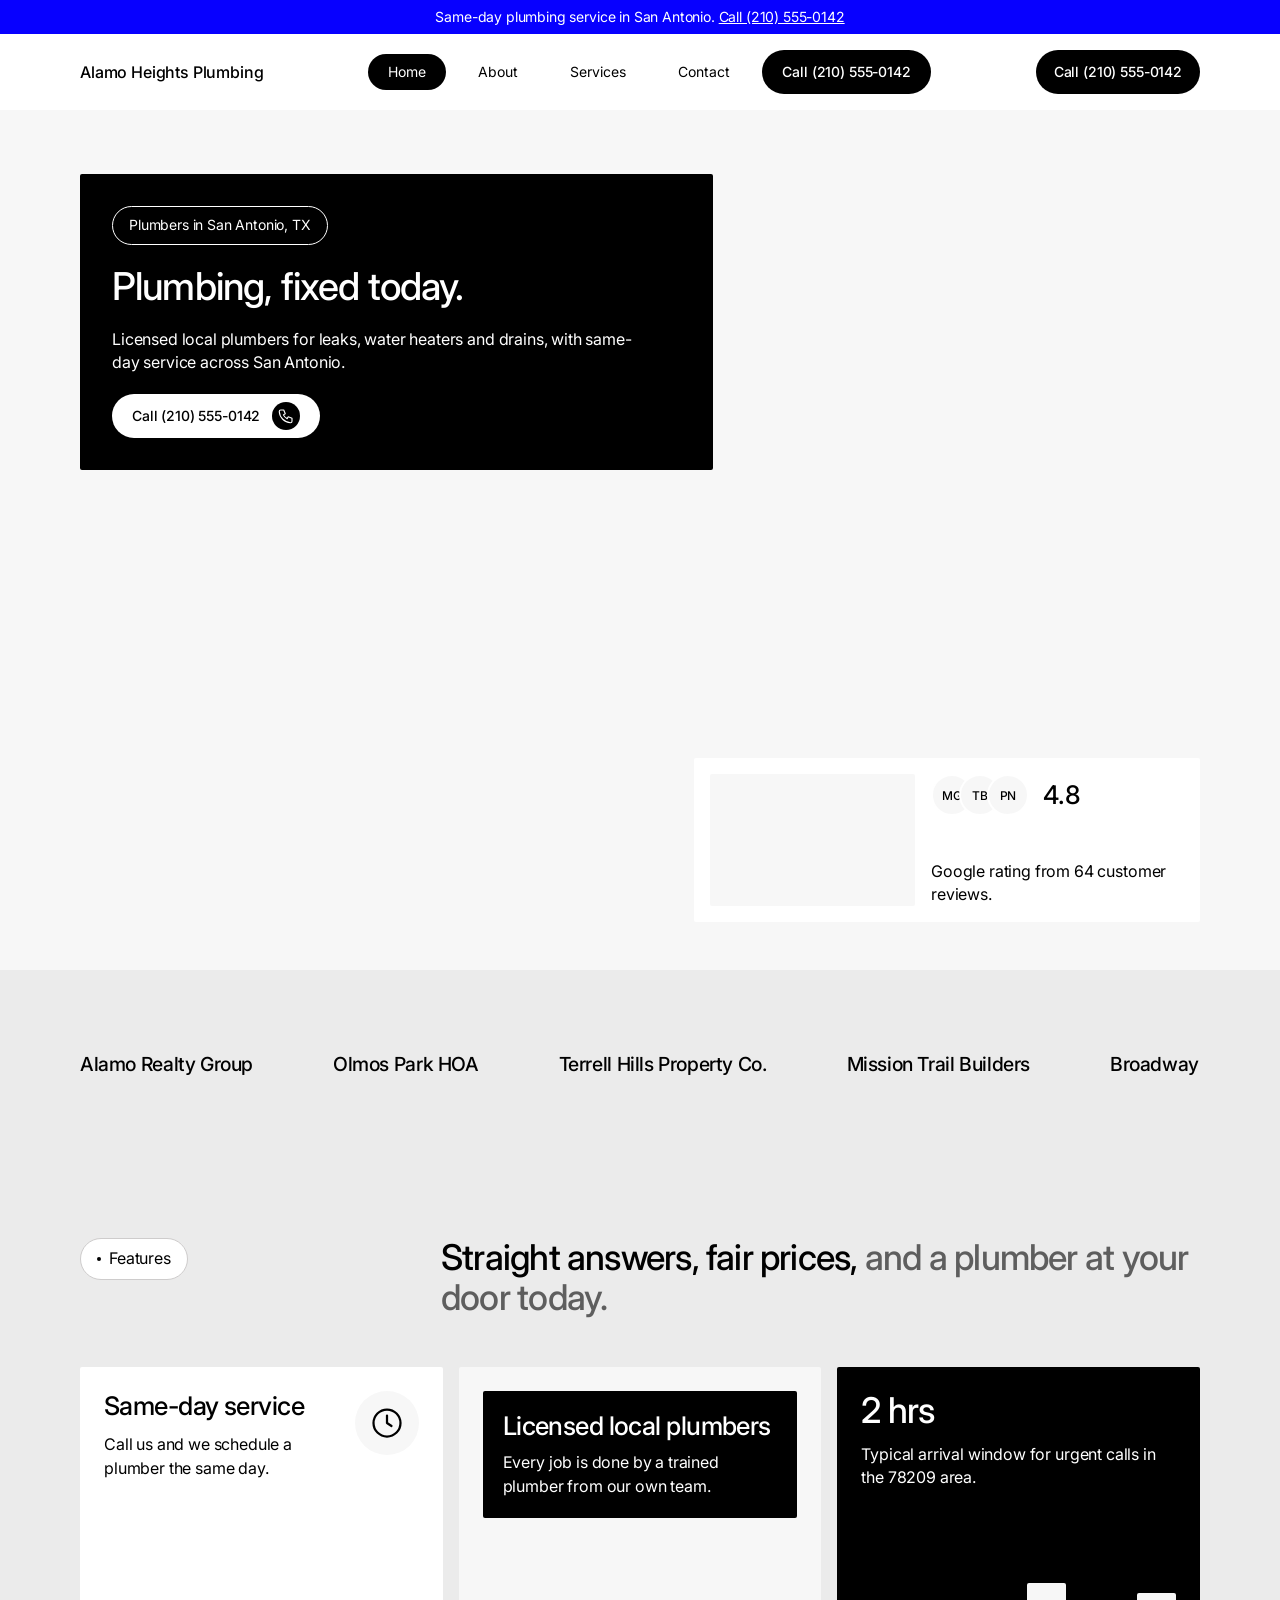
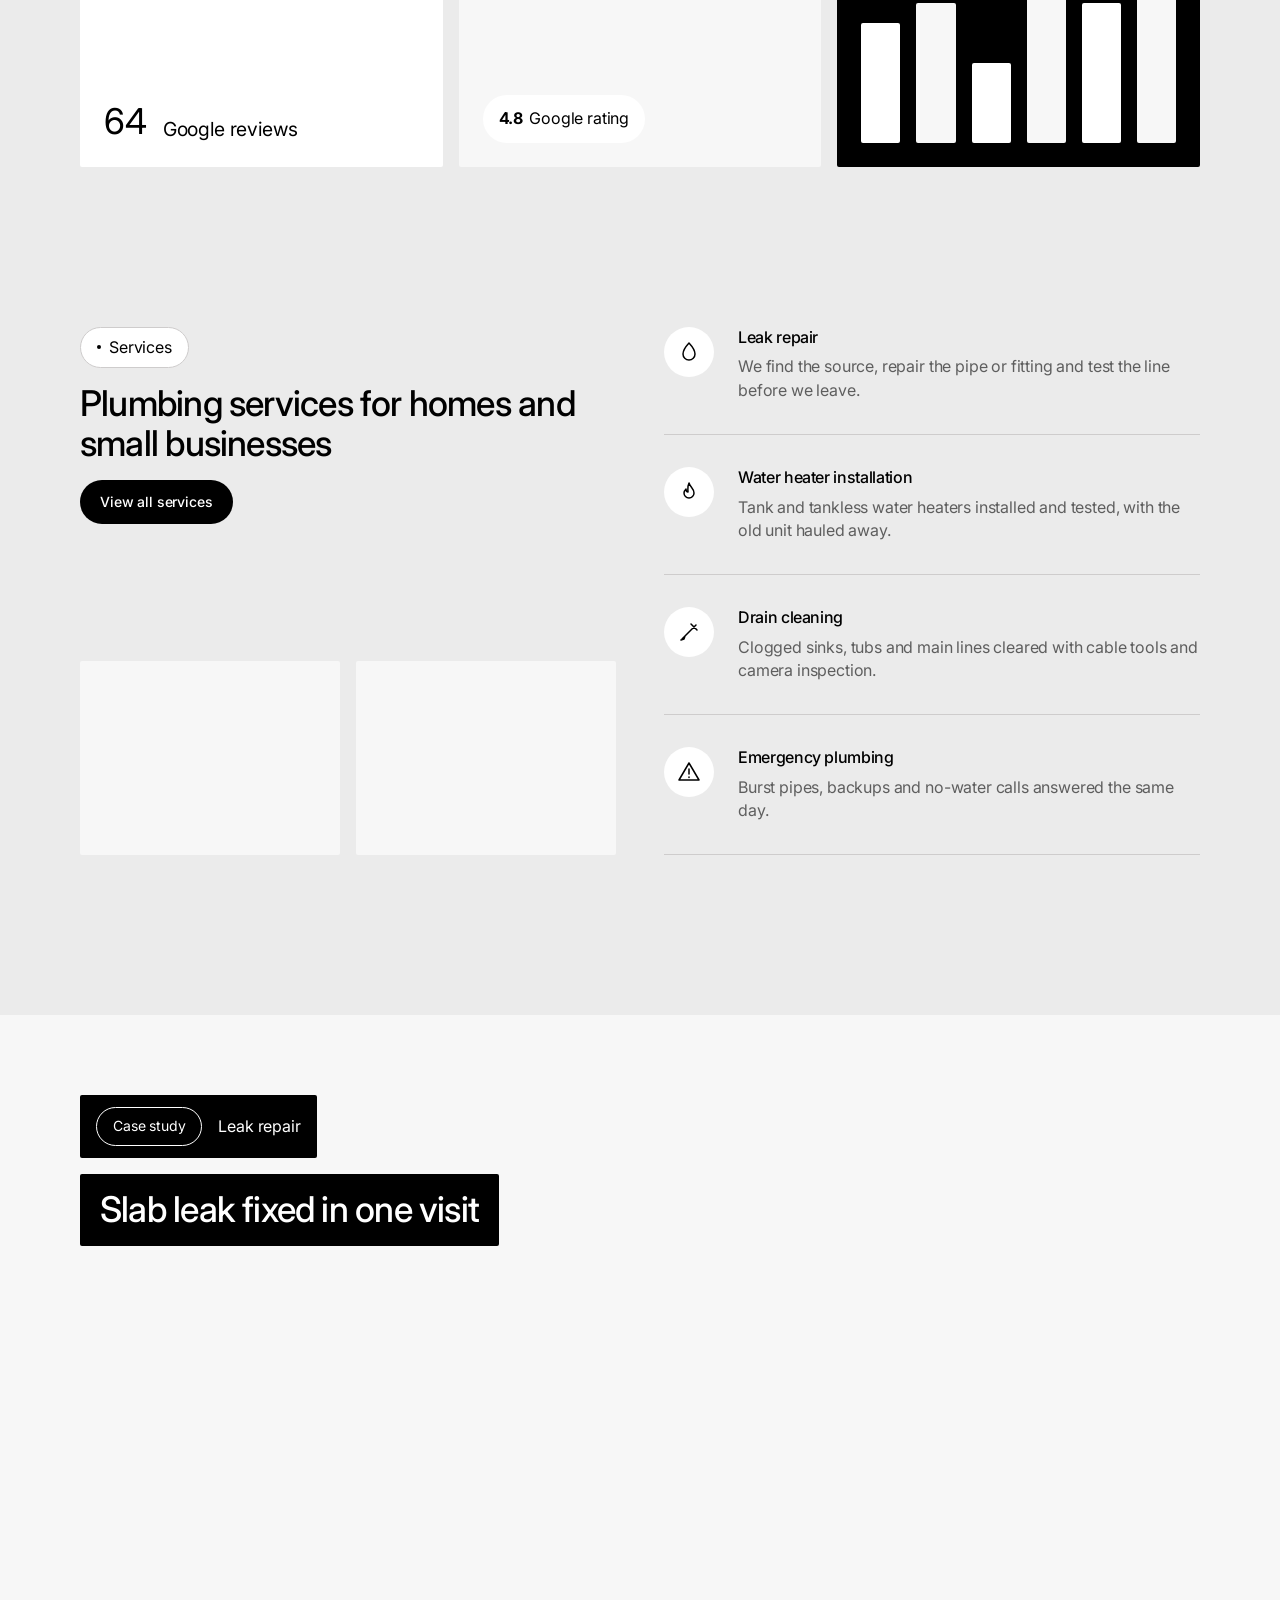
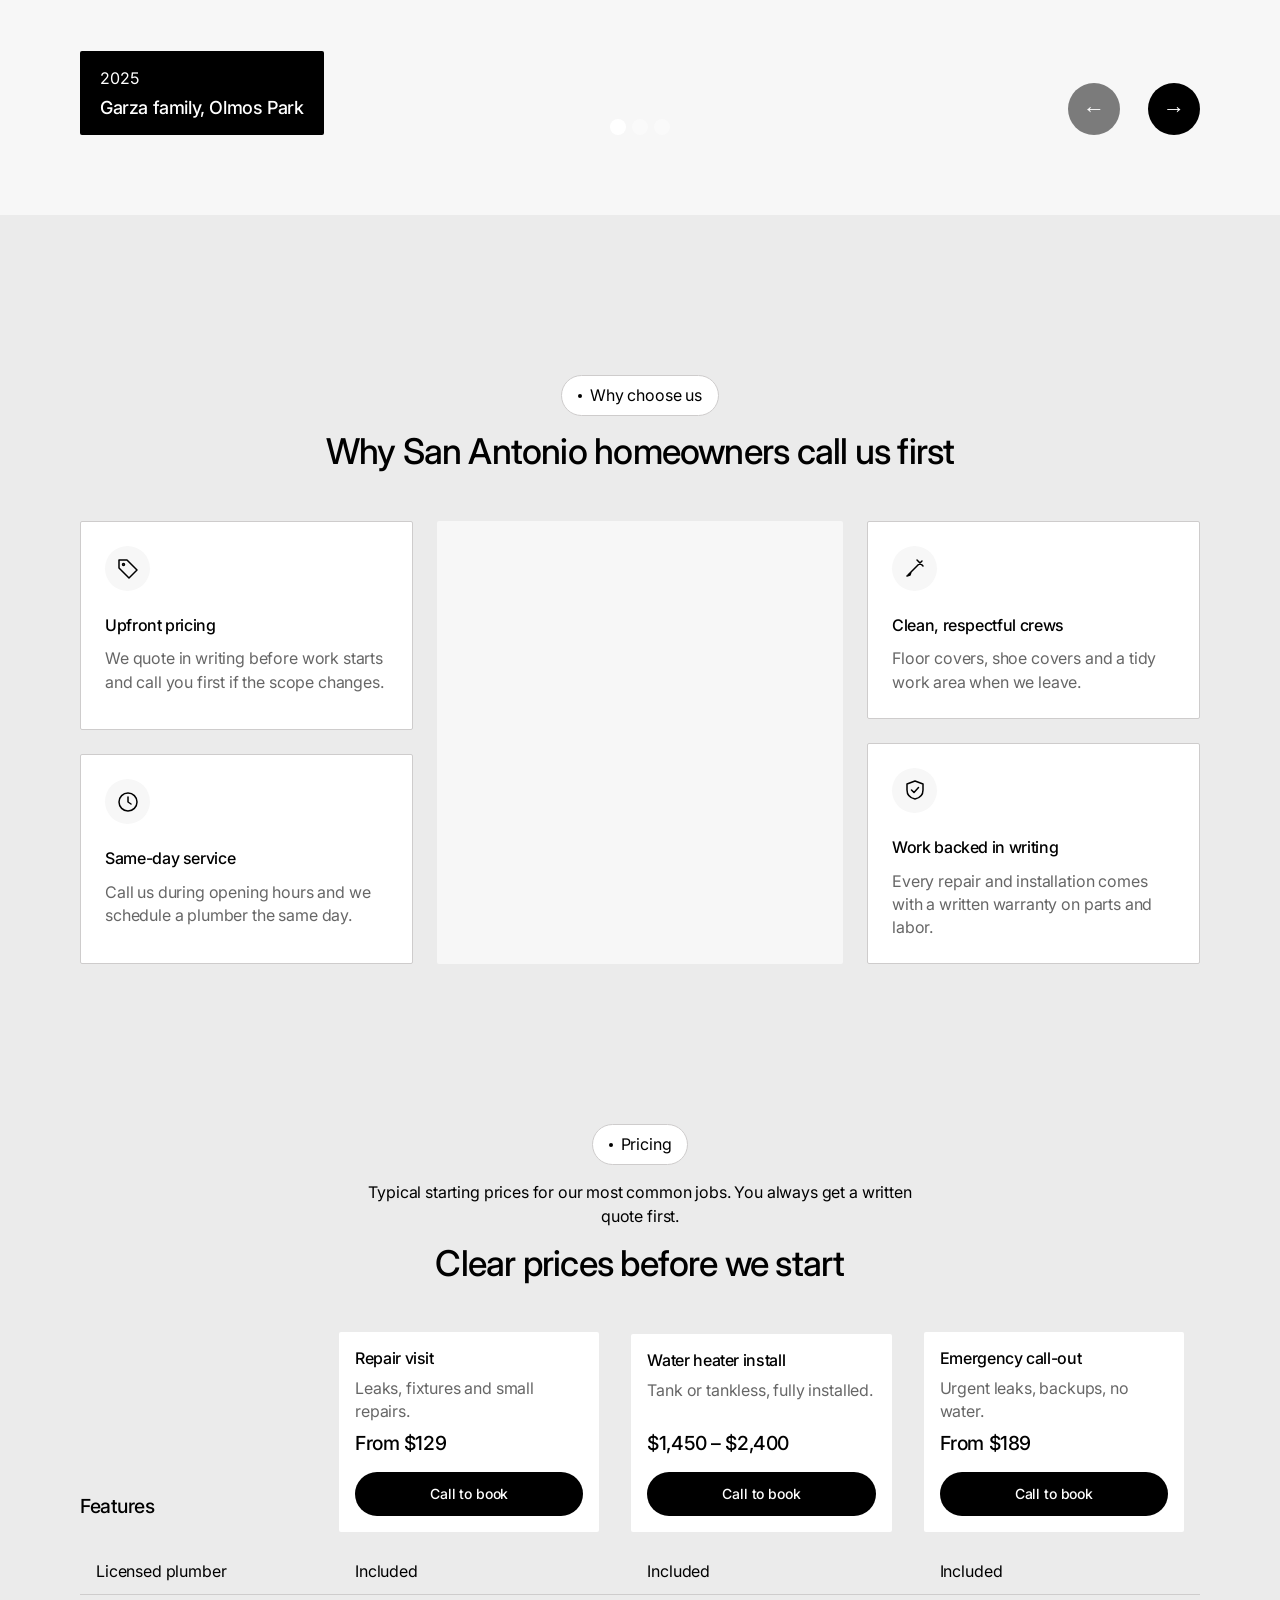
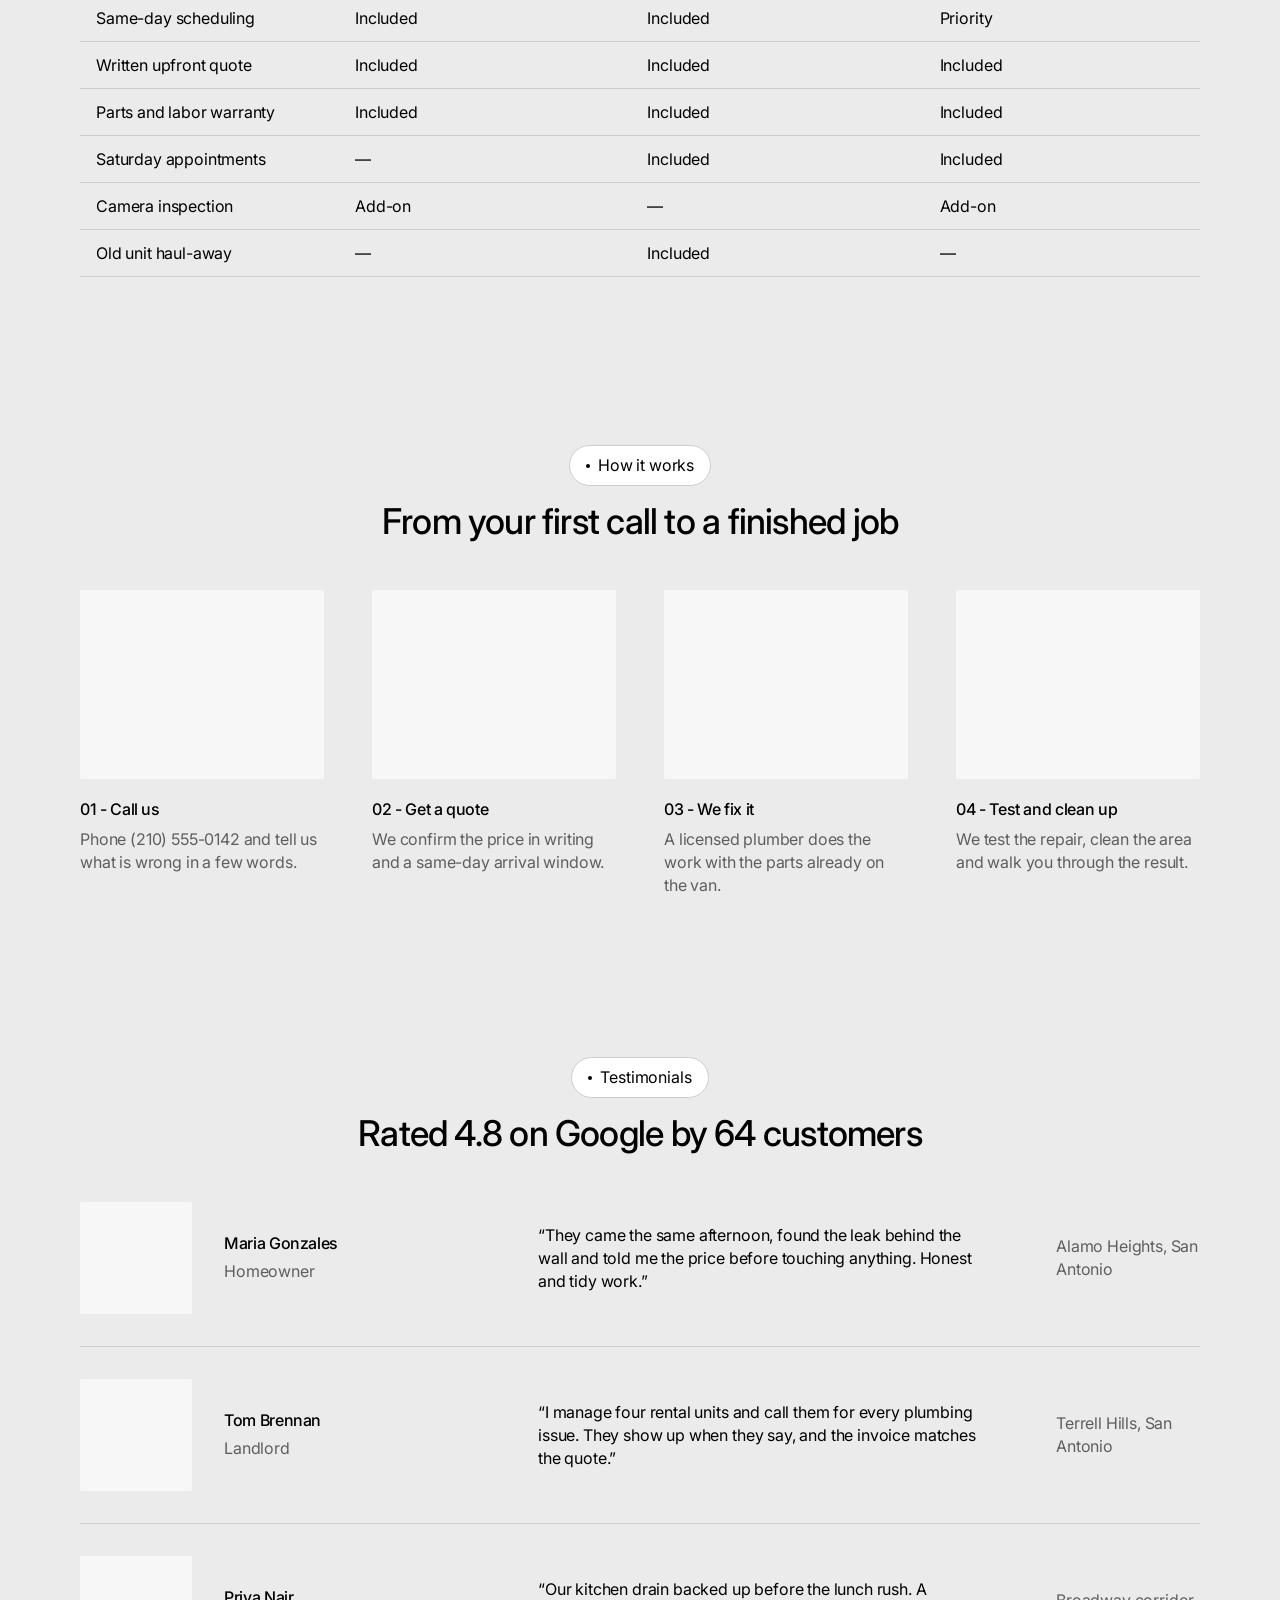
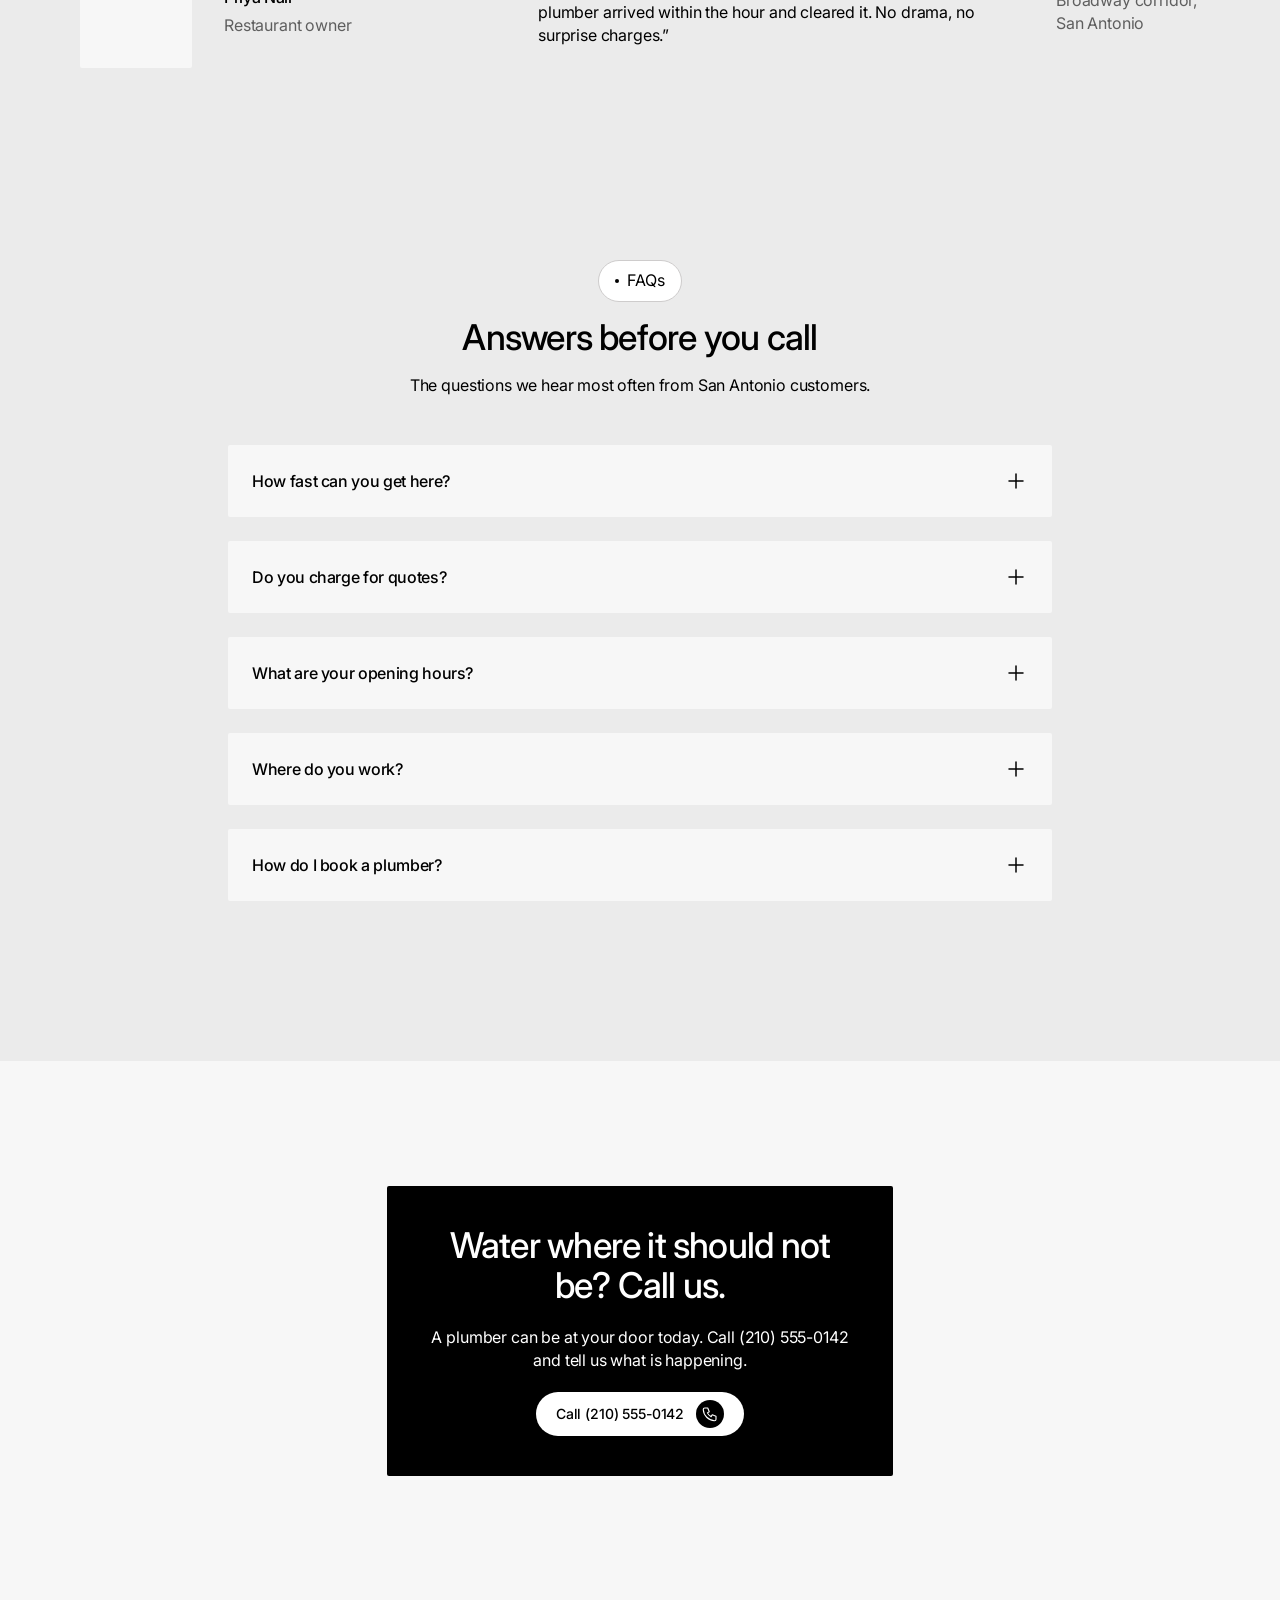
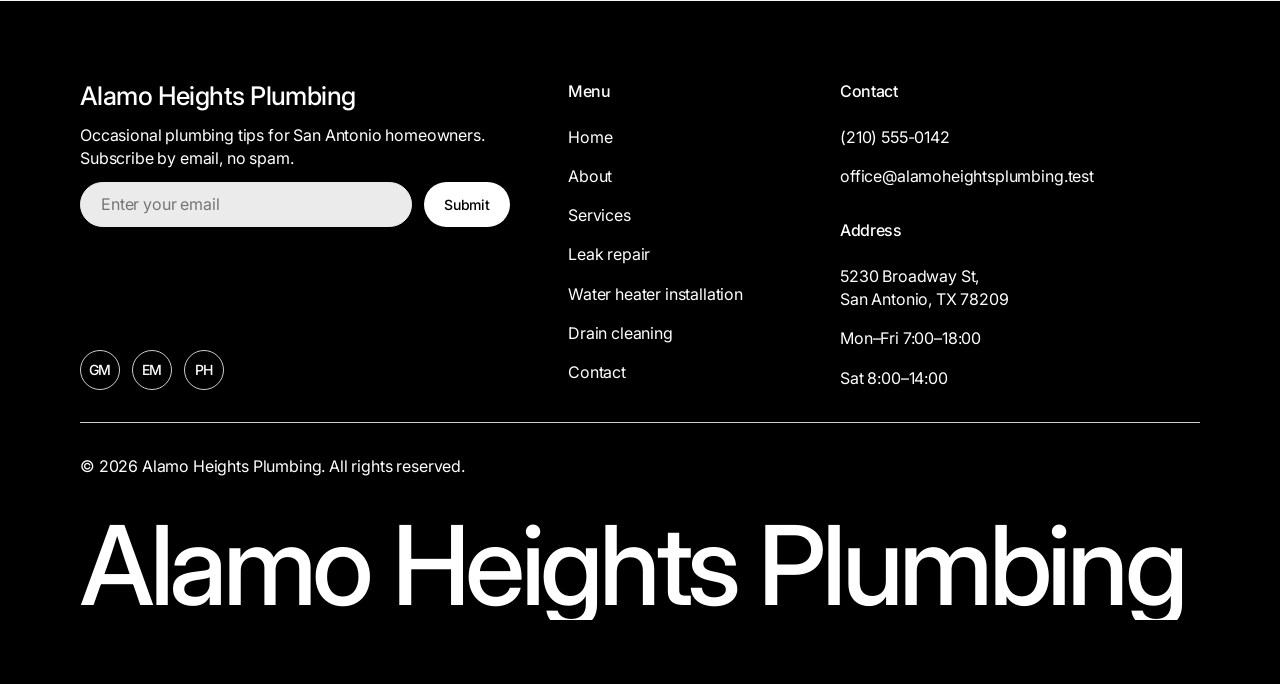
<file: alamo-heights-plumbing-san-antonio/index.html>
<!doctype html>
<html lang="en-US">
<head>
<meta name="robots" content="noindex, nofollow">
<meta charset="utf-8">
<meta name="viewport" content="width=device-width, initial-scale=1">
<title>Alamo Heights Plumbing | Same-day plumber in San Antonio, TX</title>
<meta name="description" content="Licensed local plumbers in San Antonio, TX. Leak repair, water heaters, drain cleaning and emergency plumbing, same-day service. Call (210) 555-0142.">
<meta name="lead-id" content="L0011">
<link rel="stylesheet" href="styles.css">
<script src="script.js" defer></script>
</head>
<body data-style="homegoods" data-site="company_profile">
<script type="application/json" id="build-brief">
{
  "lead_id": "L0011",
  "site_type": "company_profile",
  "template": "COM OUTREACH",
  "style_niche": "homegoods",
  "style_reason": "A plumbing business needs a clean, calm, factual look with plain wording, which matches the Basic.Space style for technical services.",
  "language": "en-US", "currency": "USD", "country": "US", "city": "San Antonio",
  "business": {
    "name": "Alamo Heights Plumbing",
    "summary": "Local plumbers in San Antonio, TX offering leak repair, water heater installation, drain cleaning and emergency plumbing with same-day service.",
    "audience": "Homeowners, landlords and small businesses in San Antonio and nearby neighborhoods",
    "positioning": "Straightforward, trustworthy plumbing with clear prices and same-day visits"
  },
  "tone": "Straightforward and trustworthy, factual, quiet, no hype; same-day service stated plainly (notes + Basic.Space copy rules)",
  "primary_cta": { "label": "Call (210) 555-0142", "action": "tel:2105550142", "why": "Notes ask to mention same-day service; for plumbing the fastest way to get same-day help is a phone call." },
  "secondary_cta": { "label": "Send a message", "action": "#contact" },
  "contact": {
    "email": "office@alamoheightsplumbing.test",
    "phone": "(210) 555-0142",
    "address": "5230 Broadway St, San Antonio, TX 78209",
    "maps": "https://maps.google.com/?cid=4006",
    "hours": ["Mon–Fri 7:00–18:00", "Sat 8:00–14:00"]
  },
  "offer": {
    "services": ["Leak repair", "Water heater installation", "Drain cleaning", "Emergency plumbing"],
    "products": [],
    "categories": []
  },
  "proof": { "google_rating": 4.8, "review_count": 64 },
  "pages": ["home", "about", "services", "service/leak-repair", "service/water-heater-installation", "service/drain-cleaning", "service/emergency-plumbing", "contact", "404"],
  "generated_content": [
    "Hero tagline, headline and supporting text",
    "Partner/community names in the logo marquee",
    "Feature card texts and the '2 hrs' arrival stat",
    "Case studies (clients, results, years)",
    "Reasons to choose us",
    "Pricing plans, prices and feature rows",
    "Workflow steps",
    "Testimonials (names, areas, quotes)",
    "FAQ answers beyond the CSV data",
    "About page: metrics 12+ years and 1,800+ repairs, vision, mission, timeline, team members",
    "Service detail page copy, included items and quotes",
    "Neighborhood names used in copy (Olmos Park, Terrell Hills)",
    "Note: only 4 services exist, so each service page shows the 3 other services"
  ]
}
</script>

<svg width="0" height="0" style="position:absolute" aria-hidden="true" focusable="false">
<defs>
<symbol id="i-wrench" viewBox="0 0 24 24"><path d="M14.7 6.3a4 4 0 0 0-5.4 5.4L3 18l3 3 6.3-6.3a4 4 0 0 0 5.4-5.4l-2.6 2.6-2.4-.6-.6-2.4z"/></symbol>
<symbol id="i-drop" viewBox="0 0 24 24"><path d="M12 3s6 6.5 6 11a6 6 0 0 1-12 0c0-4.5 6-11 6-11z"/></symbol>
<symbol id="i-flame" viewBox="0 0 24 24"><path d="M12 3c1 4 5 5.5 5 10a5 5 0 0 1-10 0c0-2 1-3 2-4 0 2 1 3 2 3 0-3-1-5 1-9z"/></symbol>
<symbol id="i-alert" viewBox="0 0 24 24"><path d="M12 3 2 20h20zM12 9v5M12 17v.5"/></symbol>
<symbol id="i-clock" viewBox="0 0 24 24"><circle cx="12" cy="12" r="9"/><path d="M12 7v5l3 2"/></symbol>
<symbol id="i-shield" viewBox="0 0 24 24"><path d="M12 3l8 3v6c0 5-3.5 8-8 9-4.5-1-8-4-8-9V6z"/><path d="m8.5 12 2.5 2.5 4.5-5"/></symbol>
<symbol id="i-tag" viewBox="0 0 24 24"><path d="M3 12V4h8l10 10-8 8z"/><circle cx="7.5" cy="8.5" r="1"/></symbol>
<symbol id="i-broom" viewBox="0 0 24 24"><path d="M5 19 19 5M14 4l6 6M4 20l3-1 1-3"/></symbol>
<symbol id="i-phone" viewBox="0 0 24 24"><path d="M5 4h4l2 5-2.5 1.5a11 11 0 0 0 5 5L15 13l5 2v4a2 2 0 0 1-2 2A16 16 0 0 1 3 6a2 2 0 0 1 2-2z"/></symbol>
<symbol id="i-mail" viewBox="0 0 24 24"><rect x="3" y="5" width="18" height="14" rx="1"/><path d="m3 7 9 6 9-6"/></symbol>
<symbol id="i-pin" viewBox="0 0 24 24"><path d="M12 21s7-6 7-11a7 7 0 0 0-14 0c0 5 7 11 7 11z"/><circle cx="12" cy="10" r="2.5"/></symbol>
<symbol id="i-plus" viewBox="0 0 24 24"><path d="M12 5v14M5 12h14"/></symbol>
<symbol id="i-minus" viewBox="0 0 24 24"><path d="M5 12h14"/></symbol>
<symbol id="i-arrow" viewBox="0 0 24 24"><path d="M7 17 17 7M8 7h9v9"/></symbol>
<symbol id="i-quote" viewBox="0 0 24 24"><path d="M6 17c0-4 1-7 4-9M14 17c0-4 1-7 4-9"/></symbol>
</defs>
</svg>

<div class="announce" data-section="announcement"><p>Same-day plumbing service in San Antonio. <a href="tel:2105550142">Call (210) 555-0142</a></p></div>

<header class="site-header" data-section="header">
  <div class="container nav">
    <a class="brand" href="#home" aria-label="Alamo Heights Plumbing, home">Alamo Heights Plumbing</a>
    <nav class="nav-menu" id="menu" aria-label="Main">
      <a href="#home" data-nav="home">Home</a>
      <a href="#about" data-nav="about">About</a>
      <a href="#services" data-nav="services">Services</a>
      <a href="#contact" data-nav="contact">Contact</a>
      <a class="btn menu-cta" href="tel:2105550142"><span>Call (210) 555-0142</span></a>
    </nav>
    <a class="btn btn--sm nav-cta" href="tel:2105550142"><span>Call (210) 555-0142</span></a>
    <button class="burger" type="button" aria-expanded="false" aria-controls="menu" aria-label="Open menu"><span></span><span></span><span></span></button>
  </div>
</header>

<main id="main" tabindex="-1">

<!-- ============ HOME ============ -->
<section class="page" data-page="home" id="home" data-title="Alamo Heights Plumbing | Same-day plumber in San Antonio, TX">

<section class="hero" data-section="hero-video">
  <div class="media hero-media" data-parallax><img data-pixabay="plumber repairing pipe sink" data-orientation="horizontal" data-large="1" alt="Plumber repairing a pipe under a kitchen sink" width="1440" height="900"></div>
  <div class="container hero-wrap">
    <div class="hero-copy on-photo">
      <div class="tag-pill" data-anim="down">Plumbers in San Antonio, TX</div>
      <h1 data-split>Plumbing, fixed today.</h1>
      <p data-anim="up">Licensed local plumbers for leaks, water heaters and drains, with same-day service across San Antonio.</p>
      <a class="btn btn--light" data-anim="up" style="--d:.2s" href="tel:2105550142"><span>Call (210) 555-0142</span><i class="btn-ic" aria-hidden="true"><svg class="ic"><use href="#i-phone"/></svg></i></a>
    </div>
    <div class="hero-card" data-anim="down" style="--d:.3s">
      <div class="media" style="aspect-ratio:205/132"><img data-pixabay="plumber van tools" data-orientation="horizontal" alt="Plumber unloading tools from a service van" width="418" height="279"></div>
      <div class="hero-card-body">
        <div class="avatars"><span>MG</span><span>TB</span><span>PN</span><b class="h3">4.8</b></div>
        <p>Google rating from 64 customer reviews.</p>
      </div>
    </div>
  </div>
</section>

<section class="sec sec--logos" data-section="logo-marquee">
  <div class="container">
    <div class="marquee" role="group" aria-label="Local partners and communities we work with">
      <div class="marquee-track">
        <div class="marquee-set"><span>Alamo Realty Group</span><span>Olmos Park HOA</span><span>Terrell Hills Property Co.</span><span>Mission Trail Builders</span><span>Broadway Lofts</span></div>
        <div class="marquee-set" aria-hidden="true"><span>Alamo Realty Group</span><span>Olmos Park HOA</span><span>Terrell Hills Property Co.</span><span>Mission Trail Builders</span><span>Broadway Lofts</span></div>
      </div>
    </div>
  </div>
</section>

<section class="sec" data-section="feature-cards">
  <div class="container">
    <div class="feat-head">
      <div class="eyebrow" data-anim="up"><span class="dot"></span>Features</div>
      <h2 data-split>Straight answers, fair prices, <span class="faded">and a plumber at your door today.</span></h2>
    </div>
    <div class="feat-grid">
      <article class="fcard fcard--light" data-anim="left">
        <div class="fcard-top">
          <div><h3 class="h3">Same-day service</h3><p>Call us and we schedule a plumber the same day.</p></div>
          <div class="ficon"><svg class="ic ic--lg"><use href="#i-clock"/></svg></div>
        </div>
        <div class="fcard-bottom"><span class="h2">64</span><span class="h4">Google reviews</span></div>
      </article>
      <article class="fcard fcard--photo" data-anim="up" style="--d:.15s">
        <div class="media"><img data-pixabay="plumber water heater home" data-orientation="horizontal" alt="Plumber checking a water heater in a utility room" width="800" height="800"></div>
        <div class="fcard-photo-in on-photo">
          <h3 class="h3">Licensed local plumbers</h3>
          <p>Every job is done by a trained plumber from our own team.</p>
        </div>
        <div class="year-pill"><strong>4.8</strong><span>Google rating</span></div>
      </article>
      <article class="fcard fcard--accent" data-anim="right" style="--d:.3s">
        <div><h3 class="h2">2 hrs</h3><p>Typical arrival window for urgent calls in the 78209 area.</p></div>
        <div class="chart" aria-hidden="true"><i style="height:120px"></i><i style="height:140px"></i><i style="height:80px"></i><i style="height:160px"></i><i style="height:140px"></i><i style="height:150px"></i></div>
      </article>
    </div>
  </div>
</section>

<section class="sec" data-section="services-showcase">
  <div class="container svc-wrap">
    <div class="svc-left">
      <div class="svc-head">
        <div class="eyebrow" data-anim="right"><span class="dot"></span>Services</div>
        <h2 data-split>Plumbing services for homes and small businesses</h2>
        <a class="btn" data-anim="right" style="--d:.2s" href="#services"><span>View all services</span></a>
      </div>
      <div class="svc-imgs">
        <div class="media curtain" style="aspect-ratio:296/221"><img data-pixabay="plumber pipe wrench" data-orientation="horizontal" alt="Plumber tightening a pipe with a wrench" width="503" height="375"></div>
        <div class="media curtain" style="aspect-ratio:296/221"><img data-pixabay="water heater tank" data-orientation="horizontal" alt="Water heater installed in a home" width="503" height="375"></div>
      </div>
    </div>
    <div class="svc-list">
      <a class="svc-item" href="#service/leak-repair" data-anim="up"><span class="sicon"><svg class="ic"><use href="#i-drop"/></svg></span><span><h3 class="h6">Leak repair</h3><p>We find the source, repair the pipe or fitting and test the line before we leave.</p></span></a>
      <a class="svc-item" href="#service/water-heater-installation" data-anim="up" style="--d:.1s"><span class="sicon"><svg class="ic"><use href="#i-flame"/></svg></span><span><h3 class="h6">Water heater installation</h3><p>Tank and tankless water heaters installed and tested, with the old unit hauled away.</p></span></a>
      <a class="svc-item" href="#service/drain-cleaning" data-anim="up" style="--d:.2s"><span class="sicon"><svg class="ic"><use href="#i-broom"/></svg></span><span><h3 class="h6">Drain cleaning</h3><p>Clogged sinks, tubs and main lines cleared with cable tools and camera inspection.</p></span></a>
      <a class="svc-item" href="#service/emergency-plumbing" data-anim="up" style="--d:.3s"><span class="sicon"><svg class="ic"><use href="#i-alert"/></svg></span><span><h3 class="h6">Emergency plumbing</h3><p>Burst pipes, backups and no-water calls answered the same day.</p></span></a>
    </div>
  </div>
</section>

<section class="sec sec--flush" data-section="project-slider">
  <div class="proj" data-slider>
    <div class="proj-track">
      <article class="proj-slide">
        <div class="media proj-media" data-parallax><img data-pixabay="kitchen pipe leak repair" data-orientation="horizontal" data-large="1" alt="Plumber repairing a leaking pipe in a home" width="1440" height="960"></div>
        <div class="proj-info">
          <div class="proj-top">
            <div class="proj-meta on-photo"><span class="tag-pill">Case study</span><span>Leak repair</span></div>
            <h2 class="on-photo">Slab leak fixed in one visit</h2>
          </div>
          <div class="proj-bottom on-photo"><p>2025</p><h3 class="h5">Garza family, Olmos Park</h3></div>
        </div>
      </article>
      <article class="proj-slide" aria-hidden="true">
        <div class="media proj-media" data-parallax><img data-pixabay="tankless water heater wall" data-orientation="horizontal" data-large="1" alt="Tankless water heater mounted on a wall" width="1440" height="960"></div>
        <div class="proj-info">
          <div class="proj-top">
            <div class="proj-meta on-photo"><span class="tag-pill">Case study</span><span>Water heater installation</span></div>
            <h2 class="on-photo">Tankless heater, no cold showers</h2>
          </div>
          <div class="proj-bottom on-photo"><p>2025</p><h3 class="h5">Ruiz household, Alamo Heights</h3></div>
        </div>
      </article>
      <article class="proj-slide" aria-hidden="true">
        <div class="media proj-media" data-parallax><img data-pixabay="plumber drain camera inspection" data-orientation="horizontal" data-large="1" alt="Plumber inspecting a main drain line" width="1440" height="960"></div>
        <div class="proj-info">
          <div class="proj-top">
            <div class="proj-meta on-photo"><span class="tag-pill">Case study</span><span>Drain cleaning</span></div>
            <h2 class="on-photo">Main line cleared before closing</h2>
          </div>
          <div class="proj-bottom on-photo"><p>2024</p><h3 class="h5">Terrell Hills duplex owners</h3></div>
        </div>
      </article>
    </div>
    <button class="proj-arrow proj-prev" type="button" aria-label="Previous case study"><span aria-hidden="true">←</span></button>
    <button class="proj-arrow proj-next" type="button" aria-label="Next case study"><span aria-hidden="true">→</span></button>
    <div class="proj-dots"><button type="button" aria-label="Case study 1"></button><button type="button" aria-label="Case study 2"></button><button type="button" aria-label="Case study 3"></button></div>
  </div>
</section>

<section class="sec" data-section="value-video">
  <div class="container">
    <div class="sec-head center">
      <div class="eyebrow" data-anim="down"><span class="dot"></span>Why choose us</div>
      <h2 data-split>Why San Antonio homeowners call us first</h2>
    </div>
    <div class="val-grid">
      <div class="val-col">
        <article class="val-card" data-anim="rise"><span class="vicon"><svg class="ic"><use href="#i-tag"/></svg></span><div><h3 class="h6">Upfront pricing</h3><p>We quote in writing before work starts and call you first if the scope changes.</p></div></article>
        <article class="val-card" data-anim="rise" style="--d:.1s"><span class="vicon"><svg class="ic"><use href="#i-clock"/></svg></span><div><h3 class="h6">Same-day service</h3><p>Call us during opening hours and we schedule a plumber the same day.</p></div></article>
      </div>
      <div class="media val-vid" data-anim="up"><img data-pixabay="plumber installing faucet" data-orientation="vertical" alt="Plumber installing a kitchen faucet" width="406" height="440"></div>
      <div class="val-col">
        <article class="val-card" data-anim="rise" style="--d:.2s"><span class="vicon"><svg class="ic"><use href="#i-broom"/></svg></span><div><h3 class="h6">Clean, respectful crews</h3><p>Floor covers, shoe covers and a tidy work area when we leave.</p></div></article>
        <article class="val-card" data-anim="rise" style="--d:.3s"><span class="vicon"><svg class="ic"><use href="#i-shield"/></svg></span><div><h3 class="h6">Work backed in writing</h3><p>Every repair and installation comes with a written warranty on parts and labor.</p></div></article>
      </div>
    </div>
  </div>
</section>

<section class="sec" data-section="pricing-table">
  <div class="container">
    <div class="sec-head center">
      <div class="eyebrow" data-anim="right"><span class="dot"></span>Pricing</div>
      <p data-anim="left">Typical starting prices for our most common jobs. You always get a written quote first.</p>
      <h2 data-split>Clear prices before we start</h2>
    </div>
    <div class="price-scroll" data-anim="up">
      <div class="price-table">
        <div class="price-col price-col--names">
          <h3 class="h4">Features</h3>
          <div class="price-rows"><p>Licensed plumber</p><p>Same-day scheduling</p><p>Written upfront quote</p><p>Parts and labor warranty</p><p>Saturday appointments</p><p>Camera inspection</p><p>Old unit haul-away</p></div>
        </div>
        <div class="price-col">
          <div class="price-head"><h4 class="h6">Repair visit</h4><p>Leaks, fixtures and small repairs.</p><h5 class="h4">From $129</h5><a class="btn btn--block" href="tel:2105550142"><span>Call to book</span></a></div>
          <div class="price-rows"><p>Included</p><p>Included</p><p>Included</p><p>Included</p><p>—</p><p>Add-on</p><p>—</p></div>
        </div>
        <div class="price-col">
          <div class="price-head"><h4 class="h6">Water heater install</h4><p>Tank or tankless, fully installed.</p><h5 class="h4">$1,450 – $2,400</h5><a class="btn btn--block" href="tel:2105550142"><span>Call to book</span></a></div>
          <div class="price-rows"><p>Included</p><p>Included</p><p>Included</p><p>Included</p><p>Included</p><p>—</p><p>Included</p></div>
        </div>
        <div class="price-col">
          <div class="price-head"><h4 class="h6">Emergency call-out</h4><p>Urgent leaks, backups, no water.</p><h5 class="h4">From $189</h5><a class="btn btn--block" href="tel:2105550142"><span>Call to book</span></a></div>
          <div class="price-rows"><p>Included</p><p>Priority</p><p>Included</p><p>Included</p><p>Included</p><p>Add-on</p><p>—</p></div>
        </div>
      </div>
    </div>
  </div>
</section>

<section class="sec" data-section="workflow-steps">
  <div class="container">
    <div class="sec-head center">
      <div class="eyebrow" data-anim="up"><span class="dot"></span>How it works</div>
      <h2 data-split>From your first call to a finished job</h2>
    </div>
    <div class="wf-grid">
      <article class="wf-card" data-anim="up"><div class="media curtain wf-img"><img data-pixabay="person phone call home" data-orientation="horizontal" alt="Homeowner calling a plumber on the phone" width="1439" height="1416"></div><h3 class="h6">01 - Call us</h3><p>Phone (210) 555-0142 and tell us what is wrong in a few words.</p></article>
      <article class="wf-card" data-anim="up" style="--d:.1s"><div class="media curtain wf-img"><img data-pixabay="plumber clipboard quote" data-orientation="horizontal" alt="Plumber writing a quote on a clipboard" width="1439" height="1416"></div><h3 class="h6">02 - Get a quote</h3><p>We confirm the price in writing and a same-day arrival window.</p></article>
      <article class="wf-card" data-anim="up" style="--d:.2s"><div class="media curtain wf-img"><img data-pixabay="plumber fixing pipe" data-orientation="horizontal" alt="Plumber fixing a pipe" width="1439" height="1416"></div><h3 class="h6">03 - We fix it</h3><p>A licensed plumber does the work with the parts already on the van.</p></article>
      <article class="wf-card" data-anim="up" style="--d:.3s"><div class="media curtain wf-img"><img data-pixabay="clean kitchen sink faucet" data-orientation="horizontal" alt="Clean kitchen sink after plumbing work" width="1439" height="1416"></div><h3 class="h6">04 - Test and clean up</h3><p>We test the repair, clean the area and walk you through the result.</p></article>
    </div>
  </div>
</section>

<section class="sec" data-section="testimonial-list">
  <div class="container">
    <div class="sec-head center">
      <div class="eyebrow" data-anim="down"><span class="dot"></span>Testimonials</div>
      <h2 data-split>Rated 4.8 on Google by 64 customers</h2>
    </div>
    <div class="testi-list">
      <article class="testi" data-anim="rise">
        <div class="testi-client"><div class="media testi-img" style="aspect-ratio:1/1"><img data-pixabay="woman portrait smiling home" data-orientation="vertical" alt="Portrait of a smiling homeowner" width="317" height="317"></div><div><h3 class="h6">Maria Gonzales</h3><p>Homeowner</p></div></div>
        <p class="testi-quote">“They came the same afternoon, found the leak behind the wall and told me the price before touching anything. Honest and tidy work.”</p>
        <p class="testi-loc">Alamo Heights, San Antonio</p>
      </article>
      <article class="testi" data-anim="rise" style="--d:.1s">
        <div class="testi-client"><div class="media testi-img" style="aspect-ratio:1/1"><img data-pixabay="man portrait landlord smiling" data-orientation="vertical" alt="Portrait of a smiling landlord" width="317" height="317"></div><div><h3 class="h6">Tom Brennan</h3><p>Landlord</p></div></div>
        <p class="testi-quote">“I manage four rental units and call them for every plumbing issue. They show up when they say, and the invoice matches the quote.”</p>
        <p class="testi-loc">Terrell Hills, San Antonio</p>
      </article>
      <article class="testi" data-anim="rise" style="--d:.2s">
        <div class="testi-client"><div class="media testi-img" style="aspect-ratio:1/1"><img data-pixabay="woman portrait business owner" data-orientation="vertical" alt="Portrait of a restaurant owner" width="317" height="317"></div><div><h3 class="h6">Priya Nair</h3><p>Restaurant owner</p></div></div>
        <p class="testi-quote">“Our kitchen drain backed up before the lunch rush. A plumber arrived within the hour and cleared it. No drama, no surprise charges.”</p>
        <p class="testi-loc">Broadway corridor, San Antonio</p>
      </article>
    </div>
  </div>
</section>

<section class="sec" data-section="faq-list">
  <div class="container">
    <div class="sec-head center sec-head--narrow">
      <div class="eyebrow" data-anim="right"><span class="dot"></span>FAQs</div>
      <h2 data-split>Answers before you call</h2>
      <p data-anim="left">The questions we hear most often from San Antonio customers.</p>
    </div>
    <div class="faq-list">
      <div class="faq-item" data-anim="rise"><button class="faq-q" type="button" aria-expanded="false"><h3 class="h6">How fast can you get here?</h3><span class="faq-ic"><svg class="ic ic-plus"><use href="#i-plus"/></svg><svg class="ic ic-minus"><use href="#i-minus"/></svg></span></button><div class="faq-a"><p>We offer same-day service. Call (210) 555-0142 during opening hours and we confirm an arrival window when we take your call.</p></div></div>
      <div class="faq-item" data-anim="rise" style="--d:.05s"><button class="faq-q" type="button" aria-expanded="false"><h3 class="h6">Do you charge for quotes?</h3><span class="faq-ic"><svg class="ic ic-plus"><use href="#i-plus"/></svg><svg class="ic ic-minus"><use href="#i-minus"/></svg></span></button><div class="faq-a"><p>We give a written quote before work begins. If the scope changes during the job, we call you first and you decide.</p></div></div>
      <div class="faq-item" data-anim="rise" style="--d:.1s"><button class="faq-q" type="button" aria-expanded="false"><h3 class="h6">What are your opening hours?</h3><span class="faq-ic"><svg class="ic ic-plus"><use href="#i-plus"/></svg><svg class="ic ic-minus"><use href="#i-minus"/></svg></span></button><div class="faq-a"><p>Mon–Fri 7:00–18:00 and Sat 8:00–14:00. Call us in these hours and we schedule a plumber the same day.</p></div></div>
      <div class="faq-item" data-anim="rise" style="--d:.15s"><button class="faq-q" type="button" aria-expanded="false"><h3 class="h6">Where do you work?</h3><span class="faq-ic"><svg class="ic ic-plus"><use href="#i-plus"/></svg><svg class="ic ic-minus"><use href="#i-minus"/></svg></span></button><div class="faq-a"><p>We serve San Antonio, including Alamo Heights, Olmos Park and Terrell Hills. Our office is at 5230 Broadway St, San Antonio, TX 78209.</p></div></div>
      <div class="faq-item" data-anim="rise" style="--d:.2s"><button class="faq-q" type="button" aria-expanded="false"><h3 class="h6">How do I book a plumber?</h3><span class="faq-ic"><svg class="ic ic-plus"><use href="#i-plus"/></svg><svg class="ic ic-minus"><use href="#i-minus"/></svg></span></button><div class="faq-a"><p>Call (210) 555-0142 or email office@alamoheightsplumbing.test with a short description of the problem. We reply with a price and a same-day window.</p></div></div>
    </div>
  </div>
</section>

<section class="cta" data-section="cta-banner">
  <div class="media cta-bg" data-parallax><img data-pixabay="plumber tools pipes" data-orientation="horizontal" data-large="1" alt="Plumbing tools laid out beside copper pipes" width="1440" height="1155"></div>
  <div class="container cta-wrap">
    <div class="cta-panel on-photo">
      <h2 data-split>Water where it should not be? Call us.</h2>
      <p data-anim="up">A plumber can be at your door today. Call (210) 555-0142 and tell us what is happening.</p>
      <a class="btn btn--light" data-anim="up" style="--d:.2s" href="tel:2105550142"><span>Call (210) 555-0142</span><i class="btn-ic" aria-hidden="true"><svg class="ic"><use href="#i-phone"/></svg></i></a>
    </div>
  </div>
</section>
</section>

<!-- ============ ABOUT ============ -->
<section class="page" data-page="about" id="about" data-title="About | Alamo Heights Plumbing" hidden>
<section class="top" data-section="page-top">
  <div class="container top-wrap">
    <div class="top-head">
      <h1 data-split>Straightforward plumbing for San Antonio homes</h1>
      <p data-anim="up">We are a San Antonio plumbing team that gives clear prices, arrives when we say and leaves the job site clean.</p>
    </div>
    <div class="media curtain top-img"><img data-pixabay="plumbing team van" data-orientation="horizontal" data-large="1" alt="Plumbing team standing beside a service van" width="1440" height="562"></div>
  </div>
</section>

<section class="sec sec--metrics" data-section="key-metrics">
  <div class="container metrics">
    <div class="metric" data-anim="rise"><h2 class="h2">12+</h2><p>Years serving San Antonio</p></div>
    <div class="metric" data-anim="rise" style="--d:.1s"><h2 class="h2">1,800+</h2><p>Repairs and installations</p></div>
    <div class="metric" data-anim="rise" style="--d:.2s"><h2 class="h2">4.8</h2><p>Average Google rating</p></div>
    <div class="metric" data-anim="rise" style="--d:.3s"><h2 class="h2">64</h2><p>Google reviews</p></div>
  </div>
</section>

<section class="sec" data-section="journey-video">
  <div class="container journey">
    <div class="media journey-img"><img data-pixabay="plumber working under sink" data-orientation="vertical" alt="Plumber working under a bathroom sink" width="609" height="540"></div>
    <div class="journey-content">
      <div class="journey-head">
        <div class="eyebrow" data-anim="up"><span class="dot"></span>Our journey</div>
        <h2 data-split>Why we opened the shop</h2>
        <p data-anim="up">We started on Broadway St with one van and a simple rule: explain the problem plainly, quote honestly and fix it right.</p>
      </div>
      <div class="vm-wrap">
        <div class="vm" data-anim="up"><span class="sicon"><svg class="ic"><use href="#i-shield"/></svg></span><div><h3 class="h6">Vision</h3><p>Every San Antonio household has a plumber it trusts and can reach the same day.</p></div></div>
        <div class="vm" data-anim="up" style="--d:.1s"><span class="sicon"><svg class="ic"><use href="#i-wrench"/></svg></span><div><h3 class="h6">Mission</h3><p>Fix the problem properly the first time, quote honestly and leave the home cleaner than we found it.</p></div></div>
      </div>
    </div>
  </div>
</section>

<section class="sec" data-section="milestone-timeline">
  <div class="container tl-wrap">
    <div class="tl-head">
      <div class="eyebrow" data-anim="up"><span class="dot"></span>Milestones</div>
      <h2 data-split>How we have grown</h2>
      <p data-anim="up">A few moments that shaped the team and the way we work.</p>
    </div>
    <div class="tl-list">
      <div class="tl-item"><div class="tl-rail"><span class="tl-bullet"></span><span class="tl-line"></span></div><div class="tl-card" data-anim="up"><h3 class="h3">2013</h3><div><h4 class="h5">Shop opens on Broadway</h4><p>Two plumbers and one van start taking calls in Alamo Heights.</p></div></div></div>
      <div class="tl-item"><div class="tl-rail"><span class="tl-bullet"></span><span class="tl-line"></span></div><div class="tl-card" data-anim="up"><h3 class="h3">2016</h3><div><h4 class="h5">Water heaters added</h4><p>Tank and tankless installations join our repair work.</p></div></div></div>
      <div class="tl-item"><div class="tl-rail"><span class="tl-bullet"></span><span class="tl-line"></span></div><div class="tl-card" data-anim="up"><h3 class="h3">2020</h3><div><h4 class="h5">Emergency plumbing begins</h4><p>We add priority same-day dispatch for urgent leaks and backups.</p></div></div></div>
      <div class="tl-item"><div class="tl-rail"><span class="tl-bullet"></span><span class="tl-line"></span></div><div class="tl-card" data-anim="up"><h3 class="h3">2025</h3><div><h4 class="h5">64 Google reviews</h4><p>Our customers rate us 4.8 out of 5, and we keep working for the next review.</p></div></div></div>
    </div>
  </div>
</section>

<section class="sec" data-section="team-grid">
  <div class="container">
    <div class="sec-head center">
      <div class="eyebrow" data-anim="up"><span class="dot"></span>Our team</div>
      <h2 data-split>Meet the team</h2>
      <p data-anim="up">The people who answer your call and fix your pipes.</p>
    </div>
    <div class="team-grid">
      <article class="team-card" data-anim="up"><div class="media curtain team-img"><img data-pixabay="plumber man portrait" data-orientation="vertical" alt="Portrait of Daniel Reyes, owner and master plumber" width="406" height="400"></div><h3 class="h6">Daniel Reyes</h3><p>Owner and master plumber</p></article>
      <article class="team-card" data-anim="up" style="--d:.1s"><div class="media curtain team-img"><img data-pixabay="office manager woman portrait" data-orientation="vertical" alt="Portrait of Carla Moreno, office manager" width="406" height="400"></div><h3 class="h6">Carla Moreno</h3><p>Office manager</p></article>
      <article class="team-card" data-anim="up" style="--d:.2s"><div class="media curtain team-img"><img data-pixabay="technician man portrait workwear" data-orientation="vertical" alt="Portrait of Luis Ortega, lead plumber" width="406" height="400"></div><h3 class="h6">Luis Ortega</h3><p>Lead plumber</p></article>
      <article class="team-card" data-anim="up"><div class="media curtain team-img"><img data-pixabay="dispatcher woman headset portrait" data-orientation="vertical" alt="Portrait of Jenna Whitaker, dispatcher" width="406" height="400"></div><h3 class="h6">Jenna Whitaker</h3><p>Dispatcher</p></article>
      <article class="team-card" data-anim="up" style="--d:.1s"><div class="media curtain team-img"><img data-pixabay="tradesman portrait smiling" data-orientation="vertical" alt="Portrait of Marcus Bell, water heater specialist" width="406" height="400"></div><h3 class="h6">Marcus Bell</h3><p>Water heater specialist</p></article>
      <article class="team-card" data-anim="up" style="--d:.2s"><div class="media curtain team-img"><img data-pixabay="woman technician portrait" data-orientation="vertical" alt="Portrait of Sofia Delgado, drain technician" width="406" height="400"></div><h3 class="h6">Sofia Delgado</h3><p>Drain technician</p></article>
    </div>
  </div>
</section>

<section class="sec sec--end" data-section="cta-simple">
  <div class="container"><div class="cta-simple">
    <h2 data-split>Need a plumber today?</h2>
    <p data-anim="up">Call us and we schedule a visit the same day.</p>
    <a class="btn" data-anim="up" style="--d:.2s" href="tel:2105550142"><span>Call (210) 555-0142</span><i class="btn-ic" aria-hidden="true"><svg class="ic"><use href="#i-phone"/></svg></i></a>
  </div></div>
</section>
</section>

<!-- ============ SERVICES ============ -->
<section class="page" data-page="services" id="services" data-title="Services | Alamo Heights Plumbing" hidden>
<section class="top" data-section="page-top">
  <div class="container top-wrap">
    <div class="top-head">
      <h1 data-split>Plumbing services for every home problem</h1>
      <p data-anim="up">From a dripping pipe to a failed water heater, we handle repairs and installations for San Antonio homes and small businesses.</p>
    </div>
    <div class="media curtain top-img"><img data-pixabay="plumber tools kitchen" data-orientation="horizontal" data-large="1" alt="Plumber working in a home kitchen" width="1440" height="562"></div>
  </div>
</section>

<section class="sec sec--tight" data-section="services-grid">
  <div class="container">
    <div class="sec-head center sec-head--wide">
      <div class="eyebrow" data-anim="up"><span class="dot"></span>Our services</div>
      <h2 data-split>Explore our services</h2>
      <p data-anim="up">Four services, each with same-day availability and a written quote before work begins.</p>
    </div>
    <div class="scard-grid">
      <a class="scard" href="#service/leak-repair" data-anim="up"><div class="scard-text"><p class="tag">Repair</p><h3 class="h5">Leak repair</h3><p>Find and fix leaking pipes, fittings and fixtures, with the repair tested before we leave.</p><span class="btn btn--outline"><span>Learn more</span><svg class="ic"><use href="#i-arrow"/></svg></span></div><div class="media scard-img"><img data-pixabay="plumber fixing leaking pipe" data-orientation="horizontal" alt="Plumber fixing a leaking pipe" width="1440" height="1006"></div></a>
      <a class="scard" href="#service/water-heater-installation" data-anim="up" style="--d:.1s"><div class="scard-text"><p class="tag">Installation</p><h3 class="h5">Water heater installation</h3><p>Tank and tankless water heaters installed, tested and connected, with the old unit removed.</p><span class="btn btn--outline"><span>Learn more</span><svg class="ic"><use href="#i-arrow"/></svg></span></div><div class="media scard-img"><img data-pixabay="water heater installation" data-orientation="horizontal" alt="New water heater being installed" width="1440" height="1006"></div></a>
      <a class="scard" href="#service/drain-cleaning" data-anim="up"><div class="scard-text"><p class="tag">Maintenance</p><h3 class="h5">Drain cleaning</h3><p>Clogged sinks, tubs and main lines cleared with professional cable and camera tools.</p><span class="btn btn--outline"><span>Learn more</span><svg class="ic"><use href="#i-arrow"/></svg></span></div><div class="media scard-img"><img data-pixabay="plumber unclogging drain" data-orientation="horizontal" alt="Plumber clearing a clogged drain" width="1440" height="1006"></div></a>
      <a class="scard" href="#service/emergency-plumbing" data-anim="up" style="--d:.1s"><div class="scard-text"><p class="tag">Urgent</p><h3 class="h5">Emergency plumbing</h3><p>Burst pipes, backups and no-water problems handled the same day, so damage stays small.</p><span class="btn btn--outline"><span>Learn more</span><svg class="ic"><use href="#i-arrow"/></svg></span></div><div class="media scard-img"><img data-pixabay="burst pipe water emergency" data-orientation="horizontal" alt="Burst pipe spraying water" width="1440" height="1006"></div></a>
    </div>
  </div>
</section>

<section class="sec" data-section="workflow-steps">
  <div class="container">
    <div class="sec-head center">
      <div class="eyebrow" data-anim="up"><span class="dot"></span>How it works</div>
      <h2 data-split>From your first call to a finished job</h2>
    </div>
    <div class="wf-grid">
      <article class="wf-card" data-anim="up"><div class="media curtain wf-img"><img data-pixabay="person phone call home" data-orientation="horizontal" alt="Homeowner calling a plumber" width="1439" height="1416"></div><h3 class="h6">01 - Call us</h3><p>Phone (210) 555-0142 and tell us what is wrong in a few words.</p></article>
      <article class="wf-card" data-anim="up" style="--d:.1s"><div class="media curtain wf-img"><img data-pixabay="plumber clipboard quote" data-orientation="horizontal" alt="Plumber writing a quote" width="1439" height="1416"></div><h3 class="h6">02 - Get a quote</h3><p>We confirm the price in writing and a same-day arrival window.</p></article>
      <article class="wf-card" data-anim="up" style="--d:.2s"><div class="media curtain wf-img"><img data-pixabay="plumber fixing pipe" data-orientation="horizontal" alt="Plumber fixing a pipe" width="1439" height="1416"></div><h3 class="h6">03 - We fix it</h3><p>A licensed plumber does the work with the parts already on the van.</p></article>
      <article class="wf-card" data-anim="up" style="--d:.3s"><div class="media curtain wf-img"><img data-pixabay="clean bathroom faucet" data-orientation="horizontal" alt="Clean bathroom faucet after repair" width="1439" height="1416"></div><h3 class="h6">04 - Test and clean up</h3><p>We test the repair, clean the area and walk you through the result.</p></article>
    </div>
  </div>
</section>

<section class="sec sec--end" data-section="cta-simple">
  <div class="container"><div class="cta-simple">
    <h2 data-split>Not sure what you need?</h2>
    <p data-anim="up">Describe the problem and we will tell you what it takes to fix it.</p>
    <a class="btn" data-anim="up" style="--d:.2s" href="tel:2105550142"><span>Call (210) 555-0142</span><i class="btn-ic" aria-hidden="true"><svg class="ic"><use href="#i-phone"/></svg></i></a>
  </div></div>
</section>
</section>

<!-- ============ SERVICE: LEAK REPAIR ============ -->
<section class="page" data-page="service/leak-repair" id="service-leak-repair" data-title="Leak repair | Alamo Heights Plumbing" hidden>
<section class="top" data-section="page-top"><div class="container top-wrap">
  <div class="top-head"><h1 data-split>Leak repair</h1></div>
  <div class="media curtain top-img"><img data-pixabay="plumber fixing leaking pipe" data-orientation="horizontal" data-large="1" alt="Plumber repairing a leaking pipe under a sink" width="1440" height="844"></div>
</div></section>
<section class="sd" data-section="service-detail"><div class="container sd-wrap">
  <div class="sd-text" data-anim="up">
    <h4>Find the leak, fix it properly</h4>
    <p>Water stains, a high bill or the sound of dripping inside a wall all point to a leak. We locate the source, repair or replace the damaged pipe or fitting, and pressure-test the line before we leave. Most repairs are finished in one same-day visit, and we quote the price in writing before any work starts.</p>
    <h4>Why choose our leak repair</h4>
    <ul><li><strong>Same-day visits</strong> – we aim to be at your door the day you call.</li><li><strong>Upfront pricing</strong> – you approve the written quote before we start.</li><li><strong>Tested repairs</strong> – every line is pressure-tested before we pack up.</li></ul>
  </div>
  <div class="included"><h2 class="h4" data-anim="up">What's included</h2><div class="incl-grid"><div class="incl" data-anim="up"><p>Leak detection and diagnosis</p></div><div class="incl" data-anim="up" style="--d:.05s"><p>Pipe or fitting repair</p></div><div class="incl" data-anim="up" style="--d:.1s"><p>Pressure test after repair</p></div><div class="incl" data-anim="up" style="--d:.15s"><p>Clean-up of the work area</p></div></div></div>
  <div class="sd-testi"><div class="sd-quote"><svg class="ic"><use href="#i-quote"/></svg><h2 class="h4 regular">“A stain appeared on our ceiling on Monday morning. They came that afternoon, fixed the pipe and left the floor spotless.”</h2><p class="who"><strong>Maria Gonzales</strong><span>Homeowner</span></p></div><div class="sd-quote"><svg class="ic"><use href="#i-quote"/></svg><h2 class="h4 regular">“The quote was clear and the final bill matched it. I would call them again for any leak.”</h2><p class="who"><strong>Daniel Whitfield</strong><span>Property manager</span></p></div></div>
</div></section>
<section class="sec" data-section="services-grid"><div class="container">
  <div class="sec-head center sec-head--wide"><div class="eyebrow"><span class="dot"></span>Our services</div><h2>Explore our other services</h2><p>Every service comes with a written quote and same-day scheduling.</p></div>
  <div class="scard-grid">
    <a class="scard" href="#service/water-heater-installation" data-anim="up"><div class="scard-text"><p class="tag">Installation</p><h3 class="h5">Water heater installation</h3><p>Tank and tankless water heaters installed, tested and connected, with the old unit removed.</p><span class="btn btn--outline"><span>Learn more</span><svg class="ic"><use href="#i-arrow"/></svg></span></div><div class="media scard-img"><img data-pixabay="water heater installation" data-orientation="horizontal" alt="New water heater being installed" width="1440" height="1006"></div></a>
    <a class="scard" href="#service/drain-cleaning" data-anim="up" style="--d:.1s"><div class="scard-text"><p class="tag">Maintenance</p><h3 class="h5">Drain cleaning</h3><p>Clogged sinks, tubs and main lines cleared with professional cable and camera tools.</p><span class="btn btn--outline"><span>Learn more</span><svg class="ic"><use href="#i-arrow"/></svg></span></div><div class="media scard-img"><img data-pixabay="plumber unclogging drain" data-orientation="horizontal" alt="Plumber clearing a clogged drain" width="1440" height="1006"></div></a>
    <a class="scard" href="#service/emergency-plumbing" data-anim="up"><div class="scard-text"><p class="tag">Urgent</p><h3 class="h5">Emergency plumbing</h3><p>Burst pipes, backups and no-water problems handled the same day, so damage stays small.</p><span class="btn btn--outline"><span>Learn more</span><svg class="ic"><use href="#i-arrow"/></svg></span></div><div class="media scard-img"><img data-pixabay="burst pipe water emergency" data-orientation="horizontal" alt="Burst pipe spraying water" width="1440" height="1006"></div></a>
  </div>
</div></section>
<section class="cta" data-section="cta-banner"><div class="media cta-bg" data-parallax><img data-pixabay="copper pipes tools" data-orientation="horizontal" data-large="1" alt="Copper pipes and plumbing tools" width="1440" height="1155"></div><div class="container cta-wrap"><div class="cta-panel on-photo"><h2>Leak in your home? Call us today.</h2><p>We schedule a plumber the same day. Call (210) 555-0142.</p><a class="btn btn--light" href="tel:2105550142"><span>Call (210) 555-0142</span><i class="btn-ic" aria-hidden="true"><svg class="ic"><use href="#i-phone"/></svg></i></a></div></div></section>
</section>

<!-- ============ SERVICE: WATER HEATER ============ -->
<section class="page" data-page="service/water-heater-installation" id="service-water-heater-installation" data-title="Water heater installation | Alamo Heights Plumbing" hidden>
<section class="top" data-section="page-top"><div class="container top-wrap">
  <div class="top-head"><h1 data-split>Water heater installation</h1></div>
  <div class="media curtain top-img"><img data-pixabay="water heater installation plumber" data-orientation="horizontal" data-large="1" alt="Plumber installing a water heater" width="1440" height="844"></div>
</div></section>
<section class="sd" data-section="service-detail"><div class="container sd-wrap">
  <div class="sd-text" data-anim="up">
    <h4>Hot water that keeps up</h4>
    <p>When a water heater fails, you need an answer fast. We help you choose between tank and tankless units, remove the old heater, install the new one to code and test the connections. Most installations are completed in a single visit, and the price is agreed in writing before we begin.</p>
    <h4>Why choose our installations</h4>
    <ul><li><strong>Clear options</strong> – we explain tank and tankless costs in plain terms.</li><li><strong>Single-visit installs</strong> – most heaters are replaced the same day.</li><li><strong>Written warranty</strong> – parts and labor are covered in writing.</li></ul>
  </div>
  <div class="included"><h2 class="h4" data-anim="up">What's included</h2><div class="incl-grid"><div class="incl" data-anim="up"><p>Removal of the old unit</p></div><div class="incl" data-anim="up" style="--d:.05s"><p>Tank or tankless installation</p></div><div class="incl" data-anim="up" style="--d:.1s"><p>Gas, electric and venting checks</p></div><div class="incl" data-anim="up" style="--d:.15s"><p>Testing and walkthrough</p></div></div></div>
  <div class="sd-testi"><div class="sd-quote"><svg class="ic"><use href="#i-quote"/></svg><h2 class="h4 regular">“Our old heater gave out on a Friday. By evening we had a new tankless unit running and hot showers again.”</h2><p class="who"><strong>Carlos Ruiz</strong><span>Homeowner</span></p></div><div class="sd-quote"><svg class="ic"><use href="#i-quote"/></svg><h2 class="h4 regular">“They explained the options without pushing the expensive one. The install was tidy and on time.”</h2><p class="who"><strong>Lena Fischer</strong><span>Homeowner</span></p></div></div>
</div></section>
<section class="sec" data-section="services-grid"><div class="container">
  <div class="sec-head center sec-head--wide"><div class="eyebrow"><span class="dot"></span>Our services</div><h2>Explore our other services</h2><p>Every service comes with a written quote and same-day scheduling.</p></div>
  <div class="scard-grid">
    <a class="scard" href="#service/leak-repair" data-anim="up"><div class="scard-text"><p class="tag">Repair</p><h3 class="h5">Leak repair</h3><p>Find and fix leaking pipes, fittings and fixtures, with the repair tested before we leave.</p><span class="btn btn--outline"><span>Learn more</span><svg class="ic"><use href="#i-arrow"/></svg></span></div><div class="media scard-img"><img data-pixabay="plumber fixing leaking pipe" data-orientation="horizontal" alt="Plumber fixing a leaking pipe" width="1440" height="1006"></div></a>
    <a class="scard" href="#service/drain-cleaning" data-anim="up" style="--d:.1s"><div class="scard-text"><p class="tag">Maintenance</p><h3 class="h5">Drain cleaning</h3><p>Clogged sinks, tubs and main lines cleared with professional cable and camera tools.</p><span class="btn btn--outline"><span>Learn more</span><svg class="ic"><use href="#i-arrow"/></svg></span></div><div class="media scard-img"><img data-pixabay="plumber unclogging drain" data-orientation="horizontal" alt="Plumber clearing a clogged drain" width="1440" height="1006"></div></a>
    <a class="scard" href="#service/emergency-plumbing" data-anim="up"><div class="scard-text"><p class="tag">Urgent</p><h3 class="h5">Emergency plumbing</h3><p>Burst pipes, backups and no-water problems handled the same day, so damage stays small.</p><span class="btn btn--outline"><span>Learn more</span><svg class="ic"><use href="#i-arrow"/></svg></span></div><div class="media scard-img"><img data-pixabay="burst pipe water emergency" data-orientation="horizontal" alt="Burst pipe spraying water" width="1440" height="1006"></div></a>
  </div>
</div></section>
<section class="cta" data-section="cta-banner"><div class="media cta-bg" data-parallax><img data-pixabay="plumber tools bench" data-orientation="horizontal" data-large="1" alt="Plumbing tools on a workbench" width="1440" height="1155"></div><div class="container cta-wrap"><div class="cta-panel on-photo"><h2>No hot water? Call us today.</h2><p>We schedule a plumber the same day. Call (210) 555-0142.</p><a class="btn btn--light" href="tel:2105550142"><span>Call (210) 555-0142</span><i class="btn-ic" aria-hidden="true"><svg class="ic"><use href="#i-phone"/></svg></i></a></div></div></section>
</section>

<!-- ============ SERVICE: DRAIN CLEANING ============ -->
<section class="page" data-page="service/drain-cleaning" id="service-drain-cleaning" data-title="Drain cleaning | Alamo Heights Plumbing" hidden>
<section class="top" data-section="page-top"><div class="container top-wrap">
  <div class="top-head"><h1 data-split>Drain cleaning</h1></div>
  <div class="media curtain top-img"><img data-pixabay="plumber clearing drain" data-orientation="horizontal" data-large="1" alt="Plumber clearing a drain with a cable tool" width="1440" height="844"></div>
</div></section>
<section class="sd" data-section="service-detail"><div class="container sd-wrap">
  <div class="sd-text" data-anim="up">
    <h4>Clear drains, lasting flow</h4>
    <p>Slow sinks, gurgling pipes and backed-up tubs usually mean a blockage that will return unless it is cleared properly. We use cable machines and, when needed, a camera to see the line, remove the clog and check for damage. You get a written quote before we start.</p>
    <h4>Why choose our drain cleaning</h4>
    <ul><li><strong>Camera on request</strong> – we show you what is in the line.</li><li><strong>Right tool for the clog</strong> – cable for roots and grease, not guesswork.</li><li><strong>Honest advice</strong> – we tell you if a repair is needed instead of repeat cleanings.</li></ul>
  </div>
  <div class="included"><h2 class="h4" data-anim="up">What's included</h2><div class="incl-grid"><div class="incl" data-anim="up"><p>Cable or jetting clearing</p></div><div class="incl" data-anim="up" style="--d:.05s"><p>Camera inspection on request</p></div><div class="incl" data-anim="up" style="--d:.1s"><p>Fixture and trap check</p></div><div class="incl" data-anim="up" style="--d:.15s"><p>Advice to prevent repeat clogs</p></div></div></div>
  <div class="sd-testi"><div class="sd-quote"><svg class="ic"><use href="#i-quote"/></svg><h2 class="h4 regular">“Our kitchen drain backed up before the lunch rush. A plumber arrived within the hour and had it clear before we opened.”</h2><p class="who"><strong>Priya Nair</strong><span>Restaurant owner</span></p></div><div class="sd-quote"><svg class="ic"><use href="#i-quote"/></svg><h2 class="h4 regular">“They showed me the camera footage of the main line and explained exactly what was wrong. No upselling.”</h2><p class="who"><strong>Tom Brennan</strong><span>Landlord</span></p></div></div>
</div></section>
<section class="sec" data-section="services-grid"><div class="container">
  <div class="sec-head center sec-head--wide"><div class="eyebrow"><span class="dot"></span>Our services</div><h2>Explore our other services</h2><p>Every service comes with a written quote and same-day scheduling.</p></div>
  <div class="scard-grid">
    <a class="scard" href="#service/leak-repair" data-anim="up"><div class="scard-text"><p class="tag">Repair</p><h3 class="h5">Leak repair</h3><p>Find and fix leaking pipes, fittings and fixtures, with the repair tested before we leave.</p><span class="btn btn--outline"><span>Learn more</span><svg class="ic"><use href="#i-arrow"/></svg></span></div><div class="media scard-img"><img data-pixabay="plumber fixing leaking pipe" data-orientation="horizontal" alt="Plumber fixing a leaking pipe" width="1440" height="1006"></div></a>
    <a class="scard" href="#service/water-heater-installation" data-anim="up" style="--d:.1s"><div class="scard-text"><p class="tag">Installation</p><h3 class="h5">Water heater installation</h3><p>Tank and tankless water heaters installed, tested and connected, with the old unit removed.</p><span class="btn btn--outline"><span>Learn more</span><svg class="ic"><use href="#i-arrow"/></svg></span></div><div class="media scard-img"><img data-pixabay="water heater installation" data-orientation="horizontal" alt="New water heater being installed" width="1440" height="1006"></div></a>
    <a class="scard" href="#service/emergency-plumbing" data-anim="up"><div class="scard-text"><p class="tag">Urgent</p><h3 class="h5">Emergency plumbing</h3><p>Burst pipes, backups and no-water problems handled the same day, so damage stays small.</p><span class="btn btn--outline"><span>Learn more</span><svg class="ic"><use href="#i-arrow"/></svg></span></div><div class="media scard-img"><img data-pixabay="burst pipe water emergency" data-orientation="horizontal" alt="Burst pipe spraying water" width="1440" height="1006"></div></a>
  </div>
</div></section>
<section class="cta" data-section="cta-banner"><div class="media cta-bg" data-parallax><img data-pixabay="plumber tools pipes" data-orientation="horizontal" data-large="1" alt="Plumbing tools and pipes" width="1440" height="1155"></div><div class="container cta-wrap"><div class="cta-panel on-photo"><h2>Slow or blocked drain? Call us.</h2><p>We schedule a plumber the same day. Call (210) 555-0142.</p><a class="btn btn--light" href="tel:2105550142"><span>Call (210) 555-0142</span><i class="btn-ic" aria-hidden="true"><svg class="ic"><use href="#i-phone"/></svg></i></a></div></div></section>
</section>

<!-- ============ SERVICE: EMERGENCY ============ -->
<section class="page" data-page="service/emergency-plumbing" id="service-emergency-plumbing" data-title="Emergency plumbing | Alamo Heights Plumbing" hidden>
<section class="top" data-section="page-top"><div class="container top-wrap">
  <div class="top-head"><h1 data-split>Emergency plumbing</h1></div>
  <div class="media curtain top-img"><img data-pixabay="plumber emergency water leak" data-orientation="horizontal" data-large="1" alt="Plumber stopping a water leak in an emergency" width="1440" height="844"></div>
</div></section>
<section class="sd" data-section="service-detail"><div class="container sd-wrap">
  <div class="sd-text" data-anim="up">
    <h4>Fast help for urgent problems</h4>
    <p>A burst pipe, an overflowing toilet or a house with no water cannot wait. Call (210) 555-0142 during our opening hours (Mon–Fri 7:00–18:00, Sat 8:00–14:00) and we send a plumber the same day. We stop the damage first, then explain the repair and the price.</p>
    <h4>Why choose our emergency service</h4>
    <ul><li><strong>Priority dispatch</strong> – urgent calls move to the front of the schedule.</li><li><strong>Damage control first</strong> – we shut off and contain the water before anything else.</li><li><strong>Plain pricing</strong> – you hear the cost before we start the repair.</li></ul>
  </div>
  <div class="included"><h2 class="h4" data-anim="up">What's included</h2><div class="incl-grid"><div class="incl" data-anim="up"><p>Burst pipe shut-off and repair</p></div><div class="incl" data-anim="up" style="--d:.05s"><p>Overflow and backup response</p></div><div class="incl" data-anim="up" style="--d:.1s"><p>No-water diagnosis</p></div><div class="incl" data-anim="up" style="--d:.15s"><p>Temporary fixes when parts are needed</p></div></div></div>
  <div class="sd-testi"><div class="sd-quote"><svg class="ic"><use href="#i-quote"/></svg><h2 class="h4 regular">“A pipe burst under our sink in the morning. They were here by lunch, stopped the water and had it repaired by evening.”</h2><p class="who"><strong>Anna Keller</strong><span>Homeowner</span></p></div><div class="sd-quote"><svg class="ic"><use href="#i-quote"/></svg><h2 class="h4 regular">“Calm, quick and honest about the cost. Exactly who you want to see when water is on the floor.”</h2><p class="who"><strong>Robert Salinas</strong><span>Small business owner</span></p></div></div>
</div></section>
<section class="sec" data-section="services-grid"><div class="container">
  <div class="sec-head center sec-head--wide"><div class="eyebrow"><span class="dot"></span>Our services</div><h2>Explore our other services</h2><p>Every service comes with a written quote and same-day scheduling.</p></div>
  <div class="scard-grid">
    <a class="scard" href="#service/leak-repair" data-anim="up"><div class="scard-text"><p class="tag">Repair</p><h3 class="h5">Leak repair</h3><p>Find and fix leaking pipes, fittings and fixtures, with the repair tested before we leave.</p><span class="btn btn--outline"><span>Learn more</span><svg class="ic"><use href="#i-arrow"/></svg></span></div><div class="media scard-img"><img data-pixabay="plumber fixing leaking pipe" data-orientation="horizontal" alt="Plumber fixing a leaking pipe" width="1440" height="1006"></div></a>
    <a class="scard" href="#service/water-heater-installation" data-anim="up" style="--d:.1s"><div class="scard-text"><p class="tag">Installation</p><h3 class="h5">Water heater installation</h3><p>Tank and tankless water heaters installed, tested and connected, with the old unit removed.</p><span class="btn btn--outline"><span>Learn more</span><svg class="ic"><use href="#i-arrow"/></svg></span></div><div class="media scard-img"><img data-pixabay="water heater installation" data-orientation="horizontal" alt="New water heater being installed" width="1440" height="1006"></div></a>
    <a class="scard" href="#service/drain-cleaning" data-anim="up"><div class="scard-text"><p class="tag">Maintenance</p><h3 class="h5">Drain cleaning</h3><p>Clogged sinks, tubs and main lines cleared with professional cable and camera tools.</p><span class="btn btn--outline"><span>Learn more</span><svg class="ic"><use href="#i-arrow"/></svg></span></div><div class="media scard-img"><img data-pixabay="plumber unclogging drain" data-orientation="horizontal" alt="Plumber clearing a clogged drain" width="1440" height="1006"></div></a>
  </div>
</div></section>
<section class="cta" data-section="cta-banner"><div class="media cta-bg" data-parallax><img data-pixabay="plumber van night" data-orientation="horizontal" data-large="1" alt="Plumbing service van parked outside a home" width="1440" height="1155"></div><div class="container cta-wrap"><div class="cta-panel on-photo"><h2>Plumbing emergency? Call now.</h2><p>We send a plumber the same day. Call (210) 555-0142.</p><a class="btn btn--light" href="tel:2105550142"><span>Call (210) 555-0142</span><i class="btn-ic" aria-hidden="true"><svg class="ic"><use href="#i-phone"/></svg></i></a></div></div></section>
</section>

<!-- ============ CONTACT ============ -->
<section class="page" data-page="contact" id="contact" data-title="Contact | Alamo Heights Plumbing" hidden>
<section class="top" data-section="contact-form-info"><div class="container top-wrap">
  <div class="top-head">
    <h1 data-split>Tell us what is wrong</h1>
    <p data-anim="up">Call for same-day service, or send a message and we will reply within one business day.</p>
  </div>
  <div class="contact-grid">
    <div class="contact-info on-photo" data-anim="left">
      <div class="contact-info-head">
        <div class="eyebrow eyebrow--inv"><span class="dot"></span>Contact</div>
        <h2 class="h3">Contact information</h2>
        <p>Reach us by phone, email or in person at our office.</p>
      </div>
      <div class="contact-items">
        <a class="citem" href="tel:2105550142"><span class="cicon"><svg class="ic"><use href="#i-phone"/></svg></span><span><h3 class="h6">Phone</h3><p>(210) 555-0142</p></span></a>
        <a class="citem" href="mailto:office@alamoheightsplumbing.test"><span class="cicon"><svg class="ic"><use href="#i-mail"/></svg></span><span><h3 class="h6">Email</h3><p>office@alamoheightsplumbing.test</p></span></a>
        <a class="citem" href="https://maps.google.com/?cid=4006" target="_blank" rel="noopener"><span class="cicon"><svg class="ic"><use href="#i-pin"/></svg></span><span><h3 class="h6">Location</h3><p>5230 Broadway St, San Antonio, TX 78209</p></span></a>
        <div class="citem"><span class="cicon"><svg class="ic"><use href="#i-clock"/></svg></span><span><h3 class="h6">Opening hours</h3><p>Mon–Fri 7:00–18:00<br>Sat 8:00–14:00</p></span></div>
      </div>
    </div>
    <div class="contact-form" data-anim="right">
      <form id="contact-form" novalidate>
        <div class="field"><label for="cf-name">Name</label><input id="cf-name" name="name" type="text" autocomplete="name" placeholder="Your full name"></div>
        <div class="field-row">
          <div class="field"><label for="cf-email">Email address</label><input id="cf-email" name="email" type="email" autocomplete="email" placeholder="you@example.com" required></div>
          <div class="field"><label for="cf-phone">Phone number</label><input id="cf-phone" name="phone" type="tel" autocomplete="tel" placeholder="(210) 555-0100"></div>
        </div>
        <div class="field"><label for="cf-subject">Subject</label><select id="cf-subject" name="subject"><option>General question</option><option>Leak repair</option><option>Water heater installation</option><option>Drain cleaning</option><option>Emergency plumbing</option></select></div>
        <div class="field"><label for="cf-message">Message</label><textarea id="cf-message" name="message" rows="4" placeholder="Describe the problem"></textarea></div>
        <button class="btn btn--block" type="submit"><span>Send message</span></button>
        <p class="form-msg" role="alert" aria-live="polite"></p>
      </form>
    </div>
  </div>
</div></section>

<section class="sec" data-section="map-embed"><div class="container">
  <div class="map"><iframe title="Map showing 5230 Broadway St, San Antonio, TX 78209" loading="lazy" referrerpolicy="no-referrer-when-downgrade" src="https://www.google.com/maps?q=5230+Broadway+St%2C+San+Antonio%2C+TX+78209&amp;output=embed"></iframe></div>
  <p class="map-link"><a class="btn btn--outline" href="https://maps.google.com/?cid=4006" target="_blank" rel="noopener"><span>Get directions</span><svg class="ic"><use href="#i-arrow"/></svg></a></p>
</div></section>

<section class="sec sec--end" data-section="faq-list"><div class="container">
  <div class="sec-head center sec-head--narrow"><div class="eyebrow"><span class="dot"></span>FAQs</div><h2>Answers before you call</h2><p>The questions we hear most often from San Antonio customers.</p></div>
  <div class="faq-list">
    <div class="faq-item"><button class="faq-q" type="button" aria-expanded="false"><h3 class="h6">How fast can you get here?</h3><span class="faq-ic"><svg class="ic ic-plus"><use href="#i-plus"/></svg><svg class="ic ic-minus"><use href="#i-minus"/></svg></span></button><div class="faq-a"><p>We offer same-day service. Call (210) 555-0142 during opening hours and we confirm an arrival window when we take your call.</p></div></div>
    <div class="faq-item"><button class="faq-q" type="button" aria-expanded="false"><h3 class="h6">Do you charge for quotes?</h3><span class="faq-ic"><svg class="ic ic-plus"><use href="#i-plus"/></svg><svg class="ic ic-minus"><use href="#i-minus"/></svg></span></button><div class="faq-a"><p>We give a written quote before work begins. If the scope changes during the job, we call you first and you decide.</p></div></div>
    <div class="faq-item"><button class="faq-q" type="button" aria-expanded="false"><h3 class="h6">What are your opening hours?</h3><span class="faq-ic"><svg class="ic ic-plus"><use href="#i-plus"/></svg><svg class="ic ic-minus"><use href="#i-minus"/></svg></span></button><div class="faq-a"><p>Mon–Fri 7:00–18:00 and Sat 8:00–14:00. Call us in these hours and we schedule a plumber the same day.</p></div></div>
    <div class="faq-item"><button class="faq-q" type="button" aria-expanded="false"><h3 class="h6">Where do you work?</h3><span class="faq-ic"><svg class="ic ic-plus"><use href="#i-plus"/></svg><svg class="ic ic-minus"><use href="#i-minus"/></svg></span></button><div class="faq-a"><p>We serve San Antonio, including Alamo Heights, Olmos Park and Terrell Hills. Our office is at 5230 Broadway St, San Antonio, TX 78209.</p></div></div>
    <div class="faq-item"><button class="faq-q" type="button" aria-expanded="false"><h3 class="h6">How do I book a plumber?</h3><span class="faq-ic"><svg class="ic ic-plus"><use href="#i-plus"/></svg><svg class="ic ic-minus"><use href="#i-minus"/></svg></span></button><div class="faq-a"><p>Call (210) 555-0142 or email office@alamoheightsplumbing.test with a short description of the problem. We reply with a price and a same-day window.</p></div></div>
  </div>
</div></section>
</section>

<!-- ============ 404 ============ -->
<section class="page" data-page="404" id="404" data-title="Page not found | Alamo Heights Plumbing" hidden>
<section class="nf" data-section="not-found"><div class="nf-in">
  <svg class="nf-ic" width="91" height="114" viewBox="0 0 24 24" fill="none" stroke="currentColor" stroke-width="1" aria-hidden="true"><use href="#i-drop"/></svg>
  <h1 class="h2">Page not found</h1>
  <p>The page you are looking for does not exist or has been moved.</p>
  <a class="btn" href="#home"><span>Back to home</span></a>
</div></section>
</section>

</main>

<footer class="footer" data-section="footer">
  <div class="container">
    <div class="foot-top">
      <div class="foot-left">
        <div class="foot-news">
          <h2 class="h3">Alamo Heights Plumbing</h2>
          <p>Occasional plumbing tips for San Antonio homeowners. Subscribe by email, no spam.</p>
          <form id="news-form" class="news-form" novalidate>
            <label class="sr" for="news-email">Email address</label>
            <input id="news-email" type="email" placeholder="Enter your email" autocomplete="email" required>
            <button class="btn btn--light" type="submit"><span>Submit</span></button>
          </form>
          <p class="form-msg" id="news-msg" role="alert" aria-live="polite"></p>
        </div>
        <div class="social">
          <a href="https://maps.google.com/?cid=4006" target="_blank" rel="noopener" aria-label="Find us on Google Maps">GM</a>
          <a href="mailto:office@alamoheightsplumbing.test" aria-label="Email us">EM</a>
          <a href="tel:2105550142" aria-label="Call us">PH</a>
        </div>
      </div>
      <div class="foot-right">
        <div class="foot-col"><h2 class="h6">Menu</h2><ul>
          <li><a href="#home">Home</a></li><li><a href="#about">About</a></li><li><a href="#services">Services</a></li><li><a href="#service/leak-repair">Leak repair</a></li><li><a href="#service/water-heater-installation">Water heater installation</a></li><li><a href="#service/drain-cleaning">Drain cleaning</a></li><li><a href="#contact">Contact</a></li></ul></div>
        <div class="foot-col foot-col--contact">
          <div><h2 class="h6">Contact</h2><ul><li><a href="tel:2105550142">(210) 555-0142</a></li><li><a href="mailto:office@alamoheightsplumbing.test">office@alamoheightsplumbing.test</a></li></ul></div>
          <div><h2 class="h6">Address</h2><ul><li>5230 Broadway St,<br>San Antonio, TX 78209</li><li>Mon–Fri 7:00–18:00</li><li>Sat 8:00–14:00</li></ul></div>
        </div>
      </div>
    </div>
    <div class="foot-bottom">
      <p>© <span id="year">2025</span> Alamo Heights Plumbing. All rights reserved.</p>
      <p class="foot-word" aria-hidden="true">Alamo Heights Plumbing</p>
    </div>
  </div>
</footer>
</body>
</html>
</file>
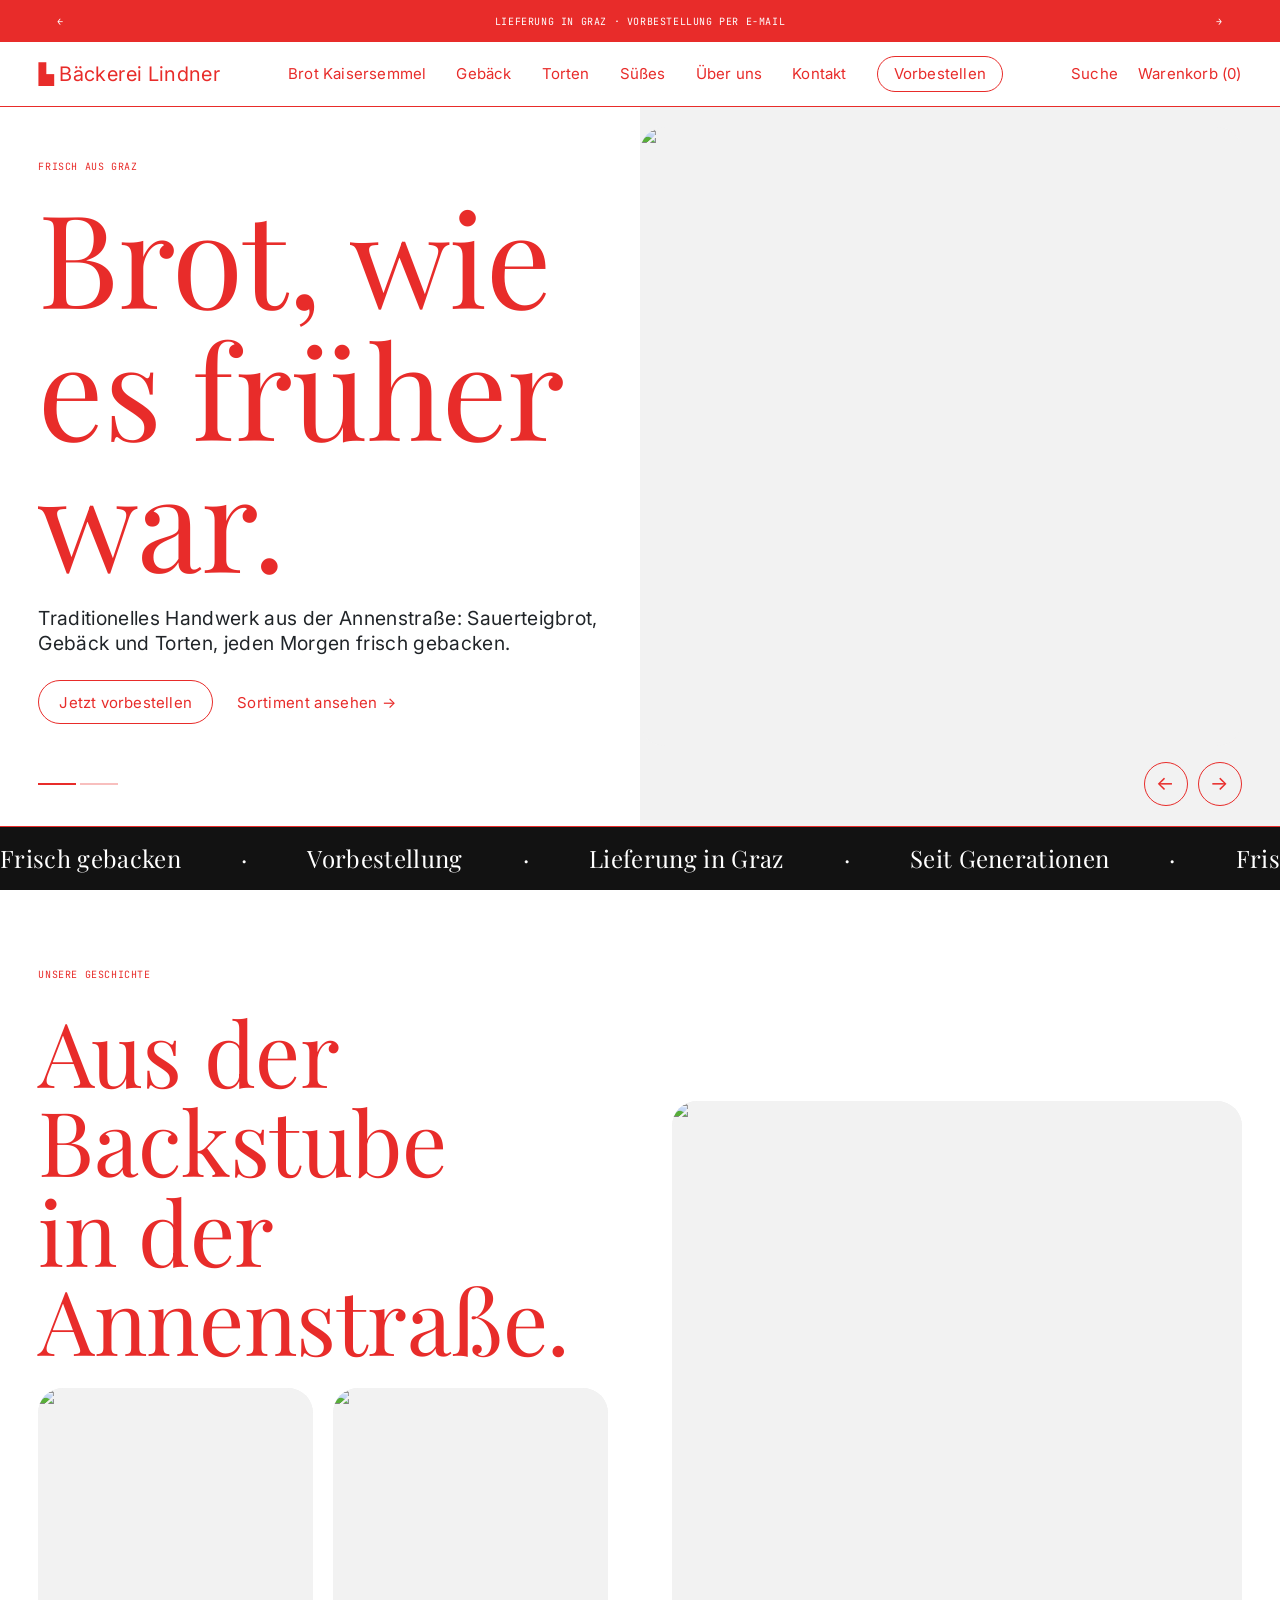
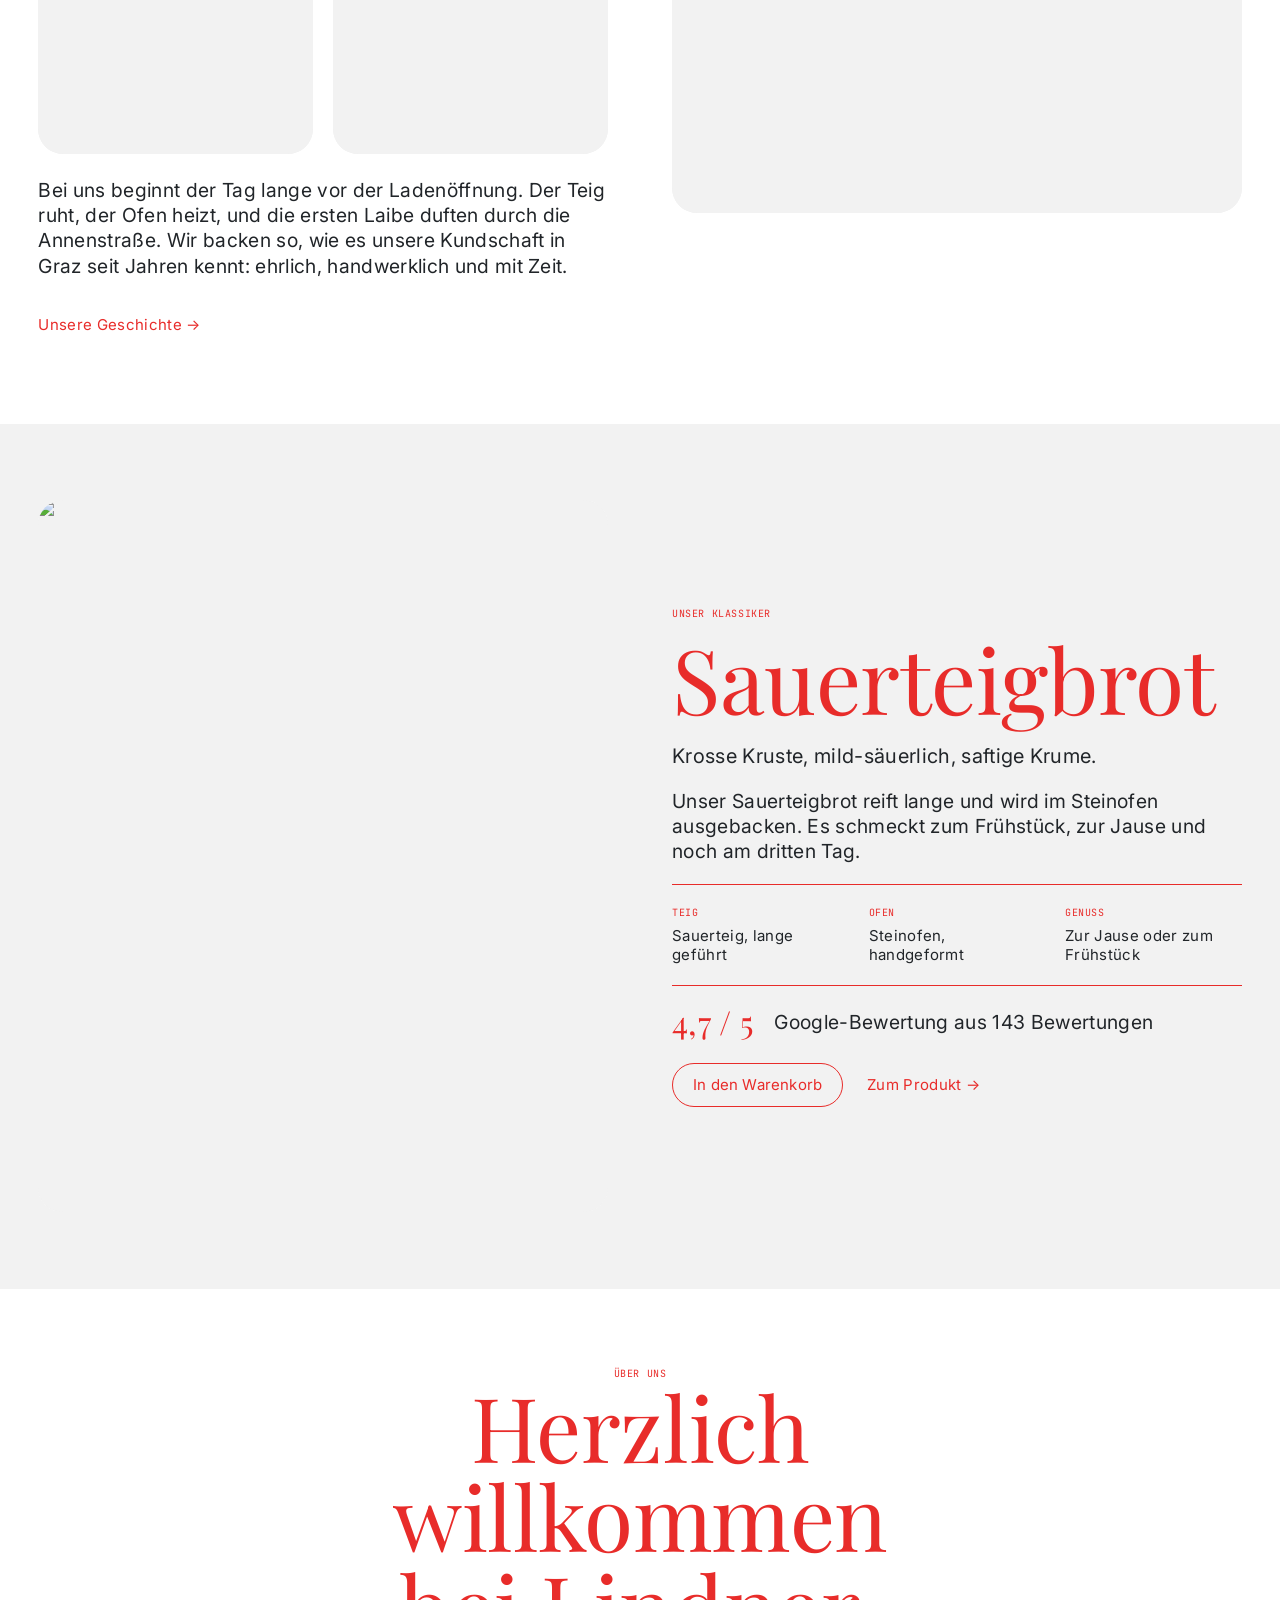
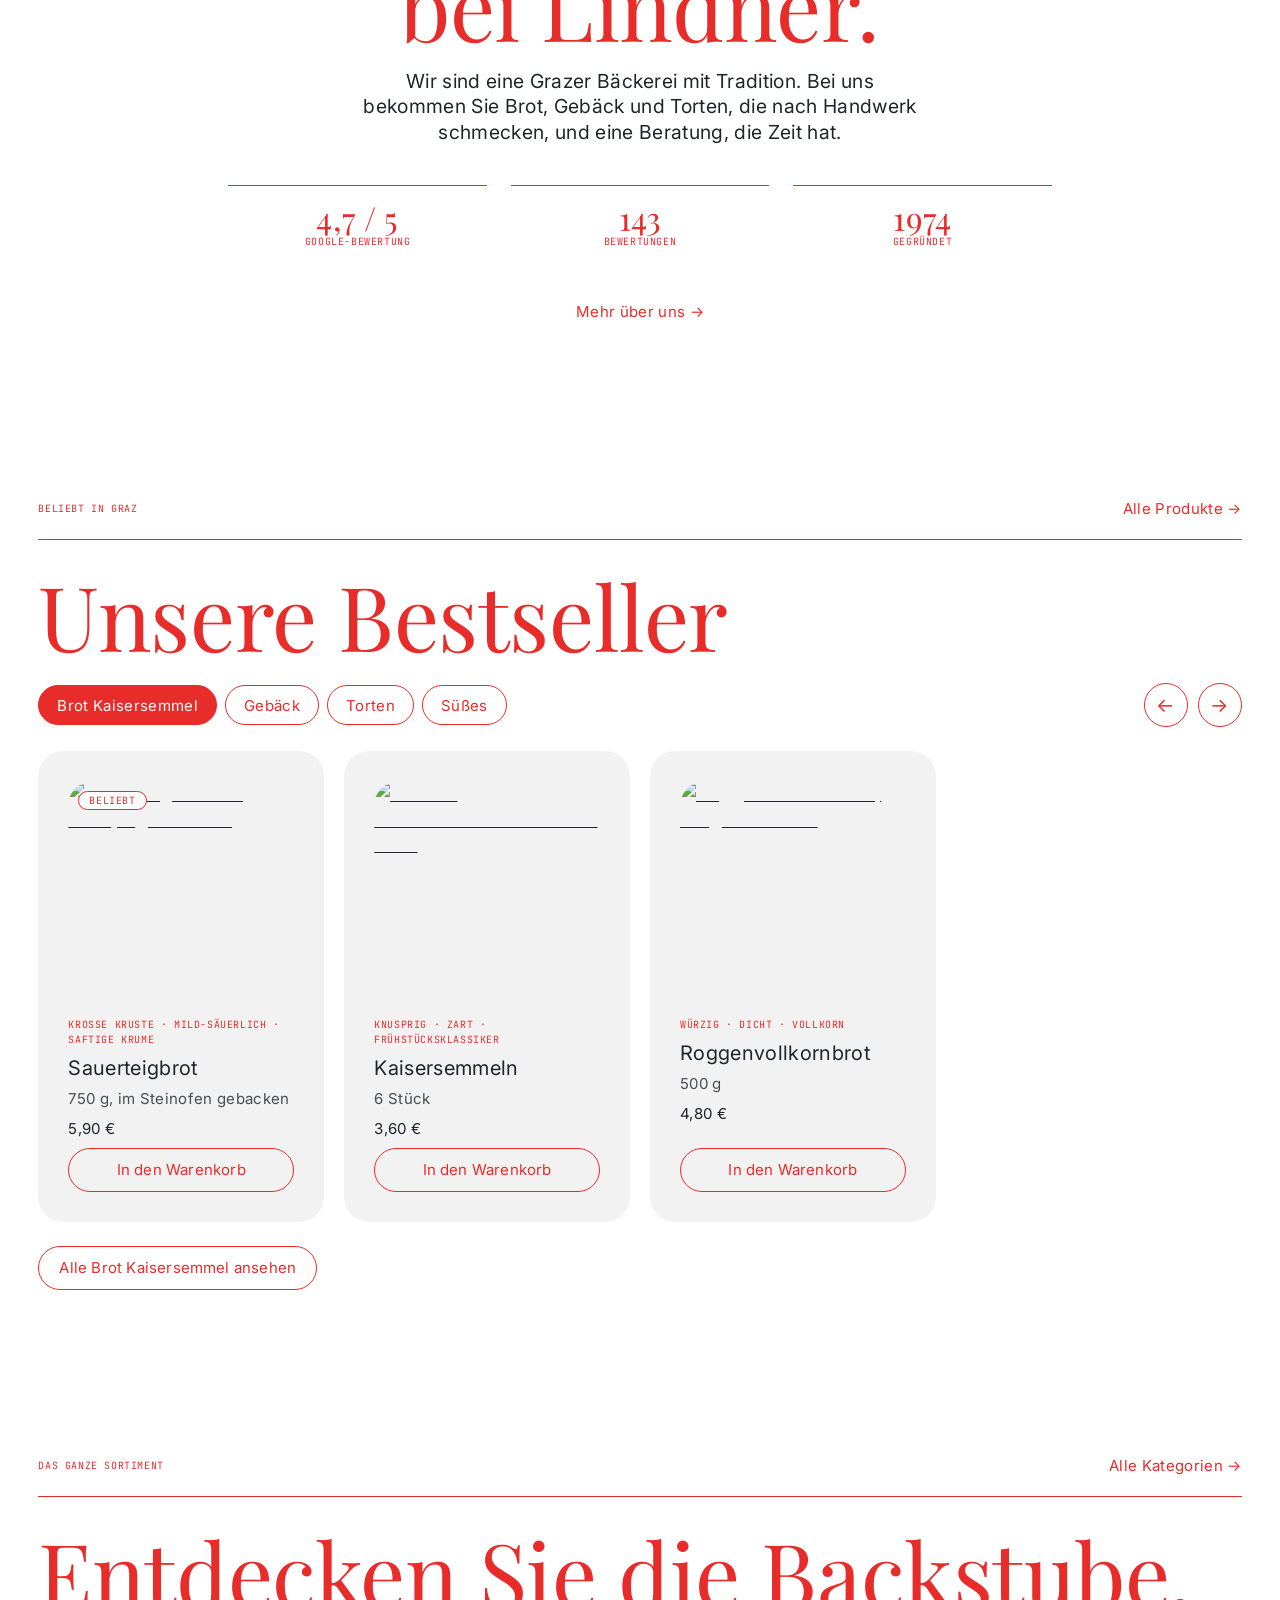
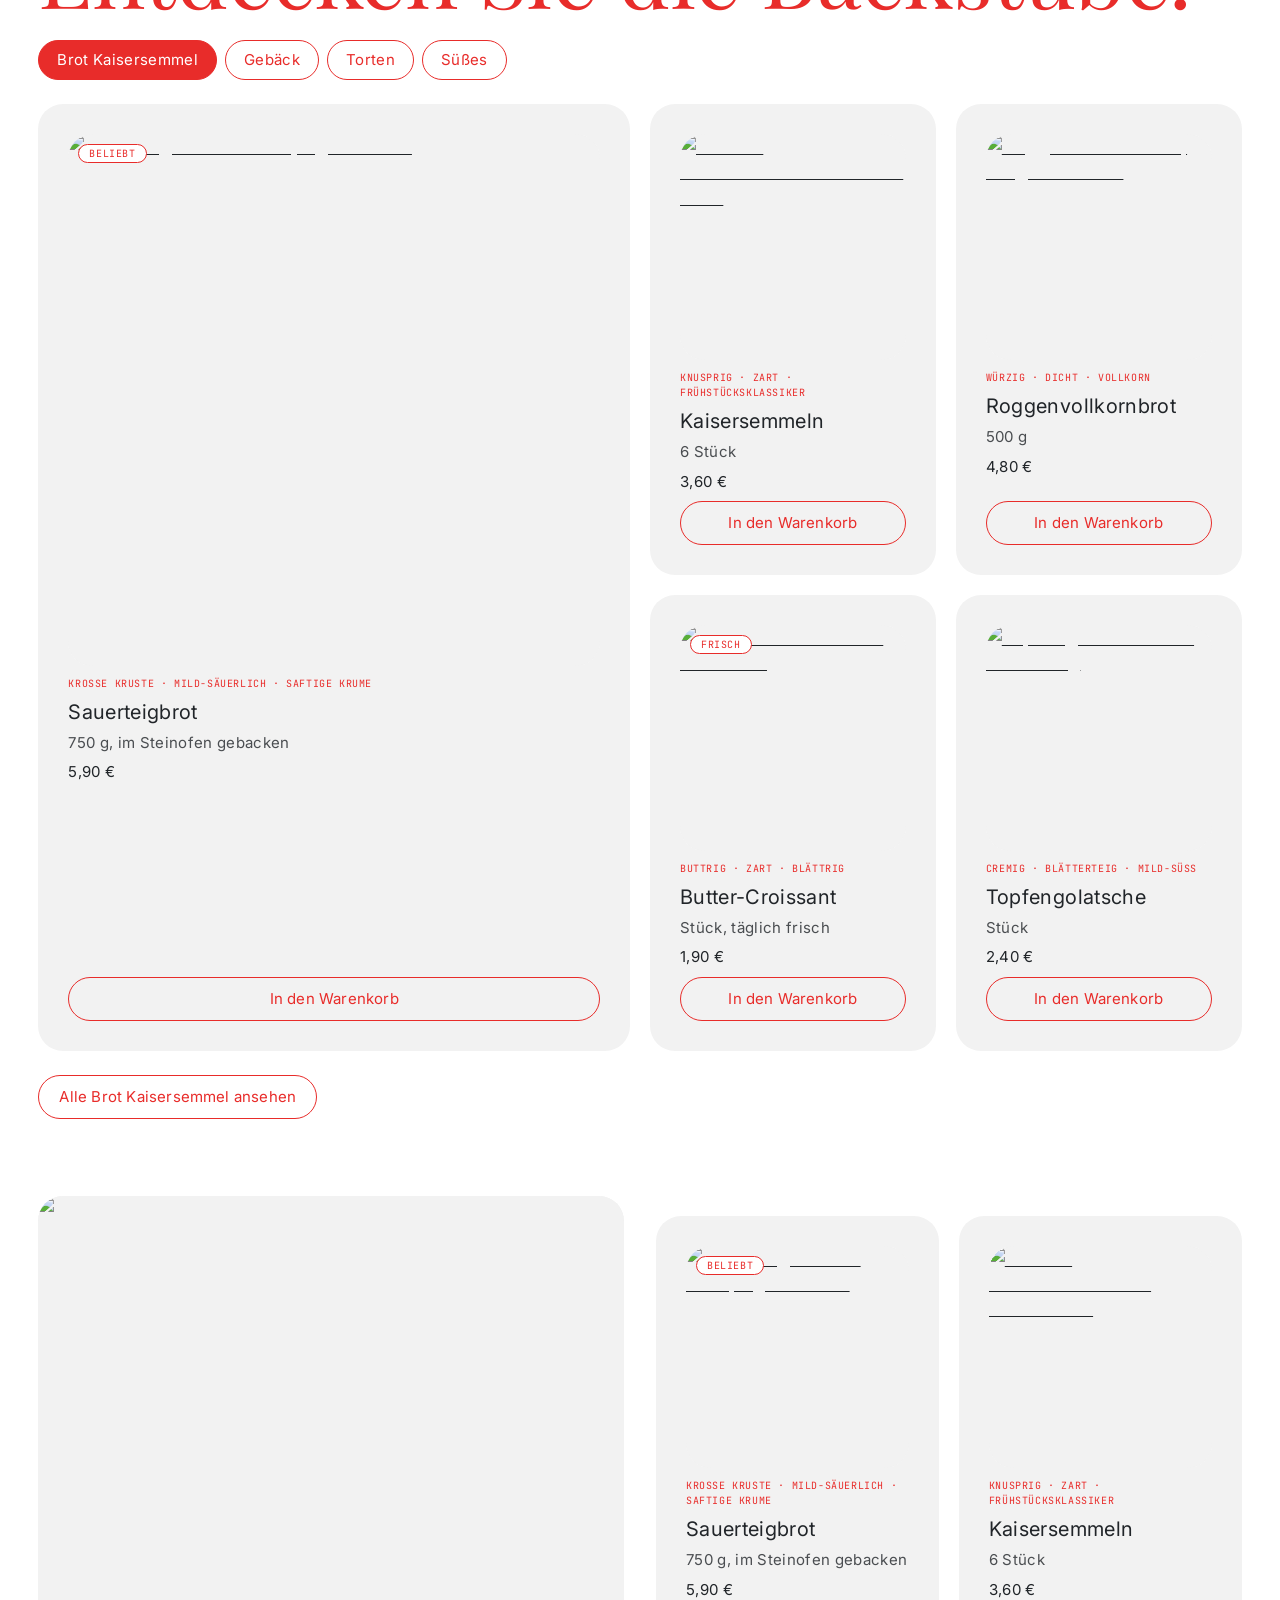
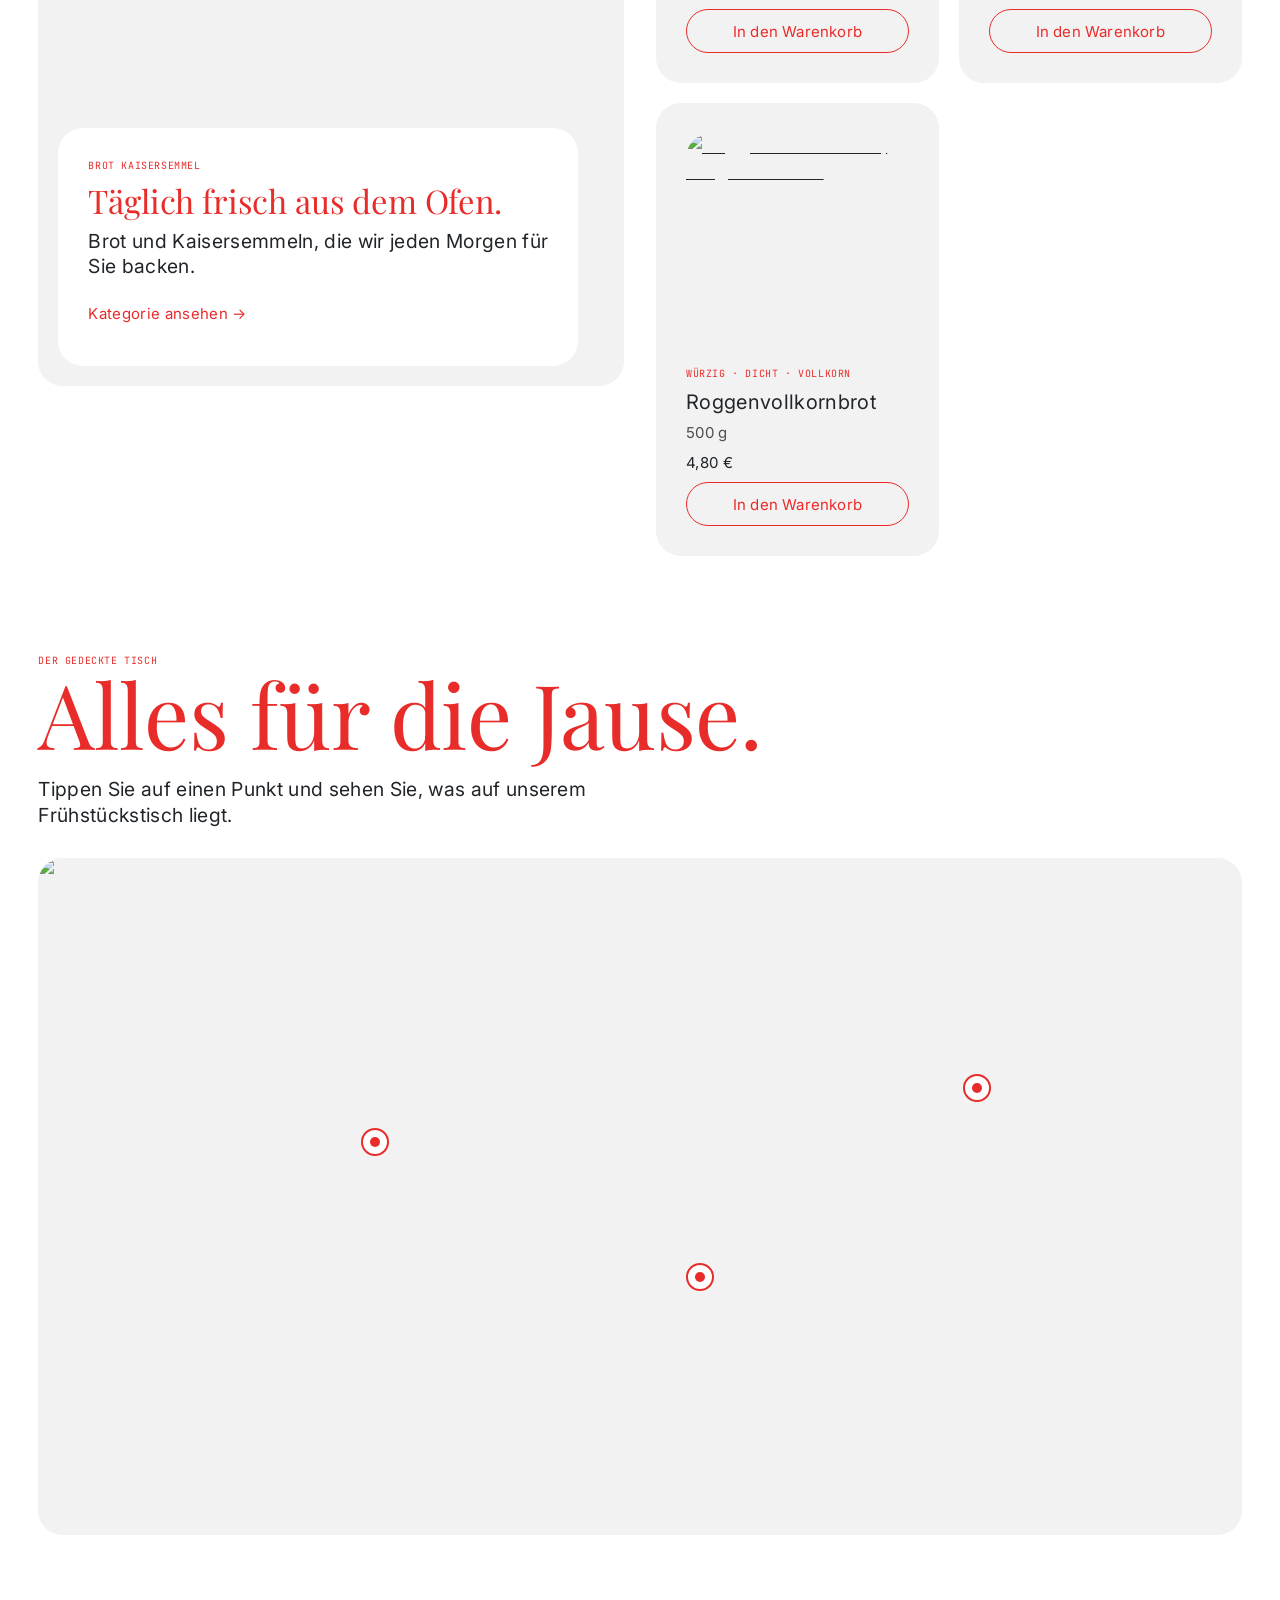
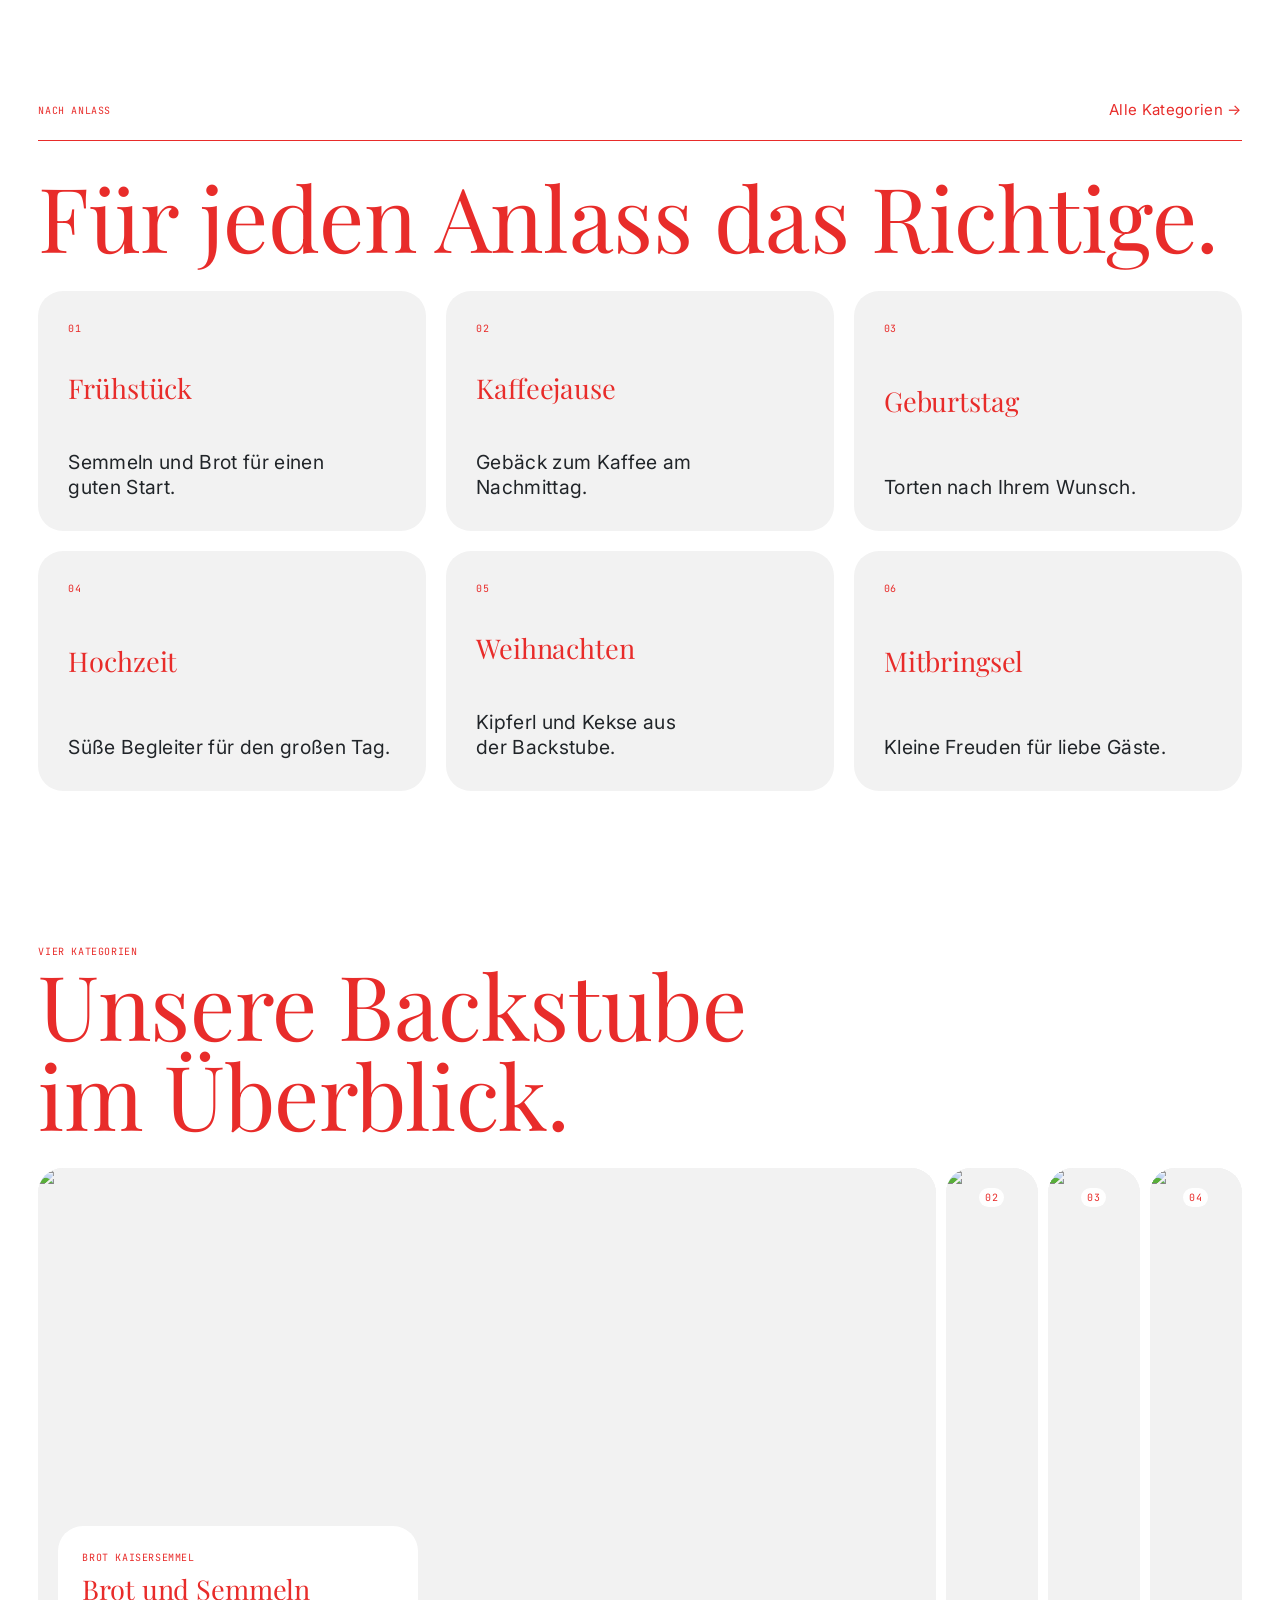
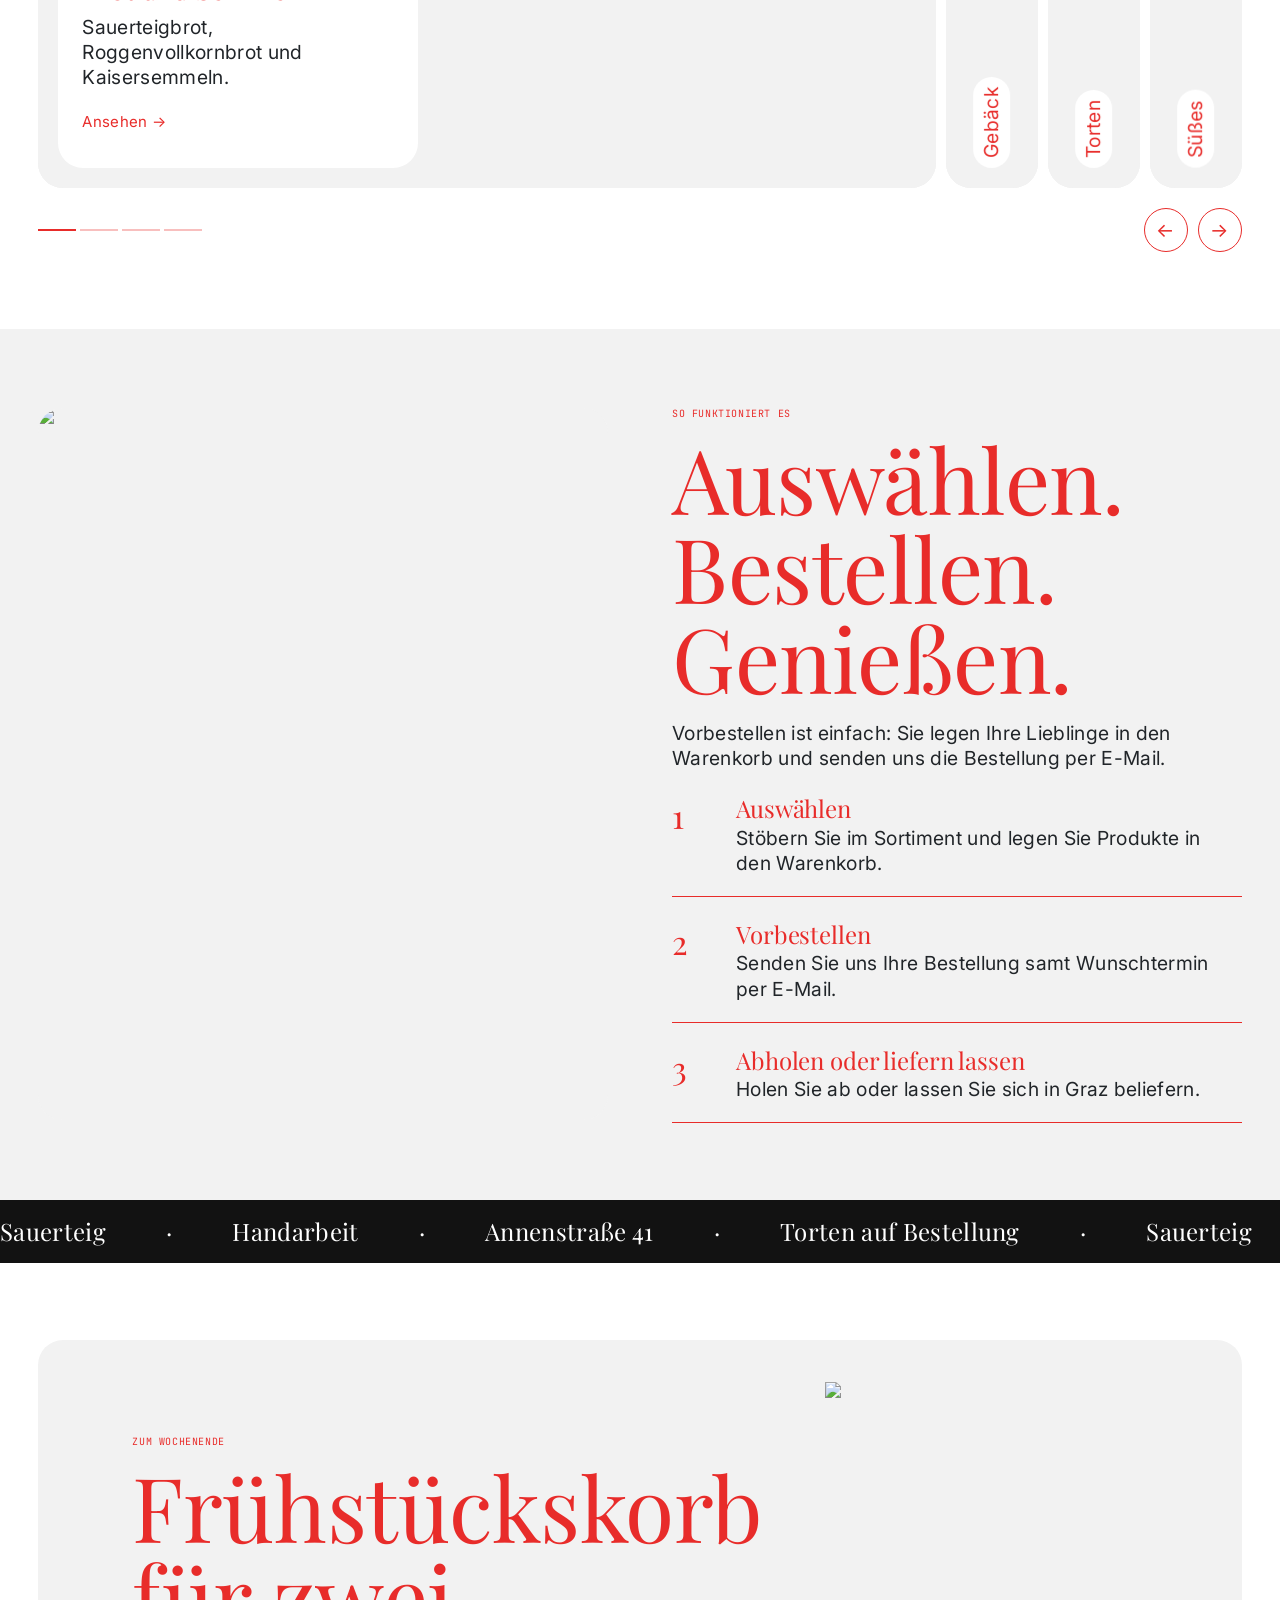
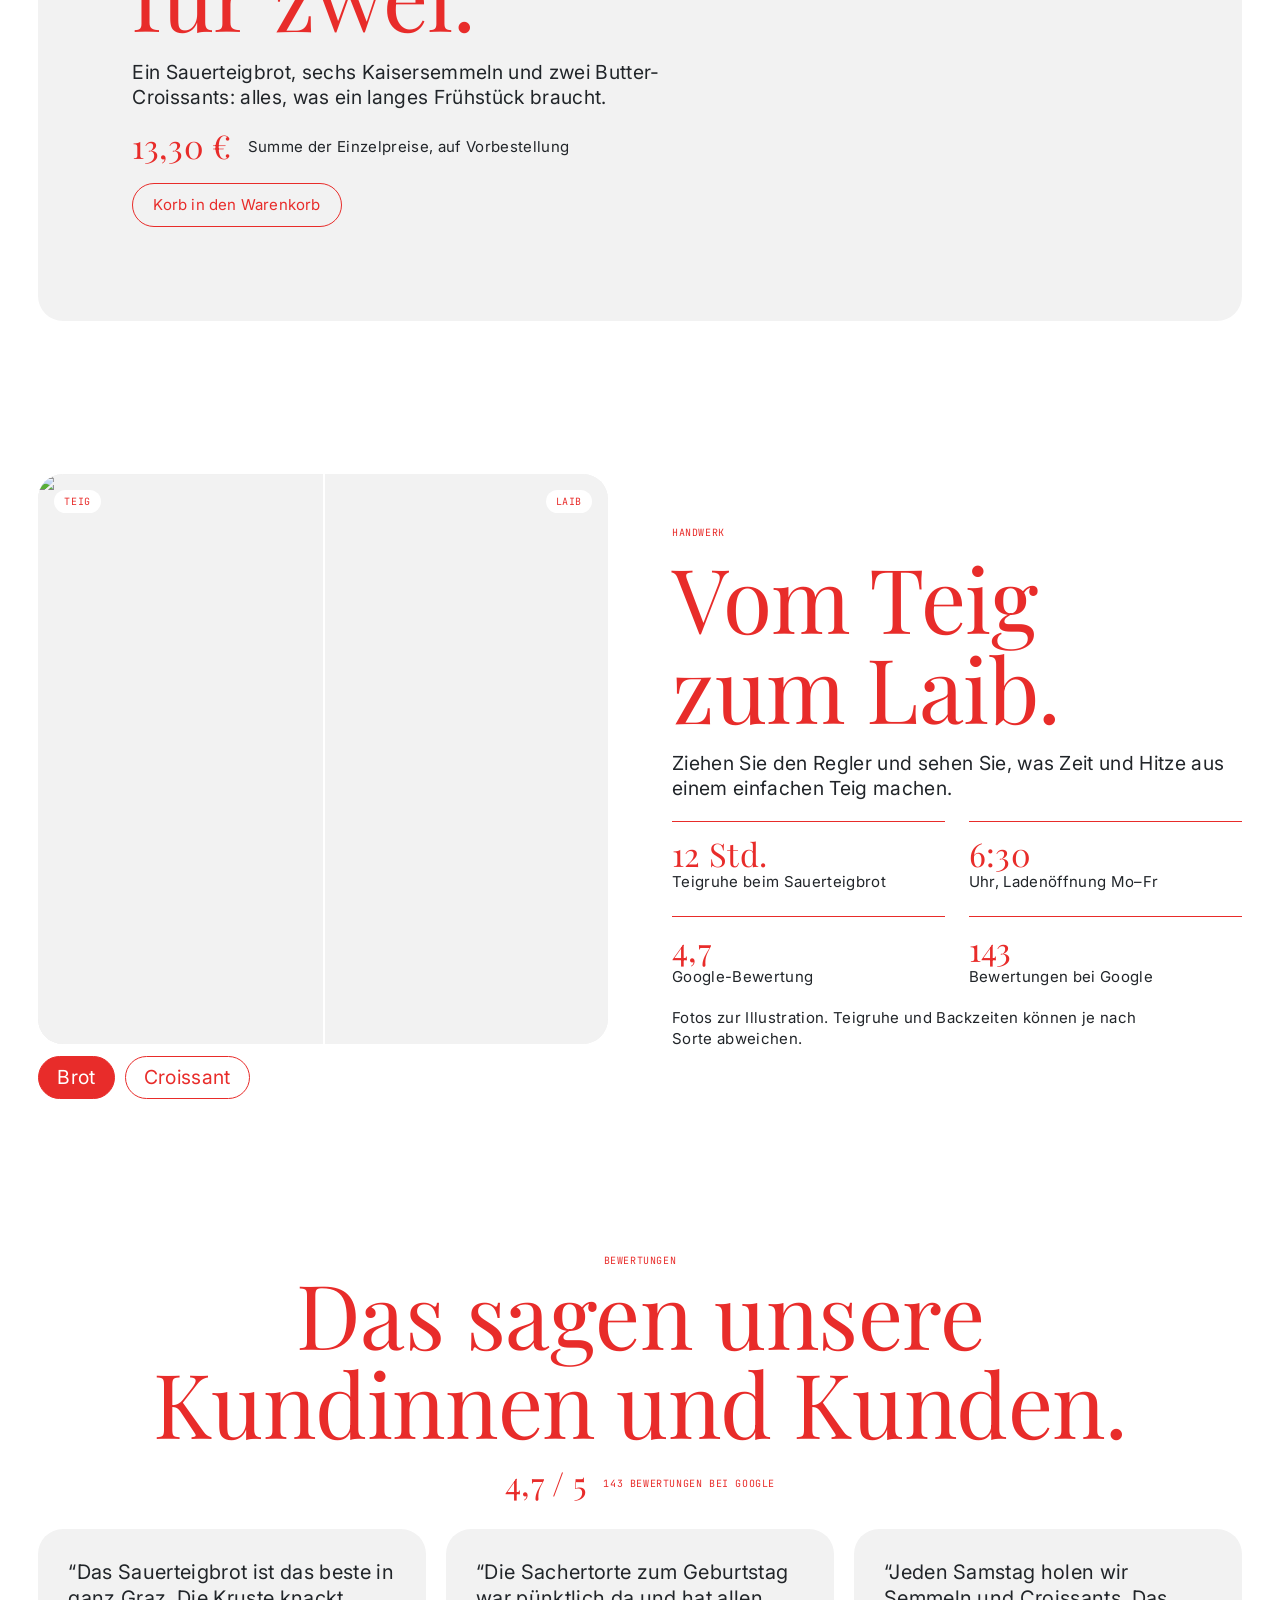
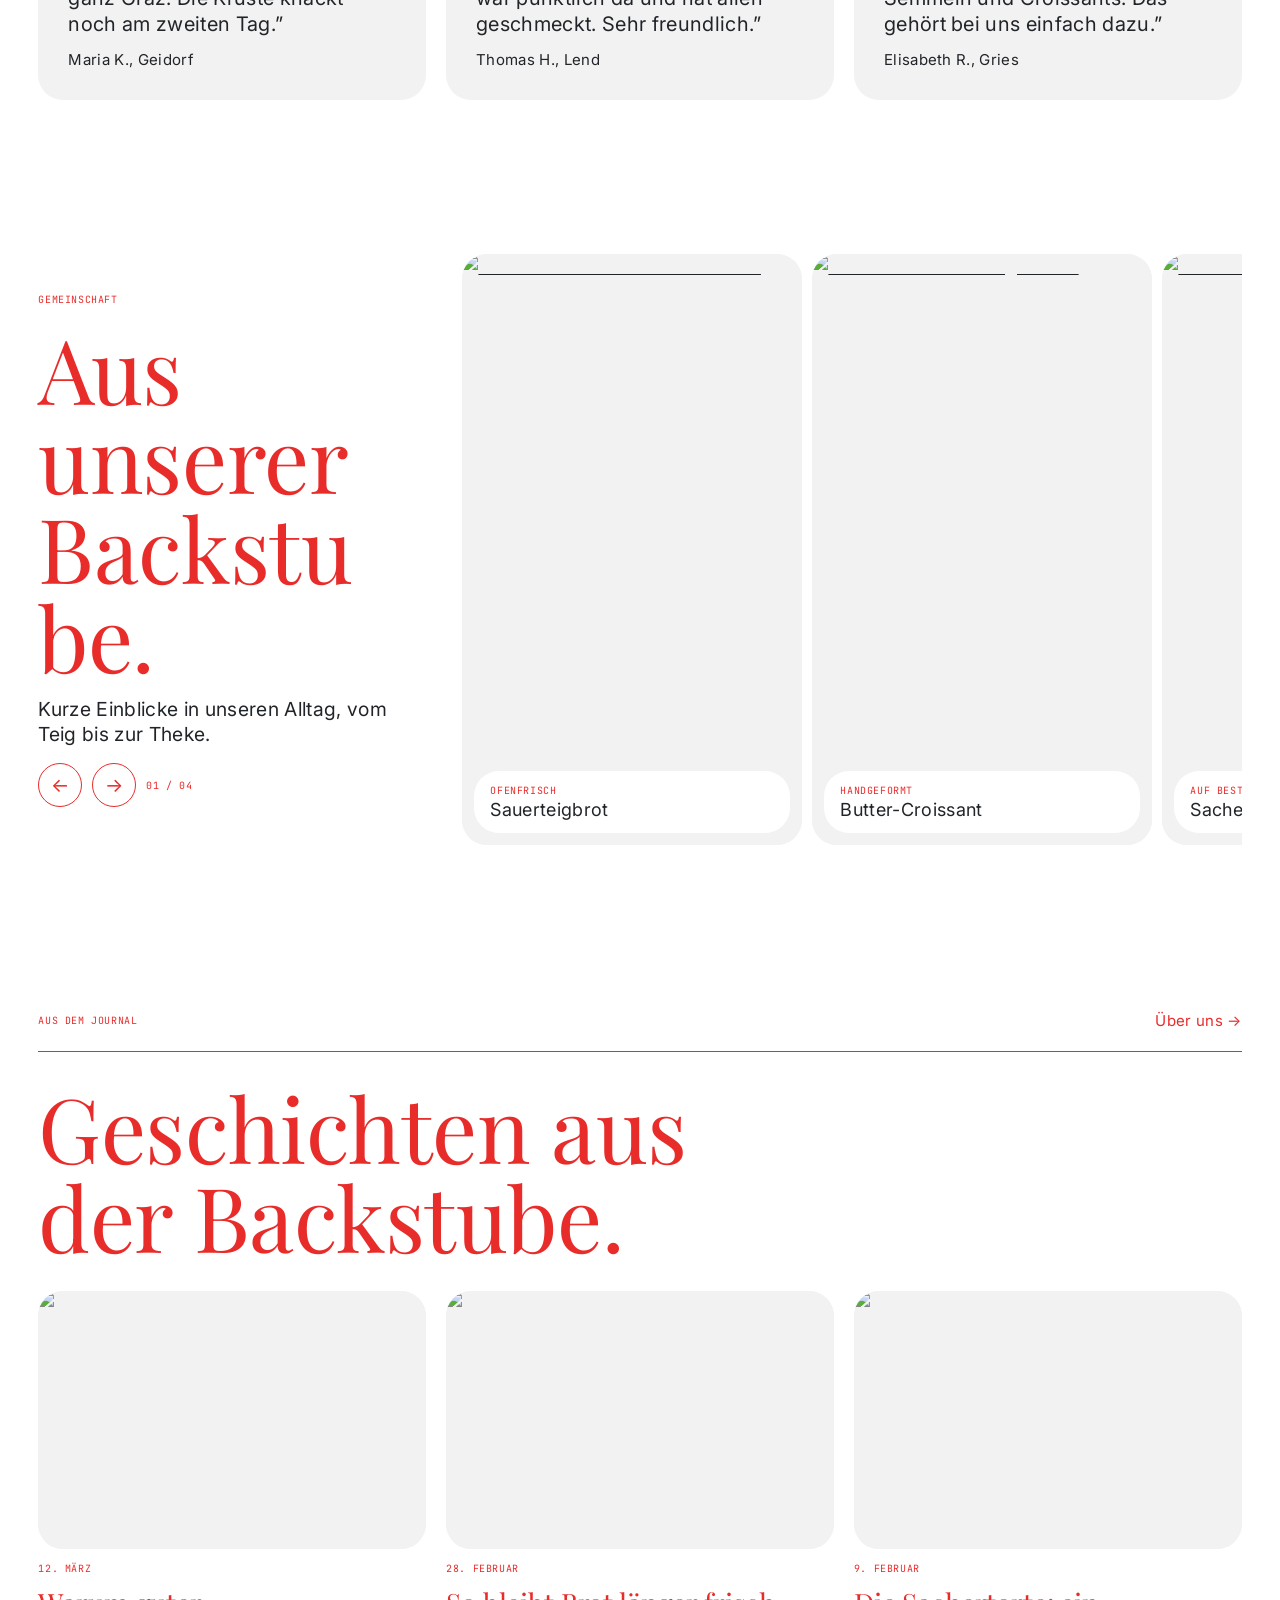
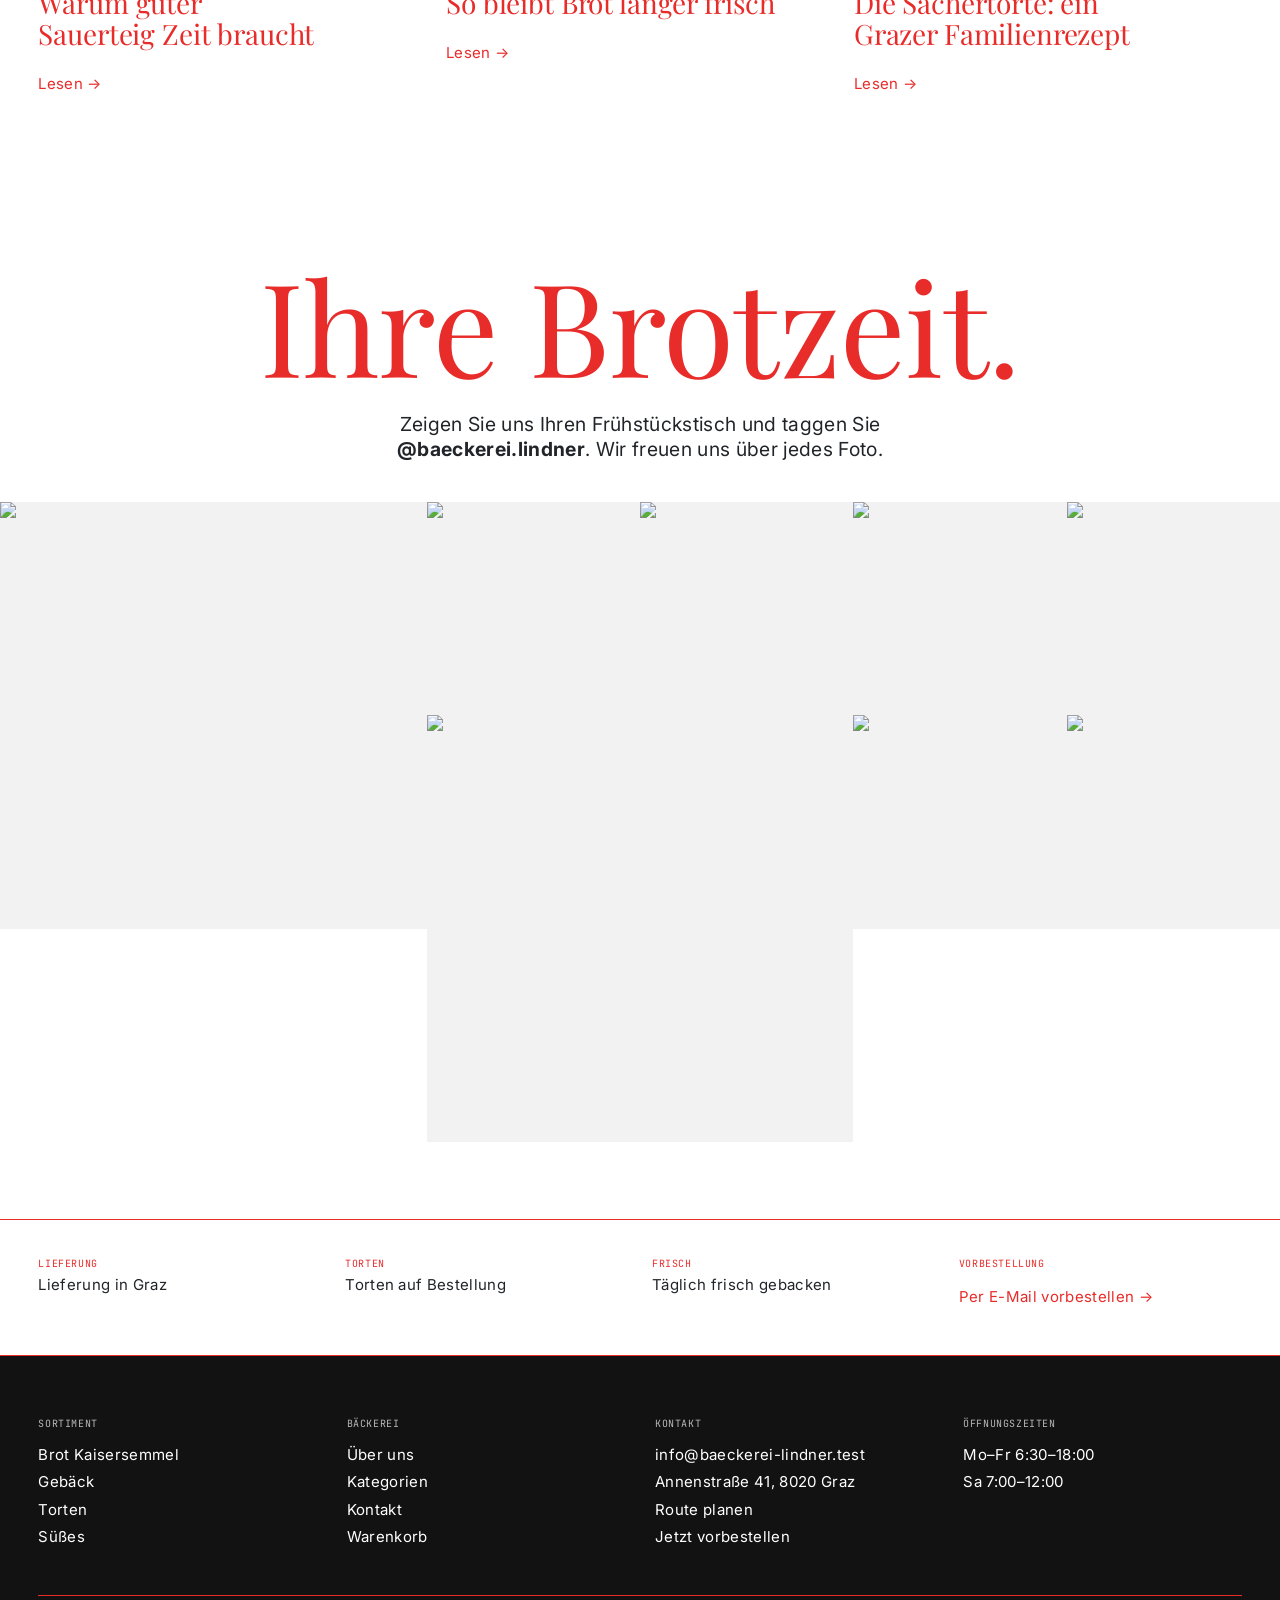
<file: backerei-lindner-graz/index.html>
<!doctype html>
<html lang="de-AT">
<head>
<meta name="robots" content="noindex, nofollow">
<meta charset="utf-8">
<meta name="viewport" content="width=device-width, initial-scale=1">
<title>Bäckerei Lindner – Brot, Gebäck und Torten aus Graz</title>
<meta name="description" content="Bäckerei Lindner in der Annenstraße, Graz: Sauerteigbrot, Gebäck und Torten auf Bestellung. Vorbestellen per E-Mail, Lieferung in Graz.">
<meta name="lead-id" content="L0010">
<link rel="stylesheet" href="styles.css">
<script src="script.js" defer></script>
</head>
<body data-style="food" data-site="online_store">
<script type="application/json" id="build-brief">
{
  "lead_id": "L0010",
  "site_type": "online_store",
  "template": "NEW OUTCHRECH",
  "style_niche": "food",
  "style_reason": "Bäckerei: Lebensmittel mit Verzehrcharakter, warme Handwerksanmutung passt zum Redbrick-Stil.",
  "language": "de-AT", "currency": "EUR", "country": "AT", "city": "Graz",
  "business": { "name": "Bäckerei Lindner", "summary": "Traditionelle Bäckerei in der Annenstraße in Graz mit Brot, Gebäck und Torten auf Bestellung.", "audience": "Haushalte und Feiernde in Graz", "positioning": "Herzlich, traditionell, handwerklich" },
  "tone": "Herzlich, traditionell, Sie-Form (notes); Redbrick-Regeln: warm, schlicht, keine Ausrufezeichen",
  "primary_cta": { "label": "Jetzt vorbestellen", "action": "mailto:info@baeckerei-lindner.test?subject=Vorbestellung", "why": "Die Telefonnummer in der CSV ist ungültig (#ERROR!) und wird nicht verwendet; Vorbestellung läuft per E-Mail." },
  "secondary_cta": { "label": "Sortiment ansehen", "action": "#collection/alle" },
  "contact": { "email": "info@baeckerei-lindner.test", "phone": "", "address": "Annenstraße 41, 8020 Graz", "maps": "https://maps.google.com/?cid=4005", "hours": ["Mo–Fr 6:30–18:00", "Sa 7:00–12:00"] },
  "offer": {
    "services": ["Vorbestellung", "Torten auf Bestellung", "Lieferung in Graz"],
    "products": [
      { "name": "Sauerteigbrot", "price": 5.9, "category": "Brot Kaisersemmel" },
      { "name": "Kaisersemmeln", "price": 3.6, "category": "Brot Kaisersemmel" },
      { "name": "Roggenvollkornbrot", "price": 4.8, "category": "Brot Kaisersemmel" },
      { "name": "Butter-Croissant", "price": 1.9, "category": "Gebäck" },
      { "name": "Topfengolatsche", "price": 2.4, "category": "Gebäck" },
      { "name": "Nussschnecke", "price": 2.6, "category": "Gebäck" },
      { "name": "Sachertorte", "price": 24, "category": "Torten" },
      { "name": "Topfentorte", "price": 22, "category": "Torten" },
      { "name": "Linzer Kekse", "price": 6.5, "category": "Süßes" },
      { "name": "Vanillekipferl", "price": 7.2, "category": "Süßes" }
    ],
    "categories": ["Brot Kaisersemmel", "Gebäck", "Torten", "Süßes"]
  },
  "proof": { "google_rating": 4.7, "review_count": 143 },
  "pages": ["home", "about", "collections", "collection/*", "product/*", "cart", "contact"],
  "generated_content": [
    "Produkte 2–10 inkl. Preise, Beschreibungen, Highlights, Varianten und Badges (CSV enthielt nur Sauerteigbrot)",
    "Kategorien Gebäck, Torten, Süßes und deren Beschreibungen sowie Zutaten-Listen",
    "Gründungsjahr 1974, Gründerzitat, Prozessschritte, Partnerbetriebe (Lieferanten)",
    "Kundenbewertungen (Namen, Bezirke, Texte), Journal-Artikel, Videokarten, UGC-Handle @baeckerei.lindner",
    "Statistiken außer Google-Bewertung und Bewertungsanzahl (z. B. 12 Std. Teigruhe)",
    "Frühstückskorb-Angebot (Summe der Einzelpreise), Rezept- und Lagerhinweise",
    "Produktseiten, Kategorieseiten und Warenkorb werden aus dem Array PRODUCTS in script.js gerendert",
    "Telefonnummer fehlt (CSV-Fehler); primärer CTA ist stattdessen die E-Mail-Vorbestellung"
  ]
}
</script>
<a class="skip" href="#main">Zum Inhalt springen</a>

<div class="announce" data-announce>
  <button class="ann-arrow" type="button" data-ann-prev aria-label="Vorherige Meldung">←</button>
  <div class="ann-slides">
    <p class="ann-msg active">Lieferung in Graz · Vorbestellung per E-Mail</p>
    <p class="ann-msg">Torten auf Bestellung · Mo–Fr 6:30–18:00 · Sa 7:00–12:00</p>
  </div>
  <button class="ann-arrow" type="button" data-ann-next aria-label="Nächste Meldung">→</button>
</div>

<header class="site-header">
  <div class="wrap header-in">
    <button class="menu-btn" type="button" data-menu-toggle aria-expanded="false" aria-controls="nav">Menü</button>
    <a class="logo" href="#home" aria-label="Bäckerei Lindner, Startseite"><span class="logo-mark" aria-hidden="true">▙</span> Bäckerei Lindner</a>
    <nav class="nav" id="nav" aria-label="Hauptnavigation">
      <a href="#collection/brot-kaisersemmel" data-nav>Brot Kaisersemmel</a>
      <a href="#collection/gebaeck" data-nav>Gebäck</a>
      <a href="#collection/torten" data-nav>Torten</a>
      <a href="#collection/suesses" data-nav>Süßes</a>
      <a href="#about" data-nav>Über uns</a>
      <a href="#contact" data-nav>Kontakt</a>
      <a class="nav-cta" href="mailto:info@baeckerei-lindner.test?subject=Vorbestellung">Vorbestellen</a>
    </nav>
    <div class="header-tools">
      <button type="button" class="tool" data-search-open aria-label="Suche öffnen">Suche</button>
      <a class="tool" href="#cart" data-nav aria-label="Warenkorb">Warenkorb (<span data-cart-count>0</span>)</a>
    </div>
  </div>
</header>

<main id="main">

<!-- ============ HOME ============ -->
<section class="page" data-page="home" id="home">

  <section data-section="hero-slideshow" class="hero" data-hero data-reveal>
    <article class="slide active">
      <div class="ph slide-media"><img data-pixabay="sourdough bread bakery" data-orientation="horizontal" alt="Frisch gebackenes Sauerteigbrot auf einem Holztisch" width="1600" height="900"></div>
      <div class="wrap slide-copy">
        <p class="label">Frisch aus Graz</p>
        <h1 class="d-xl">Brot, wie es früher war.</h1>
        <p class="lead">Traditionelles Handwerk aus der Annenstraße: Sauerteigbrot, Gebäck und Torten, jeden Morgen frisch gebacken.</p>
        <p class="btn-row"><a class="btn" href="mailto:info@baeckerei-lindner.test?subject=Vorbestellung">Jetzt vorbestellen</a><a class="arrow-link" href="#collection/alle">Sortiment ansehen →</a></p>
      </div>
    </article>
    <article class="slide">
      <div class="ph slide-media"><img data-pixabay="cake bakery table" data-orientation="horizontal" alt="Torte auf einem Kuchenteller in der Backstube" width="1600" height="900"></div>
      <div class="wrap slide-copy">
        <p class="label">Auf Bestellung</p>
        <h2 class="d-xl">Torten für Ihre Feste.</h2>
        <p class="lead">Von der Sachertorte bis zur Topfentorte: Wir backen nach Ihren Wünschen und liefern in Graz.</p>
        <p class="btn-row"><a class="btn" href="#collection/torten">Torten ansehen</a><a class="arrow-link" href="#contact">Lieferung in Graz →</a></p>
      </div>
    </article>
    <div class="wrap hero-ctrl">
      <div class="bars" data-hero-bars></div>
      <div class="arrows"><button type="button" class="round" data-hero-prev aria-label="Vorheriger Slide">←</button><button type="button" class="round" data-hero-next aria-label="Nächster Slide">→</button></div>
    </div>
  </section>

  <div class="marquee" data-section="marquee" aria-label="Unsere Versprechen"><div class="marquee-track"><span>Frisch gebacken</span><span>Vorbestellung</span><span>Lieferung in Graz</span><span>Seit Generationen</span></div></div>

  <section class="sec" data-section="brand-story" data-reveal>
    <div class="wrap split">
      <div class="story-copy">
        <p class="label">Unsere Geschichte</p>
        <h2 class="d">Aus der Backstube in der Annenstraße.</h2>
        <div class="story-photos">
          <div class="ph r"><img data-pixabay="baker kneading dough" data-orientation="vertical" alt="Bäcker knetet Teig von Hand" width="400" height="530" loading="lazy"></div>
          <div class="ph r"><img data-pixabay="flour wooden table" data-orientation="vertical" alt="Mehl und Teig auf einem Holztisch" width="400" height="530" loading="lazy"></div>
        </div>
        <p>Bei uns beginnt der Tag lange vor der Ladenöffnung. Der Teig ruht, der Ofen heizt, und die ersten Laibe duften durch die Annenstraße. Wir backen so, wie es unsere Kundschaft in Graz seit Jahren kennt: ehrlich, handwerklich und mit Zeit.</p>
        <a class="arrow-link" href="#about">Unsere Geschichte →</a>
      </div>
      <div class="ph r media-tall"><img data-pixabay="bakery interior bread shelves" data-orientation="vertical" alt="Brotregal in einer traditionellen Bäckerei" width="800" height="1000" loading="lazy"></div>
    </div>
  </section>

  <section class="sec soft" data-section="featured-launch" data-reveal>
    <div class="wrap split">
      <div class="ph r media-tall"><img data-pixabay="sourdough loaf sliced" data-orientation="vertical" alt="Aufgeschnittenes Sauerteigbrot mit knuspriger Kruste" width="800" height="1000" loading="lazy"></div>
      <div class="copy">
        <p class="label">Unser Klassiker</p>
        <h2 class="d">Sauerteigbrot</h2>
        <p class="sub">Krosse Kruste, mild-säuerlich, saftige Krume.</p>
        <p>Unser Sauerteigbrot reift lange und wird im Steinofen ausgebacken. Es schmeckt zum Frühstück, zur Jause und noch am dritten Tag.</p>
        <dl class="notes-row">
          <div><dt class="label">Teig</dt><dd>Sauerteig, lange geführt</dd></div>
          <div><dt class="label">Ofen</dt><dd>Steinofen, handgeformt</dd></div>
          <div><dt class="label">Genuss</dt><dd>Zur Jause oder zum Frühstück</dd></div>
        </dl>
        <p class="proof"><span class="d-num">4,7 / 5</span><span>Google-Bewertung aus 143 Bewertungen</span></p>
        <p class="btn-row"><button class="btn" type="button" data-add="sauerteigbrot">In den Warenkorb</button><a class="arrow-link" href="#product/sauerteigbrot">Zum Produkt →</a></p>
      </div>
    </div>
  </section>

  <section class="sec center" data-section="brand-intro" data-reveal>
    <div class="wrap narrow">
      <p class="label">Über uns</p>
      <h2 class="d">Herzlich willkommen bei Lindner.</h2>
      <p class="lead">Wir sind eine Grazer Bäckerei mit Tradition. Bei uns bekommen Sie Brot, Gebäck und Torten, die nach Handwerk schmecken, und eine Beratung, die Zeit hat.</p>
      <div class="stats">
        <div><p class="d-num">4,7 / 5</p><p class="label">Google-Bewertung</p></div>
        <div><p class="d-num">143</p><p class="label">Bewertungen</p></div>
        <div><p class="d-num">1974</p><p class="label">Gegründet</p></div>
      </div>
      <a class="arrow-link" href="#about">Mehr über uns →</a>
    </div>
  </section>

  <section class="sec" data-section="product-tabs" data-reveal>
    <div class="wrap">
      <div class="runhead"><p class="label">Beliebt in Graz</p><a class="arrow-link" href="#collection/alle">Alle Produkte →</a></div>
      <h2 class="d">Unsere Bestseller</h2>
      <div data-tabs="carousel"></div>
    </div>
  </section>

  <section class="sec" data-section="product-tabs" data-reveal>
    <div class="wrap">
      <div class="runhead"><p class="label">Das ganze Sortiment</p><a class="arrow-link" href="#collections">Alle Kategorien →</a></div>
      <h2 class="d">Entdecken Sie die Backstube.</h2>
      <div data-tabs="featured"></div>
    </div>
  </section>

  <section data-section="collection-spotlight" class="spot" data-reveal>
    <div class="spot-media ph"><img data-pixabay="rye bread rolls bakery" data-orientation="vertical" alt="Brot und Semmeln in einem Korb" width="900" height="1200" loading="lazy">
      <div class="spot-copy"><p class="label">Brot Kaisersemmel</p><h2 class="d">Täglich frisch aus dem Ofen.</h2><p>Brot und Kaisersemmeln, die wir jeden Morgen für Sie backen.</p><a class="arrow-link" href="#collection/brot-kaisersemmel">Kategorie ansehen →</a></div>
    </div>
    <div class="spot-grid" data-spot="brot-kaisersemmel"></div>
  </section>

  <section class="sec" data-section="image-hotspots" data-reveal>
    <div class="wrap">
      <p class="label">Der gedeckte Tisch</p>
      <h2 class="d">Alles für die Jause.</h2>
      <p class="lead">Tippen Sie auf einen Punkt und sehen Sie, was auf unserem Frühstückstisch liegt.</p>
      <div class="hot ph r">
        <img data-pixabay="breakfast table bread croissant" data-orientation="horizontal" alt="Gedeckter Frühstückstisch mit Brot, Croissants und Keksen" width="1400" height="800" loading="lazy">
        <div class="hs" data-hs="sauerteigbrot" style="--x:28%;--y:42%"></div>
        <div class="hs" data-hs="butter-croissant" style="--x:55%;--y:62%"></div>
        <div class="hs" data-hs="linzer-kekse" style="--x:78%;--y:34%"></div>
      </div>
    </div>
  </section>

  <section class="sec" data-section="mood-grid" data-reveal>
    <div class="wrap">
      <div class="runhead"><p class="label">Nach Anlass</p><a class="arrow-link" href="#collections">Alle Kategorien →</a></div>
      <h2 class="d">Für jeden Anlass das Richtige.</h2>
      <div class="moods">
        <a class="mood" href="#collection/brot-kaisersemmel"><span class="label">01</span><h3>Frühstück</h3><p>Semmeln und Brot für einen guten Start.</p></a>
        <a class="mood" href="#collection/gebaeck"><span class="label">02</span><h3>Kaffeejause</h3><p>Gebäck zum Kaffee am Nachmittag.</p></a>
        <a class="mood" href="#collection/torten"><span class="label">03</span><h3>Geburtstag</h3><p>Torten nach Ihrem Wunsch.</p></a>
        <a class="mood" href="#collection/torten"><span class="label">04</span><h3>Hochzeit</h3><p>Süße Begleiter für den großen Tag.</p></a>
        <a class="mood" href="#collection/suesses"><span class="label">05</span><h3>Weihnachten</h3><p>Kipferl und Kekse aus der Backstube.</p></a>
        <a class="mood" href="#collection/suesses"><span class="label">06</span><h3>Mitbringsel</h3><p>Kleine Freuden für liebe Gäste.</p></a>
      </div>
    </div>
  </section>

  <section class="sec" data-section="expanding-panels" data-reveal>
    <div class="wrap">
      <p class="label">Vier Kategorien</p>
      <h2 class="d">Unsere Backstube im Überblick.</h2>
      <div class="panels" data-panels>
        <article class="panel active"><div class="ph"><img data-pixabay="loaf bread crust" data-orientation="vertical" alt="Brotlaib mit knuspriger Kruste" width="800" height="900" loading="lazy"></div><button type="button" class="panel-tab" aria-label="Brot Kaisersemmel öffnen"><span class="label">01</span><span class="vt">Brot Kaisersemmel</span></button><div class="panel-body"><p class="label">Brot Kaisersemmel</p><h3>Brot und Semmeln</h3><p>Sauerteigbrot, Roggenvollkornbrot und Kaisersemmeln.</p><a class="arrow-link" href="#collection/brot-kaisersemmel">Ansehen →</a></div></article>
        <article class="panel"><div class="ph"><img data-pixabay="croissant pastry" data-orientation="vertical" alt="Butter-Croissants auf einem Blech" width="800" height="900" loading="lazy"></div><button type="button" class="panel-tab" aria-label="Gebäck öffnen"><span class="label">02</span><span class="vt">Gebäck</span></button><div class="panel-body"><p class="label">Gebäck</p><h3>Süßes Gebäck</h3><p>Croissants, Golatschen und Nussschnecken zum Kaffee.</p><a class="arrow-link" href="#collection/gebaeck">Ansehen →</a></div></article>
        <article class="panel"><div class="ph"><img data-pixabay="chocolate cake sacher" data-orientation="vertical" alt="Schokoladentorte mit Glasur" width="800" height="900" loading="lazy"></div><button type="button" class="panel-tab" aria-label="Torten öffnen"><span class="label">03</span><span class="vt">Torten</span></button><div class="panel-body"><p class="label">Torten</p><h3>Torten auf Bestellung</h3><p>Sachertorte und Topfentorte für Ihre Feier.</p><a class="arrow-link" href="#collection/torten">Ansehen →</a></div></article>
        <article class="panel"><div class="ph"><img data-pixabay="christmas cookies vanilla" data-orientation="vertical" alt="Vanillekipferl und Linzer Kekse" width="800" height="900" loading="lazy"></div><button type="button" class="panel-tab" aria-label="Süßes öffnen"><span class="label">04</span><span class="vt">Süßes</span></button><div class="panel-body"><p class="label">Süßes</p><h3>Kekse und Kipferl</h3><p>Linzer Kekse und Vanillekipferl zum Verschenken.</p><a class="arrow-link" href="#collection/suesses">Ansehen →</a></div></article>
      </div>
      <div class="panel-ctrl"><div class="bars" data-panel-bars></div><div class="arrows"><button type="button" class="round" data-panel-prev aria-label="Vorheriges Panel">←</button><button type="button" class="round" data-panel-next aria-label="Nächstes Panel">→</button></div></div>
    </div>
  </section>

  <section class="sec soft" data-section="ritual-steps" data-reveal>
    <div class="wrap split">
      <div class="ph r media-tall"><img data-pixabay="paper bag bread bakery" data-orientation="vertical" alt="Brot in einer Papiertüte, bereit zum Mitnehmen" width="800" height="900" loading="lazy"></div>
      <div class="copy">
        <p class="label">So funktioniert es</p>
        <h2 class="d">Auswählen. Bestellen. Genießen.</h2>
        <p>Vorbestellen ist einfach: Sie legen Ihre Lieblinge in den Warenkorb und senden uns die Bestellung per E-Mail.</p>
        <ol class="steps">
          <li><span class="num">1</span><div><h3>Auswählen</h3><p>Stöbern Sie im Sortiment und legen Sie Produkte in den Warenkorb.</p></div></li>
          <li><span class="num">2</span><div><h3>Vorbestellen</h3><p>Senden Sie uns Ihre Bestellung samt Wunschtermin per E-Mail.</p></div></li>
          <li><span class="num">3</span><div><h3>Abholen oder liefern lassen</h3><p>Holen Sie ab oder lassen Sie sich in Graz beliefern.</p></div></li>
        </ol>
      </div>
    </div>
  </section>

  <div class="marquee" data-section="marquee" aria-label="Unsere Werte"><div class="marquee-track"><span>Sauerteig</span><span>Handarbeit</span><span>Annenstraße 41</span><span>Torten auf Bestellung</span></div></div>

  <section class="sec" data-section="promo-card" data-reveal>
    <div class="wrap">
      <div class="promo soft-card">
        <div class="copy">
          <p class="label">Zum Wochenende</p>
          <h2 class="d">Frühstückskorb für zwei.</h2>
          <p>Ein Sauerteigbrot, sechs Kaisersemmeln und zwei Butter-Croissants: alles, was ein langes Frühstück braucht.</p>
          <p class="promo-price"><span class="d-num" data-bundle-total>0,00 €</span><span class="small">Summe der Einzelpreise, auf Vorbestellung</span></p>
          <button class="btn" type="button" data-add-bundle="sauerteigbrot,kaisersemmeln,butter-croissant,butter-croissant">Korb in den Warenkorb</button>
        </div>
        <div class="ph r"><img data-pixabay="breakfast basket bread" data-orientation="horizontal" alt="Frühstückskorb mit Brot, Semmeln und Croissants" width="900" height="700" loading="lazy"></div>
      </div>
    </div>
  </section>

  <section class="sec" data-section="before-after" data-reveal>
    <div class="wrap split ba">
      <div>
        <div class="ba-stage-wrap">
          <div class="ba-stage active" data-ba style="--pos:50%">
            <div class="ph"><img data-pixabay="baked bread loaf" data-orientation="horizontal" alt="Fertig gebackener Brotlaib" width="900" height="900" loading="lazy"></div>
            <div class="ph ba-before"><img data-pixabay="bread dough raw" data-orientation="horizontal" alt="Roher Brotteig vor dem Backen" width="900" height="900" loading="lazy"></div>
            <span class="label tag l">Teig</span><span class="label tag r">Laib</span>
            <input type="range" min="0" max="100" value="50" aria-label="Vergleich Teig und Laib verschieben">
          </div>
          <div class="ba-stage" data-ba style="--pos:50%">
            <div class="ph"><img data-pixabay="baked croissants golden" data-orientation="horizontal" alt="Goldbraun gebackene Croissants" width="900" height="900" loading="lazy"></div>
            <div class="ph ba-before"><img data-pixabay="croissant dough" data-orientation="horizontal" alt="Ungebackene Croissants auf dem Blech" width="900" height="900" loading="lazy"></div>
            <span class="label tag l">Teig</span><span class="label tag r">Croissant</span>
            <input type="range" min="0" max="100" value="50" aria-label="Vergleich Teig und Croissant verschieben">
          </div>
        </div>
        <div class="ba-thumbs"><button type="button" class="active" data-ba-thumb="0">Brot</button><button type="button" data-ba-thumb="1">Croissant</button></div>
      </div>
      <div class="copy">
        <p class="label">Handwerk</p>
        <h2 class="d">Vom Teig zum Laib.</h2>
        <p>Ziehen Sie den Regler und sehen Sie, was Zeit und Hitze aus einem einfachen Teig machen.</p>
        <div class="stats two">
          <div><p class="d-num">12 Std.</p><p class="small">Teigruhe beim Sauerteigbrot</p></div>
          <div><p class="d-num">6:30</p><p class="small">Uhr, Ladenöffnung Mo–Fr</p></div>
          <div><p class="d-num">4,7</p><p class="small">Google-Bewertung</p></div>
          <div><p class="d-num">143</p><p class="small">Bewertungen bei Google</p></div>
        </div>
        <p class="small">Fotos zur Illustration. Teigruhe und Backzeiten können je nach Sorte abweichen.</p>
      </div>
    </div>
  </section>

  <section class="sec" data-section="testimonials" data-reveal>
    <div class="wrap">
      <div class="center">
        <p class="label">Bewertungen</p>
        <h2 class="d">Das sagen unsere Kundinnen und Kunden.</h2>
        <p class="rating-line"><span class="d-num">4,7 / 5</span> <span class="label">143 Bewertungen bei Google</span></p>
      </div>
      <div class="cards3 snap" data-snap>
        <blockquote class="soft-card"><p class="rev-quote">“Das Sauerteigbrot ist das beste in ganz Graz. Die Kruste knackt noch am zweiten Tag.”</p><p class="small">Maria K., Geidorf</p></blockquote>
        <blockquote class="soft-card"><p class="rev-quote">“Die Sachertorte zum Geburtstag war pünktlich da und hat allen geschmeckt. Sehr freundlich.”</p><p class="small">Thomas H., Lend</p></blockquote>
        <blockquote class="soft-card"><p class="rev-quote">“Jeden Samstag holen wir Semmeln und Croissants. Das gehört bei uns einfach dazu.”</p><p class="small">Elisabeth R., Gries</p></blockquote>
      </div>
      <div class="dots" data-dots></div>
    </div>
  </section>

  <section class="sec" data-section="video-carousel" data-reveal>
    <div class="wrap vc">
      <div class="vc-intro">
        <p class="label">Gemeinschaft</p>
        <h2 class="d">Aus unserer Backstube.</h2>
        <p>Kurze Einblicke in unseren Alltag, vom Teig bis zur Theke.</p>
        <div class="arrows"><button type="button" class="round" data-vc-prev aria-label="Zurück">←</button><button type="button" class="round" data-vc-next aria-label="Weiter">→</button><span class="label" data-vc-count>01 / 04</span></div>
      </div>
      <div class="vc-track" data-vc>
        <a class="vcard ph r" href="#product/sauerteigbrot"><img data-pixabay="baker bread oven" data-orientation="vertical" alt="Bäcker holt Brot aus dem Ofen" width="460" height="800" loading="lazy"><span class="vtitle"><span class="label">Ofenfrisch</span>Sauerteigbrot</span></a>
        <a class="vcard ph r" href="#product/butter-croissant"><img data-pixabay="croissant making pastry" data-orientation="vertical" alt="Croissants werden geformt" width="460" height="800" loading="lazy"><span class="vtitle"><span class="label">Handgeformt</span>Butter-Croissant</span></a>
        <a class="vcard ph r" href="#product/sachertorte"><img data-pixabay="decorating chocolate cake" data-orientation="vertical" alt="Torte wird verziert" width="460" height="800" loading="lazy"><span class="vtitle"><span class="label">Auf Bestellung</span>Sachertorte</span></a>
        <a class="vcard ph r" href="#product/vanillekipferl"><img data-pixabay="vanilla crescent cookies" data-orientation="vertical" alt="Vanillekipferl mit Staubzucker" width="460" height="800" loading="lazy"><span class="vtitle"><span class="label">Zum Verschenken</span>Vanillekipferl</span></a>
      </div>
    </div>
  </section>

  <section class="sec" data-section="journal-teaser" data-reveal>
    <div class="wrap">
      <div class="runhead"><p class="label">Aus dem Journal</p><a class="arrow-link" href="#about">Über uns →</a></div>
      <h2 class="d">Geschichten aus der Backstube.</h2>
      <div class="cards3">
        <article class="jcard"><div class="ph r"><img data-pixabay="sourdough starter jar" data-orientation="horizontal" alt="Sauerteigansatz im Glas" width="600" height="400" loading="lazy"></div><p class="label">12. März</p><h3>Warum guter Sauerteig Zeit braucht</h3><details><summary class="arrow-link">Lesen →</summary><p>Ein Sauerteig lebt von Geduld. Wir füttern ihn regelmäßig und geben dem Teig die Ruhe, die er für Geschmack und Bekömmlichkeit braucht.</p></details></article>
        <article class="jcard"><div class="ph r"><img data-pixabay="bread storage kitchen" data-orientation="horizontal" alt="Brot in einer Küche aufbewahrt" width="600" height="400" loading="lazy"></div><p class="label">28. Februar</p><h3>So bleibt Brot länger frisch</h3><details><summary class="arrow-link">Lesen →</summary><p>Lagern Sie Brot trocken, in einem Leinensack oder Brotkasten. Im Kühlschrank wird die Krume schneller hart.</p></details></article>
        <article class="jcard"><div class="ph r"><img data-pixabay="vienna coffee house cake" data-orientation="horizontal" alt="Kaffee und Torte auf einem Kaffeehaustisch" width="600" height="400" loading="lazy"></div><p class="label">9. Februar</p><h3>Die Sachertorte: ein Grazer Familienrezept</h3><details><summary class="arrow-link">Lesen →</summary><p>Unsere Sachertorte folgt einem alten Rezept: saftiger Schokoladenteig, feine Marillenmarmelade und eine dünne Glasur.</p></details></article>
      </div>
    </div>
  </section>

  <section class="sec" data-section="ugc-mosaic" data-reveal>
    <div class="wrap center">
      <h2 class="d-xl">Ihre Brotzeit.</h2>
      <p class="lead">Zeigen Sie uns Ihren Frühstückstisch und taggen Sie <strong>@baeckerei.lindner</strong>. Wir freuen uns über jedes Foto.</p>
    </div>
    <div class="mosaic">
      <div class="ph big"><img data-pixabay="family breakfast bread" data-orientation="all" alt="Familie beim Frühstück mit frischem Brot" width="800" height="800" loading="lazy"></div>
      <div class="ph"><img data-pixabay="bread butter knife" data-orientation="all" alt="Brot mit Butter" width="400" height="400" loading="lazy"></div>
      <div class="ph"><img data-pixabay="coffee croissant" data-orientation="all" alt="Kaffee und Croissant" width="400" height="400" loading="lazy"></div>
      <div class="ph"><img data-pixabay="birthday cake candles" data-orientation="all" alt="Geburtstagstorte mit Kerzen" width="400" height="400" loading="lazy"></div>
      <div class="ph"><img data-pixabay="cookies tin gift" data-orientation="all" alt="Kekse in einer Geschenkdose" width="400" height="400" loading="lazy"></div>
      <div class="ph big"><img data-pixabay="picnic bread cheese" data-orientation="all" alt="Jause mit Brot und Käse" width="800" height="800" loading="lazy"></div>
      <div class="ph"><img data-pixabay="bread rolls basket" data-orientation="all" alt="Semmeln im Korb" width="400" height="400" loading="lazy"></div>
      <div class="ph"><img data-pixabay="pastry display bakery" data-orientation="all" alt="Gebäck in der Auslage" width="400" height="400" loading="lazy"></div>
    </div>
  </section>

  <section data-section="usp-strip" class="usp">
    <div class="wrap usp-in">
      <div><p class="label">Lieferung</p><p>Lieferung in Graz</p></div>
      <div><p class="label">Torten</p><p>Torten auf Bestellung</p></div>
      <div><p class="label">Frisch</p><p>Täglich frisch gebacken</p></div>
      <div><p class="label">Vorbestellung</p><p><a class="arrow-link" href="mailto:info@baeckerei-lindner.test?subject=Vorbestellung">Per E-Mail vorbestellen →</a></p></div>
    </div>
  </section>
</section>

<!-- ============ ABOUT ============ -->
<section class="page" data-page="about" id="about">
  <section data-section="page-hero" class="phero">
    <div class="ph"><img data-pixabay="traditional bakery storefront" data-orientation="horizontal" alt="Traditionelle Bäckerei mit Schaufenster" width="1600" height="700"></div>
    <div class="phero-copy"><p class="label">Unsere Geschichte</p><h1 class="d-xl">Über uns</h1><p class="lead">Bäckerei Lindner steht seit Generationen für Brot und Gebäck, das nach Handwerk schmeckt. Mitten in Graz, in der Annenstraße.</p></div>
  </section>
  <section class="sec" data-section="image-with-text" data-reveal>
    <div class="wrap split">
      <div class="copy"><p class="label">Der Anfang</p><h2 class="d">Wie alles begann.</h2><p>1974 hat die Familie Lindner die ersten Semmeln in der Annenstraße gebacken. Aus dem kleinen Ofen wurde eine Backstube, aus Nachbarn wurden Stammkunden. Geblieben ist das Wichtigste: Zeit für den Teig und ein offenes Ohr für jeden, der zur Tür hereinkommt.</p><a class="btn" href="#collection/alle">Zum Sortiment</a></div>
      <div class="ph r media-tall"><img data-pixabay="old bakery oven" data-orientation="horizontal" alt="Alter Steinofen in einer Backstube" width="900" height="780" loading="lazy"></div>
    </div>
  </section>
  <section class="sec soft" data-section="value-cards" data-reveal>
    <div class="wrap">
      <h2 class="d center">Wofür wir stehen.</h2>
      <div class="cards3">
        <article class="soft-card white"><span class="label">Handwerk</span><h3>Zeit für den Teig</h3><p>Unsere Teige ruhen, bis sie bereit sind. Das schmeckt man.</p></article>
        <article class="soft-card white"><span class="label">Herkunft</span><h3>Regional gedacht</h3><p>Wir arbeiten mit Betrieben aus der Steiermark zusammen, wo immer es möglich ist.</p></article>
        <article class="soft-card white"><span class="label">Herzlichkeit</span><h3>Persönlich beraten</h3><p>Ob Brot oder Torte: Wir nehmen uns Zeit für Ihre Wünsche.</p></article>
      </div>
    </div>
  </section>
  <section class="sec" data-section="ritual-steps" data-reveal>
    <div class="wrap split">
      <div class="ph r media-tall"><img data-pixabay="baker shaping loaves" data-orientation="vertical" alt="Bäcker formt Brotlaibe in der Backstube" width="800" height="900" loading="lazy"></div>
      <div class="copy"><p class="label">Unser Prozess</p><h2 class="d">So backen wir.</h2>
        <ol class="steps">
          <li><span class="num">01</span><div><h3>Ansetzen</h3><p>Am Vorabend setzen wir Sauerteig und Vorteige an.</p></div></li>
          <li><span class="num">02</span><div><h3>Formen</h3><p>In den frühen Morgenstunden formen wir Brote und Gebäck von Hand.</p></div></li>
          <li><span class="num">03</span><div><h3>Backen</h3><p>Der Ofen gibt Kruste und Aroma, bis alles goldbraun ist.</p></div></li>
          <li><span class="num">04</span><div><h3>Anrichten</h3><p>Ab 6:30 Uhr liegt alles frisch in der Auslage oder ist für Sie verpackt.</p></div></li>
        </ol>
      </div>
    </div>
  </section>
  <section class="quote" data-section="quote-banner">
    <div class="ph"><img data-pixabay="flour dust bakery dark" data-orientation="horizontal" alt="Mehlstaub in der Backstube" width="1600" height="600" loading="lazy"></div>
    <div class="wrap quote-in"><p class="d">“Ein gutes Brot braucht drei Dinge: gutes Mehl, Geduld und Hände, die es lieben.”</p><p class="label">Familie Lindner, Bäckerei</p></div>
  </section>
  <section class="sec" data-section="stats-cards" data-reveal>
    <div class="wrap">
      <div class="runhead"><p class="label">Zahlen</p><a class="arrow-link" href="#contact">Besuchen Sie uns →</a></div>
      <h2 class="d">Bäckerei Lindner in Zahlen.</h2>
      <div class="cards4">
        <div class="soft-card"><p class="d-num">4,7 / 5</p><p class="small">Google-Bewertung</p></div>
        <div class="soft-card"><p class="d-num">143</p><p class="small">Bewertungen bei Google</p></div>
        <div class="soft-card"><p class="d-num">1974</p><p class="small">Gegründet in der Annenstraße</p></div>
        <div class="soft-card"><p class="d-num">6:30</p><p class="small">Uhr öffnen wir von Montag bis Freitag</p></div>
      </div>
    </div>
  </section>
  <section class="sec" data-section="logo-list">
    <div class="wrap center">
      <p class="label">Unsere Partner</p>
      <p class="partners"><span>Mühle Hartl</span> · <span>Sennerei Gleinstätten</span> · <span>Imkerei Sonnleitner</span> · <span>Obsthof Pfeifer</span> · <span>Steirische Eier Gruber</span></p>
    </div>
  </section>
  <section class="cta" data-section="cta-band">
    <div class="wrap cta-in"><div><h2 class="d">Hunger bekommen?</h2><p>Stöbern Sie im Sortiment oder schreiben Sie uns Ihre Vorbestellung.</p></div><p class="btn-row"><a class="btn" href="mailto:info@baeckerei-lindner.test?subject=Vorbestellung">Jetzt vorbestellen</a><a class="btn" href="#contact">Kontakt</a></p></div>
  </section>
</section>

<!-- ============ COLLECTIONS LIST ============ -->
<section class="page" data-page="collections" id="collections">
  <div class="wrap">
    <nav class="crumbs" aria-label="Brotkrumen"><a href="#home">Startseite</a> / <span aria-current="page">Kategorien</span></nav>
    <header class="pagehead"><h1 class="d-xl">Kategorien</h1><p class="small" data-coll-count></p></header>
    <a class="banner ph r" href="#collection/torten"><img data-pixabay="wedding cake bakery" data-orientation="horizontal" alt="Festliche Torte aus der Bäckerei" width="1400" height="440" loading="lazy"><span class="banner-copy"><span class="label">Auf Bestellung</span><span class="d">Torten für Ihre Feste</span><span class="arrow-link">Torten ansehen →</span></span></a>
    <h2 class="d grid-h">Nach Kategorie stöbern</h2>
    <div class="cards3" data-coll-grid></div>
  </div>
  <section class="sec" data-section="mood-grid">
    <div class="wrap">
      <h2 class="d">Nach Anlass</h2>
      <div class="pills">
        <a class="pill" href="#collection/brot-kaisersemmel"><strong>Frühstück</strong><span class="small">Brot ansehen</span></a>
        <a class="pill" href="#collection/gebaeck"><strong>Kaffeejause</strong><span class="small">Gebäck ansehen</span></a>
        <a class="pill" href="#collection/torten"><strong>Geburtstag</strong><span class="small">Torten ansehen</span></a>
        <a class="pill" href="#collection/torten"><strong>Hochzeit</strong><span class="small">Torten ansehen</span></a>
        <a class="pill" href="#collection/suesses"><strong>Weihnachten</strong><span class="small">Süßes ansehen</span></a>
        <a class="pill" href="#collection/suesses"><strong>Mitbringsel</strong><span class="small">Süßes ansehen</span></a>
      </div>
    </div>
  </section>
  <section data-section="usp-strip" class="usp"><div class="wrap usp-in">
    <div><p class="label">Lieferung</p><p>Lieferung in Graz</p></div><div><p class="label">Torten</p><p>Torten auf Bestellung</p></div><div><p class="label">Frisch</p><p>Täglich frisch gebacken</p></div><div><p class="label">Vorbestellung</p><p>Per E-Mail oder im Laden</p></div></div></section>
</section>

<!-- Collection and product pages are rendered from PRODUCTS in script.js (data-page="collection/{slug}", "product/{slug}") -->

<!-- ============ CART ============ -->
<section class="page" data-page="cart" id="cart">
  <div class="wrap">
    <header class="pagehead"><h1 class="d-xl">Warenkorb</h1><a class="arrow-link" href="#collection/alle">Weiter einkaufen →</a></header>
    <p class="notice">Bezahlt wird bei Abholung oder Lieferung. Ihre Bestellung senden Sie uns per E-Mail, wir bestätigen sie persönlich.</p>
    <div class="cart-layout">
      <div data-cart-items></div>
      <aside class="soft-card summary" data-cart-summary></aside>
    </div>
    <section class="sec" data-section="product-recommendations"><div class="runhead"><p class="label">Dazu passt</p><a class="arrow-link" href="#collection/alle">Alle Produkte →</a></div><div class="pgrid" data-recs></div></section>
  </div>
  <section data-section="usp-strip" class="usp"><div class="wrap usp-in">
    <div><p class="label">Lieferung</p><p>Lieferung in Graz</p></div><div><p class="label">Torten</p><p>Torten auf Bestellung</p></div><div><p class="label">Frisch</p><p>Täglich frisch gebacken</p></div><div><p class="label">Kontakt</p><p><a href="mailto:info@baeckerei-lindner.test">info@baeckerei-lindner.test</a></p></div></div></section>
</section>

<!-- ============ CONTACT ============ -->
<section class="page" data-page="contact" id="contact">
  <div class="wrap">
    <header class="contact-head"><p class="label">Kontakt</p><h1 class="d-xl">Schreiben Sie uns.</h1><p class="lead">Fragen zu einer Bestellung, einer Torte oder der Lieferung in Graz? Wir freuen uns auf Ihre Nachricht.</p></header>
    <div class="contact-layout">
      <form class="soft-card cform" data-contact-form novalidate>
        <label class="label" for="cf-name">Name</label><input id="cf-name" name="name" type="text" placeholder="Ihr vollständiger Name" autocomplete="name" required>
        <label class="label" for="cf-mail">E-Mail</label><input id="cf-mail" name="email" type="email" placeholder="sie@beispiel.at" autocomplete="email" required>
        <label class="label" for="cf-msg">Nachricht</label><textarea id="cf-msg" name="message" rows="5" placeholder="Wie können wir Ihnen helfen?" required></textarea>
        <p class="error" data-form-error role="alert"></p>
        <p class="success" data-form-ok role="status"></p>
        <p class="small">Wir antworten innerhalb von zwei Werktagen.</p>
        <button class="btn" type="submit">Nachricht senden</button>
      </form>
      <div class="channels"><a href="tel:" hidden style="display:none" data-phone-link>Telefon</a>
        <div class="chan"><p class="label">Vorbestellung</p><h3>Brot und Gebäck</h3><a class="arrow-link" href="mailto:info@baeckerei-lindner.test?subject=Vorbestellung">info@baeckerei-lindner.test →</a></div>
        <div class="chan"><p class="label">Torten auf Bestellung</p><h3>Feiern und Feste</h3><a class="arrow-link" href="mailto:info@baeckerei-lindner.test?subject=Tortenbestellung">Torte anfragen →</a></div>
        <div class="chan"><p class="label">Im Laden</p><h3>Annenstraße 41, 8020 Graz</h3><p>Mo–Fr 6:30–18:00<br>Sa 7:00–12:00</p><a class="arrow-link" href="https://maps.google.com/?cid=4005" target="_blank" rel="noopener">Route planen →</a></div>
      </div>
    </div>
  </div>
  <section class="sec" data-section="studio-banner">
    <div class="studio ph"><img data-pixabay="bakery counter bread" data-orientation="horizontal" alt="Verkaufstheke einer Bäckerei mit frischem Brot" width="1600" height="500" loading="lazy">
      <div class="studio-copy"><h2 class="d">Nicht sicher, was es sein soll?</h2><p>Kommen Sie vorbei oder schreiben Sie uns. Wir beraten Sie gern.</p><a class="arrow-link" href="#collection/alle">Sortiment ansehen →</a></div></div>
  </section>
</section>

</main>

<footer class="site-footer" data-section="footer">
  <div class="wrap">
    <div class="f-cols">
      <div><p class="label">Sortiment</p><ul><li><a href="#collection/brot-kaisersemmel">Brot Kaisersemmel</a></li><li><a href="#collection/gebaeck">Gebäck</a></li><li><a href="#collection/torten">Torten</a></li><li><a href="#collection/suesses">Süßes</a></li></ul></div>
      <div><p class="label">Bäckerei</p><ul><li><a href="#about">Über uns</a></li><li><a href="#collections">Kategorien</a></li><li><a href="#contact">Kontakt</a></li><li><a href="#cart">Warenkorb</a></li></ul></div>
      <div><p class="label">Kontakt</p><ul><li><a href="mailto:info@baeckerei-lindner.test">info@baeckerei-lindner.test</a></li><li>Annenstraße 41, 8020 Graz</li><li><a href="https://maps.google.com/?cid=4005" target="_blank" rel="noopener">Route planen</a></li><li><a href="mailto:info@baeckerei-lindner.test?subject=Vorbestellung">Jetzt vorbestellen</a></li></ul></div>
      <div><p class="label">Öffnungszeiten</p><ul><li>Mo–Fr 6:30–18:00</li><li>Sa 7:00–12:00</li></ul></div>
    </div>
    <form class="f-news" data-news-form>
      <p class="news-text">Neue Backideen und Aktionen. Einmal im Monat, nicht öfter.</p>
      <div class="news-row"><label class="visually-hidden" for="fn-mail">E-Mail</label><input id="fn-mail" type="email" placeholder="sie@beispiel.at" required><button class="btn" type="submit">Anmelden</button></div>
    </form>
    <p class="wordmark" aria-hidden="true">Lindner</p>
    <div class="f-bottom"><p>© <span data-year>2025</span> Bäckerei Lindner, Graz</p><p class="small credit-note">Fotos: Pixabay</p></div>
  </div>
</footer>

<dialog class="nl-pop" data-nl>
  <div class="nl-in">
    <div class="ph nl-img"><img data-pixabay="fresh bread basket" data-orientation="vertical" alt="Frisches Brot im Korb" width="340" height="460" loading="lazy"></div>
    <div class="nl-copy">
      <button type="button" class="nl-close" data-nl-close aria-label="Schließen">Schließen</button>
      <p class="label">Newsletter</p>
      <h2 class="d">Frisch informiert.</h2>
      <p>Erfahren Sie als Erste von saisonalen Backideen und Festtagsbestellungen.</p>
      <form data-nl-form><label class="visually-hidden" for="nl-mail">E-Mail</label><input id="nl-mail" type="email" placeholder="sie@beispiel.at" required><button class="btn" type="submit">Anmelden</button></form>
      <button type="button" class="arrow-link" data-nl-close>Nein, danke</button>
      <p class="small">Sie können sich jederzeit abmelden.</p>
    </div>
  </div>
</dialog>

<dialog class="search-dlg" data-search>
  <form method="dialog" class="search-top"><label class="visually-hidden" for="s-in">Suche</label><input id="s-in" type="search" placeholder="Brot, Torte, Kekse …" autocomplete="off" data-search-input><button class="arrow-link" type="submit">Schließen</button></form>
  <ul class="search-res" data-search-res></ul>
</dialog>

<div class="toast" data-toast role="status" aria-live="polite"></div>
</body>
</html>
</file>
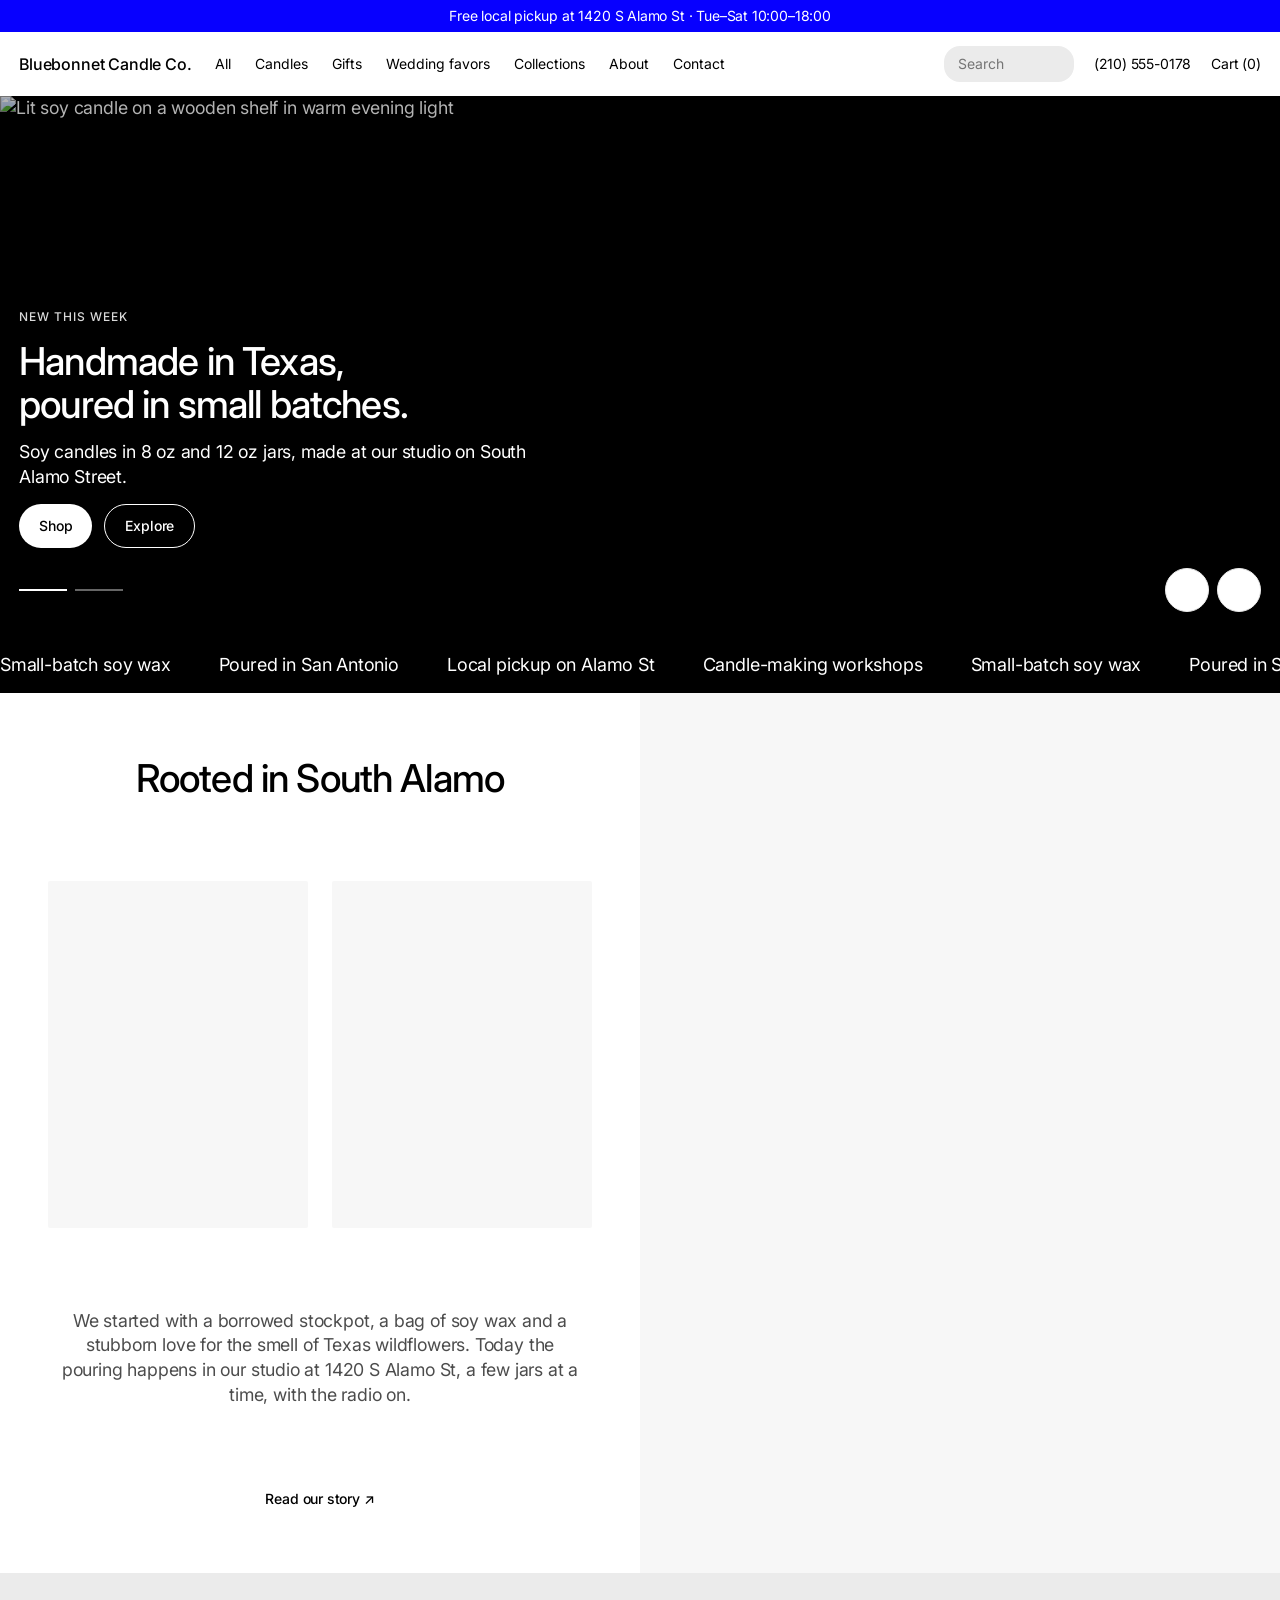
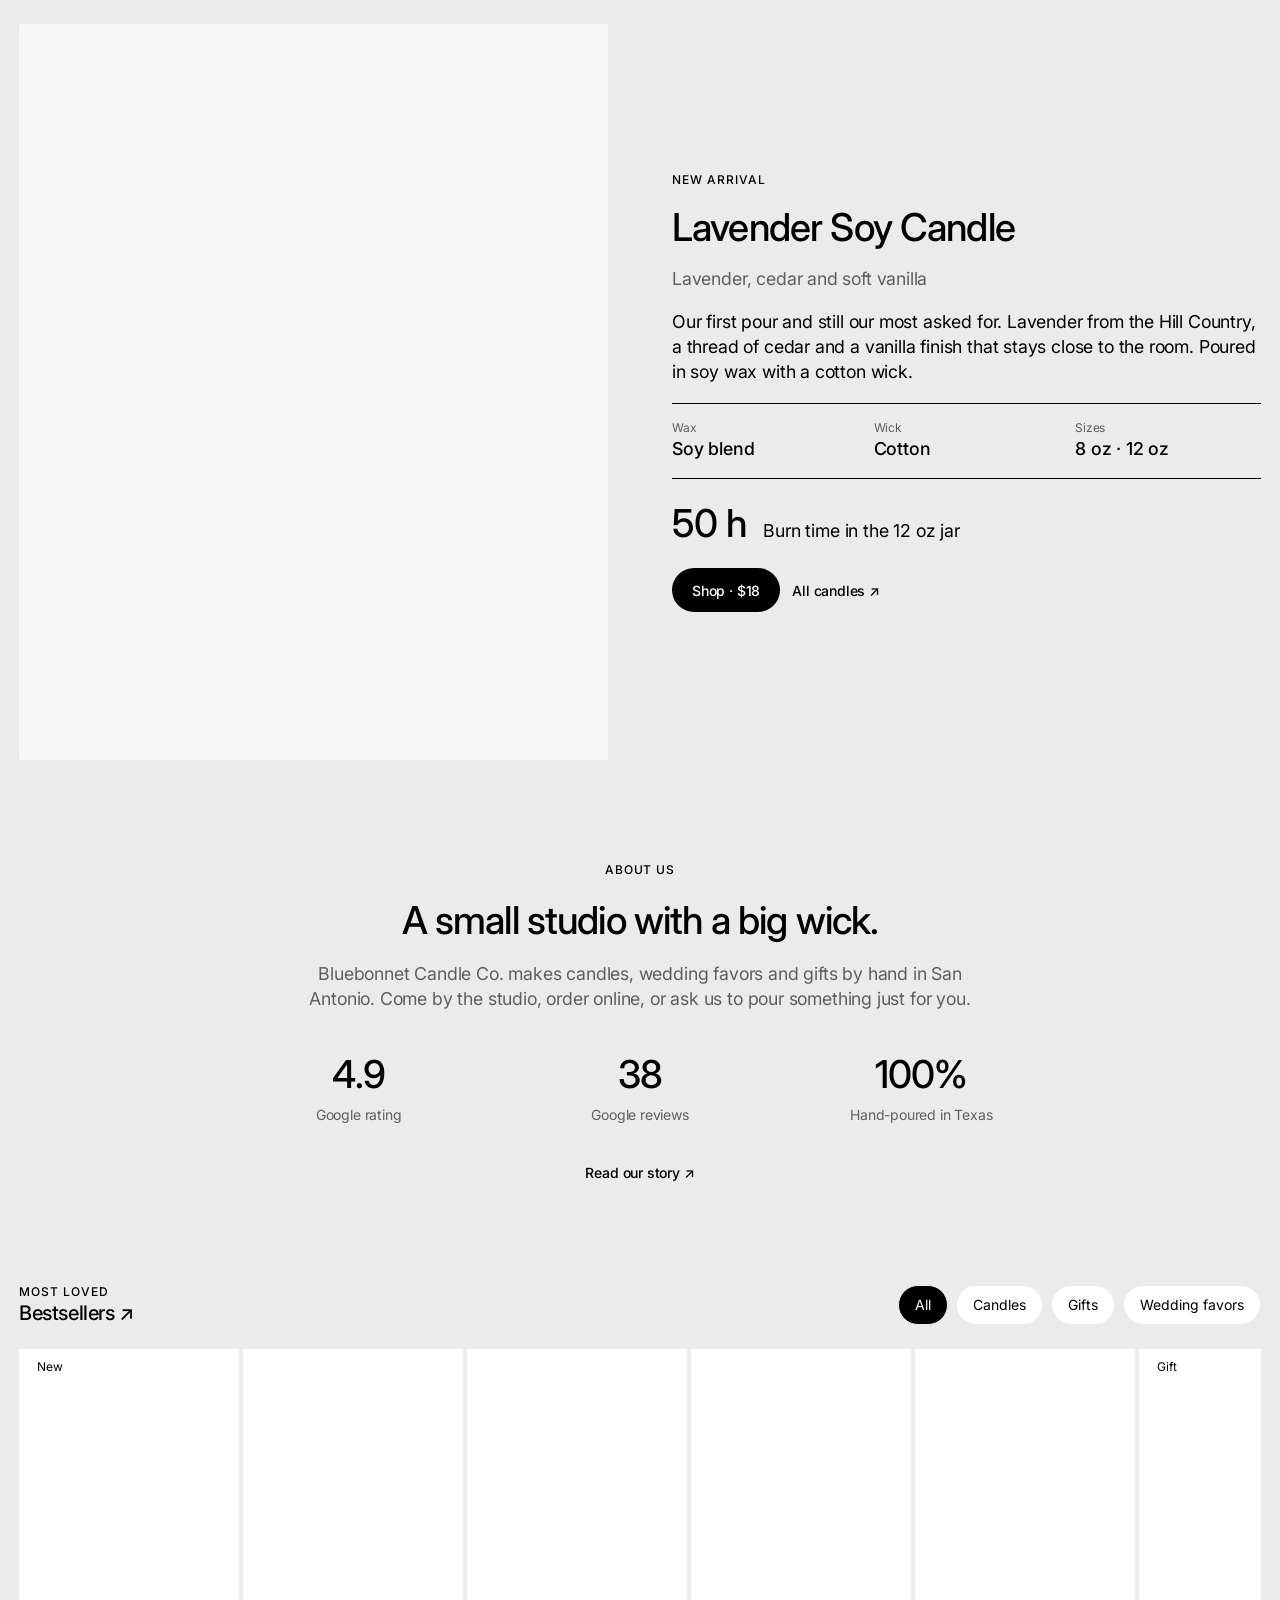
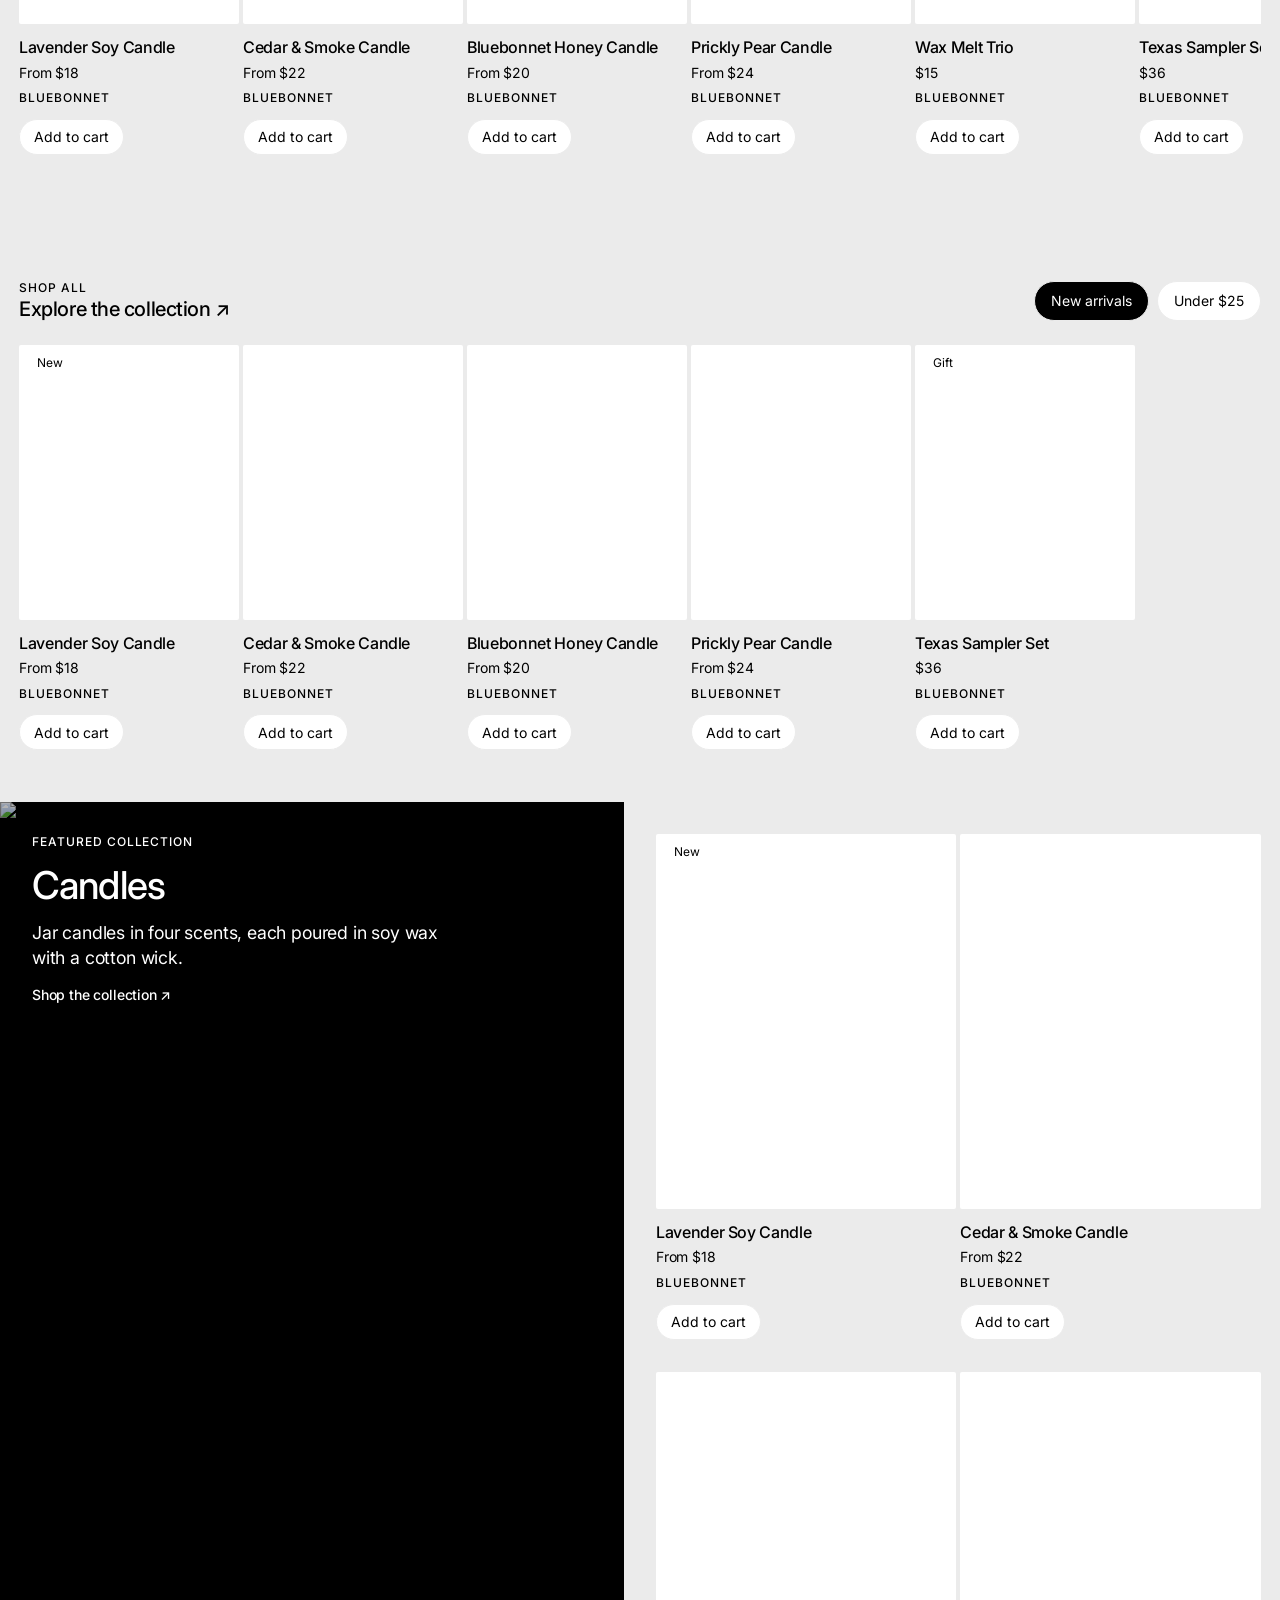
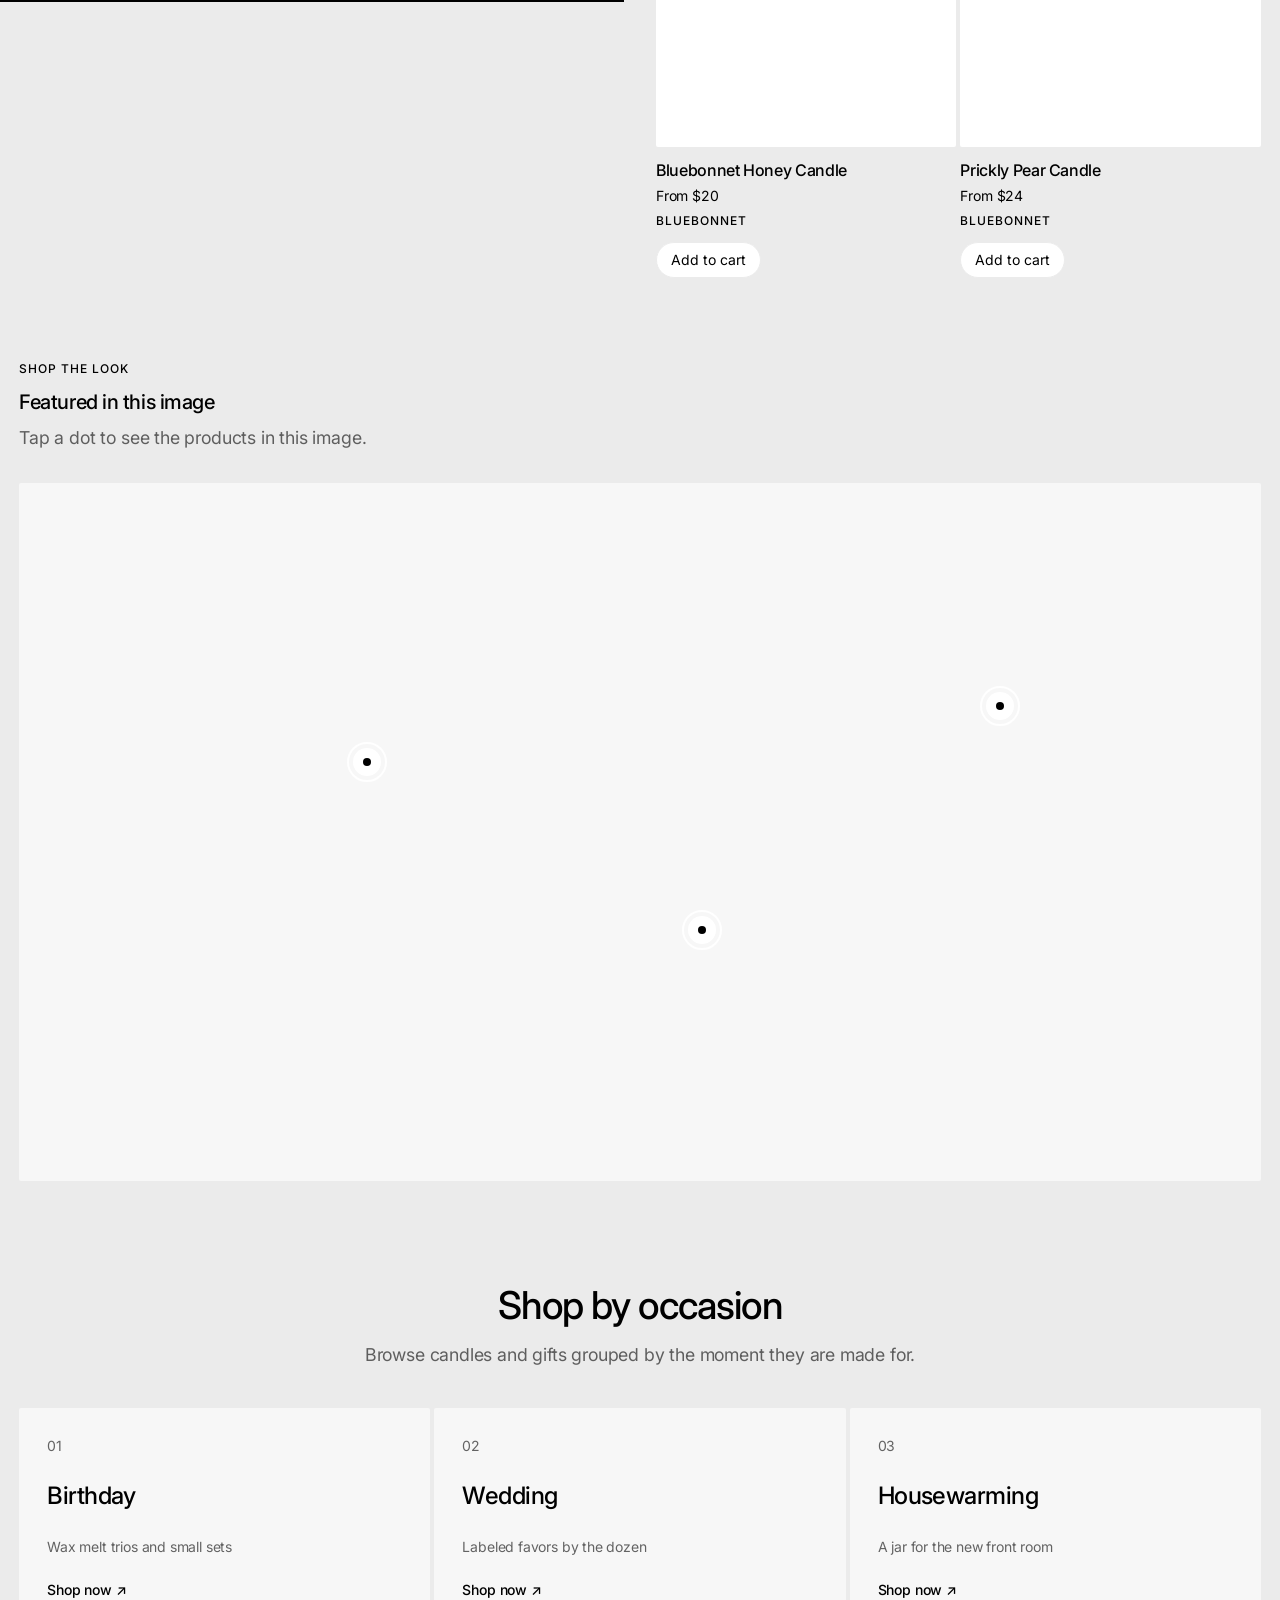
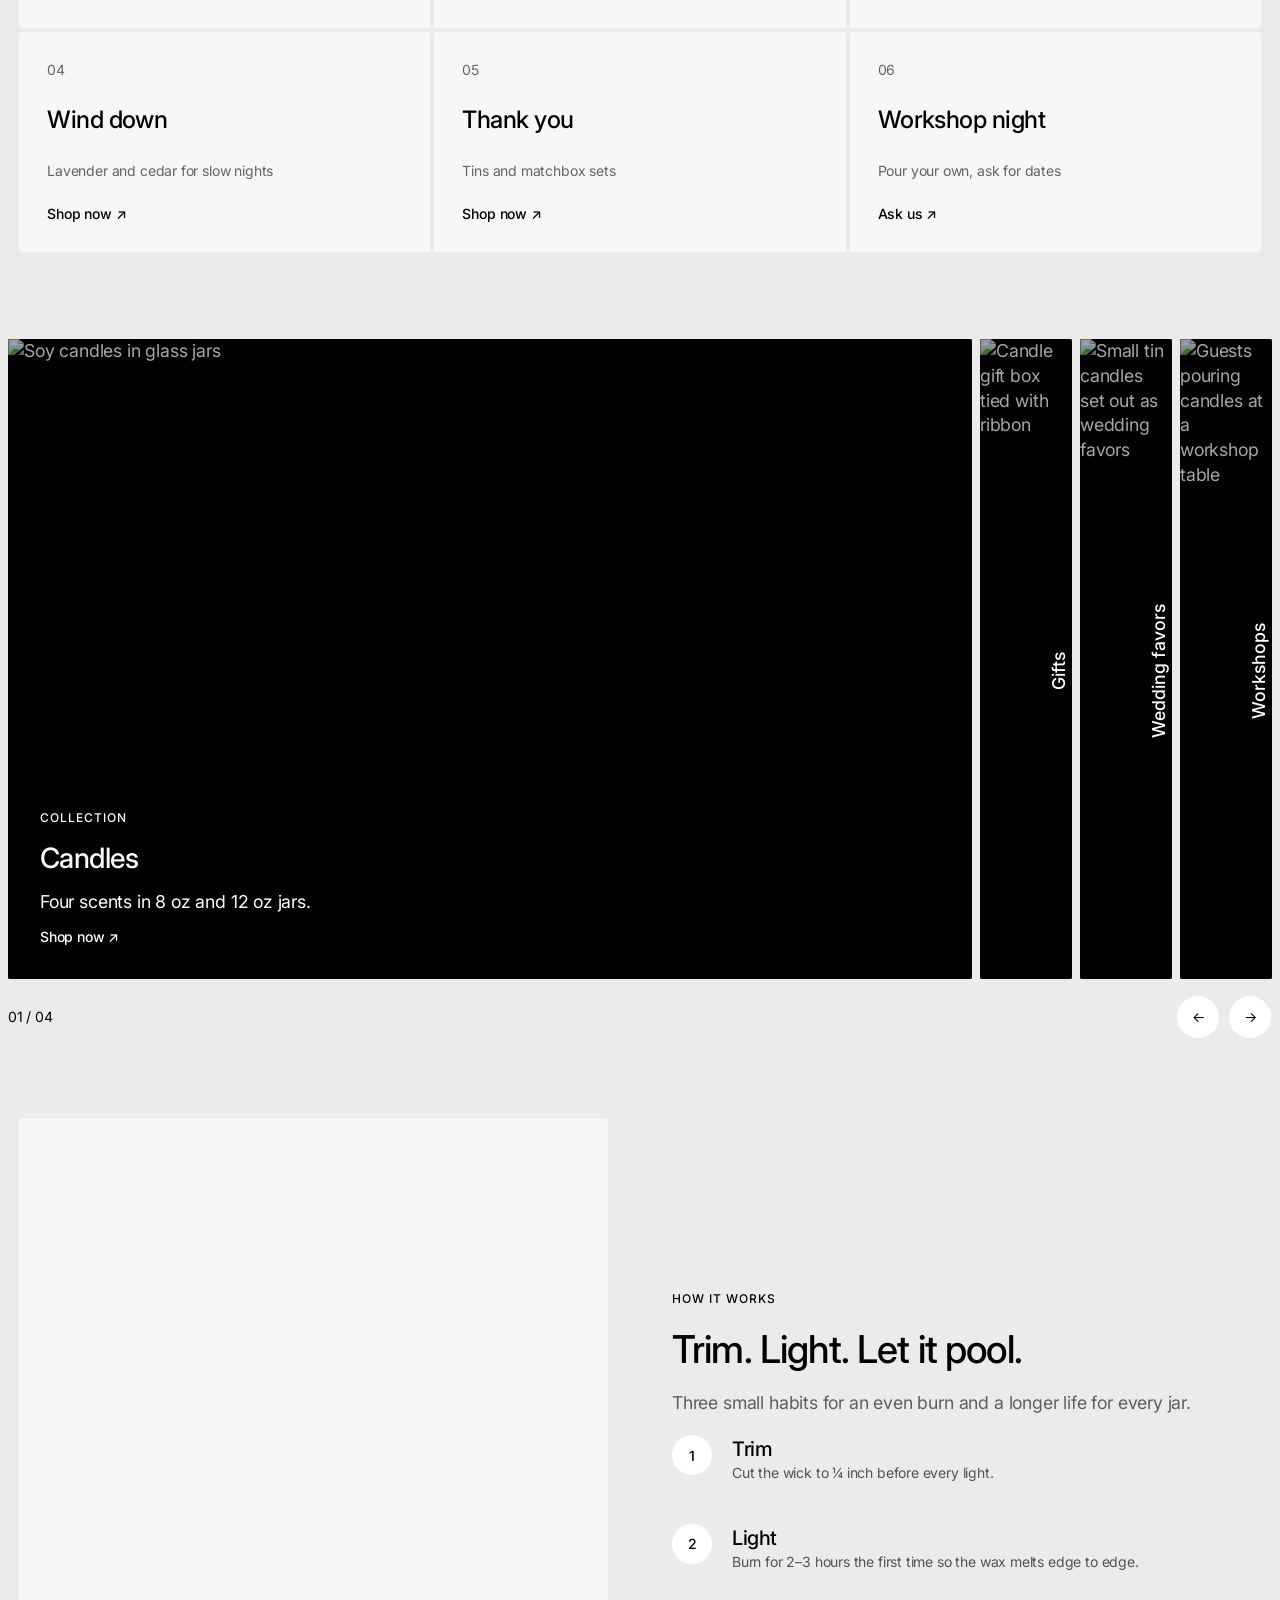
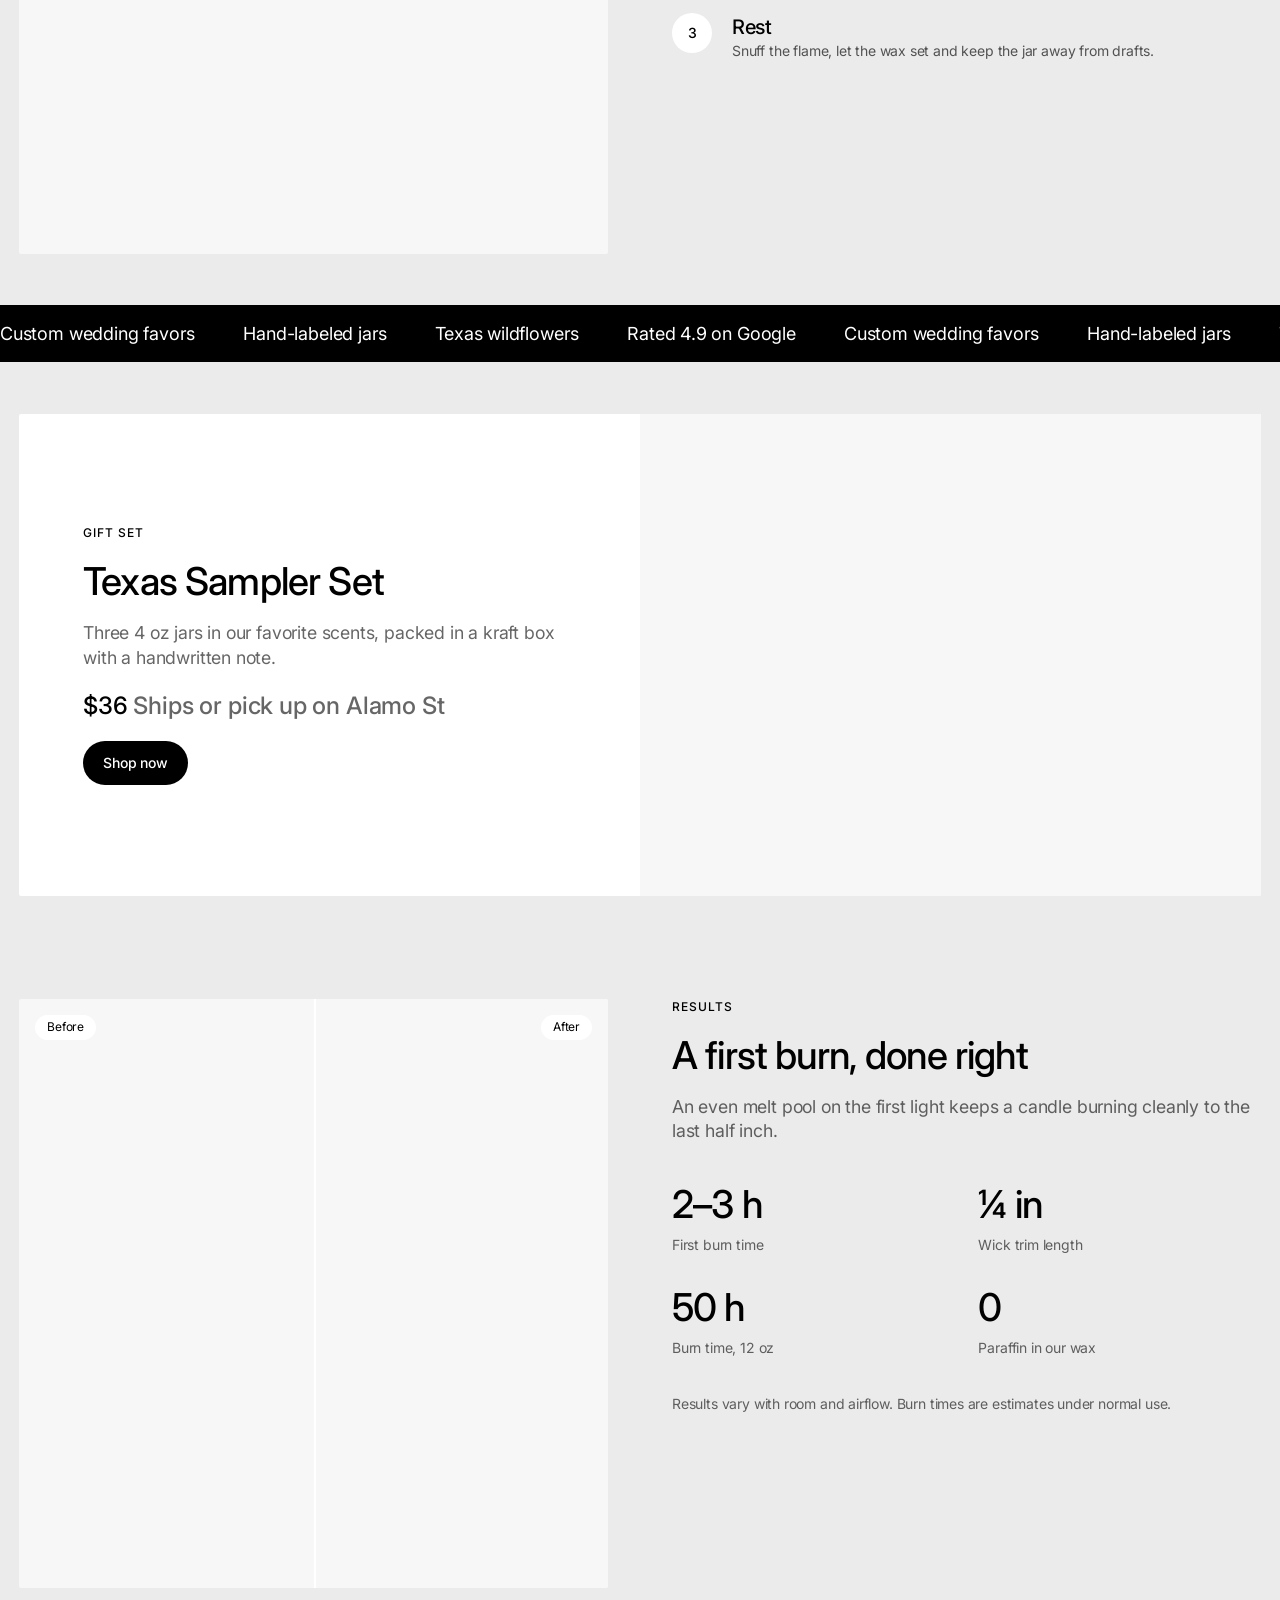
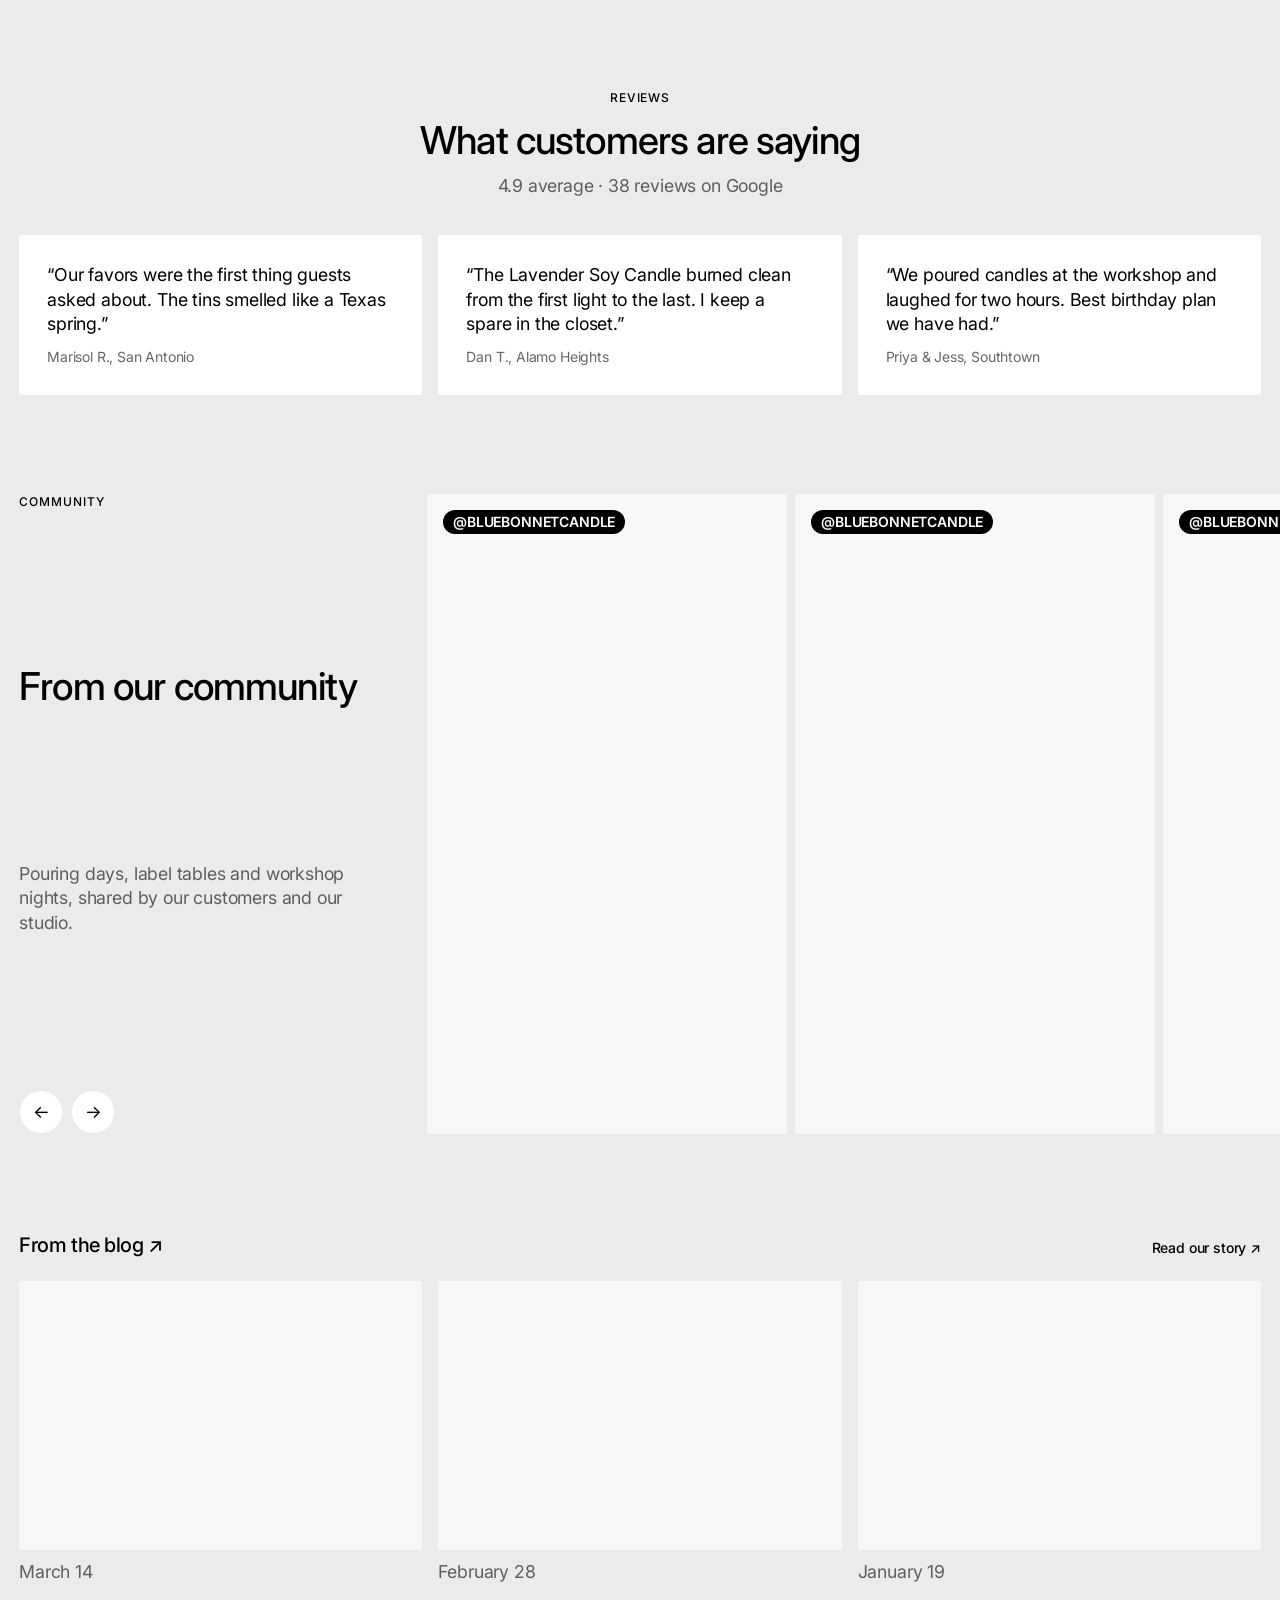
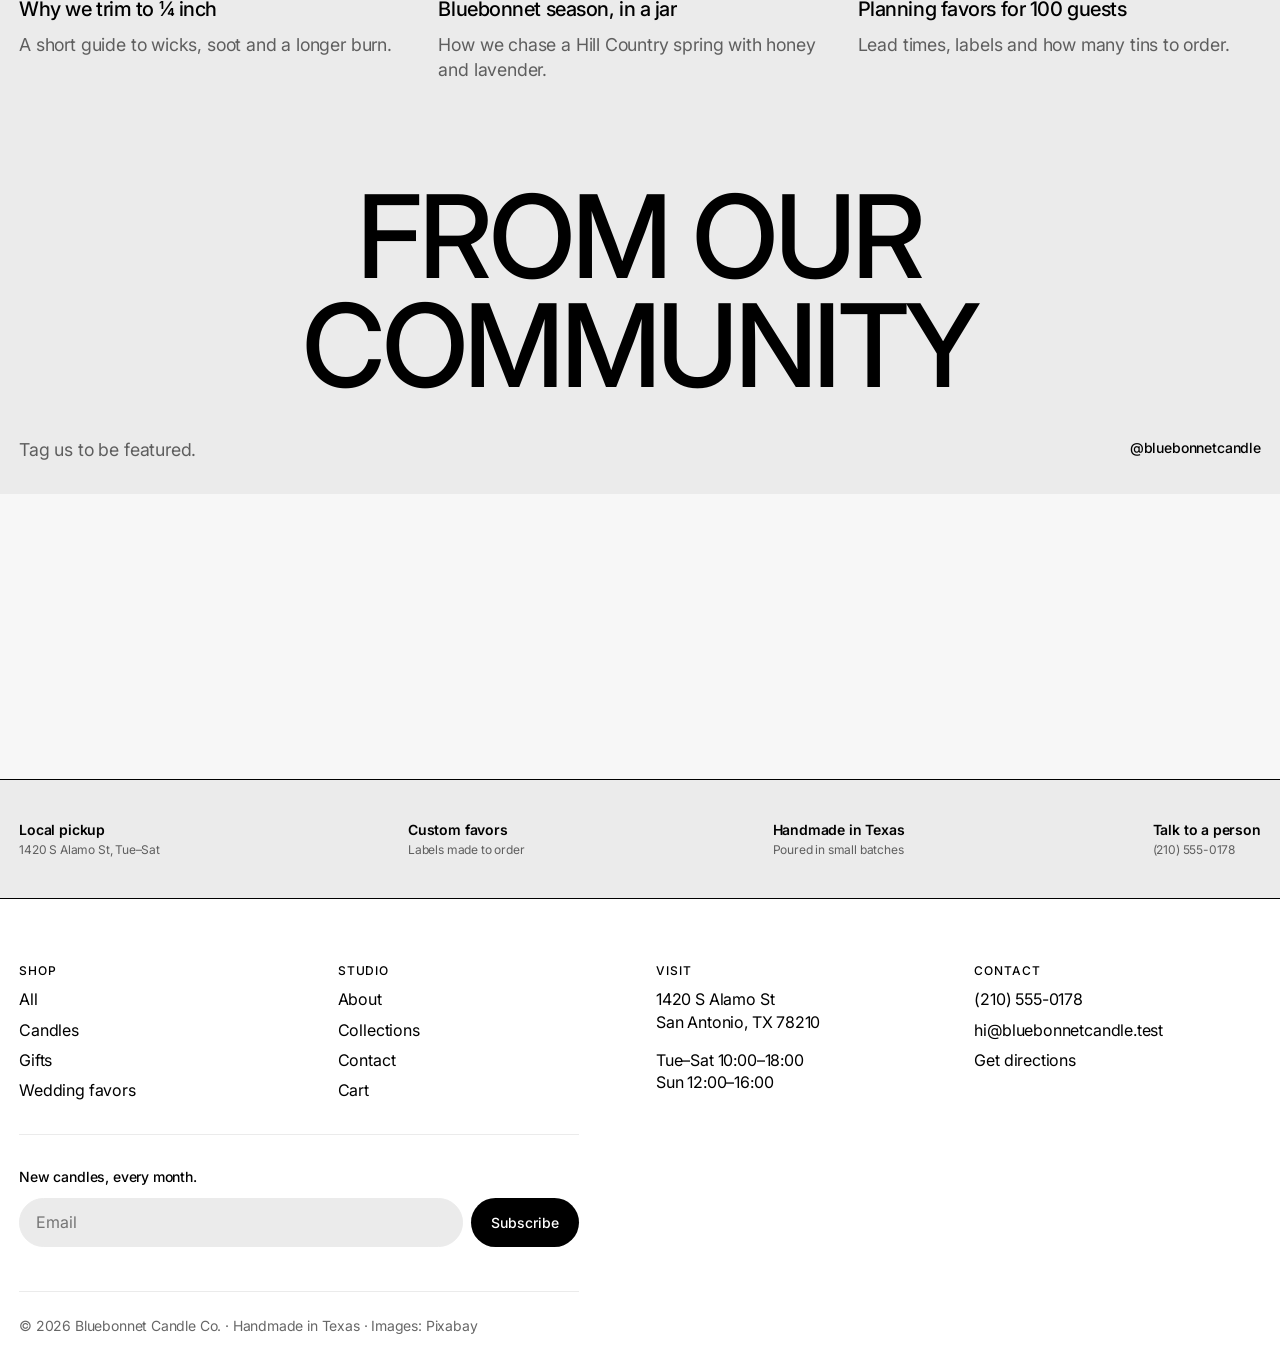
<file: bluebonnet-candle-co-san-antonio/index.html>
<!doctype html>
<html lang="en-US">
<head>
<meta name="robots" content="noindex, nofollow">
<meta charset="utf-8">
<title>Bluebonnet Candle Co. — Handmade soy candles in San Antonio</title>
<meta name="description" content="Handmade soy candles, wedding favors and gifts from San Antonio, Texas. Local pickup on S Alamo St, shipping and candle-making workshops.">
<meta name="lead-id" content="L0012">
<meta name="viewport" content="width=device-width, initial-scale=1">
<meta name="theme-color" content="#0700ff">
<link rel="stylesheet" href="styles.css">
<script src="script.js" defer></script>
<script type="application/json" id="build-brief">
{
  "lead_id": "L0012",
  "site_type": "online_store",
  "template": "NEW OUTCHRECH",
  "style_niche": "homegoods",
  "style_reason": "Candles are household goods; the calm gallery style lets handmade objects lead while the notes' warmth comes through in the copy.",
  "language": "en-US", "currency": "USD", "country": "US", "city": "San Antonio",
  "business": {
    "name": "Bluebonnet Candle Co.",
    "summary": "A small San Antonio studio pouring soy candles, wedding favors and gifts by hand, with local pickup and candle-making workshops.",
    "audience": "Local gift buyers, couples planning weddings, and home-fragrance fans across Texas",
    "positioning": "Handmade in Texas, warm and playful, poured in small batches"
  },
  "tone": "Warm and playful (notes), delivered in the curatorial, sentence-case, no-exclamation voice of the homegoods style",
  "primary_cta": { "label": "Shop", "action": "#collection/all", "why": "Store lead: products first; phone and email kept as secondary contact paths" },
  "secondary_cta": { "label": "Call (210) 555-0178", "action": "tel:2105550178" },
  "contact": {
    "email": "hi@bluebonnetcandle.test", "phone": "(210) 555-0178",
    "address": "1420 S Alamo St, San Antonio, TX 78210", "maps": "https://maps.google.com/?cid=4007",
    "hours": ["Tue–Sat 10:00–18:00", "Sun 12:00–16:00"]
  },
  "offer": {
    "services": ["Custom wedding favors", "Local pickup", "Candle-making workshops"],
    "products": [
      { "name": "Lavender Soy Candle", "price": 18, "category": "Candles" }
    ],
    "categories": ["Candles", "Gifts", "Wedding favors"]
  },
  "proof": { "google_rating": 4.9, "review_count": 38 },
  "pages": ["home", "about", "collections", "collection/all", "collection/candles", "collection/gifts", "collection/wedding-favors", "product/{slug} x10", "cart", "contact", "404"],
  "generated_content": [
    "The CSV category string 'Candles Cedar & Smoke Candle' looked like two merged entries; it was split into the category 'Candles' and a separate product 'Cedar & Smoke Candle' (price invented)",
    "Nine further products (names, prices, descriptions, highlights, variants, badges) because the CSV listed fewer than 6",
    "Categories Gifts and Wedding favors and their descriptions",
    "Brand story, founder quote, values, process steps, statistics other than rating and review count",
    "Testimonials, product reviews, journal articles, stockist names, video cards, UGC tiles, FAQ-style delivery text",
    "Announcement copy, hero slides, promo and bundle copy, before/after results and disclaimer",
    "Image alt text and Pixabay search keywords"
  ]
}
</script>
</head>
<body data-style="homegoods" data-site="online_store">

<div class="announce" data-announce>
  <p class="is-on">Free local pickup at 1420 S Alamo St · Tue–Sat 10:00–18:00</p>
  <p>Poured by hand in San Antonio, Texas</p>
</div>

<header class="site-header">
  <div class="bar">
    <button class="menu-btn" aria-label="Open menu" aria-expanded="false" data-menu-btn>Menu</button>
    <a class="wordmark" href="#home">Bluebonnet Candle Co.</a>
    <nav class="nav" data-nav aria-label="Main">
      <a href="#collection/all">All</a>
      <a href="#collection/candles">Candles</a>
      <a href="#collection/gifts">Gifts</a>
      <a href="#collection/wedding-favors">Wedding favors</a>
      <a href="#collections">Collections</a>
      <a href="#about">About</a>
      <a href="#contact">Contact</a>
    </nav>
    <div class="bar-end">
      <form class="search" role="search" data-search>
        <label class="sr" for="q">Search</label>
        <input id="q" type="search" placeholder="Search" autocomplete="off">
      </form>
      <a class="tel" href="tel:2105550178">(210) 555-0178</a>
      <a class="cart-link" href="#cart" aria-label="Cart">Cart (<span data-cart-count>0</span>)</a>
    </div>
  </div>
</header>

<main id="main">

<!-- HOME -->
<section class="page" data-page="home" id="home">
  <div data-section="hero-slideshow" class="hero" data-slides>
    <article class="slide is-on">
      <div class="ph"><img data-pixabay="soy candle lit warm interior" data-orientation="horizontal" alt="Lit soy candle on a wooden shelf in warm evening light" width="1600" height="900"></div>
      <div class="slide-copy">
        <p class="label">New this week</p>
        <h1 class="h-display">Handmade in Texas, poured in small batches.</h1>
        <p>Soy candles in 8 oz and 12 oz jars, made at our studio on South Alamo Street.</p>
        <p class="row"><a class="pill pill-light" href="#collection/candles">Shop</a><a class="pill pill-ghost-light" href="#about">Explore</a></p>
      </div>
    </article>
    <article class="slide">
      <div class="ph"><img data-pixabay="wedding table candles" data-orientation="horizontal" alt="Candles set along a wedding reception table" width="1600" height="900"></div>
      <div class="slide-copy">
        <p class="label">Weddings</p>
        <h2 class="h-display">Custom favors for your day.</h2>
        <p>Labeled tins and jar candles, made to order for events in San Antonio and the Hill Country.</p>
        <p class="row"><a class="pill pill-light" href="#collection/wedding-favors">Order favors</a><a class="pill pill-ghost-light" href="#contact">Ask us</a></p>
      </div>
    </article>
    <div class="slide-ctrl">
      <div class="bars" data-bars></div>
      <div class="arrows"><button class="round" data-prev aria-label="Previous slide">←</button><button class="round" data-next aria-label="Next slide">→</button></div>
    </div>
  </div>

  <div class="marquee" data-marquee data-section="marquee"><div class="track"><span>Small-batch soy wax</span><span>Poured in San Antonio</span><span>Local pickup on Alamo St</span><span>Candle-making workshops</span></div></div>

  <section class="brand-story" data-section="brand-story">
    <div class="story-l">
      <h2 class="h-display center">Rooted in South Alamo</h2>
      <div class="story-photos">
        <div class="ph r34"><img data-pixabay="candle making pouring wax" data-orientation="vertical" alt="Hands pouring melted wax into a glass jar" width="400" height="533"></div>
        <div class="ph r34"><img data-pixabay="candle wicks jars studio" data-orientation="vertical" alt="Rows of candle jars with trimmed wicks" width="400" height="533"></div>
      </div>
      <p class="story-text">We started with a borrowed stockpot, a bag of soy wax and a stubborn love for the smell of Texas wildflowers. Today the pouring happens in our studio at 1420 S Alamo St, a few jars at a time, with the radio on.</p>
      <a class="arrow-link" href="#about">Read our story ↗</a>
    </div>
    <div class="ph tall"><img data-pixabay="candle studio shelves" data-orientation="vertical" alt="Candle studio shelves lined with finished jars" width="800" height="1100"></div>
  </section>

  <section class="wrap featured" data-section="featured-launch">
    <div class="ph r45"><img data-pixabay="lavender candle jar" data-orientation="vertical" alt="Lavender soy candle in an amber glass jar" width="800" height="1000"></div>
    <div class="featured-copy">
      <p class="label">New arrival</p>
      <h2 class="h-display">Lavender Soy Candle</h2>
      <p class="muted">Lavender, cedar and soft vanilla</p>
      <p>Our first pour and still our most asked for. Lavender from the Hill Country, a thread of cedar and a vanilla finish that stays close to the room. Poured in soy wax with a cotton wick.</p>
      <dl class="facts"><div><dt>Wax</dt><dd>Soy blend</dd></div><div><dt>Wick</dt><dd>Cotton</dd></div><div><dt>Sizes</dt><dd>8 oz · 12 oz</dd></div></dl>
      <p class="stat"><strong>50 h</strong><span>Burn time in the 12 oz jar</span></p>
      <p class="row"><a class="pill" href="#product/lavender-soy-candle">Shop · $18</a><a class="arrow-link" href="#collection/candles">All candles ↗</a></p>
    </div>
  </section>

  <section class="wrap intro" data-section="brand-intro">
    <p class="label">About us</p>
    <h2 class="h-display center">A small studio with a big wick.</h2>
    <p class="muted center">Bluebonnet Candle Co. makes candles, wedding favors and gifts by hand in San Antonio. Come by the studio, order online, or ask us to pour something just for you.</p>
    <div class="stats"><div><strong>4.9</strong><span>Google rating</span></div><div><strong>38</strong><span>Google reviews</span></div><div><strong>100%</strong><span>Hand-poured in Texas</span></div></div>
    <a class="arrow-link" href="#about">Read our story ↗</a>
  </section>

  <section class="wrap tabs-sec" data-section="product-tabs" data-tabs="cats">
    <div class="sec-head"><div><p class="label">Most loved</p><h2 class="h-sub">Bestsellers ↗</h2></div><div class="tab-pills" data-pills></div></div>
    <div class="rail" data-rail></div>
  </section>

  <section class="wrap tabs-sec" data-section="product-tabs" data-tabs="new">
    <div class="sec-head"><div><p class="label">Shop all</p><h2 class="h-sub">Explore the collection ↗</h2></div><div class="tab-pills" data-pills></div></div>
    <div class="rail" data-rail></div>
  </section>

  <section class="spotlight" data-section="collection-spotlight">
    <div class="spot-media">
      <div class="ph"><img data-pixabay="candles collection table" data-orientation="vertical" alt="A group of jar candles arranged on a table" width="900" height="1200"></div>
      <div class="spot-copy"><p class="label">Featured collection</p><h2 class="h-display">Candles</h2><p>Jar candles in four scents, each poured in soy wax with a cotton wick.</p><a class="arrow-link" href="#collection/candles">Shop the collection ↗</a></div>
    </div>
    <div class="grid spot-grid" data-spot-grid></div>
  </section>

  <section class="wrap hotspots" data-section="image-hotspots">
    <p class="label">Shop the look</p>
    <h2 class="h-sub">Featured in this image</h2>
    <p class="muted">Tap a dot to see the products in this image.</p>
    <div class="hs-media">
      <div class="ph r169"><img data-pixabay="living room candles shelf" data-orientation="horizontal" alt="Living room shelf styled with candles and ceramics" width="1400" height="788"></div>
      <button class="dot" style="--x:28%;--y:40%" data-hs="lavender-soy-candle" aria-label="Lavender Soy Candle"></button>
      <button class="dot" style="--x:55%;--y:64%" data-hs="cedar-smoke-candle" aria-label="Cedar &amp; Smoke Candle"></button>
      <button class="dot" style="--x:79%;--y:32%" data-hs="matchbox-snuffer-set" aria-label="Matchbox and Snuffer Set"></button>
      <div class="hs-card" data-hs-card hidden></div>
    </div>
  </section>

  <section class="wrap moods" data-section="mood-grid">
    <h2 class="h-display center">Shop by occasion</h2>
    <p class="muted center">Browse candles and gifts grouped by the moment they are made for.</p>
    <div class="mood-cards">
      <a href="#collection/gifts"><span>01</span><h3>Birthday</h3><p>Wax melt trios and small sets</p><b>Shop now ↗</b></a>
      <a href="#collection/wedding-favors"><span>02</span><h3>Wedding</h3><p>Labeled favors by the dozen</p><b>Shop now ↗</b></a>
      <a href="#collection/candles"><span>03</span><h3>Housewarming</h3><p>A jar for the new front room</p><b>Shop now ↗</b></a>
      <a href="#collection/candles"><span>04</span><h3>Wind down</h3><p>Lavender and cedar for slow nights</p><b>Shop now ↗</b></a>
      <a href="#collection/gifts"><span>05</span><h3>Thank you</h3><p>Tins and matchbox sets</p><b>Shop now ↗</b></a>
      <a href="#contact"><span>06</span><h3>Workshop night</h3><p>Pour your own, ask for dates</p><b>Ask us ↗</b></a>
    </div>
  </section>

  <section class="panels" data-section="expanding-panels" data-panels>
    <div class="panel-track">
      <article class="panel is-on"><div class="ph"><img data-pixabay="soy candles jars" data-orientation="vertical" alt="Soy candles in glass jars" width="900" height="1200"></div><button class="panel-vt" data-panel>Candles</button><div class="panel-body"><p class="label">Collection</p><h3>Candles</h3><p>Four scents in 8 oz and 12 oz jars.</p><a class="arrow-link" href="#collection/candles">Shop now ↗</a></div></article>
      <article class="panel"><div class="ph"><img data-pixabay="gift box candle ribbon" data-orientation="vertical" alt="Candle gift box tied with ribbon" width="900" height="1200"></div><button class="panel-vt" data-panel>Gifts</button><div class="panel-body"><p class="label">Collection</p><h3>Gifts</h3><p>Sets, wax melts and a workshop voucher.</p><a class="arrow-link" href="#collection/gifts">Shop now ↗</a></div></article>
      <article class="panel"><div class="ph"><img data-pixabay="wedding favors tins" data-orientation="vertical" alt="Small tin candles set out as wedding favors" width="900" height="1200"></div><button class="panel-vt" data-panel>Wedding favors</button><div class="panel-body"><p class="label">Collection</p><h3>Wedding favors</h3><p>Custom labels, made to order.</p><a class="arrow-link" href="#collection/wedding-favors">Shop now ↗</a></div></article>
      <article class="panel"><div class="ph"><img data-pixabay="candle making workshop table" data-orientation="vertical" alt="Guests pouring candles at a workshop table" width="900" height="1200"></div><button class="panel-vt" data-panel>Workshops</button><div class="panel-body"><p class="label">Service</p><h3>Workshops</h3><p>Pour your own candle with us on South Alamo.</p><a class="arrow-link" href="#contact">Ask us ↗</a></div></article>
    </div>
    <div class="panel-ctrl"><span data-panel-count>01 / 04</span><div class="arrows"><button class="round" data-pprev aria-label="Previous panel">←</button><button class="round" data-pnext aria-label="Next panel">→</button></div></div>
  </section>

  <section class="wrap ritual" data-section="ritual-steps">
    <div class="ph r45"><img data-pixabay="lighting candle match" data-orientation="vertical" alt="A match lighting the wick of a candle" width="800" height="900"></div>
    <div>
      <p class="label">How it works</p>
      <h2 class="h-display">Trim. Light. Let it pool.</h2>
      <p class="muted">Three small habits for an even burn and a longer life for every jar.</p>
      <ol class="steps">
        <li><span>1</span><div><h3>Trim</h3><p>Cut the wick to ¼ inch before every light.</p></div></li>
        <li><span>2</span><div><h3>Light</h3><p>Burn for 2–3 hours the first time so the wax melts edge to edge.</p></div></li>
        <li><span>3</span><div><h3>Rest</h3><p>Snuff the flame, let the wax set and keep the jar away from drafts.</p></div></li>
      </ol>
    </div>
  </section>

  <div class="marquee" data-marquee data-section="marquee"><div class="track"><span>Custom wedding favors</span><span>Hand-labeled jars</span><span>Texas wildflowers</span><span>Rated 4.9 on Google</span></div></div>

  <section class="wrap promo" data-section="promo-card">
    <div class="promo-in">
      <div class="promo-copy"><p class="label">Gift set</p><h2 class="h-display">Texas Sampler Set</h2><p class="muted">Three 4 oz jars in our favorite scents, packed in a kraft box with a handwritten note.</p><p class="price-line">$36 <span class="muted">Ships or pick up on Alamo St</span></p><a class="pill" href="#product/texas-sampler-set">Shop now</a></div>
      <div class="ph r45"><img data-pixabay="candle sampler gift box" data-orientation="horizontal" alt="Three small candles in a kraft gift box" width="900" height="700"></div>
    </div>
  </section>

  <section class="wrap ba" data-section="before-after">
    <div class="ba-stage" data-ba style="--pos:50%">
      <div class="ph r11"><img data-pixabay="candle tunneling wax" data-orientation="horizontal" alt="Candle burned unevenly with a deep tunnel" width="900" height="900"></div>
      <div class="ph r11 ba-after"><img data-pixabay="candle even melt pool" data-orientation="horizontal" alt="Candle burned evenly with a full melt pool" width="900" height="900"></div>
      <span class="chip chip-l">Before</span><span class="chip chip-r">After</span>
      <input type="range" min="0" max="100" value="50" aria-label="Compare a tunneled burn with an even melt pool" data-ba-range>
    </div>
    <div class="ba-copy">
      <p class="label">Results</p>
      <h2 class="h-display">A first burn, done right</h2>
      <p class="muted">An even melt pool on the first light keeps a candle burning cleanly to the last half inch.</p>
      <div class="stats stats2"><div><strong>2–3 h</strong><span>First burn time</span></div><div><strong>¼ in</strong><span>Wick trim length</span></div><div><strong>50 h</strong><span>Burn time, 12 oz</span></div><div><strong>0</strong><span>Paraffin in our wax</span></div></div>
      <p class="fine">Results vary with room and airflow. Burn times are estimates under normal use.</p>
    </div>
  </section>

  <section class="wrap reviews-sec" data-section="testimonials">
    <p class="label center">Reviews</p>
    <h2 class="h-display center">What customers are saying</h2>
    <p class="muted center">4.9 average · 38 reviews on Google</p>
    <div class="cards3">
      <blockquote><p>“Our favors were the first thing guests asked about. The tins smelled like a Texas spring.”</p><cite>Marisol R., San Antonio</cite></blockquote>
      <blockquote><p>“The Lavender Soy Candle burned clean from the first light to the last. I keep a spare in the closet.”</p><cite>Dan T., Alamo Heights</cite></blockquote>
      <blockquote><p>“We poured candles at the workshop and laughed for two hours. Best birthday plan we have had.”</p><cite>Priya &amp; Jess, Southtown</cite></blockquote>
    </div>
  </section>

  <section class="videos" data-section="video-carousel">
    <div class="vid-intro"><p class="label">Community</p><h2 class="h-display">From our community</h2><p class="muted">Pouring days, label tables and workshop nights, shared by our customers and our studio.</p>
      <div class="arrows"><button class="round" data-vprev aria-label="Previous video">←</button><button class="round" data-vnext aria-label="Next video">→</button></div></div>
    <div class="vid-track" data-vtrack>
      <a class="vid" href="#product/lavender-soy-candle"><div class="ph"><img data-pixabay="pouring wax candle" data-orientation="vertical" alt="Wax being poured into candle jars" width="460" height="800"></div><p>@bluebonnetcandle</p></a>
      <a class="vid" href="#product/custom-label-favor-candles"><div class="ph"><img data-pixabay="candle labels table" data-orientation="vertical" alt="Candle labels being applied at a table" width="460" height="800"></div><p>@bluebonnetcandle</p></a>
      <a class="vid" href="#contact"><div class="ph"><img data-pixabay="candle workshop friends" data-orientation="vertical" alt="Friends making candles together" width="460" height="800"></div><p>@bluebonnetcandle</p></a>
      <a class="vid" href="#product/cedar-smoke-candle"><div class="ph"><img data-pixabay="candle shelf shop" data-orientation="vertical" alt="Shelf of candles ready for pickup" width="460" height="800"></div><p>@bluebonnetcandle</p></a>
    </div>
  </section>

  <section class="wrap journal" data-section="journal-teaser">
    <div class="sec-head"><h2 class="h-sub">From the blog ↗</h2><a class="arrow-link" href="#about">Read our story ↗</a></div>
    <div class="cards3">
      <article><div class="ph r32"><img data-pixabay="candle care tips" data-orientation="horizontal" alt="Candle with a trimmed wick on a side table" width="640" height="427"></div><p class="muted">March 14</p><h3>Why we trim to ¼ inch</h3><p class="muted">A short guide to wicks, soot and a longer burn.</p></article>
      <article><div class="ph r32"><img data-pixabay="bluebonnet flowers field" data-orientation="horizontal" alt="Field of bluebonnet wildflowers in Texas" width="640" height="427"></div><p class="muted">February 28</p><h3>Bluebonnet season, in a jar</h3><p class="muted">How we chase a Hill Country spring with honey and lavender.</p></article>
      <article><div class="ph r32"><img data-pixabay="wedding favor ideas" data-orientation="horizontal" alt="Wedding favors laid out in a row" width="640" height="427"></div><p class="muted">January 19</p><h3>Planning favors for 100 guests</h3><p class="muted">Lead times, labels and how many tins to order.</p></article>
    </div>
  </section>

  <section class="ugc" data-section="ugc-mosaic">
    <h2 class="ugc-title">From our community</h2>
    <p class="ugc-bar"><span class="muted">Tag us to be featured.</span><a class="arrow-link" href="tel:2105550178">@bluebonnetcandle</a></p>
    <div class="mosaic">
      <div class="ph"><img data-pixabay="candle flat lay" data-orientation="vertical" alt="Candle photographed from above on linen" width="400" height="533"></div>
      <div class="ph"><img data-pixabay="candle bathroom" data-orientation="vertical" alt="Candle beside a bathtub" width="400" height="533"></div>
      <div class="ph"><img data-pixabay="candle dinner table" data-orientation="vertical" alt="Candle on a dinner table" width="400" height="533"></div>
      <div class="ph"><img data-pixabay="candle window sill" data-orientation="vertical" alt="Candle on a window sill" width="400" height="533"></div>
      <div class="ph"><img data-pixabay="candle books" data-orientation="vertical" alt="Candle next to a stack of books" width="400" height="533"></div>
      <div class="ph"><img data-pixabay="candle gift wrapped" data-orientation="vertical" alt="Gift-wrapped candle with twine" width="400" height="533"></div>
    </div>
  </section>

  <section class="usp" data-section="usp-strip">
    <div><b>Local pickup</b><span>1420 S Alamo St, Tue–Sat</span></div>
    <div><b>Custom favors</b><span>Labels made to order</span></div>
    <div><b>Handmade in Texas</b><span>Poured in small batches</span></div>
    <div><b>Talk to a person</b><span>(210) 555-0178</span></div>
  </section>
</section>

<!-- ABOUT -->
<section class="page" data-page="about" id="about" hidden>
  <div class="page-hero" data-section="page-hero">
    <div class="ph"><img data-pixabay="candle studio workbench" data-orientation="horizontal" alt="Candle-making workbench with jars and wax" width="1600" height="700"></div>
    <div class="ph-copy"><p class="label">Our story</p><h1 class="h-display center">About us</h1><p class="center">A San Antonio studio pouring candles for tables, weddings and slow evenings.</p></div>
  </div>
  <section class="wrap iwt" data-section="image-with-text">
    <div><p class="label">Our beginning</p><h2 class="h-sub">How it started</h2><p class="muted">It began with a borrowed stockpot in a South Side kitchen and one question: could a candle smell like the Hill Country in April? Friends asked for more jars. A studio on South Alamo followed, and the pouring has never stopped.</p><a class="pill" href="#collection/all">Shop the collection</a></div>
    <div class="ph r45"><img data-pixabay="first candle kitchen pot" data-orientation="horizontal" alt="Melting wax in a pot on a kitchen stove" width="900" height="780"></div>
  </section>
  <section class="wrap values" data-section="value-cards">
    <h2 class="h-sub center">What we stand for</h2>
    <div class="cards3">
      <div><h3>Quality first</h3><p class="muted">Soy wax, cotton wicks and fragrance oils tested in our own jars.</p></div>
      <div><h3>Made with care</h3><p class="muted">Every jar is poured, labeled and checked by hand in Texas.</p></div>
      <div><h3>Neighbors first</h3><p class="muted">Local pickup, local stockists and workshops for the people next door.</p></div>
    </div>
  </section>
  <section class="wrap ritual" data-section="ritual-steps">
    <div class="ph r45"><img data-pixabay="candle making process" data-orientation="vertical" alt="Steps of making a candle laid out on a bench" width="800" height="900"></div>
    <div><p class="label">Our process</p><h2 class="h-display">How we make it</h2><p class="muted">From the wax delivery to your doorstep, in four steps.</p>
      <ol class="steps"><li><span>01</span><div><h3>Source</h3><p>Soy wax from a Midwest farm co-op and oils from trusted suppliers.</p></div></li>
      <li><span>02</span><div><h3>Make</h3><p>Wax is melted, scented and poured at the right temperature.</p></div></li>
      <li><span>03</span><div><h3>Check</h3><p>Each batch cures for a week and gets a test burn.</p></div></li>
      <li><span>04</span><div><h3>Deliver</h3><p>Packed by hand for pickup on Alamo St or shipping.</p></div></li></ol></div>
  </section>
  <section class="quote" data-section="quote-banner"><div class="ph"><img data-pixabay="candle glow dark" data-orientation="horizontal" alt="Candle flame glowing in a dim room" width="1600" height="700"></div><blockquote><p>“A good candle should make a room feel like someone just said hello.”</p><cite>Our founder, Bluebonnet Candle Co.</cite></blockquote></section>
  <section class="wrap" data-section="stats-cards">
    <div class="sec-head"><div><p class="label">Responsibility</p><h2 class="h-sub">Care for people and planet</h2></div></div>
    <div class="stats4"><div><strong>100%</strong><span>Soy-based wax</span></div><div><strong>0%</strong><span>Paraffin or dyes</span></div><div><strong>100%</strong><span>Recyclable glass jars</span></div><div><strong>4.9</strong><span>Google rating from 38 reviews</span></div></div>
  </section>
  <section class="wrap logos" data-section="logo-list"><h2 class="label center">Also found at</h2><div class="logo-row"><span>Southtown Market</span><span>Alamo Heights Mercantile</span><span>Pearl Pantry</span><span>Hill Country Goods</span><span>Blanco Street Florals</span></div></section>
  <section class="cta" data-section="cta-band"><div><h2 class="h-sub">Ready to explore?</h2><p class="muted">Browse the full collection and find something you’ll love.</p></div><p class="row"><a class="pill" href="#collection/all">Shop all</a><a class="pill pill-ghost" href="#contact">Contact us</a></p></section>
</section>

<!-- COLLECTIONS LIST -->
<section class="page" data-page="collections" id="collections" hidden>
  <div class="wrap"><nav class="crumbs" aria-label="Breadcrumb"><a href="#home">Home</a> / <span aria-current="page">Collections</span></nav>
    <div class="page-head"><h1 class="h-display">Collections</h1><p class="muted" data-coll-count></p></div>
    <div class="grid cat-grid" data-cat-grid></div>
  </div>
  <section class="wrap moods"><h2 class="h-sub">Shop by occasion</h2>
    <div class="mood-cards pills"><a href="#collection/gifts"><h3>Birthday</h3><b>Shop now</b></a><a href="#collection/wedding-favors"><h3>Wedding</h3><b>Shop now</b></a><a href="#collection/candles"><h3>Housewarming</h3><b>Shop now</b></a><a href="#collection/candles"><h3>Wind down</h3><b>Shop now</b></a><a href="#collection/gifts"><h3>Thank you</h3><b>Shop now</b></a><a href="#contact"><h3>Workshop</h3><b>Ask us</b></a></div></section>
  <section class="usp"><div><b>Local pickup</b><span>1420 S Alamo St</span></div><div><b>Custom favors</b><span>Made to order</span></div><div><b>Handmade in Texas</b><span>Small batches</span></div><div><b>Talk to a person</b><span>(210) 555-0178</span></div></section>
</section>

<!-- DYNAMIC: collection/{slug} and product/{slug} -->
<section class="page" id="dyn" data-page="collection" hidden></section>

<!-- CART -->
<section class="page" data-page="cart" id="cart" hidden>
  <div class="wrap cart-wrap">
    <div class="sec-head"><h1 class="h-display">Cart</h1><a class="arrow-link" href="#collection/all">Continue shopping ↗</a></div>
    <div data-cart-body></div>
  </div>
  <section class="usp"><div><b>Local pickup</b><span>1420 S Alamo St</span></div><div><b>Custom favors</b><span>Made to order</span></div><div><b>Handmade in Texas</b><span>Small batches</span></div><div><b>Talk to a person</b><span>(210) 555-0178</span></div></section>
</section>

<!-- CONTACT -->
<section class="page" data-page="contact" id="contact" hidden>
  <div class="wrap contact">
    <header class="page-head"><p class="label">Contact</p><h1 class="h-display">Get in touch</h1><p class="muted">Questions about an order, a wedding favor or a workshop? We’d love to hear from you.</p></header>
    <div class="contact-grid">
      <form class="form" data-contact-form novalidate>
        <label>Name<input name="name" required autocomplete="name"></label>
        <label>Email<input name="email" type="email" required autocomplete="email"></label>
        <label>Message<textarea name="message" rows="5" required></textarea></label>
        <p class="err" data-err role="alert"></p>
        <button class="pill" type="submit">Send message</button>
        <p class="fine">We reply by email within one working day.</p>
      </form>
      <div class="channels">
        <div><h2 class="h-ch">Call or text</h2><p class="muted">Orders, pickup times and workshop dates</p><a href="tel:2105550178">(210) 555-0178</a></div>
        <div><h2 class="h-ch">Email</h2><p class="muted">Wedding favors, wholesale and press</p><a href="mailto:hi@bluebonnetcandle.test">hi@bluebonnetcandle.test</a></div>
        <div><h2 class="h-ch">Studio and pickup</h2><p>1420 S Alamo St, San Antonio, TX 78210</p><p class="muted">Tue–Sat 10:00–18:00 · Sun 12:00–16:00</p><a class="arrow-link" href="https://maps.google.com/?cid=4007" target="_blank" rel="noopener">Get directions ↗</a></div>
      </div>
    </div>
  </div>
  <section class="wrap studio"><div class="ph"><img data-pixabay="candle shop interior" data-orientation="horizontal" alt="Inside a small candle shop with wooden shelves" width="1400" height="500"></div><div class="studio-copy"><h2 class="h-sub">Not sure where to start?</h2><p>Write to us any time. We’re happy to help you find the right candle.</p><a class="arrow-link" href="tel:2105550178">Call (210) 555-0178 ↗</a></div></section>
</section>

<!-- 404 -->
<section class="page" data-page="404" hidden>
  <div class="wrap empty"><h1 class="h-display">This room is empty.</h1><p class="muted">The page you asked for isn’t here.</p><a class="pill" href="#home">Back to home</a></div>
</section>

</main>

<footer class="site-footer">
  <div class="foot-cols">
    <div><h2 class="label">Shop</h2><a href="#collection/all">All</a><a href="#collection/candles">Candles</a><a href="#collection/gifts">Gifts</a><a href="#collection/wedding-favors">Wedding favors</a></div>
    <div><h2 class="label">Studio</h2><a href="#about">About</a><a href="#collections">Collections</a><a href="#contact">Contact</a><a href="#cart">Cart</a></div>
    <div><h2 class="label">Visit</h2><p>1420 S Alamo St<br>San Antonio, TX 78210</p><p>Tue–Sat 10:00–18:00<br>Sun 12:00–16:00</p></div>
    <div><h2 class="label">Contact</h2><a href="tel:2105550178">(210) 555-0178</a><a href="mailto:hi@bluebonnetcandle.test">hi@bluebonnetcandle.test</a><a href="https://maps.google.com/?cid=4007" target="_blank" rel="noopener">Get directions</a></div>
  </div>
  <form class="news" data-news novalidate><label for="nl">New candles, every month.</label><div><input id="nl" type="email" placeholder="Email" required><button class="pill" type="submit">Subscribe</button></div><p class="err" data-news-err role="alert"></p></form>
  <p class="foot-bottom">© <span data-year>2025</span> Bluebonnet Candle Co. · Handmade in Texas · Images: Pixabay</p>
</footer>

<dialog class="popup" data-popup aria-labelledby="pop-h">
  <div class="ph"><img data-pixabay="candle bouquet flowers" data-orientation="vertical" alt="Candle beside a small bouquet of wildflowers" width="400" height="520"></div>
  <form method="dialog" class="pop-body" data-pop-form novalidate>
    <button class="pop-x" value="close" aria-label="Close">×</button>
    <p class="label">Newsletter</p>
    <h2 id="pop-h" class="h-sub">New candles, every month</h2>
    <p class="muted">One short email with new pours, workshop dates and pickup hours.</p>
    <input type="email" name="email" placeholder="Email" aria-label="Email" required>
    <p class="err" data-pop-err role="alert"></p>
    <button class="pill" data-pop-send type="button">Subscribe</button>
    <button class="linkbtn" value="close">No thanks</button>
  </form>
</dialog>
</body>
</html>
</file>
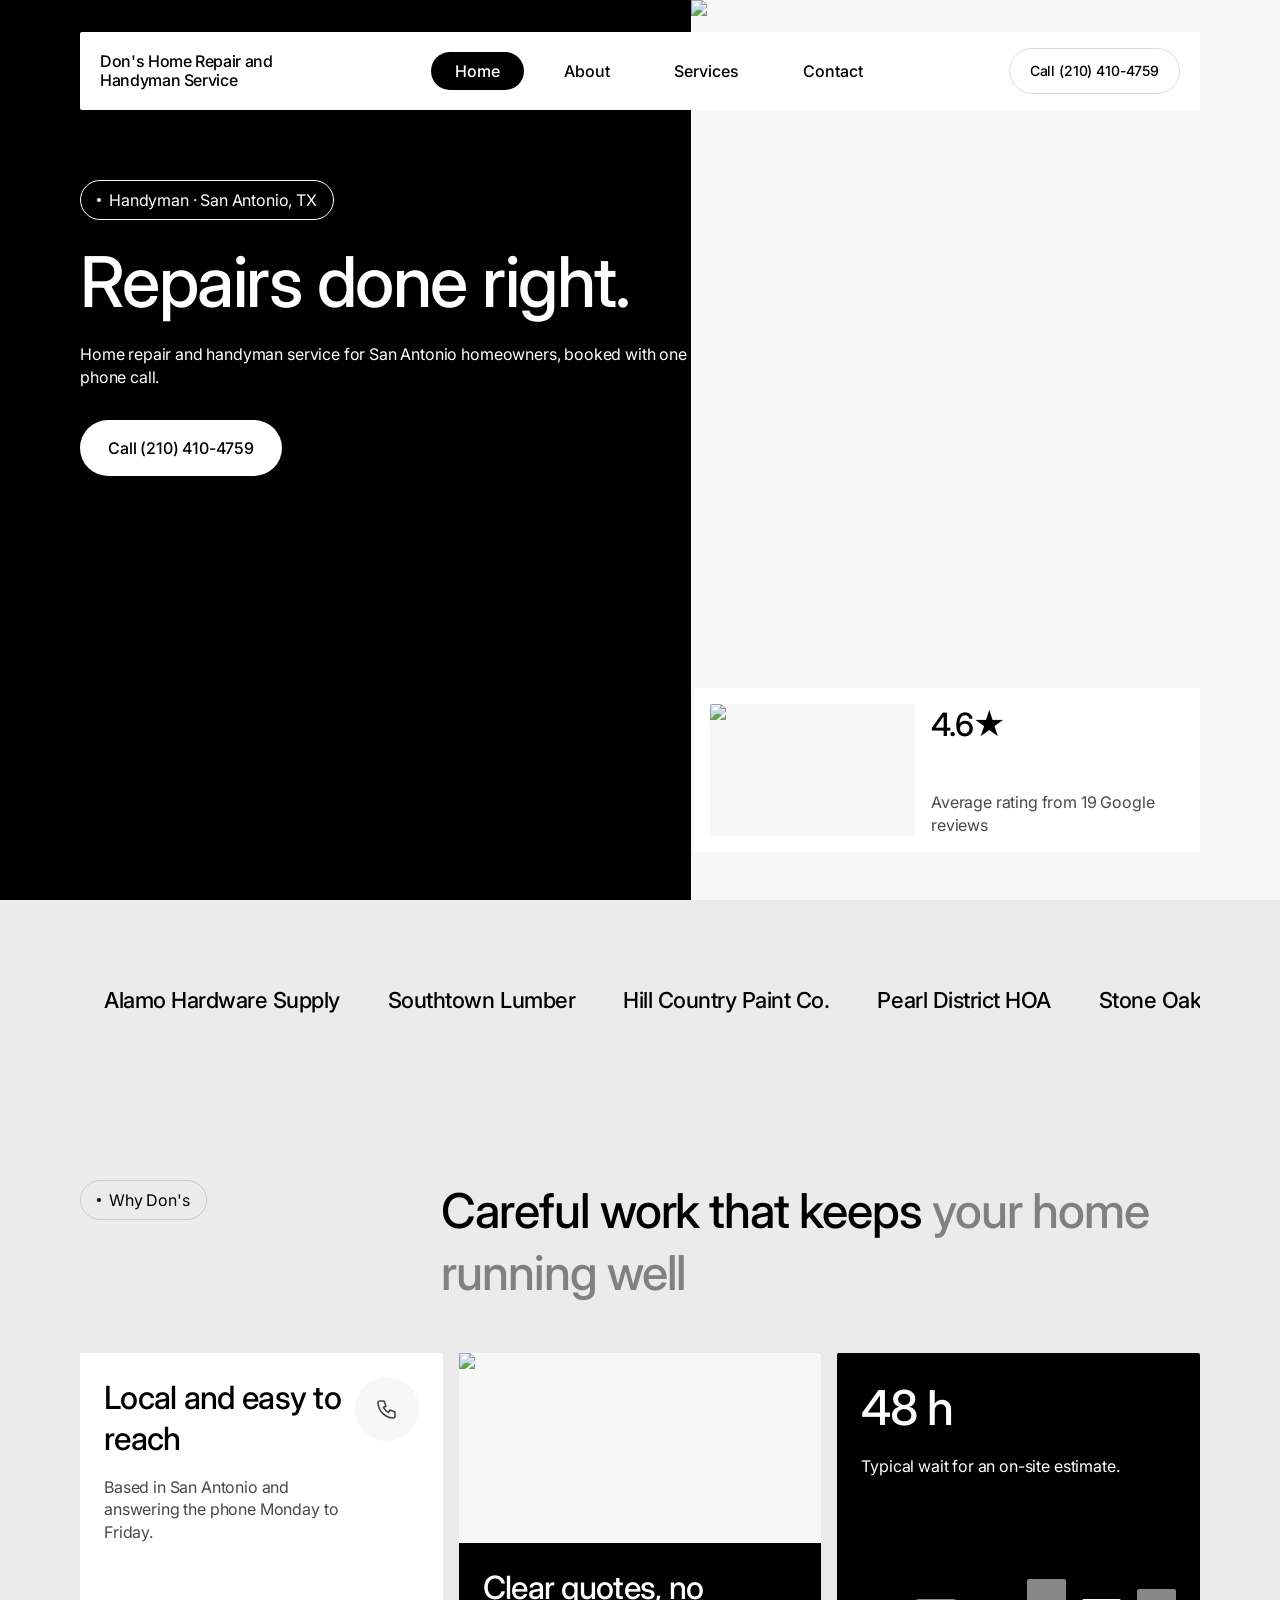
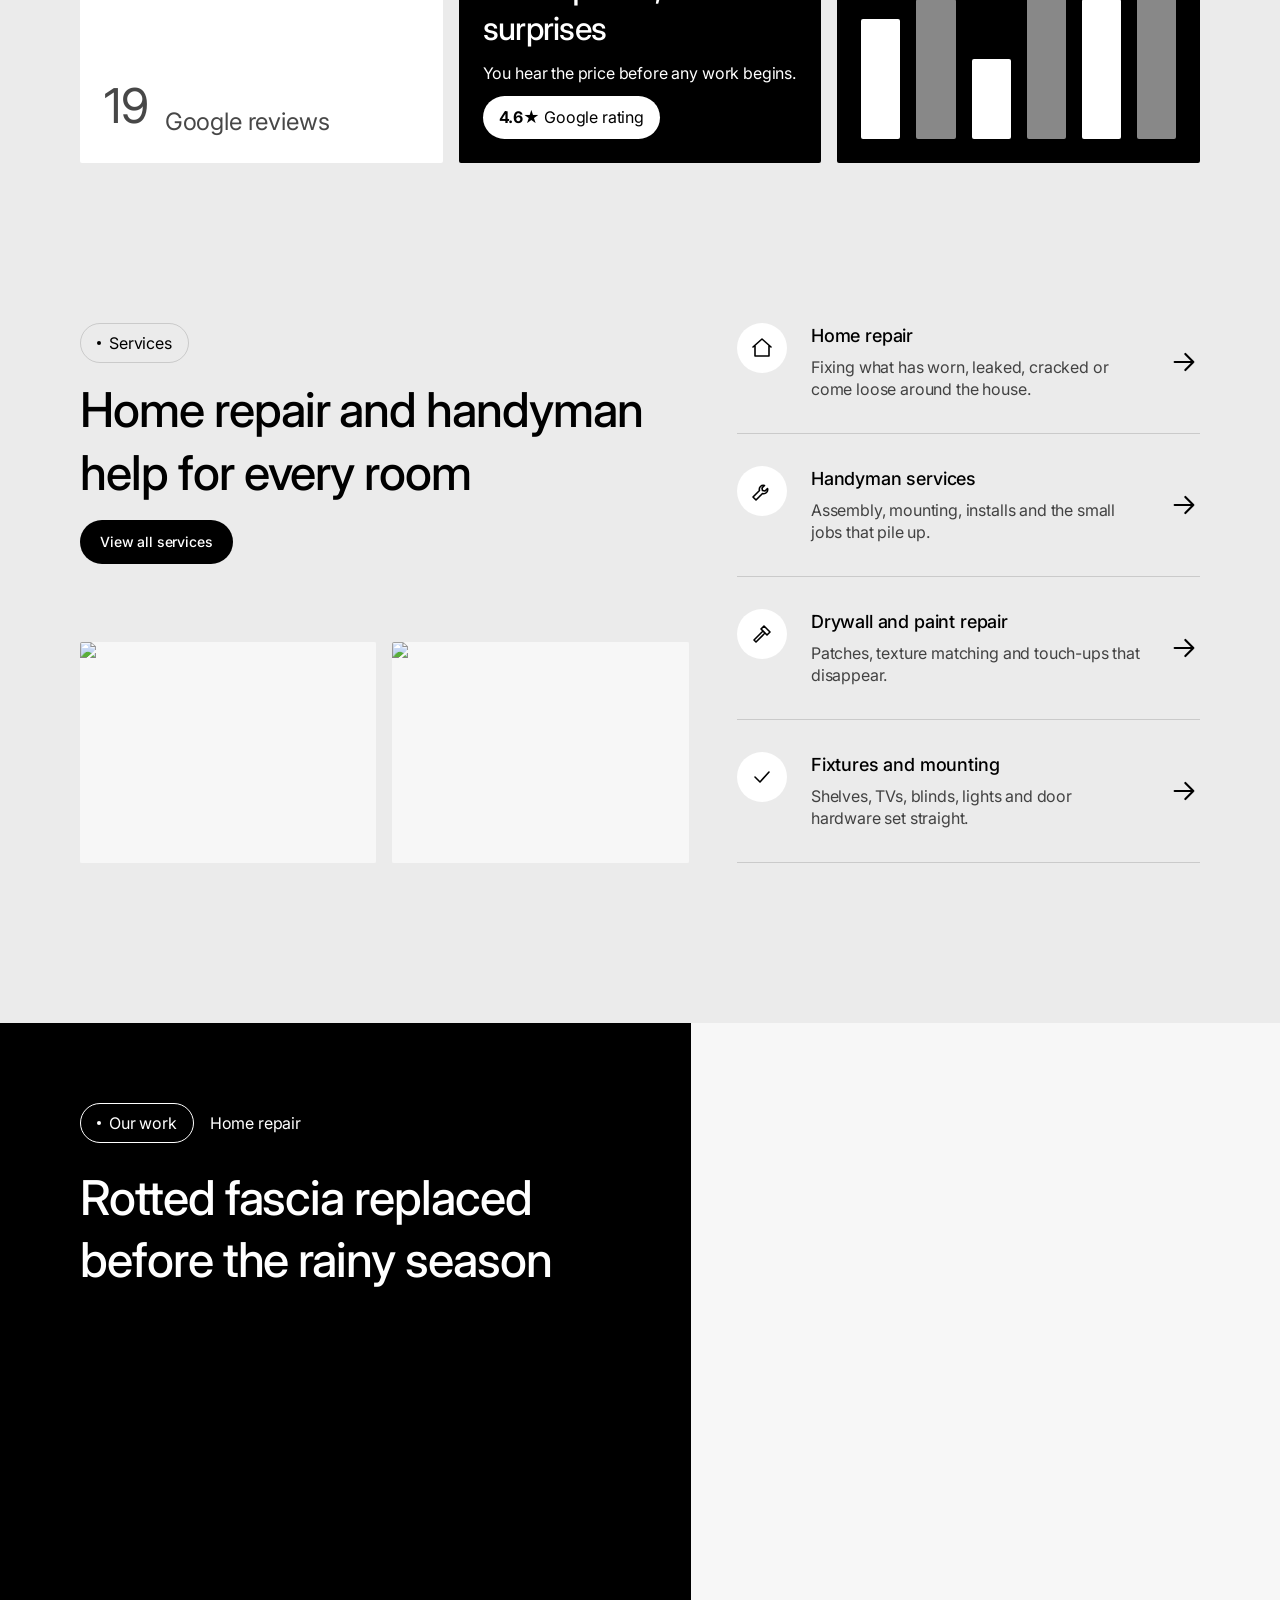
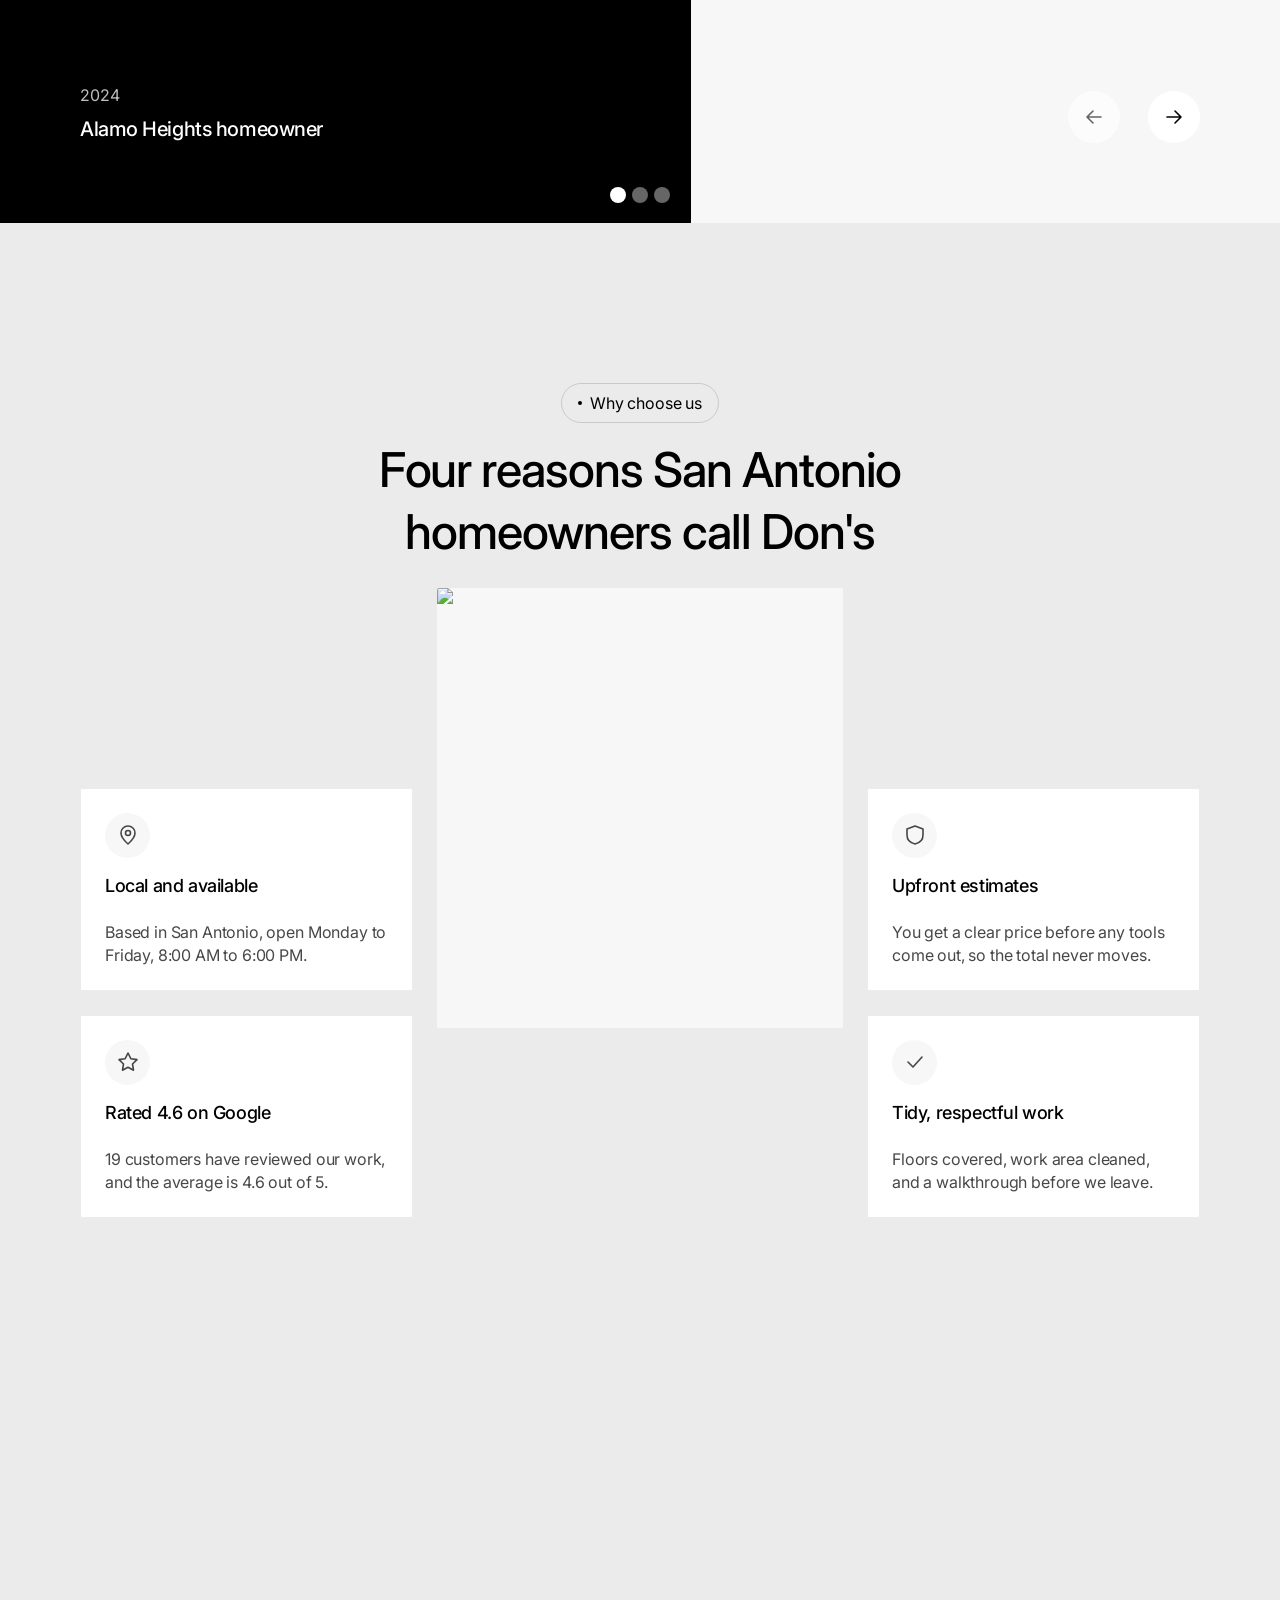
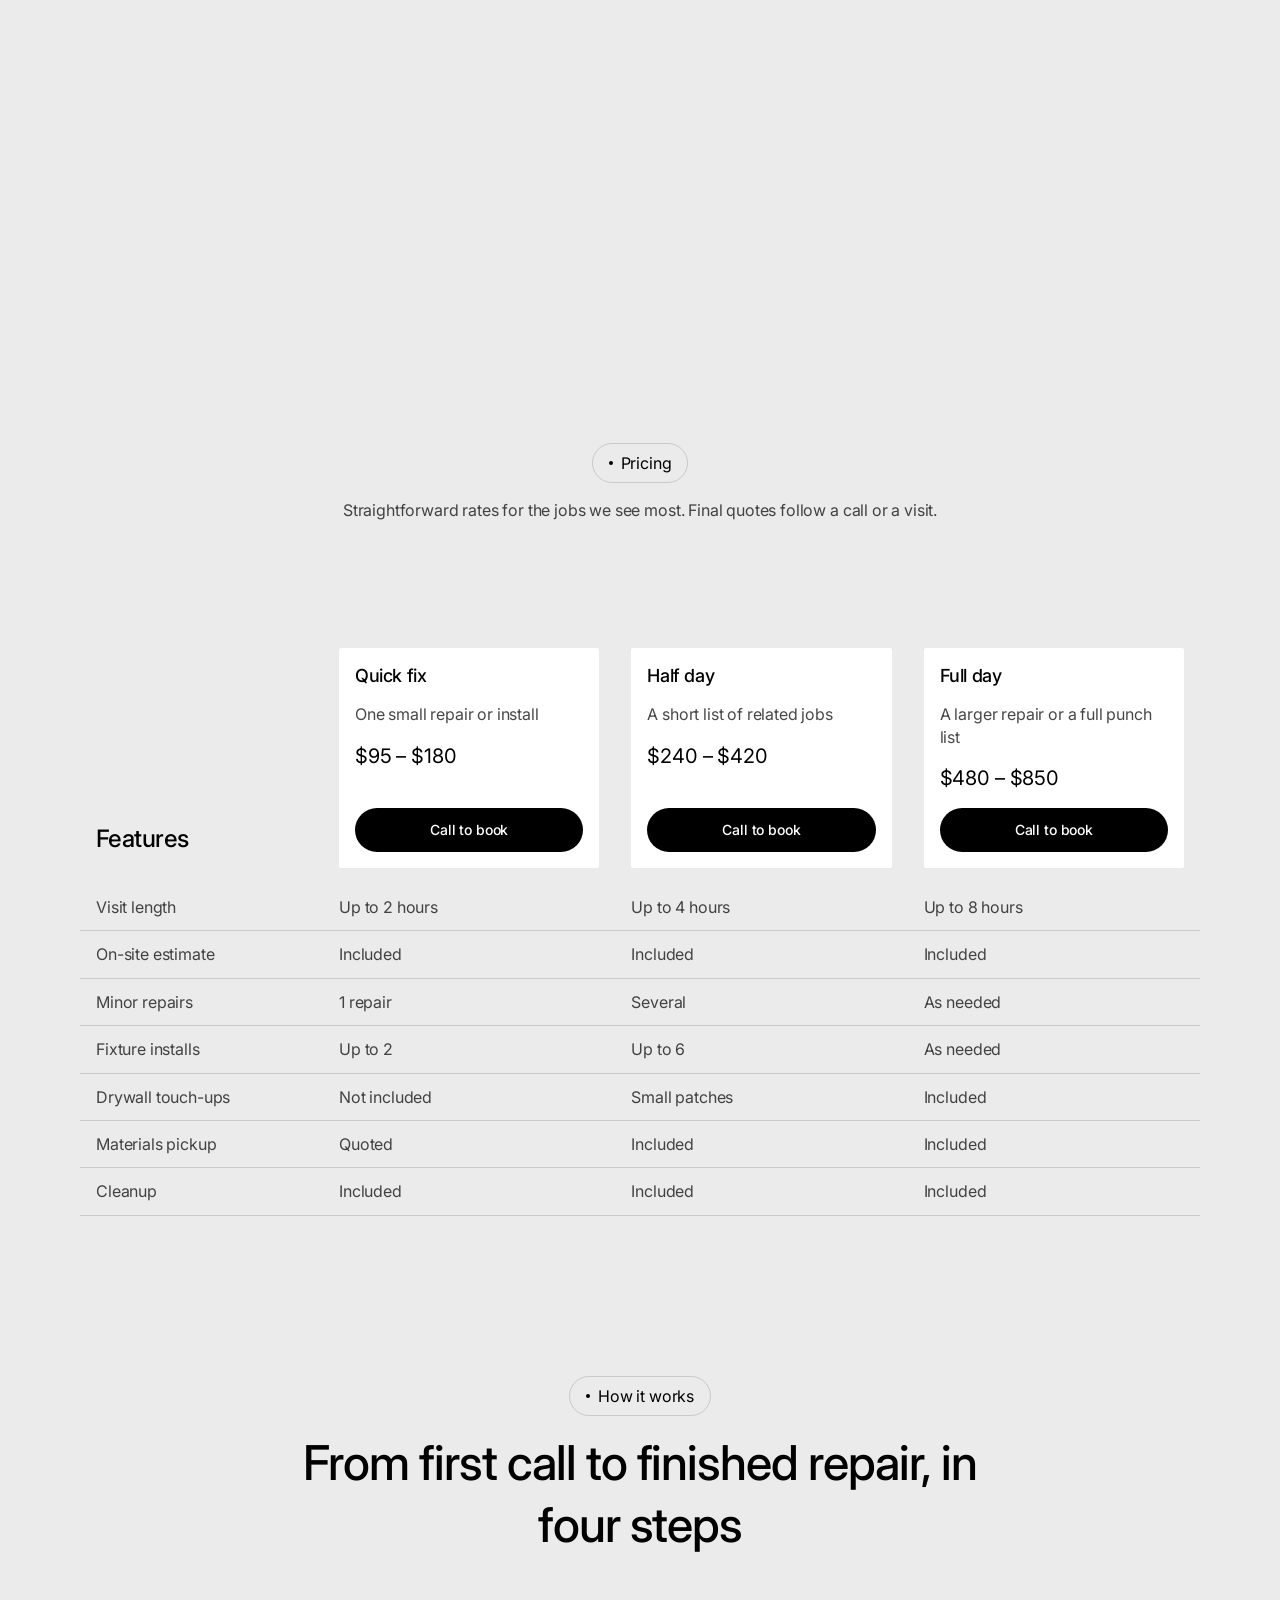
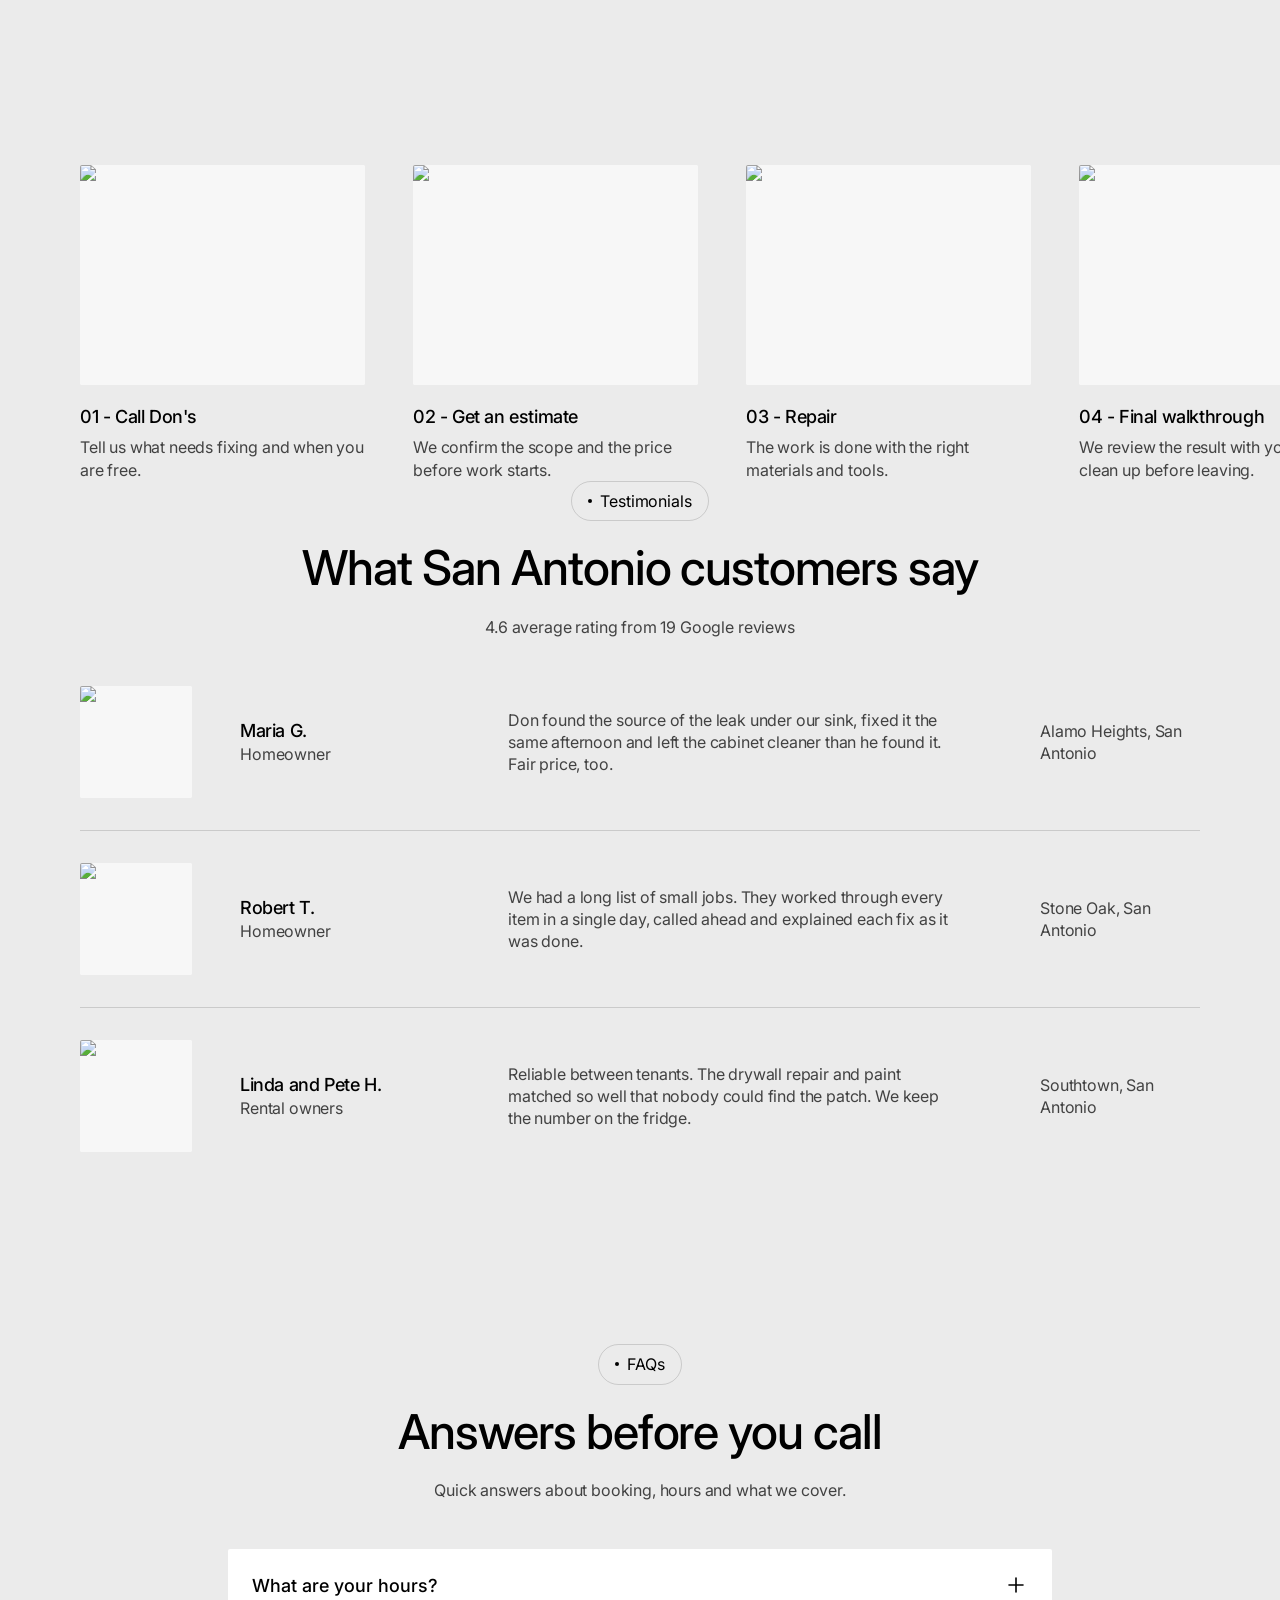
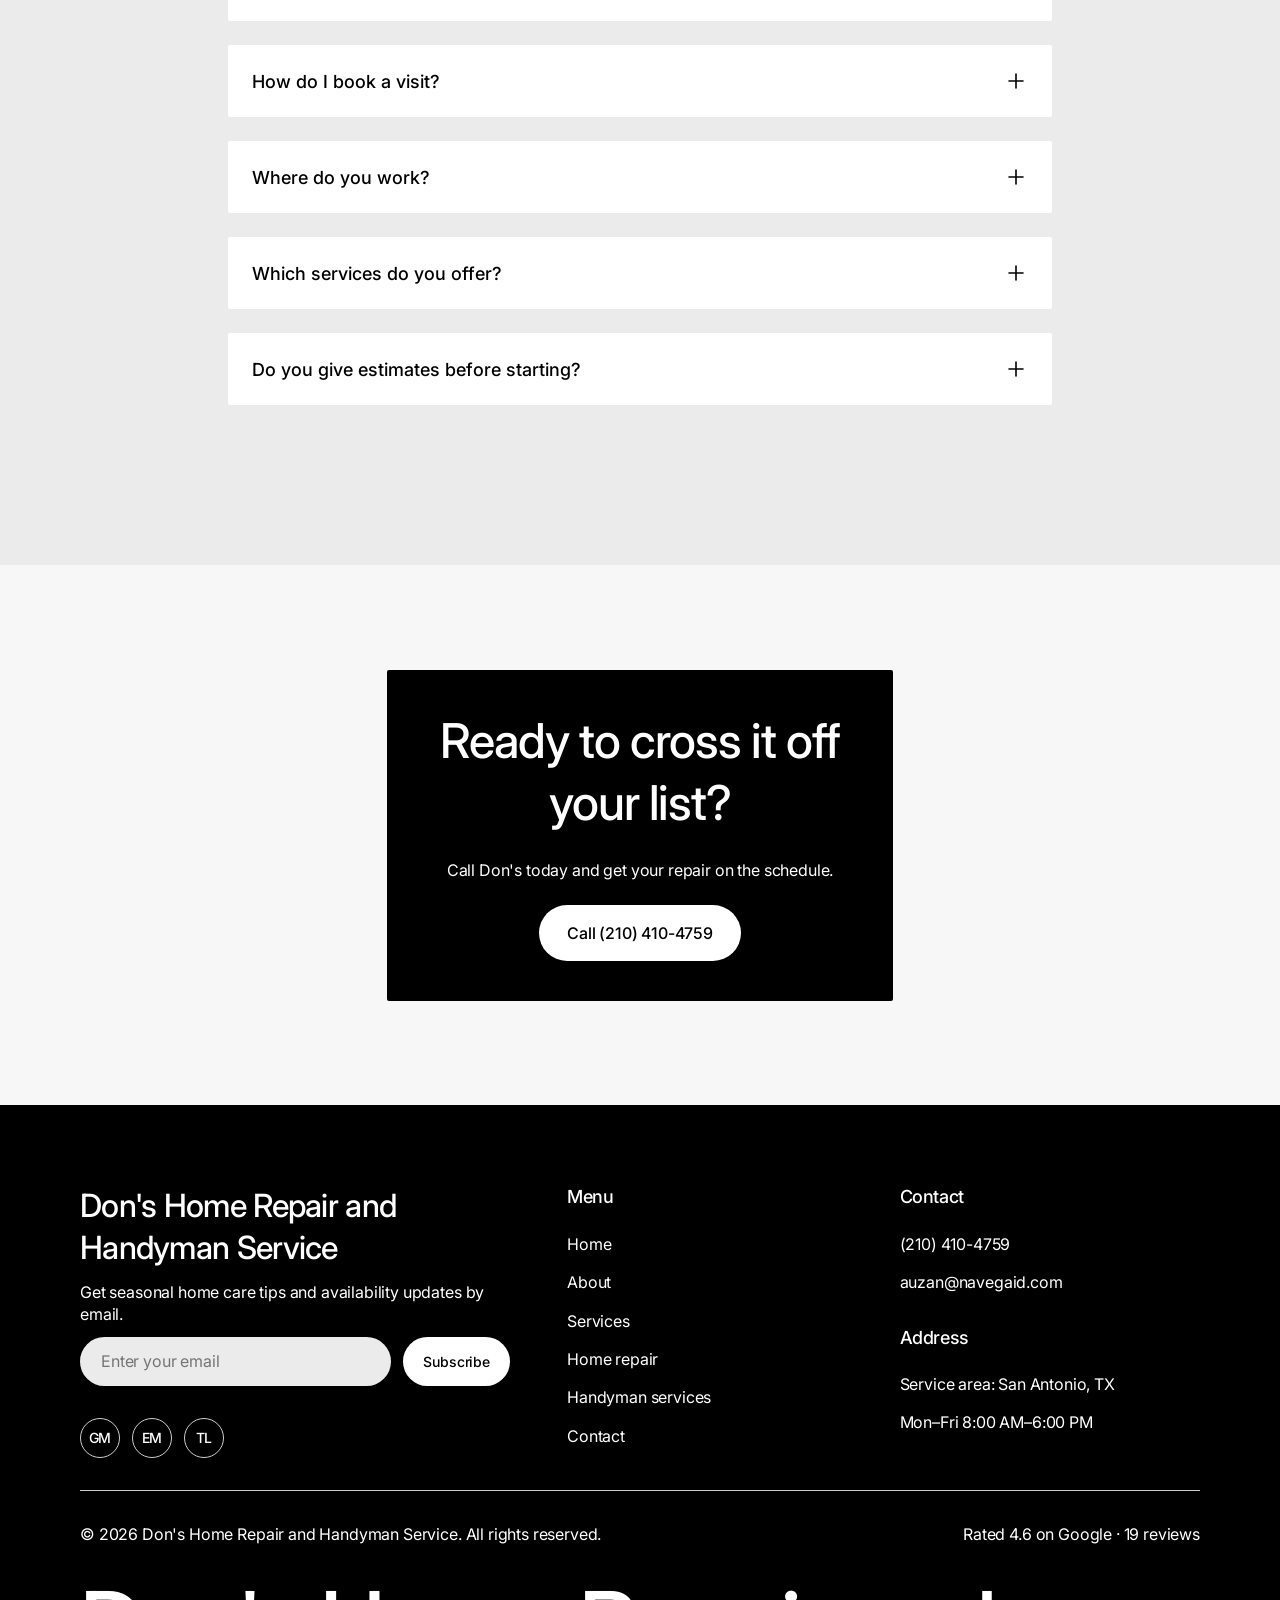
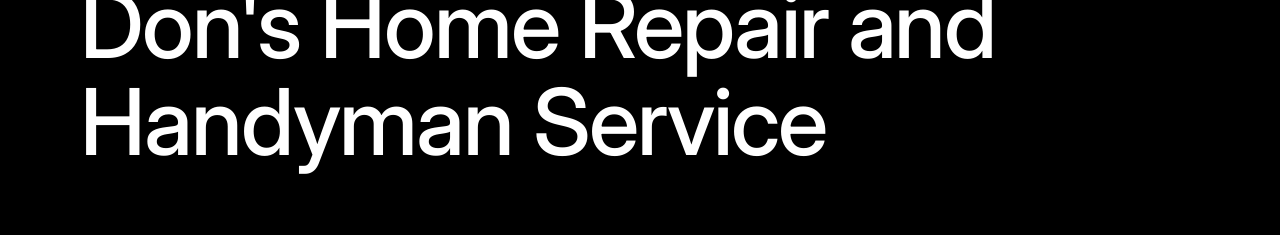
<file: don-s-home-repair-and-handyman-service-san-antonio/index.html>
<!doctype html>
<html lang="en-US">
<head>
<meta name="robots" content="noindex, nofollow">
<meta charset="utf-8">
<title>Don's Home Repair and Handyman Service — Handyman in San Antonio, TX</title>
<meta name="description" content="Home repair and handyman services in San Antonio, TX. Rated 4.6 on Google by 19 customers. Call (210) 410-4759.">
<meta name="lead-id" content="L0005">
<meta name="viewport" content="width=device-width, initial-scale=1">
<link rel="stylesheet" href="styles.css">
<script src="script.js" defer></script>
</head>
<body data-style="homegoods" data-site="company_profile" data-route="home">
<script type="application/json" id="build-brief">
{
  "lead_id": "L0005",
  "site_type": "company_profile",
  "template": "COM OUTREACH",
  "style_niche": "homegoods",
  "style_reason": "A handyman and home repair business needs a clean, calm, factual look that puts the work and the contact details first.",
  "language": "en-US", "currency": "USD", "country": "US", "city": "San Antonio",
  "business": {
    "name": "Don's Home Repair and Handyman Service",
    "summary": "A San Antonio home repair and handyman business that fixes, installs and tidies up around the house.",
    "audience": "San Antonio homeowners, landlords and families who need reliable small and mid-size repairs",
    "positioning": "Local, reachable by phone, rated 4.6 on Google, with clear estimates before work starts"
  },
  "tone": "Curatorial, factual and quiet, per the Basic.Space copy rules: no exclamation marks, no superlatives, concrete nouns and numbers. No notes were given in the CSV.",
  "primary_cta": { "label": "Call (210) 410-4759", "action": "tel:2104104759", "why": "The CSV has a phone number and no booking system. A phone call is the quickest way for a handyman lead to book." },
  "secondary_cta": { "label": "Send a message", "action": "#contact" },
  "contact": {
    "email": "auzan@navegaid.com",
    "phone": "(210) 410-4759",
    "address": "Service area: San Antonio, TX",
    "maps": "https://www.google.com/maps/place/?q=place_id:ChIJnf_yq0VbXIYRdhFVM_MLv6M",
    "hours": ["Mon–Fri 8:00 AM–6:00 PM"]
  },
  "offer": { "services": ["Home repair", "Handyman services"], "products": [], "categories": [] },
  "proof": { "google_rating": 4.6, "review_count": 19 },
  "pages": ["home", "about", "services", "service/home-repair", "service/handyman-services", "contact", "404"],
  "generated_content": [
    "Hero tagline, headlines and all section copy",
    "Partner names in the logo marquee",
    "Feature-card statistic (48 h estimate turnaround)",
    "Two extra service rows on the home page (drywall and paint repair, fixtures and mounting), linked to the two real services",
    "Three project case studies and their client descriptions",
    "Four reasons to choose the business",
    "Price packages, price ranges and feature rows (USD)",
    "Four workflow steps",
    "Testimonials and customer names",
    "FAQ answers beyond the CSV facts (hours, booking by phone, service area, services)",
    "About page: metrics (12+ years), vision, mission, timeline years, six team members and roles",
    "Service detail copy, included items and quotes",
    "Contact form subject options and newsletter copy"
  ]
}
</script>

<svg width="0" height="0" style="position:absolute" aria-hidden="true" focusable="false">
<symbol id="i-phone" viewBox="0 0 24 24"><path d="M5 4h4l2 5-2.5 1.5a11 11 0 0 0 5 5L15 13l5 2v4a2 2 0 0 1-2 2A16 16 0 0 1 3 6a2 2 0 0 1 2-2z"/></symbol>
<symbol id="i-mail" viewBox="0 0 24 24"><rect x="3" y="5" width="18" height="14" rx="1"/><path d="M3 7l9 6 9-6"/></symbol>
<symbol id="i-pin" viewBox="0 0 24 24"><path d="M12 21s-7-6.2-7-11a7 7 0 0 1 14 0c0 4.8-7 11-7 11z"/><circle cx="12" cy="10" r="2.5"/></symbol>
<symbol id="i-wrench" viewBox="0 0 24 24"><path d="M14.5 6.5a4 4 0 0 0-5 5L3 18l3 3 6.5-6.5a4 4 0 0 0 5-5l-2.5 2.5-2.5-.5-.5-2.5z"/></symbol>
<symbol id="i-hammer" viewBox="0 0 24 24"><path d="M14 4l6 6-3 3-6-6zM12 10l-8 8 2 2 8-8"/></symbol>
<symbol id="i-clock" viewBox="0 0 24 24"><circle cx="12" cy="12" r="9"/><path d="M12 7v5l3 2"/></symbol>
<symbol id="i-star" viewBox="0 0 24 24"><path d="M12 3l2.8 5.7 6.2.9-4.5 4.4 1 6.2-5.5-3-5.5 3 1-6.2L3 9.6l6.2-.9z"/></symbol>
<symbol id="i-check" viewBox="0 0 24 24"><path d="M5 12l5 5 9-10"/></symbol>
<symbol id="i-shield" viewBox="0 0 24 24"><path d="M12 3l8 3v6c0 5-3.5 8-8 9-4.5-1-8-4-8-9V6z"/></symbol>
<symbol id="i-home" viewBox="0 0 24 24"><path d="M3 11l9-8 9 8M5 10v10h14V10"/></symbol>
<symbol id="i-plus" viewBox="0 0 24 24"><path d="M12 5v14M5 12h14"/></symbol>
<symbol id="i-minus" viewBox="0 0 24 24"><path d="M5 12h14"/></symbol>
<symbol id="i-arrow" viewBox="0 0 24 24"><path d="M5 12h14M13 6l6 6-6 6"/></symbol>
</svg>

<header class="site-header">
  <div class="container">
    <div class="navbar">
      <a class="brand" href="#home">Don's Home Repair and Handyman Service</a>
      <nav class="navigation-menu" id="menu" aria-label="Main">
        <a href="#home" data-nav="home">Home</a>
        <a href="#about" data-nav="about">About</a>
        <a href="#services" data-nav="services">Services</a>
        <a href="#contact" data-nav="contact">Contact</a>
        <a class="menu-call" href="tel:2104104759">Call (210) 410-4759</a>
      </nav>
      <a class="btn ghost nav-cta" href="tel:2104104759">Call (210) 410-4759</a>
      <button class="menu-btn" type="button" aria-label="Open menu" aria-expanded="false" aria-controls="menu"><span class="menu-line"></span><span class="menu-line"></span><span class="menu-line"></span></button>
    </div>
  </div>
</header>

<main>

<!-- ============ HOME ============ -->
<section class="page" data-page="home" id="home">

  <section class="hero" data-section="hero-video">
    <div class="hero-media media">
      <img data-pixabay="handyman home repair tools" data-orientation="horizontal" data-large alt="Handyman repairing a wooden door frame with hand tools" width="1440" height="900" loading="eager">
    </div>
    <div class="container hero-wrap">
      <div class="hero-top">
        <div data-anim="fade-down" data-delay="0.7" class="section-label"><i></i><p>Handyman · San Antonio, TX</p></div>
        <h1 class="h1" data-split>Repairs done right.</h1>
        <p class="hero-text" data-anim="fade-up" data-delay="0.5">Home repair and handyman service for San Antonio homeowners, booked with one phone call.</p>
        <a class="btn light lg" data-anim="fade-up" data-delay="0.7" href="tel:2104104759">Call (210) 410-4759</a>
      </div>
      <div class="hero-card" data-anim="fade-down" data-delay="0.6">
        <div class="media hero-card-img"><img data-pixabay="handyman tools workbench" data-orientation="horizontal" alt="Tools laid out on a workbench" width="418" height="279"></div>
        <div class="hero-card-body">
          <h2 class="h3">4.6★</h2>
          <p>Average rating from 19 Google reviews</p>
        </div>
      </div>
    </div>
  </section>

  <section class="sec" data-section="logo-marquee" style="--sp:80px">
    <div class="container">
      <div class="marquee" aria-label="Local suppliers and communities we work with">
        <div class="track"><span class="logo-txt">Alamo Hardware Supply</span><span class="logo-txt">Southtown Lumber</span><span class="logo-txt">Hill Country Paint Co.</span><span class="logo-txt">Pearl District HOA</span><span class="logo-txt">Stone Oak Realty</span></div>
        <div class="track" aria-hidden="true"><span class="logo-txt">Alamo Hardware Supply</span><span class="logo-txt">Southtown Lumber</span><span class="logo-txt">Hill Country Paint Co.</span><span class="logo-txt">Pearl District HOA</span><span class="logo-txt">Stone Oak Realty</span></div>
      </div>
    </div>
  </section>

  <section class="sec" data-section="feature-cards">
    <div class="container">
      <div class="features-header">
        <div data-anim="fade-up"><div class="section-label"><i></i><p>Why Don's</p></div></div>
        <h2 class="h2 features-heading" data-split>Careful work that keeps <span class="faded">your home running well</span></h2>
      </div>
      <div class="features-grid">
        <article class="fcard light-card" data-anim="fade-left">
          <div class="f-top">
            <div><h3 class="h3">Local and easy to reach</h3><p>Based in San Antonio and answering the phone Monday to Friday.</p></div>
            <div class="f-icon"><svg class="ico" aria-hidden="true"><use href="#i-phone"/></svg></div>
          </div>
          <div class="f-bottom"><p class="h2">19</p><p class="h4">Google reviews</p></div>
        </article>
        <article class="fcard photo-card" data-anim="fade-up">
          <div class="media f-photo"><img data-pixabay="home repair carpenter working" data-orientation="horizontal" alt="Carpenter fitting a new baseboard in a living room" width="800" height="400"></div>
          <div class="f-photo-body">
            <h3 class="h3">Clear quotes, no surprises</h3>
            <p>You hear the price before any work begins.</p>
            <div class="f-pill"><strong>4.6★</strong><span>Google rating</span></div>
          </div>
        </article>
        <article class="fcard accent-card" data-anim="fade-right">
          <div class="f-top"><div><h3 class="h2">48 h</h3><p>Typical wait for an on-site estimate.</p></div></div>
          <div class="bars" aria-hidden="true"><i style="height:120px"></i><i style="height:140px"></i><i style="height:80px"></i><i style="height:160px"></i><i style="height:140px"></i><i style="height:150px"></i></div>
        </article>
      </div>
    </div>
  </section>

  <section class="sec" data-section="services-showcase">
    <div class="container services-wrap">
      <div class="services-left">
        <div class="s-head">
          <div data-anim="fade-left"><div class="section-label"><i></i><p>Services</p></div></div>
          <h2 class="h2" data-split>Home repair and handyman help for every room</h2>
          <a class="btn" data-anim="fade-left" href="#services">View all services</a>
        </div>
        <div class="s-imgs">
          <div class="media curtain"><img data-pixabay="drywall repair wall patch" data-orientation="horizontal" alt="Drywall patch being sanded smooth" width="503" height="375"></div>
          <div class="media curtain"><img data-pixabay="shelf mounting wall drill" data-orientation="horizontal" alt="Drill mounting a wooden shelf on a wall" width="503" height="375"></div>
        </div>
      </div>
      <div class="services-right" data-stagger="fade-up">
        <a class="s-item" href="#service/home-repair"><span class="s-icon"><svg class="ico" aria-hidden="true"><use href="#i-home"/></svg></span><span class="s-info"><span class="h6 s-title">Home repair</span><span>Fixing what has worn, leaked, cracked or come loose around the house.</span></span><svg class="ico s-arrow" aria-hidden="true"><use href="#i-arrow"/></svg></a>
        <a class="s-item" href="#service/handyman-services"><span class="s-icon"><svg class="ico" aria-hidden="true"><use href="#i-wrench"/></svg></span><span class="s-info"><span class="h6 s-title">Handyman services</span><span>Assembly, mounting, installs and the small jobs that pile up.</span></span><svg class="ico s-arrow" aria-hidden="true"><use href="#i-arrow"/></svg></a>
        <a class="s-item" href="#service/home-repair"><span class="s-icon"><svg class="ico" aria-hidden="true"><use href="#i-hammer"/></svg></span><span class="s-info"><span class="h6 s-title">Drywall and paint repair</span><span>Patches, texture matching and touch-ups that disappear.</span></span><svg class="ico s-arrow" aria-hidden="true"><use href="#i-arrow"/></svg></a>
        <a class="s-item" href="#service/handyman-services"><span class="s-icon"><svg class="ico" aria-hidden="true"><use href="#i-check"/></svg></span><span class="s-info"><span class="h6 s-title">Fixtures and mounting</span><span>Shelves, TVs, blinds, lights and door hardware set straight.</span></span><svg class="ico s-arrow" aria-hidden="true"><use href="#i-arrow"/></svg></a>
      </div>
    </div>
  </section>

  <section class="sec" data-section="project-slider">
    <div class="slider" aria-roledescription="carousel" aria-label="Recent projects">
      <div class="track-s">
        <article class="slide">
          <div class="media" data-parallax-wrap><img data-pixabay="fascia board repair exterior house" data-orientation="horizontal" data-large alt="Newly replaced fascia board on a house exterior" width="1440" height="960"></div>
          <div class="slide-body">
            <div class="slide-top">
              <div class="slide-meta"><div class="section-label"><i></i><p>Our work</p></div><p>Home repair</p></div>
              <h2 class="h2">Rotted fascia replaced before the rainy season</h2>
            </div>
            <div class="slide-bottom"><p class="dim">2024</p><h3 class="h5">Alamo Heights homeowner</h3></div>
          </div>
        </article>
        <article class="slide">
          <div class="media"><img data-pixabay="handyman checklist home interior" data-orientation="horizontal" data-large alt="Handyman working through a household repair list" width="1440" height="960"></div>
          <div class="slide-body">
            <div class="slide-top">
              <div class="slide-meta"><div class="section-label"><i></i><p>Our work</p></div><p>Handyman services</p></div>
              <h2 class="h2">Twelve-item punch list cleared in one day</h2>
            </div>
            <div class="slide-bottom"><p class="dim">2025</p><h3 class="h5">Stone Oak family</h3></div>
          </div>
        </article>
        <article class="slide">
          <div class="media"><img data-pixabay="bathroom wall painting repair" data-orientation="horizontal" data-large alt="Freshly painted bathroom wall after a drywall repair" width="1440" height="960"></div>
          <div class="slide-body">
            <div class="slide-top">
              <div class="slide-meta"><div class="section-label"><i></i><p>Our work</p></div><p>Home repair</p></div>
              <h2 class="h2">Bathroom drywall repaired and repainted</h2>
            </div>
            <div class="slide-bottom"><p class="dim">2024</p><h3 class="h5">Southtown landlord</h3></div>
          </div>
        </article>
      </div>
      <button class="s-arrow-btn prev" type="button" aria-label="Previous project"><svg class="ico" aria-hidden="true" style="transform:scaleX(-1)"><use href="#i-arrow"/></svg></button>
      <button class="s-arrow-btn next" type="button" aria-label="Next project"><svg class="ico" aria-hidden="true"><use href="#i-arrow"/></svg></button>
      <div class="s-dots"><button type="button" aria-label="Project 1"></button><button type="button" aria-label="Project 2"></button><button type="button" aria-label="Project 3"></button></div>
    </div>
  </section>

  <section class="sec" data-section="value-video">
    <div class="container value-wrap">
      <div class="sticky-value">
        <div class="center-head">
          <div data-anim="fade-down"><div class="section-label"><i></i><p>Why choose us</p></div></div>
          <h2 class="h2" data-split>Four reasons San Antonio homeowners call Don's</h2>
        </div>
        <div class="value-content">
          <div class="value-col" data-scrub="200">
            <article class="value-card"><div class="v-icon"><svg class="ico" aria-hidden="true"><use href="#i-pin"/></svg></div><h3 class="h6">Local and available</h3><p>Based in San Antonio, open Monday to Friday, 8:00 AM to 6:00 PM.</p></article>
            <article class="value-card"><div class="v-icon"><svg class="ico" aria-hidden="true"><use href="#i-star"/></svg></div><h3 class="h6">Rated 4.6 on Google</h3><p>19 customers have reviewed our work, and the average is 4.6 out of 5.</p></article>
          </div>
          <div class="media value-img"><img data-pixabay="handyman fixing kitchen cabinet" data-orientation="vertical" alt="Handyman adjusting a kitchen cabinet door" width="406" height="440"></div>
          <div class="value-col" data-scrub="200">
            <article class="value-card"><div class="v-icon"><svg class="ico" aria-hidden="true"><use href="#i-shield"/></svg></div><h3 class="h6">Upfront estimates</h3><p>You get a clear price before any tools come out, so the total never moves.</p></article>
            <article class="value-card"><div class="v-icon"><svg class="ico" aria-hidden="true"><use href="#i-check"/></svg></div><h3 class="h6">Tidy, respectful work</h3><p>Floors covered, work area cleaned, and a walkthrough before we leave.</p></article>
          </div>
        </div>
      </div>
    </div>
  </section>

  <section class="sec" data-section="pricing-table">
    <div class="container pricing-wrap">
      <div class="center-head">
        <div data-anim="fade-right"><div class="section-label"><i></i><p>Pricing</p></div></div>
        <p data-anim="fade-left">Straightforward rates for the jobs we see most. Final quotes follow a call or a visit.</p>
        <h2 class="h2" data-split>Pick the visit that fits the job</h2>
      </div>
      <div class="pg-scroll" data-anim="fade-up">
        <div class="pg">
          <div class="ph first"><h3 class="h4">Features</h3></div>
          <div class="ph"><div class="pcard"><h4 class="h6">Quick fix</h4><p>One small repair or install</p><p class="h5">$95 – $180</p><a class="btn full" href="tel:2104104759">Call to book</a></div></div>
          <div class="ph"><div class="pcard"><h4 class="h6">Half day</h4><p>A short list of related jobs</p><p class="h5">$240 – $420</p><a class="btn full" href="tel:2104104759">Call to book</a></div></div>
          <div class="ph"><div class="pcard"><h4 class="h6">Full day</h4><p>A larger repair or a full punch list</p><p class="h5">$480 – $850</p><a class="btn full" href="tel:2104104759">Call to book</a></div></div>

          <div>Visit length</div><div>Up to 2 hours</div><div>Up to 4 hours</div><div>Up to 8 hours</div>
          <div>On-site estimate</div><div>Included</div><div>Included</div><div>Included</div>
          <div>Minor repairs</div><div>1 repair</div><div>Several</div><div>As needed</div>
          <div>Fixture installs</div><div>Up to 2</div><div>Up to 6</div><div>As needed</div>
          <div>Drywall touch-ups</div><div>Not included</div><div>Small patches</div><div>Included</div>
          <div>Materials pickup</div><div>Quoted</div><div>Included</div><div>Included</div>
          <div>Cleanup</div><div>Included</div><div>Included</div><div>Included</div>
        </div>
      </div>
    </div>
  </section>

  <section class="sec" data-section="workflow-steps">
    <div class="container">
      <div class="center-head">
        <div data-anim="fade-down"><div class="section-label"><i></i><p>How it works</p></div></div>
        <h2 class="h2" data-split>From first call to finished repair, in four steps</h2>
      </div>
      <div class="workflow-grid">
        <article class="wf-card" data-scrub="160"><div class="media curtain"><img data-pixabay="phone call customer service handyman" data-orientation="horizontal" alt="Handyman taking a customer call on a phone" width="285" height="220"></div><h3 class="h6">01 - Call Don's</h3><p>Tell us what needs fixing and when you are free.</p></article>
        <article class="wf-card" data-scrub="160"><div class="media curtain"><img data-pixabay="estimate clipboard home inspection" data-orientation="horizontal" alt="Clipboard with a repair estimate on a kitchen counter" width="285" height="220"></div><h3 class="h6">02 - Get an estimate</h3><p>We confirm the scope and the price before work starts.</p></article>
        <article class="wf-card" data-scrub="160"><div class="media curtain"><img data-pixabay="repairman fixing door hinge" data-orientation="horizontal" alt="Repairman fitting a new door hinge" width="285" height="220"></div><h3 class="h6">03 - Repair</h3><p>The work is done with the right materials and tools.</p></article>
        <article class="wf-card" data-scrub="160"><div class="media curtain"><img data-pixabay="homeowner handshake handyman" data-orientation="horizontal" alt="Homeowner shaking hands with a handyman at the front door" width="285" height="220"></div><h3 class="h6">04 - Final walkthrough</h3><p>We review the result with you and clean up before leaving.</p></article>
      </div>
    </div>
  </section>

  <section class="sec" data-section="testimonial-list">
    <div class="container">
      <div class="center-head">
        <div data-anim="fade-down"><div class="section-label"><i></i><p>Testimonials</p></div></div>
        <h2 class="h2" data-split>What San Antonio customers say</h2>
        <p>4.6 average rating from 19 Google reviews</p>
      </div>
      <div class="t-list" data-stagger="rise-scale">
        <article class="t-item">
          <div class="t-client"><div class="media curtain"><img data-pixabay="woman portrait smiling home" data-orientation="vertical" alt="Portrait of Maria G., a homeowner in Alamo Heights" width="317" height="317"></div><div><h3 class="h6">Maria G.</h3><p>Homeowner</p></div></div>
          <p class="t-quote">Don found the source of the leak under our sink, fixed it the same afternoon and left the cabinet cleaner than he found it. Fair price, too.</p>
          <p class="t-loc">Alamo Heights, San Antonio</p>
        </article>
        <article class="t-item">
          <div class="t-client"><div class="media curtain"><img data-pixabay="man portrait friendly" data-orientation="vertical" alt="Portrait of Robert T., a homeowner in Stone Oak" width="317" height="317"></div><div><h3 class="h6">Robert T.</h3><p>Homeowner</p></div></div>
          <p class="t-quote">We had a long list of small jobs. They worked through every item in a single day, called ahead and explained each fix as it was done.</p>
          <p class="t-loc">Stone Oak, San Antonio</p>
        </article>
        <article class="t-item">
          <div class="t-client"><div class="media curtain"><img data-pixabay="couple portrait home owners" data-orientation="vertical" alt="Portrait of Linda and Pete H., landlords in Southtown" width="317" height="317"></div><div><h3 class="h6">Linda and Pete H.</h3><p>Rental owners</p></div></div>
          <p class="t-quote">Reliable between tenants. The drywall repair and paint matched so well that nobody could find the patch. We keep the number on the fridge.</p>
          <p class="t-loc">Southtown, San Antonio</p>
        </article>
      </div>
    </div>
  </section>

  <section class="sec" data-section="faq-list">
    <div class="container">
      <div class="center-head narrow">
        <div data-anim="fade-right"><div class="section-label"><i></i><p>FAQs</p></div></div>
        <h2 class="h2" data-split>Answers before you call</h2>
        <p data-anim="fade-left">Quick answers about booking, hours and what we cover.</p>
      </div>
      <div class="faq-list" data-stagger="rise-scale">
        <div class="faq-item"><h3 class="h6"><button class="faq-q" type="button" aria-expanded="false">What are your hours?<span class="faq-ico"><svg class="ico plus" aria-hidden="true"><use href="#i-plus"/></svg><svg class="ico minus" aria-hidden="true"><use href="#i-minus"/></svg></span></button></h3><div class="faq-a"><div><p>We are open Monday to Friday, 8:00 AM to 6:00 PM. Call during those hours and we will find a time that suits you.</p></div></div></div>
        <div class="faq-item"><h3 class="h6"><button class="faq-q" type="button" aria-expanded="false">How do I book a visit?<span class="faq-ico"><svg class="ico plus" aria-hidden="true"><use href="#i-plus"/></svg><svg class="ico minus" aria-hidden="true"><use href="#i-minus"/></svg></span></button></h3><div class="faq-a"><div><p>Call (210) 410-4759 or send a message from the contact page. We confirm the date and time with you by phone.</p></div></div></div>
        <div class="faq-item"><h3 class="h6"><button class="faq-q" type="button" aria-expanded="false">Where do you work?<span class="faq-ico"><svg class="ico plus" aria-hidden="true"><use href="#i-plus"/></svg><svg class="ico minus" aria-hidden="true"><use href="#i-minus"/></svg></span></button></h3><div class="faq-a"><div><p>Our service area is San Antonio, TX. If you are nearby and unsure, call and ask.</p></div></div></div>
        <div class="faq-item"><h3 class="h6"><button class="faq-q" type="button" aria-expanded="false">Which services do you offer?<span class="faq-ico"><svg class="ico plus" aria-hidden="true"><use href="#i-plus"/></svg><svg class="ico minus" aria-hidden="true"><use href="#i-minus"/></svg></span></button></h3><div class="faq-a"><div><p>Home repair and handyman services, from patching drywall and fixing doors to mounting shelves and installing fixtures.</p></div></div></div>
        <div class="faq-item"><h3 class="h6"><button class="faq-q" type="button" aria-expanded="false">Do you give estimates before starting?<span class="faq-ico"><svg class="ico plus" aria-hidden="true"><use href="#i-plus"/></svg><svg class="ico minus" aria-hidden="true"><use href="#i-minus"/></svg></span></button></h3><div class="faq-a"><div><p>Yes. You receive a clear estimate before any work begins, so the price does not change unexpectedly.</p></div></div></div>
      </div>
    </div>
  </section>

  <section class="sec cta-banner" data-section="cta-banner">
    <div class="media cta-bg"><img data-pixabay="home exterior front door repair" data-orientation="horizontal" data-large alt="Front door of a house after a repair" width="1440" height="1155"></div>
    <div class="cta-card">
      <h2 class="h2" data-split>Ready to cross it off your list?</h2>
      <p data-anim="fade-up">Call Don's today and get your repair on the schedule.</p>
      <a class="btn light lg" data-anim="fade-up" data-delay="0.2" href="tel:2104104759">Call (210) 410-4759</a>
    </div>
  </section>
</section>

<!-- ============ ABOUT ============ -->
<section class="page" data-page="about" id="about" hidden>
  <section class="top" data-section="page-top">
    <div class="container">
      <div class="page-top-head">
        <h1 class="h1" data-split>A San Antonio handyman built on referrals</h1>
        <p class="lead">Don's started with weekend jobs for neighbors and grew into a full repair service. This page explains how we work and who you will meet.</p>
      </div>
      <div class="media curtain page-img"><img data-pixabay="handyman portrait workshop" data-orientation="horizontal" data-large alt="Handyman standing in a home workshop with tools on the wall" width="1440" height="562"></div>
    </div>
  </section>

  <section class="sec" style="--sp:100px" data-section="key-metrics">
    <div class="container metrics" data-stagger="fade-up">
      <div class="metric"><h2 class="h2">4.6</h2><p>Google rating</p></div>
      <div class="metric"><h2 class="h2">19</h2><p>Google reviews</p></div>
      <div class="metric"><h2 class="h2">12+</h2><p>Years in the trades</p></div>
      <div class="metric"><h2 class="h2">5 days</h2><p>Open each week</p></div>
    </div>
  </section>

  <section class="sec" data-section="journey-video">
    <div class="container journey">
      <div class="media journey-img"><img data-pixabay="home renovation tools house" data-orientation="horizontal" alt="Renovation tools on a ladder inside a San Antonio home" width="609" height="540"></div>
      <div class="journey-content">
        <div class="j-head">
          <div data-anim="fade-up"><div class="section-label"><i></i><p>Our journey</p></div></div>
          <h2 class="h2" data-split>Fixing homes the way neighbors would</h2>
          <p data-anim="fade-up">Good repair work comes down to showing up, explaining the job and finishing cleanly. That is the standard behind every visit.</p>
        </div>
        <div class="vm-wrap" data-stagger="fade-up">
          <div class="vm-item"><div class="s-icon"><svg class="ico" aria-hidden="true"><use href="#i-home"/></svg></div><div><h3 class="h6">Vision</h3><p>Every San Antonio home stays safe, comfortable and in good repair.</p></div></div>
          <div class="vm-item"><div class="s-icon"><svg class="ico" aria-hidden="true"><use href="#i-check"/></svg></div><div><h3 class="h6">Mission</h3><p>Show up on time, quote honestly and leave every job tidier than we found it.</p></div></div>
        </div>
      </div>
    </div>
  </section>

  <section class="sec" data-section="milestone-timeline">
    <div class="container timeline">
      <div class="tl-head">
        <div data-anim="fade-up"><div class="section-label"><i></i><p>Milestones</p></div></div>
        <h2 class="h2" data-split>How we have grown over the years</h2>
        <p data-anim="fade-up">A few steps that shaped the business and the way we work.</p>
      </div>
      <div class="tl-list">
        <div class="tl-item"><div class="tl-rail"><span class="tl-bullet"></span><span class="tl-line"><span class="tl-fill"></span></span></div><article class="tl-card"><h3 class="h3 soft-h">2012</h3><h4 class="h5">First weekend jobs</h4><p>Don began fixing doors, fences and leaky taps for neighbors across San Antonio.</p></article></div>
        <div class="tl-item"><div class="tl-rail"><span class="tl-bullet"></span><span class="tl-line"><span class="tl-fill"></span></span></div><article class="tl-card"><h3 class="h3 soft-h">2016</h3><h4 class="h5">Full home repair service</h4><p>Carpentry, drywall and paint work joined the list, along with written estimates.</p></article></div>
        <div class="tl-item"><div class="tl-rail"><span class="tl-bullet"></span><span class="tl-line"><span class="tl-fill"></span></span></div><article class="tl-card"><h3 class="h3 soft-h">2020</h3><h4 class="h5">Handyman services added</h4><p>Assembly, mounting and fixture installs gave busy households a single number to call.</p></article></div>
        <div class="tl-item"><div class="tl-rail"><span class="tl-bullet"></span><span class="tl-line"><span class="tl-fill"></span></span></div><article class="tl-card"><h3 class="h3 soft-h">2024</h3><h4 class="h5">Rated 4.6 on Google</h4><p>Nineteen customers reviewed our work, and referrals remain our main source of jobs.</p></article></div>
      </div>
    </div>
  </section>

  <section class="sec" data-section="team-grid">
    <div class="container">
      <div class="center-head">
        <div data-anim="fade-up"><div class="section-label"><i></i><p>Our team</p></div></div>
        <h2 class="h2" data-split>Meet the team</h2>
        <p>The people who answer the phone and do the work.</p>
      </div>
      <div class="team-grid" data-stagger="fade-up">
        <article class="team-card"><div class="media curtain"><img data-pixabay="man handyman portrait" data-orientation="vertical" alt="Portrait of Don, owner and lead handyman" width="406" height="400"></div><h3 class="h6">Don Reyes</h3><p>Owner and lead handyman</p></article>
        <article class="team-card"><div class="media curtain"><img data-pixabay="carpenter portrait workshop" data-orientation="vertical" alt="Portrait of Marcus Lee, carpentry specialist" width="406" height="400"></div><h3 class="h6">Marcus Lee</h3><p>Carpentry specialist</p></article>
        <article class="team-card"><div class="media curtain"><img data-pixabay="woman office portrait phone" data-orientation="vertical" alt="Portrait of Elena Ortiz, scheduling and customer care" width="406" height="400"></div><h3 class="h6">Elena Ortiz</h3><p>Scheduling and customer care</p></article>
        <article class="team-card"><div class="media curtain"><img data-pixabay="painter portrait man" data-orientation="vertical" alt="Portrait of Tomás Vega, drywall and paint" width="406" height="400"></div><h3 class="h6">Tomás Vega</h3><p>Drywall and paint</p></article>
        <article class="team-card"><div class="media curtain"><img data-pixabay="technician portrait smiling man" data-orientation="vertical" alt="Portrait of Sam Whitfield, fixtures and installs" width="406" height="400"></div><h3 class="h6">Sam Whitfield</h3><p>Fixtures and installs</p></article>
        <article class="team-card"><div class="media curtain"><img data-pixabay="woman portrait professional smile" data-orientation="vertical" alt="Portrait of Priya Nair, estimates and quotes" width="406" height="400"></div><h3 class="h6">Priya Nair</h3><p>Estimates and quotes</p></article>
      </div>
    </div>
  </section>

  <section class="sec" data-section="cta-simple">
    <div class="container"><div class="cta-simple">
      <h2 class="h2" data-split>Ready to build something better together?</h2>
      <p data-anim="fade-up">Call Don's and tell us what needs attention at home.</p>
      <a class="btn lg" data-anim="fade-up" href="tel:2104104759">Call (210) 410-4759</a>
    </div></div>
  </section>
</section>

<!-- ============ SERVICES ============ -->
<section class="page" data-page="services" id="services" hidden>
  <section class="top" data-section="page-top">
    <div class="container">
      <div class="page-top-head">
        <h1 class="h1" data-split>Services for every household repair</h1>
        <p class="lead">Two services cover most of what a San Antonio home needs: repairs that restore, and handyman work that gets things done.</p>
      </div>
      <div class="media curtain page-img"><img data-pixabay="home repair services tools" data-orientation="horizontal" data-large alt="Home repair tools arranged on a wooden floor" width="1440" height="562"></div>
    </div>
  </section>

  <section class="sec" style="--sp:100px" data-section="services-grid">
    <div class="container">
      <div class="center-head wide">
        <div data-anim="fade-up"><div class="section-label"><i></i><p>Our services</p></div></div>
        <h2 class="h2" data-split>Explore our services</h2>
        <p data-anim="fade-up">Both services start with a call and a clear estimate.</p>
      </div>
      <div class="card-grid" data-stagger="fade-up">
        <a class="card-service" href="#service/home-repair">
          <div class="cs-text"><div><p class="cs-tag">Repair</p><h3 class="h5">Home repair</h3><p>Fix leaks, cracks, rot and wear before small problems become expensive ones.</p></div><span class="btn ghost">Learn more</span></div>
          <div class="media curtain cs-img"><img data-pixabay="home repair leak fix plumbing" data-orientation="vertical" alt="Repairman fixing a leak under a bathroom sink" width="268" height="272"></div>
        </a>
        <a class="card-service" href="#service/handyman-services">
          <div class="cs-text"><div><p class="cs-tag">Handyman</p><h3 class="h5">Handyman services</h3><p>Assembly, mounting, installs and honey-do lists handled in a single visit.</p></div><span class="btn ghost">Learn more</span></div>
          <div class="media curtain cs-img"><img data-pixabay="handyman assembling furniture" data-orientation="vertical" alt="Handyman assembling a bookcase in a living room" width="268" height="272"></div>
        </a>
      </div>
    </div>
  </section>

  <section class="sec" data-section="workflow-steps">
    <div class="container">
      <div class="center-head">
        <div data-anim="fade-down"><div class="section-label"><i></i><p>How it works</p></div></div>
        <h2 class="h2" data-split>From first call to finished repair, in four steps</h2>
      </div>
      <div class="workflow-grid">
        <article class="wf-card" data-scrub="160"><div class="media curtain"><img data-pixabay="customer phone call booking" data-orientation="horizontal" alt="Customer booking a repair visit by phone" width="285" height="220"></div><h3 class="h6">01 - Call Don's</h3><p>Tell us what needs fixing and when you are free.</p></article>
        <article class="wf-card" data-scrub="160"><div class="media curtain"><img data-pixabay="measuring wall tape estimate" data-orientation="horizontal" alt="Tape measure held against a wall during an estimate" width="285" height="220"></div><h3 class="h6">02 - Get an estimate</h3><p>We confirm the scope and the price before work starts.</p></article>
        <article class="wf-card" data-scrub="160"><div class="media curtain"><img data-pixabay="handyman drilling wall" data-orientation="horizontal" alt="Handyman drilling into a wall" width="285" height="220"></div><h3 class="h6">03 - Repair</h3><p>The work is done with the right materials and tools.</p></article>
        <article class="wf-card" data-scrub="160"><div class="media curtain"><img data-pixabay="clean finished room repair" data-orientation="horizontal" alt="Finished room after a repair, tidy and ready to use" width="285" height="220"></div><h3 class="h6">04 - Final walkthrough</h3><p>We review the result with you and clean up before leaving.</p></article>
      </div>
    </div>
  </section>

  <section class="sec" data-section="cta-simple">
    <div class="container"><div class="cta-simple">
      <h2 class="h2" data-split>Ready to build something better together?</h2>
      <p data-anim="fade-up">Call Don's and tell us what needs attention at home.</p>
      <a class="btn lg" data-anim="fade-up" href="tel:2104104759">Call (210) 410-4759</a>
    </div></div>
  </section>
</section>

<!-- ============ SERVICE: HOME REPAIR ============ -->
<section class="page" data-page="service/home-repair" id="service-home-repair" hidden>
  <section class="top" data-section="page-top">
    <div class="container">
      <div class="page-top-head"><h1 class="h1" data-split>Home repair</h1></div>
      <div class="media curtain page-img"><img data-pixabay="home repair carpenter wall" data-orientation="horizontal" data-large alt="Repairman restoring a damaged wall inside a house" width="1440" height="844"></div>
    </div>
  </section>

  <section data-section="service-detail" style="margin-top:100px">
    <div class="container sd">
      <div class="sd-wrap">
        <div class="rich" data-anim="fade-up">
          <h4 class="h4">What home repair covers</h4>
          <p>Fixing what has worn, leaked, cracked or come loose.</p>
          <p>Houses in San Antonio deal with heat, shifting soil and sudden storms, and small defects grow quickly if they are left alone. We repair damaged drywall, rotted trim, sticking doors, loose fascia, cracked caulking and failing fixtures. Each job starts with a look at the cause, so the repair lasts instead of simply covering the damage.</p>
          <h4 class="h4">Why homeowners choose it</h4>
          <ul>
            <li><strong>Clear estimates.</strong> You know the price before work starts.</li>
            <li><strong>Lasting repairs.</strong> We fix the cause, not only the visible damage.</li>
            <li><strong>Clean finish.</strong> Surfaces are patched, sanded and painted to match.</li>
          </ul>
        </div>
        <div class="included">
          <h2 class="h4" data-anim="fade-up">What's included</h2>
          <div class="inc-grid" data-stagger="fade-up">
            <div class="inc-item"><p>On-site assessment</p></div>
            <div class="inc-item"><p>Materials and fasteners</p></div>
            <div class="inc-item"><p>Repair and finishing</p></div>
            <div class="inc-item"><p>Cleanup and walkthrough</p></div>
          </div>
        </div>
      </div>
      <div class="sd-testimonials">
        <div class="tq with-line"><svg class="ico" aria-hidden="true"><use href="#i-star"/></svg><h2 class="h4 reg">Don replaced the rotted trim around our back door and repainted it. Two years later it still looks new, and the price matched the estimate exactly.</h2><div><h3 class="h6">Maria G.</h3><p>Homeowner</p></div></div>
        <div class="tq"><svg class="ico" aria-hidden="true"><use href="#i-star"/></svg><h2 class="h4 reg">They patched a water-damaged ceiling and matched the texture so well that the repair is invisible. Careful, quiet and tidy throughout the visit.</h2><div><h3 class="h6">Linda H.</h3><p>Rental owner</p></div></div>
      </div>
    </div>
  </section>

  <section class="sec" data-section="services-grid">
    <div class="container">
      <div class="center-head wide">
        <div data-anim="fade-up"><div class="section-label"><i></i><p>Our services</p></div></div>
        <h2 class="h2" data-split>Explore our other services</h2>
        <p data-anim="fade-up">Everything else we can take care of during the same visit.</p>
      </div>
      <div class="card-grid" data-stagger="fade-up">
        <a class="card-service" href="#service/handyman-services">
          <div class="cs-text"><div><p class="cs-tag">Handyman</p><h3 class="h5">Handyman services</h3><p>Assembly, mounting, installs and honey-do lists handled in a single visit.</p></div><span class="btn ghost">Learn more</span></div>
          <div class="media curtain cs-img"><img data-pixabay="handyman mounting tv wall" data-orientation="vertical" alt="Handyman mounting a television bracket on a wall" width="268" height="272"></div>
        </a>
        <a class="card-service" href="tel:2104104759">
          <div class="cs-text"><div><p class="cs-tag">Estimate</p><h3 class="h5">Get a written estimate</h3><p>Describe the job by phone and receive a clear price before work begins.</p></div><span class="btn ghost">Call now</span></div>
          <div class="media curtain cs-img"><img data-pixabay="estimate paperwork pencil house" data-orientation="vertical" alt="Written repair estimate on a clipboard beside a pencil" width="268" height="272"></div>
        </a>
      </div>
    </div>
  </section>

  <section class="sec cta-banner" data-section="cta-banner">
    <div class="media cta-bg"><img data-pixabay="house porch repair wood" data-orientation="horizontal" data-large alt="Wooden porch steps after a repair" width="1440" height="1155"></div>
    <div class="cta-card">
      <h2 class="h2" data-split>Ready to cross it off your list?</h2>
      <p data-anim="fade-up">Call Don's today and get your repair on the schedule.</p>
      <a class="btn light lg" data-anim="fade-up" data-delay="0.2" href="tel:2104104759">Call (210) 410-4759</a>
    </div>
  </section>
</section>

<!-- ============ SERVICE: HANDYMAN ============ -->
<section class="page" data-page="service/handyman-services" id="service-handyman-services" hidden>
  <section class="top" data-section="page-top">
    <div class="container">
      <div class="page-top-head"><h1 class="h1" data-split>Handyman services</h1></div>
      <div class="media curtain page-img"><img data-pixabay="handyman at work living room" data-orientation="horizontal" data-large alt="Handyman installing a ceiling light in a living room" width="1440" height="844"></div>
    </div>
  </section>

  <section data-section="service-detail" style="margin-top:100px">
    <div class="container sd">
      <div class="sd-wrap">
        <div class="rich" data-anim="fade-up">
          <h4 class="h4">What handyman services cover</h4>
          <p>The small jobs that pile up and never reach the top of the list.</p>
          <p>One visit can clear a whole list: assembling furniture, mounting shelves and televisions, hanging blinds and mirrors, replacing light fixtures and door hardware, caulking, weatherstripping and minor adjustments around the house. We bring the tools, sort the order of work and keep a running tally, so you see what was done and what it cost.</p>
          <h4 class="h4">Why homeowners choose it</h4>
          <ul>
            <li><strong>One visit, many jobs.</strong> Bundle your list into a single appointment.</li>
            <li><strong>Straight pricing.</strong> Hourly and package rates are explained up front.</li>
            <li><strong>Careful with your home.</strong> Floors covered and walls protected.</li>
          </ul>
        </div>
        <div class="included">
          <h2 class="h4" data-anim="fade-up">What's included</h2>
          <div class="inc-grid" data-stagger="fade-up">
            <div class="inc-item"><p>Tools and hardware</p></div>
            <div class="inc-item"><p>Assembly and mounting</p></div>
            <div class="inc-item"><p>Fixture installation</p></div>
            <div class="inc-item"><p>Cleanup and walkthrough</p></div>
          </div>
        </div>
      </div>
      <div class="sd-testimonials">
        <div class="tq with-line"><svg class="ico" aria-hidden="true"><use href="#i-star"/></svg><h2 class="h4 reg">We handed over a list of twelve small jobs. By the end of the day every item was done, and the house was cleaner than when they arrived.</h2><div><h3 class="h6">Robert T.</h3><p>Homeowner</p></div></div>
        <div class="tq"><svg class="ico" aria-hidden="true"><use href="#i-star"/></svg><h2 class="h4 reg">Mounting a heavy mirror and three shelves took under an hour. Level, solid and no marks on the walls. I booked them again the following month.</h2><div><h3 class="h6">Priscilla D.</h3><p>Homeowner</p></div></div>
      </div>
    </div>
  </section>

  <section class="sec" data-section="services-grid">
    <div class="container">
      <div class="center-head wide">
        <div data-anim="fade-up"><div class="section-label"><i></i><p>Our services</p></div></div>
        <h2 class="h2" data-split>Explore our other services</h2>
        <p data-anim="fade-up">Everything else we can take care of during the same visit.</p>
      </div>
      <div class="card-grid" data-stagger="fade-up">
        <a class="card-service" href="#service/home-repair">
          <div class="cs-text"><div><p class="cs-tag">Repair</p><h3 class="h5">Home repair</h3><p>Fix leaks, cracks, rot and wear before small problems become expensive ones.</p></div><span class="btn ghost">Learn more</span></div>
          <div class="media curtain cs-img"><img data-pixabay="home repair drywall tools" data-orientation="vertical" alt="Drywall tools resting on a ladder during a repair" width="268" height="272"></div>
        </a>
        <a class="card-service" href="tel:2104104759">
          <div class="cs-text"><div><p class="cs-tag">Estimate</p><h3 class="h5">Get a written estimate</h3><p>Describe the job by phone and receive a clear price before work begins.</p></div><span class="btn ghost">Call now</span></div>
          <div class="media curtain cs-img"><img data-pixabay="clipboard checklist pen" data-orientation="vertical" alt="Checklist on a clipboard with a pen" width="268" height="272"></div>
        </a>
      </div>
    </div>
  </section>

  <section class="sec cta-banner" data-section="cta-banner">
    <div class="media cta-bg"><img data-pixabay="living room tidy home interior" data-orientation="horizontal" data-large alt="Tidy living room after handyman work" width="1440" height="1155"></div>
    <div class="cta-card">
      <h2 class="h2" data-split>Ready to cross it off your list?</h2>
      <p data-anim="fade-up">Call Don's today and get your repair on the schedule.</p>
      <a class="btn light lg" data-anim="fade-up" data-delay="0.2" href="tel:2104104759">Call (210) 410-4759</a>
    </div>
  </section>
</section>

<!-- ============ CONTACT ============ -->
<section class="page" data-page="contact" id="contact" hidden>
  <section class="top" data-section="contact-form-info">
    <div class="container">
      <div class="page-top-head">
        <h1 class="h1" data-split>Let's talk about your repair</h1>
        <p class="lead">Call during business hours or send a message below. We reply by the next business day.</p>
      </div>
      <div class="contact-grid">
        <div class="contact-info" data-anim="fade-left">
          <div class="ci-head">
            <div class="section-label"><i></i><p>Contact</p></div>
            <h2 class="h3">Contact details</h2>
            <p>Reach Don's through any channel below. Hours: Mon–Fri 8:00 AM–6:00 PM.</p>
          </div>
          <div class="ci-list" data-stagger="fade-up">
            <a class="ci-item" href="tel:2104104759"><span class="s-icon"><svg class="ico" aria-hidden="true"><use href="#i-phone"/></svg></span><span><strong class="h6">Phone</strong><br>(210) 410-4759</span></a>
            <a class="ci-item" href="mailto:auzan@navegaid.com"><span class="s-icon"><svg class="ico" aria-hidden="true"><use href="#i-mail"/></svg></span><span><strong class="h6">Email</strong><br>auzan@navegaid.com</span></a>
            <a class="ci-item" href="https://www.google.com/maps/place/?q=place_id:ChIJnf_yq0VbXIYRdhFVM_MLv6M" target="_blank" rel="noopener"><span class="s-icon"><svg class="ico" aria-hidden="true"><use href="#i-pin"/></svg></span><span><strong class="h6">Location</strong><br>Service area: San Antonio, TX · Get directions</span></a>
          </div>
        </div>
        <div class="contact-form" data-anim="fade-right">
          <form id="contact-form" novalidate>
            <div class="field"><label for="cf-name">Name</label><input id="cf-name" name="name" type="text" placeholder="Your full name" autocomplete="name"></div>
            <div class="field-row">
              <div class="field"><label for="cf-email">Email address</label><input id="cf-email" name="email" type="email" placeholder="you@example.com" autocomplete="email" required></div>
              <div class="field"><label for="cf-phone">Phone number</label><input id="cf-phone" name="phone" type="tel" placeholder="(210) 000-0000" autocomplete="tel"></div>
            </div>
            <div class="field"><label for="cf-subject">Subject</label><select id="cf-subject" name="subject"><option>Select one...</option><option>Home repair</option><option>Handyman services</option><option>Request an estimate</option><option>Other</option></select></div>
            <div class="field"><label for="cf-message">Message</label><textarea id="cf-message" name="message" rows="4" placeholder="Tell us about the job"></textarea></div>
            <p class="form-msg err" role="alert" hidden></p>
            <p class="form-msg ok" role="status" hidden></p>
            <button class="btn full" type="submit">Send message</button>
          </form>
        </div>
      </div>
    </div>
  </section>

  <section class="sec" data-section="map-embed">
    <div class="container"><div class="map"><iframe title="Map of the service area in San Antonio, TX" loading="lazy" referrerpolicy="no-referrer-when-downgrade" src="https://www.google.com/maps?q=San+Antonio,+TX&amp;output=embed"></iframe></div></div>
  </section>

  <section class="sec" data-section="faq-list" style="margin-bottom:var(--sp)">
    <div class="container">
      <div class="center-head narrow">
        <div data-anim="fade-right"><div class="section-label"><i></i><p>FAQs</p></div></div>
        <h2 class="h2" data-split>Answers before you call</h2>
        <p data-anim="fade-left">Quick answers about booking, hours and what we cover.</p>
      </div>
      <div class="faq-list" data-stagger="rise-scale">
        <div class="faq-item"><h3 class="h6"><button class="faq-q" type="button" aria-expanded="false">What are your hours?<span class="faq-ico"><svg class="ico plus" aria-hidden="true"><use href="#i-plus"/></svg><svg class="ico minus" aria-hidden="true"><use href="#i-minus"/></svg></span></button></h3><div class="faq-a"><div><p>We are open Monday to Friday, 8:00 AM to 6:00 PM. Call during those hours and we will find a time that suits you.</p></div></div></div>
        <div class="faq-item"><h3 class="h6"><button class="faq-q" type="button" aria-expanded="false">How do I book a visit?<span class="faq-ico"><svg class="ico plus" aria-hidden="true"><use href="#i-plus"/></svg><svg class="ico minus" aria-hidden="true"><use href="#i-minus"/></svg></span></button></h3><div class="faq-a"><div><p>Call (210) 410-4759 or send a message with the form above. We confirm the date and time with you by phone.</p></div></div></div>
        <div class="faq-item"><h3 class="h6"><button class="faq-q" type="button" aria-expanded="false">Where do you work?<span class="faq-ico"><svg class="ico plus" aria-hidden="true"><use href="#i-plus"/></svg><svg class="ico minus" aria-hidden="true"><use href="#i-minus"/></svg></span></button></h3><div class="faq-a"><div><p>Our service area is San Antonio, TX. If you are nearby and unsure, call and ask.</p></div></div></div>
        <div class="faq-item"><h3 class="h6"><button class="faq-q" type="button" aria-expanded="false">Which services do you offer?<span class="faq-ico"><svg class="ico plus" aria-hidden="true"><use href="#i-plus"/></svg><svg class="ico minus" aria-hidden="true"><use href="#i-minus"/></svg></span></button></h3><div class="faq-a"><div><p>Home repair and handyman services, from patching drywall and fixing doors to mounting shelves and installing fixtures.</p></div></div></div>
        <div class="faq-item"><h3 class="h6"><button class="faq-q" type="button" aria-expanded="false">Do you give estimates before starting?<span class="faq-ico"><svg class="ico plus" aria-hidden="true"><use href="#i-plus"/></svg><svg class="ico minus" aria-hidden="true"><use href="#i-minus"/></svg></span></button></h3><div class="faq-a"><div><p>Yes. You receive a clear estimate before any work begins, so the price does not change unexpectedly.</p></div></div></div>
      </div>
    </div>
  </section>
</section>

<!-- ============ 404 ============ -->
<section class="page" data-page="404" id="404" hidden>
  <section class="nf" data-section="not-found">
    <div class="media nf-img no-credit"><img data-pixabay="broken wooden door vintage" data-orientation="vertical" alt="Old wooden door standing alone" width="91" height="114"></div>
    <h1 class="h2">Page not found</h1>
    <p>The page you are looking for doesn't exist or has been moved.</p>
    <a class="btn" href="#home">Back to home</a>
  </section>
</section>

</main>

<footer class="footer" data-section="footer">
  <div class="container">
    <div class="footer-top">
      <div class="footer-left">
        <div class="footer-news">
          <h2 class="h3">Don's Home Repair and Handyman Service</h2>
          <p>Get seasonal home care tips and availability updates by email.</p>
          <form id="news-form" class="news-form" novalidate>
            <label class="vh" for="news-email">Email address</label>
            <input id="news-email" type="email" placeholder="Enter your email" autocomplete="email" required>
            <button class="btn light" type="submit">Subscribe</button>
          </form>
          <p class="news-msg" role="status" hidden></p>
        </div>
        <div class="social">
          <a href="https://www.google.com/maps/place/?q=place_id:ChIJnf_yq0VbXIYRdhFVM_MLv6M" target="_blank" rel="noopener" aria-label="Google Maps listing">GM</a>
          <a href="mailto:auzan@navegaid.com" aria-label="Email Don's">EM</a>
          <a href="tel:2104104759" aria-label="Call Don's">TL</a>
        </div>
      </div>
      <div class="footer-right">
        <div class="f-col">
          <h2 class="h6">Menu</h2>
          <a href="#home">Home</a><a href="#about">About</a><a href="#services">Services</a><a href="#service/home-repair">Home repair</a><a href="#service/handyman-services">Handyman services</a><a href="#contact">Contact</a>
        </div>
        <div class="f-col">
          <h2 class="h6">Contact</h2>
          <a href="tel:2104104759">(210) 410-4759</a>
          <a href="mailto:auzan@navegaid.com">auzan@navegaid.com</a>
          <h2 class="h6 spaced">Address</h2>
          <p>Service area: San Antonio, TX</p>
          <p>Mon–Fri 8:00 AM–6:00 PM</p>
        </div>
      </div>
    </div>
    <div class="footer-bottom">
      <div class="copyright"><p>© <span id="year">2025</span> Don's Home Repair and Handyman Service. All rights reserved.</p><p>Rated 4.6 on Google · 19 reviews</p></div>
      <p class="wordmark" aria-hidden="true">Don's Home Repair and Handyman Service</p>
    </div>
  </div>
</footer>
</body>
</html>
</file>
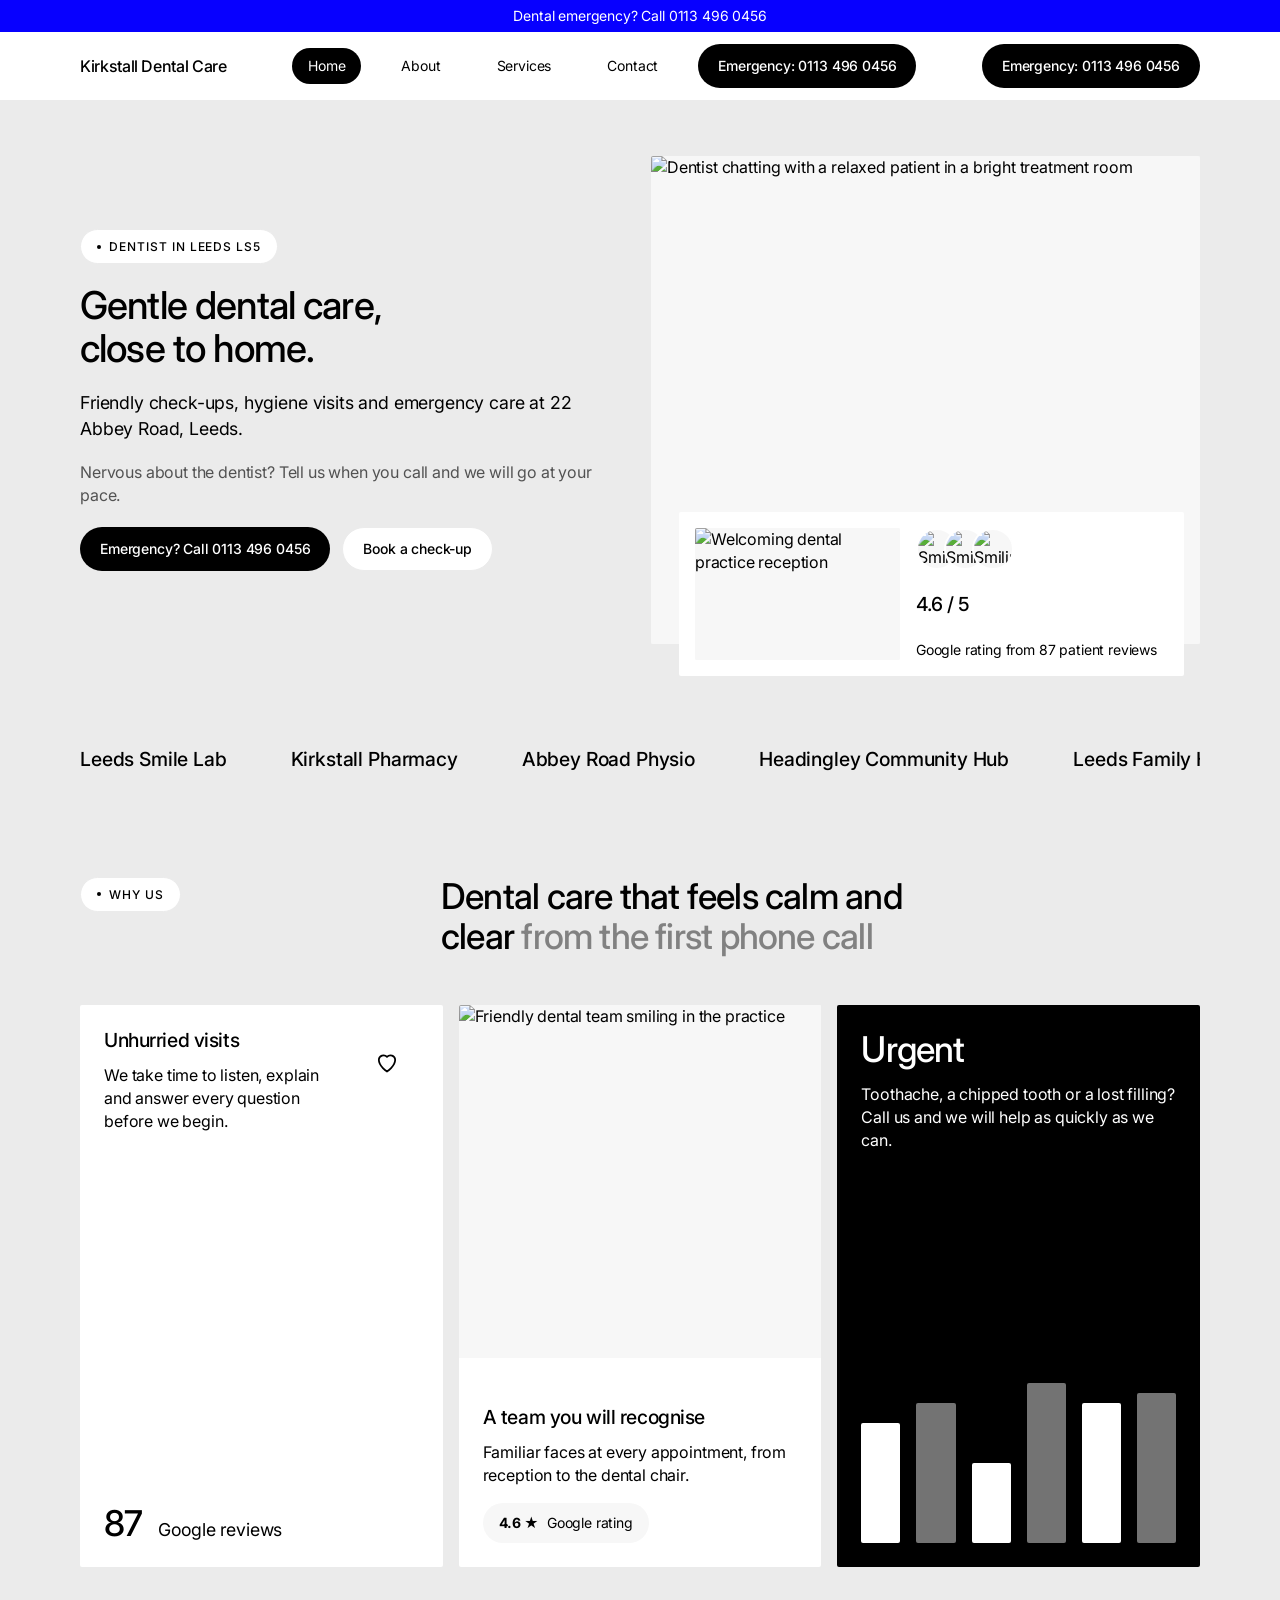
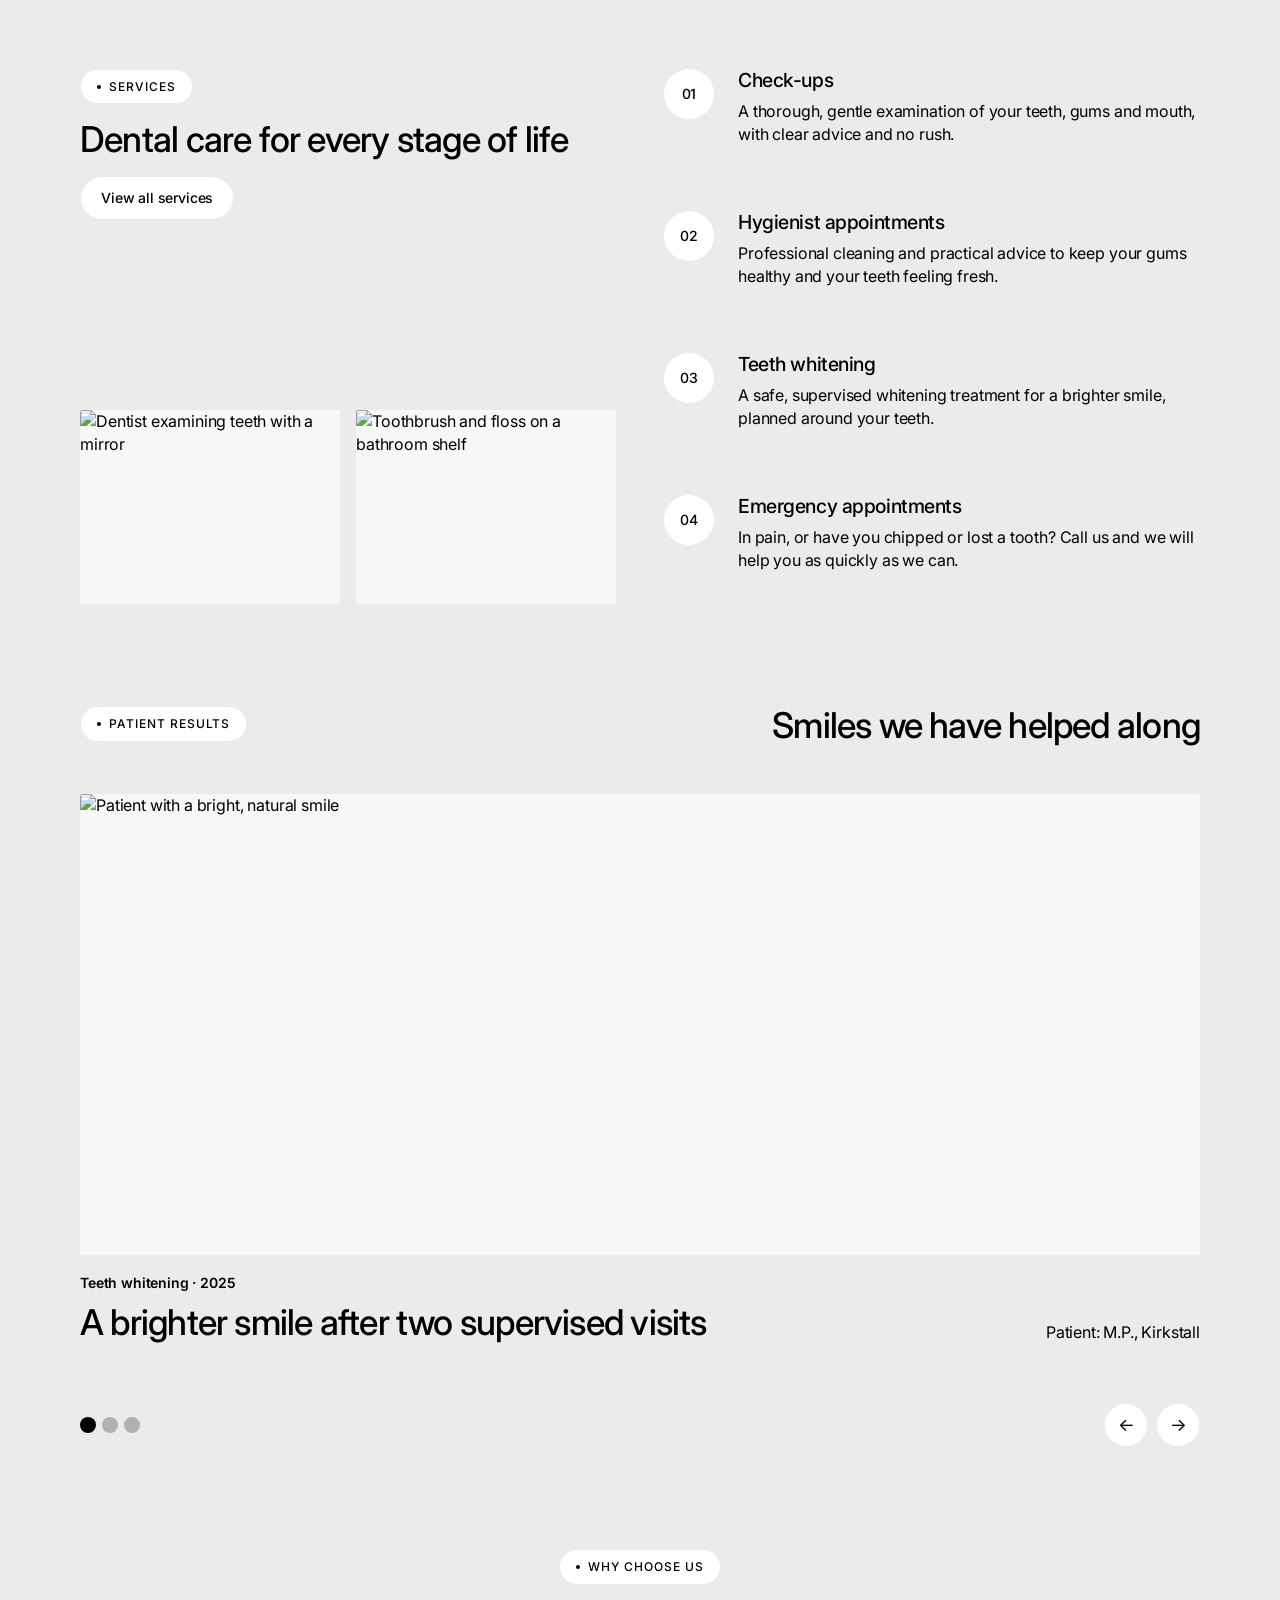
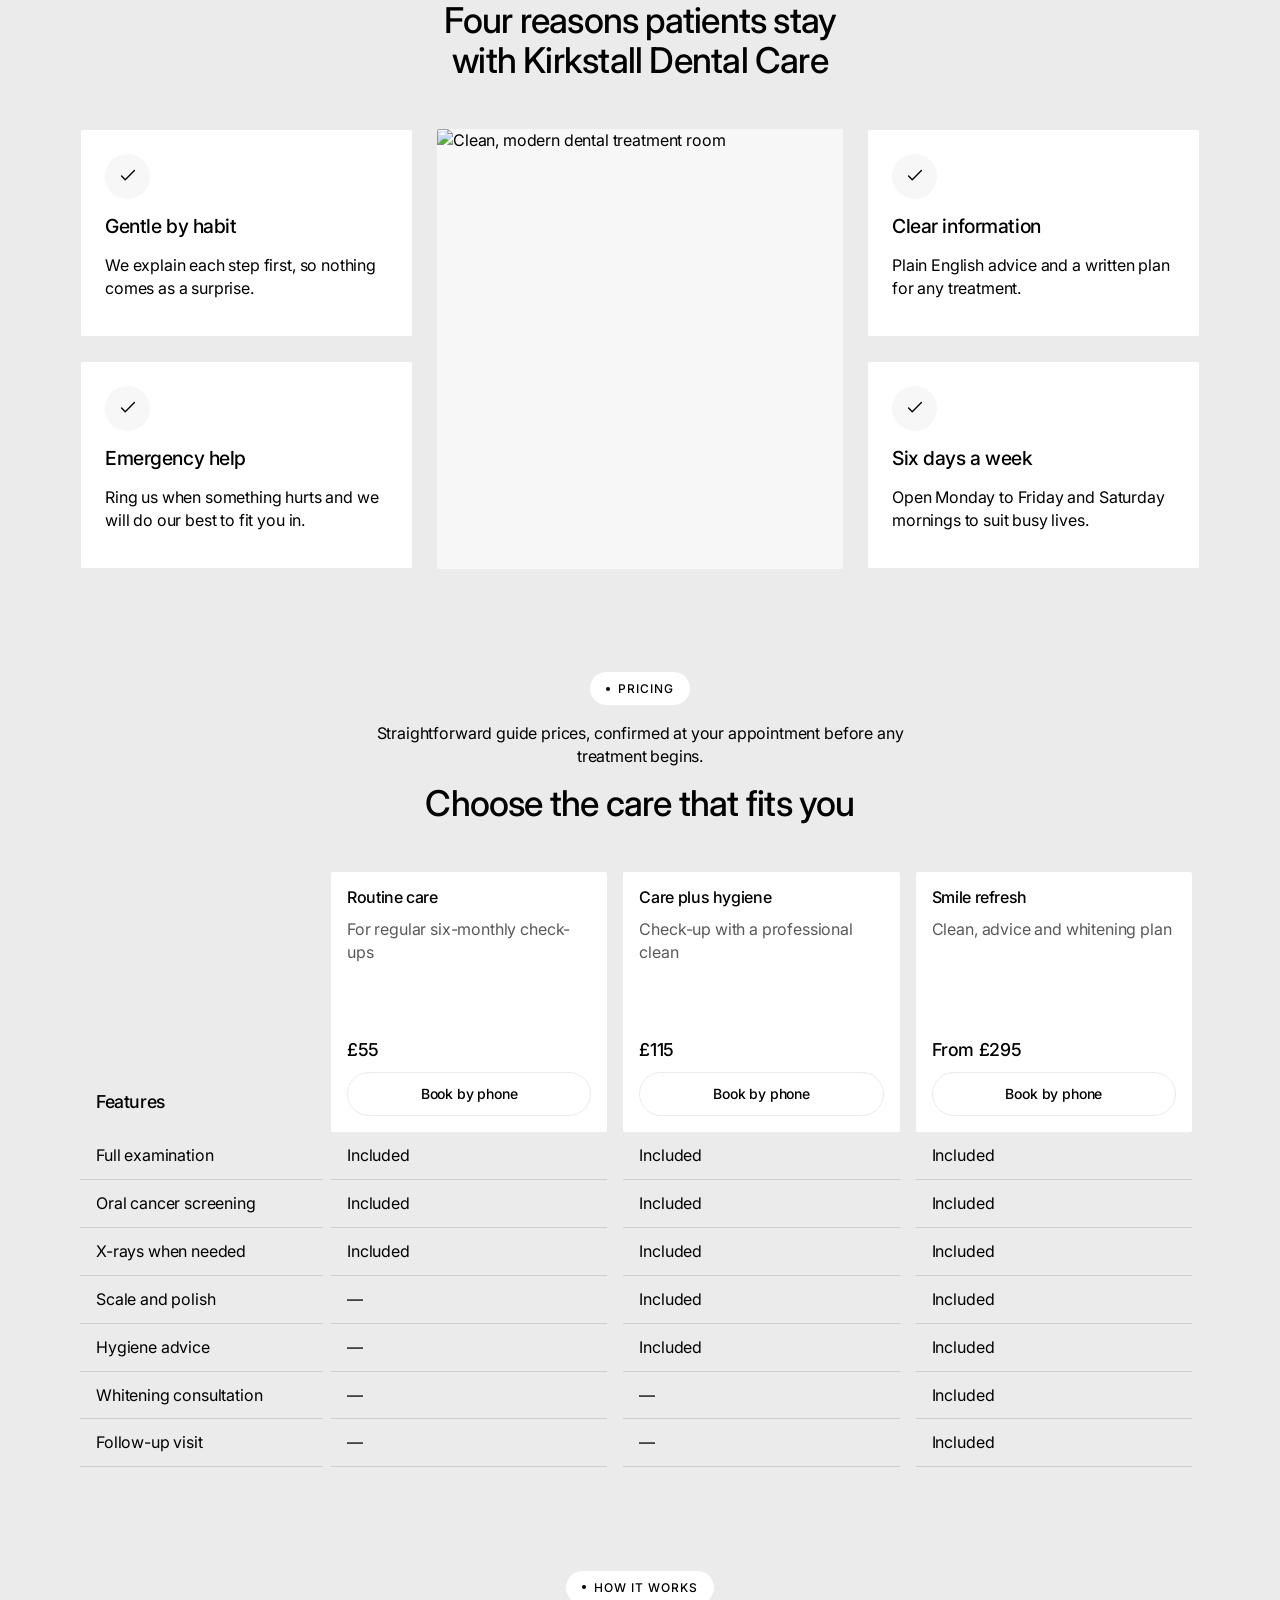
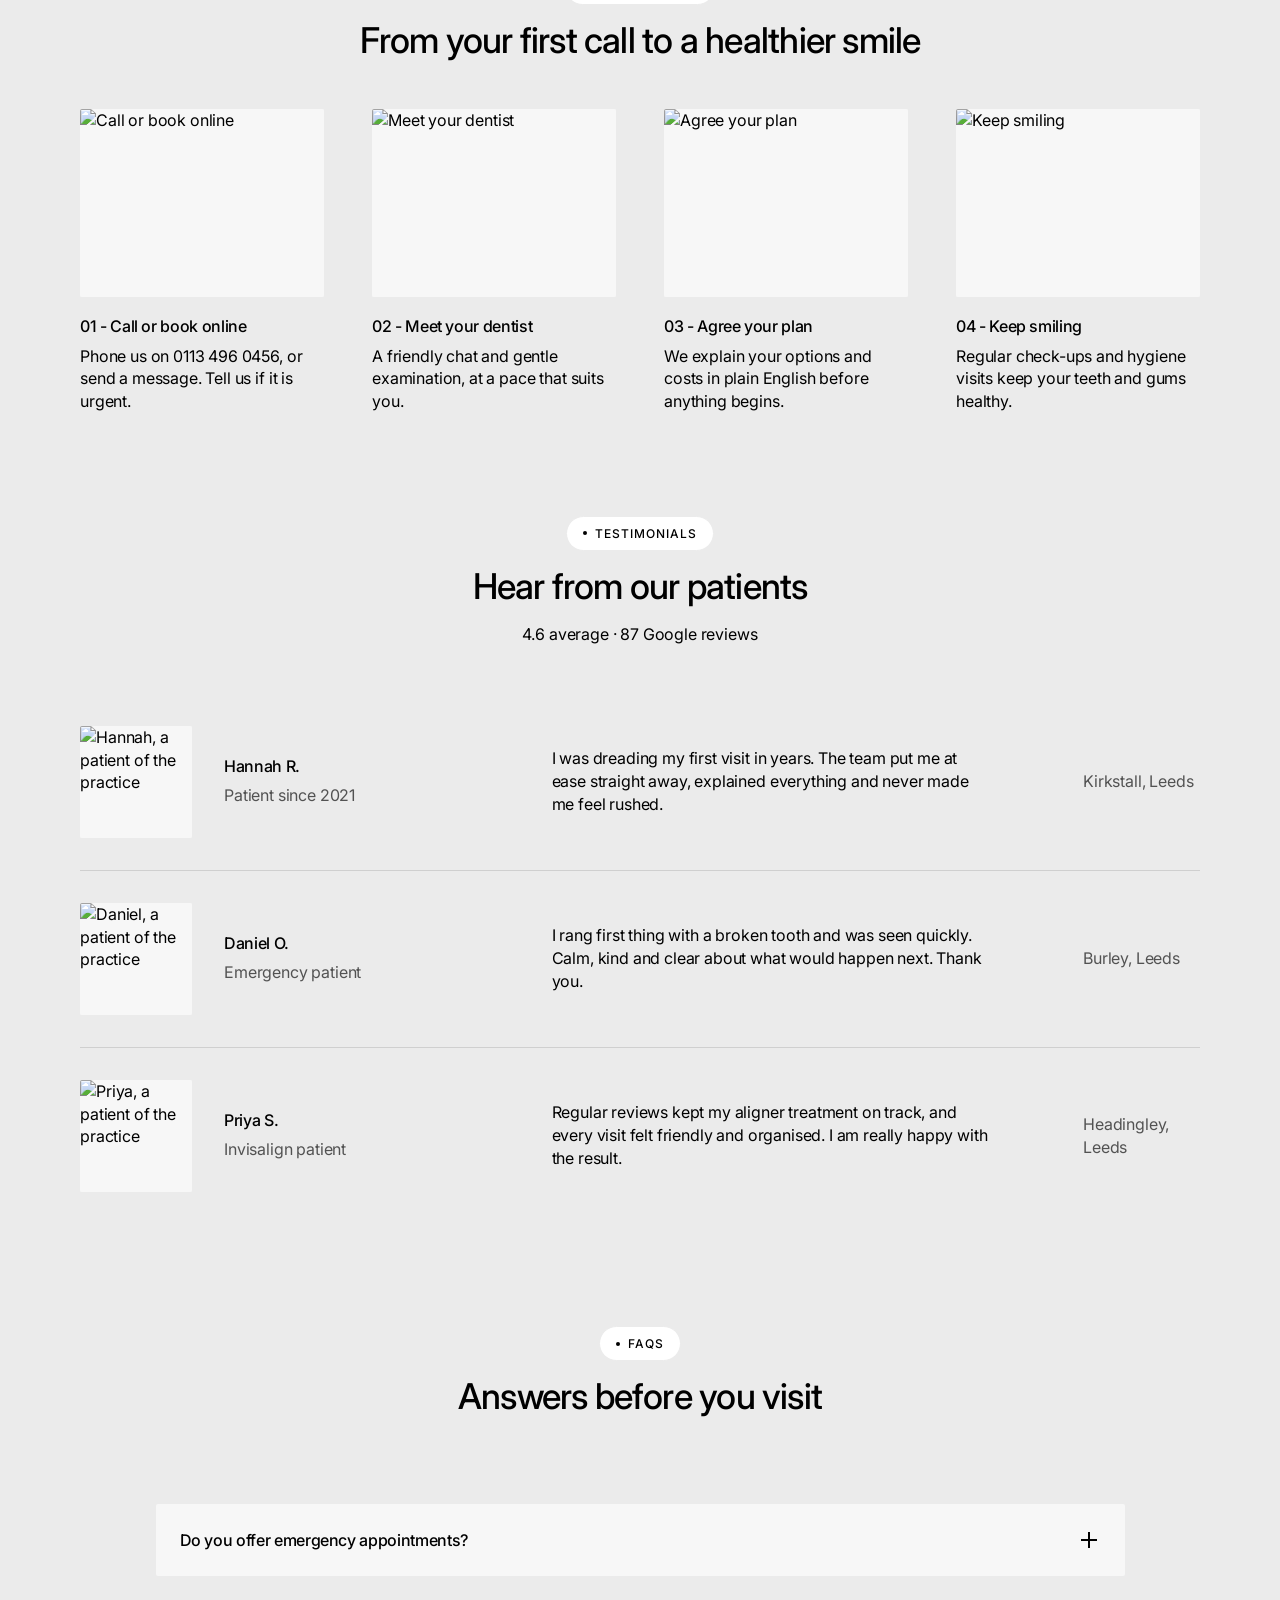
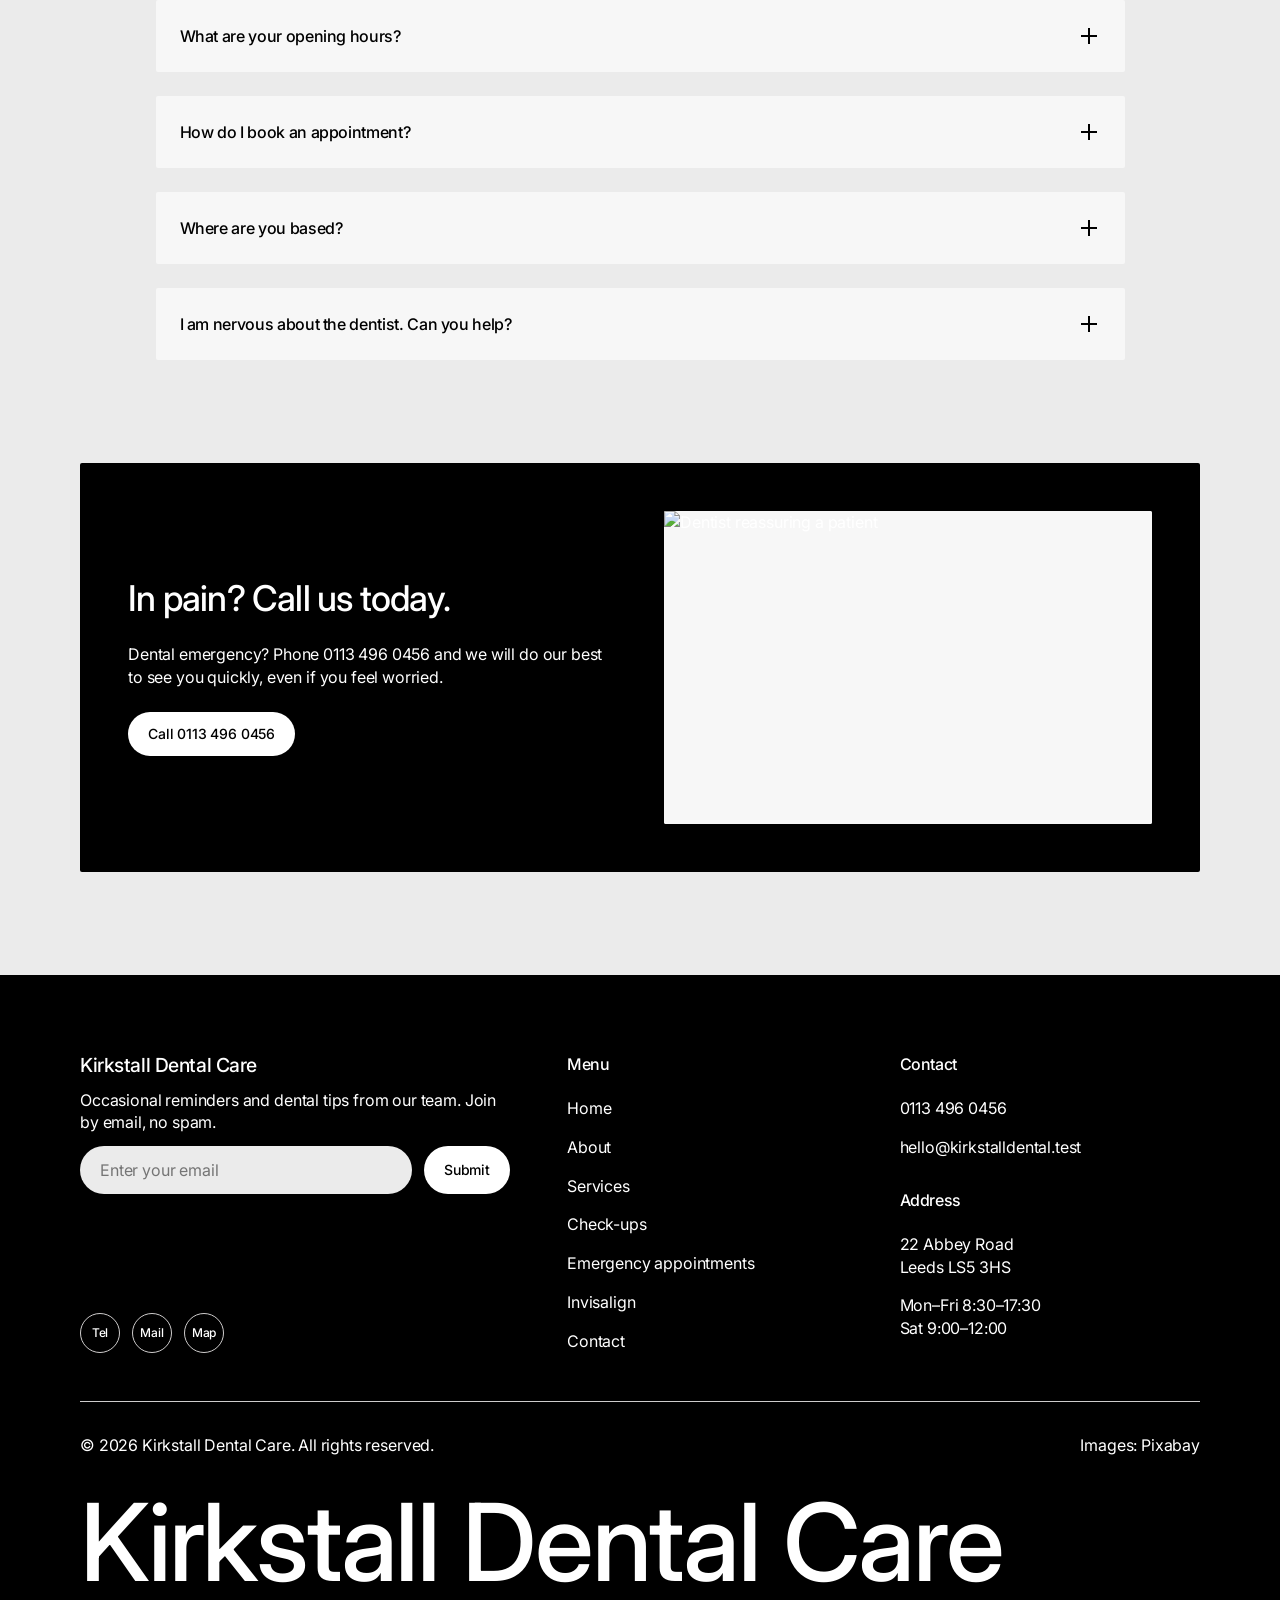
<file: kirkstall-dental-care-leeds/index.html>
<!doctype html>
<html lang="en-GB">
<head>
<meta name="robots" content="noindex, nofollow">
<meta charset="utf-8">
<title>Kirkstall Dental Care — Dentist in Leeds LS5</title>
<meta name="description" content="Kirkstall Dental Care in Leeds LS5: friendly check-ups, hygiene, whitening, Invisalign and emergency dental appointments. Call 0113 496 0456.">
<meta name="lead-id" content="L0009">
<meta name="viewport" content="width=device-width, initial-scale=1">
<link rel="stylesheet" href="styles.css">
<script src="script.js" defer></script>
</head>
<body data-style="homegoods" data-site="company_profile">

<a class="skip" href="#main">Skip to content</a>

<div class="announce" data-section="announcement">
  <a href="tel:01134960456">Dental emergency? Call 0113 496 0456</a>
</div>

<header class="site-header" data-section="header">
  <div class="bar">
    <a class="brand" href="#home" aria-label="Kirkstall Dental Care, home">Kirkstall Dental Care</a>
    <nav class="menu" id="menu" aria-label="Main">
      <a href="#home" data-nav="home">Home</a>
      <a href="#about" data-nav="about">About</a>
      <a href="#services" data-nav="services">Services</a>
      <a href="#contact" data-nav="contact">Contact</a>
      <a class="btn menu-cta" href="tel:01134960456">Emergency: 0113 496 0456</a>
    </nav>
    <a class="btn head-cta" href="tel:01134960456">Emergency: 0113 496 0456</a>
    <button class="burger" aria-label="Open menu" aria-expanded="false" aria-controls="menu"><span></span><span></span><span></span></button>
  </div>
</header>

<main id="main">

<!-- ============ HOME ============ -->
<section class="page" data-page="home" id="home">

  <section class="hero wrap" data-section="hero-video">
    <div class="hero-copy">
      <div class="label rv"><i></i><span>Dentist in Leeds LS5</span></div>
      <h1 class="rv">Gentle dental care, close to home.</h1>
      <p class="lead rv">Friendly check-ups, hygiene visits and emergency care at 22 Abbey Road, Leeds.</p>
      <p class="reassure rv">Nervous about the dentist? Tell us when you call and we will go at your pace.</p>
      <div class="btnrow rv">
        <a class="btn" href="tel:01134960456">Emergency? Call 0113 496 0456</a>
        <a class="btn ghost" href="#contact">Book a check-up</a>
      </div>
    </div>
    <div class="hero-visual">
      <div class="media hero-img"><img data-pixabay="dentist smiling patient" data-orientation="horizontal" data-large="1" alt="Dentist chatting with a relaxed patient in a bright treatment room" width="720" height="640"></div>
      <div class="proof">
        <div class="proof-img media"><img data-pixabay="dental clinic reception" data-orientation="horizontal" alt="Welcoming dental practice reception" width="205" height="132"></div>
        <div class="proof-body">
          <div class="avatars">
            <img data-pixabay="smiling woman portrait" data-orientation="all" alt="Smiling patient" width="42" height="42" data-nocredit>
            <img data-pixabay="smiling man portrait" data-orientation="all" alt="Smiling patient" width="42" height="42" data-nocredit>
            <img data-pixabay="happy senior portrait" data-orientation="all" alt="Smiling patient" width="42" height="42" data-nocredit>
          </div>
          <h2 class="h3">4.6 / 5</h2>
          <p>Google rating from 87 patient reviews</p>
        </div>
      </div>
    </div>
  </section>

  <section class="sec wrap" data-section="logo-marquee" aria-label="Local partners and communities">
    <div class="marquee">
      <div class="track">
        <span>Leeds Smile Lab</span><span>Kirkstall Pharmacy</span><span>Abbey Road Physio</span><span>Headingley Community Hub</span><span>Leeds Family Health</span>
        <span aria-hidden="true">Leeds Smile Lab</span><span aria-hidden="true">Kirkstall Pharmacy</span><span aria-hidden="true">Abbey Road Physio</span><span aria-hidden="true">Headingley Community Hub</span><span aria-hidden="true">Leeds Family Health</span>
      </div>
    </div>
  </section>

  <section class="sec wrap" data-section="feature-cards">
    <div class="sec-head row">
      <div class="label rv"><i></i><span>Why us</span></div>
      <h2 class="rv">Dental care that feels calm and clear <span class="fade">from the first phone call</span></h2>
    </div>
    <div class="feat">
      <article class="card feat-a rv">
        <div class="feat-top">
          <div>
            <h3>Unhurried visits</h3>
            <p>We take time to listen, explain and answer every question before we begin.</p>
          </div>
          <span class="circle"><svg viewBox="0 0 24 24" width="28" height="28" aria-hidden="true"><path d="M12 21s-7-4.5-7-10a4 4 0 0 1 7-2.5A4 4 0 0 1 19 11c0 5.500-7 10-7 10z"/></svg></span>
        </div>
        <div class="feat-bottom"><span class="big">87</span><span class="h4">Google reviews</span></div>
      </article>
      <article class="card feat-b rv">
        <div class="media"><img data-pixabay="friendly dentist team" data-orientation="horizontal" alt="Friendly dental team smiling in the practice" width="411" height="400"></div>
        <div class="feat-b-body">
          <h3>A team you will recognise</h3>
          <p>Familiar faces at every appointment, from reception to the dental chair.</p>
          <span class="pill-stat"><b>4.6 ★</b> Google rating</span>
        </div>
      </article>
      <article class="card feat-c rv">
        <div>
          <h3 class="big-h">Urgent</h3>
          <p>Toothache, a chipped tooth or a lost filling? Call us and we will help as quickly as we can.</p>
        </div>
        <div class="bars" aria-hidden="true"><i></i><i></i><i></i><i></i><i></i><i></i></div>
      </article>
    </div>
  </section>

  <section class="sec wrap" data-section="services-showcase">
    <div class="showcase">
      <div class="show-left">
        <div class="label rv"><i></i><span>Services</span></div>
        <h2 class="rv">Dental care for every stage of life</h2>
        <a class="btn ghost rv" href="#services">View all services</a>
        <div class="show-imgs">
          <div class="media"><img data-pixabay="dental check-up mirror" data-orientation="horizontal" alt="Dentist examining teeth with a mirror" width="296" height="221"></div>
          <div class="media"><img data-pixabay="toothbrush dental care" data-orientation="horizontal" alt="Toothbrush and floss on a bathroom shelf" width="296" height="221"></div>
        </div>
      </div>
      <div class="show-right" id="home-service-rows"></div>
    </div>
  </section>

  <section class="sec" data-section="project-slider">
    <div class="wrap">
      <div class="sec-head row">
        <div class="label rv"><i></i><span>Patient results</span></div>
        <h2 class="rv">Smiles we have helped along</h2>
      </div>
      <div class="slider" id="slider">
        <div class="slides">
          <article class="slide">
            <div class="media"><img data-pixabay="bright white smile" data-orientation="horizontal" data-large="1" alt="Patient with a bright, natural smile" width="1200" height="520"></div>
            <div class="slide-info"><div><span class="tag">Teeth whitening · 2025</span><h3>A brighter smile after two supervised visits</h3></div><p>Patient: M.P., Kirkstall</p></div>
          </article>
          <article class="slide">
            <div class="media"><img data-pixabay="dentist treating patient" data-orientation="horizontal" data-large="1" alt="Dentist treating a patient calmly" width="1200" height="520"></div>
            <div class="slide-info"><div><span class="tag">Emergency appointment · 2025</span><h3>Seen quickly, comfortable again by the end of the visit</h3></div><p>Patient: J.H., Burley</p></div>
          </article>
          <article class="slide">
            <div class="media"><img data-pixabay="clear aligner teeth" data-orientation="horizontal" data-large="1" alt="Clear aligner being held in a hand" width="1200" height="520"></div>
            <div class="slide-info"><div><span class="tag">Invisalign · 2024</span><h3>Straighter teeth with aligners nobody noticed</h3></div><p>Patient: S.A., Headingley</p></div>
          </article>
        </div>
        <div class="slider-ctrl">
          <div class="dots" aria-hidden="true"></div>
          <button class="arrow prev" aria-label="Previous result">←</button>
          <button class="arrow next" aria-label="Next result">→</button>
        </div>
      </div>
    </div>
  </section>

  <section class="sec wrap" data-section="value-video">
    <div class="sec-head center">
      <div class="label rv"><i></i><span>Why choose us</span></div>
      <h2 class="rv">Four reasons patients stay with Kirkstall Dental Care</h2>
    </div>
    <div class="values">
      <div class="vcol">
        <article class="card vcard rv"><span class="circle sm"><svg viewBox="0 0 24 24" width="22" height="22" aria-hidden="true"><path d="m5 12 4 4 10-10"/></svg></span><h3>Gentle by habit</h3><p>We explain each step first, so nothing comes as a surprise.</p></article>
        <article class="card vcard rv"><span class="circle sm"><svg viewBox="0 0 24 24" width="22" height="22" aria-hidden="true"><path d="m5 12 4 4 10-10"/></svg></span><h3>Emergency help</h3><p>Ring us when something hurts and we will do our best to fit you in.</p></article>
      </div>
      <div class="media vvideo"><img data-pixabay="modern dental surgery" data-orientation="vertical" alt="Clean, modern dental treatment room" width="406" height="440"></div>
      <div class="vcol">
        <article class="card vcard rv"><span class="circle sm"><svg viewBox="0 0 24 24" width="22" height="22" aria-hidden="true"><path d="m5 12 4 4 10-10"/></svg></span><h3>Clear information</h3><p>Plain English advice and a written plan for any treatment.</p></article>
        <article class="card vcard rv"><span class="circle sm"><svg viewBox="0 0 24 24" width="22" height="22" aria-hidden="true"><path d="m5 12 4 4 10-10"/></svg></span><h3>Six days a week</h3><p>Open Monday to Friday and Saturday mornings to suit busy lives.</p></article>
      </div>
    </div>
  </section>

  <section class="sec wrap" data-section="pricing-table">
    <div class="sec-head center narrow">
      <div class="label rv"><i></i><span>Pricing</span></div>
      <p class="rv">Straightforward guide prices, confirmed at your appointment before any treatment begins.</p>
      <h2 class="rv">Choose the care that fits you</h2>
    </div>
    <div class="ptable rv" role="region" aria-label="Care packages" tabindex="0">
      <div class="pcol pfeat">
        <h3 class="h4">Features</h3>
        <div class="prow">Full examination</div><div class="prow">Oral cancer screening</div><div class="prow">X-rays when needed</div><div class="prow">Scale and polish</div><div class="prow">Hygiene advice</div><div class="prow">Whitening consultation</div><div class="prow">Follow-up visit</div>
      </div>
      <div class="pcol plan">
        <div class="phead"><h4 class="h6">Routine care</h4><p>For regular six-monthly check-ups</p><h5 class="h4">£55</h5><a class="btn ghost" href="tel:01134960456">Book by phone</a></div>
        <div class="prow">Included</div><div class="prow">Included</div><div class="prow">Included</div><div class="prow">—</div><div class="prow">—</div><div class="prow">—</div><div class="prow">—</div>
      </div>
      <div class="pcol plan">
        <div class="phead"><h4 class="h6">Care plus hygiene</h4><p>Check-up with a professional clean</p><h5 class="h4">£115</h5><a class="btn ghost" href="tel:01134960456">Book by phone</a></div>
        <div class="prow">Included</div><div class="prow">Included</div><div class="prow">Included</div><div class="prow">Included</div><div class="prow">Included</div><div class="prow">—</div><div class="prow">—</div>
      </div>
      <div class="pcol plan">
        <div class="phead"><h4 class="h6">Smile refresh</h4><p>Clean, advice and whitening plan</p><h5 class="h4">From £295</h5><a class="btn ghost" href="tel:01134960456">Book by phone</a></div>
        <div class="prow">Included</div><div class="prow">Included</div><div class="prow">Included</div><div class="prow">Included</div><div class="prow">Included</div><div class="prow">Included</div><div class="prow">Included</div>
      </div>
    </div>
  </section>

  <section class="sec wrap" data-section="workflow-steps">
    <div class="sec-head center">
      <div class="label rv"><i></i><span>How it works</span></div>
      <h2 class="rv">From your first call to a healthier smile</h2>
    </div>
    <div class="steps" data-render="workflow"></div>
  </section>

  <section class="sec wrap" data-section="testimonial-list">
    <div class="sec-head center">
      <div class="label rv"><i></i><span>Testimonials</span></div>
      <h2 class="rv">Hear from our patients</h2>
      <p class="rv">4.6 average · 87 Google reviews</p>
    </div>
    <div class="tests">
      <article class="test rv">
        <div class="t-client"><div class="media"><img data-pixabay="smiling woman portrait" data-orientation="all" alt="Hannah, a patient of the practice" width="112" height="112" data-nocredit></div><div><h3 class="h6">Hannah R.</h3><p>Patient since 2021</p></div></div>
        <p class="t-quote">I was dreading my first visit in years. The team put me at ease straight away, explained everything and never made me feel rushed.</p>
        <p class="t-loc">Kirkstall, Leeds</p>
      </article>
      <article class="test rv">
        <div class="t-client"><div class="media"><img data-pixabay="man portrait smile" data-orientation="all" alt="Daniel, a patient of the practice" width="112" height="112" data-nocredit></div><div><h3 class="h6">Daniel O.</h3><p>Emergency patient</p></div></div>
        <p class="t-quote">I rang first thing with a broken tooth and was seen quickly. Calm, kind and clear about what would happen next. Thank you.</p>
        <p class="t-loc">Burley, Leeds</p>
      </article>
      <article class="test rv">
        <div class="t-client"><div class="media"><img data-pixabay="friendly woman portrait" data-orientation="all" alt="Priya, a patient of the practice" width="112" height="112" data-nocredit></div><div><h3 class="h6">Priya S.</h3><p>Invisalign patient</p></div></div>
        <p class="t-quote">Regular reviews kept my aligner treatment on track, and every visit felt friendly and organised. I am really happy with the result.</p>
        <p class="t-loc">Headingley, Leeds</p>
      </article>
    </div>
  </section>

  <section class="sec wrap" data-section="faq-list">
    <div class="sec-head center narrow">
      <div class="label rv"><i></i><span>FAQs</span></div>
      <h2 class="rv">Answers before you visit</h2>
      <p class="rv">Anything else? Call us on 0113 496 0456 and we will gladly help.</p>
    </div>
    <div class="faq" data-render="faq"></div>
  </section>

  <section class="sec wrap" data-section="cta-banner">
    <div class="cta-panel">
      <div class="cta-text">
        <h2 class="rv">In pain? Call us today.</h2>
        <p class="rv">Dental emergency? Phone 0113 496 0456 and we will do our best to see you quickly, even if you feel worried.</p>
        <a class="btn inv rv" href="tel:01134960456">Call 0113 496 0456</a>
      </div>
      <div class="media"><img data-pixabay="dentist reassuring patient" data-orientation="horizontal" alt="Dentist reassuring a patient" width="560" height="360"></div>
    </div>
  </section>
</section>

<!-- ============ ABOUT ============ -->
<section class="page" data-page="about" id="about" hidden>
  <section class="wrap top" data-section="page-top">
    <div class="top-head center">
      <h1 class="rv">A Leeds practice built on kindness and clear advice</h1>
      <p class="rv">Kirkstall Dental Care looks after teeth and nerves alike. Meet the team and the thinking behind how we work.</p>
    </div>
    <div class="media top-img"><img data-pixabay="dental practice interior" data-orientation="horizontal" data-large="1" alt="Bright treatment room at Kirkstall Dental Care" width="1265" height="480"></div>
  </section>

  <section class="sec wrap" data-section="key-metrics">
    <div class="metrics">
      <div class="metric rv"><h2>87</h2><p>Google reviews</p></div>
      <div class="metric rv"><h2>4.6</h2><p>Average Google rating</p></div>
      <div class="metric rv"><h2>5</h2><p>Treatments under one roof</p></div>
      <div class="metric rv"><h2>6</h2><p>Days a week we are open</p></div>
    </div>
  </section>

  <section class="sec wrap" data-section="journey-video">
    <div class="journey">
      <div class="media"><img data-pixabay="dentist and nurse working" data-orientation="horizontal" alt="Dentist and nurse working together" width="609" height="540"></div>
      <div class="journey-copy">
        <div class="label rv"><i></i><span>Our journey</span></div>
        <h2 class="rv">Dentistry that puts you at ease</h2>
        <p class="rv">We started with a simple idea: a local practice where nobody feels rushed or judged. That is still how we work today.</p>
        <div class="vm rv"><span class="circle"><svg viewBox="0 0 24 24" width="24" height="24" aria-hidden="true"><circle cx="12" cy="12" r="3"/><path d="M2 12s4-7 10-7 10 7 10 7-4 7-10 7S2 12 2 12z"/></svg></span><div><h3 class="h6">Vision</h3><p>A Kirkstall where every neighbour can look after their teeth without fear or surprise bills.</p></div></div>
        <div class="vm rv"><span class="circle"><svg viewBox="0 0 24 24" width="24" height="24" aria-hidden="true"><path d="M12 21s-7-4.5-7-10a4 4 0 0 1 7-2.5A4 4 0 0 1 19 11c0 5.500-7 10-7 10z"/></svg></span><div><h3 class="h6">Mission</h3><p>Gentle, honest care, explained in plain English, with help close at hand when something hurts.</p></div></div>
      </div>
    </div>
  </section>

  <section class="sec wrap" data-section="milestone-timeline">
    <div class="timeline-wrap">
      <div class="tl-head">
        <div class="label rv"><i></i><span>Milestones</span></div>
        <h2 class="rv">How the practice has grown</h2>
        <p class="rv">A few moments that shaped the way we care for our patients.</p>
      </div>
      <div class="tl" id="tl">
        <div class="tl-line"><i class="tl-prog"></i></div>
        <article class="tl-item rv"><span class="bullet"></span><div class="card"><h3>2012</h3><h4 class="h5">Opening on Abbey Road</h4><p>We welcomed our first patients to a small, friendly practice in Kirkstall.</p></div></article>
        <article class="tl-item rv"><span class="bullet"></span><div class="card"><h3>2016</h3><h4 class="h5">Hygienist appointments</h4><p>Adding a hygienist let us put gum health at the heart of everyday care.</p></div></article>
        <article class="tl-item rv"><span class="bullet"></span><div class="card"><h3>2020</h3><h4 class="h5">Emergency time each day</h4><p>We began keeping time free for patients in pain who need to be seen quickly.</p></div></article>
        <article class="tl-item rv"><span class="bullet"></span><div class="card"><h3>2024</h3><h4 class="h5">Clear aligners</h4><p>Invisalign joined our services, with regular reviews to keep every plan on track.</p></div></article>
      </div>
    </div>
  </section>

  <section class="sec wrap" data-section="team-grid">
    <div class="sec-head center">
      <div class="label rv"><i></i><span>Our team</span></div>
      <h2 class="rv">Meet the team</h2>
      <p class="rv">The people who will welcome you at Kirkstall Dental Care.</p>
    </div>
    <div class="team">
      <article class="rv"><div class="media"><img data-pixabay="female dentist portrait" data-orientation="vertical" alt="Dr Amelia Hartley, principal dentist" width="406" height="400"></div><h3 class="h6">Dr Amelia Hartley</h3><p>Principal dentist</p></article>
      <article class="rv"><div class="media"><img data-pixabay="male dentist portrait" data-orientation="vertical" alt="Dr Samir Khan, associate dentist" width="406" height="400"></div><h3 class="h6">Dr Samir Khan</h3><p>Associate dentist</p></article>
      <article class="rv"><div class="media"><img data-pixabay="dental hygienist portrait" data-orientation="vertical" alt="Josie Brennan, dental hygienist" width="406" height="400"></div><h3 class="h6">Josie Brennan</h3><p>Dental hygienist</p></article>
      <article class="rv"><div class="media"><img data-pixabay="dental nurse portrait" data-orientation="vertical" alt="Tom Ellery, dental nurse" width="406" height="400"></div><h3 class="h6">Tom Ellery</h3><p>Dental nurse</p></article>
      <article class="rv"><div class="media"><img data-pixabay="practice manager portrait" data-orientation="vertical" alt="Maria Costa, practice manager" width="406" height="400"></div><h3 class="h6">Maria Costa</h3><p>Practice manager</p></article>
      <article class="rv"><div class="media"><img data-pixabay="receptionist smiling portrait" data-orientation="vertical" alt="Chloe Ward, receptionist" width="406" height="400"></div><h3 class="h6">Chloe Ward</h3><p>Receptionist</p></article>
    </div>
  </section>

  <section class="sec wrap" data-section="cta-simple">
    <div class="cta-simple">
      <h2 class="rv">Ready for a calmer dental visit?</h2>
      <p class="rv">Call 0113 496 0456 to book, or to ask for an emergency appointment.</p>
      <a class="btn rv" href="tel:01134960456">Call 0113 496 0456</a>
    </div>
  </section>
</section>

<!-- ============ SERVICES ============ -->
<section class="page" data-page="services" id="services" hidden>
  <section class="wrap top" data-section="page-top">
    <div class="top-head center">
      <h1 class="rv">Dental services for the whole practice</h1>
      <p class="rv">From routine check-ups to emergency appointments and clear aligners, here is how we can help you.</p>
    </div>
    <div class="media top-img"><img data-pixabay="dentist tools treatment" data-orientation="horizontal" data-large="1" alt="Dental instruments laid out in a treatment room" width="1265" height="480"></div>
  </section>

  <section class="sec wrap" data-section="services-grid">
    <div class="sec-head center narrow">
      <div class="label rv"><i></i><span>Our services</span></div>
      <h2 class="rv">Explore our services</h2>
      <p class="rv">Five treatments, one friendly team, and urgent help when you need it.</p>
    </div>
    <div class="scards" data-render="services-grid"></div>
  </section>

  <section class="sec wrap" data-section="workflow-steps">
    <div class="sec-head center">
      <div class="label rv"><i></i><span>How it works</span></div>
      <h2 class="rv">From your first call to a healthier smile</h2>
    </div>
    <div class="steps" data-render="workflow"></div>
  </section>

  <section class="sec wrap" data-section="cta-simple">
    <div class="cta-simple">
      <h2 class="rv">Not sure which service you need?</h2>
      <p class="rv">Call us and we will point you the right way. Urgent? Tell us straight away.</p>
      <a class="btn rv" href="tel:01134960456">Call 0113 496 0456</a>
    </div>
  </section>
</section>

<!-- ============ SERVICE DETAIL (rendered from script.js) ============ -->
<section class="page" data-page="service/check-ups" id="service/check-ups" data-render="detail" data-slug="check-ups" hidden></section>
<section class="page" data-page="service/hygienist-appointments" id="service/hygienist-appointments" data-render="detail" data-slug="hygienist-appointments" hidden></section>
<section class="page" data-page="service/teeth-whitening" id="service/teeth-whitening" data-render="detail" data-slug="teeth-whitening" hidden></section>
<section class="page" data-page="service/emergency-appointments" id="service/emergency-appointments" data-render="detail" data-slug="emergency-appointments" hidden></section>
<section class="page" data-page="service/invisalign" id="service/invisalign" data-render="detail" data-slug="invisalign" hidden></section>

<!-- ============ CONTACT ============ -->
<section class="page" data-page="contact" id="contact" hidden>
  <section class="wrap top" data-section="contact-form-info">
    <div class="top-head center">
      <h1 class="rv">Book a visit or call us now</h1>
      <p class="rv">Phone is quickest, especially for emergencies. Email or the form works for everything else, and we reply as soon as we can.</p>
    </div>
    <div class="contact-grid">
      <div class="contact-info rv">
        <div>
          <div class="label inv"><i></i><span>Contact</span></div>
          <h2 class="h3">Contact information</h2>
          <p>Reach us through any channel below. For a dental emergency, please phone.</p>
        </div>
        <div class="ci-list">
          <a class="ci" href="tel:01134960456"><svg viewBox="0 0 24 24" width="28" height="28" aria-hidden="true"><path d="M5 4h4l2 5-2.500 1.500a11 11 0 0 0 5 5L15 13l5 2v4a2 2 0 0 1-2 2A16 16 0 0 1 3 6a2 2 0 0 1 2-2z"/></svg><div><h3 class="h6">Phone</h3><p>0113 496 0456</p></div></a>
          <a class="ci" href="mailto:hello@kirkstalldental.test"><svg viewBox="0 0 24 24" width="28" height="28" aria-hidden="true"><rect x="3" y="5" width="18" height="14" rx="2"/><path d="m3 7 9 6 9-6"/></svg><div><h3 class="h6">Email</h3><p>hello@kirkstalldental.test</p></div></a>
          <a class="ci" href="https://maps.google.com/?cid=4004" target="_blank" rel="noopener"><svg viewBox="0 0 24 24" width="28" height="28" aria-hidden="true"><path d="M12 21s7-6 7-11a7 7 0 0 0-14 0c0 5 7 11 7 11z"/><circle cx="12" cy="10" r="2.500"/></svg><div><h3 class="h6">Address</h3><p>22 Abbey Road, Leeds LS5 3HS</p></div></a>
          <div class="ci"><svg viewBox="0 0 24 24" width="28" height="28" aria-hidden="true"><circle cx="12" cy="12" r="9"/><path d="M12 7v5l3 2"/></svg><div><h3 class="h6">Opening hours</h3><p>Mon–Fri 8:30–17:30<br>Sat 9:00–12:00</p></div></div>
        </div>
      </div>
      <div class="contact-form rv">
        <form id="contact-form" novalidate>
          <div class="field"><label for="f-name">Name</label><input id="f-name" name="name" type="text" autocomplete="name" placeholder="Your full name"></div>
          <div class="field-row">
            <div class="field"><label for="f-email">Email address</label><input id="f-email" name="email" type="email" autocomplete="email" placeholder="you@example.com" required></div>
            <div class="field"><label for="f-phone">Phone number</label><input id="f-phone" name="phone" type="tel" autocomplete="tel" placeholder="Your phone number"></div>
          </div>
          <div class="field"><label for="f-subject">Subject</label>
            <select id="f-subject" name="subject">
              <option>General question</option>
              <option>Check-ups</option>
              <option>Hygienist appointments</option>
              <option>Teeth whitening</option>
              <option>Emergency appointments</option>
              <option>Invisalign</option>
            </select></div>
          <div class="field"><label for="f-msg">Message</label><textarea id="f-msg" name="message" rows="4" placeholder="How can we help?"></textarea></div>
          <p class="form-note">Dental emergency? Please call 0113 496 0456 rather than using this form.</p>
          <button class="btn" type="submit">Send message</button>
          <p class="form-msg" role="status" aria-live="polite"></p>
        </form>
      </div>
    </div>
  </section>

  <section class="sec wrap" data-section="map-embed">
    <div class="map media">
      <iframe title="Map showing 22 Abbey Road, Leeds LS5 3HS" loading="lazy" referrerpolicy="no-referrer-when-downgrade" src="https://www.google.com/maps?q=22+Abbey+Road,+Leeds+LS5+3HS&amp;output=embed"></iframe>
    </div>
    <p class="map-link"><a class="btn ghost" href="https://maps.google.com/?cid=4004" target="_blank" rel="noopener">Get directions</a></p>
  </section>

  <section class="sec wrap" data-section="faq-list">
    <div class="sec-head center narrow">
      <div class="label rv"><i></i><span>FAQs</span></div>
      <h2 class="rv">Answers before you visit</h2>
      <p class="rv">Anything else? Call us on 0113 496 0456 and we will gladly help.</p>
    </div>
    <div class="faq" data-render="faq"></div>
  </section>
</section>

<!-- ============ 404 ============ -->
<section class="page" data-page="404" id="404" hidden>
  <section class="wrap" data-section="not-found">
    <div class="notfound">
      <div class="media nf-img"><img data-pixabay="tooth illustration dental" data-orientation="vertical" alt="A single clean tooth on a pale background" width="91" height="114" data-nocredit></div>
      <h1>Page not found</h1>
      <p>The page you are looking for does not exist or has moved. Our home page will get you back on track.</p>
      <a class="btn" href="#home">Back to home</a>
    </div>
  </section>
</section>

</main>

<footer class="site-footer" data-section="footer">
  <div class="wrap">
    <div class="f-top">
      <div class="f-left">
        <div class="f-news">
          <h2 class="h3">Kirkstall Dental Care</h2>
          <p>Occasional reminders and dental tips from our team. Join by email, no spam.</p>
          <form id="news-form" novalidate>
            <label class="sr" for="n-email">Email address</label>
            <input id="n-email" type="email" placeholder="Enter your email" autocomplete="email" required>
            <button class="btn inv" type="submit">Submit</button>
          </form>
          <p class="news-msg" role="status" aria-live="polite"></p>
        </div>
        <div class="social">
          <a href="tel:01134960456" aria-label="Call us">Tel</a>
          <a href="mailto:hello@kirkstalldental.test" aria-label="Email us">Mail</a>
          <a href="https://maps.google.com/?cid=4004" target="_blank" rel="noopener" aria-label="Find us on Google Maps">Map</a>
        </div>
      </div>
      <div class="f-right">
        <div class="f-col">
          <h2 class="h6">Menu</h2>
          <a href="#home">Home</a><a href="#about">About</a><a href="#services">Services</a>
          <a href="#service/check-ups">Check-ups</a><a href="#service/emergency-appointments">Emergency appointments</a><a href="#service/invisalign">Invisalign</a><a href="#contact">Contact</a>
        </div>
        <div class="f-col">
          <h2 class="h6">Contact</h2>
          <a href="tel:01134960456">0113 496 0456</a>
          <a href="mailto:hello@kirkstalldental.test">hello@kirkstalldental.test</a>
          <h2 class="h6 gap">Address</h2>
          <p>22 Abbey Road<br>Leeds LS5 3HS</p>
          <p>Mon–Fri 8:30–17:30<br>Sat 9:00–12:00</p>
        </div>
      </div>
    </div>
    <div class="f-bottom">
      <div class="f-copy"><p>© <span id="year">2025</span> Kirkstall Dental Care. All rights reserved.</p><p>Images: Pixabay</p></div>
      <div class="f-word" aria-hidden="true">Kirkstall Dental Care</div>
    </div>
  </div>
</footer>

<script type="application/json" id="build-brief">
{
  "lead_id": "L0009",
  "site_type": "company_profile",
  "template": "COM OUTREACH",
  "style_niche": "homegoods",
  "style_reason": "A calm, clean, achromatic look suits a reassuring health service better than editorial fashion or food styling.",
  "language": "en-GB",
  "currency": "GBP",
  "country": "GB",
  "city": "Leeds",
  "business": {
    "name": "Kirkstall Dental Care",
    "summary": "A general dental practice at 22 Abbey Road, Leeds, offering check-ups, hygienist appointments, teeth whitening, emergency appointments and Invisalign.",
    "audience": "Local adults and families in Kirkstall, Burley, Headingley and wider Leeds, including nervous patients and people in pain.",
    "positioning": "Gentle, clear, reassuring dental care with help close at hand for emergencies."
  },
  "tone": "Reassuring and friendly (from notes), written in the curatorial, factual, quiet Basic.Space voice: sentence case, no exclamation marks, no superlatives.",
  "primary_cta": { "label": "Emergency? Call 0113 496 0456", "action": "tel:01134960456", "why": "Notes ask to mention emergency care; a phone call is the fastest route to urgent help." },
  "secondary_cta": { "label": "Book a check-up", "action": "#contact" },
  "contact": {
    "email": "hello@kirkstalldental.test",
    "phone": "0113 496 0456",
    "address": "22 Abbey Road, Leeds LS5 3HS",
    "maps": "https://maps.google.com/?cid=4004",
    "hours": ["Mon–Fri 8:30–17:30", "Sat 9:00–12:00"]
  },
  "offer": {
    "services": ["Check-ups", "Hygienist appointments", "Teeth whitening", "Emergency appointments", "Invisalign"],
    "products": [],
    "categories": []
  },
  "proof": { "google_rating": 4.6, "review_count": 87 },
  "pages": ["home", "about", "services", "service/check-ups", "service/hygienist-appointments", "service/teeth-whitening", "service/emergency-appointments", "service/invisalign", "contact", "404"],
  "generated_content": [
    "Local partner names in the logo marquee",
    "Three patient results (initials, areas, years) in the results slider",
    "Package names, contents and prices (£55, £115, from £295)",
    "Patient testimonials: names, areas and quotes",
    "Team members: names, roles and portraits",
    "About page timeline years and milestones, vision and mission",
    "Workflow steps, FAQ answers and 'why choose us' reasons",
    "Service detail pages: introductions, benefits, included items and testimonials",
    "Claim that time is kept free for urgent cases and fast response to emergency calls"
  ]
}
</script>
</body>
</html>
</file>
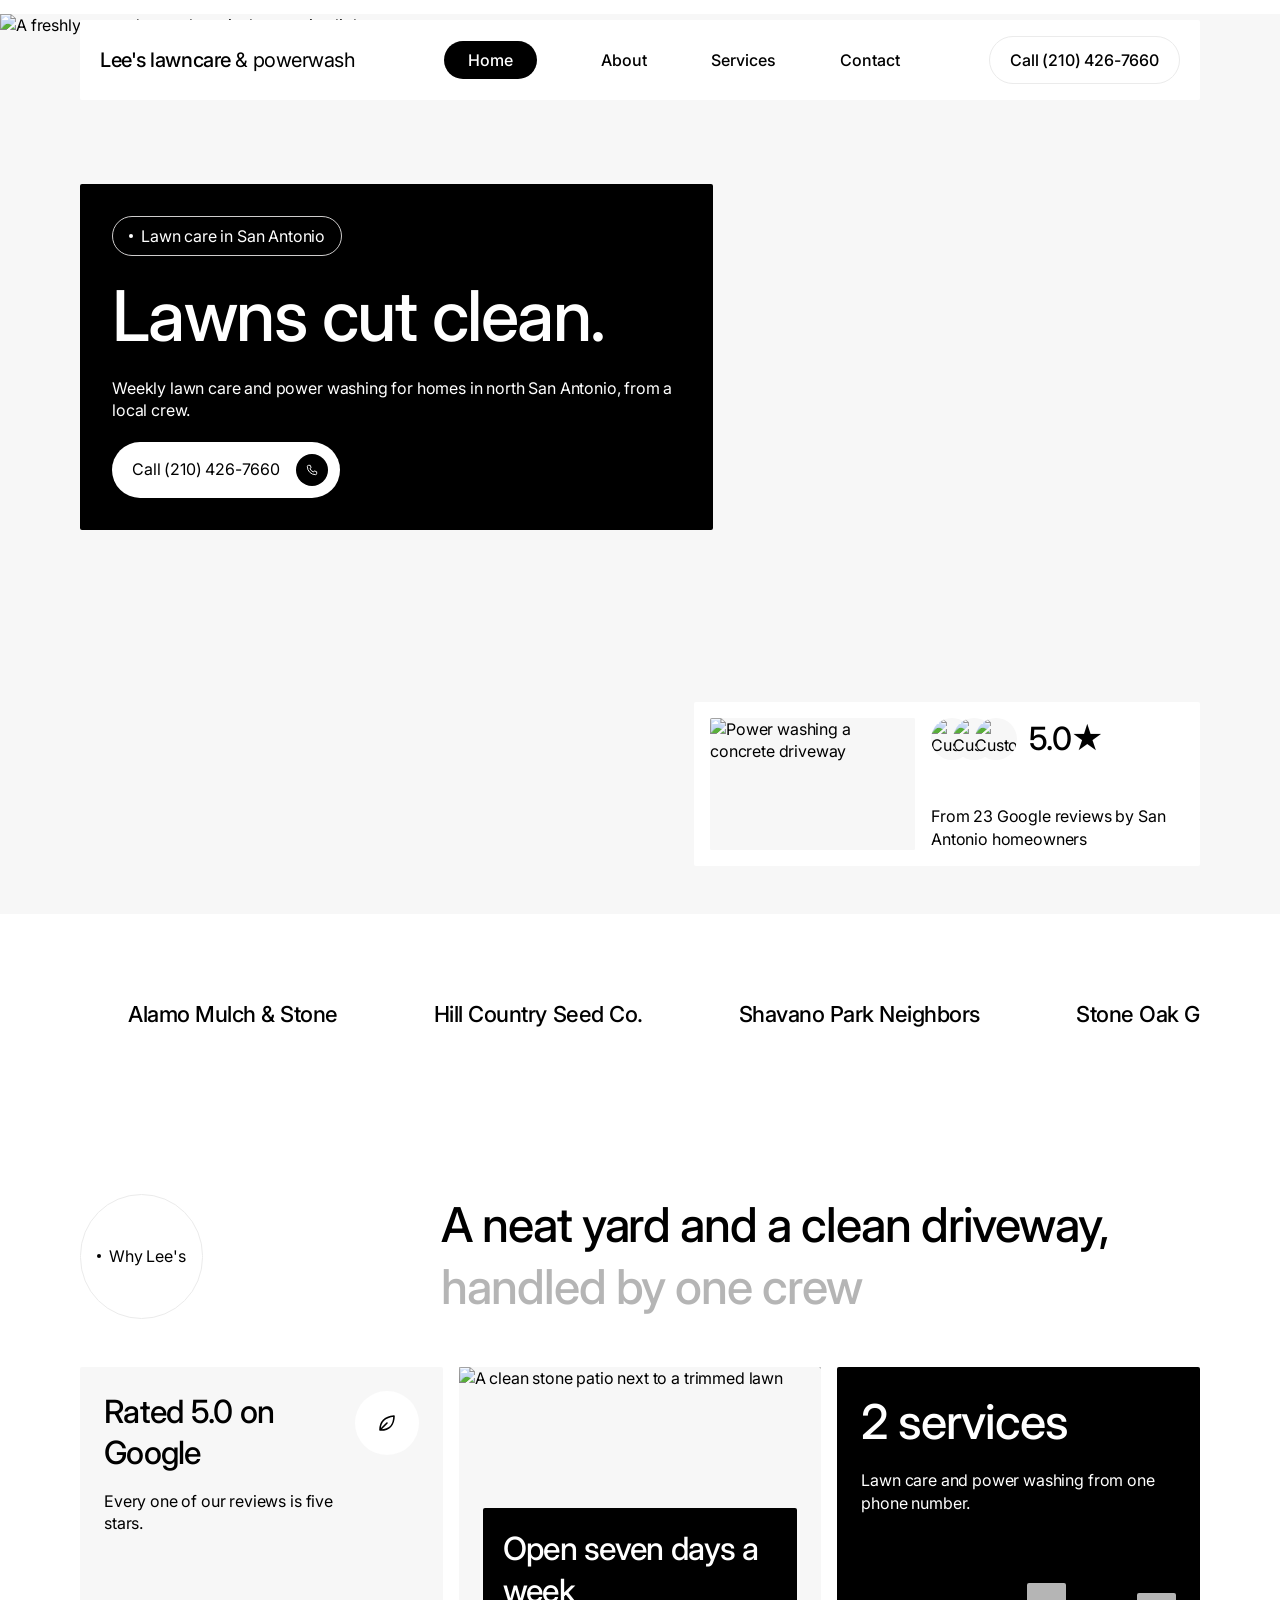
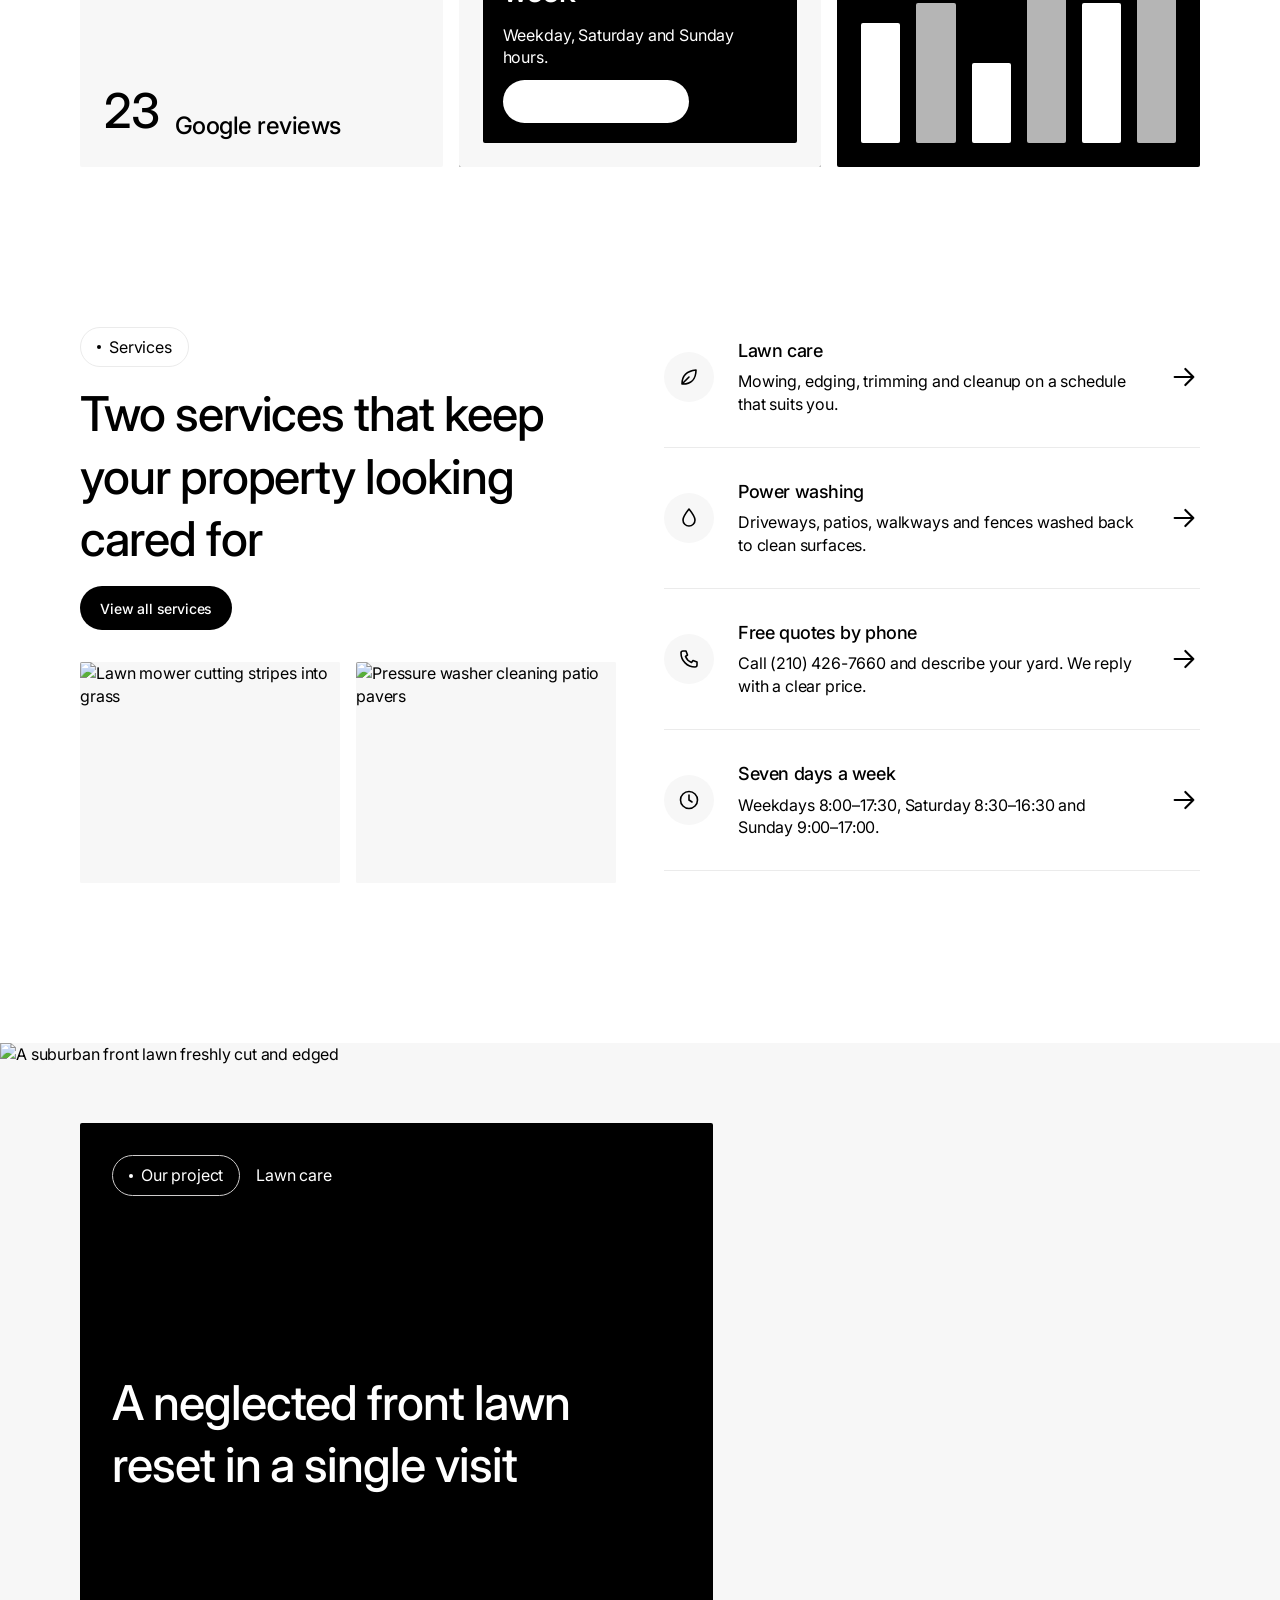
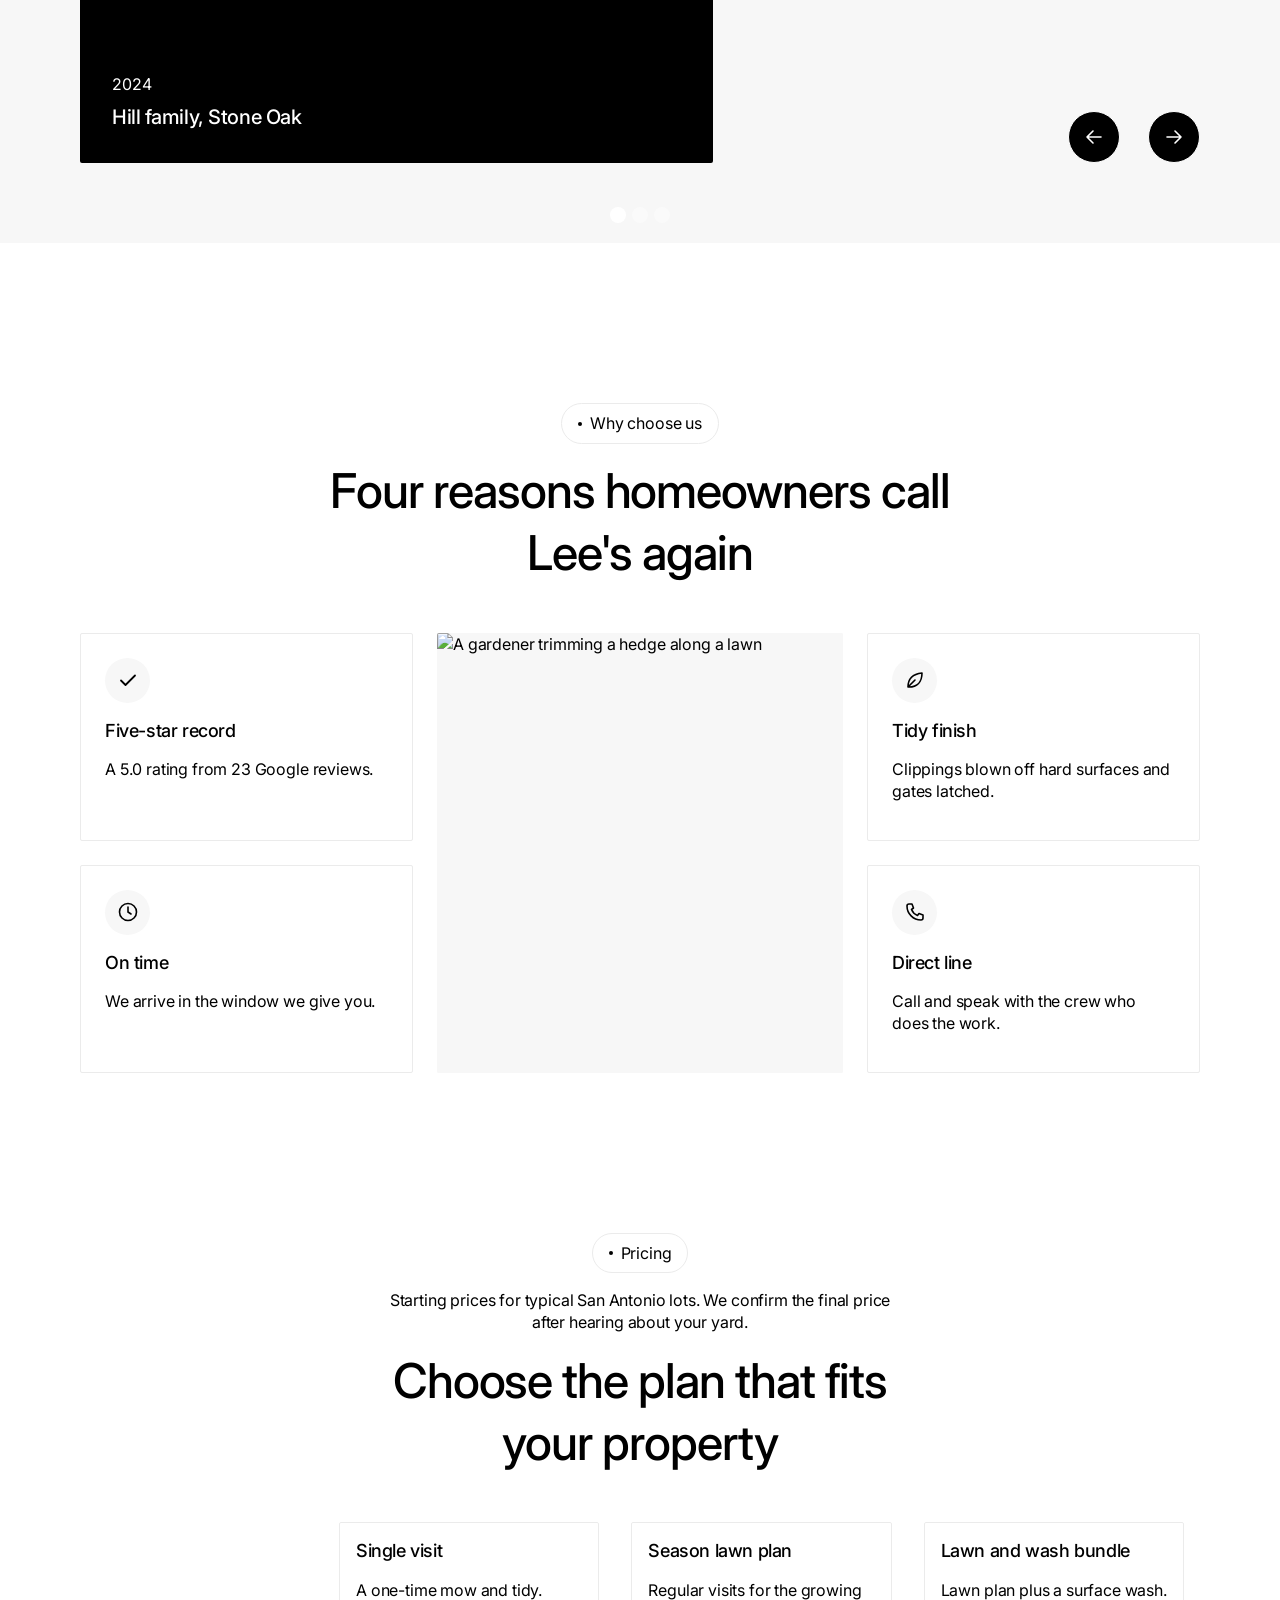
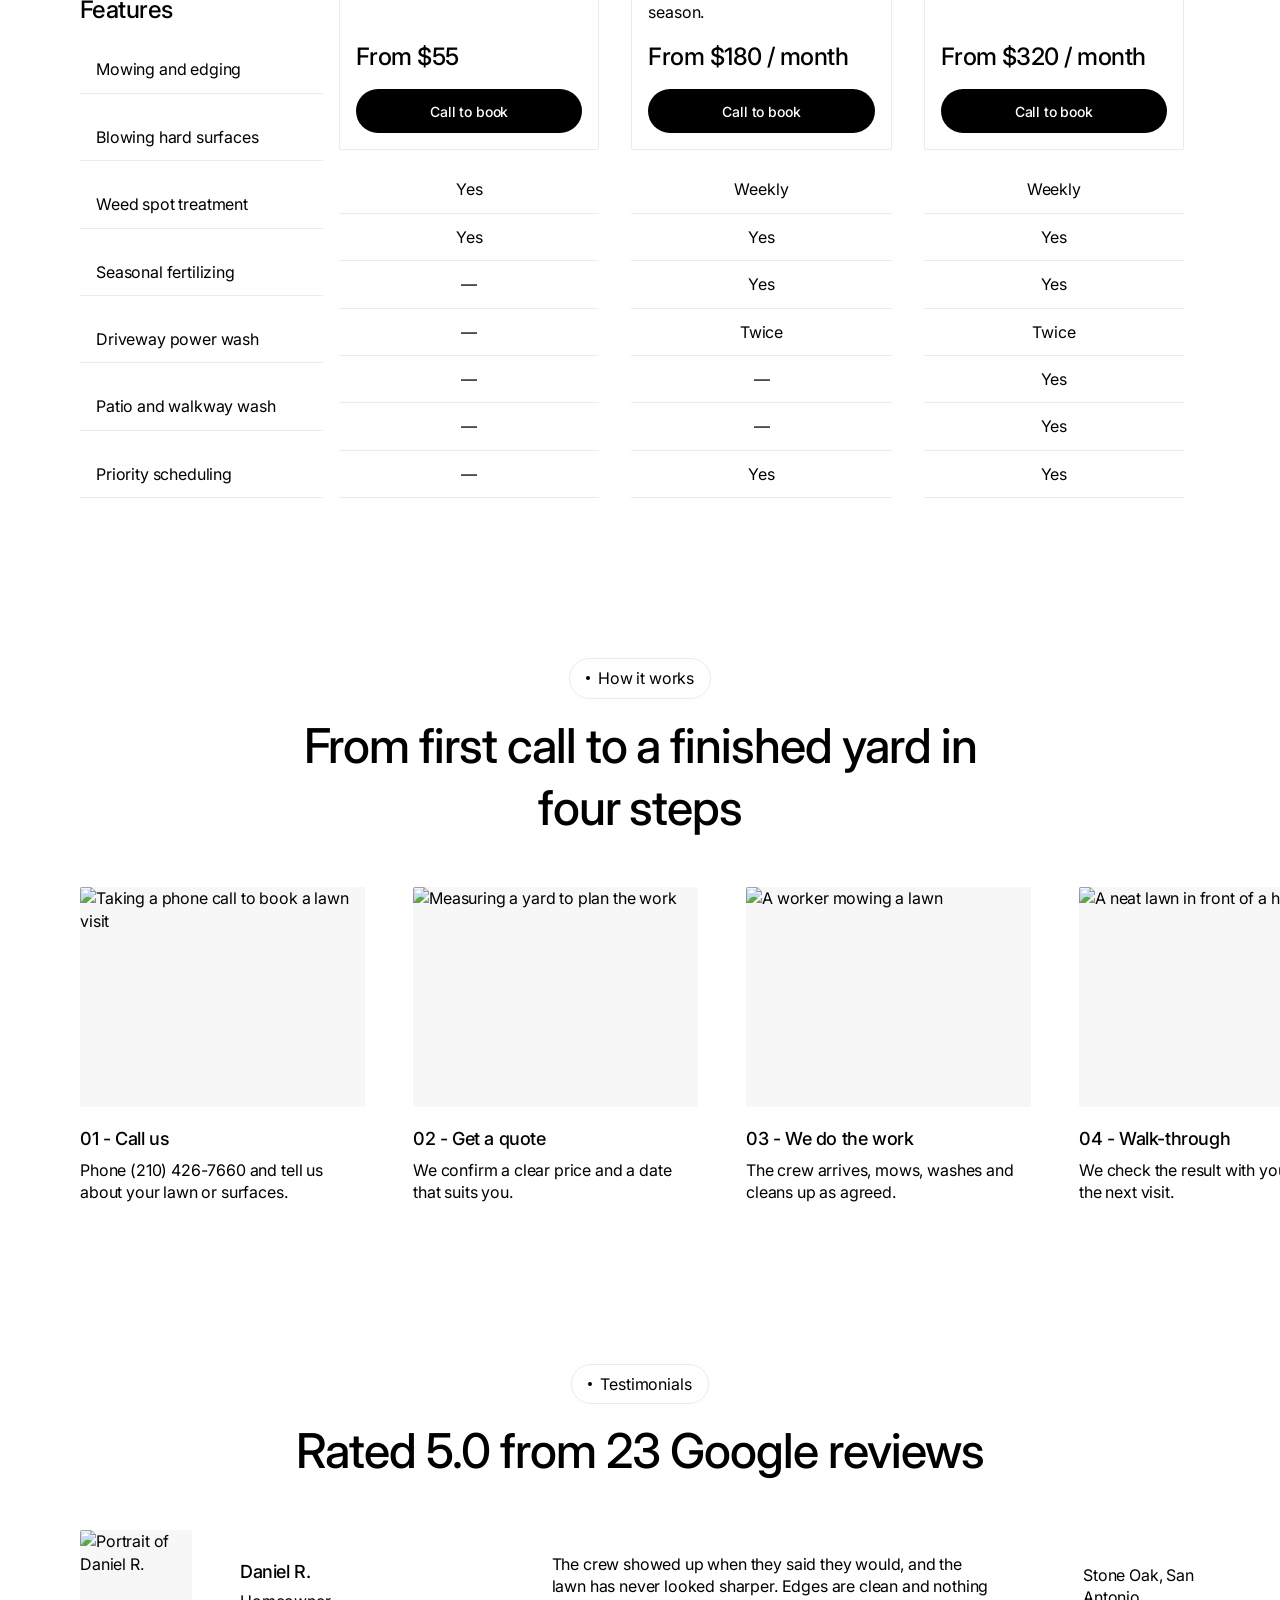
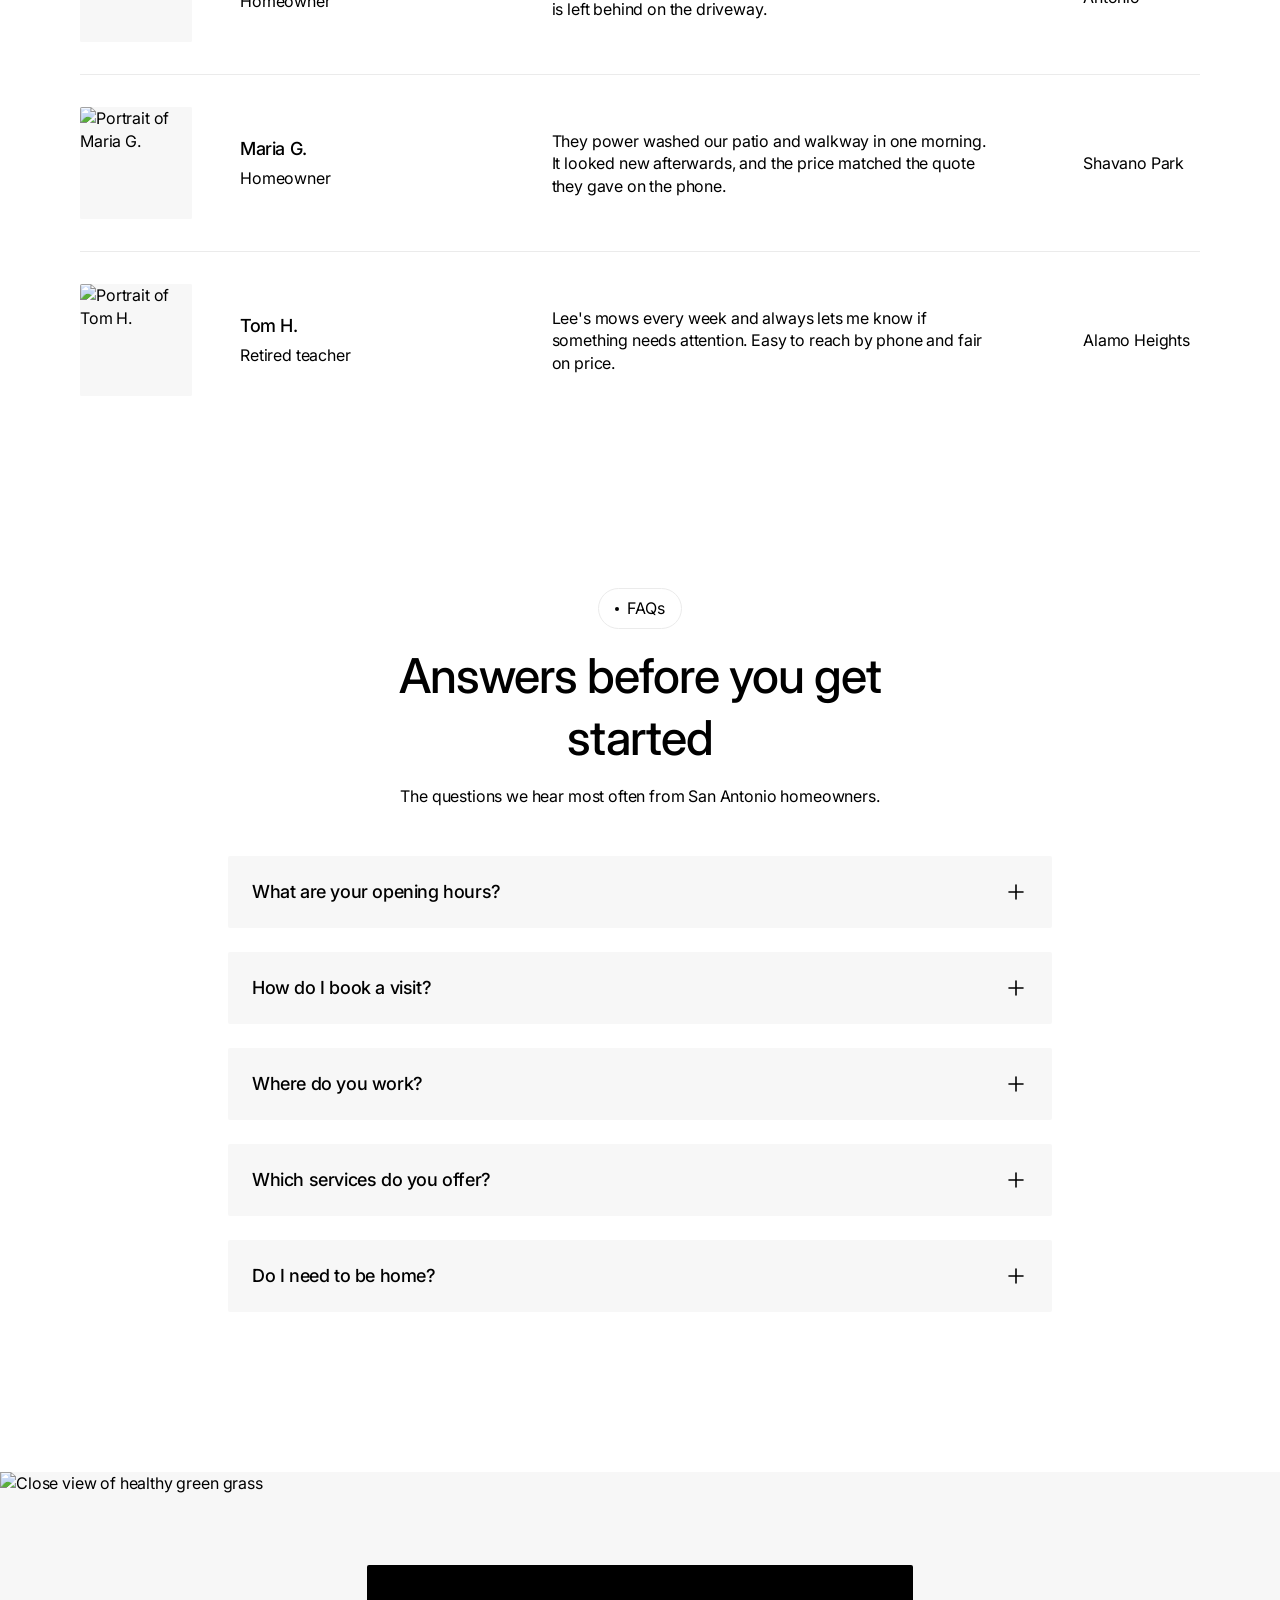
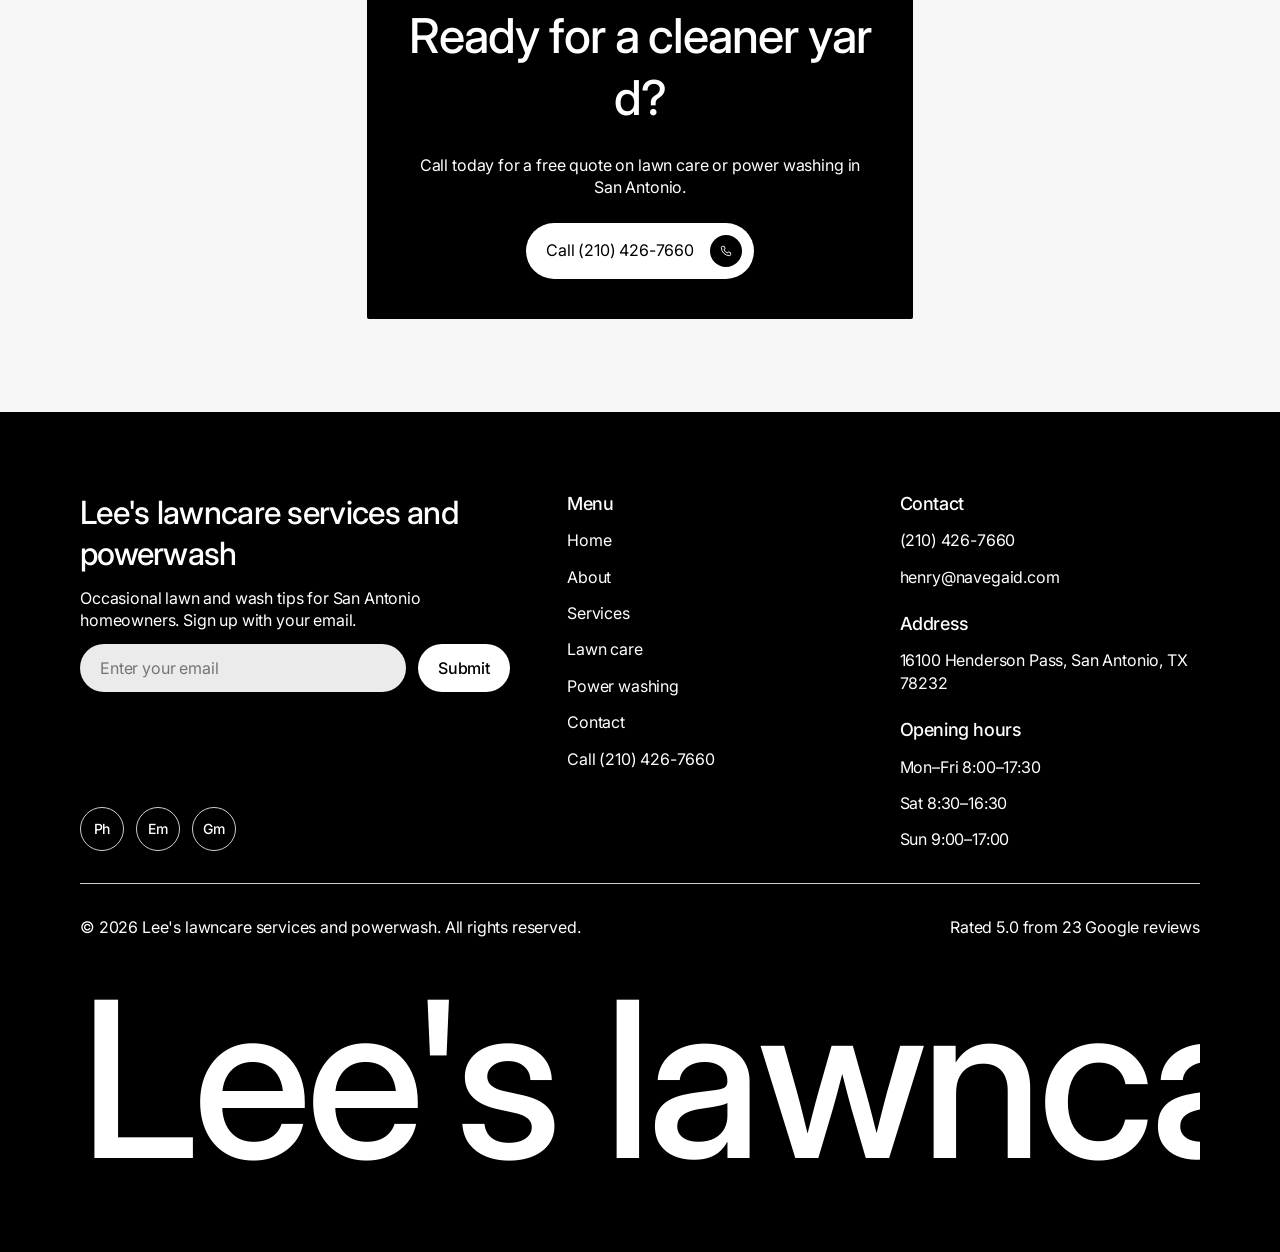
<file: lee-s-lawncare-services-and-powerwash-san-antonio/index.html>
<!doctype html>
<html lang="en-US">
<head>
<meta name="robots" content="noindex, nofollow">
<meta charset="utf-8">
<title>Lee's lawncare services and powerwash | Lawn care and power washing in San Antonio</title>
<meta name="description" content="Lawn care and power washing in San Antonio, TX. Rated 5.0 from 23 Google reviews. Call (210) 426-7660 for a free quote.">
<meta name="lead-id" content="L0008">
<meta name="viewport" content="width=device-width, initial-scale=1">
<link rel="stylesheet" href="styles.css">
<script src="script.js" defer></script>
</head>
<body data-style="homegoods" data-site="company_profile">
<script type="application/json" id="build-brief">
{
  "lead_id": "L0008",
  "site_type": "company_profile",
  "template": "COM OUTREACH",
  "style_niche": "homegoods",
  "style_reason": "A calm, clean, factual look suits a local outdoor-services business that wants to feel dependable and tidy.",
  "language": "en-US", "currency": "USD", "country": "US", "city": "San Antonio",
  "business": {
    "name": "Lee's lawncare services and powerwash",
    "summary": "A San Antonio crew that mows, edges and maintains lawns and power washes driveways, patios and walkways.",
    "audience": "Homeowners and small property owners in north San Antonio",
    "positioning": "Reliable, tidy, locally run outdoor care with a perfect Google rating"
  },
  "tone": "Quiet, factual and respectful; sentence case, no exclamation marks, no superlatives. No notes were supplied.",
  "primary_cta": { "label": "Call (210) 426-7660", "action": "tel:2104267660", "why": "Phone is the fastest way to book outdoor work; no notes overrode this." },
  "secondary_cta": { "label": "Email us", "action": "mailto:henry@navegaid.com" },
  "contact": {
    "email": "henry@navegaid.com",
    "phone": "(210) 426-7660",
    "address": "16100 Henderson Pass, San Antonio, TX 78232",
    "maps": "https://www.google.com/maps/place/?q=place_id:ChIJL9_bIhJFXIYRsRSoG4Le2A8",
    "hours": ["Mon–Fri 8:00–17:30", "Sat 8:30–16:30", "Sun 9:00–17:00"]
  },
  "offer": { "services": ["Lawn care", "Power washing"], "products": [], "categories": [] },
  "proof": { "google_rating": 5.0, "review_count": 23 },
  "pages": ["home", "about", "services", "service/lawn-care", "service/power-washing", "contact", "404"],
  "generated_content": [
    "Hero tagline and all headline/body copy",
    "Partner marquee names (local supply and community names)",
    "Feature card numbers other than the real rating and review count",
    "Three case studies and client initials",
    "Pricing packages, prices and feature rows",
    "Workflow steps",
    "Three testimonials and their names and areas",
    "FAQ answers (hours, phone and address come from the CSV)",
    "About page metrics other than rating and reviews, vision, mission, timeline and the six team members",
    "Service detail copy, benefits, included items and testimonials",
    "Service category tags and the second service tag text"
  ]
}
</script>

<svg width="0" height="0" style="position:absolute" aria-hidden="true">
  <symbol id="i-leaf" viewBox="0 0 24 24"><path d="M5 19c0-8 5-13 14-14 0 9-5 14-13 14M5 19l7-7" fill="none" stroke="currentColor" stroke-width="1.6" stroke-linecap="round" stroke-linejoin="round"/></symbol>
  <symbol id="i-drop" viewBox="0 0 24 24"><path d="M12 3c4 5 6 8 6 11a6 6 0 0 1-12 0c0-3 2-6 6-11z" fill="none" stroke="currentColor" stroke-width="1.6" stroke-linejoin="round"/></symbol>
  <symbol id="i-clock" viewBox="0 0 24 24"><circle cx="12" cy="12" r="8.5" fill="none" stroke="currentColor" stroke-width="1.6"/><path d="M12 7v5l3 2" fill="none" stroke="currentColor" stroke-width="1.6" stroke-linecap="round"/></symbol>
  <symbol id="i-phone" viewBox="0 0 24 24"><path d="M6 4h3l1.5 4-2 1.5a11 11 0 0 0 6 6L16 13.500l4 1.500v3a2 2 0 0 1-2 2A14 14 0 0 1 4 6a2 2 0 0 1 2-2z" fill="none" stroke="currentColor" stroke-width="1.6" stroke-linejoin="round"/></symbol>
  <symbol id="i-mail" viewBox="0 0 24 24"><rect x="3.500" y="5.500" width="17" height="13" rx="1.500" fill="none" stroke="currentColor" stroke-width="1.6"/><path d="M4 7l8 6 8-6" fill="none" stroke="currentColor" stroke-width="1.6"/></symbol>
  <symbol id="i-pin" viewBox="0 0 24 24"><path d="M12 21s6-5.500 6-11a6 6 0 0 0-12 0c0 5.500 6 11 6 11z" fill="none" stroke="currentColor" stroke-width="1.6"/><circle cx="12" cy="10" r="2" fill="none" stroke="currentColor" stroke-width="1.6"/></symbol>
  <symbol id="i-check" viewBox="0 0 24 24"><path d="M5 12.500l4.500 4.500L19 7.500" fill="none" stroke="currentColor" stroke-width="1.800" stroke-linecap="round" stroke-linejoin="round"/></symbol>
  <symbol id="i-arrow" viewBox="0 0 24 24"><path d="M5 12h14M13 6l6 6-6 6" fill="none" stroke="currentColor" stroke-width="1.600" stroke-linecap="round" stroke-linejoin="round"/></symbol>
  <symbol id="i-plus" viewBox="0 0 24 24"><path d="M12 5v14M5 12h14" fill="none" stroke="currentColor" stroke-width="1.600" stroke-linecap="round"/></symbol>
  <symbol id="i-minus" viewBox="0 0 24 24"><path d="M5 12h14" fill="none" stroke="currentColor" stroke-width="1.600" stroke-linecap="round"/></symbol>
  <symbol id="i-quote" viewBox="0 0 24 24"><path d="M5 17v-5a5 5 0 0 1 5-5M14 17v-5a5 5 0 0 1 5-5M5 17h5v-5H5M14 17h5v-5h-5" fill="none" stroke="currentColor" stroke-width="1.500" stroke-linejoin="round"/></symbol>
</svg>

<a class="skip" href="#main">Skip to content</a>

<header class="site-header" id="site-header">
  <div class="container">
    <div class="bar">
      <a class="brand" href="#home" aria-label="Lee's lawncare services and powerwash, home">Lee's lawncare <span>&amp; powerwash</span></a>
      <nav class="menu" id="menu" aria-label="Main">
        <a href="#home" data-nav="home">Home</a>
        <a href="#about" data-nav="about">About</a>
        <a href="#services" data-nav="services">Services</a>
        <a href="#contact" data-nav="contact">Contact</a>
      </nav>
      <div class="bar-cta"><a class="btn btn-ghost" href="tel:2104267660"><span class="roll"><span>Call (210) 426-7660</span><span aria-hidden="true">Call (210) 426-7660</span></span></a></div>
      <button class="burger" id="burger" aria-label="Open menu" aria-expanded="false" aria-controls="menu"><i></i><i></i><i></i></button>
    </div>
  </div>
</header>

<main id="main">

<!-- ============ HOME ============ -->
<section class="page" data-page="home" id="home">

  <section class="hero" data-section="hero-video">
    <img class="hero-bg" data-pixabay="green lawn mowing garden" data-orientation="horizontal" data-large="1" alt="A freshly mowed green lawn in the morning light" width="1440" height="900">
    <div class="container hero-wrap">
      <div class="hero-top">
        <div class="hero-panel">
          <div class="label inv reveal"><i></i>Lawn care in San Antonio</div>
          <h1 class="h1" data-split>Lawns cut clean.</h1>
          <p class="p1 reveal">Weekly lawn care and power washing for homes in north San Antonio, from a local crew.</p>
          <a class="btn btn-primary reveal" href="tel:2104267660"><span>Call (210) 426-7660</span><i class="ico"><svg><use href="#i-phone"/></svg></i></a>
        </div>
      </div>
      <div class="hero-bottom">
        <div class="proof-card reveal">
          <div class="proof-img"><img data-pixabay="power washing driveway" data-orientation="horizontal" alt="Power washing a concrete driveway" width="205" height="132"></div>
          <div class="proof-body">
            <div class="avatars"><img data-pixabay="smiling man portrait" data-orientation="vertical" alt="Customer portrait" width="42" height="42"><img data-pixabay="smiling woman portrait" data-orientation="vertical" alt="Customer portrait" width="42" height="42"><img data-pixabay="friendly man outdoors portrait" data-orientation="vertical" alt="Customer portrait" width="42" height="42"><h2 class="h3">5.0★</h2></div>
            <p class="p1">From 23 Google reviews by San Antonio homeowners</p>
          </div>
        </div>
      </div>
    </div>
  </section>

  <section class="sec logos" data-section="logo-marquee" aria-label="Local partners">
    <div class="container">
      <div class="marquee">
        <div class="track">
          <span>Alamo Mulch &amp; Stone</span><span>Hill Country Seed Co.</span><span>Shavano Park Neighbors</span><span>Stone Oak Garden Club</span><span>Bexar Irrigation Supply</span>
          <span aria-hidden="true">Alamo Mulch &amp; Stone</span><span aria-hidden="true">Hill Country Seed Co.</span><span aria-hidden="true">Shavano Park Neighbors</span><span aria-hidden="true">Stone Oak Garden Club</span><span aria-hidden="true">Bexar Irrigation Supply</span>
        </div>
      </div>
    </div>
  </section>

  <section class="sec" data-section="feature-cards">
    <div class="container">
      <div class="head-row">
        <div class="label reveal"><i></i>Why Lee's</div>
        <h2 class="h2 reveal">A neat yard and a clean driveway, <span class="fade">handled by one crew</span></h2>
      </div>
      <div class="cards3">
        <article class="fcard soft reveal">
          <div class="fc-top"><div><h3 class="h3">Rated 5.0 on Google</h3><p class="p1">Every one of our reviews is five stars.</p></div><span class="icon-c"><svg><use href="#i-leaf"/></svg></span></div>
          <div class="fc-bot"><span class="h2">23</span><h4 class="h4">Google reviews</h4></div>
        </article>
        <article class="fcard photo reveal">
          <img data-pixabay="clean patio garden" data-orientation="horizontal" alt="A clean stone patio next to a trimmed lawn" width="411" height="400">
          <div class="fc-over"><h3 class="h3">Open seven days a week</h3><p class="p1">Weekday, Saturday and Sunday hours.</p>
          <div class="pill"><b>Mon–Sun</b><span>Open daily</span></div></div>
        </article>
        <article class="fcard dark reveal">
          <div><h3 class="h2">2 services</h3><p class="p1">Lawn care and power washing from one phone number.</p></div>
          <div class="bars" aria-hidden="true"><i style="height:120px"></i><i class="b" style="height:140px"></i><i style="height:80px"></i><i class="b" style="height:160px"></i><i style="height:140px"></i><i class="b" style="height:150px"></i></div>
        </article>
      </div>
    </div>
  </section>

  <section class="sec" data-section="services-showcase">
    <div class="container two-col">
      <div class="sv-left">
        <div class="sv-head">
          <div class="label reveal"><i></i>Services</div>
          <h2 class="h2 reveal">Two services that keep your property looking cared for</h2>
          <a class="btn btn-dark reveal" href="#services"><span>View all services</span></a>
        </div>
        <div class="sv-imgs">
          <div class="curtain"><img data-pixabay="lawn mower grass" data-orientation="horizontal" alt="Lawn mower cutting stripes into grass" width="296" height="221"></div>
          <div class="curtain"><img data-pixabay="pressure washer patio" data-orientation="horizontal" alt="Pressure washer cleaning patio pavers" width="296" height="221"></div>
        </div>
      </div>
      <div class="sv-list">
        <a class="sitem reveal" href="#service/lawn-care"><span class="icon-c"><svg><use href="#i-leaf"/></svg></span><div><h3 class="h6">Lawn care</h3><p class="p1">Mowing, edging, trimming and cleanup on a schedule that suits you.</p></div><svg class="go"><use href="#i-arrow"/></svg></a>
        <a class="sitem reveal" href="#service/power-washing"><span class="icon-c"><svg><use href="#i-drop"/></svg></span><div><h3 class="h6">Power washing</h3><p class="p1">Driveways, patios, walkways and fences washed back to clean surfaces.</p></div><svg class="go"><use href="#i-arrow"/></svg></a>
        <a class="sitem reveal" href="tel:2104267660"><span class="icon-c"><svg><use href="#i-phone"/></svg></span><div><h3 class="h6">Free quotes by phone</h3><p class="p1">Call (210) 426-7660 and describe your yard. We reply with a clear price.</p></div><svg class="go"><use href="#i-arrow"/></svg></a>
        <a class="sitem reveal" href="#contact"><span class="icon-c"><svg><use href="#i-clock"/></svg></span><div><h3 class="h6">Seven days a week</h3><p class="p1">Weekdays 8:00–17:30, Saturday 8:30–16:30 and Sunday 9:00–17:00.</p></div><svg class="go"><use href="#i-arrow"/></svg></a>
      </div>
    </div>
  </section>

  <section class="slider-sec" data-section="project-slider" aria-label="Recent work">
    <div class="slider" id="projects">
      <div class="slides">
        <article class="slide on">
          <img data-pixabay="suburban house lawn" data-orientation="horizontal" data-large="1" alt="A suburban front lawn freshly cut and edged" width="1440" height="800">
          <div class="slide-in container"><div class="slide-panel">
            <div class="meta"><span class="label inv"><i></i>Our project</span><span class="p1">Lawn care</span></div>
            <h2 class="h2">A neglected front lawn reset in a single visit</h2>
            <div class="slide-foot"><p class="p1">2024</p><h3 class="h5">Hill family, Stone Oak</h3></div>
          </div></div>
        </article>
        <article class="slide">
          <img data-pixabay="driveway pressure washing before after" data-orientation="horizontal" data-large="1" alt="A concrete driveway half cleaned by a pressure washer" width="1440" height="800">
          <div class="slide-in container"><div class="slide-panel">
            <div class="meta"><span class="label inv"><i></i>Our project</span><span class="p1">Power washing</span></div>
            <h2 class="h2">Driveway and walkway washed back to bare concrete</h2>
            <div class="slide-foot"><p class="p1">2024</p><h3 class="h5">R. Alvarez, Shavano Park</h3></div>
          </div></div>
        </article>
        <article class="slide">
          <img data-pixabay="backyard patio fence" data-orientation="horizontal" data-large="1" alt="A backyard patio and wooden fence after cleaning" width="1440" height="800">
          <div class="slide-in container"><div class="slide-panel">
            <div class="meta"><span class="label inv"><i></i>Our project</span><span class="p1">Lawn care and power washing</span></div>
            <h2 class="h2">Patio, fence and lawn ready for a weekend gathering</h2>
            <div class="slide-foot"><p class="p1">2025</p><h3 class="h5">M. Johnson, Alamo Heights</h3></div>
          </div></div>
        </article>
      </div>
      <button class="arrow prev" aria-label="Previous project"><svg><use href="#i-arrow"/></svg></button>
      <button class="arrow next" aria-label="Next project"><svg><use href="#i-arrow"/></svg></button>
      <div class="dots" role="tablist" aria-label="Project slides"></div>
    </div>
  </section>

  <section class="sec" data-section="value-video">
    <div class="container">
      <div class="center-head">
        <div class="label reveal"><i></i>Why choose us</div>
        <h2 class="h2 center reveal">Four reasons homeowners call Lee's again</h2>
      </div>
      <div class="value-grid">
        <div class="vcol">
          <article class="vcard reveal"><span class="icon-c sm"><svg><use href="#i-check"/></svg></span><h3 class="h6">Five-star record</h3><p class="p1">A 5.0 rating from 23 Google reviews.</p></article>
          <article class="vcard reveal"><span class="icon-c sm"><svg><use href="#i-clock"/></svg></span><h3 class="h6">On time</h3><p class="p1">We arrive in the window we give you.</p></article>
        </div>
        <div class="vvideo reveal"><img data-pixabay="gardener trimming hedge" data-orientation="vertical" alt="A gardener trimming a hedge along a lawn" width="406" height="440"></div>
        <div class="vcol">
          <article class="vcard reveal"><span class="icon-c sm"><svg><use href="#i-leaf"/></svg></span><h3 class="h6">Tidy finish</h3><p class="p1">Clippings blown off hard surfaces and gates latched.</p></article>
          <article class="vcard reveal"><span class="icon-c sm"><svg><use href="#i-phone"/></svg></span><h3 class="h6">Direct line</h3><p class="p1">Call and speak with the crew who does the work.</p></article>
        </div>
      </div>
    </div>
  </section>

  <section class="sec" data-section="pricing-table">
    <div class="container">
      <div class="center-head narrow">
        <div class="label reveal"><i></i>Pricing</div>
        <p class="p1 center reveal">Starting prices for typical San Antonio lots. We confirm the final price after hearing about your yard.</p>
        <h2 class="h2 center reveal">Choose the plan that fits your property</h2>
      </div>
      <div class="ptable reveal">
        <div class="pcol pfeat">
          <h3 class="h4">Features</h3>
          <div class="prow">Mowing and edging</div><div class="prow">Blowing hard surfaces</div><div class="prow">Weed spot treatment</div><div class="prow">Seasonal fertilizing</div><div class="prow">Driveway power wash</div><div class="prow">Patio and walkway wash</div><div class="prow">Priority scheduling</div>
        </div>
        <div class="pcol plan">
          <div class="phead"><h4 class="h6">Single visit</h4><p class="p1">A one-time mow and tidy.</p><h5 class="h4">From $55</h5><a class="btn btn-dark full" href="tel:2104267660"><span>Call to book</span></a></div>
          <div class="prow">Yes</div><div class="prow">Yes</div><div class="prow">—</div><div class="prow">—</div><div class="prow">—</div><div class="prow">—</div><div class="prow">—</div>
        </div>
        <div class="pcol plan">
          <div class="phead"><h4 class="h6">Season lawn plan</h4><p class="p1">Regular visits for the growing season.</p><h5 class="h4">From $180 / month</h5><a class="btn btn-dark full" href="tel:2104267660"><span>Call to book</span></a></div>
          <div class="prow">Weekly</div><div class="prow">Yes</div><div class="prow">Yes</div><div class="prow">Twice</div><div class="prow">—</div><div class="prow">—</div><div class="prow">Yes</div>
        </div>
        <div class="pcol plan">
          <div class="phead"><h4 class="h6">Lawn and wash bundle</h4><p class="p1">Lawn plan plus a surface wash.</p><h5 class="h4">From $320 / month</h5><a class="btn btn-dark full" href="tel:2104267660"><span>Call to book</span></a></div>
          <div class="prow">Weekly</div><div class="prow">Yes</div><div class="prow">Yes</div><div class="prow">Twice</div><div class="prow">Yes</div><div class="prow">Yes</div><div class="prow">Yes</div>
        </div>
      </div>
    </div>
  </section>

  <section class="sec" data-section="workflow-steps">
    <div class="container">
      <div class="center-head">
        <div class="label reveal"><i></i>How it works</div>
        <h2 class="h2 center reveal">From first call to a finished yard in four steps</h2>
      </div>
      <div class="steps">
        <article class="step reveal"><div class="curtain"><img data-pixabay="phone call customer service" data-orientation="horizontal" alt="Taking a phone call to book a lawn visit" width="285" height="220"></div><h3 class="h6">01 - Call us</h3><p class="p1">Phone (210) 426-7660 and tell us about your lawn or surfaces.</p></article>
        <article class="step reveal"><div class="curtain"><img data-pixabay="measuring garden yard" data-orientation="horizontal" alt="Measuring a yard to plan the work" width="285" height="220"></div><h3 class="h6">02 - Get a quote</h3><p class="p1">We confirm a clear price and a date that suits you.</p></article>
        <article class="step reveal"><div class="curtain"><img data-pixabay="lawn mowing worker" data-orientation="horizontal" alt="A worker mowing a lawn" width="285" height="220"></div><h3 class="h6">03 - We do the work</h3><p class="p1">The crew arrives, mows, washes and cleans up as agreed.</p></article>
        <article class="step reveal"><div class="curtain"><img data-pixabay="neat garden lawn house" data-orientation="horizontal" alt="A neat lawn in front of a house" width="285" height="220"></div><h3 class="h6">04 - Walk-through</h3><p class="p1">We check the result with you and book the next visit.</p></article>
      </div>
    </div>
  </section>

  <section class="sec" data-section="testimonial-list">
    <div class="container">
      <div class="center-head">
        <div class="label reveal"><i></i>Testimonials</div>
        <h2 class="h2 center reveal">Rated 5.0 from 23 Google reviews</h2>
      </div>
      <div class="tlist">
        <article class="titem reveal">
          <div class="tclient"><div class="timg"><img data-pixabay="smiling man portrait" data-orientation="vertical" alt="Portrait of Daniel R." width="112" height="112"></div><div><h3 class="h6">Daniel R.</h3><p class="p1">Homeowner</p></div></div>
          <p class="p1 tquote">The crew showed up when they said they would, and the lawn has never looked sharper. Edges are clean and nothing is left behind on the driveway.</p>
          <p class="p1 tloc">Stone Oak, San Antonio</p>
        </article>
        <article class="titem reveal">
          <div class="tclient"><div class="timg"><img data-pixabay="smiling woman portrait" data-orientation="vertical" alt="Portrait of Maria G." width="112" height="112"></div><div><h3 class="h6">Maria G.</h3><p class="p1">Homeowner</p></div></div>
          <p class="p1 tquote">They power washed our patio and walkway in one morning. It looked new afterwards, and the price matched the quote they gave on the phone.</p>
          <p class="p1 tloc">Shavano Park</p>
        </article>
        <article class="titem reveal last">
          <div class="tclient"><div class="timg"><img data-pixabay="older man smiling portrait" data-orientation="vertical" alt="Portrait of Tom H." width="112" height="112"></div><div><h3 class="h6">Tom H.</h3><p class="p1">Retired teacher</p></div></div>
          <p class="p1 tquote">Lee's mows every week and always lets me know if something needs attention. Easy to reach by phone and fair on price.</p>
          <p class="p1 tloc">Alamo Heights</p>
        </article>
      </div>
    </div>
  </section>

  <section class="sec" data-section="faq-list">
    <div class="container">
      <div class="center-head narrow">
        <div class="label reveal"><i></i>FAQs</div>
        <h2 class="h2 center reveal">Answers before you get started</h2>
        <p class="p1 center reveal">The questions we hear most often from San Antonio homeowners.</p>
      </div>
      <div class="faq">
        <div class="fitem reveal"><button class="fq" aria-expanded="false"><h3 class="h6">What are your opening hours?</h3><svg class="pm"><use href="#i-plus"/></svg></button><div class="fa"><p class="p1">We are open Monday to Friday 8:00–17:30, Saturday 8:30–16:30 and Sunday 9:00–17:00.</p></div></div>
        <div class="fitem reveal"><button class="fq" aria-expanded="false"><h3 class="h6">How do I book a visit?</h3><svg class="pm"><use href="#i-plus"/></svg></button><div class="fa"><p class="p1">Call (210) 426-7660 or send a message from the contact page. We reply with a price and available dates.</p></div></div>
        <div class="fitem reveal"><button class="fq" aria-expanded="false"><h3 class="h6">Where do you work?</h3><svg class="pm"><use href="#i-plus"/></svg></button><div class="fa"><p class="p1">We are based at 16100 Henderson Pass in San Antonio, TX 78232 and serve nearby neighborhoods in north San Antonio.</p></div></div>
        <div class="fitem reveal"><button class="fq" aria-expanded="false"><h3 class="h6">Which services do you offer?</h3><svg class="pm"><use href="#i-plus"/></svg></button><div class="fa"><p class="p1">Lawn care and power washing. Many customers combine both for a single monthly visit.</p></div></div>
        <div class="fitem reveal"><button class="fq" aria-expanded="false"><h3 class="h6">Do I need to be home?</h3><svg class="pm"><use href="#i-plus"/></svg></button><div class="fa"><p class="p1">No. If the gate is accessible and we have water access for washing, we can work while you are away and message you when we finish.</p></div></div>
      </div>
    </div>
  </section>

  <section class="cta-banner" data-section="cta-banner">
    <img class="cta-bg" data-pixabay="green grass lawn close" data-orientation="horizontal" data-large="1" alt="Close view of healthy green grass" width="1440" height="540">
    <div class="cta-in">
      <div class="cta-panel">
        <h2 class="h2" data-split>Ready for a cleaner yard?</h2>
        <p class="p1 reveal">Call today for a free quote on lawn care or power washing in San Antonio.</p>
        <a class="btn btn-primary reveal" href="tel:2104267660"><span>Call (210) 426-7660</span><i class="ico"><svg><use href="#i-phone"/></svg></i></a>
      </div>
    </div>
  </section>
</section>

<!-- ============ ABOUT ============ -->
<section class="page" data-page="about" id="about" hidden>
  <section class="top" data-section="page-top">
    <div class="container">
      <div class="top-head"><h1 class="h1 center" data-split>A local crew that takes pride in tidy work.</h1>
      <p class="p1 center reveal">Lee's lawncare services and powerwash cares for lawns and outdoor surfaces across north San Antonio.</p></div>
      <div class="top-img curtain"><img data-pixabay="landscaping team lawn" data-orientation="horizontal" alt="A lawn care crew working on a residential lawn" width="1265" height="480"></div>
    </div>
  </section>

  <section class="sec" data-section="key-metrics">
    <div class="container"><div class="metrics">
      <div class="metric reveal"><h2 class="h2 center">5.0</h2><p class="p1 center">Google rating</p></div>
      <div class="metric reveal"><h2 class="h2 center">23</h2><p class="p1 center">Google reviews</p></div>
      <div class="metric reveal"><h2 class="h2 center">7 days</h2><p class="p1 center">Open each week</p></div>
      <div class="metric reveal"><h2 class="h2 center">2</h2><p class="p1 center">Core services</p></div>
    </div></div>
  </section>

  <section class="sec" data-section="journey-video">
    <div class="container two-col jr">
      <div class="jr-img"><img data-pixabay="lawn mowing sunny backyard" data-orientation="horizontal" alt="Mowing a sunny backyard lawn" width="609" height="540"></div>
      <div class="jr-content">
        <div class="label reveal"><i></i>Our journey</div>
        <h2 class="h2 reveal">Making outdoor care simple for neighbors</h2>
        <p class="p1 reveal">We started with one mower and a pressure washer, and grew by doing the job well and answering the phone.</p>
        <div class="vm">
          <div class="vm-item reveal"><span class="icon-c"><svg><use href="#i-leaf"/></svg></span><div><h3 class="h6">Vision</h3><p class="p1">Every yard in our area looks cared for and every surface is clean.</p></div></div>
          <div class="vm-item reveal"><span class="icon-c"><svg><use href="#i-check"/></svg></span><div><h3 class="h6">Mission</h3><p class="p1">Deliver reliable, fairly priced lawn care and power washing with honest communication.</p></div></div>
        </div>
      </div>
    </div>
  </section>

  <section class="sec" data-section="milestone-timeline">
    <div class="container tl">
      <div class="tl-head">
        <div class="label reveal"><i></i>Milestones</div>
        <h2 class="h2 reveal">How we have grown over the years</h2>
        <p class="p1 reveal">A few steps that shaped the business we run today.</p>
      </div>
      <div class="tl-list">
        <div class="tl-item reveal"><div class="bw"><i class="bullet"></i><i class="line"></i></div><div class="card"><h3 class="h3 mut">2016</h3><div><h4 class="h5">First mower, first clients</h4><p class="p1">Lee began mowing lawns for neighbors around Henderson Pass.</p></div></div></div>
        <div class="tl-item reveal"><div class="bw"><i class="bullet"></i><i class="line"></i></div><div class="card"><h3 class="h3 mut">2019</h3><div><h4 class="h5">Power washing added</h4><p class="p1">We bought commercial washing equipment and began cleaning driveways and patios.</p></div></div></div>
        <div class="tl-item reveal"><div class="bw"><i class="bullet"></i><i class="line"></i></div><div class="card"><h3 class="h3 mut">2022</h3><div><h4 class="h5">A full crew</h4><p class="p1">We grew to a small team and extended hours to seven days a week.</p></div></div></div>
        <div class="tl-item reveal"><div class="bw"><i class="bullet"></i><i class="line"></i></div><div class="card"><h3 class="h3 mut">2025</h3><div><h4 class="h5">23 five-star reviews</h4><p class="p1">Our customers rated us 5.0 on Google across 23 reviews.</p></div></div></div>
      </div>
    </div>
  </section>

  <section class="sec" data-section="team-grid">
    <div class="container">
      <div class="center-head">
        <div class="label reveal"><i></i>Our team</div>
        <h2 class="h2 center reveal">Meet the team</h2>
        <p class="p1 center reveal">The people who mow, wash and answer your calls.</p>
      </div>
      <div class="team">
        <article class="member reveal"><div class="curtain"><img data-pixabay="man portrait outdoor" data-orientation="vertical" alt="Portrait of Lee Morgan" width="406" height="400"></div><h3 class="h6 center">Lee Morgan</h3><p class="p1 center">Owner</p></article>
        <article class="member reveal"><div class="curtain"><img data-pixabay="woman portrait smiling outdoor" data-orientation="vertical" alt="Portrait of Carla Reyes" width="406" height="400"></div><h3 class="h6 center">Carla Reyes</h3><p class="p1 center">Office manager</p></article>
        <article class="member reveal"><div class="curtain"><img data-pixabay="young man worker portrait" data-orientation="vertical" alt="Portrait of Diego Santos" width="406" height="400"></div><h3 class="h6 center">Diego Santos</h3><p class="p1 center">Lawn crew lead</p></article>
        <article class="member reveal"><div class="curtain"><img data-pixabay="man smiling hat portrait" data-orientation="vertical" alt="Portrait of Marcus Webb" width="406" height="400"></div><h3 class="h6 center">Marcus Webb</h3><p class="p1 center">Power wash technician</p></article>
        <article class="member reveal"><div class="curtain"><img data-pixabay="young woman worker portrait" data-orientation="vertical" alt="Portrait of Ana Flores" width="406" height="400"></div><h3 class="h6 center">Ana Flores</h3><p class="p1 center">Lawn technician</p></article>
        <article class="member reveal"><div class="curtain"><img data-pixabay="man beard portrait smiling" data-orientation="vertical" alt="Portrait of Jake Turner" width="406" height="400"></div><h3 class="h6 center">Jake Turner</h3><p class="p1 center">Equipment and scheduling</p></article>
      </div>
    </div>
  </section>

  <section class="sec" data-section="cta-simple">
    <div class="container"><div class="cta-simple">
      <h2 class="h2 center" data-split>Ready for a better looking property?</h2>
      <p class="p1 center reveal">Call us and we will talk through what your lawn or driveway needs.</p>
      <a class="btn btn-primary reveal" href="tel:2104267660"><span>Call (210) 426-7660</span><i class="ico"><svg><use href="#i-phone"/></svg></i></a>
    </div></div>
  </section>
</section>

<!-- ============ SERVICES ============ -->
<section class="page" data-page="services" id="services" hidden>
  <section class="top" data-section="page-top">
    <div class="container">
      <div class="top-head"><h1 class="h1 center" data-split>Services for lawns and outdoor surfaces.</h1>
      <p class="p1 center reveal">Lawn care and power washing for homes across north San Antonio, with clear prices and a tidy finish.</p></div>
      <div class="top-img curtain"><img data-pixabay="lawn care service residential" data-orientation="horizontal" alt="Residential lawn care in progress" width="1265" height="480"></div>
    </div>
  </section>

  <section class="sec" data-section="services-grid">
    <div class="container">
      <div class="center-head wide">
        <div class="label reveal"><i></i>Our services</div>
        <h2 class="h2 center reveal">Explore our services</h2>
        <p class="p1 center reveal">Each service can be booked on its own or combined in a monthly plan.</p>
      </div>
      <div class="sgrid">
        <a class="scard reveal" href="#service/lawn-care">
          <div class="sc-text"><div><p class="p2 tag">Lawn maintenance</p><h3 class="h5">Lawn care</h3><p class="p1">Mowing, edging, trimming and cleanup, one visit or every week.</p></div><span class="btn btn-outline"><span>Learn more</span><svg><use href="#i-arrow"/></svg></span></div>
          <div class="sc-img"><img data-pixabay="lawn mower green grass" data-orientation="horizontal" alt="Lawn mower on green grass" width="268" height="272"></div>
        </a>
        <a class="scard reveal" href="#service/power-washing">
          <div class="sc-text"><div><p class="p2 tag">Surface cleaning</p><h3 class="h5">Power washing</h3><p class="p1">Driveways, patios, walkways and fences washed to remove dirt and algae.</p></div><span class="btn btn-outline"><span>Learn more</span><svg><use href="#i-arrow"/></svg></span></div>
          <div class="sc-img"><img data-pixabay="pressure washing concrete" data-orientation="horizontal" alt="Pressure washing a concrete surface" width="268" height="272"></div>
        </a>
      </div>
    </div>
  </section>

  <section class="sec" data-section="workflow-steps">
    <div class="container">
      <div class="center-head">
        <div class="label reveal"><i></i>How it works</div>
        <h2 class="h2 center reveal">From first call to a finished yard in four steps</h2>
      </div>
      <div class="steps">
        <article class="step reveal"><div class="curtain"><img data-pixabay="telephone call booking" data-orientation="horizontal" alt="Booking a visit by phone" width="285" height="220"></div><h3 class="h6">01 - Call us</h3><p class="p1">Phone (210) 426-7660 and tell us about your lawn or surfaces.</p></article>
        <article class="step reveal"><div class="curtain"><img data-pixabay="yard measuring plan" data-orientation="horizontal" alt="Planning the work for a yard" width="285" height="220"></div><h3 class="h6">02 - Get a quote</h3><p class="p1">We confirm a clear price and a date that suits you.</p></article>
        <article class="step reveal"><div class="curtain"><img data-pixabay="grass cutting trimmer" data-orientation="horizontal" alt="Trimming grass edges" width="285" height="220"></div><h3 class="h6">03 - We do the work</h3><p class="p1">The crew arrives, mows, washes and cleans up as agreed.</p></article>
        <article class="step reveal"><div class="curtain"><img data-pixabay="tidy lawn finished" data-orientation="horizontal" alt="A tidy finished lawn" width="285" height="220"></div><h3 class="h6">04 - Walk-through</h3><p class="p1">We check the result with you and book the next visit.</p></article>
      </div>
    </div>
  </section>

  <section class="sec" data-section="cta-simple">
    <div class="container"><div class="cta-simple">
      <h2 class="h2 center" data-split>Let's talk about your yard.</h2>
      <p class="p1 center reveal">Call for a free quote on lawn care or power washing.</p>
      <a class="btn btn-primary reveal" href="tel:2104267660"><span>Call (210) 426-7660</span><i class="ico"><svg><use href="#i-phone"/></svg></i></a>
    </div></div>
  </section>
</section>

<!-- ============ SERVICE DETAIL: LAWN CARE ============ -->
<section class="page" data-page="service/lawn-care" id="service-lawn-care" hidden>
  <section class="top" data-section="page-top">
    <div class="container">
      <div class="top-head"><h1 class="h1 center" data-split>Lawn care</h1></div>
      <div class="top-img curtain"><img data-pixabay="lawn mowing stripes" data-orientation="horizontal" alt="A lawn mowed in neat stripes" width="1265" height="480"></div>
    </div>
  </section>

  <section class="sec" data-section="service-detail">
    <div class="container sd">
      <div class="sd-body">
        <div class="rich reveal">
          <h4>A steady routine for a healthy lawn</h4>
          <p>Lawn care covers the regular work that keeps grass even, edges sharp and beds tidy. We cut to a height that suits your grass type, trim along walls and fences, and blow clippings off paths and driveways.</p>
          <p>Schedule one visit for a special occasion or choose a weekly or biweekly plan for the growing season. We confirm the price by phone before we start.</p>
          <h4>Why choose our lawn care</h4>
          <ul>
            <li><strong>Reliable visits</strong> – we arrive within the window we give you.</li>
            <li><strong>Clean edges</strong> – trimmed borders along paths, beds and fences.</li>
            <li><strong>Tidy finish</strong> – clippings cleared before we leave.</li>
          </ul>
        </div>
        <div class="incl reveal">
          <h2 class="h4">What's included</h2>
          <div class="incl-grid"><div class="ii"><p class="p1">Mowing at the right height</p></div><div class="ii"><p class="p1">Edging along paths and beds</p></div><div class="ii"><p class="p1">String trimming at walls and fences</p></div><div class="ii"><p class="p1">Blowing driveways and walkways</p></div></div>
        </div>
      </div>
      <div class="sd-testi reveal">
        <div class="tblock line"><div><svg class="q"><use href="#i-quote"/></svg><h2 class="h4 reg">Lee's crew mows every week and my lawn has never looked better. They are quick to reply when I call and the edges are always sharp.</h2></div><div><h3 class="h6">Daniel R.</h3><p class="p1">Stone Oak</p></div></div>
        <div class="tblock"><div><svg class="q"><use href="#i-quote"/></svg><h2 class="h4 reg">Reasonable prices and no fuss. They finish on schedule and clean up properly after every visit.</h2></div><div><h3 class="h6">Tom H.</h3><p class="p1">Alamo Heights</p></div></div>
      </div>
    </div>
  </section>

  <section class="sec" data-section="services-grid">
    <div class="container">
      <div class="center-head wide">
        <div class="label reveal"><i></i>Our services</div>
        <h2 class="h2 center reveal">Explore our other services</h2>
        <p class="p1 center reveal">Pair your lawn plan with a surface wash for a complete refresh.</p>
      </div>
      <div class="sgrid">
        <a class="scard reveal" href="#service/power-washing">
          <div class="sc-text"><div><p class="p2 tag">Surface cleaning</p><h3 class="h5">Power washing</h3><p class="p1">Driveways, patios, walkways and fences washed to remove dirt and algae.</p></div><span class="btn btn-outline"><span>Learn more</span><svg><use href="#i-arrow"/></svg></span></div>
          <div class="sc-img"><img data-pixabay="power washer driveway cleaning" data-orientation="horizontal" alt="Power washer cleaning a driveway" width="268" height="272"></div>
        </a>
      </div>
    </div>
  </section>

  <section class="cta-banner" data-section="cta-banner">
    <img class="cta-bg" data-pixabay="manicured lawn garden" data-orientation="horizontal" data-large="1" alt="A manicured lawn and garden" width="1440" height="540">
    <div class="cta-in"><div class="cta-panel">
      <h2 class="h2" data-split>Ready for a better lawn?</h2>
      <p class="p1 reveal">Call today for a free lawn care quote in San Antonio.</p>
      <a class="btn btn-primary reveal" href="tel:2104267660"><span>Call (210) 426-7660</span><i class="ico"><svg><use href="#i-phone"/></svg></i></a>
    </div></div>
  </section>
</section>

<!-- ============ SERVICE DETAIL: POWER WASHING ============ -->
<section class="page" data-page="service/power-washing" id="service-power-washing" hidden>
  <section class="top" data-section="page-top">
    <div class="container">
      <div class="top-head"><h1 class="h1 center" data-split>Power washing</h1></div>
      <div class="top-img curtain"><img data-pixabay="pressure washer concrete cleaning" data-orientation="horizontal" alt="A pressure washer cleaning a concrete surface" width="1265" height="480"></div>
    </div>
  </section>

  <section class="sec" data-section="service-detail">
    <div class="container sd">
      <div class="sd-body">
        <div class="rich reveal">
          <h4>Clean surfaces without damage</h4>
          <p>Dirt, algae and mildew build up quickly on San Antonio driveways, patios and fences. We use the right pressure and nozzle for each surface so they come back clean without being scarred.</p>
          <p>Washing works well as a one-time refresh before an event or alongside a monthly lawn plan. We give you a price by phone before booking.</p>
          <h4>Why choose our power washing</h4>
          <ul>
            <li><strong>Right pressure</strong> – matched to concrete, pavers, brick or wood.</li>
            <li><strong>Even results</strong> – no stripes or missed corners.</li>
            <li><strong>Clean-up included</strong> – runoff directed away and debris cleared.</li>
          </ul>
        </div>
        <div class="incl reveal">
          <h2 class="h4">What's included</h2>
          <div class="incl-grid"><div class="ii"><p class="p1">Driveway and walkway washing</p></div><div class="ii"><p class="p1">Patio and paver cleaning</p></div><div class="ii"><p class="p1">Fence and wall washing</p></div><div class="ii"><p class="p1">Debris clean-up after washing</p></div></div>
        </div>
      </div>
      <div class="sd-testi reveal">
        <div class="tblock line"><div><svg class="q"><use href="#i-quote"/></svg><h2 class="h4 reg">They power washed our patio and walkway in one morning. It looked new afterwards and the price matched the quote.</h2></div><div><h3 class="h6">Maria G.</h3><p class="p1">Shavano Park</p></div></div>
        <div class="tblock"><div><svg class="q"><use href="#i-quote"/></svg><h2 class="h4 reg">Our driveway had years of stains. After the wash it is clean to the edge and the crew left everything tidy.</h2></div><div><h3 class="h6">R. Alvarez</h3><p class="p1">Shavano Park</p></div></div>
      </div>
    </div>
  </section>

  <section class="sec" data-section="services-grid">
    <div class="container">
      <div class="center-head wide">
        <div class="label reveal"><i></i>Our services</div>
        <h2 class="h2 center reveal">Explore our other services</h2>
        <p class="p1 center reveal">Pair a wash with regular mowing for a complete refresh.</p>
      </div>
      <div class="sgrid">
        <a class="scard reveal" href="#service/lawn-care">
          <div class="sc-text"><div><p class="p2 tag">Lawn maintenance</p><h3 class="h5">Lawn care</h3><p class="p1">Mowing, edging, trimming and cleanup, one visit or every week.</p></div><span class="btn btn-outline"><span>Learn more</span><svg><use href="#i-arrow"/></svg></span></div>
          <div class="sc-img"><img data-pixabay="mowing lawn" data-orientation="horizontal" alt="Mowing a residential lawn" width="268" height="272"></div>
        </a>
      </div>
    </div>
  </section>

  <section class="cta-banner" data-section="cta-banner">
    <img class="cta-bg" data-pixabay="clean driveway house" data-orientation="horizontal" data-large="1" alt="A clean driveway in front of a house" width="1440" height="540">
    <div class="cta-in"><div class="cta-panel">
      <h2 class="h2" data-split>Ready for a cleaner driveway?</h2>
      <p class="p1 reveal">Call today for a free power washing quote in San Antonio.</p>
      <a class="btn btn-primary reveal" href="tel:2104267660"><span>Call (210) 426-7660</span><i class="ico"><svg><use href="#i-phone"/></svg></i></a>
    </div></div>
  </section>
</section>

<!-- ============ CONTACT ============ -->
<section class="page" data-page="contact" id="contact" hidden>
  <section class="top" data-section="contact-form-info">
    <div class="container">
      <div class="top-head"><h1 class="h1 center" data-split>Let's talk about your yard.</h1>
      <p class="p1 center reveal">Call us or send a message. We reply during opening hours, seven days a week.</p></div>
      <div class="cf">
        <div class="ci reveal">
          <div class="ci-head"><div class="label inv"><i></i>Contact</div><h2 class="h3">Contact information</h2><p class="p1">Reach out through any of the channels below.</p></div>
          <div class="ci-list">
            <a class="ci-item" href="tel:2104267660"><span class="icon-c"><svg><use href="#i-phone"/></svg></span><div><h3 class="h6">Phone</h3><p class="p1">(210) 426-7660</p></div></a>
            <a class="ci-item" href="mailto:henry@navegaid.com"><span class="icon-c"><svg><use href="#i-mail"/></svg></span><div><h3 class="h6">Email</h3><p class="p1">henry@navegaid.com</p></div></a>
            <a class="ci-item" href="https://www.google.com/maps/place/?q=place_id:ChIJL9_bIhJFXIYRsRSoG4Le2A8" target="_blank" rel="noopener"><span class="icon-c"><svg><use href="#i-pin"/></svg></span><div><h3 class="h6">Location</h3><p class="p1">16100 Henderson Pass, San Antonio, TX 78232</p></div></a>
          </div>
          <div class="hours">
            <h3 class="h6">Opening hours</h3>
            <p class="p1">Mon–Fri 8:00–17:30</p><p class="p1">Sat 8:30–16:30</p><p class="p1">Sun 9:00–17:00</p>
          </div>
        </div>
        <div class="cform reveal">
          <form id="contact-form" novalidate>
            <div class="fl">
              <div class="fw"><label for="f-name">Name</label><input id="f-name" name="name" type="text" placeholder="Your full name" autocomplete="name"></div>
              <div class="fr">
                <div class="fw"><label for="f-email">Email address</label><input id="f-email" name="email" type="email" placeholder="you@example.com" required autocomplete="email"></div>
                <div class="fw"><label for="f-phone">Phone number</label><input id="f-phone" name="phone" type="tel" placeholder="(210) 000-0000" autocomplete="tel"></div>
              </div>
              <div class="fw"><label for="f-subject">Subject</label>
                <select id="f-subject" name="subject"><option>Select one...</option><option>Lawn care</option><option>Power washing</option><option>Lawn care and power washing</option><option>General question</option></select></div>
              <div class="fw"><label for="f-msg">Message</label><textarea id="f-msg" name="message" placeholder="Tell us about your property" rows="4"></textarea></div>
            </div>
            <button class="btn btn-dark full" type="submit"><span>Send message</span></button>
            <p class="msg ok" id="form-ok" hidden>Thank you. Your email app will open so you can send the message. We will get back to you soon.</p>
            <p class="msg err" id="form-err" hidden>— Please enter a valid email address.</p>
          </form>
        </div>
      </div>
    </div>
  </section>

  <section class="sec" data-section="map-embed">
    <div class="container">
      <div class="map"><iframe title="Map of 16100 Henderson Pass, San Antonio, TX 78232" loading="lazy" referrerpolicy="no-referrer-when-downgrade" src="https://www.google.com/maps?q=16100%20Henderson%20Pass%2C%20San%20Antonio%2C%20TX%2078232&amp;output=embed"></iframe></div>
      <p class="map-link"><a class="btn btn-ghost" href="https://www.google.com/maps/place/?q=place_id:ChIJL9_bIhJFXIYRsRSoG4Le2A8" target="_blank" rel="noopener"><span>Get directions</span><svg><use href="#i-arrow"/></svg></a></p>
    </div>
  </section>

  <section class="sec" data-section="faq-list">
    <div class="container">
      <div class="center-head narrow">
        <div class="label reveal"><i></i>FAQs</div>
        <h2 class="h2 center reveal">Answers before you get started</h2>
        <p class="p1 center reveal">The questions we hear most often from San Antonio homeowners.</p>
      </div>
      <div class="faq">
        <div class="fitem"><button class="fq" aria-expanded="false"><h3 class="h6">What are your opening hours?</h3><svg class="pm"><use href="#i-plus"/></svg></button><div class="fa"><p class="p1">We are open Monday to Friday 8:00–17:30, Saturday 8:30–16:30 and Sunday 9:00–17:00.</p></div></div>
        <div class="fitem"><button class="fq" aria-expanded="false"><h3 class="h6">How do I book a visit?</h3><svg class="pm"><use href="#i-plus"/></svg></button><div class="fa"><p class="p1">Call (210) 426-7660 or use the form above. We reply with a price and available dates.</p></div></div>
        <div class="fitem"><button class="fq" aria-expanded="false"><h3 class="h6">Where do you work?</h3><svg class="pm"><use href="#i-plus"/></svg></button><div class="fa"><p class="p1">We are based at 16100 Henderson Pass in San Antonio, TX 78232 and serve nearby neighborhoods.</p></div></div>
        <div class="fitem"><button class="fq" aria-expanded="false"><h3 class="h6">Which services do you offer?</h3><svg class="pm"><use href="#i-plus"/></svg></button><div class="fa"><p class="p1">Lawn care and power washing, booked separately or combined in a monthly plan.</p></div></div>
        <div class="fitem"><button class="fq" aria-expanded="false"><h3 class="h6">Do I need to be home?</h3><svg class="pm"><use href="#i-plus"/></svg></button><div class="fa"><p class="p1">No. With gate and water access we can work while you are away and message you when we finish.</p></div></div>
      </div>
    </div>
  </section>
</section>

<!-- ============ 404 ============ -->
<section class="page" data-page="404" id="not-found" hidden>
  <section class="nf" data-section="not-found">
    <div class="nf-in">
      <img data-pixabay="empty garden path" data-orientation="vertical" alt="An empty garden path" width="91" height="114">
      <h1 class="h2 center">Page not found</h1>
      <p class="p1 center">The page you are looking for doesn't exist or has been moved.</p>
      <a class="btn btn-dark" href="#home"><span>Back to home</span></a>
    </div>
  </section>
</section>

</main>

<footer class="footer" data-section="footer">
  <div class="container">
    <div class="f-top">
      <div class="f-left">
        <div class="f-news">
          <h2 class="h3">Lee's lawncare services and powerwash</h2>
          <p class="p1">Occasional lawn and wash tips for San Antonio homeowners. Sign up with your email.</p>
          <form id="news-form" class="news" novalidate>
            <label class="sr" for="news-email">Email address</label>
            <input id="news-email" type="email" placeholder="Enter your email" required>
            <button type="submit">Submit</button>
          </form>
          <p class="nmsg" id="news-msg" role="status" hidden></p>
        </div>
        <div class="social">
          <a href="tel:2104267660" aria-label="Call (210) 426-7660">Ph</a>
          <a href="mailto:henry@navegaid.com" aria-label="Email henry@navegaid.com">Em</a>
          <a href="https://www.google.com/maps/place/?q=place_id:ChIJL9_bIhJFXIYRsRSoG4Le2A8" target="_blank" rel="noopener" aria-label="Open our location in Google Maps">Gm</a>
        </div>
      </div>
      <div class="f-right">
        <div class="f-col"><h2 class="h6">Menu</h2>
          <a href="#home">Home</a><a href="#about">About</a><a href="#services">Services</a><a href="#service/lawn-care">Lawn care</a><a href="#service/power-washing">Power washing</a><a href="#contact">Contact</a><a href="tel:2104267660">Call (210) 426-7660</a>
        </div>
        <div class="f-col"><h2 class="h6">Contact</h2>
          <p class="p1"><a href="tel:2104267660">(210) 426-7660</a></p><p class="p1"><a href="mailto:henry@navegaid.com">henry@navegaid.com</a></p>
          <h2 class="h6 sp">Address</h2>
          <p class="p1">16100 Henderson Pass, San Antonio, TX 78232</p>
          <h2 class="h6 sp">Opening hours</h2>
          <p class="p1">Mon–Fri 8:00–17:30</p><p class="p1">Sat 8:30–16:30</p><p class="p1">Sun 9:00–17:00</p>
        </div>
      </div>
    </div>
    <div class="f-bottom">
      <div class="f-copy"><p class="p1">© <span id="year">2025</span> Lee's lawncare services and powerwash. All rights reserved.</p><p class="p1" id="credit-line">Rated 5.0 from 23 Google reviews</p></div>
      <p class="f-word" aria-hidden="true">Lee's lawncare</p>
    </div>
  </div>
</footer>
</body>
</html>
</file>
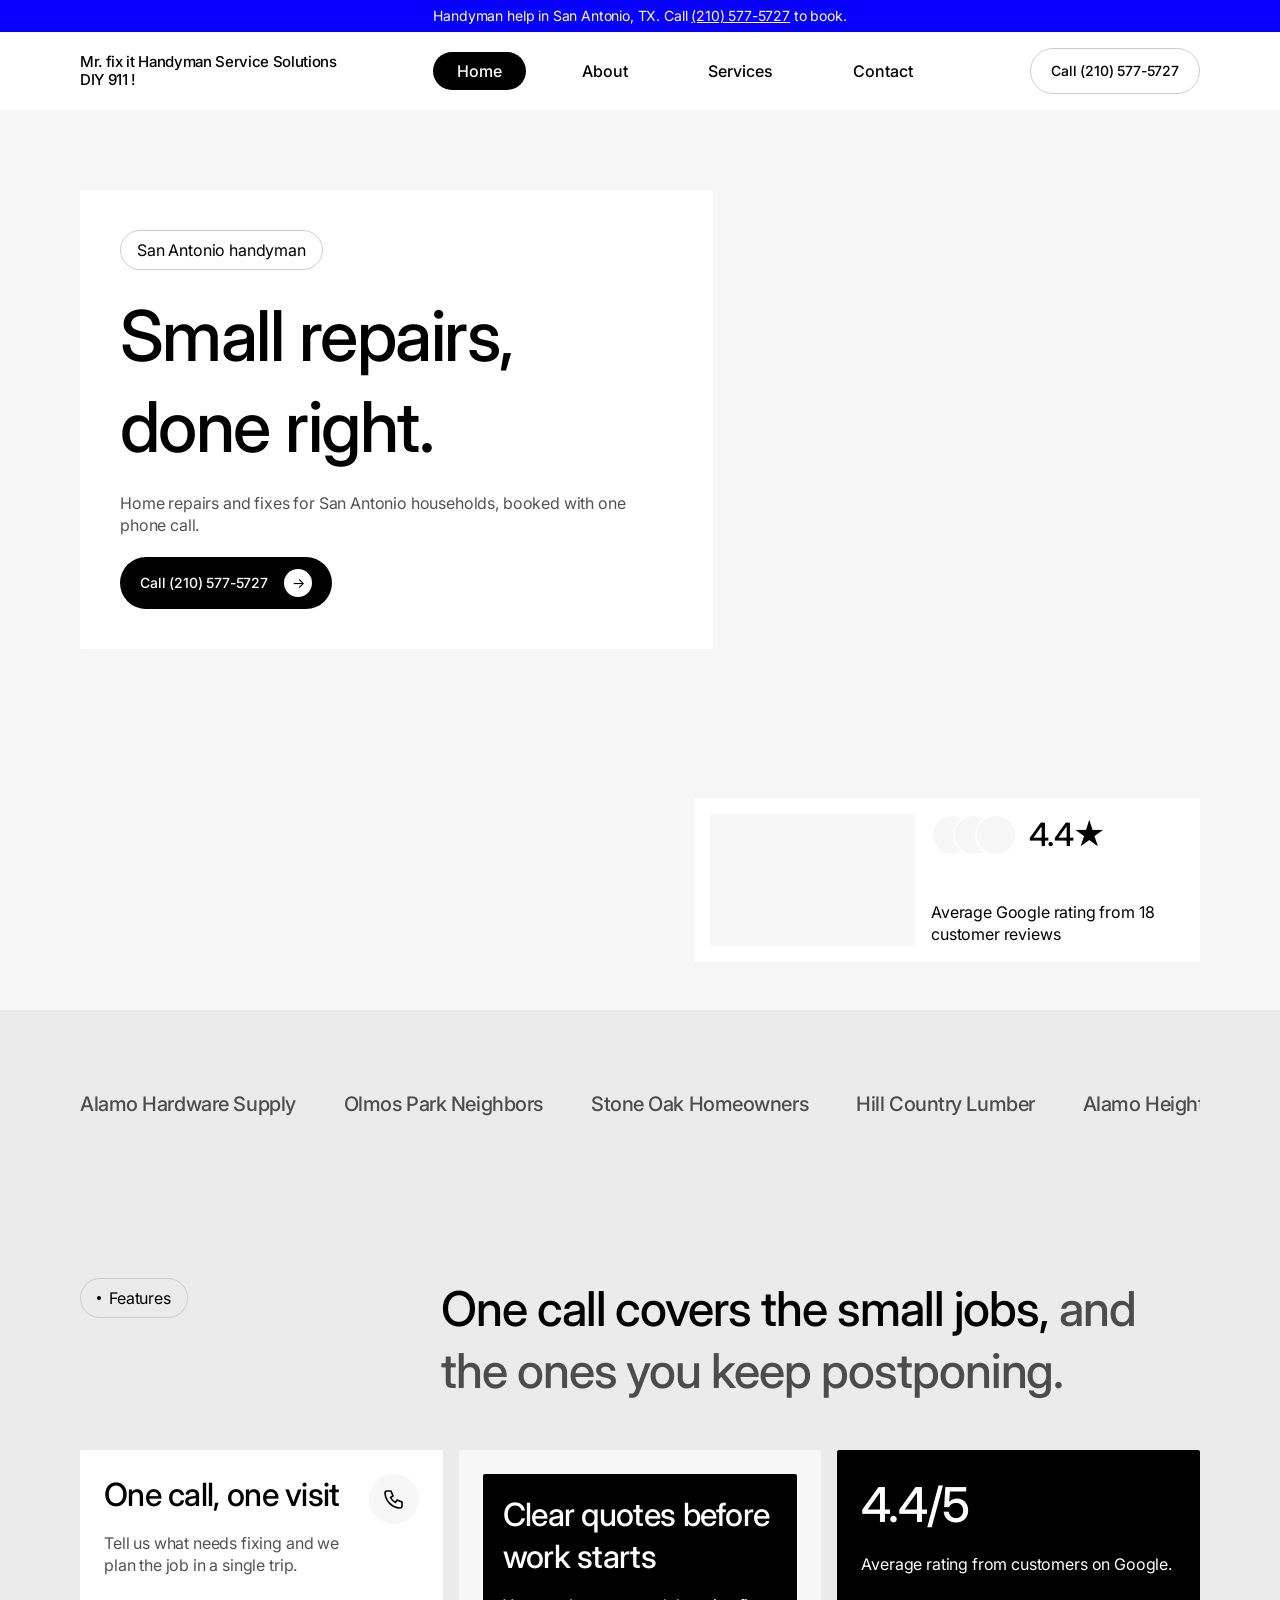
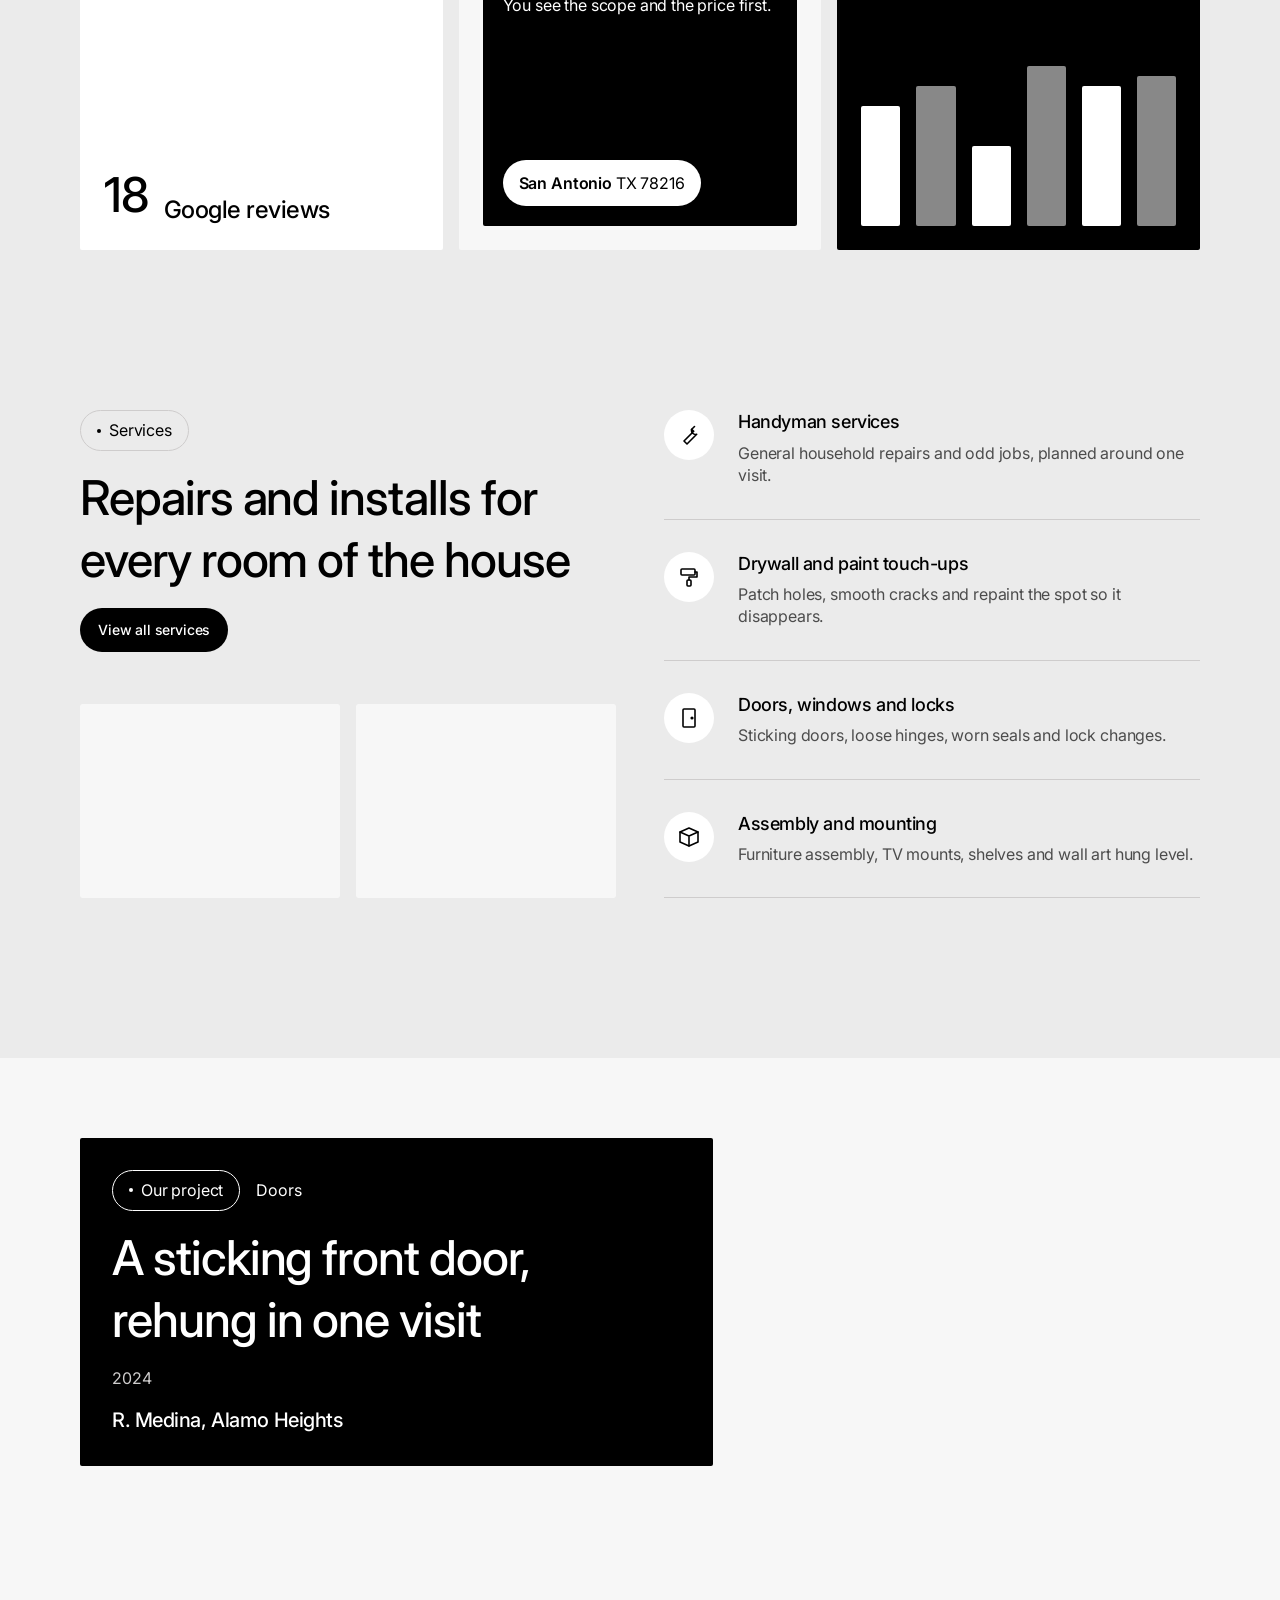
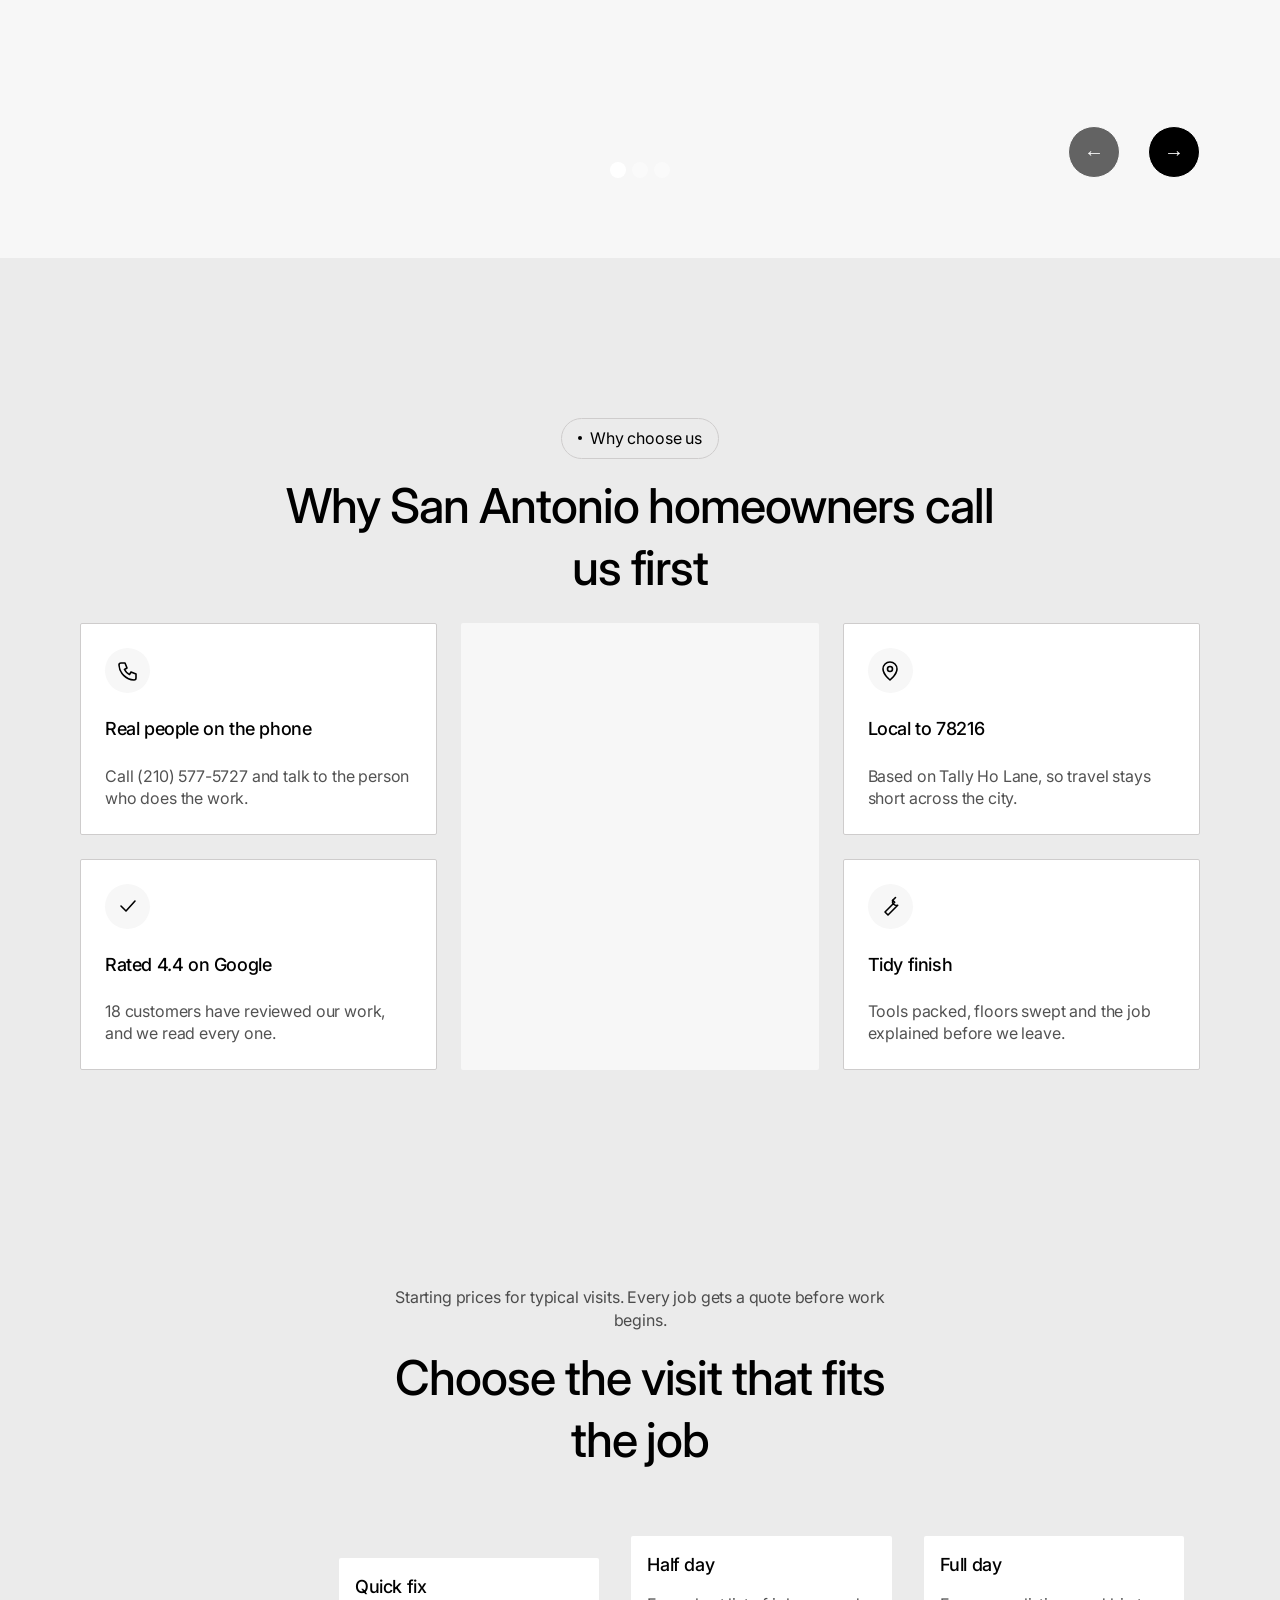
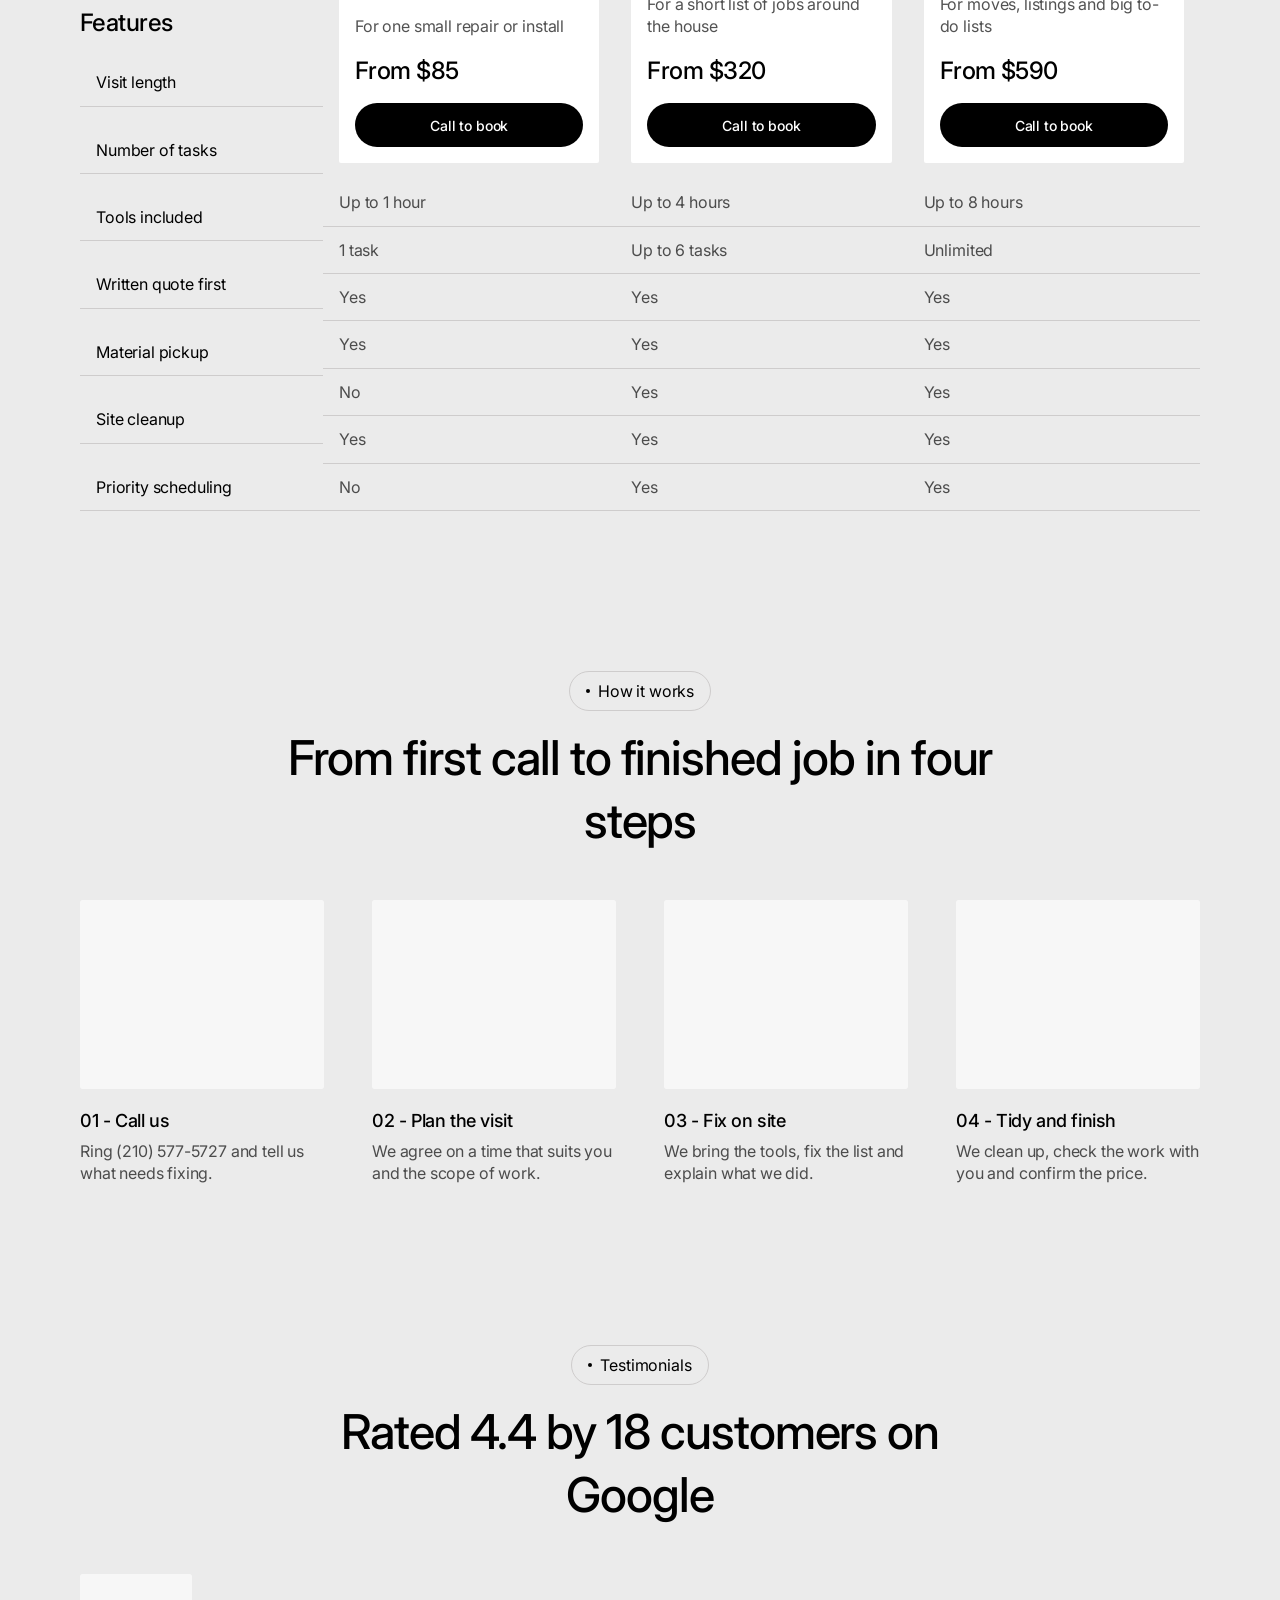
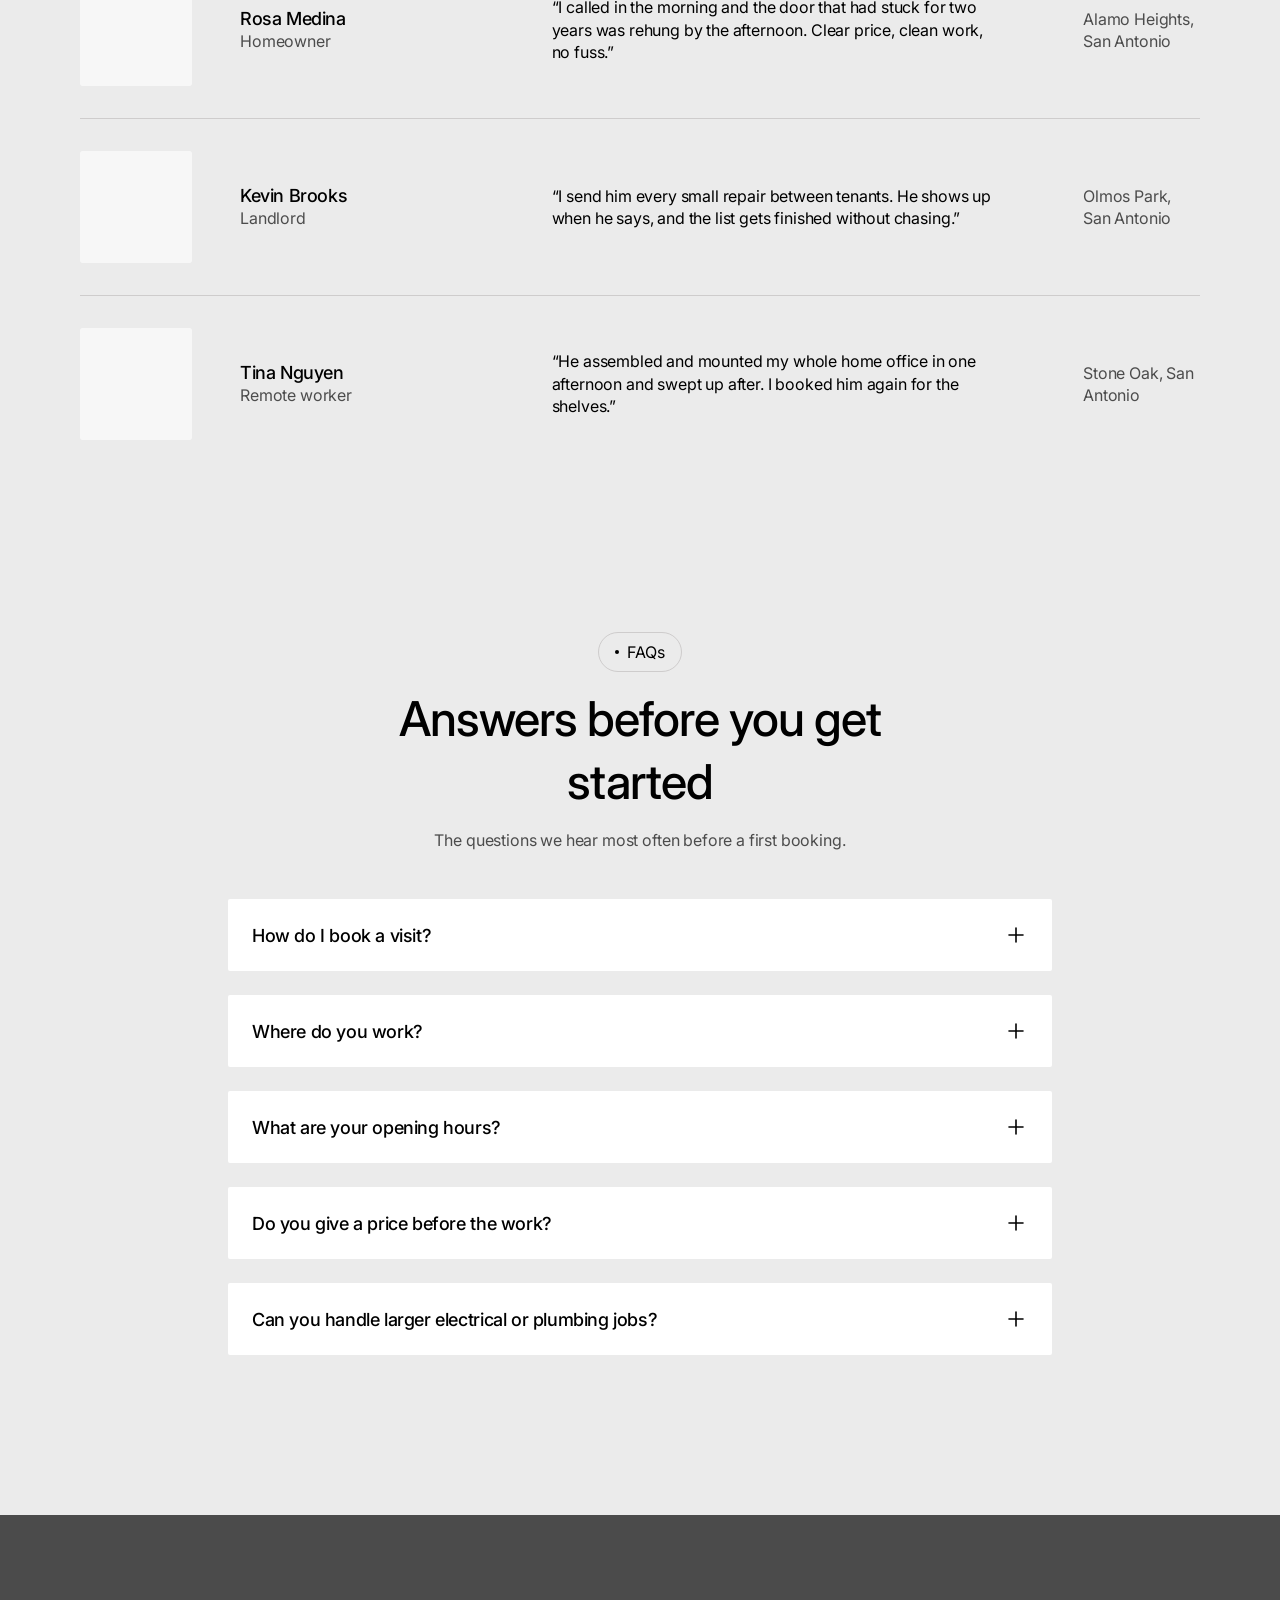
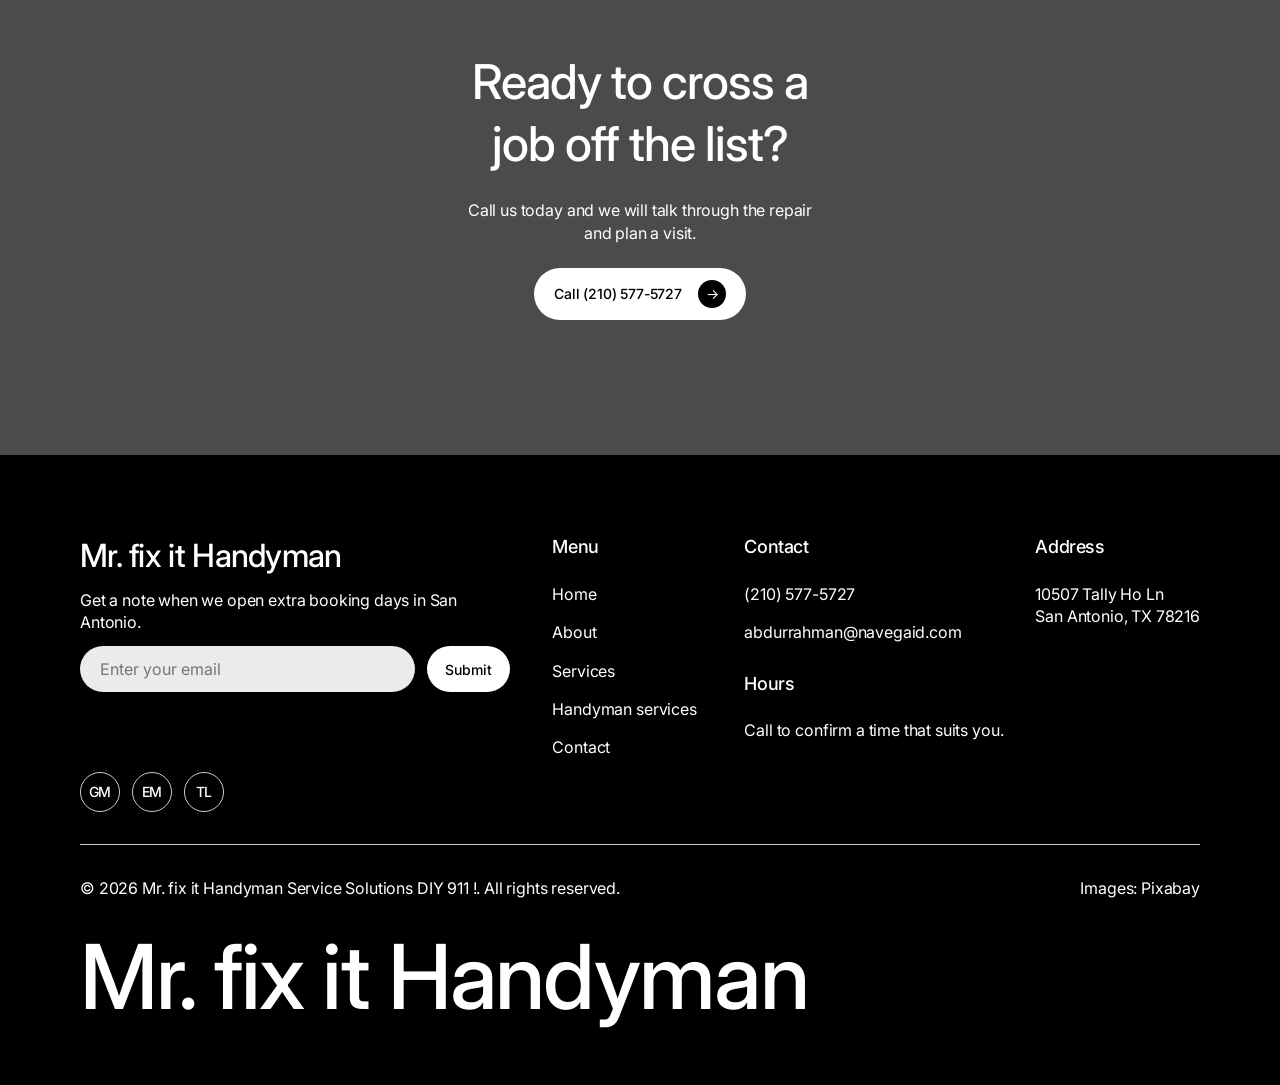
<file: mr-fix-it-handyman-service-solutions-diy-911-san-antonio/index.html>
<!doctype html>
<html lang="en-US">
<head>
<meta name="robots" content="noindex, nofollow">
<meta charset="utf-8">
<title>Mr. fix it Handyman Service Solutions DIY 911 ! | Handyman in San Antonio, TX</title>
<meta name="description" content="Handyman services in San Antonio, TX. Repairs, assembly and installs booked with one call to (210) 577-5727. Rated 4.4 on Google by 18 customers.">
<meta name="lead-id" content="L0006">
<meta name="viewport" content="width=device-width, initial-scale=1">
<link rel="stylesheet" href="styles.css">
<script src="script.js" defer></script>
<script type="application/json" id="build-brief">
{
  "lead_id": "L0006",
  "site_type": "company_profile",
  "template": "COM OUTREACH",
  "style_niche": "homegoods",
  "style_reason": "A calm, clean, factual look suits a local repair service that wins trust with plain facts and a visible rating.",
  "language": "en-US", "currency": "USD", "country": "US", "city": "San Antonio",
  "business": {
    "name": "Mr. fix it Handyman Service Solutions DIY 911 !",
    "summary": "A handyman business in San Antonio, TX that takes on household repairs, installs and assembly jobs, booked by phone.",
    "audience": "Homeowners and renters in San Antonio and nearby neighborhoods",
    "positioning": "One call for the small jobs that keep piling up"
  },
  "tone": "Factual, calm and curatorial per the Basic.Space copy rules; no notes were supplied, so the phone is the default booking route.",
  "primary_cta": { "label": "Call (210) 577-5727", "action": "tel:2105775727", "why": "A local trade is booked fastest by phone; the CSV has no notes, so this is the default." },
  "secondary_cta": { "label": "Send a message", "action": "#contact" },
  "contact": {
    "email": "abdurrahman@navegaid.com",
    "phone": "(210) 577-5727",
    "address": "10507 Tally Ho Ln, San Antonio, TX 78216",
    "maps": "https://www.google.com/maps/place/?q=place_id:ChIJ6UQJWYJhXIYRU7GKZRz3_dw",
    "hours": []
  },
  "offer": {
    "services": ["Handyman services"],
    "products": [],
    "categories": []
  },
  "proof": { "google_rating": 4.4, "review_count": 18 },
  "pages": ["home", "about", "services", "service/handyman-services", "service/drywall-and-paint", "service/doors-windows-locks", "service/assembly-mounting", "service/fixtures-installation", "service/leaks-small-plumbing", "contact", "404"],
  "generated_content": [
    "Five additional related services (drywall and paint, doors/windows/locks, assembly and mounting, fixtures and hardware, faucet and small leak repairs) because the CSV lists only one service",
    "Partner names in the logo marquee",
    "Case studies, client names and years",
    "Three service packages and their prices",
    "Three testimonials with names and neighborhoods",
    "Team members, milestone timeline and vision/mission text",
    "Five FAQ answers beyond the booking, location and contact facts",
    "Reason cards, workflow steps and page copy",
    "Opening hours were not supplied, so none are shown; visitors are asked to call to confirm a time"
  ]
}
</script>
</head>
<body data-style="homegoods" data-site="company_profile">

<div class="announce" role="note"><p>Handyman help in San Antonio, TX. Call <a href="tel:2105775727">(210) 577-5727</a> to book.</p></div>

<header class="site-header">
  <div class="container">
    <div class="navbar" id="navbar">
      <a class="brand" href="#home" aria-label="Mr. fix it Handyman Service Solutions DIY 911 ! home">Mr. fix it Handyman Service Solutions DIY 911 !</a>
      <nav class="menu" id="menu" aria-label="Main">
        <a href="#home" data-nav="home">Home</a>
        <a href="#about" data-nav="about">About</a>
        <a href="#services" data-nav="services">Services</a>
        <a href="#contact" data-nav="contact">Contact</a>
      </nav>
      <a class="btn btn-ghost nav-cta" href="tel:2105775727"><span>Call (210) 577-5727</span></a>
      <button class="burger" id="burger" aria-label="Open menu" aria-expanded="false" aria-controls="menu"><i></i><i></i><i></i></button>
    </div>
  </div>
</header>

<main id="main">

<!-- ================= HOME ================= -->
<section class="page" data-page="home" id="home">

  <section class="hero" data-section="hero-video">
    <img class="hero-bg" data-pixabay="handyman repairing home interior" data-orientation="horizontal" data-large="1" alt="Handyman repairing a kitchen cabinet in a bright home" width="1440" height="900">
    <div class="container hero-wrap">
      <div class="hero-copy card-panel">
        <span class="pill" data-anim="down">San Antonio handyman</span>
        <h1 data-anim>Small repairs, done right.</h1>
        <p class="lead" data-anim="up">Home repairs and fixes for San Antonio households, booked with one phone call.</p>
        <div data-anim="up"><a class="btn btn-primary" href="tel:2105775727"><span>Call (210) 577-5727</span><b class="arr">→</b></a></div>
      </div>
      <div class="hero-card" data-anim="down">
        <div class="hc-img"><img data-pixabay="toolbox wooden table home repair" data-orientation="horizontal" alt="Toolbox and tools on a wooden table" width="205" height="132"></div>
        <div class="hc-body">
          <div class="avatars">
            <img data-pixabay="smiling woman portrait" data-orientation="all" alt="Customer portrait" width="42" height="42">
            <img data-pixabay="smiling man portrait" data-orientation="all" alt="Customer portrait" width="42" height="42">
            <img data-pixabay="senior woman smiling portrait" data-orientation="all" alt="Customer portrait" width="42" height="42">
            <h2 class="h3">4.4★</h2>
          </div>
          <p>Average Google rating from 18 customer reviews</p>
        </div>
      </div>
    </div>
  </section>

  <section class="sec logos" data-section="logo-marquee" style="--pt:80px;--pt-t:56px;--pt-m:40px">
    <div class="container">
      <div class="marquee" aria-label="Neighborhoods and suppliers we work with">
        <div class="track">
          <span>Alamo Hardware Supply</span><span>Olmos Park Neighbors</span><span>Stone Oak Homeowners</span><span>Hill Country Lumber</span><span>Alamo Heights Realty</span>
          <span aria-hidden="true">Alamo Hardware Supply</span><span aria-hidden="true">Olmos Park Neighbors</span><span aria-hidden="true">Stone Oak Homeowners</span><span aria-hidden="true">Hill Country Lumber</span><span aria-hidden="true">Alamo Heights Realty</span>
        </div>
      </div>
    </div>
  </section>

  <section class="sec" data-section="feature-cards">
    <div class="container">
      <div class="feat-head">
        <span class="pill dot" data-anim="up">Features</span>
        <h2 data-anim>One call covers the small jobs, <span class="faded">and the ones you keep postponing.</span></h2>
      </div>
      <div class="feat-grid">
        <article class="fcard light" data-anim="left">
          <div class="fc-top">
            <div><h3>One call, one visit</h3><p>Tell us what needs fixing and we plan the job in a single trip.</p></div>
            <span class="ico circle" data-ico="phone"></span>
          </div>
          <div class="fc-bottom"><h3 class="h2">18</h3><h4>Google reviews</h4></div>
        </article>
        <article class="fcard photo" data-anim="up">
          <img class="fc-img" data-pixabay="carpenter measuring wood" data-orientation="all" alt="Handyman measuring a wooden board" width="411" height="400">
          <div class="fc-inner">
            <div><h3>Clear quotes before work starts</h3><p>You see the scope and the price first.</p></div>
            <div class="pill-white"><b>San Antonio</b><span>TX 78216</span></div>
          </div>
        </article>
        <article class="fcard accent" data-anim="right">
          <div><h3 class="h2">4.4/5</h3><p>Average rating from customers on Google.</p></div>
          <div class="bars" aria-hidden="true"><i style="height:120px"></i><i class="b2" style="height:140px"></i><i style="height:80px"></i><i class="b2" style="height:160px"></i><i style="height:140px"></i><i class="b2" style="height:150px"></i></div>
        </article>
      </div>
    </div>
  </section>

  <section class="sec" data-section="services-showcase">
    <div class="container two-col">
      <div class="sv-left">
        <div class="sv-head">
          <span class="pill dot" data-anim="left">Services</span>
          <h2 data-anim>Repairs and installs for every room of the house</h2>
          <div data-anim="left"><a class="btn btn-primary sm" href="#services"><span>View all services</span></a></div>
        </div>
        <div class="sv-imgs">
          <div class="curtain"><img data-pixabay="drill wall installation" data-orientation="horizontal" alt="Drill mounting a shelf on a wall" width="296" height="221"></div>
          <div class="curtain"><img data-pixabay="paint roller wall" data-orientation="horizontal" alt="Paint roller on a white wall" width="296" height="221"></div>
        </div>
      </div>
      <div class="sv-list" id="homeServices"></div>
    </div>
  </section>

  <section class="slider-sec" data-section="project-slider" aria-label="Recent jobs">
    <div class="slider" id="slider">
      <div class="slide active">
        <img data-pixabay="wooden front door" data-orientation="horizontal" alt="Wooden front door of a house" width="1440" height="800">
        <div class="slide-info"><div class="meta"><span class="pill dot light">Our project</span><span>Doors</span></div><h2>A sticking front door, rehung in one visit</h2><p class="yr">2024</p><h3 class="h5">R. Medina, Alamo Heights</h3></div>
      </div>
      <div class="slide">
        <img data-pixabay="bathroom faucet repair" data-orientation="horizontal" alt="Bathroom faucet being repaired" width="1440" height="800">
        <div class="slide-info"><div class="meta"><span class="pill dot light">Our project</span><span>Small plumbing</span></div><h2>A dripping faucet fixed, with no more wet cabinet</h2><p class="yr">2023</p><h3 class="h5">K. Brooks, Olmos Park</h3></div>
      </div>
      <div class="slide">
        <img data-pixabay="assembling furniture living room" data-orientation="horizontal" alt="Person assembling furniture in a living room" width="1440" height="800">
        <div class="slide-info"><div class="meta"><span class="pill dot light">Our project</span><span>Assembly</span></div><h2>A full home office assembled and mounted in an afternoon</h2><p class="yr">2024</p><h3 class="h5">T. Nguyen, Stone Oak</h3></div>
      </div>
      <button class="sl-btn prev" id="slPrev" aria-label="Previous project">←</button>
      <button class="sl-btn next" id="slNext" aria-label="Next project">→</button>
      <div class="dots" id="slDots"></div>
    </div>
  </section>

  <section class="sec" data-section="value-video">
    <div class="container">
      <div class="sticky-val">
        <div class="head center">
          <span class="pill dot" data-anim="down">Why choose us</span>
          <h2 data-anim>Why San Antonio homeowners call us first</h2>
        </div>
        <div class="val-grid">
          <div class="val-col">
            <article class="vcard" data-anim="rise"><span class="ico circle sm" data-ico="phone"></span><h3 class="h6">Real people on the phone</h3><p>Call (210) 577-5727 and talk to the person who does the work.</p></article>
            <article class="vcard" data-anim="rise"><span class="ico circle sm" data-ico="check"></span><h3 class="h6">Rated 4.4 on Google</h3><p>18 customers have reviewed our work, and we read every one.</p></article>
          </div>
          <div class="val-video"><img data-pixabay="handyman tools workshop" data-orientation="vertical" alt="Handyman tools laid out on a workbench" width="406" height="440"></div>
          <div class="val-col">
            <article class="vcard" data-anim="rise"><span class="ico circle sm" data-ico="pin"></span><h3 class="h6">Local to 78216</h3><p>Based on Tally Ho Lane, so travel stays short across the city.</p></article>
            <article class="vcard" data-anim="rise"><span class="ico circle sm" data-ico="wrench"></span><h3 class="h6">Tidy finish</h3><p>Tools packed, floors swept and the job explained before we leave.</p></article>
          </div>
        </div>
      </div>
    </div>
  </section>

  <section class="sec" data-section="pricing-table">
    <div class="container">
      <div class="head center narrow">
        <span class="pill dot" data-anim="right">Pricing</span>
        <p data-anim="left">Starting prices for typical visits. Every job gets a quote before work begins.</p>
        <h2 data-anim>Choose the visit that fits the job</h2>
      </div>
      <div class="price-wrap" data-anim="up">
        <div class="price-table">
          <div class="pcol pfeat"><h3 class="h4">Features</h3>
            <p>Visit length</p><p>Number of tasks</p><p>Tools included</p><p>Written quote first</p><p>Material pickup</p><p>Site cleanup</p><p>Priority scheduling</p>
          </div>
          <div class="pcol plan"><div class="phead"><h4 class="h6">Quick fix</h4><p>For one small repair or install</p><h5 class="h4">From $85</h5><a class="btn btn-primary sm full" href="tel:2105775727"><span>Call to book</span></a></div>
            <p>Up to 1 hour</p><p>1 task</p><p>Yes</p><p>Yes</p><p>No</p><p>Yes</p><p>No</p></div>
          <div class="pcol plan"><div class="phead"><h4 class="h6">Half day</h4><p>For a short list of jobs around the house</p><h5 class="h4">From $320</h5><a class="btn btn-primary sm full" href="tel:2105775727"><span>Call to book</span></a></div>
            <p>Up to 4 hours</p><p>Up to 6 tasks</p><p>Yes</p><p>Yes</p><p>Yes</p><p>Yes</p><p>Yes</p></div>
          <div class="pcol plan"><div class="phead"><h4 class="h6">Full day</h4><p>For moves, listings and big to-do lists</p><h5 class="h4">From $590</h5><a class="btn btn-primary sm full" href="tel:2105775727"><span>Call to book</span></a></div>
            <p>Up to 8 hours</p><p>Unlimited</p><p>Yes</p><p>Yes</p><p>Yes</p><p>Yes</p><p>Yes</p></div>
        </div>
      </div>
    </div>
  </section>

  <section class="sec" data-section="workflow-steps">
    <div class="container">
      <div class="head center">
        <span class="pill dot" data-anim="up">How it works</span>
        <h2 data-anim>From first call to finished job in four steps</h2>
      </div>
      <div class="wf-grid" data-workflow></div>
    </div>
  </section>

  <section class="sec" data-section="testimonial-list">
    <div class="container">
      <div class="head center">
        <span class="pill dot" data-anim="down">Testimonials</span>
        <h2 data-anim>Rated 4.4 by 18 customers on Google</h2>
      </div>
      <div class="t-list">
        <article class="t-item" data-anim="rise">
          <div class="t-client"><div class="t-img curtain"><img data-pixabay="woman portrait smiling home" data-orientation="all" alt="Portrait of a San Antonio customer" width="112" height="112"></div><div><h3 class="h6">Rosa Medina</h3><p>Homeowner</p></div></div>
          <p class="t-quote">“I called in the morning and the door that had stuck for two years was rehung by the afternoon. Clear price, clean work, no fuss.”</p>
          <p class="t-loc">Alamo Heights, San Antonio</p>
        </article>
        <article class="t-item" data-anim="rise">
          <div class="t-client"><div class="t-img curtain"><img data-pixabay="man portrait smiling outdoors" data-orientation="all" alt="Portrait of a San Antonio customer" width="112" height="112"></div><div><h3 class="h6">Kevin Brooks</h3><p>Landlord</p></div></div>
          <p class="t-quote">“I send him every small repair between tenants. He shows up when he says, and the list gets finished without chasing.”</p>
          <p class="t-loc">Olmos Park, San Antonio</p>
        </article>
        <article class="t-item last" data-anim="rise">
          <div class="t-client"><div class="t-img curtain"><img data-pixabay="young woman portrait home office" data-orientation="all" alt="Portrait of a San Antonio customer" width="112" height="112"></div><div><h3 class="h6">Tina Nguyen</h3><p>Remote worker</p></div></div>
          <p class="t-quote">“He assembled and mounted my whole home office in one afternoon and swept up after. I booked him again for the shelves.”</p>
          <p class="t-loc">Stone Oak, San Antonio</p>
        </article>
      </div>
    </div>
  </section>

  <section class="sec" data-section="faq-list">
    <div class="container faq-wrap">
      <div class="head center narrow">
        <span class="pill dot" data-anim="right">FAQs</span>
        <h2 data-anim>Answers before you get started</h2>
        <p data-anim="left">The questions we hear most often before a first booking.</p>
      </div>
      <div class="faq-list" data-faq-list></div>
    </div>
  </section>

  <section class="cta-ban" data-section="cta-banner">
    <img class="cta-bg" data-pixabay="tools home renovation" data-orientation="horizontal" data-large="1" alt="Tools and paint cans during a home renovation" width="1440" height="648">
    <div class="cta-in">
      <h2 data-anim>Ready to cross a job off the list?</h2>
      <p data-anim="up">Call us today and we will talk through the repair and plan a visit.</p>
      <div data-anim="up"><a class="btn btn-light" href="tel:2105775727"><span>Call (210) 577-5727</span><b class="arr">→</b></a></div>
    </div>
  </section>
</section>

<!-- ================= ABOUT ================= -->
<section class="page" data-page="about" id="about">
  <section class="top" data-section="page-top">
    <div class="container">
      <div class="top-head">
        <h1 class="center">A San Antonio handyman built on plain, honest work</h1>
        <p class="lead center">We fix, install and assemble the things that keep a home running, and we explain every job before we start.</p>
      </div>
      <div class="top-img curtain"><img data-pixabay="handyman working house" data-orientation="horizontal" alt="Handyman working on a house repair" width="1265" height="480"></div>
    </div>
  </section>

  <section class="sec" style="--pt:101px;--pt-t:64px;--pt-m:100px" data-section="key-metrics">
    <div class="container metrics">
      <div class="metric" data-anim="rise"><h2 class="h2 center">4.4/5</h2><p>Google rating</p></div>
      <div class="metric" data-anim="rise"><h2 class="h2 center">18</h2><p>Google reviews</p></div>
      <div class="metric" data-anim="rise"><h2 class="h2 center">6</h2><p>Repair and install services</p></div>
      <div class="metric" data-anim="rise"><h2 class="h2 center">1</h2><p>Phone call to book a visit</p></div>
    </div>
  </section>

  <section class="sec" data-section="journey-video">
    <div class="container journey">
      <div class="journey-img"><img data-pixabay="workshop tools carpentry" data-orientation="horizontal" alt="Carpentry tools in a small workshop" width="609" height="540"></div>
      <div class="journey-content">
        <div class="head left">
          <span class="pill dot" data-anim="up">Our journey</span>
          <h2>Where we are heading next</h2>
          <p>We want to be the first number a San Antonio household saves for repairs, and the one they keep.</p>
        </div>
        <div class="vm">
          <div class="vm-item" data-anim="rise"><span class="ico circle" data-ico="star"></span><div><h3 class="h6">Vision</h3><p>A city where small repairs never turn into big problems because help is one call away.</p></div></div>
          <div class="vm-item" data-anim="rise"><span class="ico circle" data-ico="wrench"></span><div><h3 class="h6">Mission</h3><p>Fix it properly the first time, price it honestly and leave every home tidier than we found it.</p></div></div>
        </div>
      </div>
    </div>
  </section>

  <section class="sec" data-section="milestone-timeline">
    <div class="container tl">
      <div class="tl-head">
        <span class="pill dot" data-anim="up">Milestones</span>
        <h2>How we have grown over the years</h2>
        <p>A few moments that shaped the business we run today.</p>
      </div>
      <div class="tl-list">
        <div class="tl-item"><div class="bw"><i class="bullet"></i><i class="line"></i></div><div class="tcard"><h3 class="h3 mut">2014</h3><h4 class="h5">First jobs in the neighborhood</h4><p>A few repairs for neighbors on the north side grew into a steady list of regulars.</p></div></div>
        <div class="tl-item"><div class="bw"><i class="bullet"></i><i class="line"></i></div><div class="tcard"><h3 class="h3 mut">2017</h3><h4 class="h5">A proper workshop</h4><p>We set up a base on Tally Ho Lane to store tools and stock common parts.</p></div></div>
        <div class="tl-item"><div class="bw"><i class="bullet"></i><i class="line"></i></div><div class="tcard"><h3 class="h3 mut">2020</h3><h4 class="h5">Landlords and realtors join in</h4><p>Property managers started sending us their turnover lists between tenants.</p></div></div>
        <div class="tl-item"><div class="bw"><i class="bullet"></i></div><div class="tcard"><h3 class="h3 mut">2024</h3><h4 class="h5">18 reviews on Google</h4><p>Customers began leaving public reviews, and the rating settled at 4.4.</p></div></div>
      </div>
    </div>
  </section>

  <section class="sec" data-section="team-grid">
    <div class="container">
      <div class="head center">
        <span class="pill dot" data-anim="up">Our team</span>
        <h2>Meet the team</h2>
        <p>The people who answer the phone and show up at your door.</p>
      </div>
      <div class="team">
        <div class="member"><div class="curtain"><img data-pixabay="man portrait confident workwear" data-orientation="vertical" alt="Portrait of the owner and lead handyman" width="406" height="400"></div><h3 class="h6 center">Daniel Reyes</h3><p class="center">Owner and lead handyman</p></div>
        <div class="member"><div class="curtain"><img data-pixabay="woman portrait office smiling" data-orientation="vertical" alt="Portrait of the scheduling coordinator" width="406" height="400"></div><h3 class="h6 center">Marisol Ortega</h3><p class="center">Scheduling coordinator</p></div>
        <div class="member"><div class="curtain"><img data-pixabay="carpenter portrait" data-orientation="vertical" alt="Portrait of a carpenter" width="406" height="400"></div><h3 class="h6 center">Luis Hernandez</h3><p class="center">Carpenter</p></div>
        <div class="member"><div class="curtain"><img data-pixabay="painter portrait" data-orientation="vertical" alt="Portrait of a painter and drywall finisher" width="406" height="400"></div><h3 class="h6 center">Carlos Vega</h3><p class="center">Painter and drywall finisher</p></div>
        <div class="member"><div class="curtain"><img data-pixabay="young man portrait casual" data-orientation="vertical" alt="Portrait of an assembly specialist" width="406" height="400"></div><h3 class="h6 center">Ethan Cole</h3><p class="center">Assembly specialist</p></div>
        <div class="member"><div class="curtain"><img data-pixabay="woman portrait headset customer service" data-orientation="vertical" alt="Portrait of the customer care lead" width="406" height="400"></div><h3 class="h6 center">Priya Shah</h3><p class="center">Customer care</p></div>
      </div>
    </div>
  </section>

  <section class="cta-simple" data-section="cta-simple">
    <div class="container">
      <div class="cs-in">
        <h2 class="center">Ready to get the list done?</h2>
        <p class="center">Call us today and we will plan the first visit together.</p>
        <a class="btn btn-primary" href="tel:2105775727"><span>Call (210) 577-5727</span><b class="arr">→</b></a>
      </div>
    </div>
  </section>
</section>

<!-- ================= SERVICES ================= -->
<section class="page" data-page="services" id="services">
  <section class="top" data-section="page-top">
    <div class="container">
      <div class="top-head">
        <h1 class="center">Handyman services for every corner of the home</h1>
        <p class="lead center">From a single dripping tap to a full to-do list, here is what we take on across San Antonio.</p>
      </div>
      <div class="top-img curtain"><img data-pixabay="home repair tools renovation" data-orientation="horizontal" alt="Home repair tools on a table" width="1265" height="480"></div>
    </div>
  </section>

  <section class="sec" style="--pt:161px;--pt-t:160px;--pt-m:100px" data-section="services-grid">
    <div class="container">
      <div class="head center">
        <span class="pill dot" data-anim="up">Our services</span>
        <h2>Explore our services</h2>
        <p>Choose a service to see what is included, or call to describe the job.</p>
      </div>
      <div class="svc-grid" data-service-grid="all"></div>
    </div>
  </section>

  <section class="sec" data-section="workflow-steps">
    <div class="container">
      <div class="head center">
        <span class="pill dot" data-anim="up">How it works</span>
        <h2>From first call to finished job in four steps</h2>
      </div>
      <div class="wf-grid" data-workflow></div>
    </div>
  </section>

  <section class="cta-simple" data-section="cta-simple">
    <div class="container">
      <div class="cs-in">
        <h2 class="center">Ready to get the list done?</h2>
        <p class="center">Call us today and we will plan the first visit together.</p>
        <a class="btn btn-primary" href="tel:2105775727"><span>Call (210) 577-5727</span><b class="arr">→</b></a>
      </div>
    </div>
  </section>
</section>

<!-- service detail pages are built from the SERVICES list in script.js -->

<!-- ================= CONTACT ================= -->
<section class="page" data-page="contact" id="contact">
  <section class="top" data-section="contact-form-info">
    <div class="container">
      <div class="top-head">
        <h1 class="center">Let's talk about your repair</h1>
        <p class="lead center">Call (210) 577-5727 or send a message below, and we will reply to confirm a time that suits you.</p>
      </div>
      <div class="contact-grid">
        <aside class="c-info" data-anim="left">
          <div class="c-info-head">
            <span class="pill dot light">Contact</span>
            <h2 class="h3">Contact information</h2>
            <p>Reach us through any of the channels below.</p>
          </div>
          <div class="c-list">
            <a class="c-item" href="tel:2105775727"><span class="ico box" data-ico="phone"></span><div><h3 class="h6">Phone</h3><p>(210) 577-5727</p></div></a>
            <a class="c-item" href="mailto:abdurrahman@navegaid.com"><span class="ico box" data-ico="mail"></span><div><h3 class="h6">Email</h3><p>abdurrahman@navegaid.com</p></div></a>
            <a class="c-item" href="https://www.google.com/maps/place/?q=place_id:ChIJ6UQJWYJhXIYRU7GKZRz3_dw" target="_blank" rel="noopener"><span class="ico box" data-ico="pin"></span><div><h3 class="h6">Location</h3><p>10507 Tally Ho Ln, San Antonio, TX 78216</p></div></a>
          </div>
        </aside>
        <div class="c-form" data-anim="right">
          <form id="contactForm" novalidate>
            <div class="field"><label for="cf-name">Name</label><input id="cf-name" name="name" type="text" placeholder="Your full name" autocomplete="name"></div>
            <div class="row">
              <div class="field"><label for="cf-email">Email address</label><input id="cf-email" name="email" type="email" placeholder="you@example.com" required autocomplete="email"></div>
              <div class="field"><label for="cf-phone">Phone number</label><input id="cf-phone" name="phone" type="tel" placeholder="(210) 555-0100" autocomplete="tel"></div>
            </div>
            <div class="field"><label for="cf-subject">Subject</label>
              <select id="cf-subject" name="subject">
                <option>Select one...</option><option>Handyman services</option><option>Drywall and paint touch-ups</option><option>Doors, windows and locks</option><option>Assembly and mounting</option><option>Fixture and hardware installation</option><option>Faucet and small leak repairs</option><option>Something else</option>
              </select></div>
            <div class="field"><label for="cf-msg">Message</label><textarea id="cf-msg" name="message" rows="4" placeholder="Tell us about the job"></textarea></div>
            <p class="form-msg" id="cfMsg" role="status" aria-live="polite"></p>
            <button class="btn btn-primary full" type="submit"><span>Send message</span></button>
          </form>
        </div>
      </div>
    </div>
  </section>

  <section class="sec" style="--pt:161px;--pt-t:160px;--pt-m:100px" data-section="map-embed">
    <div class="container">
      <div class="map">
        <iframe title="Map showing 10507 Tally Ho Ln, San Antonio, TX 78216" loading="lazy" referrerpolicy="no-referrer-when-downgrade" src="https://www.google.com/maps?q=10507%20Tally%20Ho%20Ln%2C%20San%20Antonio%2C%20TX%2078216&amp;output=embed"></iframe>
      </div>
      <p class="map-link"><a class="btn btn-ghost sm" href="https://www.google.com/maps/place/?q=place_id:ChIJ6UQJWYJhXIYRU7GKZRz3_dw" target="_blank" rel="noopener"><span>Get directions</span></a></p>
    </div>
  </section>

  <section class="sec last" data-section="faq-list">
    <div class="container faq-wrap">
      <div class="head center narrow">
        <span class="pill dot">FAQs</span>
        <h2>Answers before you get started</h2>
        <p>The questions we hear most often before a first booking.</p>
      </div>
      <div class="faq-list" data-faq-list></div>
    </div>
  </section>
</section>

<!-- ================= 404 ================= -->
<section class="page" data-page="404" id="404">
  <section class="nf" data-section="not-found">
    <img data-pixabay="broken wooden fence" data-orientation="vertical" alt="Weathered wooden fence board" width="91" height="114">
    <h1 class="center">Page not found</h1>
    <p class="center">The page you are looking for does not exist or has moved.</p>
    <a class="btn btn-primary" href="#home"><span>Back to home</span></a>
  </section>
</section>

</main>

<footer class="site-footer">
  <div class="container">
    <div class="f-top">
      <div class="f-left">
        <div class="f-news">
          <h2 class="h3">Mr. fix it Handyman</h2>
          <p>Get a note when we open extra booking days in San Antonio.</p>
          <form id="newsForm" novalidate>
            <label class="sr" for="nl-email">Email address</label>
            <input id="nl-email" type="email" placeholder="Enter your email" required>
            <button type="submit" class="btn btn-light sm"><span>Submit</span></button>
          </form>
          <p class="form-msg inv" id="nlMsg" role="status" aria-live="polite"></p>
        </div>
        <div class="social">
          <a href="https://www.google.com/maps/place/?q=place_id:ChIJ6UQJWYJhXIYRU7GKZRz3_dw" target="_blank" rel="noopener" aria-label="Find us on Google Maps">GM</a>
          <a href="mailto:abdurrahman@navegaid.com" aria-label="Email us">EM</a>
          <a href="tel:2105775727" aria-label="Call us">TL</a>
        </div>
      </div>
      <div class="f-right">
        <div class="f-col"><h2 class="h6">Menu</h2>
          <a href="#home">Home</a><a href="#about">About</a><a href="#services">Services</a><a href="#service/handyman-services">Handyman services</a><a href="#contact">Contact</a>
        </div>
        <div class="f-col"><h2 class="h6">Contact</h2>
          <a href="tel:2105775727">(210) 577-5727</a><a href="mailto:abdurrahman@navegaid.com">abdurrahman@navegaid.com</a>
          <h2 class="h6 gap">Hours</h2><p>Call to confirm a time that suits you.</p>
        </div>
        <div class="f-col"><h2 class="h6">Address</h2><p>10507 Tally Ho Ln<br>San Antonio, TX 78216</p></div>
      </div>
    </div>
    <div class="f-bottom">
      <div class="f-copy"><p>© <span id="year">2025</span> Mr. fix it Handyman Service Solutions DIY 911 !. All rights reserved.</p><p>Images: Pixabay</p></div>
      <p class="f-mark" aria-hidden="true">Mr. fix it Handyman</p>
    </div>
  </div>
</footer>

</body>
</html>
</file>
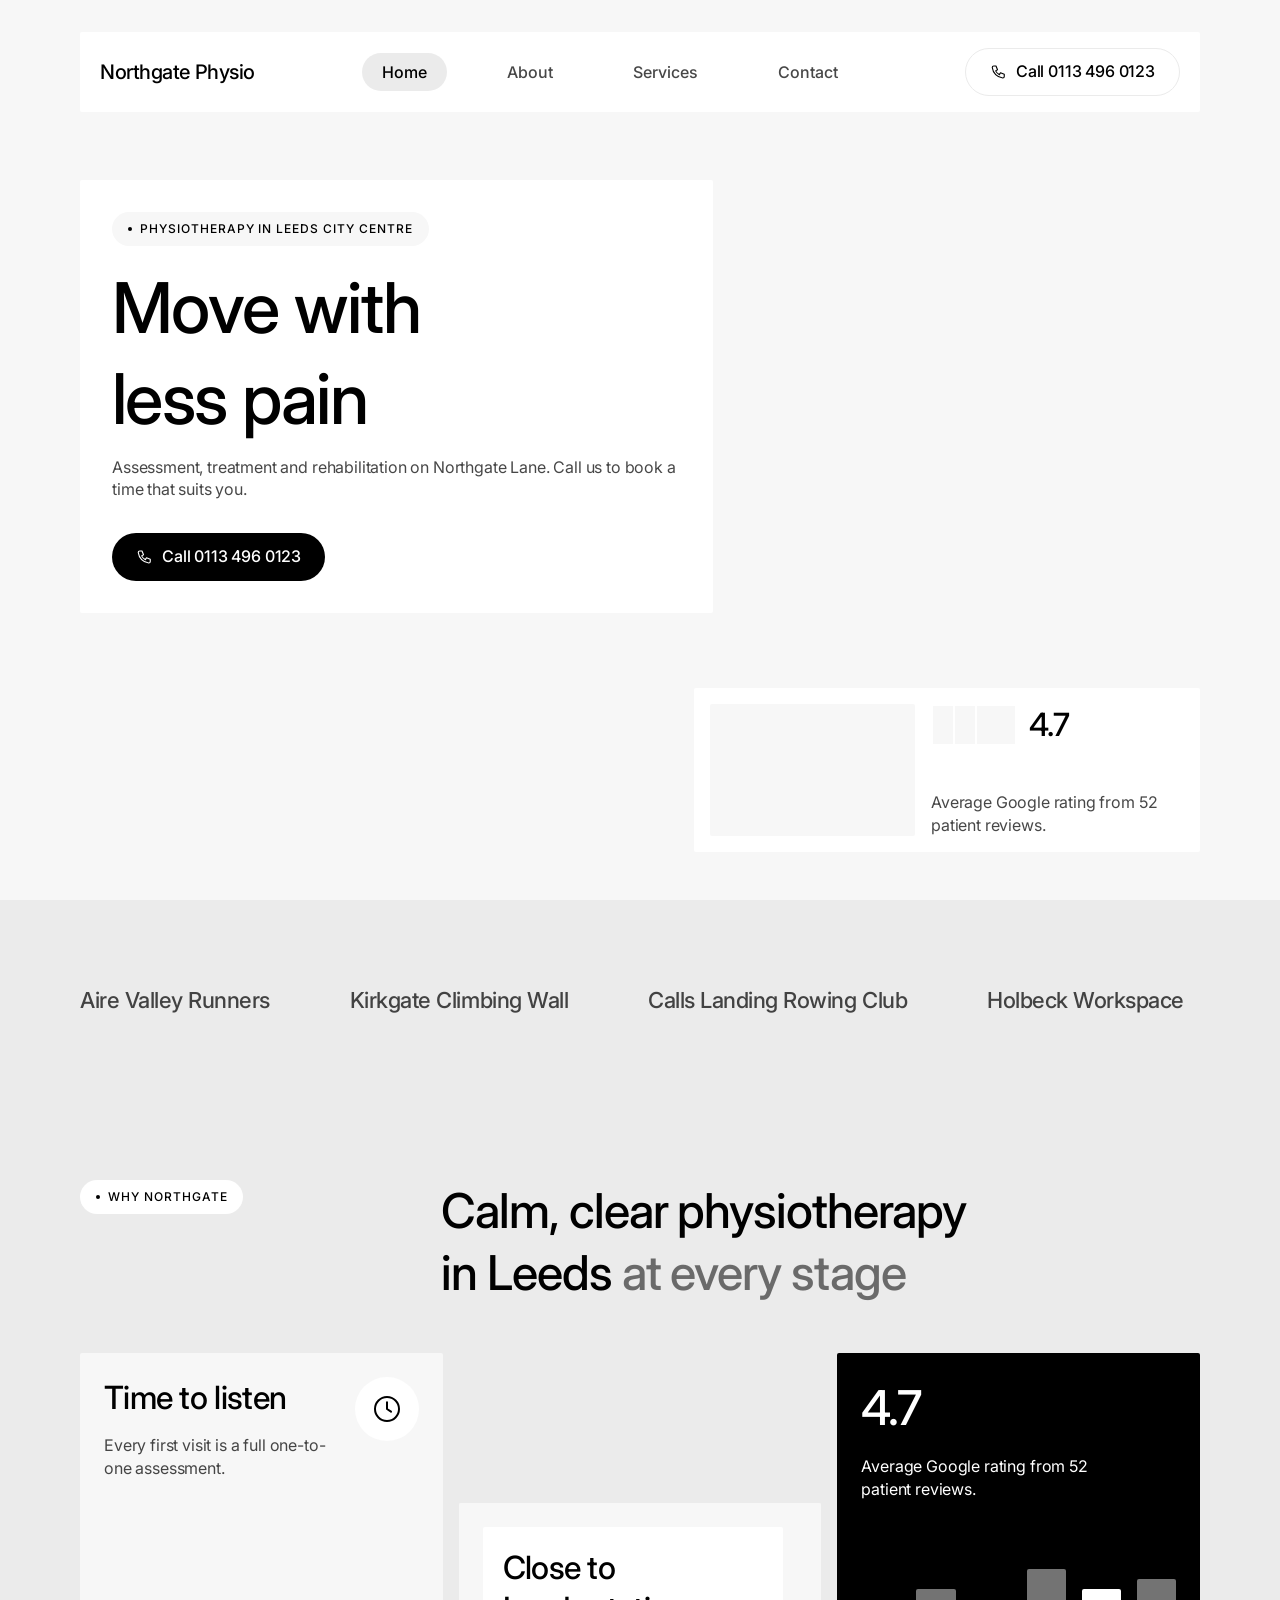
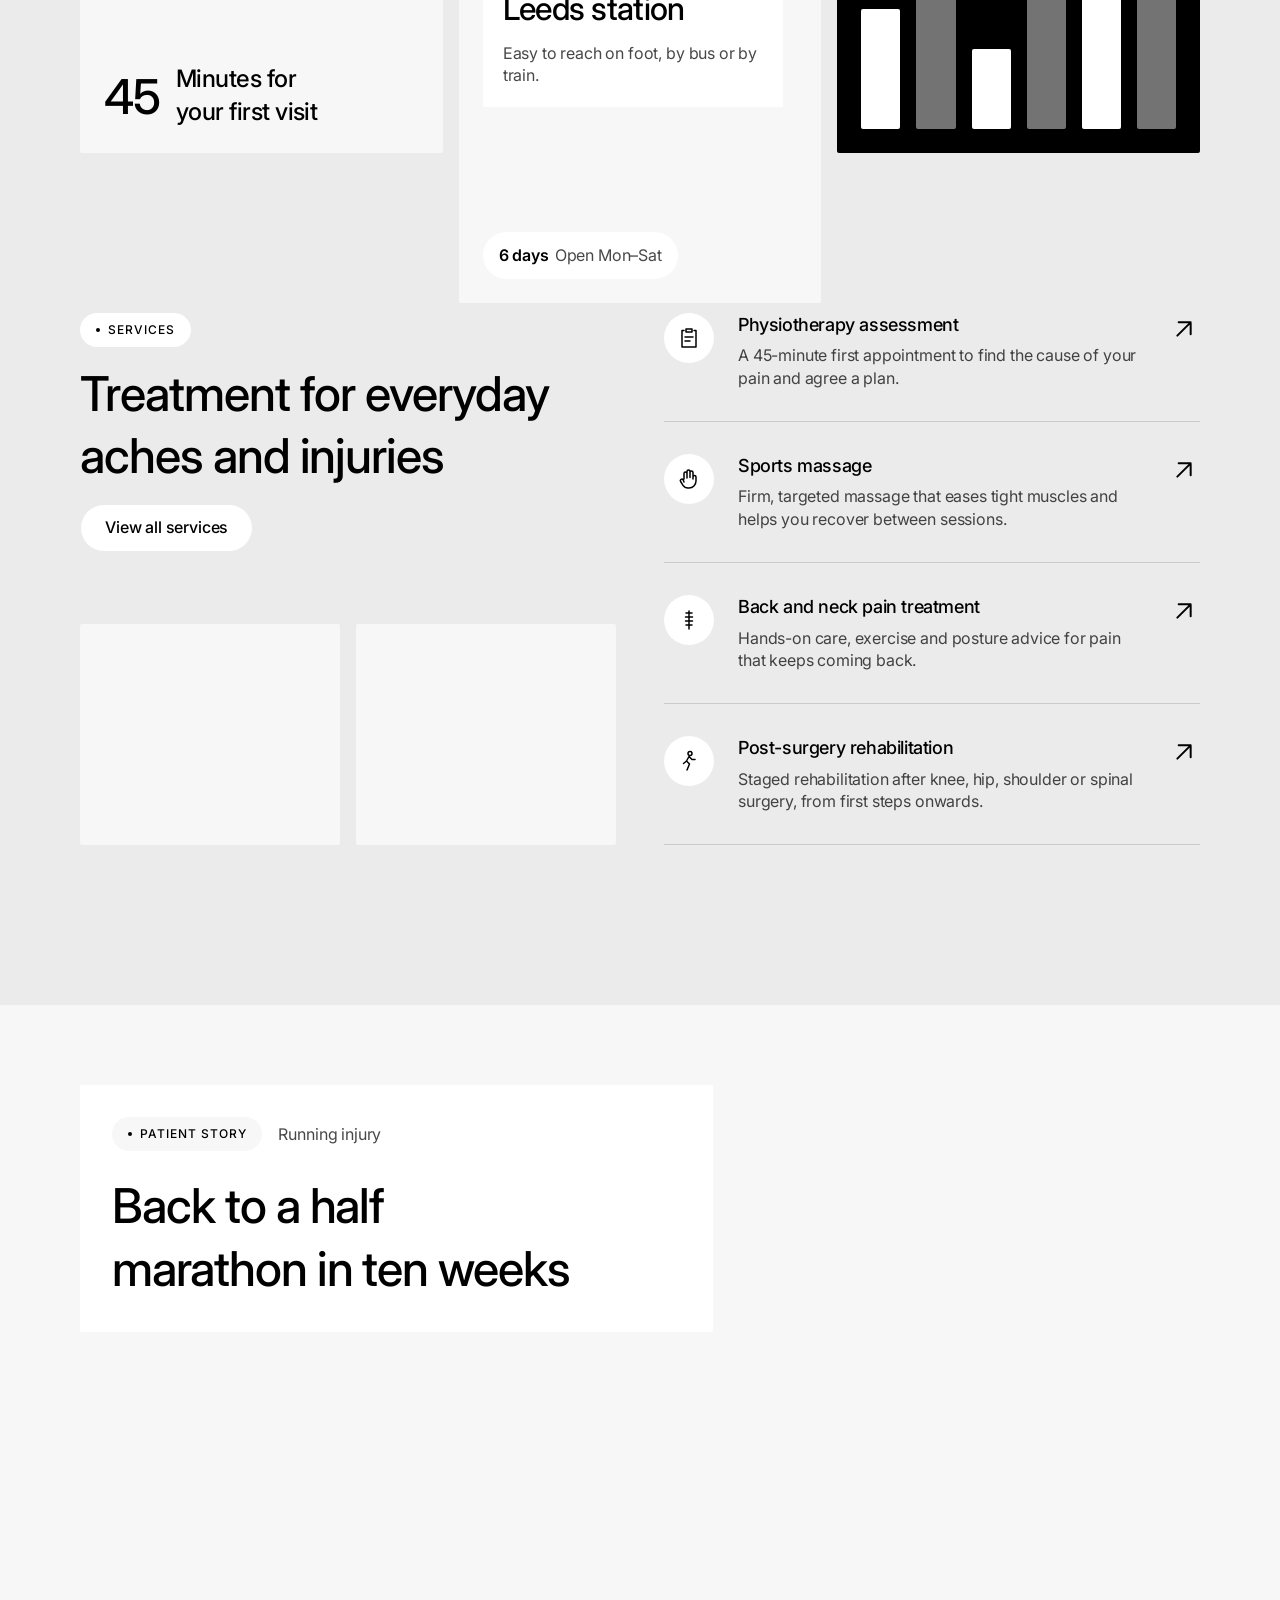
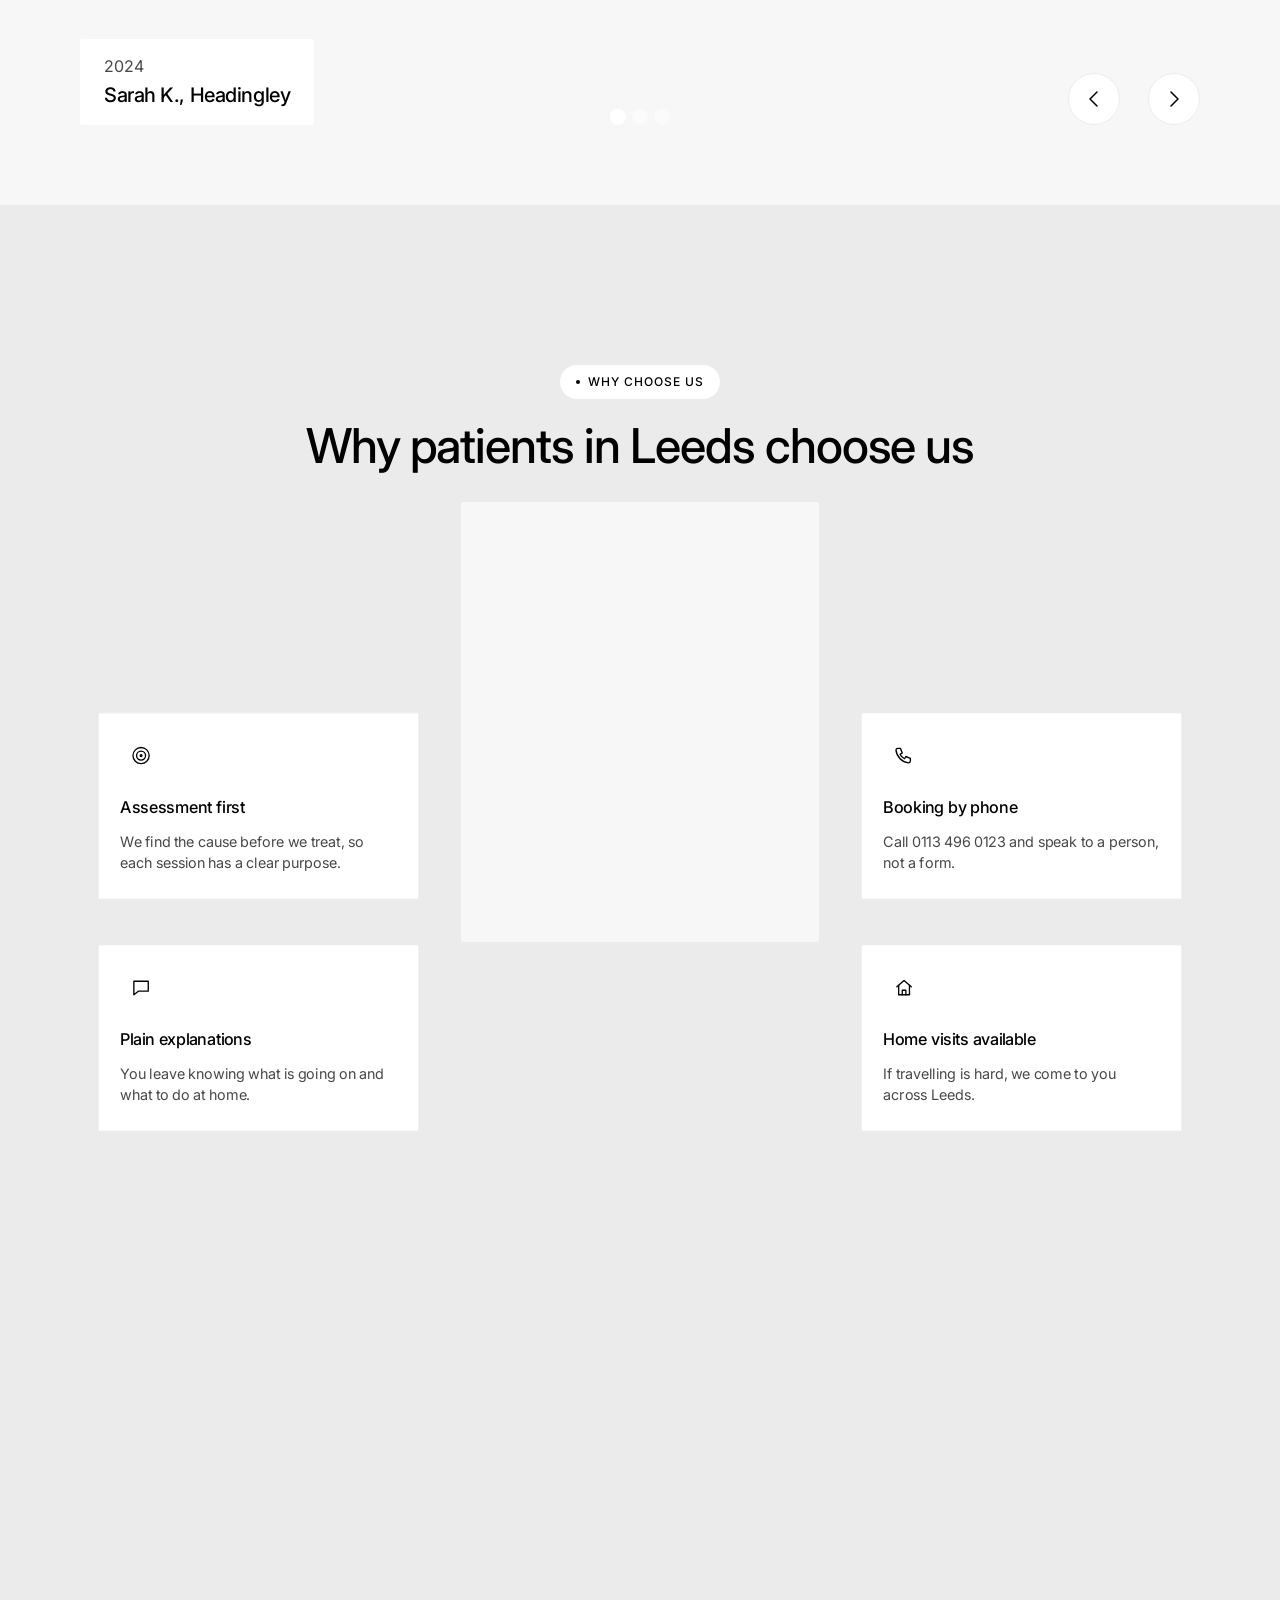
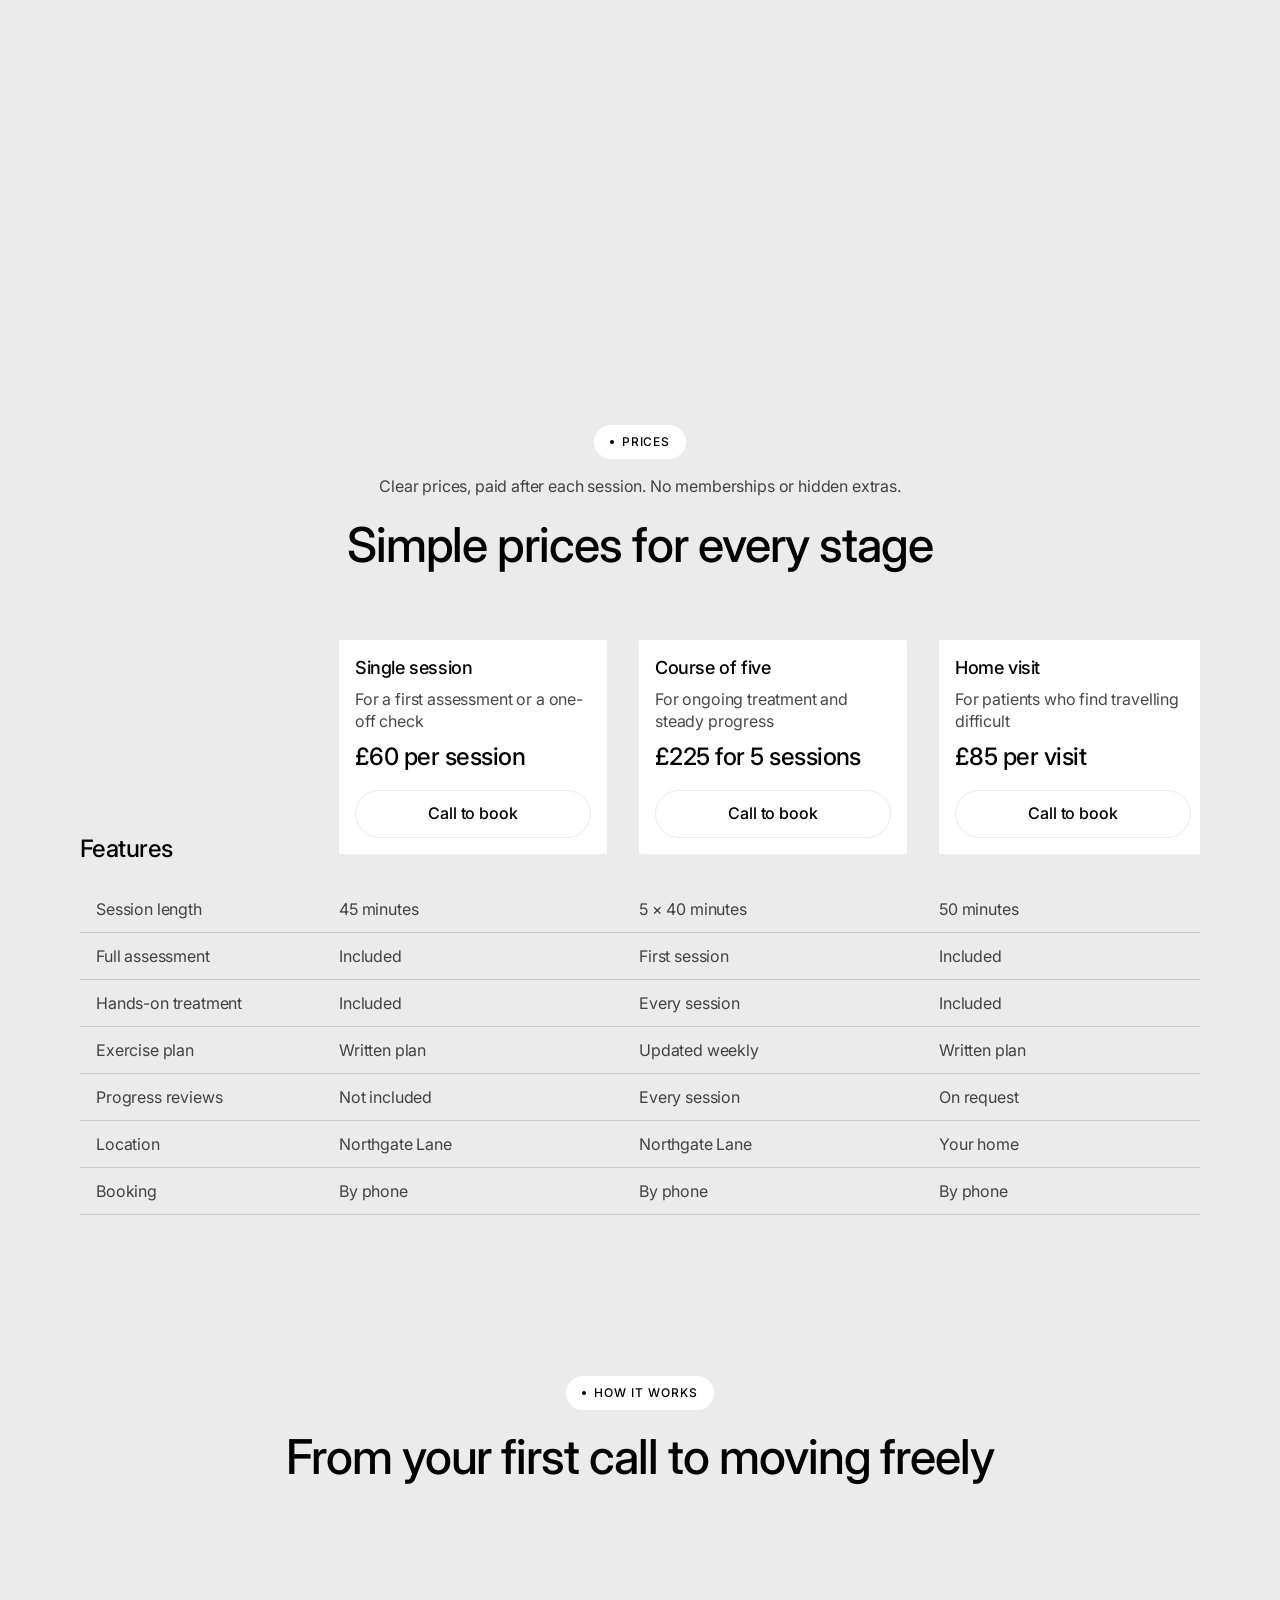
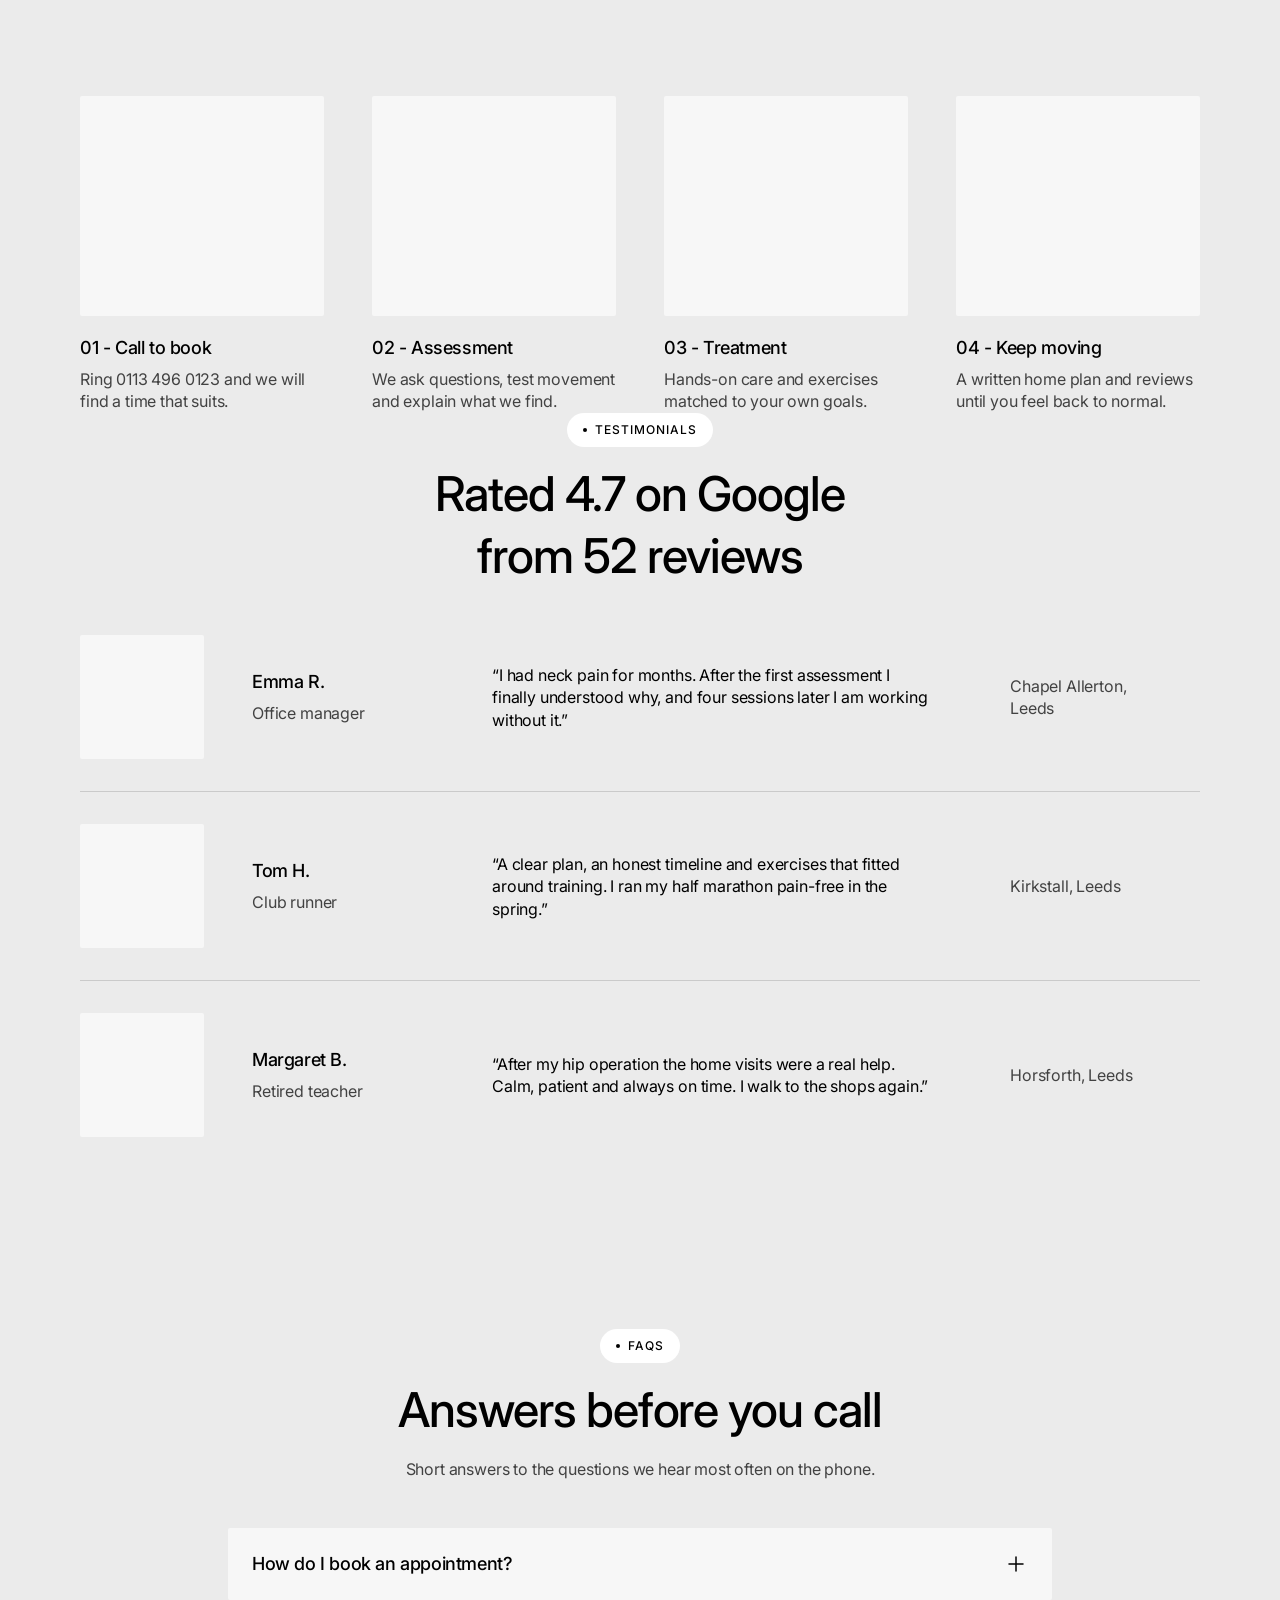
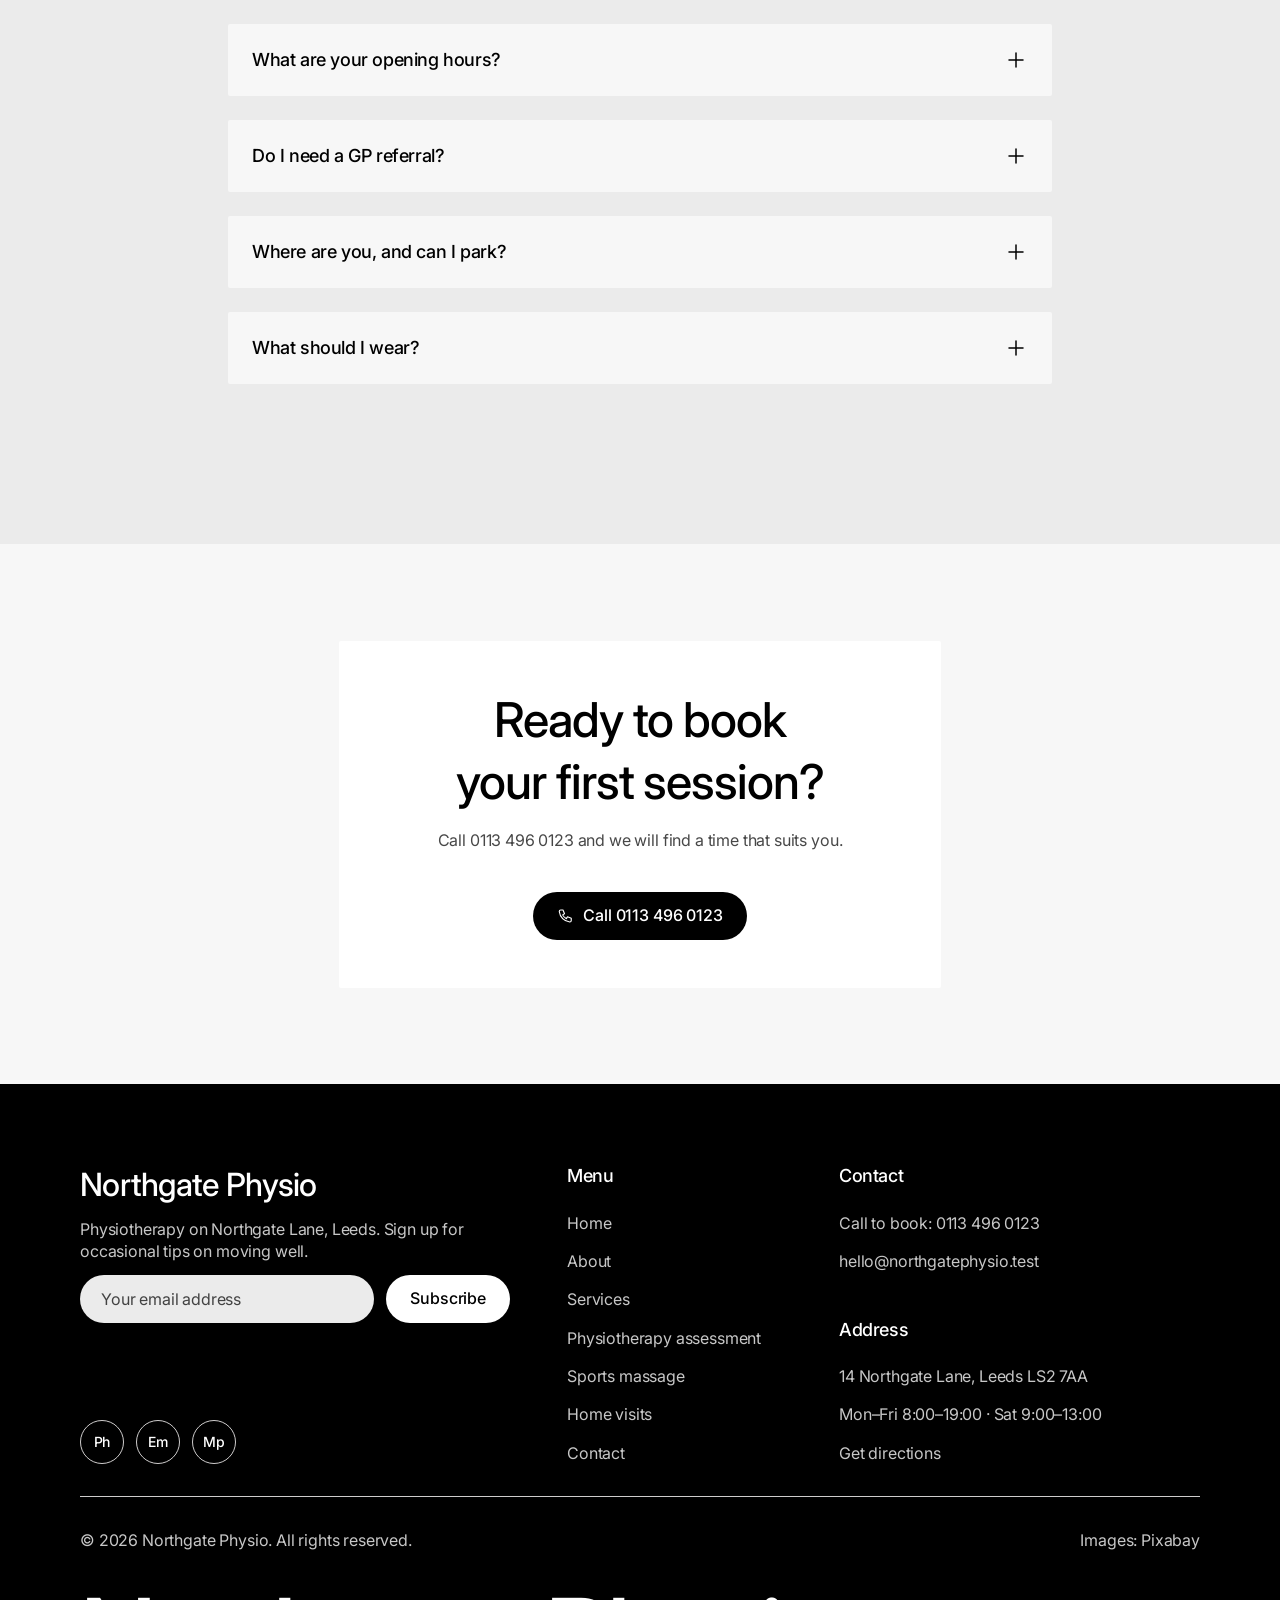
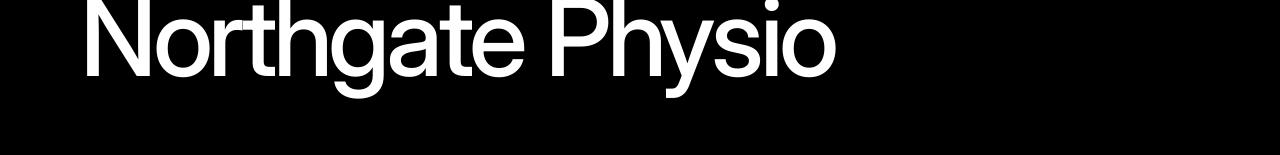
<file: northgate-physio-leeds/index.html>
<!doctype html>
<html lang="en-GB">
<head>
<meta name="robots" content="noindex, nofollow">
<meta charset="utf-8">
<meta name="viewport" content="width=device-width, initial-scale=1">
<title>Northgate Physio — Physiotherapy in Leeds</title>
<meta name="description" content="Northgate Physio is a physiotherapy clinic on Northgate Lane, Leeds. Assessment, sports massage, rehab and home visits. Book by phone: 0113 496 0123.">
<meta name="lead-id" content="L0001">
<link rel="stylesheet" href="styles.css">
<script src="script.js" defer></script>
<script type="application/json" id="build-brief">
{
  "lead_id": "L0001",
  "site_type": "company_profile",
  "template": "COM OUTREACH",
  "style_niche": "homegoods",
  "style_reason": "A physiotherapy clinic is a health service that needs the clean, calm and clear feel of the Basic.Space style.",
  "language": "en-GB",
  "currency": "GBP",
  "country": "GB",
  "city": "Leeds",
  "business": {
    "name": "Northgate Physio",
    "summary": "Independent physiotherapy clinic on Northgate Lane in Leeds city centre offering assessment, sports massage, back and neck pain treatment, post-surgery rehabilitation and home visits.",
    "audience": "Adults in Leeds with everyday pain, sports injuries or recovering from surgery, including people who find travelling difficult",
    "positioning": "Calm, clear, assessment-first physiotherapy close to Leeds station, booked by phone"
  },
  "tone": "Calm and clear; plain, factual sentence-case copy with no hype or exclamation marks; booking by phone is mentioned throughout",
  "primary_cta": { "label": "Call 0113 496 0123", "action": "tel:01134960123", "why": "The notes ask to mention booking by phone" },
  "secondary_cta": { "label": "Send message", "action": "#contact" },
  "contact": {
    "email": "hello@northgatephysio.test",
    "phone": "0113 496 0123",
    "address": "14 Northgate Lane, Leeds LS2 7AA",
    "maps": "https://maps.google.com/?cid=2002",
    "hours": ["Mon–Fri 8:00–19:00", "Sat 9:00–13:00"]
  },
  "offer": {
    "services": ["Physiotherapy assessment", "Sports massage", "Back and neck pain treatment", "Post-surgery rehabilitation", "Home visits"],
    "products": [],
    "categories": []
  },
  "proof": { "google_rating": 4.7, "review_count": 52 },
  "pages": ["home", "about", "services", "service/physiotherapy-assessment", "service/sports-massage", "service/back-and-neck-pain-treatment", "service/post-surgery-rehabilitation", "service/home-visits", "contact", "404"],
  "generated_content": [
    "All headlines, intros and section copy",
    "Partner names in the logo marquee (Aire Valley Runners, Kirkgate Climbing Wall, Calls Landing Rowing Club, Holbeck Workspace, Meanwood Netball League)",
    "Feature card figures (45-minute first assessment, open 6 days)",
    "Three patient stories in the project slider",
    "Four reasons to choose the clinic",
    "Price packages, prices (60, 225 and 85 GBP) and the seven feature rows",
    "Four workflow steps",
    "All testimonials, patient names and locations on Home and service pages",
    "FAQ answers about GP referral, parking, clothing, cancellations and home visit areas",
    "About page: opening year 2016, milestones 2018/2021/2024, vision, mission and key numbers other than the Google rating and review count",
    "Six team members and their roles",
    "Service descriptions, category tags, benefits and included items",
    "Session lengths and the one-working-day reply time",
    "Newsletter offer"
  ]
}
</script>
</head>
<body data-style="homegoods" data-site="company_profile" class="is-home">

<svg width="0" height="0" style="position:absolute" aria-hidden="true" focusable="false">
  <symbol id="i-arrow" viewBox="0 0 24 24"><path d="M7 17L17 7M8 7h9v9"/></symbol>
  <symbol id="i-left" viewBox="0 0 24 24"><path d="M15 5l-7 7 7 7"/></symbol>
  <symbol id="i-right" viewBox="0 0 24 24"><path d="M9 5l7 7-7 7"/></symbol>
  <symbol id="i-phone" viewBox="0 0 24 24"><path d="M5 4h3l2 5-2.5 1.5a11 11 0 0 0 5 5L14 13l5 2v3a2 2 0 0 1-2 2A16 16 0 0 1 3 6a2 2 0 0 1 2-2z"/></symbol>
  <symbol id="i-mail" viewBox="0 0 24 24"><path d="M3 6h18v12H3z"/><path d="M3 7l9 6 9-6"/></symbol>
  <symbol id="i-pin" viewBox="0 0 24 24"><path d="M12 21s-7-6.2-7-11a7 7 0 0 1 14 0c0 4.8-7 11-7 11z"/><circle cx="12" cy="10" r="2.5"/></symbol>
  <symbol id="i-clock" viewBox="0 0 24 24"><circle cx="12" cy="12" r="9"/><path d="M12 7v5l3 2"/></symbol>
  <symbol id="i-assess" viewBox="0 0 24 24"><path d="M9 3h6v3H9z"/><path d="M7 4.5H5V21h14V4.5h-2"/><path d="M8 11h8M8 15h5"/></symbol>
  <symbol id="i-hand" viewBox="0 0 24 24"><path d="M7 12V6.5a1.5 1.5 0 0 1 3 0V11M10 10.5V4.5a1.5 1.5 0 0 1 3 0V10.5M13 10.5V5.5a1.5 1.5 0 0 1 3 0V12M16 10a1.5 1.5 0 0 1 3 0v4a7 7 0 0 1-7 7h-1a6 6 0 0 1-5-2.7l-2.4-3.8a1.5 1.5 0 0 1 2.5-1.7L7 15"/></symbol>
  <symbol id="i-spine" viewBox="0 0 24 24"><path d="M12 3v18M9 5h6M8.5 9h7M8.5 13h7M9 17h6"/></symbol>
  <symbol id="i-walk" viewBox="0 0 24 24"><circle cx="13" cy="4.5" r="2"/><path d="M10 21l2.5-6-3-3 2.5-4.5 3 3h3M9.5 12l-3 2.5"/></symbol>
  <symbol id="i-home" viewBox="0 0 24 24"><path d="M4 11l8-7 8 7"/><path d="M6 9.5V20h12V9.5"/><path d="M10 20v-5h4v5"/></symbol>
  <symbol id="i-chat" viewBox="0 0 24 24"><path d="M4 5h16v11H9l-5 4z"/></symbol>
  <symbol id="i-check" viewBox="0 0 24 24"><path d="M5 12.5l4 4L19 7"/></symbol>
  <symbol id="i-target" viewBox="0 0 24 24"><circle cx="12" cy="12" r="9"/><circle cx="12" cy="12" r="5"/><circle cx="12" cy="12" r="1"/></symbol>
  <symbol id="i-quote" viewBox="0 0 24 24"><path d="M5 7h5v5c0 3-2 5-5 5M14 7h5v5c0 3-2 5-5 5"/></symbol>
</svg>

<header class="site-header" data-section="header">
  <div class="container header-container">
    <div class="nav-bar">
      <a class="wordmark" href="#home" aria-label="Northgate Physio, home">Northgate Physio</a>
      <nav class="nav" id="site-nav" aria-label="Main">
        <ul class="nav__list">
          <li><a class="nav__link is-current" href="#home" data-nav="home" aria-current="page">Home</a></li>
          <li><a class="nav__link" href="#about" data-nav="about">About</a></li>
          <li><a class="nav__link" href="#services" data-nav="services">Services</a></li>
          <li><a class="nav__link" href="#contact" data-nav="contact">Contact</a></li>
        </ul>
        <a class="btn btn--primary btn--block nav__call" href="tel:01134960123"><svg class="icon" aria-hidden="true"><use href="#i-phone"/></svg>Call 0113 496 0123</a>
      </nav>
      <a class="btn btn--ghost header-cta" href="tel:01134960123"><svg class="icon" aria-hidden="true"><use href="#i-phone"/></svg>Call 0113 496 0123</a>
      <button class="nav-toggle" type="button" aria-expanded="false" aria-controls="site-nav" aria-label="Open menu"><span></span><span></span><span></span></button>
    </div>
  </div>
</header>

<main id="main" tabindex="-1">

<!-- ======================= HOME ======================= -->
<section class="page" data-page="home" id="home" data-title="Northgate Physio — Physiotherapy in Leeds">

  <section class="hero" data-section="hero-video">
    <div class="hero__bg">
      <div class="media media--fill">
        <img data-pixabay="physiotherapist treatment knee" data-orientation="horizontal" data-px-large alt="Physiotherapist treating a patient's knee in a bright clinic room" width="1440" height="900" fetchpriority="high">
      </div>
    </div>
    <div class="hero__overlay" aria-hidden="true"></div>
    <div class="container hero__container">
      <div class="hero__inner">
        <div class="hero__panel">
          <p class="eyebrow eyebrow--soft" data-anim="fade-down-50" data-delay="0.7"><span class="eyebrow__dot" aria-hidden="true"></span>Physiotherapy in Leeds city centre</p>
          <div class="hero__copy">
            <h1 class="t-h1" data-anim="split-chars">Move with less pain</h1>
            <p class="p1 text-soft" data-anim="fade-up-50" data-delay="0.5">Assessment, treatment and rehabilitation on Northgate Lane. Call us to book a time that suits you.</p>
          </div>
          <div data-anim="fade-up-50" data-delay="0.7">
            <a class="btn btn--primary" href="tel:01134960123"><svg class="icon" aria-hidden="true"><use href="#i-phone"/></svg>Call 0113 496 0123</a>
          </div>
        </div>
        <div class="hero__bottom">
          <div class="proof" data-anim="fade-down-50" data-delay="0.6">
            <div class="media proof__media">
              <img data-pixabay="physiotherapy clinic room" data-orientation="horizontal" alt="Calm treatment room with a physiotherapy couch" width="205" height="132" loading="lazy">
            </div>
            <div class="proof__content">
              <div class="avatars">
                <div class="media avatar"><img data-pixabay="smiling woman portrait" data-orientation="vertical" data-px-nocredit alt="Portrait of a smiling patient" width="42" height="42" loading="lazy"></div>
                <div class="media avatar"><img data-pixabay="man portrait smiling" data-orientation="vertical" data-px-nocredit alt="Portrait of a patient" width="42" height="42" loading="lazy"></div>
                <div class="media avatar"><img data-pixabay="senior woman portrait" data-orientation="vertical" data-px-nocredit alt="Portrait of an older patient" width="42" height="42" loading="lazy"></div>
                <p class="t-h3 proof__stat">4.7</p>
              </div>
              <p class="p1 text-soft">Average Google rating from 52 patient reviews.</p>
            </div>
          </div>
        </div>
      </div>
    </div>
  </section>

  <section class="sec logos" data-section="logo-marquee" style="--mt:80px;--mt-t:56px;--mt-m:40px" aria-label="Local clubs and workplaces we work with">
    <div class="container">
      <div class="marquee">
        <div class="marquee__track">
          <ul class="marquee__group">
            <li class="marquee__item">Aire Valley Runners</li>
            <li class="marquee__item">Kirkgate Climbing Wall</li>
            <li class="marquee__item">Calls Landing Rowing Club</li>
            <li class="marquee__item">Holbeck Workspace</li>
            <li class="marquee__item">Meanwood Netball League</li>
          </ul>
          <ul class="marquee__group" aria-hidden="true">
            <li class="marquee__item">Aire Valley Runners</li>
            <li class="marquee__item">Kirkgate Climbing Wall</li>
            <li class="marquee__item">Calls Landing Rowing Club</li>
            <li class="marquee__item">Holbeck Workspace</li>
            <li class="marquee__item">Meanwood Netball League</li>
          </ul>
        </div>
      </div>
    </div>
  </section>

  <section class="sec features" data-section="feature-cards" style="--mt:160px;--mt-t:160px;--mt-m:84px">
    <div class="container">
      <div class="features__head">
        <p class="eyebrow" data-anim="fade-up-30" data-delay="0.5"><span class="eyebrow__dot" aria-hidden="true"></span>Why Northgate</p>
        <h2 class="t-h2 features__heading" data-anim="split-chars">Calm, clear physiotherapy in Leeds <span class="faded">at every stage</span></h2>
      </div>
      <div class="fcards">
        <article class="fcard fcard--light" data-anim="fade-left-50" data-anim-on="desktop" data-delay="0.3">
          <div class="fcard__top">
            <div class="fcard__header">
              <h3 class="t-h3">Time to listen</h3>
              <p class="p1 text-soft">Every first visit is a full one-to-one assessment.</p>
            </div>
            <span class="icon-circle icon-circle--64" aria-hidden="true"><svg class="icon icon--lg"><use href="#i-clock"/></svg></span>
          </div>
          <div class="fcard__bottom">
            <p class="t-h2">45</p>
            <p class="t-h4">Minutes for your first visit</p>
          </div>
        </article>
        <article class="fcard fcard--photo" data-anim="fade-up-50" data-anim-on="desktop" data-delay="0.6" data-scrub="150">
          <div class="fcard__bg media media--fill">
            <img data-pixabay="leeds city street" data-orientation="horizontal" alt="City centre street in Leeds near the clinic" width="411" height="400" loading="lazy">
          </div>
          <div class="fcard__note">
            <h3 class="t-h3">Close to Leeds station</h3>
            <p class="p1 text-soft">Easy to reach on foot, by bus or by train.</p>
          </div>
          <p class="fcard__pill"><strong>6 days</strong><span class="text-soft">Open Mon–Sat</span></p>
        </article>
        <article class="fcard fcard--accent on-accent" data-anim="fade-right-50" data-anim-on="desktop" data-delay="0.3">
          <div class="fcard__header">
            <p class="t-h2">4.7</p>
            <p class="p1">Average Google rating from 52 patient reviews.</p>
          </div>
          <div class="chart" aria-hidden="true">
            <span class="bar" style="height:120px"></span>
            <span class="bar bar--soft" style="height:140px"></span>
            <span class="bar" style="height:80px"></span>
            <span class="bar bar--soft" style="height:160px"></span>
            <span class="bar" style="height:140px"></span>
            <span class="bar bar--soft" style="height:150px"></span>
          </div>
        </article>
      </div>
    </div>
  </section>

  <section class="sec" data-section="services-showcase" style="--mt:160px;--mt-t:160px;--mt-m:84px">
    <div class="container svc">
      <div class="svc__left">
        <div class="svc__header">
          <p class="eyebrow" data-anim="fade-left-50" data-delay="0.7"><span class="eyebrow__dot" aria-hidden="true"></span>Services</p>
          <h2 class="t-h2" data-anim="split-chars">Treatment for everyday aches and injuries</h2>
          <div data-anim="fade-left-50" data-delay="0.5"><a class="btn btn--ghost" href="#services">View all services</a></div>
        </div>
        <div class="svc__images">
          <div class="media media--curtain" data-reveal><img data-pixabay="physiotherapy exercise band" data-orientation="horizontal" alt="Patient doing a resistance band exercise with a physiotherapist" width="296" height="221" loading="lazy"></div>
          <div class="media media--curtain" data-reveal><img data-pixabay="massage therapist back" data-orientation="horizontal" alt="Therapist massaging a patient's upper back" width="296" height="221" loading="lazy"></div>
        </div>
      </div>
      <ul class="svc__list">
        <li data-anim="fade-up-60" data-delay="0.1"><a class="svc-item" href="#service/physiotherapy-assessment">
          <span class="icon-circle icon-circle--50" aria-hidden="true"><svg class="icon"><use href="#i-assess"/></svg></span>
          <span class="svc-item__body"><span class="t-h6">Physiotherapy assessment</span><span class="p1 text-soft">A 45-minute first appointment to find the cause of your pain and agree a plan.</span></span>
          <svg class="icon svc-item__arrow" aria-hidden="true"><use href="#i-arrow"/></svg>
        </a></li>
        <li data-anim="fade-up-60" data-delay="0.2"><a class="svc-item" href="#service/sports-massage">
          <span class="icon-circle icon-circle--50" aria-hidden="true"><svg class="icon"><use href="#i-hand"/></svg></span>
          <span class="svc-item__body"><span class="t-h6">Sports massage</span><span class="p1 text-soft">Firm, targeted massage that eases tight muscles and helps you recover between sessions.</span></span>
          <svg class="icon svc-item__arrow" aria-hidden="true"><use href="#i-arrow"/></svg>
        </a></li>
        <li data-anim="fade-up-60" data-delay="0.3"><a class="svc-item" href="#service/back-and-neck-pain-treatment">
          <span class="icon-circle icon-circle--50" aria-hidden="true"><svg class="icon"><use href="#i-spine"/></svg></span>
          <span class="svc-item__body"><span class="t-h6">Back and neck pain treatment</span><span class="p1 text-soft">Hands-on care, exercise and posture advice for pain that keeps coming back.</span></span>
          <svg class="icon svc-item__arrow" aria-hidden="true"><use href="#i-arrow"/></svg>
        </a></li>
        <li data-anim="fade-up-60" data-delay="0.4"><a class="svc-item" href="#service/post-surgery-rehabilitation">
          <span class="icon-circle icon-circle--50" aria-hidden="true"><svg class="icon"><use href="#i-walk"/></svg></span>
          <span class="svc-item__body"><span class="t-h6">Post-surgery rehabilitation</span><span class="p1 text-soft">Staged rehabilitation after knee, hip, shoulder or spinal surgery, from first steps onwards.</span></span>
          <svg class="icon svc-item__arrow" aria-hidden="true"><use href="#i-arrow"/></svg>
        </a></li>
      </ul>
    </div>
  </section>

  <section class="sec projects" data-section="project-slider" style="--mt:160px;--mt-t:160px;--mt-m:84px" aria-roledescription="carousel" aria-label="Patient stories">
    <div class="projects__viewport" data-slider data-parallax-host tabindex="0">
      <article class="slide is-active" aria-roledescription="slide" aria-label="Story 1 of 3">
        <div class="slide__bg" data-parallax><div class="media media--fill"><img data-pixabay="runner road training" data-orientation="horizontal" data-px-large alt="Runner training on a quiet road in the morning" width="1440" height="960" loading="lazy"></div></div>
        <div class="slide__overlay" aria-hidden="true"></div>
        <div class="slide__content">
          <div class="slide__panel">
            <div class="slide__meta">
              <p class="eyebrow eyebrow--soft" data-anim="fade-left-50" data-delay="0.5"><span class="eyebrow__dot" aria-hidden="true"></span>Patient story</p>
              <p class="p1 text-soft" data-anim="fade-left-50" data-delay="0.7">Running injury</p>
            </div>
            <h2 class="t-h2" data-anim="split-chars">Back to a half marathon in ten weeks</h2>
          </div>
          <div class="slide__foot"><p class="p1 text-soft">2024</p><p class="t-h5">Sarah K., Headingley</p></div>
        </div>
      </article>
      <article class="slide" aria-roledescription="slide" aria-label="Story 2 of 3" aria-hidden="true">
        <div class="slide__bg" data-parallax><div class="media media--fill"><img data-pixabay="knee rehabilitation exercise" data-orientation="horizontal" data-px-large alt="Patient doing knee strengthening exercises after surgery" width="1440" height="960" loading="lazy"></div></div>
        <div class="slide__overlay" aria-hidden="true"></div>
        <div class="slide__content">
          <div class="slide__panel">
            <div class="slide__meta">
              <p class="eyebrow eyebrow--soft"><span class="eyebrow__dot" aria-hidden="true"></span>Patient story</p>
              <p class="p1 text-soft">Post-surgery</p>
            </div>
            <h2 class="t-h2" data-anim="split-chars">Walking unaided six weeks after knee surgery</h2>
          </div>
          <div class="slide__foot"><p class="p1 text-soft">2024</p><p class="t-h5">David M., Roundhay</p></div>
        </div>
      </article>
      <article class="slide" aria-roledescription="slide" aria-label="Story 3 of 3" aria-hidden="true">
        <div class="slide__bg" data-parallax><div class="media media--fill"><img data-pixabay="office desk stretch" data-orientation="horizontal" data-px-large alt="Office worker stretching her neck at a desk" width="1440" height="960" loading="lazy"></div></div>
        <div class="slide__overlay" aria-hidden="true"></div>
        <div class="slide__content">
          <div class="slide__panel">
            <div class="slide__meta">
              <p class="eyebrow eyebrow--soft"><span class="eyebrow__dot" aria-hidden="true"></span>Patient story</p>
              <p class="p1 text-soft">Desk-related pain</p>
            </div>
            <h2 class="t-h2" data-anim="split-chars">Neck pain eased within four sessions</h2>
          </div>
          <div class="slide__foot"><p class="p1 text-soft">2023</p><p class="t-h5">Priya S., city centre</p></div>
        </div>
      </article>
      <div class="projects__arrows">
        <button class="round-btn" type="button" data-prev aria-label="Previous patient story"><svg class="icon" aria-hidden="true"><use href="#i-left"/></svg></button>
        <button class="round-btn" type="button" data-next aria-label="Next patient story"><svg class="icon" aria-hidden="true"><use href="#i-right"/></svg></button>
      </div>
      <div class="projects__dots" role="group" aria-label="Choose a patient story">
        <button class="dot" type="button" aria-label="Show story 1" aria-current="true"></button>
        <button class="dot" type="button" aria-label="Show story 2"></button>
        <button class="dot" type="button" aria-label="Show story 3"></button>
      </div>
    </div>
  </section>

  <section class="sec values" data-section="value-video" style="--mt:160px;--mt-t:160px;--mt-m:84px">
    <div class="container">
      <div class="values__track">
        <div class="values__sticky">
          <div class="sec-head sec-head--flush">
            <p class="eyebrow" data-anim="fade-down-30" data-delay="0.5"><span class="eyebrow__dot" aria-hidden="true"></span>Why choose us</p>
            <h2 class="t-h2" data-anim="split-chars">Why patients in Leeds choose us</h2>
          </div>
          <div class="values__row" data-scrub-host>
            <div class="values__col">
              <article class="vcard" data-scrub="200" data-scrub-scale>
                <span class="icon-circle icon-circle--45" aria-hidden="true"><svg class="icon"><use href="#i-target"/></svg></span>
                <div class="vcard__body"><h3 class="t-h6">Assessment first</h3><p class="p1 text-soft">We find the cause before we treat, so each session has a clear purpose.</p></div>
              </article>
              <article class="vcard" data-scrub="200" data-scrub-scale>
                <span class="icon-circle icon-circle--45" aria-hidden="true"><svg class="icon"><use href="#i-chat"/></svg></span>
                <div class="vcard__body"><h3 class="t-h6">Plain explanations</h3><p class="p1 text-soft">You leave knowing what is going on and what to do at home.</p></div>
              </article>
            </div>
            <div class="media values__media">
              <img data-pixabay="physiotherapist stretching patient" data-orientation="vertical" alt="Physiotherapist guiding a patient through a hamstring stretch" width="406" height="440" loading="lazy">
            </div>
            <div class="values__col">
              <article class="vcard" data-scrub="200" data-scrub-scale>
                <span class="icon-circle icon-circle--45" aria-hidden="true"><svg class="icon"><use href="#i-phone"/></svg></span>
                <div class="vcard__body"><h3 class="t-h6">Booking by phone</h3><p class="p1 text-soft">Call 0113 496 0123 and speak to a person, not a form.</p></div>
              </article>
              <article class="vcard" data-scrub="200" data-scrub-scale>
                <span class="icon-circle icon-circle--45" aria-hidden="true"><svg class="icon"><use href="#i-home"/></svg></span>
                <div class="vcard__body"><h3 class="t-h6">Home visits available</h3><p class="p1 text-soft">If travelling is hard, we come to you across Leeds.</p></div>
              </article>
            </div>
          </div>
        </div>
      </div>
    </div>
  </section>

  <section class="sec" data-section="pricing-table" style="--mt:160px;--mt-t:160px;--mt-m:84px">
    <div class="container">
      <div class="sec-head">
        <p class="eyebrow" data-anim="fade-right-50" data-delay="0.5"><span class="eyebrow__dot" aria-hidden="true"></span>Prices</p>
        <p class="p1 text-soft" data-anim="fade-left-50" data-delay="0.5">Clear prices, paid after each session. No memberships or hidden extras.</p>
        <h2 class="t-h2" data-anim="split-chars">Simple prices for every stage</h2>
      </div>
      <div class="pricing__table" data-anim="fade-up-60" data-anim-on="desktop" tabindex="0" role="region" aria-label="Price table, scroll sideways on small screens">
        <div class="pricing__features">
          <h3 class="t-h4">Features</h3>
          <ul>
            <li class="prow">Session length</li>
            <li class="prow">Full assessment</li>
            <li class="prow">Hands-on treatment</li>
            <li class="prow">Exercise plan</li>
            <li class="prow">Progress reviews</li>
            <li class="prow">Location</li>
            <li class="prow">Booking</li>
          </ul>
        </div>
        <div class="plan">
          <div class="plan__head-wrap"><div class="plan__head">
            <div class="plan__info">
              <h3 class="t-h6">Single session</h3>
              <p class="p1 text-soft">For a first assessment or a one-off check</p>
              <p class="t-h4">£60 per session</p>
            </div>
            <a class="btn btn--ghost btn--block" href="tel:01134960123">Call to book</a>
          </div></div>
          <ul>
            <li class="prow">45 minutes</li><li class="prow">Included</li><li class="prow">Included</li><li class="prow">Written plan</li><li class="prow">Not included</li><li class="prow">Northgate Lane</li><li class="prow">By phone</li>
          </ul>
        </div>
        <div class="plan">
          <div class="plan__head-wrap"><div class="plan__head">
            <div class="plan__info">
              <h3 class="t-h6">Course of five</h3>
              <p class="p1 text-soft">For ongoing treatment and steady progress</p>
              <p class="t-h4">£225 for 5 sessions</p>
            </div>
            <a class="btn btn--ghost btn--block" href="tel:01134960123">Call to book</a>
          </div></div>
          <ul>
            <li class="prow">5 × 40 minutes</li><li class="prow">First session</li><li class="prow">Every session</li><li class="prow">Updated weekly</li><li class="prow">Every session</li><li class="prow">Northgate Lane</li><li class="prow">By phone</li>
          </ul>
        </div>
        <div class="plan">
          <div class="plan__head-wrap"><div class="plan__head">
            <div class="plan__info">
              <h3 class="t-h6">Home visit</h3>
              <p class="p1 text-soft">For patients who find travelling difficult</p>
              <p class="t-h4">£85 per visit</p>
            </div>
            <a class="btn btn--ghost btn--block" href="tel:01134960123">Call to book</a>
          </div></div>
          <ul>
            <li class="prow">50 minutes</li><li class="prow">Included</li><li class="prow">Included</li><li class="prow">Written plan</li><li class="prow">On request</li><li class="prow">Your home</li><li class="prow">By phone</li>
          </ul>
        </div>
      </div>
    </div>
  </section>

  <section class="sec" data-section="workflow-steps" style="--mt:161px;--mt-t:160px;--mt-m:84px">
    <div class="container">
      <div class="sec-head">
        <p class="eyebrow" data-anim="fade-up-30" data-delay="0.5"><span class="eyebrow__dot" aria-hidden="true"></span>How it works</p>
        <h2 class="t-h2" data-anim="split-chars">From your first call to moving freely</h2>
      </div>
      <ol class="wf" data-scrub-host>
        <li class="wf-card" data-scrub="160">
          <div class="media media--curtain" data-reveal><img data-pixabay="woman phone call" data-orientation="horizontal" alt="Woman making a phone call to book an appointment" width="285" height="220" loading="lazy"></div>
          <h3 class="t-h6">01 - Call to book</h3><p class="p1 text-soft">Ring 0113 496 0123 and we will find a time that suits.</p>
        </li>
        <li class="wf-card" data-scrub="160">
          <div class="media media--curtain" data-reveal><img data-pixabay="physiotherapist shoulder examination" data-orientation="horizontal" alt="Physiotherapist examining a patient's shoulder" width="285" height="220" loading="lazy"></div>
          <h3 class="t-h6">02 - Assessment</h3><p class="p1 text-soft">We ask questions, test movement and explain what we find.</p>
        </li>
        <li class="wf-card" data-scrub="160">
          <div class="media media--curtain" data-reveal><img data-pixabay="physiotherapy hands treatment" data-orientation="horizontal" alt="Hands-on physiotherapy treatment of a lower leg" width="285" height="220" loading="lazy"></div>
          <h3 class="t-h6">03 - Treatment</h3><p class="p1 text-soft">Hands-on care and exercises matched to your own goals.</p>
        </li>
        <li class="wf-card" data-scrub="160">
          <div class="media media--curtain" data-reveal><img data-pixabay="woman stretching home exercise" data-orientation="horizontal" alt="Woman doing stretching exercises at home" width="285" height="220" loading="lazy"></div>
          <h3 class="t-h6">04 - Keep moving</h3><p class="p1 text-soft">A written home plan and reviews until you feel back to normal.</p>
        </li>
      </ol>
    </div>
  </section>

  <section class="sec" data-section="testimonial-list" style="--mt:160px;--mt-t:160px;--mt-m:85px">
    <div class="container">
      <div class="sec-head">
        <p class="eyebrow" data-anim="fade-down-30" data-delay="0.5"><span class="eyebrow__dot" aria-hidden="true"></span>Testimonials</p>
        <h2 class="t-h2" data-anim="split-chars">Rated 4.7 on Google from 52 reviews</h2>
      </div>
      <ul class="tlist">
        <li class="titem" data-anim="rise-scale" data-anim-on="desktop">
          <div class="titem__client">
            <div class="media media--curtain titem__img" data-reveal><img data-pixabay="woman portrait office" data-orientation="vertical" data-px-nocredit alt="Portrait of Emma, an office manager" width="124" height="124" loading="lazy"></div>
            <div class="titem__who"><p class="t-h6">Emma R.</p><p class="p1 text-soft">Office manager</p></div>
          </div>
          <div class="titem__words">
            <blockquote class="titem__quote p1">“I had neck pain for months. After the first assessment I finally understood why, and four sessions later I am working without it.”</blockquote>
            <p class="titem__loc p1 text-soft">Chapel Allerton, Leeds</p>
          </div>
        </li>
        <li class="titem" data-anim="rise-scale" data-anim-on="desktop">
          <div class="titem__client">
            <div class="media media--curtain titem__img" data-reveal><img data-pixabay="man runner portrait" data-orientation="vertical" data-px-nocredit alt="Portrait of Tom, a club runner" width="124" height="124" loading="lazy"></div>
            <div class="titem__who"><p class="t-h6">Tom H.</p><p class="p1 text-soft">Club runner</p></div>
          </div>
          <div class="titem__words">
            <blockquote class="titem__quote p1">“A clear plan, an honest timeline and exercises that fitted around training. I ran my half marathon pain-free in the spring.”</blockquote>
            <p class="titem__loc p1 text-soft">Kirkstall, Leeds</p>
          </div>
        </li>
        <li class="titem" data-anim="rise-scale" data-anim-on="desktop">
          <div class="titem__client">
            <div class="media media--curtain titem__img" data-reveal><img data-pixabay="senior woman smiling" data-orientation="vertical" data-px-nocredit alt="Portrait of Margaret, a retired teacher" width="124" height="124" loading="lazy"></div>
            <div class="titem__who"><p class="t-h6">Margaret B.</p><p class="p1 text-soft">Retired teacher</p></div>
          </div>
          <div class="titem__words">
            <blockquote class="titem__quote p1">“After my hip operation the home visits were a real help. Calm, patient and always on time. I walk to the shops again.”</blockquote>
            <p class="titem__loc p1 text-soft">Horsforth, Leeds</p>
          </div>
        </li>
      </ul>
    </div>
  </section>

  <section class="sec" data-section="faq-list" style="--mt:160px;--mt-t:160px;--mt-m:83px">
    <div class="container">
      <div class="sec-head sec-head--narrow">
        <p class="eyebrow" data-anim="fade-right-50" data-delay="0.5"><span class="eyebrow__dot" aria-hidden="true"></span>FAQs</p>
        <h2 class="t-h2" data-anim="split-chars">Answers before you call</h2>
        <p class="p1 text-soft" data-anim="fade-left-50" data-delay="0.5">Short answers to the questions we hear most often on the phone.</p>
      </div>
      <div class="faq__list">
        <div class="faq-item" data-anim="rise-scale" data-anim-on="desktop">
          <h3 class="t-h6"><button class="faq-q" type="button" aria-expanded="false">How do I book an appointment?<svg class="faq-icon" viewBox="0 0 24 24" aria-hidden="true"><path d="M5 12h14"/><path class="v" d="M12 5v14"/></svg></button></h3>
          <div class="faq-a" hidden><p class="p1 text-soft">Call us on 0113 496 0123 during opening hours. We ask a few questions, find a time that suits you and confirm it by text or email.</p></div>
        </div>
        <div class="faq-item" data-anim="rise-scale" data-anim-on="desktop">
          <h3 class="t-h6"><button class="faq-q" type="button" aria-expanded="false">What are your opening hours?<svg class="faq-icon" viewBox="0 0 24 24" aria-hidden="true"><path d="M5 12h14"/><path class="v" d="M12 5v14"/></svg></button></h3>
          <div class="faq-a" hidden><p class="p1 text-soft">Monday to Friday 8:00–19:00 and Saturday 9:00–13:00. Early and evening slots fill quickly, so call a few days ahead if you can.</p></div>
        </div>
        <div class="faq-item" data-anim="rise-scale" data-anim-on="desktop">
          <h3 class="t-h6"><button class="faq-q" type="button" aria-expanded="false">Do I need a GP referral?<svg class="faq-icon" viewBox="0 0 24 24" aria-hidden="true"><path d="M5 12h14"/><path class="v" d="M12 5v14"/></svg></button></h3>
          <div class="faq-a" hidden><p class="p1 text-soft">No. You can book with us directly. If you have a referral letter, scan results or surgical notes, please bring them to your first visit.</p></div>
        </div>
        <div class="faq-item" data-anim="rise-scale" data-anim-on="desktop">
          <h3 class="t-h6"><button class="faq-q" type="button" aria-expanded="false">Where are you, and can I park?<svg class="faq-icon" viewBox="0 0 24 24" aria-hidden="true"><path d="M5 12h14"/><path class="v" d="M12 5v14"/></svg></button></h3>
          <div class="faq-a" hidden><p class="p1 text-soft">We are at 14 Northgate Lane, Leeds LS2 7AA, a short walk from Leeds station. Public car parks are a few minutes away on foot.</p></div>
        </div>
        <div class="faq-item" data-anim="rise-scale" data-anim-on="desktop">
          <h3 class="t-h6"><button class="faq-q" type="button" aria-expanded="false">What should I wear?<svg class="faq-icon" viewBox="0 0 24 24" aria-hidden="true"><path d="M5 12h14"/><path class="v" d="M12 5v14"/></svg></button></h3>
          <div class="faq-a" hidden><p class="p1 text-soft">Loose, comfortable clothing so we can see how you move. Shorts help for knee and hip problems, and a vest top for shoulders.</p></div>
        </div>
      </div>
    </div>
  </section>

  <section class="sec cta-banner" data-section="cta-banner" style="--mt:160px;--mt-t:159px;--mt-m:84px" data-parallax-host>
    <div class="cta-banner__bg" data-parallax><div class="media media--fill"><img data-pixabay="physiotherapy clinic interior" data-orientation="horizontal" data-px-large alt="Quiet physiotherapy clinic interior with treatment couch and exercise equipment" width="1440" height="648" loading="lazy"></div></div>
    <div class="cta-banner__overlay" aria-hidden="true"></div>
    <div class="cta-banner__panel">
      <div class="cta-banner__text">
        <h2 class="t-h2" data-anim="split-chars">Ready to book your first session?</h2>
        <p class="p1 text-soft" data-anim="fade-up-40" data-delay="0.5">Call 0113 496 0123 and we will find a time that suits you.</p>
      </div>
      <div data-anim="fade-up-40" data-delay="0.7"><a class="btn btn--primary" href="tel:01134960123"><svg class="icon" aria-hidden="true"><use href="#i-phone"/></svg>Call 0113 496 0123</a></div>
    </div>
  </section>
</section>

<!-- ======================= ABOUT ======================= -->
<section class="page" data-page="about" id="about" data-title="About — Northgate Physio, Leeds" hidden>
  <section class="sec" data-section="page-top" style="--mt:40px;--mt-t:16px;--mt-m:20px;--mb:100px;--mb-t:64px;--mb-m:100px">
    <div class="container">
      <div class="page-top__header">
        <h1 class="t-h1" data-anim="split-chars">A calm, local clinic for moving better</h1>
        <p class="p1 text-soft page-top__text" data-anim="fade-up-50" data-delay="0.5">Northgate Physio is an independent physiotherapy clinic in Leeds city centre. We assess carefully, explain clearly and treat with a plan you can follow.</p>
      </div>
      <div class="media media--curtain page-top__media" data-reveal><img data-pixabay="physiotherapy clinic team" data-orientation="horizontal" data-px-large alt="Physiotherapists talking with a patient in the clinic" width="1265" height="480" loading="lazy"></div>
    </div>
  </section>

  <section class="sec" data-section="key-metrics" style="--mt:101px;--mt-t:64px;--mt-m:100px">
    <div class="container">
      <ul class="metrics">
        <li class="metric" data-anim="fade-up-50"><p class="t-h2">4.7</p><p class="p1 text-soft">Average Google rating</p></li>
        <li class="metric" data-anim="fade-up-50" data-delay="0.1"><p class="t-h2">52</p><p class="p1 text-soft">Google reviews</p></li>
        <li class="metric" data-anim="fade-up-50" data-delay="0.2"><p class="t-h2">2016</p><p class="p1 text-soft">Year we opened</p></li>
        <li class="metric" data-anim="fade-up-50" data-delay="0.3"><p class="t-h2">45 min</p><p class="p1 text-soft">First assessment</p></li>
      </ul>
    </div>
  </section>

  <section class="sec" data-section="journey-video" style="--mt:160px;--mt-t:160px;--mt-m:84px">
    <div class="container journey">
      <div class="media journey__media"><img data-pixabay="physiotherapist patient consultation" data-orientation="horizontal" alt="Physiotherapist explaining an exercise plan to a patient" width="609" height="540" loading="lazy"></div>
      <div class="journey__content">
        <div class="journey__head">
          <p class="eyebrow" data-anim="fade-up-30"><span class="eyebrow__dot" aria-hidden="true"></span>Our approach</p>
          <h2 class="t-h2" data-anim="split-chars">Helping Leeds move with less pain</h2>
          <p class="p1 text-soft" data-anim="fade-up-30" data-delay="0.3">We opened on Northgate Lane to offer unhurried physiotherapy, honest advice and appointments without long waiting lists.</p>
        </div>
        <ul class="vm">
          <li class="vm-item" data-anim="fade-up-30">
            <span class="icon-circle icon-circle--50" aria-hidden="true"><svg class="icon"><use href="#i-target"/></svg></span>
            <div class="vm-item__text"><h3 class="t-h6">Vision</h3><p class="p1 text-soft">A city where everyday aches are understood early and treated before they hold anyone back.</p></div>
          </li>
          <li class="vm-item" data-anim="fade-up-30" data-delay="0.2">
            <span class="icon-circle icon-circle--50" aria-hidden="true"><svg class="icon"><use href="#i-check"/></svg></span>
            <div class="vm-item__text"><h3 class="t-h6">Mission</h3><p class="p1 text-soft">To assess carefully, explain clearly and give every patient a plan they can follow at home.</p></div>
          </li>
        </ul>
      </div>
    </div>
  </section>

  <section class="sec" data-section="milestone-timeline" style="--mt:160px;--mt-t:160px;--mt-m:84px">
    <div class="container tl">
      <div class="tl__head">
        <p class="eyebrow" data-anim="fade-up-30"><span class="eyebrow__dot" aria-hidden="true"></span>Milestones</p>
        <h2 class="t-h2" data-anim="split-chars">How the clinic has grown</h2>
        <p class="p1 text-soft" data-anim="fade-up-30" data-delay="0.3">Small steps since 2016, each one shaped by what our patients asked us for.</p>
      </div>
      <ol class="tl__list">
        <li class="tl-item">
          <div class="tl-item__rail" aria-hidden="true"><span class="tl-bullet"></span><span class="tl-line"></span><span class="tl-progress"></span></div>
          <div class="tl-card"><p class="t-h3 tl-year">2016</p><div class="tl-card__text"><h3 class="t-h5">Opening on Northgate Lane</h3><p class="p1 text-soft">One treatment room, one physiotherapist and a phone line for bookings.</p></div></div>
        </li>
        <li class="tl-item">
          <div class="tl-item__rail" aria-hidden="true"><span class="tl-bullet"></span><span class="tl-line"></span><span class="tl-progress"></span></div>
          <div class="tl-card"><p class="t-h3 tl-year">2018</p><div class="tl-card__text"><h3 class="t-h5">Sports massage added</h3><p class="p1 text-soft">A dedicated therapist joined to support runners, cyclists and gym users.</p></div></div>
        </li>
        <li class="tl-item">
          <div class="tl-item__rail" aria-hidden="true"><span class="tl-bullet"></span><span class="tl-line"></span><span class="tl-progress"></span></div>
          <div class="tl-card"><p class="t-h3 tl-year">2021</p><div class="tl-card__text"><h3 class="t-h5">Home visits launched</h3><p class="p1 text-soft">We began treating patients at home across Leeds after surgery or illness.</p></div></div>
        </li>
        <li class="tl-item">
          <div class="tl-item__rail" aria-hidden="true"><span class="tl-bullet"></span><span class="tl-line"></span><span class="tl-progress"></span></div>
          <div class="tl-card"><p class="t-h3 tl-year">2024</p><div class="tl-card__text"><h3 class="t-h5">A second treatment room</h3><p class="p1 text-soft">More appointments, including early mornings and weekday evenings until 19:00.</p></div></div>
        </li>
      </ol>
    </div>
  </section>

  <section class="sec" data-section="team-grid" style="--mt:159px;--mt-t:160px;--mt-m:83px">
    <div class="container">
      <div class="sec-head">
        <p class="eyebrow" data-anim="fade-up-30"><span class="eyebrow__dot" aria-hidden="true"></span>Our team</p>
        <h2 class="t-h2" data-anim="split-chars">Meet the team</h2>
        <p class="p1 text-soft" data-anim="fade-up-30" data-delay="0.3">Six people who share one aim: clear, calm care for every patient.</p>
      </div>
      <ul class="team">
        <li class="team-card"><div class="media media--curtain team-card__media" data-reveal><img data-pixabay="female doctor portrait" data-orientation="vertical" alt="Portrait of Hannah Clarke, clinical lead physiotherapist" width="406" height="400" loading="lazy"></div><div class="team-card__text"><h3 class="t-h6">Hannah Clarke</h3><p class="p1 text-soft">Clinical lead physiotherapist</p></div></li>
        <li class="team-card"><div class="media media--curtain team-card__media" data-reveal><img data-pixabay="man healthcare professional portrait" data-orientation="vertical" alt="Portrait of James Okafor, senior physiotherapist" width="406" height="400" loading="lazy"></div><div class="team-card__text"><h3 class="t-h6">James Okafor</h3><p class="p1 text-soft">Senior physiotherapist</p></div></li>
        <li class="team-card"><div class="media media--curtain team-card__media" data-reveal><img data-pixabay="young woman professional portrait" data-orientation="vertical" alt="Portrait of Lucy Patel, physiotherapist" width="406" height="400" loading="lazy"></div><div class="team-card__text"><h3 class="t-h6">Lucy Patel</h3><p class="p1 text-soft">Physiotherapist</p></div></li>
        <li class="team-card"><div class="media media--curtain team-card__media" data-reveal><img data-pixabay="man sports portrait" data-orientation="vertical" alt="Portrait of Ben Walsh, sports massage therapist" width="406" height="400" loading="lazy"></div><div class="team-card__text"><h3 class="t-h6">Ben Walsh</h3><p class="p1 text-soft">Sports massage therapist</p></div></li>
        <li class="team-card"><div class="media media--curtain team-card__media" data-reveal><img data-pixabay="woman nurse portrait" data-orientation="vertical" alt="Portrait of Aisha Rahman, home visits physiotherapist" width="406" height="400" loading="lazy"></div><div class="team-card__text"><h3 class="t-h6">Aisha Rahman</h3><p class="p1 text-soft">Home visits physiotherapist</p></div></li>
        <li class="team-card"><div class="media media--curtain team-card__media" data-reveal><img data-pixabay="receptionist portrait smiling" data-orientation="vertical" alt="Portrait of Claire Dunn, clinic coordinator" width="406" height="400" loading="lazy"></div><div class="team-card__text"><h3 class="t-h6">Claire Dunn</h3><p class="p1 text-soft">Clinic coordinator</p></div></li>
      </ul>
    </div>
  </section>

  <section class="sec" data-section="cta-simple" style="--mt:160px;--mt-t:160px;--mt-m:84px">
    <div class="container">
      <div class="cta-simple__content">
        <div class="cta-simple__text">
          <h2 class="t-h2" data-anim="split-chars">Ready when you are</h2>
          <p class="p1 text-soft">Call 0113 496 0123 to book an assessment or ask a quick question.</p>
        </div>
        <a class="btn btn--primary" href="tel:01134960123"><svg class="icon" aria-hidden="true"><use href="#i-phone"/></svg>Call 0113 496 0123</a>
      </div>
    </div>
  </section>
</section>

<!-- ======================= SERVICES ======================= -->
<section class="page" data-page="services" id="services" data-title="Services — Northgate Physio, Leeds" hidden>
  <section class="sec" data-section="page-top" style="--mt:40px;--mt-t:16px;--mt-m:20px;--mb:100px;--mb-t:64px;--mb-m:100px">
    <div class="container">
      <div class="page-top__header">
        <h1 class="t-h1" data-anim="split-chars">Physiotherapy services for everyday life</h1>
        <p class="p1 text-soft page-top__text" data-anim="fade-up-50" data-delay="0.5">From first assessment to home visits, every service starts with listening and ends with a plan you understand. Book any of them by phone.</p>
      </div>
      <div class="media media--curtain page-top__media" data-reveal><img data-pixabay="physiotherapy treatment room" data-orientation="horizontal" data-px-large alt="Physiotherapy treatment room with couch and exercise equipment" width="1265" height="480" loading="lazy"></div>
    </div>
  </section>

  <section class="sec" data-section="services-grid" style="--mt:161px;--mt-t:160px;--mt-m:100px">
    <div class="container">
      <div class="sec-head sec-head--wide">
        <p class="eyebrow" data-anim="fade-up-30"><span class="eyebrow__dot" aria-hidden="true"></span>Our services</p>
        <h2 class="t-h2" data-anim="split-chars">Five ways we can help</h2>
        <p class="p1 text-soft" data-anim="fade-up-30" data-delay="0.3">Choose a service below, or call 0113 496 0123 and we will help you decide.</p>
      </div>
      <ul class="sgrid">
        <li><a class="scard" href="#service/physiotherapy-assessment" data-anim="fade-up-50">
          <div class="scard__body"><div class="scard__text"><p class="scard__tag">First visit</p><h3 class="t-h5">Physiotherapy assessment</h3><p class="p1 text-soft">A 45-minute first appointment to find the cause of your pain and agree a clear plan.</p></div><span class="btn-outline">Learn more<svg class="icon" aria-hidden="true"><use href="#i-arrow"/></svg></span></div>
          <div class="media media--curtain scard__media" data-reveal><img data-pixabay="physiotherapist assessment patient" data-orientation="horizontal" alt="Physiotherapist assessing a patient's hip movement" width="268" height="272" loading="lazy"></div>
        </a></li>
        <li><a class="scard" href="#service/sports-massage" data-anim="fade-up-50">
          <div class="scard__body"><div class="scard__text"><p class="scard__tag">Sports &amp; recovery</p><h3 class="t-h5">Sports massage</h3><p class="p1 text-soft">Firm, targeted massage that eases tight muscles and helps you recover between training sessions.</p></div><span class="btn-outline">Learn more<svg class="icon" aria-hidden="true"><use href="#i-arrow"/></svg></span></div>
          <div class="media media--curtain scard__media" data-reveal><img data-pixabay="sports massage leg" data-orientation="horizontal" alt="Therapist giving a sports massage to a runner's calf" width="268" height="272" loading="lazy"></div>
        </a></li>
        <li><a class="scard" href="#service/back-and-neck-pain-treatment" data-anim="fade-up-50">
          <div class="scard__body"><div class="scard__text"><p class="scard__tag">Pain treatment</p><h3 class="t-h5">Back and neck pain treatment</h3><p class="p1 text-soft">Hands-on treatment, exercise and posture advice for back and neck pain that keeps returning.</p></div><span class="btn-outline">Learn more<svg class="icon" aria-hidden="true"><use href="#i-arrow"/></svg></span></div>
          <div class="media media--curtain scard__media" data-reveal><img data-pixabay="back pain physiotherapy" data-orientation="horizontal" alt="Physiotherapist treating a patient's lower back" width="268" height="272" loading="lazy"></div>
        </a></li>
        <li><a class="scard" href="#service/post-surgery-rehabilitation" data-anim="fade-up-50">
          <div class="scard__body"><div class="scard__text"><p class="scard__tag">Rehabilitation</p><h3 class="t-h5">Post-surgery rehabilitation</h3><p class="p1 text-soft">Staged rehabilitation after knee, hip, shoulder or spinal surgery, from first steps to full routine.</p></div><span class="btn-outline">Learn more<svg class="icon" aria-hidden="true"><use href="#i-arrow"/></svg></span></div>
          <div class="media media--curtain scard__media" data-reveal><img data-pixabay="rehabilitation walking exercise" data-orientation="horizontal" alt="Patient practising walking during rehabilitation" width="268" height="272" loading="lazy"></div>
        </a></li>
        <li><a class="scard" href="#service/home-visits" data-anim="fade-up-50">
          <div class="scard__body"><div class="scard__text"><p class="scard__tag">Mobile care</p><h3 class="t-h5">Home visits</h3><p class="p1 text-soft">Physiotherapy in your own home across Leeds, for people who find travelling difficult.</p></div><span class="btn-outline">Learn more<svg class="icon" aria-hidden="true"><use href="#i-arrow"/></svg></span></div>
          <div class="media media--curtain scard__media" data-reveal><img data-pixabay="elderly woman exercise home" data-orientation="horizontal" alt="Older woman doing gentle exercises in her living room" width="268" height="272" loading="lazy"></div>
        </a></li>
        <li><a class="scard scard--call" href="tel:01134960123" data-anim="fade-up-50">
          <div class="scard__body"><div class="scard__text"><p class="scard__tag">Booking</p><h3 class="t-h5">Not sure which to book?</h3><p class="p1 text-soft">Call us, describe what is going on and we will suggest the right first appointment.</p></div><span class="btn-outline">Call 0113 496 0123<svg class="icon" aria-hidden="true"><use href="#i-phone"/></svg></span></div>
          <div class="scard__call-icon" aria-hidden="true"><span class="icon-circle icon-circle--64"><svg class="icon icon--lg"><use href="#i-phone"/></svg></span></div>
        </a></li>
      </ul>
    </div>
  </section>

  <section class="sec" data-section="workflow-steps" style="--mt:160px;--mt-t:160px;--mt-m:83px">
    <div class="container">
      <div class="sec-head">
        <p class="eyebrow" data-anim="fade-up-30" data-delay="0.5"><span class="eyebrow__dot" aria-hidden="true"></span>How it works</p>
        <h2 class="t-h2" data-anim="split-chars">From your first call to moving freely</h2>
      </div>
      <ol class="wf" data-scrub-host>
        <li class="wf-card" data-scrub="160">
          <div class="media media--curtain" data-reveal><img data-pixabay="woman phone call" data-orientation="horizontal" alt="Woman making a phone call to book an appointment" width="285" height="220" loading="lazy"></div>
          <h3 class="t-h6">01 - Call to book</h3><p class="p1 text-soft">Ring 0113 496 0123 and we will find a time that suits.</p>
        </li>
        <li class="wf-card" data-scrub="160">
          <div class="media media--curtain" data-reveal><img data-pixabay="physiotherapist shoulder examination" data-orientation="horizontal" alt="Physiotherapist examining a patient's shoulder" width="285" height="220" loading="lazy"></div>
          <h3 class="t-h6">02 - Assessment</h3><p class="p1 text-soft">We ask questions, test movement and explain what we find.</p>
        </li>
        <li class="wf-card" data-scrub="160">
          <div class="media media--curtain" data-reveal><img data-pixabay="physiotherapy hands treatment" data-orientation="horizontal" alt="Hands-on physiotherapy treatment of a lower leg" width="285" height="220" loading="lazy"></div>
          <h3 class="t-h6">03 - Treatment</h3><p class="p1 text-soft">Hands-on care and exercises matched to your own goals.</p>
        </li>
        <li class="wf-card" data-scrub="160">
          <div class="media media--curtain" data-reveal><img data-pixabay="woman stretching home exercise" data-orientation="horizontal" alt="Woman doing stretching exercises at home" width="285" height="220" loading="lazy"></div>
          <h3 class="t-h6">04 - Keep moving</h3><p class="p1 text-soft">A written home plan and reviews until you feel back to normal.</p>
        </li>
      </ol>
    </div>
  </section>

  <section class="sec" data-section="cta-simple" style="--mt:160px;--mt-t:160px;--mt-m:84px">
    <div class="container">
      <div class="cta-simple__content">
        <div class="cta-simple__text">
          <h2 class="t-h2" data-anim="split-chars">Not sure which service fits?</h2>
          <p class="p1 text-soft">Call 0113 496 0123 and we will point you in the right direction.</p>
        </div>
        <a class="btn btn--primary" href="tel:01134960123"><svg class="icon" aria-hidden="true"><use href="#i-phone"/></svg>Call 0113 496 0123</a>
      </div>
    </div>
  </section>
</section>

<!-- ======================= SERVICE: ASSESSMENT ======================= -->
<section class="page" data-page="service/physiotherapy-assessment" id="service/physiotherapy-assessment" data-title="Physiotherapy assessment — Northgate Physio, Leeds" hidden>
  <section class="sec" data-section="page-top" style="--mt:40px;--mt-t:16px;--mt-m:20px;--mb:100px;--mb-t:64px;--mb-m:100px">
    <div class="container">
      <div class="page-top__header"><h1 class="t-h1" data-anim="split-chars">Physiotherapy assessment</h1></div>
      <div class="media media--curtain page-top__media" data-reveal><img data-pixabay="physiotherapist assessment patient" data-orientation="horizontal" data-px-large alt="Physiotherapist testing the movement of a patient's leg" width="1265" height="480" loading="lazy"></div>
    </div>
  </section>
  <section class="sec" data-section="service-detail" style="--mt:100px;--mt-t:64px;--mt-m:100px">
    <div class="container sd">
      <div class="sd__wrap">
        <div class="sd__rich" data-anim="fade-up-50">
          <h2 class="t-h4">A full picture before treatment</h2>
          <p class="p1 text-soft">Your first appointment is a 45-minute assessment with a physiotherapist. We ask about your symptoms, work and activity, test how you move and explain what we find in plain words. You leave with a diagnosis, a clear plan and your first exercises. Most people need three to six sessions, and we tell you that at the start.</p>
          <h2 class="t-h4">Why book an assessment</h2>
          <ul>
            <li><strong>Clear diagnosis</strong> – you know what is causing the pain and why.</li>
            <li><strong>Realistic plan</strong> – sessions, timeline and goals agreed together.</li>
            <li><strong>Early relief</strong> – hands-on treatment starts in the same session.</li>
          </ul>
        </div>
        <div class="sd__included">
          <h2 class="t-h4" data-anim="fade-up-30">What's included</h2>
          <ul class="sd__grid">
            <li class="sd__item" data-anim="fade-up-30">45-minute one-to-one appointment</li>
            <li class="sd__item" data-anim="fade-up-30" data-delay="0.1">Movement and strength testing</li>
            <li class="sd__item" data-anim="fade-up-30" data-delay="0.2">Written summary of findings</li>
            <li class="sd__item" data-anim="fade-up-30" data-delay="0.3">First home exercise plan</li>
          </ul>
        </div>
      </div>
      <div class="sd__quotes on-accent">
        <figure class="sd__quote sd__quote--line"><svg class="icon" aria-hidden="true"><use href="#i-quote"/></svg><blockquote class="t-h4 regular">“The assessment was thorough without feeling rushed. I finally understood my knee problem and had a plan I could follow from day one.”</blockquote><figcaption class="sd__who"><span class="t-h6">Rachel W.</span><span class="p1">Patient, Headingley</span></figcaption></figure>
        <figure class="sd__quote"><svg class="icon" aria-hidden="true"><use href="#i-quote"/></svg><blockquote class="t-h4 regular">“Clear questions and clear answers. Booking by phone took two minutes and I was seen the same week.”</blockquote><figcaption class="sd__who"><span class="t-h6">Mark T.</span><span class="p1">Patient, Kirkstall</span></figcaption></figure>
      </div>
    </div>
  </section>
  <section class="sec" data-section="services-grid" style="--mt:160px;--mt-t:161px;--mt-m:83px">
    <div class="container">
      <div class="sec-head sec-head--wide">
        <p class="eyebrow" data-anim="fade-up-30"><span class="eyebrow__dot" aria-hidden="true"></span>Our services</p>
        <h2 class="t-h2" data-anim="split-chars">Explore our other services</h2>
        <p class="p1 text-soft" data-anim="fade-up-30" data-delay="0.3">Every service can be booked by phone on 0113 496 0123.</p>
      </div>
      <ul class="sgrid sgrid--rail">
        <li><a class="scard" href="#service/sports-massage"><div class="scard__body"><div class="scard__text"><p class="scard__tag">Sports &amp; recovery</p><h3 class="t-h5">Sports massage</h3><p class="p1 text-soft">Firm, targeted massage that eases tight muscles and helps you recover between training sessions.</p></div><span class="btn-outline">Learn more<svg class="icon" aria-hidden="true"><use href="#i-arrow"/></svg></span></div><div class="media scard__media"><img data-pixabay="sports massage leg" data-orientation="horizontal" alt="Therapist giving a sports massage to a runner's calf" width="268" height="272" loading="lazy"></div></a></li>
        <li><a class="scard" href="#service/back-and-neck-pain-treatment"><div class="scard__body"><div class="scard__text"><p class="scard__tag">Pain treatment</p><h3 class="t-h5">Back and neck pain treatment</h3><p class="p1 text-soft">Hands-on treatment, exercise and posture advice for back and neck pain that keeps returning.</p></div><span class="btn-outline">Learn more<svg class="icon" aria-hidden="true"><use href="#i-arrow"/></svg></span></div><div class="media scard__media"><img data-pixabay="back pain physiotherapy" data-orientation="horizontal" alt="Physiotherapist treating a patient's lower back" width="268" height="272" loading="lazy"></div></a></li>
        <li><a class="scard" href="#service/post-surgery-rehabilitation"><div class="scard__body"><div class="scard__text"><p class="scard__tag">Rehabilitation</p><h3 class="t-h5">Post-surgery rehabilitation</h3><p class="p1 text-soft">Staged rehabilitation after knee, hip, shoulder or spinal surgery, from first steps to full routine.</p></div><span class="btn-outline">Learn more<svg class="icon" aria-hidden="true"><use href="#i-arrow"/></svg></span></div><div class="media scard__media"><img data-pixabay="rehabilitation walking exercise" data-orientation="horizontal" alt="Patient practising walking during rehabilitation" width="268" height="272" loading="lazy"></div></a></li>
        <li><a class="scard" href="#service/home-visits"><div class="scard__body"><div class="scard__text"><p class="scard__tag">Mobile care</p><h3 class="t-h5">Home visits</h3><p class="p1 text-soft">Physiotherapy in your own home across Leeds, for people who find travelling difficult.</p></div><span class="btn-outline">Learn more<svg class="icon" aria-hidden="true"><use href="#i-arrow"/></svg></span></div><div class="media scard__media"><img data-pixabay="elderly woman exercise home" data-orientation="horizontal" alt="Older woman doing gentle exercises in her living room" width="268" height="272" loading="lazy"></div></a></li>
      </ul>
    </div>
  </section>
  <section class="sec cta-banner" data-section="cta-banner" style="--mt:160px;--mt-t:159px;--mt-m:84px" data-parallax-host>
    <div class="cta-banner__bg" data-parallax><div class="media media--fill"><img data-pixabay="physiotherapy clinic interior" data-orientation="horizontal" data-px-large alt="Quiet physiotherapy clinic interior with treatment couch" width="1440" height="648" loading="lazy"></div></div>
    <div class="cta-banner__overlay" aria-hidden="true"></div>
    <div class="cta-banner__panel">
      <div class="cta-banner__text"><h2 class="t-h2" data-anim="split-chars">Book your assessment by phone</h2><p class="p1 text-soft" data-anim="fade-up-40" data-delay="0.5">Call 0113 496 0123 and we will usually see you within the week.</p></div>
      <div data-anim="fade-up-40" data-delay="0.7"><a class="btn btn--primary" href="tel:01134960123"><svg class="icon" aria-hidden="true"><use href="#i-phone"/></svg>Call 0113 496 0123</a></div>
    </div>
  </section>
</section>

<!-- ======================= SERVICE: SPORTS MASSAGE ======================= -->
<section class="page" data-page="service/sports-massage" id="service/sports-massage" data-title="Sports massage — Northgate Physio, Leeds" hidden>
  <section class="sec" data-section="page-top" style="--mt:40px;--mt-t:16px;--mt-m:20px;--mb:100px;--mb-t:64px;--mb-m:100px">
    <div class="container">
      <div class="page-top__header"><h1 class="t-h1" data-anim="split-chars">Sports massage</h1></div>
      <div class="media media--curtain page-top__media" data-reveal><img data-pixabay="sports massage therapist" data-orientation="horizontal" data-px-large alt="Therapist working on an athlete's shoulder during a sports massage" width="1265" height="480" loading="lazy"></div>
    </div>
  </section>
  <section class="sec" data-section="service-detail" style="--mt:100px;--mt-t:64px;--mt-m:100px">
    <div class="container sd">
      <div class="sd__wrap">
        <div class="sd__rich" data-anim="fade-up-50">
          <h2 class="t-h4">Deep tissue work for active people</h2>
          <p class="p1 text-soft">Our sports massage sessions focus on tight, overworked muscles from training, physical jobs or long hours at a desk. We use firm, targeted pressure, explain what we feel as we go and adjust to what is comfortable for you. Sessions last 45 minutes and suit runners, cyclists, gym users and anyone carrying tension.</p>
          <h2 class="t-h4">Why choose sports massage</h2>
          <ul>
            <li><strong>Faster recovery</strong> – less soreness between training sessions.</li>
            <li><strong>Easier movement</strong> – looser muscles and a fuller range of motion.</li>
            <li><strong>Early warning</strong> – we spot problem areas before they become injuries.</li>
          </ul>
        </div>
        <div class="sd__included">
          <h2 class="t-h4" data-anim="fade-up-30">What's included</h2>
          <ul class="sd__grid">
            <li class="sd__item" data-anim="fade-up-30">45-minute massage session</li>
            <li class="sd__item" data-anim="fade-up-30" data-delay="0.1">Check of your training load</li>
            <li class="sd__item" data-anim="fade-up-30" data-delay="0.2">Stretching advice to take home</li>
            <li class="sd__item" data-anim="fade-up-30" data-delay="0.3">Referral to a physio if needed</li>
          </ul>
        </div>
      </div>
      <div class="sd__quotes on-accent">
        <figure class="sd__quote sd__quote--line"><svg class="icon" aria-hidden="true"><use href="#i-quote"/></svg><blockquote class="t-h4 regular">“I book a massage every three weeks during marathon training. My legs recover faster and I have stayed injury-free all season.”</blockquote><figcaption class="sd__who"><span class="t-h6">Owen J.</span><span class="p1">Club runner</span></figcaption></figure>
        <figure class="sd__quote"><svg class="icon" aria-hidden="true"><use href="#i-quote"/></svg><blockquote class="t-h4 regular">“Firm when it needs to be, never painful for the sake of it. My shoulders feel years younger after a few sessions.”</blockquote><figcaption class="sd__who"><span class="t-h6">Fiona L.</span><span class="p1">Graphic designer</span></figcaption></figure>
      </div>
    </div>
  </section>
  <section class="sec" data-section="services-grid" style="--mt:160px;--mt-t:161px;--mt-m:83px">
    <div class="container">
      <div class="sec-head sec-head--wide">
        <p class="eyebrow" data-anim="fade-up-30"><span class="eyebrow__dot" aria-hidden="true"></span>Our services</p>
        <h2 class="t-h2" data-anim="split-chars">Explore our other services</h2>
        <p class="p1 text-soft" data-anim="fade-up-30" data-delay="0.3">Every service can be booked by phone on 0113 496 0123.</p>
      </div>
      <ul class="sgrid sgrid--rail">
        <li><a class="scard" href="#service/physiotherapy-assessment"><div class="scard__body"><div class="scard__text"><p class="scard__tag">First visit</p><h3 class="t-h5">Physiotherapy assessment</h3><p class="p1 text-soft">A 45-minute first appointment to find the cause of your pain and agree a clear plan.</p></div><span class="btn-outline">Learn more<svg class="icon" aria-hidden="true"><use href="#i-arrow"/></svg></span></div><div class="media scard__media"><img data-pixabay="physiotherapist assessment patient" data-orientation="horizontal" alt="Physiotherapist assessing a patient's hip movement" width="268" height="272" loading="lazy"></div></a></li>
        <li><a class="scard" href="#service/back-and-neck-pain-treatment"><div class="scard__body"><div class="scard__text"><p class="scard__tag">Pain treatment</p><h3 class="t-h5">Back and neck pain treatment</h3><p class="p1 text-soft">Hands-on treatment, exercise and posture advice for back and neck pain that keeps returning.</p></div><span class="btn-outline">Learn more<svg class="icon" aria-hidden="true"><use href="#i-arrow"/></svg></span></div><div class="media scard__media"><img data-pixabay="back pain physiotherapy" data-orientation="horizontal" alt="Physiotherapist treating a patient's lower back" width="268" height="272" loading="lazy"></div></a></li>
        <li><a class="scard" href="#service/post-surgery-rehabilitation"><div class="scard__body"><div class="scard__text"><p class="scard__tag">Rehabilitation</p><h3 class="t-h5">Post-surgery rehabilitation</h3><p class="p1 text-soft">Staged rehabilitation after knee, hip, shoulder or spinal surgery, from first steps to full routine.</p></div><span class="btn-outline">Learn more<svg class="icon" aria-hidden="true"><use href="#i-arrow"/></svg></span></div><div class="media scard__media"><img data-pixabay="rehabilitation walking exercise" data-orientation="horizontal" alt="Patient practising walking during rehabilitation" width="268" height="272" loading="lazy"></div></a></li>
        <li><a class="scard" href="#service/home-visits"><div class="scard__body"><div class="scard__text"><p class="scard__tag">Mobile care</p><h3 class="t-h5">Home visits</h3><p class="p1 text-soft">Physiotherapy in your own home across Leeds, for people who find travelling difficult.</p></div><span class="btn-outline">Learn more<svg class="icon" aria-hidden="true"><use href="#i-arrow"/></svg></span></div><div class="media scard__media"><img data-pixabay="elderly woman exercise home" data-orientation="horizontal" alt="Older woman doing gentle exercises in her living room" width="268" height="272" loading="lazy"></div></a></li>
      </ul>
    </div>
  </section>
  <section class="sec cta-banner" data-section="cta-banner" style="--mt:160px;--mt-t:159px;--mt-m:84px" data-parallax-host>
    <div class="cta-banner__bg" data-parallax><div class="media media--fill"><img data-pixabay="massage room towels" data-orientation="horizontal" data-px-large alt="Massage couch with folded towels in a quiet room" width="1440" height="648" loading="lazy"></div></div>
    <div class="cta-banner__overlay" aria-hidden="true"></div>
    <div class="cta-banner__panel">
      <div class="cta-banner__text"><h2 class="t-h2" data-anim="split-chars">Book a sports massage</h2><p class="p1 text-soft" data-anim="fade-up-40" data-delay="0.5">Call 0113 496 0123 to find a session around your training.</p></div>
      <div data-anim="fade-up-40" data-delay="0.7"><a class="btn btn--primary" href="tel:01134960123"><svg class="icon" aria-hidden="true"><use href="#i-phone"/></svg>Call 0113 496 0123</a></div>
    </div>
  </section>
</section>

<!-- ======================= SERVICE: BACK AND NECK ======================= -->
<section class="page" data-page="service/back-and-neck-pain-treatment" id="service/back-and-neck-pain-treatment" data-title="Back and neck pain treatment — Northgate Physio, Leeds" hidden>
  <section class="sec" data-section="page-top" style="--mt:40px;--mt-t:16px;--mt-m:20px;--mb:100px;--mb-t:64px;--mb-m:100px">
    <div class="container">
      <div class="page-top__header"><h1 class="t-h1" data-anim="split-chars">Back and neck pain treatment</h1></div>
      <div class="media media--curtain page-top__media" data-reveal><img data-pixabay="neck pain treatment" data-orientation="horizontal" data-px-large alt="Physiotherapist treating a patient's neck and shoulders" width="1265" height="480" loading="lazy"></div>
    </div>
  </section>
  <section class="sec" data-section="service-detail" style="--mt:100px;--mt-t:64px;--mt-m:100px">
    <div class="container sd">
      <div class="sd__wrap">
        <div class="sd__rich" data-anim="fade-up-50">
          <h2 class="t-h4">Relief for back and neck pain</h2>
          <p class="p1 text-soft">Back and neck pain are the most common reasons people come to see us. Most cases improve well with the right mix of hands-on treatment, gentle movement and small changes to posture and routine. We look at how you sit, sleep and work, then build a plan that eases pain now and lowers the chance of it returning.</p>
          <h2 class="t-h4">Why choose this treatment</h2>
          <ul>
            <li><strong>Less pain</strong> – mobilisation and soft tissue work ease stiffness.</li>
            <li><strong>More confidence</strong> – you learn which movements are safe and helpful.</li>
            <li><strong>Lasting change</strong> – desk, sleep and lifting advice that fits your day.</li>
          </ul>
        </div>
        <div class="sd__included">
          <h2 class="t-h4" data-anim="fade-up-30">What's included</h2>
          <ul class="sd__grid">
            <li class="sd__item" data-anim="fade-up-30">Spine and posture assessment</li>
            <li class="sd__item" data-anim="fade-up-30" data-delay="0.1">Hands-on mobilisation</li>
            <li class="sd__item" data-anim="fade-up-30" data-delay="0.2">Desk and sleep set-up advice</li>
            <li class="sd__item" data-anim="fade-up-30" data-delay="0.3">Progressive exercise plan</li>
          </ul>
        </div>
      </div>
      <div class="sd__quotes on-accent">
        <figure class="sd__quote sd__quote--line"><svg class="icon" aria-hidden="true"><use href="#i-quote"/></svg><blockquote class="t-h4 regular">“Months of lower back pain, gone in five sessions. The exercises were simple and I still do them every morning before work.”</blockquote><figcaption class="sd__who"><span class="t-h6">Gareth P.</span><span class="p1">Delivery driver</span></figcaption></figure>
        <figure class="sd__quote"><svg class="icon" aria-hidden="true"><use href="#i-quote"/></svg><blockquote class="t-h4 regular">“I work at a laptop all day. The desk advice alone made a real difference to my neck within a fortnight.”</blockquote><figcaption class="sd__who"><span class="t-h6">Sophie N.</span><span class="p1">Accountant</span></figcaption></figure>
      </div>
    </div>
  </section>
  <section class="sec" data-section="services-grid" style="--mt:160px;--mt-t:161px;--mt-m:83px">
    <div class="container">
      <div class="sec-head sec-head--wide">
        <p class="eyebrow" data-anim="fade-up-30"><span class="eyebrow__dot" aria-hidden="true"></span>Our services</p>
        <h2 class="t-h2" data-anim="split-chars">Explore our other services</h2>
        <p class="p1 text-soft" data-anim="fade-up-30" data-delay="0.3">Every service can be booked by phone on 0113 496 0123.</p>
      </div>
      <ul class="sgrid sgrid--rail">
        <li><a class="scard" href="#service/physiotherapy-assessment"><div class="scard__body"><div class="scard__text"><p class="scard__tag">First visit</p><h3 class="t-h5">Physiotherapy assessment</h3><p class="p1 text-soft">A 45-minute first appointment to find the cause of your pain and agree a clear plan.</p></div><span class="btn-outline">Learn more<svg class="icon" aria-hidden="true"><use href="#i-arrow"/></svg></span></div><div class="media scard__media"><img data-pixabay="physiotherapist assessment patient" data-orientation="horizontal" alt="Physiotherapist assessing a patient's hip movement" width="268" height="272" loading="lazy"></div></a></li>
        <li><a class="scard" href="#service/sports-massage"><div class="scard__body"><div class="scard__text"><p class="scard__tag">Sports &amp; recovery</p><h3 class="t-h5">Sports massage</h3><p class="p1 text-soft">Firm, targeted massage that eases tight muscles and helps you recover between training sessions.</p></div><span class="btn-outline">Learn more<svg class="icon" aria-hidden="true"><use href="#i-arrow"/></svg></span></div><div class="media scard__media"><img data-pixabay="sports massage leg" data-orientation="horizontal" alt="Therapist giving a sports massage to a runner's calf" width="268" height="272" loading="lazy"></div></a></li>
        <li><a class="scard" href="#service/post-surgery-rehabilitation"><div class="scard__body"><div class="scard__text"><p class="scard__tag">Rehabilitation</p><h3 class="t-h5">Post-surgery rehabilitation</h3><p class="p1 text-soft">Staged rehabilitation after knee, hip, shoulder or spinal surgery, from first steps to full routine.</p></div><span class="btn-outline">Learn more<svg class="icon" aria-hidden="true"><use href="#i-arrow"/></svg></span></div><div class="media scard__media"><img data-pixabay="rehabilitation walking exercise" data-orientation="horizontal" alt="Patient practising walking during rehabilitation" width="268" height="272" loading="lazy"></div></a></li>
        <li><a class="scard" href="#service/home-visits"><div class="scard__body"><div class="scard__text"><p class="scard__tag">Mobile care</p><h3 class="t-h5">Home visits</h3><p class="p1 text-soft">Physiotherapy in your own home across Leeds, for people who find travelling difficult.</p></div><span class="btn-outline">Learn more<svg class="icon" aria-hidden="true"><use href="#i-arrow"/></svg></span></div><div class="media scard__media"><img data-pixabay="elderly woman exercise home" data-orientation="horizontal" alt="Older woman doing gentle exercises in her living room" width="268" height="272" loading="lazy"></div></a></li>
      </ul>
    </div>
  </section>
  <section class="sec cta-banner" data-section="cta-banner" style="--mt:160px;--mt-t:159px;--mt-m:84px" data-parallax-host>
    <div class="cta-banner__bg" data-parallax><div class="media media--fill"><img data-pixabay="physiotherapy clinic interior" data-orientation="horizontal" data-px-large alt="Quiet physiotherapy clinic interior with treatment couch" width="1440" height="648" loading="lazy"></div></div>
    <div class="cta-banner__overlay" aria-hidden="true"></div>
    <div class="cta-banner__panel">
      <div class="cta-banner__text"><h2 class="t-h2" data-anim="split-chars">Start easing the pain</h2><p class="p1 text-soft" data-anim="fade-up-40" data-delay="0.5">Call 0113 496 0123 to book your first back or neck appointment.</p></div>
      <div data-anim="fade-up-40" data-delay="0.7"><a class="btn btn--primary" href="tel:01134960123"><svg class="icon" aria-hidden="true"><use href="#i-phone"/></svg>Call 0113 496 0123</a></div>
    </div>
  </section>
</section>

<!-- ======================= SERVICE: POST-SURGERY ======================= -->
<section class="page" data-page="service/post-surgery-rehabilitation" id="service/post-surgery-rehabilitation" data-title="Post-surgery rehabilitation — Northgate Physio, Leeds" hidden>
  <section class="sec" data-section="page-top" style="--mt:40px;--mt-t:16px;--mt-m:20px;--mb:100px;--mb-t:64px;--mb-m:100px">
    <div class="container">
      <div class="page-top__header"><h1 class="t-h1" data-anim="split-chars">Post-surgery rehabilitation</h1></div>
      <div class="media media--curtain page-top__media" data-reveal><img data-pixabay="knee rehabilitation physiotherapy" data-orientation="horizontal" data-px-large alt="Physiotherapist supporting a patient's knee during rehabilitation" width="1265" height="480" loading="lazy"></div>
    </div>
  </section>
  <section class="sec" data-section="service-detail" style="--mt:100px;--mt-t:64px;--mt-m:100px">
    <div class="container sd">
      <div class="sd__wrap">
        <div class="sd__rich" data-anim="fade-up-50">
          <h2 class="t-h4">Rehabilitation after surgery</h2>
          <p class="p1 text-soft">After an operation, steady and well-planned rehabilitation makes a real difference to how you recover. We work alongside your surgeon's guidance for knee, hip, shoulder and spinal procedures, starting gently and building strength week by week. Every stage has a clear goal, from walking comfortably to returning to work, sport or daily routines.</p>
          <h2 class="t-h4">Why choose rehabilitation with us</h2>
          <ul>
            <li><strong>Safe progress</strong> – exercises matched to each stage of healing.</li>
            <li><strong>Regained strength</strong> – structured loading to rebuild muscle.</li>
            <li><strong>Back to routine</strong> – goals set around your work, home and hobbies.</li>
          </ul>
        </div>
        <div class="sd__included">
          <h2 class="t-h4" data-anim="fade-up-30">What's included</h2>
          <ul class="sd__grid">
            <li class="sd__item" data-anim="fade-up-30">Review of your surgical notes</li>
            <li class="sd__item" data-anim="fade-up-30" data-delay="0.1">Staged strength programme</li>
            <li class="sd__item" data-anim="fade-up-30" data-delay="0.2">Scar and swelling management</li>
            <li class="sd__item" data-anim="fade-up-30" data-delay="0.3">Home visit option early on</li>
          </ul>
        </div>
      </div>
      <div class="sd__quotes on-accent">
        <figure class="sd__quote sd__quote--line"><svg class="icon" aria-hidden="true"><use href="#i-quote"/></svg><blockquote class="t-h4 regular">“Six weeks after my knee replacement I was walking without a stick. Every session had a clear purpose and a clear next step.”</blockquote><figcaption class="sd__who"><span class="t-h6">David M.</span><span class="p1">Retired engineer</span></figcaption></figure>
        <figure class="sd__quote"><svg class="icon" aria-hidden="true"><use href="#i-quote"/></svg><blockquote class="t-h4 regular">“They followed my surgeon's plan and never pushed too fast. I felt safe the whole way through my shoulder recovery.”</blockquote><figcaption class="sd__who"><span class="t-h6">Ann K.</span><span class="p1">Patient, Roundhay</span></figcaption></figure>
      </div>
    </div>
  </section>
  <section class="sec" data-section="services-grid" style="--mt:160px;--mt-t:161px;--mt-m:83px">
    <div class="container">
      <div class="sec-head sec-head--wide">
        <p class="eyebrow" data-anim="fade-up-30"><span class="eyebrow__dot" aria-hidden="true"></span>Our services</p>
        <h2 class="t-h2" data-anim="split-chars">Explore our other services</h2>
        <p class="p1 text-soft" data-anim="fade-up-30" data-delay="0.3">Every service can be booked by phone on 0113 496 0123.</p>
      </div>
      <ul class="sgrid sgrid--rail">
        <li><a class="scard" href="#service/physiotherapy-assessment"><div class="scard__body"><div class="scard__text"><p class="scard__tag">First visit</p><h3 class="t-h5">Physiotherapy assessment</h3><p class="p1 text-soft">A 45-minute first appointment to find the cause of your pain and agree a clear plan.</p></div><span class="btn-outline">Learn more<svg class="icon" aria-hidden="true"><use href="#i-arrow"/></svg></span></div><div class="media scard__media"><img data-pixabay="physiotherapist assessment patient" data-orientation="horizontal" alt="Physiotherapist assessing a patient's hip movement" width="268" height="272" loading="lazy"></div></a></li>
        <li><a class="scard" href="#service/sports-massage"><div class="scard__body"><div class="scard__text"><p class="scard__tag">Sports &amp; recovery</p><h3 class="t-h5">Sports massage</h3><p class="p1 text-soft">Firm, targeted massage that eases tight muscles and helps you recover between training sessions.</p></div><span class="btn-outline">Learn more<svg class="icon" aria-hidden="true"><use href="#i-arrow"/></svg></span></div><div class="media scard__media"><img data-pixabay="sports massage leg" data-orientation="horizontal" alt="Therapist giving a sports massage to a runner's calf" width="268" height="272" loading="lazy"></div></a></li>
        <li><a class="scard" href="#service/back-and-neck-pain-treatment"><div class="scard__body"><div class="scard__text"><p class="scard__tag">Pain treatment</p><h3 class="t-h5">Back and neck pain treatment</h3><p class="p1 text-soft">Hands-on treatment, exercise and posture advice for back and neck pain that keeps returning.</p></div><span class="btn-outline">Learn more<svg class="icon" aria-hidden="true"><use href="#i-arrow"/></svg></span></div><div class="media scard__media"><img data-pixabay="back pain physiotherapy" data-orientation="horizontal" alt="Physiotherapist treating a patient's lower back" width="268" height="272" loading="lazy"></div></a></li>
        <li><a class="scard" href="#service/home-visits"><div class="scard__body"><div class="scard__text"><p class="scard__tag">Mobile care</p><h3 class="t-h5">Home visits</h3><p class="p1 text-soft">Physiotherapy in your own home across Leeds, for people who find travelling difficult.</p></div><span class="btn-outline">Learn more<svg class="icon" aria-hidden="true"><use href="#i-arrow"/></svg></span></div><div class="media scard__media"><img data-pixabay="elderly woman exercise home" data-orientation="horizontal" alt="Older woman doing gentle exercises in her living room" width="268" height="272" loading="lazy"></div></a></li>
      </ul>
    </div>
  </section>
  <section class="sec cta-banner" data-section="cta-banner" style="--mt:160px;--mt-t:159px;--mt-m:84px" data-parallax-host>
    <div class="cta-banner__bg" data-parallax><div class="media media--fill"><img data-pixabay="physiotherapy gym equipment" data-orientation="horizontal" data-px-large alt="Rehabilitation gym with parallel bars and exercise equipment" width="1440" height="648" loading="lazy"></div></div>
    <div class="cta-banner__overlay" aria-hidden="true"></div>
    <div class="cta-banner__panel">
      <div class="cta-banner__text"><h2 class="t-h2" data-anim="split-chars">Plan your recovery with us</h2><p class="p1 text-soft" data-anim="fade-up-40" data-delay="0.5">Call 0113 496 0123 before or after your operation to set a start date.</p></div>
      <div data-anim="fade-up-40" data-delay="0.7"><a class="btn btn--primary" href="tel:01134960123"><svg class="icon" aria-hidden="true"><use href="#i-phone"/></svg>Call 0113 496 0123</a></div>
    </div>
  </section>
</section>

<!-- ======================= SERVICE: HOME VISITS ======================= -->
<section class="page" data-page="service/home-visits" id="service/home-visits" data-title="Home visits — Northgate Physio, Leeds" hidden>
  <section class="sec" data-section="page-top" style="--mt:40px;--mt-t:16px;--mt-m:20px;--mb:100px;--mb-t:64px;--mb-m:100px">
    <div class="container">
      <div class="page-top__header"><h1 class="t-h1" data-anim="split-chars">Home visits</h1></div>
      <div class="media media--curtain page-top__media" data-reveal><img data-pixabay="elderly care physiotherapy home" data-orientation="horizontal" data-px-large alt="Physiotherapist helping an older man exercise in his home" width="1265" height="480" loading="lazy"></div>
    </div>
  </section>
  <section class="sec" data-section="service-detail" style="--mt:100px;--mt-t:64px;--mt-m:100px">
    <div class="container sd">
      <div class="sd__wrap">
        <div class="sd__rich" data-anim="fade-up-50">
          <h2 class="t-h4">Physiotherapy in your own home</h2>
          <p class="p1 text-soft">If travelling to the clinic is difficult, we bring physiotherapy to you. Home visits suit people recovering from surgery or a fall, those with limited mobility and anyone who prefers treatment at home. We cover Leeds and nearby areas, bring portable equipment and look at how you move around your own space.</p>
          <h2 class="t-h4">Why choose a home visit</h2>
          <ul>
            <li><strong>No travel</strong> – treatment where you are most comfortable.</li>
            <li><strong>Real-life practice</strong> – stairs, chairs and steps in your own home.</li>
            <li><strong>Family involved</strong> – carers can join and learn how to help.</li>
          </ul>
        </div>
        <div class="sd__included">
          <h2 class="t-h4" data-anim="fade-up-30">What's included</h2>
          <ul class="sd__grid">
            <li class="sd__item" data-anim="fade-up-30">50-minute visit in your home</li>
            <li class="sd__item" data-anim="fade-up-30" data-delay="0.1">Portable treatment equipment</li>
            <li class="sd__item" data-anim="fade-up-30" data-delay="0.2">Falls and home safety check</li>
            <li class="sd__item" data-anim="fade-up-30" data-delay="0.3">Exercise plan for your space</li>
          </ul>
        </div>
      </div>
      <div class="sd__quotes on-accent">
        <figure class="sd__quote sd__quote--line"><svg class="icon" aria-hidden="true"><use href="#i-quote"/></svg><blockquote class="t-h4 regular">“Mum was nervous after her fall. The home visits got her back up the stairs with confidence, and we learned how to help too.”</blockquote><figcaption class="sd__who"><span class="t-h6">Helen S.</span><span class="p1">Daughter of a patient</span></figcaption></figure>
        <figure class="sd__quote"><svg class="icon" aria-hidden="true"><use href="#i-quote"/></svg><blockquote class="t-h4 regular">“On time, calm and practical. Exercising in my own living room made it easy to keep going between visits.”</blockquote><figcaption class="sd__who"><span class="t-h6">Margaret B.</span><span class="p1">Retired teacher</span></figcaption></figure>
      </div>
    </div>
  </section>
  <section class="sec" data-section="services-grid" style="--mt:160px;--mt-t:161px;--mt-m:83px">
    <div class="container">
      <div class="sec-head sec-head--wide">
        <p class="eyebrow" data-anim="fade-up-30"><span class="eyebrow__dot" aria-hidden="true"></span>Our services</p>
        <h2 class="t-h2" data-anim="split-chars">Explore our other services</h2>
        <p class="p1 text-soft" data-anim="fade-up-30" data-delay="0.3">Every service can be booked by phone on 0113 496 0123.</p>
      </div>
      <ul class="sgrid sgrid--rail">
        <li><a class="scard" href="#service/physiotherapy-assessment"><div class="scard__body"><div class="scard__text"><p class="scard__tag">First visit</p><h3 class="t-h5">Physiotherapy assessment</h3><p class="p1 text-soft">A 45-minute first appointment to find the cause of your pain and agree a clear plan.</p></div><span class="btn-outline">Learn more<svg class="icon" aria-hidden="true"><use href="#i-arrow"/></svg></span></div><div class="media scard__media"><img data-pixabay="physiotherapist assessment patient" data-orientation="horizontal" alt="Physiotherapist assessing a patient's hip movement" width="268" height="272" loading="lazy"></div></a></li>
        <li><a class="scard" href="#service/sports-massage"><div class="scard__body"><div class="scard__text"><p class="scard__tag">Sports &amp; recovery</p><h3 class="t-h5">Sports massage</h3><p class="p1 text-soft">Firm, targeted massage that eases tight muscles and helps you recover between training sessions.</p></div><span class="btn-outline">Learn more<svg class="icon" aria-hidden="true"><use href="#i-arrow"/></svg></span></div><div class="media scard__media"><img data-pixabay="sports massage leg" data-orientation="horizontal" alt="Therapist giving a sports massage to a runner's calf" width="268" height="272" loading="lazy"></div></a></li>
        <li><a class="scard" href="#service/back-and-neck-pain-treatment"><div class="scard__body"><div class="scard__text"><p class="scard__tag">Pain treatment</p><h3 class="t-h5">Back and neck pain treatment</h3><p class="p1 text-soft">Hands-on treatment, exercise and posture advice for back and neck pain that keeps returning.</p></div><span class="btn-outline">Learn more<svg class="icon" aria-hidden="true"><use href="#i-arrow"/></svg></span></div><div class="media scard__media"><img data-pixabay="back pain physiotherapy" data-orientation="horizontal" alt="Physiotherapist treating a patient's lower back" width="268" height="272" loading="lazy"></div></a></li>
        <li><a class="scard" href="#service/post-surgery-rehabilitation"><div class="scard__body"><div class="scard__text"><p class="scard__tag">Rehabilitation</p><h3 class="t-h5">Post-surgery rehabilitation</h3><p class="p1 text-soft">Staged rehabilitation after knee, hip, shoulder or spinal surgery, from first steps to full routine.</p></div><span class="btn-outline">Learn more<svg class="icon" aria-hidden="true"><use href="#i-arrow"/></svg></span></div><div class="media scard__media"><img data-pixabay="rehabilitation walking exercise" data-orientation="horizontal" alt="Patient practising walking during rehabilitation" width="268" height="272" loading="lazy"></div></a></li>
      </ul>
    </div>
  </section>
  <section class="sec cta-banner" data-section="cta-banner" style="--mt:160px;--mt-t:159px;--mt-m:84px" data-parallax-host>
    <div class="cta-banner__bg" data-parallax><div class="media media--fill"><img data-pixabay="cosy living room home" data-orientation="horizontal" data-px-large alt="Bright living room with an armchair by the window" width="1440" height="648" loading="lazy"></div></div>
    <div class="cta-banner__overlay" aria-hidden="true"></div>
    <div class="cta-banner__panel">
      <div class="cta-banner__text"><h2 class="t-h2" data-anim="split-chars">Arrange a home visit</h2><p class="p1 text-soft" data-anim="fade-up-40" data-delay="0.5">Call 0113 496 0123 to check your area and book a visit.</p></div>
      <div data-anim="fade-up-40" data-delay="0.7"><a class="btn btn--primary" href="tel:01134960123"><svg class="icon" aria-hidden="true"><use href="#i-phone"/></svg>Call 0113 496 0123</a></div>
    </div>
  </section>
</section>

<!-- ======================= CONTACT ======================= -->
<section class="page" data-page="contact" id="contact" data-title="Contact — Northgate Physio, Leeds" hidden>
  <section class="sec" data-section="contact-form-info" style="--mt:40px;--mt-t:16px;--mt-m:20px;--mb:100px;--mb-t:64px;--mb-m:100px">
    <div class="container">
      <div class="page-top__header">
        <h1 class="t-h1" data-anim="split-chars">Book by phone, or send a message</h1>
        <p class="p1 text-soft page-top__text" data-anim="fade-up-50" data-delay="0.5">The quickest way to book is to call 0113 496 0123. Messages sent through the form are answered within one working day.</p>
      </div>
      <div class="contact__panels">
        <div class="cinfo on-accent" data-anim="fade-up-50">
          <div class="cinfo__head">
            <p class="eyebrow eyebrow--inverse"><span class="eyebrow__dot" aria-hidden="true"></span>Contact</p>
            <h2 class="t-h3">Contact information</h2>
            <p class="p1">Call to book, email a question or visit us in Leeds city centre.</p>
          </div>
          <ul class="cinfo__list">
            <li class="citem">
              <span class="icon-circle icon-circle--52" aria-hidden="true"><svg class="icon"><use href="#i-phone"/></svg></span>
              <div class="citem__text"><h3 class="t-h6">Phone</h3><a class="p1" href="tel:01134960123">0113 496 0123</a></div>
            </li>
            <li class="citem">
              <span class="icon-circle icon-circle--52" aria-hidden="true"><svg class="icon"><use href="#i-mail"/></svg></span>
              <div class="citem__text"><h3 class="t-h6">Email</h3><a class="p1" href="mailto:hello@northgatephysio.test">hello@northgatephysio.test</a></div>
            </li>
            <li class="citem">
              <span class="icon-circle icon-circle--52" aria-hidden="true"><svg class="icon"><use href="#i-pin"/></svg></span>
              <div class="citem__text"><h3 class="t-h6">Location</h3><address class="p1">14 Northgate Lane, Leeds LS2 7AA</address><p class="p1 text-soft">Mon–Fri 8:00–19:00 · Sat 9:00–13:00</p><a class="citem__link p1" href="https://maps.google.com/?cid=2002" target="_blank" rel="noopener">Get directions<svg class="icon icon--sm" aria-hidden="true"><use href="#i-arrow"/></svg></a></div>
            </li>
          </ul>
        </div>
        <div class="cform" data-anim="fade-up-50" data-delay="0.2">
          <form class="form" id="contact-form" novalidate>
            <div class="fields">
              <div class="field">
                <label for="cf-name">Name</label>
                <input id="cf-name" name="name" type="text" autocomplete="name" placeholder="Your full name">
                <p class="field__error" aria-live="polite"></p>
              </div>
              <div class="field-row">
                <div class="field">
                  <label for="cf-email">Email address</label>
                  <input id="cf-email" name="email" type="email" autocomplete="email" required placeholder="you@example.com">
                  <p class="field__error" aria-live="polite"></p>
                </div>
                <div class="field">
                  <label for="cf-phone">Phone number</label>
                  <input id="cf-phone" name="phone" type="tel" autocomplete="tel" placeholder="Your phone number">
                  <p class="field__error" aria-live="polite"></p>
                </div>
              </div>
              <div class="field">
                <label for="cf-subject">Subject</label>
                <select id="cf-subject" name="subject">
                  <option value="">Select one...</option>
                  <option>Physiotherapy assessment</option>
                  <option>Sports massage</option>
                  <option>Back and neck pain treatment</option>
                  <option>Post-surgery rehabilitation</option>
                  <option>Home visits</option>
                  <option>General question</option>
                </select>
                <p class="field__error" aria-live="polite"></p>
              </div>
              <div class="field">
                <label for="cf-message">Message</label>
                <textarea id="cf-message" name="message" rows="4" placeholder="How can we help?"></textarea>
                <p class="field__error" aria-live="polite"></p>
              </div>
            </div>
            <button class="btn btn--primary btn--block" type="submit">Send message</button>
            <p class="form__status" role="status" aria-live="polite"></p>
          </form>
        </div>
      </div>
    </div>
  </section>

  <section class="sec" data-section="map-embed" style="--mt:161px;--mt-t:160px;--mt-m:100px">
    <div class="container">
      <div class="map">
        <iframe title="Map showing Northgate Physio at 14 Northgate Lane, Leeds LS2 7AA" src="https://www.google.com/maps?q=14%20Northgate%20Lane%2C%20Leeds%20LS2%207AA&amp;output=embed" loading="lazy" referrerpolicy="no-referrer-when-downgrade"></iframe>
      </div>
    </div>
  </section>

  <section class="sec" data-section="faq-list" style="--mt:160px;--mt-t:160px;--mt-m:84px;--mb:160px;--mb-t:160px;--mb-m:84px">
    <div class="container">
      <div class="sec-head sec-head--narrow">
        <p class="eyebrow" data-anim="fade-right-50" data-delay="0.5"><span class="eyebrow__dot" aria-hidden="true"></span>FAQs</p>
        <h2 class="t-h2" data-anim="split-chars">Booking and visiting us</h2>
        <p class="p1 text-soft" data-anim="fade-left-50" data-delay="0.5">Practical answers about calling, visiting and changing an appointment.</p>
      </div>
      <div class="faq__list">
        <div class="faq-item" data-anim="rise-scale" data-anim-on="desktop">
          <h3 class="t-h6"><button class="faq-q" type="button" aria-expanded="false">What is the quickest way to book?<svg class="faq-icon" viewBox="0 0 24 24" aria-hidden="true"><path d="M5 12h14"/><path class="v" d="M12 5v14"/></svg></button></h3>
          <div class="faq-a" hidden><p class="p1 text-soft">Call 0113 496 0123. We answer during opening hours and can usually offer you an appointment within the week.</p></div>
        </div>
        <div class="faq-item" data-anim="rise-scale" data-anim-on="desktop">
          <h3 class="t-h6"><button class="faq-q" type="button" aria-expanded="false">When can I call?<svg class="faq-icon" viewBox="0 0 24 24" aria-hidden="true"><path d="M5 12h14"/><path class="v" d="M12 5v14"/></svg></button></h3>
          <div class="faq-a" hidden><p class="p1 text-soft">Monday to Friday 8:00–19:00 and Saturday 9:00–13:00. Outside these hours, email hello@northgatephysio.test and we will call you back.</p></div>
        </div>
        <div class="faq-item" data-anim="rise-scale" data-anim-on="desktop">
          <h3 class="t-h6"><button class="faq-q" type="button" aria-expanded="false">Where is the clinic?<svg class="faq-icon" viewBox="0 0 24 24" aria-hidden="true"><path d="M5 12h14"/><path class="v" d="M12 5v14"/></svg></button></h3>
          <div class="faq-a" hidden><p class="p1 text-soft">We are at 14 Northgate Lane, Leeds LS2 7AA, a short walk from Leeds station. The map above shows the way.</p></div>
        </div>
        <div class="faq-item" data-anim="rise-scale" data-anim-on="desktop">
          <h3 class="t-h6"><button class="faq-q" type="button" aria-expanded="false">Can I move or cancel my appointment?<svg class="faq-icon" viewBox="0 0 24 24" aria-hidden="true"><path d="M5 12h14"/><path class="v" d="M12 5v14"/></svg></button></h3>
          <div class="faq-a" hidden><p class="p1 text-soft">Yes. Please call at least 24 hours before so we can offer the time to another patient.</p></div>
        </div>
        <div class="faq-item" data-anim="rise-scale" data-anim-on="desktop">
          <h3 class="t-h6"><button class="faq-q" type="button" aria-expanded="false">Do you visit patients at home?<svg class="faq-icon" viewBox="0 0 24 24" aria-hidden="true"><path d="M5 12h14"/><path class="v" d="M12 5v14"/></svg></button></h3>
          <div class="faq-a" hidden><p class="p1 text-soft">Yes, we offer home visits across Leeds for people who find travelling difficult. Call us to check that we cover your area.</p></div>
        </div>
      </div>
    </div>
  </section>
</section>

<!-- ======================= 404 ======================= -->
<section class="page" data-page="404" id="404" data-title="Page not found — Northgate Physio" hidden>
  <section class="nf" data-section="not-found">
    <div class="container nf__content">
      <div class="media nf__media"><img data-pixabay="woman stretching" data-orientation="vertical" data-px-nocredit alt="Woman stretching her arms" width="91" height="114" loading="lazy"></div>
      <div class="nf__text">
        <h1 class="t-h2">Page not found</h1>
        <p class="p1 text-soft">The page you are looking for has moved or no longer exists.</p>
      </div>
      <a class="btn btn--primary" href="#home">Back to home</a>
    </div>
  </section>
</section>

</main>

<footer class="site-footer on-inverse" data-section="footer">
  <div class="container">
    <div class="footer__top">
      <div class="footer__left">
        <div class="footer__news">
          <h2 class="t-h3">Northgate Physio</h2>
          <p class="p1">Physiotherapy on Northgate Lane, Leeds. Sign up for occasional tips on moving well.</p>
          <form class="newsletter" id="newsletter-form" novalidate>
            <label class="sr-only" for="nl-email">Email address</label>
            <input id="nl-email" name="email" type="email" required autocomplete="email" placeholder="Your email address">
            <button class="btn btn--on-inverse" type="submit">Subscribe</button>
          </form>
          <p class="newsletter__status" role="status" aria-live="polite"></p>
        </div>
        <ul class="social" aria-label="Quick contact">
          <li><a href="tel:01134960123" aria-label="Call Northgate Physio on 0113 496 0123">Ph</a></li>
          <li><a href="mailto:hello@northgatephysio.test" aria-label="Email Northgate Physio">Em</a></li>
          <li><a href="https://maps.google.com/?cid=2002" target="_blank" rel="noopener" aria-label="Open Northgate Physio in Google Maps">Mp</a></li>
        </ul>
      </div>
      <div class="footer__right">
        <div class="footer__col footer__menu">
          <h2 class="t-h6">Menu</h2>
          <ul>
            <li><a href="#home">Home</a></li>
            <li><a href="#about">About</a></li>
            <li><a href="#services">Services</a></li>
            <li><a href="#service/physiotherapy-assessment">Physiotherapy assessment</a></li>
            <li><a href="#service/sports-massage">Sports massage</a></li>
            <li><a href="#service/home-visits">Home visits</a></li>
            <li><a href="#contact">Contact</a></li>
          </ul>
        </div>
        <div class="footer__contact">
          <div class="footer__col">
            <h2 class="t-h6">Contact</h2>
            <ul>
              <li><a href="tel:01134960123">Call to book: 0113 496 0123</a></li>
              <li><a href="mailto:hello@northgatephysio.test">hello@northgatephysio.test</a></li>
            </ul>
          </div>
          <div class="footer__col">
            <h2 class="t-h6">Address</h2>
            <ul>
              <li><address>14 Northgate Lane, Leeds LS2 7AA</address></li>
              <li>Mon–Fri 8:00–19:00 · Sat 9:00–13:00</li>
              <li><a href="https://maps.google.com/?cid=2002" target="_blank" rel="noopener">Get directions</a></li>
            </ul>
          </div>
        </div>
      </div>
    </div>
    <div class="footer__bottom">
      <div class="footer__copy">
        <p>© <span data-year>2025</span> Northgate Physio. All rights reserved.</p>
        <p>Images: Pixabay</p>
      </div>
      <p class="footer__wordmark" aria-hidden="true">Northgate Physio</p>
    </div>
  </div>
</footer>

</body>
</html>
</file>
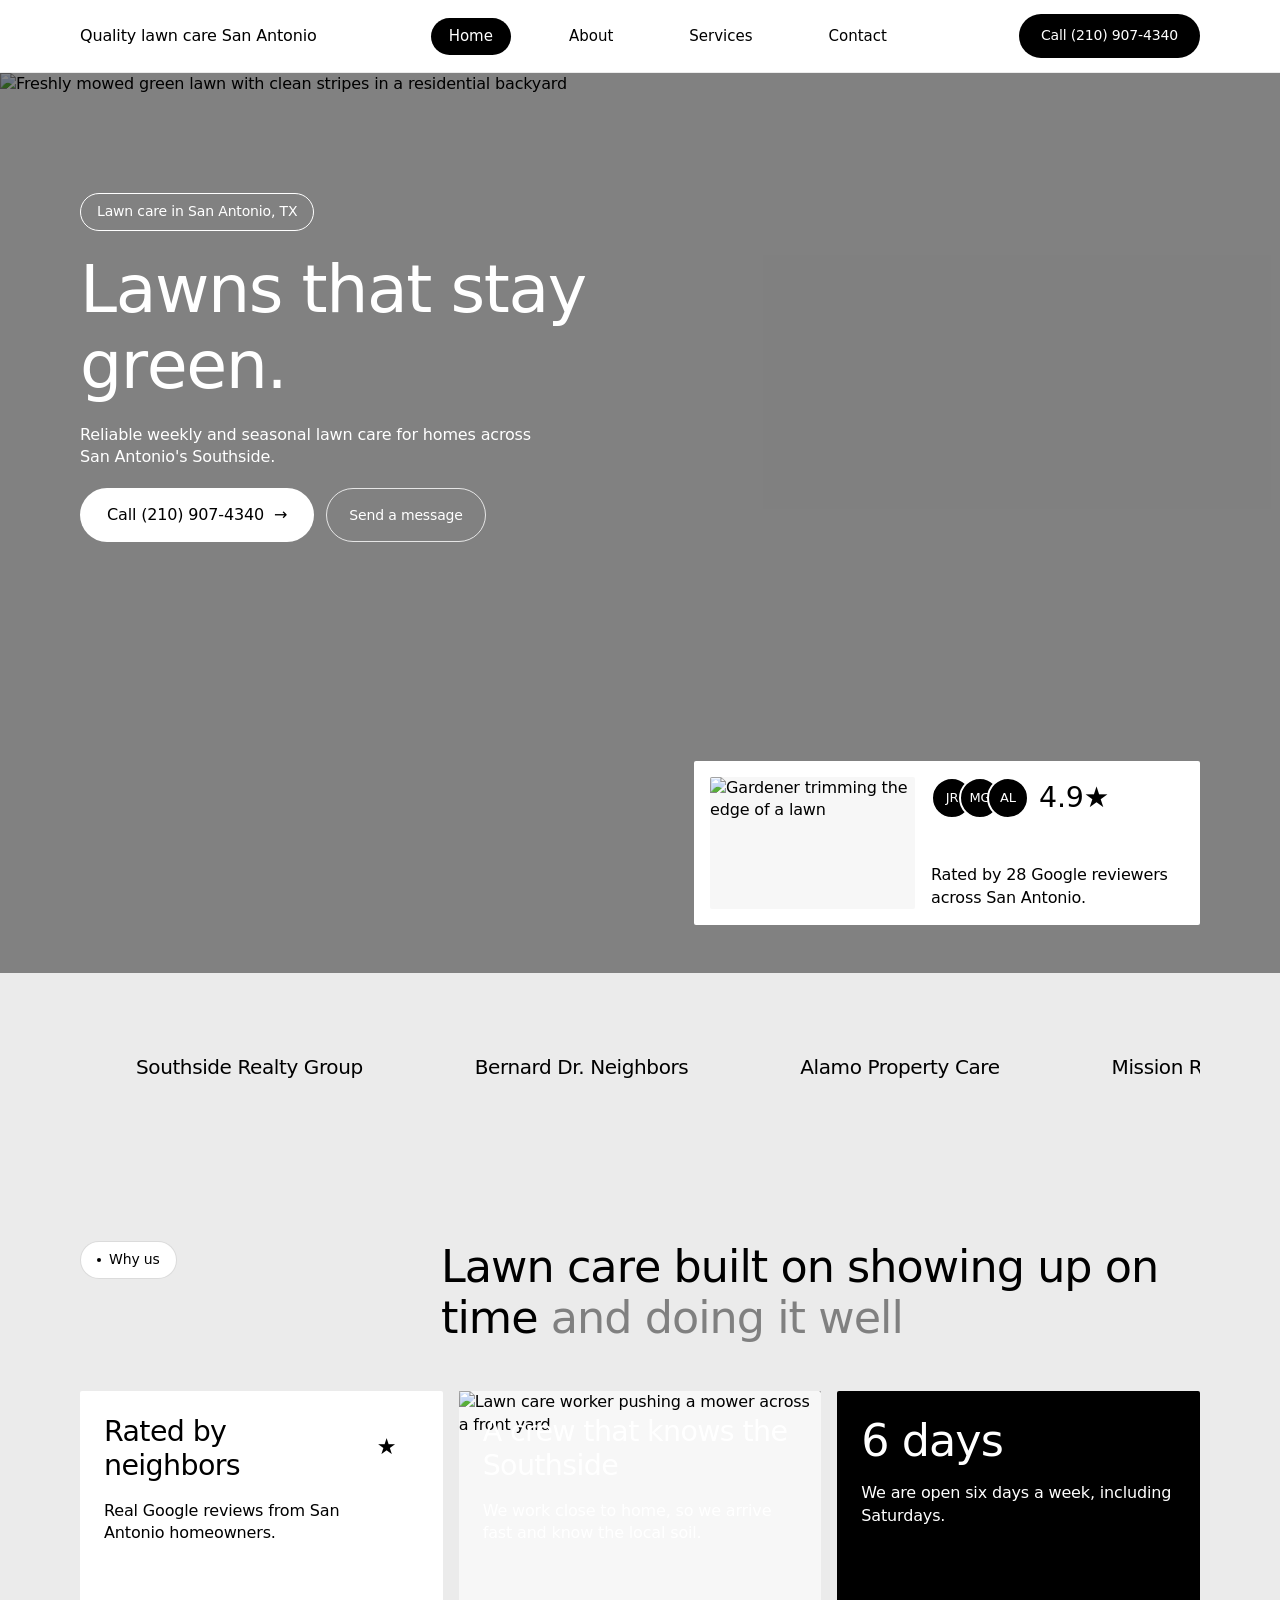
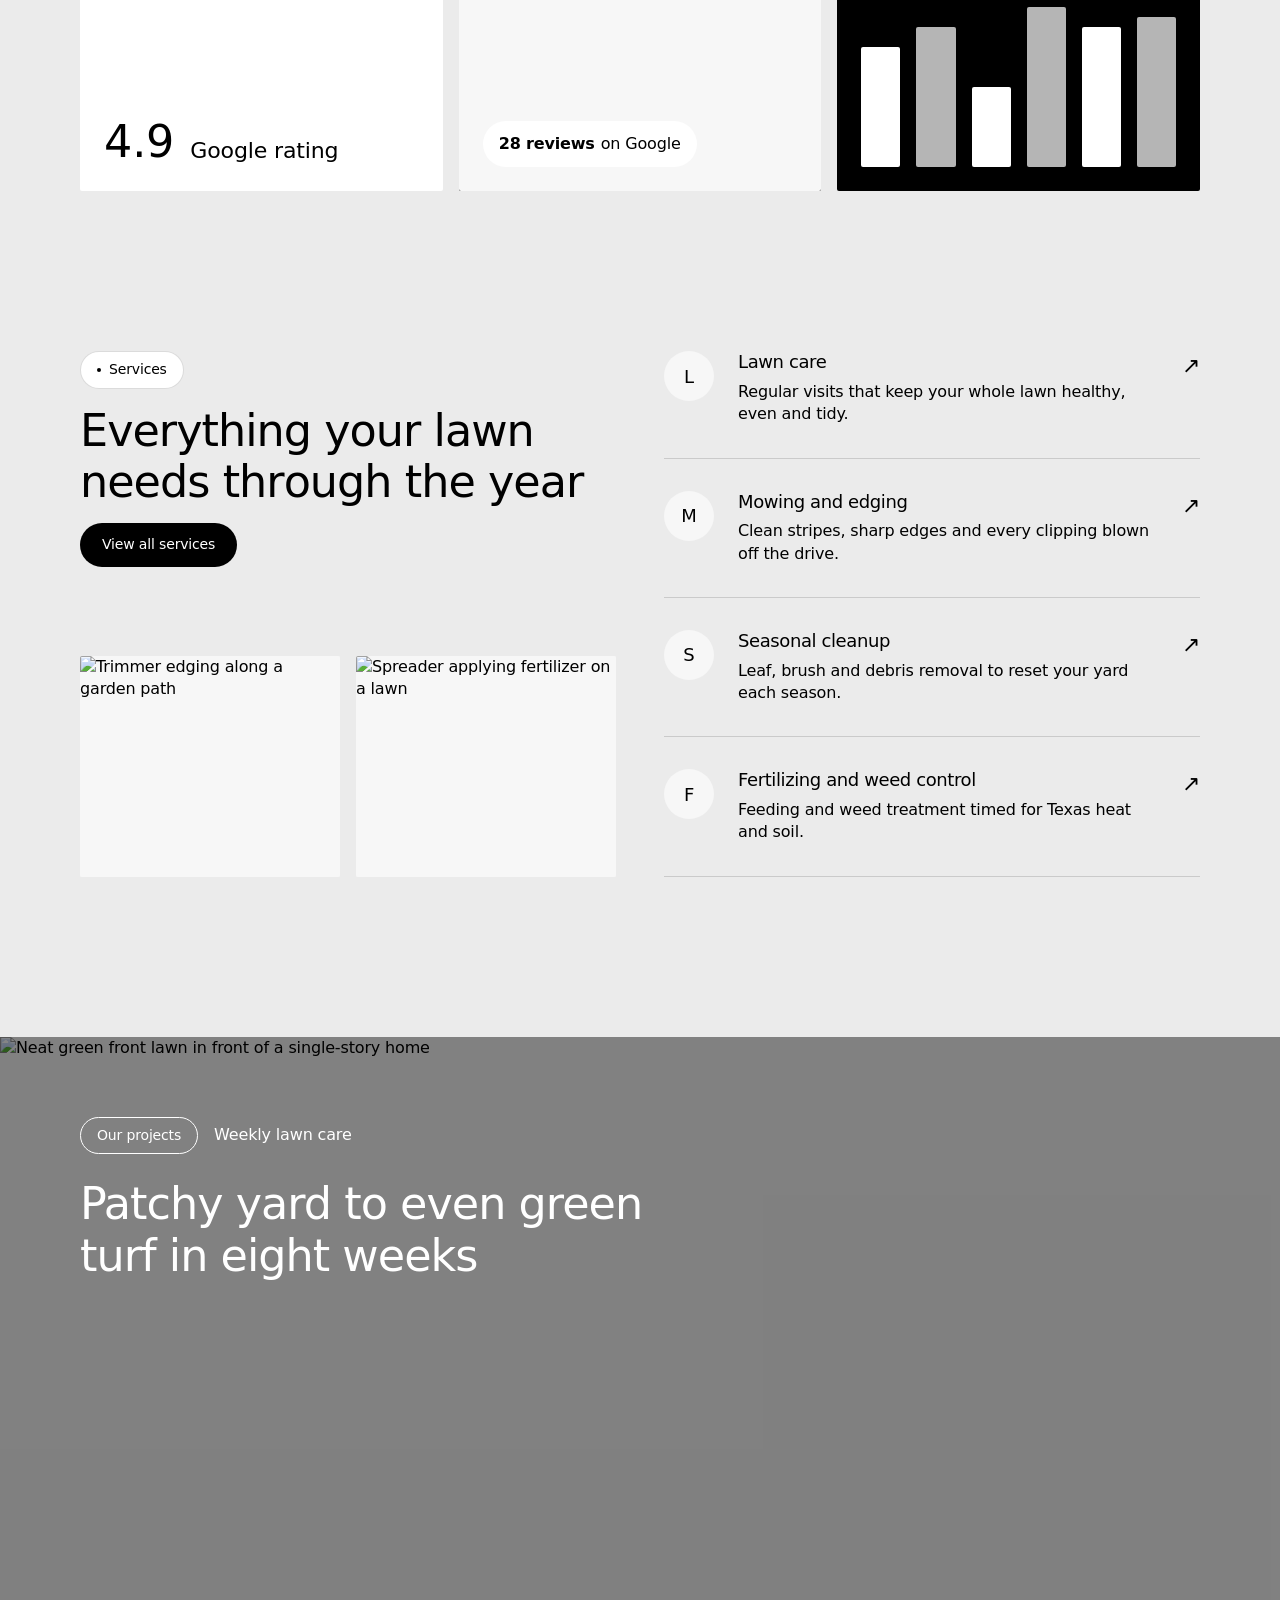
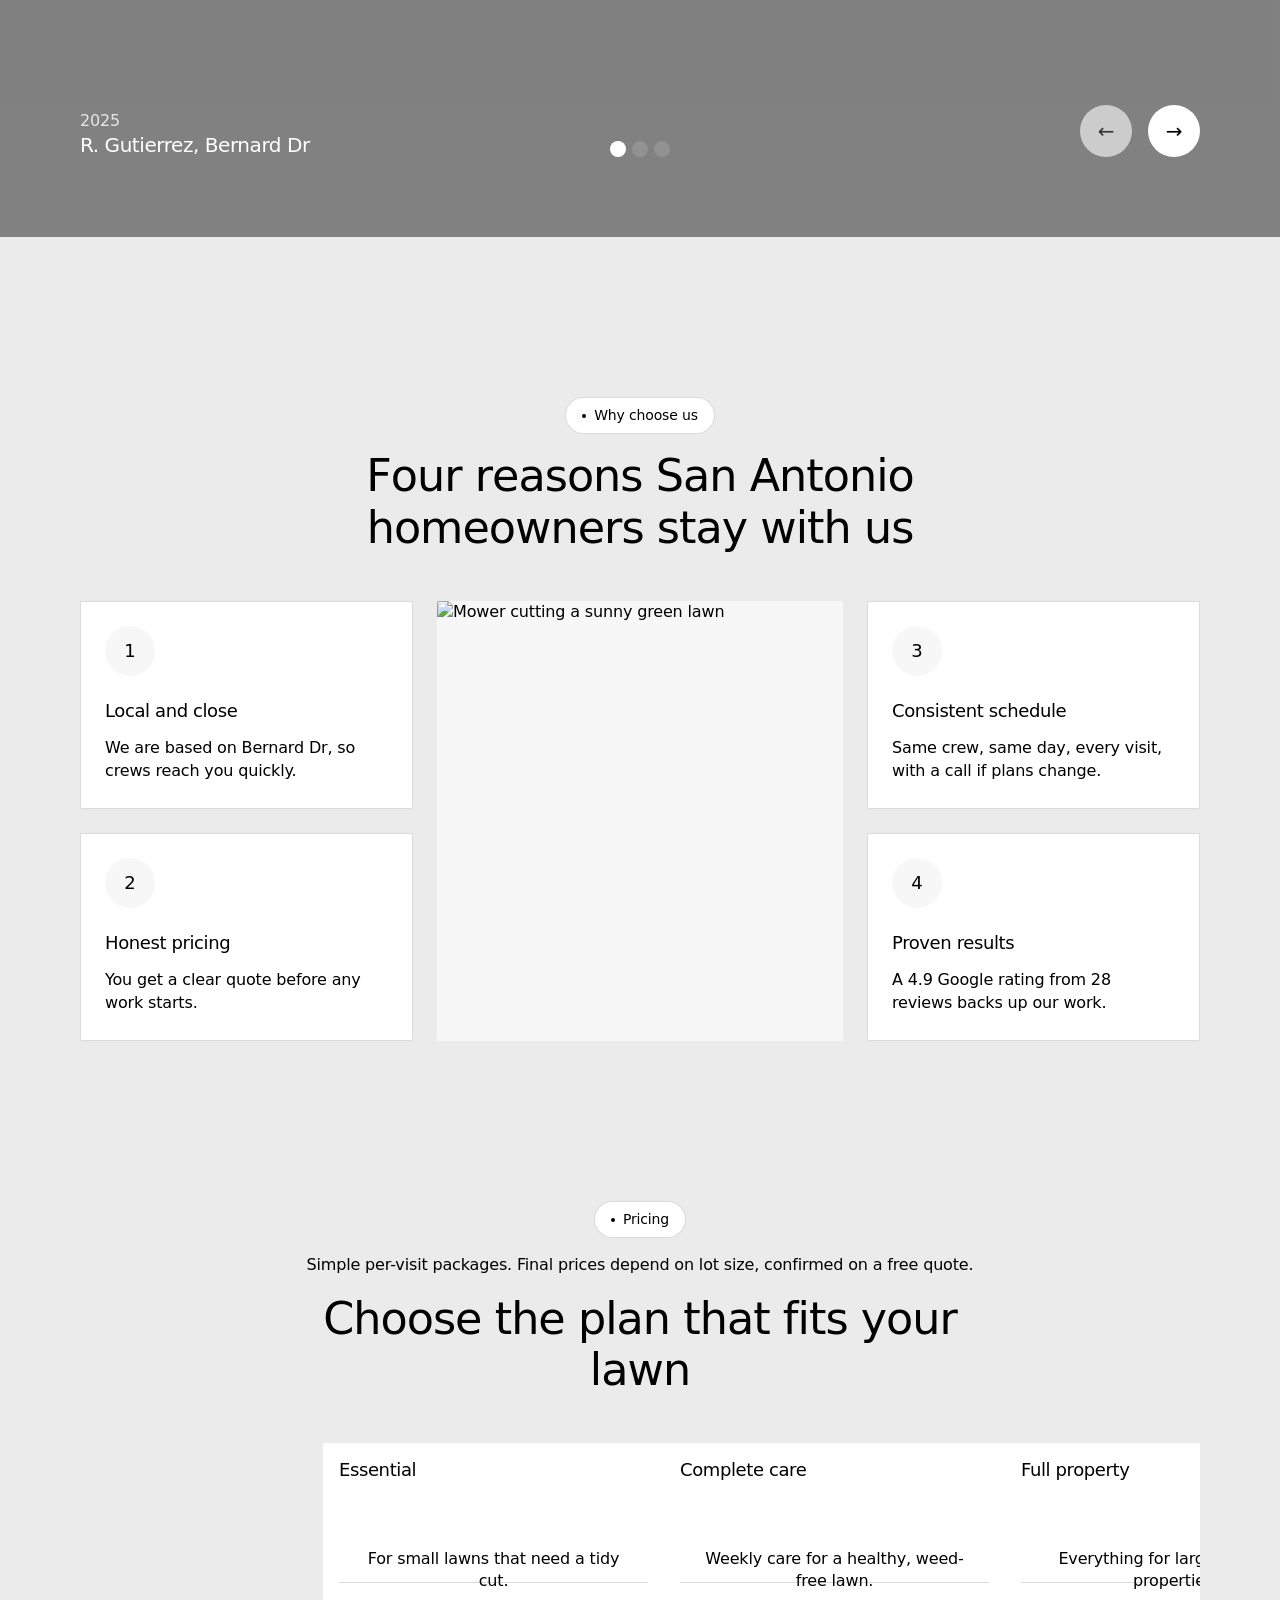
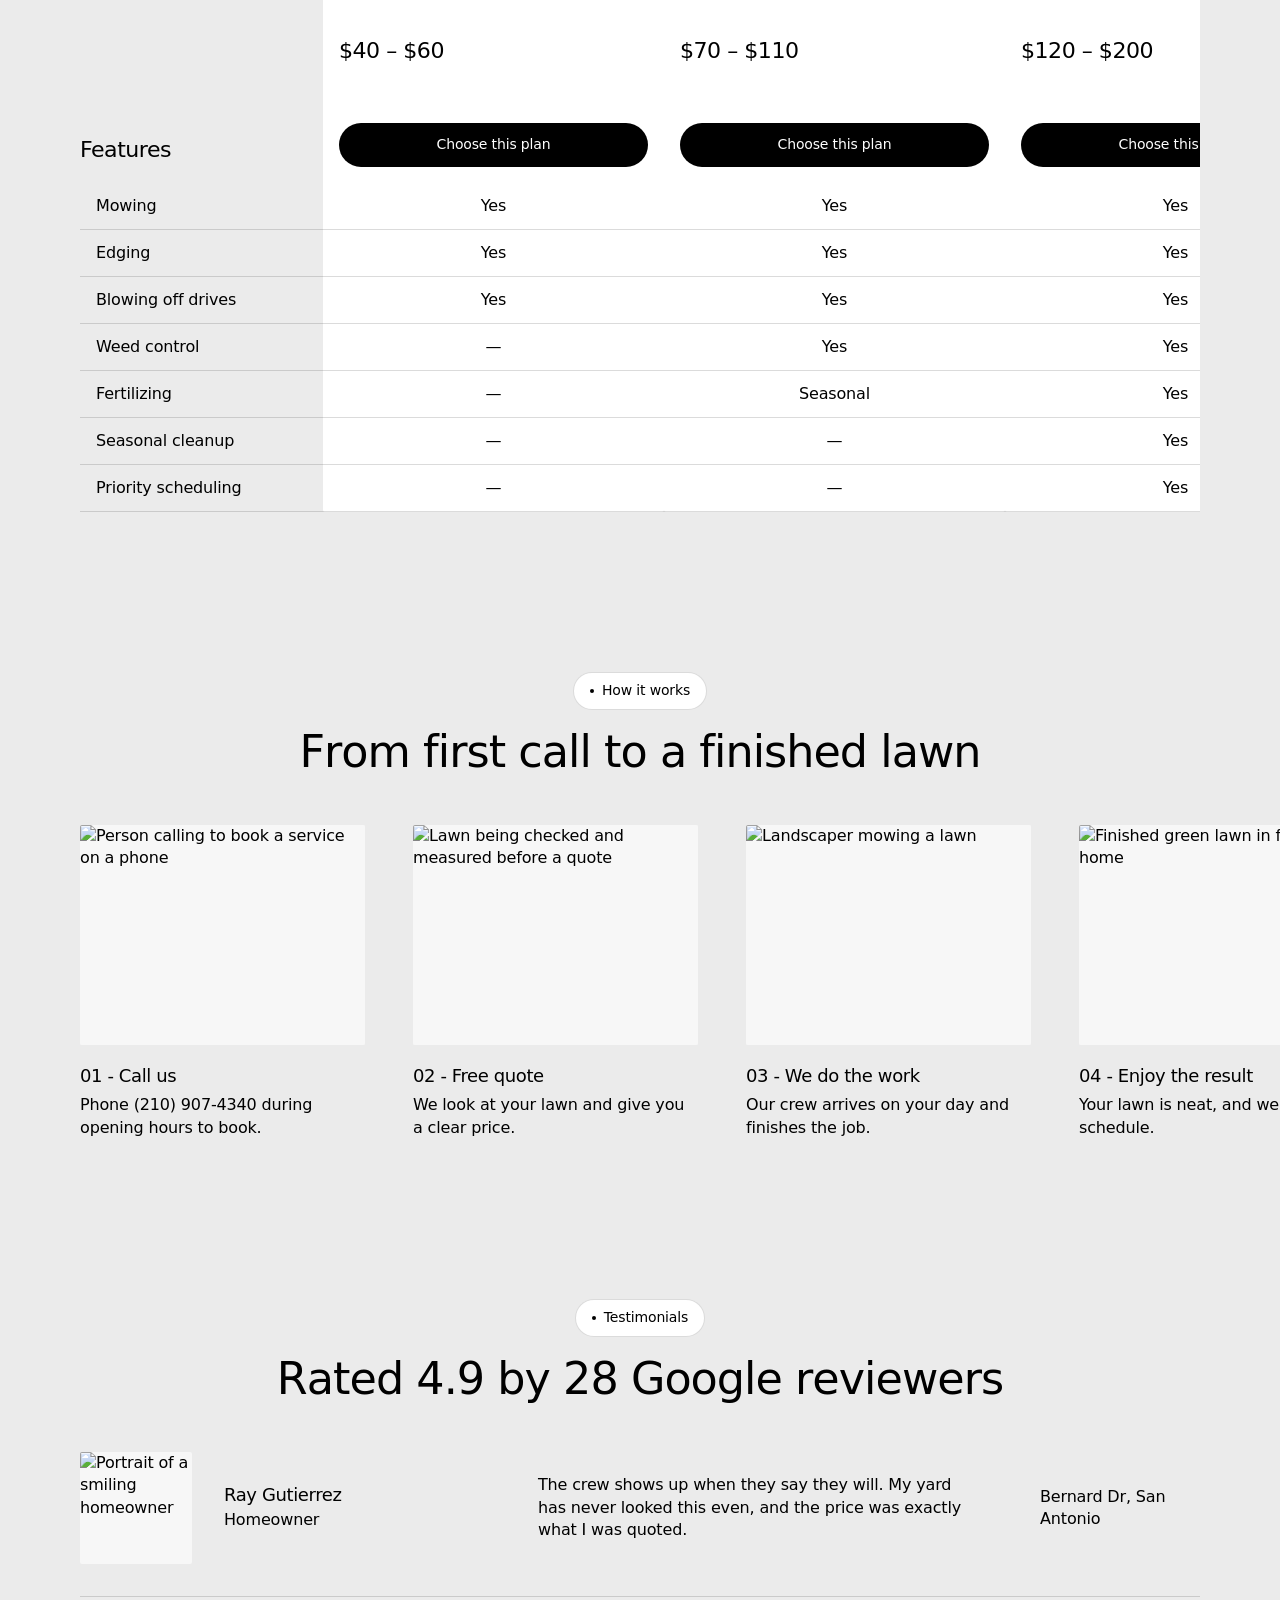
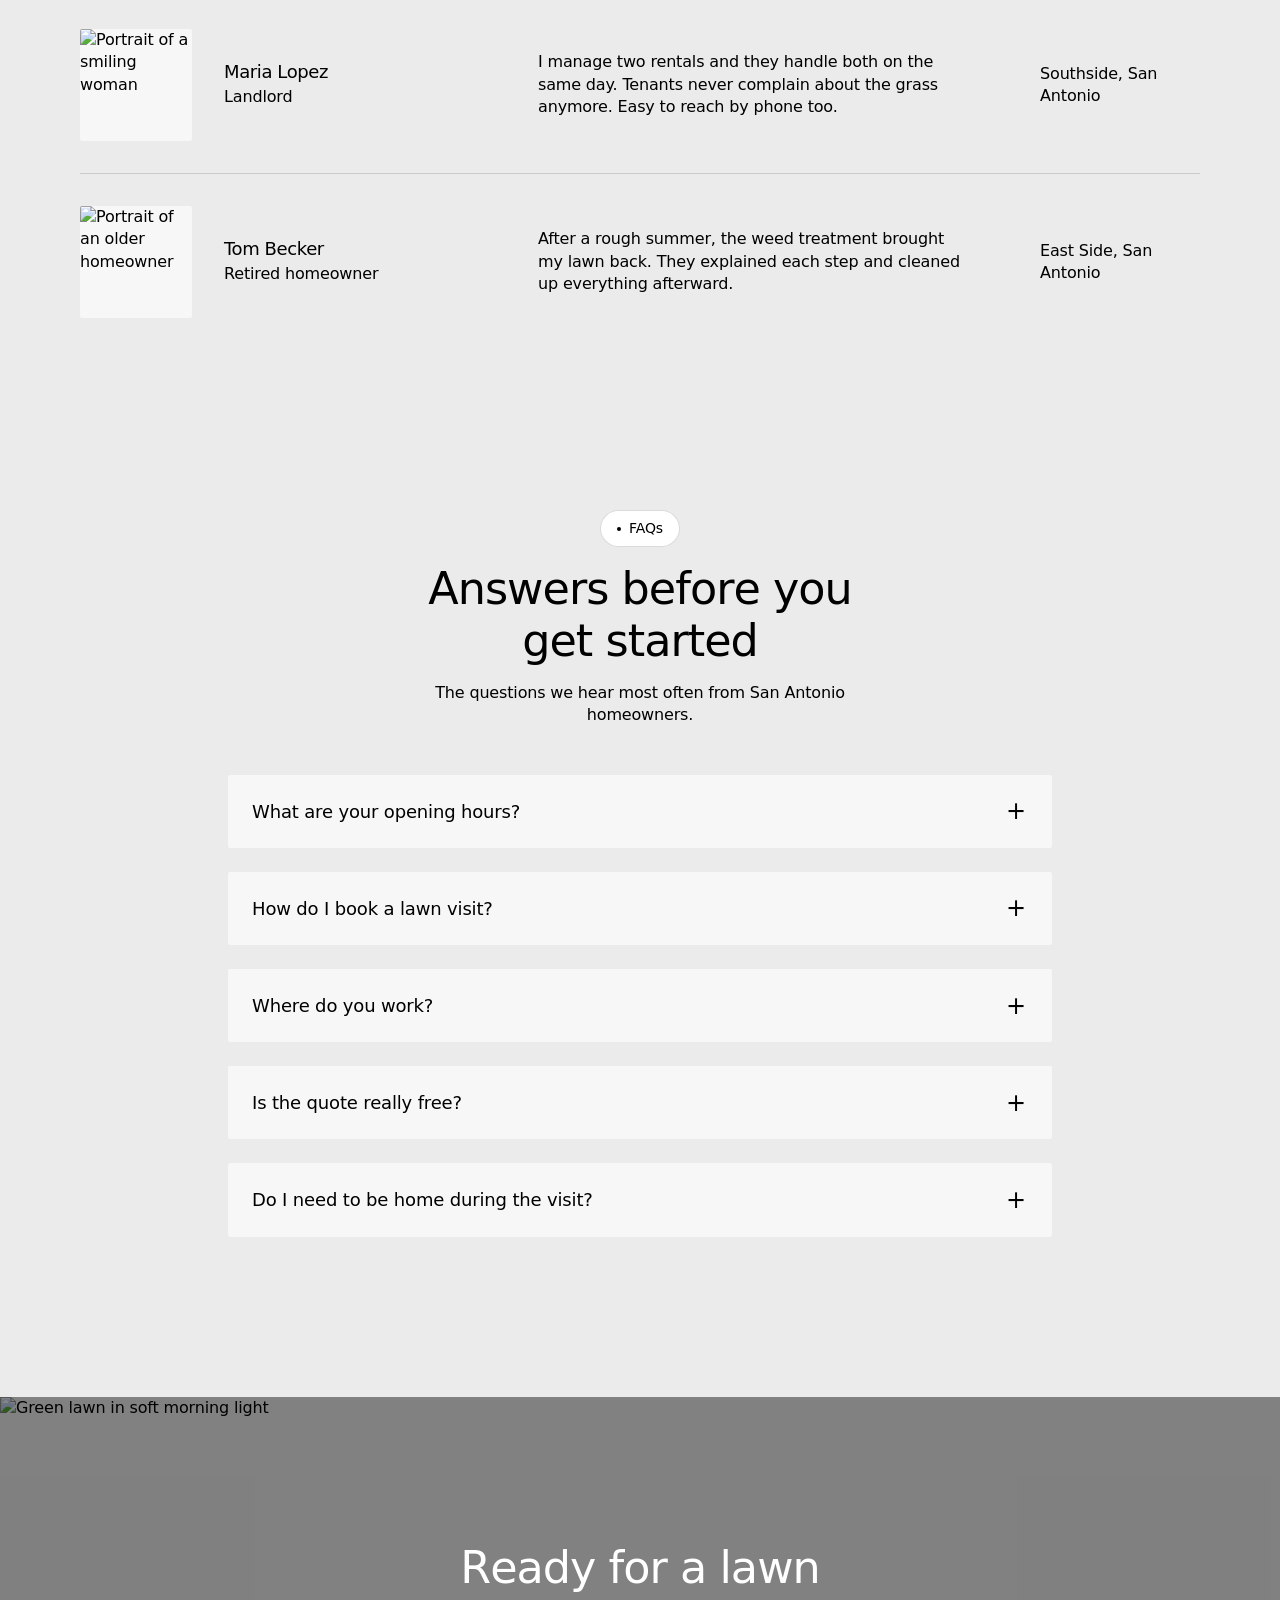
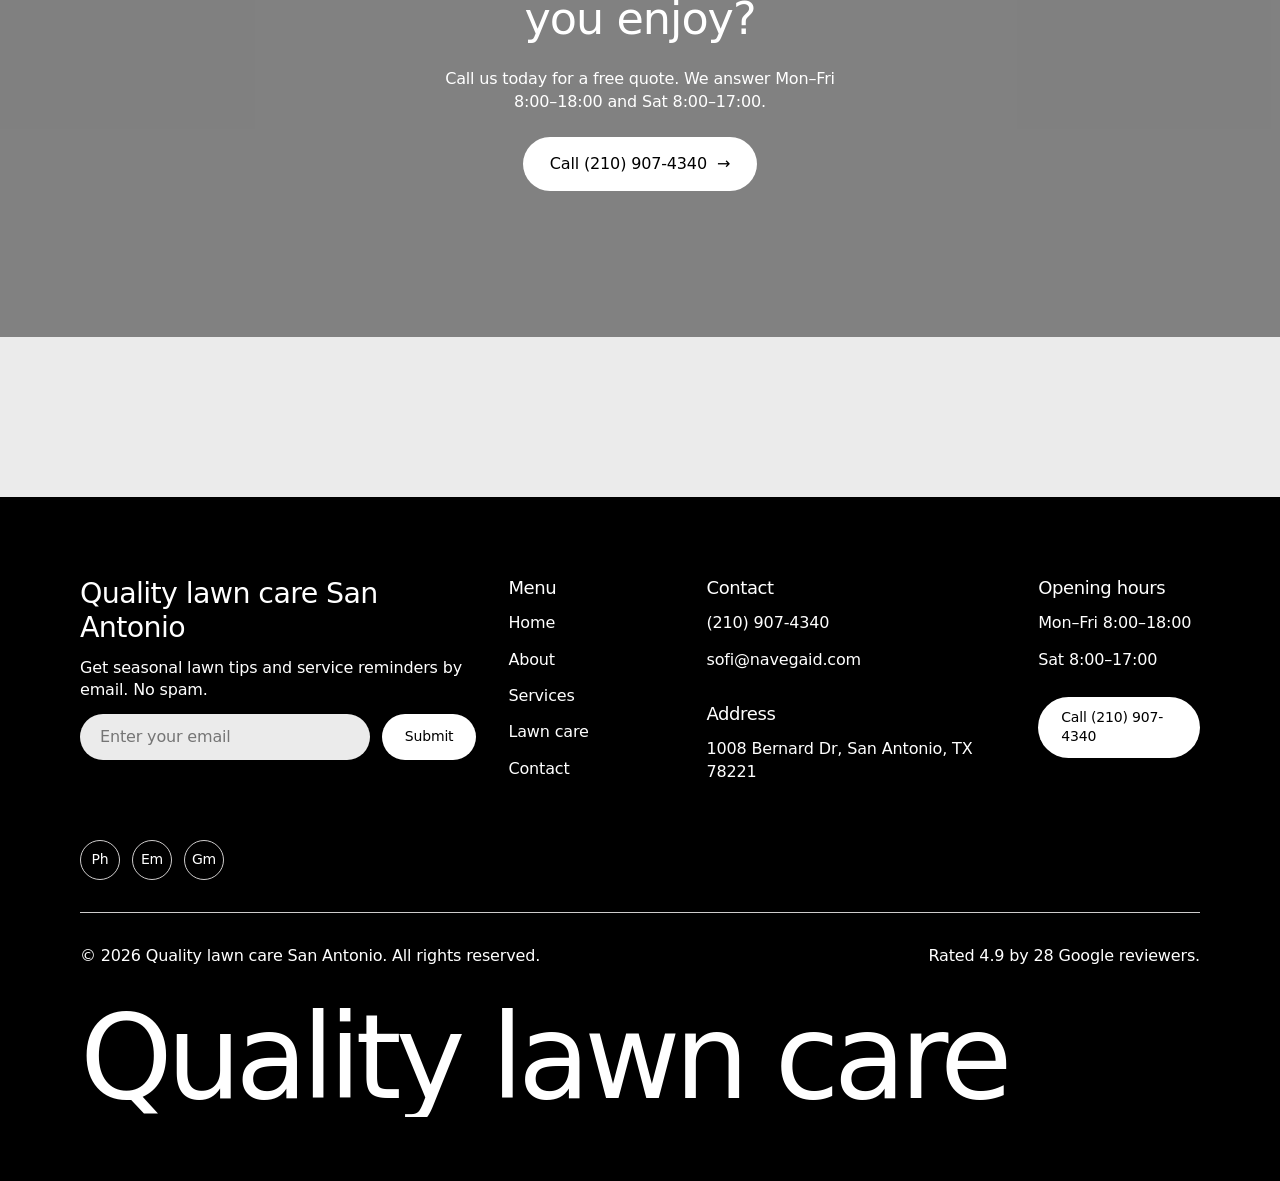
<file: quality-lawn-care-san-antonio-san-antonio/index.html>
<!doctype html>
<html lang="en-US">
<head>
<meta name="robots" content="noindex, nofollow">
<meta charset="utf-8">
<meta name="viewport" content="width=device-width, initial-scale=1">
<title>Quality lawn care San Antonio | Lawn care in San Antonio, TX</title>
<meta name="description" content="Quality lawn care San Antonio keeps lawns healthy and neat on the Southside. Rated 4.9 by 28 Google reviewers. Call (210) 907-4340 for a free quote.">
<meta name="lead-id" content="L0007">
<link rel="stylesheet" href="styles.css">
<script src="script.js" defer></script>
<script type="application/json" id="build-brief">
{
  "lead_id": "L0007",
  "site_type": "company_profile",
  "template": "COM OUTREACH",
  "style_niche": "homegoods",
  "style_reason": "A calm, factual, clean look suits a trusted local lawn care service better than an editorial or food style.",
  "language": "en-US", "currency": "USD", "country": "US", "city": "San Antonio",
  "business": {
    "name": "Quality lawn care San Antonio",
    "summary": "A local lawn care service on San Antonio's Southside that keeps residential lawns healthy, neat and on schedule.",
    "audience": "Homeowners, landlords and small property managers in San Antonio, TX",
    "positioning": "Reliable, well-reviewed local lawn care with straight answers and easy phone booking"
  },
  "tone": "Factual, calm and friendly. Short sentences, no hype, no exclamation marks, no superlatives.",
  "primary_cta": { "label": "Call for a free quote", "action": "tel:2109074340", "why": "A phone call is the fastest way to book a lawn visit, and the phone number is the only direct channel besides email." },
  "secondary_cta": { "label": "Send a message", "action": "#contact" },
  "contact": {
    "email": "sofi@navegaid.com",
    "phone": "(210) 907-4340",
    "address": "1008 Bernard Dr, San Antonio, TX 78221",
    "maps": "https://www.google.com/maps/place/?q=place_id:ChIJx3E3kpn5XIYRG2x8zoCWfo4",
    "hours": ["Mon–Fri 8:00–18:00", "Sat 8:00–17:00"]
  },
  "offer": {
    "services": ["Lawn care", "Mowing and edging", "Seasonal cleanup", "Fertilizing and weed control"],
    "products": [],
    "categories": []
  },
  "proof": { "google_rating": 4.9, "review_count": 28 },
  "pages": ["home", "about", "services", "service/lawn-care", "service/mowing-and-edging", "service/seasonal-cleanup", "service/fertilizing-and-weed-control", "contact", "404"],
  "generated_content": [
    "Three extra services (Mowing and edging, Seasonal cleanup, Fertilizing and weed control) so the services pages have the template's four items",
    "Hero tagline, headlines and all section copy",
    "Local partner/community names in the logo marquee",
    "Feature card numbers except the real rating and review count (years, visits)",
    "Three case studies with client initials and results",
    "Four reasons to choose us",
    "Three service packages with prices and the feature table",
    "Four workflow steps",
    "Three testimonials and the people named in them",
    "Five FAQ answers (hours, phone booking and location use CSV data)",
    "About page: metrics other than the rating and review count, vision, mission, timeline, six team members",
    "Service detail copy, benefits, included items and quotes for all four services",
    "Footer social buttons use real phone, email and map links only"
  ]
}
</script>
</head>
<body data-style="homegoods" data-site="company_profile">

<header class="site-header" data-section="header">
  <div class="container">
    <div class="bar">
      <a class="brand" href="#home" aria-label="Quality lawn care San Antonio, home">Quality lawn care San Antonio</a>
      <nav class="main-nav" id="main-nav" aria-label="Main">
        <a href="#home" data-nav="home">Home</a>
        <a href="#about" data-nav="about">About</a>
        <a href="#services" data-nav="services">Services</a>
        <a href="#contact" data-nav="contact">Contact</a>
        <a class="btn btn-primary nav-cta-mobile" href="tel:2109074340">Call (210) 907-4340</a>
      </nav>
      <a class="btn btn-primary nav-cta" href="tel:2109074340">Call (210) 907-4340</a>
      <button class="burger" id="burger" aria-label="Open menu" aria-expanded="false" aria-controls="main-nav"><span></span><span></span><span></span></button>
    </div>
  </div>
</header>

<main id="main">

<!-- ============ HOME ============ -->
<section class="page" data-page="home" id="home">

  <section class="hero" data-section="hero-video">
    <img class="hero-bg" data-pixabay="lawn mowing green grass backyard" data-orientation="horizontal" alt="Freshly mowed green lawn with clean stripes in a residential backyard" width="1440" height="900">
    <div class="hero-shade"></div>
    <div class="container hero-wrap">
      <div class="hero-copy">
        <span class="pill pill-light rv">Lawn care in San Antonio, TX</span>
        <h1 class="h1 split">Lawns that stay green.</h1>
        <p class="p1 rv">Reliable weekly and seasonal lawn care for homes across San Antonio's Southside.</p>
        <div class="hero-actions rv">
          <a class="btn btn-light btn-lg" href="tel:2109074340">Call (210) 907-4340 <span class="ico">→</span></a>
          <a class="btn btn-ghost-light" href="#contact">Send a message</a>
        </div>
      </div>
      <div class="proof-card rv">
        <img data-pixabay="gardener trimming lawn edge" data-orientation="horizontal" alt="Gardener trimming the edge of a lawn" width="205" height="132">
        <div>
          <div class="proof-stat"><div class="avatars" aria-hidden="true"><i>JR</i><i>MG</i><i>AL</i></div><span class="h3">4.9★</span></div>
          <p class="p1">Rated by 28 Google reviewers across San Antonio.</p>
        </div>
      </div>
    </div>
  </section>

  <section class="sec sec-tight" data-section="logo-marquee" aria-label="Neighborhoods and partners we work with">
    <div class="container">
      <div class="marquee">
        <div class="marquee-track">
          <span>Southside Realty Group</span><span>Bernard Dr. Neighbors</span><span>Alamo Property Care</span><span>Mission Rentals</span><span>San Antonio Home Pros</span>
          <span aria-hidden="true">Southside Realty Group</span><span aria-hidden="true">Bernard Dr. Neighbors</span><span aria-hidden="true">Alamo Property Care</span><span aria-hidden="true">Mission Rentals</span><span aria-hidden="true">San Antonio Home Pros</span>
        </div>
      </div>
    </div>
  </section>

  <section class="sec" data-section="feature-cards">
    <div class="container">
      <div class="split-head">
        <span class="label rv"><i></i>Why us</span>
        <h2 class="h2 split">Lawn care built on showing up on time <span class="fade">and doing it well</span></h2>
      </div>
      <div class="feature-grid">
        <article class="fcard fcard-light rv">
          <div class="fcard-top">
            <div><h3 class="h3">Rated by neighbors</h3><p class="p1">Real Google reviews from San Antonio homeowners.</p></div>
            <div class="icon-circle" aria-hidden="true">★</div>
          </div>
          <div class="fcard-bottom"><span class="h2">4.9</span><span class="h4">Google rating</span></div>
        </article>
        <article class="fcard fcard-photo rv">
          <img data-pixabay="lawn care worker mower residential" data-orientation="horizontal" alt="Lawn care worker pushing a mower across a front yard" width="411" height="400">
          <div class="fcard-photo-copy">
            <h3 class="h3 on-dark">A crew that knows the Southside</h3>
            <p class="p1 on-dark">We work close to home, so we arrive fast and know the local soil.</p>
          </div>
          <div class="fcard-pill"><b>28 reviews</b><span>on Google</span></div>
        </article>
        <article class="fcard fcard-accent rv">
          <div><h3 class="h2 on-dark">6 days</h3><p class="p1 on-dark">We are open six days a week, including Saturdays.</p></div>
          <div class="bars" aria-hidden="true"><i style="height:120px"></i><i class="b2" style="height:140px"></i><i style="height:80px"></i><i class="b2" style="height:160px"></i><i style="height:140px"></i><i class="b2" style="height:150px"></i></div>
        </article>
      </div>
    </div>
  </section>

  <section class="sec" data-section="services-showcase">
    <div class="container two-col">
      <div class="col-left">
        <div class="head-stack">
          <span class="label rv"><i></i>Services</span>
          <h2 class="h2 split">Everything your lawn needs through the year</h2>
          <a class="btn btn-primary rv" href="#services">View all services</a>
        </div>
        <div class="img-pair">
          <div class="curtain rv"><img data-pixabay="lawn edging trimmer garden" data-orientation="horizontal" alt="Trimmer edging along a garden path" width="296" height="221"></div>
          <div class="curtain rv"><img data-pixabay="green lawn fertilizer spreader" data-orientation="horizontal" alt="Spreader applying fertilizer on a lawn" width="296" height="221"></div>
        </div>
      </div>
      <div class="col-right">
        <a class="svc-row rv" href="#service/lawn-care"><span class="icon-circle sm" aria-hidden="true">L</span><div><h3 class="h6">Lawn care</h3><p class="p1">Regular visits that keep your whole lawn healthy, even and tidy.</p></div><span class="arr">↗</span></a>
        <a class="svc-row rv" href="#service/mowing-and-edging"><span class="icon-circle sm" aria-hidden="true">M</span><div><h3 class="h6">Mowing and edging</h3><p class="p1">Clean stripes, sharp edges and every clipping blown off the drive.</p></div><span class="arr">↗</span></a>
        <a class="svc-row rv" href="#service/seasonal-cleanup"><span class="icon-circle sm" aria-hidden="true">S</span><div><h3 class="h6">Seasonal cleanup</h3><p class="p1">Leaf, brush and debris removal to reset your yard each season.</p></div><span class="arr">↗</span></a>
        <a class="svc-row rv" href="#service/fertilizing-and-weed-control"><span class="icon-circle sm" aria-hidden="true">F</span><div><h3 class="h6">Fertilizing and weed control</h3><p class="p1">Feeding and weed treatment timed for Texas heat and soil.</p></div><span class="arr">↗</span></a>
      </div>
    </div>
  </section>

  <section class="slider-sec" data-section="project-slider" aria-roledescription="carousel" aria-label="Recent projects">
    <div class="slides" id="slides">
      <article class="slide active">
        <img data-pixabay="residential front lawn green house" data-orientation="horizontal" alt="Neat green front lawn in front of a single-story home" width="1440" height="800">
        <div class="slide-shade"></div>
        <div class="container slide-inner">
          <div><div class="slide-tags"><span class="pill pill-light">Our projects</span><span class="p1 on-dark">Weekly lawn care</span></div><h2 class="h2 on-dark">Patchy yard to even green turf in eight weeks</h2></div>
          <div><p class="p1 on-dark dim">2025</p><h3 class="h5 on-dark">R. Gutierrez, Bernard Dr</h3></div>
        </div>
      </article>
      <article class="slide">
        <img data-pixabay="backyard cleanup leaves garden" data-orientation="horizontal" alt="Backyard cleared of leaves and brush after a seasonal cleanup" width="1440" height="800">
        <div class="slide-shade"></div>
        <div class="container slide-inner">
          <div><div class="slide-tags"><span class="pill pill-light">Our projects</span><span class="p1 on-dark">Seasonal cleanup</span></div><h2 class="h2 on-dark">Overgrown rental yard cleared in one day</h2></div>
          <div><p class="p1 on-dark dim">2025</p><h3 class="h5 on-dark">Mission Rentals</h3></div>
        </div>
      </article>
      <article class="slide">
        <img data-pixabay="weed free lawn grass closeup" data-orientation="horizontal" alt="Close view of thick weed-free lawn grass" width="1440" height="800">
        <div class="slide-shade"></div>
        <div class="container slide-inner">
          <div><div class="slide-tags"><span class="pill pill-light">Our projects</span><span class="p1 on-dark">Weed control</span></div><h2 class="h2 on-dark">Weeds gone and thicker grass by summer</h2></div>
          <div><p class="p1 on-dark dim">2024</p><h3 class="h5 on-dark">A. Lopez, Southside</h3></div>
        </div>
      </article>
    </div>
    <button class="arrow arrow-prev" id="prev" aria-label="Previous project">←</button>
    <button class="arrow arrow-next" id="next" aria-label="Next project">→</button>
    <div class="dots" id="dots"></div>
  </section>

  <section class="sec" data-section="value-video">
    <div class="container">
      <div class="center-head">
        <span class="label rv"><i></i>Why choose us</span>
        <h2 class="h2 center split">Four reasons San Antonio homeowners stay with us</h2>
      </div>
      <div class="value-grid">
        <article class="vcard rv"><span class="icon-circle sm" aria-hidden="true">1</span><h3 class="h6">Local and close</h3><p class="p1">We are based on Bernard Dr, so crews reach you quickly.</p></article>
        <article class="vcard rv"><span class="icon-circle sm" aria-hidden="true">2</span><h3 class="h6">Honest pricing</h3><p class="p1">You get a clear quote before any work starts.</p></article>
        <div class="vvideo rv"><img data-pixabay="lawn mower green grass sunny" data-orientation="vertical" alt="Mower cutting a sunny green lawn" width="406" height="440"></div>
        <article class="vcard rv"><span class="icon-circle sm" aria-hidden="true">3</span><h3 class="h6">Consistent schedule</h3><p class="p1">Same crew, same day, every visit, with a call if plans change.</p></article>
        <article class="vcard rv"><span class="icon-circle sm" aria-hidden="true">4</span><h3 class="h6">Proven results</h3><p class="p1">A 4.9 Google rating from 28 reviews backs up our work.</p></article>
      </div>
    </div>
  </section>

  <section class="sec" data-section="pricing-table">
    <div class="container">
      <div class="center-head">
        <span class="label rv"><i></i>Pricing</span>
        <p class="p1 center rv">Simple per-visit packages. Final prices depend on lot size, confirmed on a free quote.</p>
        <h2 class="h2 center split">Choose the plan that fits your lawn</h2>
      </div>
      <div class="price-scroll rv">
        <div class="price-table">
          <div class="pcol pfeat">
            <h3 class="h4">Features</h3>
            <p>Mowing</p><p>Edging</p><p>Blowing off drives</p><p>Weed control</p><p>Fertilizing</p><p>Seasonal cleanup</p><p>Priority scheduling</p>
          </div>
          <div class="pcol">
            <div class="phead"><h4 class="h6">Essential</h4><p class="p1">For small lawns that need a tidy cut.</p><h5 class="h4">$40 – $60</h5><a class="btn btn-primary btn-block" href="#contact">Choose this plan</a></div>
            <p>Yes</p><p>Yes</p><p>Yes</p><p>—</p><p>—</p><p>—</p><p>—</p>
          </div>
          <div class="pcol">
            <div class="phead"><h4 class="h6">Complete care</h4><p class="p1">Weekly care for a healthy, weed-free lawn.</p><h5 class="h4">$70 – $110</h5><a class="btn btn-primary btn-block" href="#contact">Choose this plan</a></div>
            <p>Yes</p><p>Yes</p><p>Yes</p><p>Yes</p><p>Seasonal</p><p>—</p><p>—</p>
          </div>
          <div class="pcol">
            <div class="phead"><h4 class="h6">Full property</h4><p class="p1">Everything for larger or rental properties.</p><h5 class="h4">$120 – $200</h5><a class="btn btn-primary btn-block" href="#contact">Choose this plan</a></div>
            <p>Yes</p><p>Yes</p><p>Yes</p><p>Yes</p><p>Yes</p><p>Yes</p><p>Yes</p>
          </div>
        </div>
      </div>
    </div>
  </section>

  <section class="sec" data-section="workflow-steps">
    <div class="container">
      <div class="center-head">
        <span class="label rv"><i></i>How it works</span>
        <h2 class="h2 center split">From first call to a finished lawn</h2>
      </div>
      <div class="steps">
        <article class="step rv"><div class="curtain"><img data-pixabay="phone call customer service" data-orientation="horizontal" alt="Person calling to book a service on a phone" width="285" height="220"></div><h3 class="h6">01 - Call us</h3><p class="p1">Phone (210) 907-4340 during opening hours to book.</p></article>
        <article class="step rv"><div class="curtain"><img data-pixabay="yard measuring lawn inspection" data-orientation="horizontal" alt="Lawn being checked and measured before a quote" width="285" height="220"></div><h3 class="h6">02 - Free quote</h3><p class="p1">We look at your lawn and give you a clear price.</p></article>
        <article class="step rv"><div class="curtain"><img data-pixabay="lawn mowing landscaper working" data-orientation="horizontal" alt="Landscaper mowing a lawn" width="285" height="220"></div><h3 class="h6">03 - We do the work</h3><p class="p1">Our crew arrives on your day and finishes the job.</p></article>
        <article class="step rv"><div class="curtain"><img data-pixabay="beautiful green garden lawn house" data-orientation="horizontal" alt="Finished green lawn in front of a home" width="285" height="220"></div><h3 class="h6">04 - Enjoy the result</h3><p class="p1">Your lawn is neat, and we return on schedule.</p></article>
      </div>
    </div>
  </section>

  <section class="sec" data-section="testimonial-list">
    <div class="container">
      <div class="center-head">
        <span class="label rv"><i></i>Testimonials</span>
        <h2 class="h2 center split">Rated 4.9 by 28 Google reviewers</h2>
      </div>
      <div class="tlist">
        <article class="titem rv">
          <div class="tclient"><img data-pixabay="friendly man portrait smiling" data-orientation="vertical" alt="Portrait of a smiling homeowner" width="112" height="112"><div><h3 class="h6">Ray Gutierrez</h3><p class="p1">Homeowner</p></div></div>
          <p class="p1 tquote">The crew shows up when they say they will. My yard has never looked this even, and the price was exactly what I was quoted.</p>
          <p class="p1 tloc">Bernard Dr, San Antonio</p>
        </article>
        <article class="titem rv">
          <div class="tclient"><img data-pixabay="woman portrait smiling outdoors" data-orientation="vertical" alt="Portrait of a smiling woman" width="112" height="112"><div><h3 class="h6">Maria Lopez</h3><p class="p1">Landlord</p></div></div>
          <p class="p1 tquote">I manage two rentals and they handle both on the same day. Tenants never complain about the grass anymore. Easy to reach by phone too.</p>
          <p class="p1 tloc">Southside, San Antonio</p>
        </article>
        <article class="titem rv last">
          <div class="tclient"><img data-pixabay="older man portrait friendly" data-orientation="vertical" alt="Portrait of an older homeowner" width="112" height="112"><div><h3 class="h6">Tom Becker</h3><p class="p1">Retired homeowner</p></div></div>
          <p class="p1 tquote">After a rough summer, the weed treatment brought my lawn back. They explained each step and cleaned up everything afterward.</p>
          <p class="p1 tloc">East Side, San Antonio</p>
        </article>
      </div>
    </div>
  </section>

  <section class="sec" data-section="faq-list">
    <div class="container">
      <div class="center-head narrow">
        <span class="label rv"><i></i>FAQs</span>
        <h2 class="h2 center split">Answers before you get started</h2>
        <p class="p1 center rv">The questions we hear most often from San Antonio homeowners.</p>
      </div>
      <div class="faq-list" data-faq>
        <div class="faq-item rv"><button class="faq-q" aria-expanded="false"><span class="h6">What are your opening hours?</span><span class="faq-ico" aria-hidden="true">+</span></button><div class="faq-a"><p class="p1">We are open Mon–Fri 8:00–18:00 and Sat 8:00–17:00. Call (210) 907-4340 in those hours and we will answer your questions.</p></div></div>
        <div class="faq-item rv"><button class="faq-q" aria-expanded="false"><span class="h6">How do I book a lawn visit?</span><span class="faq-ico" aria-hidden="true">+</span></button><div class="faq-a"><p class="p1">The quickest way is to phone (210) 907-4340. You can also use the contact form or email sofi@navegaid.com and we will reply the same working day.</p></div></div>
        <div class="faq-item rv"><button class="faq-q" aria-expanded="false"><span class="h6">Where do you work?</span><span class="faq-ico" aria-hidden="true">+</span></button><div class="faq-a"><p class="p1">We are based at 1008 Bernard Dr, San Antonio, TX 78221, and serve homes across the Southside and nearby San Antonio neighborhoods.</p></div></div>
        <div class="faq-item rv"><button class="faq-q" aria-expanded="false"><span class="h6">Is the quote really free?</span><span class="faq-ico" aria-hidden="true">+</span></button><div class="faq-a"><p class="p1">Yes. We look at your lawn, agree the scope with you and give a clear per-visit price before any work begins.</p></div></div>
        <div class="faq-item rv"><button class="faq-q" aria-expanded="false"><span class="h6">Do I need to be home during the visit?</span><span class="faq-ico" aria-hidden="true">+</span></button><div class="faq-a"><p class="p1">No. As long as our crew can reach the lawn, we can finish the work while you are out and send a quick message afterward.</p></div></div>
      </div>
    </div>
  </section>

  <section class="cta-banner" data-section="cta-banner">
    <img class="cta-bg" data-pixabay="green lawn sunrise garden" data-orientation="horizontal" alt="Green lawn in soft morning light" width="1440" height="540">
    <div class="cta-shade"></div>
    <div class="container cta-inner">
      <h2 class="h2 on-dark center split">Ready for a lawn you enjoy?</h2>
      <p class="p1 on-dark center rv">Call us today for a free quote. We answer Mon–Fri 8:00–18:00 and Sat 8:00–17:00.</p>
      <a class="btn btn-light btn-lg rv" href="tel:2109074340">Call (210) 907-4340 <span class="ico">→</span></a>
    </div>
  </section>
</section>

<!-- ============ ABOUT ============ -->
<section class="page" data-page="about" id="about" hidden>
  <section class="sec top" data-section="page-top">
    <div class="container">
      <div class="page-head">
        <h1 class="h1 center split">Local lawn care you can count on</h1>
        <p class="p1 center rv">We are a San Antonio lawn care team that keeps yards healthy and neat, one visit at a time.</p>
      </div>
      <div class="banner curtain rv"><img data-pixabay="lawn care team garden" data-orientation="horizontal" alt="Lawn care team working in a green garden" width="1265" height="480"></div>
    </div>
  </section>

  <section class="sec" data-section="key-metrics">
    <div class="container metrics">
      <div class="metric rv"><h2 class="h2 center">4.9</h2><p class="p1 center">Google rating</p></div>
      <div class="metric rv"><h2 class="h2 center">28</h2><p class="p1 center">Google reviews</p></div>
      <div class="metric rv"><h2 class="h2 center">6</h2><p class="p1 center">Days open each week</p></div>
      <div class="metric rv"><h2 class="h2 center">500+</h2><p class="p1 center">Lawn visits completed</p></div>
    </div>
  </section>

  <section class="sec" data-section="journey-video">
    <div class="container two-col even">
      <div class="jimg"><img data-pixabay="lawn mower worker backyard" data-orientation="vertical" alt="Crew member mowing a backyard lawn" width="609" height="540"></div>
      <div class="head-stack">
        <span class="label rv"><i></i>Our journey</span>
        <h2 class="h2 split">Healthy lawns, fair prices, honest service</h2>
        <p class="p1 rv">We started with one mower and a simple goal: treat every lawn like our own. Today we care for homes across the Southside.</p>
        <div class="vm rv"><span class="icon-circle" aria-hidden="true">V</span><div><h3 class="h6">Vision</h3><p class="p1">A neighborhood where every yard is something its owners enjoy.</p></div></div>
        <div class="vm rv"><span class="icon-circle" aria-hidden="true">M</span><div><h3 class="h6">Mission</h3><p class="p1">Deliver reliable, fairly priced lawn care with clear communication.</p></div></div>
      </div>
    </div>
  </section>

  <section class="sec" data-section="milestone-timeline">
    <div class="container two-col timeline-wrap">
      <div class="head-stack sticky">
        <span class="label rv"><i></i>Milestones</span>
        <h2 class="h2 split">How we have grown over the years</h2>
        <p class="p1 rv">A few moments that shaped how we work today.</p>
      </div>
      <ol class="timeline">
        <li class="rv"><span class="bullet"></span><div class="tcard"><h3 class="h3 mute">2015</h3><h4 class="h5">First customers</h4><p class="p1">We started with a handful of lawns on Bernard Dr and nearby streets.</p></div></li>
        <li class="rv"><span class="bullet"></span><div class="tcard"><h3 class="h3 mute">2018</h3><h4 class="h5">A second crew</h4><p class="p1">Demand grew, so we added a second crew and Saturday hours.</p></div></li>
        <li class="rv"><span class="bullet"></span><div class="tcard"><h3 class="h3 mute">2021</h3><h4 class="h5">Seasonal programs</h4><p class="p1">We introduced fertilizing, weed control and cleanup plans.</p></div></li>
        <li class="rv"><span class="bullet"></span><div class="tcard"><h3 class="h3 mute">2025</h3><h4 class="h5">4.9 on Google</h4><p class="p1">Our customers' reviews gave us a 4.9 rating across 28 reviews.</p></div></li>
      </ol>
    </div>
  </section>

  <section class="sec" data-section="team-grid">
    <div class="container">
      <div class="center-head">
        <span class="label rv"><i></i>Our team</span>
        <h2 class="h2 center split">Meet the team</h2>
        <p class="p1 center rv">The people who look after your lawn.</p>
      </div>
      <div class="team">
        <article class="member rv"><div class="curtain"><img data-pixabay="man portrait outdoors work" data-orientation="vertical" alt="Portrait of Daniel Reyes" width="406" height="400"></div><h3 class="h6 center">Daniel Reyes</h3><p class="p1 center">Owner</p></article>
        <article class="member rv"><div class="curtain"><img data-pixabay="woman portrait office smiling" data-orientation="vertical" alt="Portrait of Sofia Martinez" width="406" height="400"></div><h3 class="h6 center">Sofia Martinez</h3><p class="p1 center">Office manager</p></article>
        <article class="member rv"><div class="curtain"><img data-pixabay="landscaper portrait man" data-orientation="vertical" alt="Portrait of Luis Herrera" width="406" height="400"></div><h3 class="h6 center">Luis Herrera</h3><p class="p1 center">Crew lead</p></article>
        <article class="member rv"><div class="curtain"><img data-pixabay="gardener portrait young man" data-orientation="vertical" alt="Portrait of Carlos Vega" width="406" height="400"></div><h3 class="h6 center">Carlos Vega</h3><p class="p1 center">Lawn technician</p></article>
        <article class="member rv"><div class="curtain"><img data-pixabay="woman portrait outdoors garden" data-orientation="vertical" alt="Portrait of Ana Torres" width="406" height="400"></div><h3 class="h6 center">Ana Torres</h3><p class="p1 center">Turf specialist</p></article>
        <article class="member rv"><div class="curtain"><img data-pixabay="worker portrait smiling hat" data-orientation="vertical" alt="Portrait of Miguel Cruz" width="406" height="400"></div><h3 class="h6 center">Miguel Cruz</h3><p class="p1 center">Equipment manager</p></article>
      </div>
    </div>
  </section>

  <section class="sec" data-section="cta-simple">
    <div class="container cta-simple">
      <h2 class="h2 center split">Ready for a better lawn?</h2>
      <p class="p1 center rv">Call us for a free quote and a plan that fits your yard.</p>
      <a class="btn btn-primary btn-lg rv" href="tel:2109074340">Call (210) 907-4340 <span class="ico">→</span></a>
    </div>
  </section>
</section>

<!-- ============ SERVICES ============ -->
<section class="page" data-page="services" id="services" hidden>
  <section class="sec top" data-section="page-top">
    <div class="container">
      <div class="page-head">
        <h1 class="h1 center split">Lawn services for every season</h1>
        <p class="p1 center rv">From weekly lawn care to a full seasonal reset, we handle the work so your yard stays healthy.</p>
      </div>
      <div class="banner curtain rv"><img data-pixabay="lawn care services garden green" data-orientation="horizontal" alt="Neatly kept green lawn and garden beds" width="1265" height="480"></div>
    </div>
  </section>

  <section class="sec" data-section="services-grid">
    <div class="container">
      <div class="center-head wide">
        <span class="label rv"><i></i>Our services</span>
        <h2 class="h2 center split">Explore our services</h2>
        <p class="p1 center rv">Pick a service to see what is included, or call us to build a plan.</p>
      </div>
      <div class="svc-grid">
        <a class="scard rv" href="#service/lawn-care"><div class="scard-text"><p class="tag">Core service</p><h3 class="h5">Lawn care</h3><p class="p1">Regular visits that keep your whole lawn healthy, even and tidy all year.</p><span class="btn btn-outline">Learn more <span class="ico">↗</span></span></div><div class="scard-img curtain"><img data-pixabay="lawn care green grass mower" data-orientation="horizontal" alt="Mower on a healthy green lawn" width="268" height="272"></div></a>
        <a class="scard rv" href="#service/mowing-and-edging"><div class="scard-text"><p class="tag">Maintenance</p><h3 class="h5">Mowing and edging</h3><p class="p1">Clean cuts, sharp edges and tidy drives after every visit.</p><span class="btn btn-outline">Learn more <span class="ico">↗</span></span></div><div class="scard-img curtain"><img data-pixabay="lawn edging striped lawn" data-orientation="horizontal" alt="Striped lawn with crisp edges" width="268" height="272"></div></a>
        <a class="scard rv" href="#service/seasonal-cleanup"><div class="scard-text"><p class="tag">Seasonal</p><h3 class="h5">Seasonal cleanup</h3><p class="p1">Leaves, brush and debris removed to reset your yard each season.</p><span class="btn btn-outline">Learn more <span class="ico">↗</span></span></div><div class="scard-img curtain"><img data-pixabay="raking leaves yard autumn" data-orientation="horizontal" alt="Person raking leaves in a yard" width="268" height="272"></div></a>
        <a class="scard rv" href="#service/fertilizing-and-weed-control"><div class="scard-text"><p class="tag">Lawn health</p><h3 class="h5">Fertilizing and weed control</h3><p class="p1">Feeding and weed treatment timed for Texas heat and soil.</p><span class="btn btn-outline">Learn more <span class="ico">↗</span></span></div><div class="scard-img curtain"><img data-pixabay="lawn fertilizer weed treatment" data-orientation="horizontal" alt="Lawn being treated for weeds" width="268" height="272"></div></a>
      </div>
    </div>
  </section>

  <section class="sec" data-section="workflow-steps">
    <div class="container">
      <div class="center-head">
        <span class="label rv"><i></i>How it works</span>
        <h2 class="h2 center split">From first call to a finished lawn</h2>
      </div>
      <div class="steps">
        <article class="step rv"><div class="curtain"><img data-pixabay="telephone call booking appointment" data-orientation="horizontal" alt="Customer booking a lawn visit by phone" width="285" height="220"></div><h3 class="h6">01 - Call us</h3><p class="p1">Phone (210) 907-4340 during opening hours to book.</p></article>
        <article class="step rv"><div class="curtain"><img data-pixabay="lawn inspection homeowner garden" data-orientation="horizontal" alt="Lawn inspected with the homeowner" width="285" height="220"></div><h3 class="h6">02 - Free quote</h3><p class="p1">We look at your lawn and give you a clear price.</p></article>
        <article class="step rv"><div class="curtain"><img data-pixabay="lawn mowing crew work" data-orientation="horizontal" alt="Crew mowing a residential lawn" width="285" height="220"></div><h3 class="h6">03 - We do the work</h3><p class="p1">Our crew arrives on your day and finishes the job.</p></article>
        <article class="step rv"><div class="curtain"><img data-pixabay="green lawn house front yard" data-orientation="horizontal" alt="Front yard with a finished green lawn" width="285" height="220"></div><h3 class="h6">04 - Enjoy the result</h3><p class="p1">Your lawn is neat, and we return on schedule.</p></article>
      </div>
    </div>
  </section>

  <section class="sec" data-section="cta-simple">
    <div class="container cta-simple">
      <h2 class="h2 center split">Let us look after your lawn</h2>
      <p class="p1 center rv">Call for a free quote, or send a message and we will reply the same working day.</p>
      <a class="btn btn-primary btn-lg rv" href="tel:2109074340">Call (210) 907-4340 <span class="ico">→</span></a>
    </div>
  </section>
</section>

<!-- service detail pages are generated in script.js into #service-pages from the SERVICES array -->
<div id="service-pages"></div>

<!-- ============ CONTACT ============ -->
<section class="page" data-page="contact" id="contact" hidden>
  <section class="sec top" data-section="contact-form-info">
    <div class="container">
      <div class="page-head">
        <h1 class="h1 center split">Let's talk about your lawn</h1>
        <p class="p1 center rv">Call us, email us or use the form. We reply the same working day, Mon–Fri 8:00–18:00 and Sat 8:00–17:00.</p>
      </div>
      <div class="contact-grid">
        <aside class="info-panel rv">
          <div class="info-head">
            <span class="label label-dark"><i></i>Contact</span>
            <h2 class="h3 on-dark">Contact information</h2>
            <p class="p1 on-dark">Reach out through any of the channels below.</p>
          </div>
          <div class="info-list">
            <a class="citem" href="tel:2109074340"><span class="icon-circle sm" aria-hidden="true">☎</span><div><h3 class="h6 on-dark">Phone</h3><p class="p1 on-dark">(210) 907-4340</p></div></a>
            <a class="citem" href="mailto:sofi@navegaid.com"><span class="icon-circle sm" aria-hidden="true">@</span><div><h3 class="h6 on-dark">Email</h3><p class="p1 on-dark">sofi@navegaid.com</p></div></a>
            <a class="citem" href="https://www.google.com/maps/place/?q=place_id:ChIJx3E3kpn5XIYRG2x8zoCWfo4" target="_blank" rel="noopener"><span class="icon-circle sm" aria-hidden="true">⌖</span><div><h3 class="h6 on-dark">Location</h3><p class="p1 on-dark">1008 Bernard Dr, San Antonio, TX 78221</p></div></a>
          </div>
        </aside>
        <form class="form rv" id="contact-form" novalidate>
          <div class="field"><label for="f-name">Name</label><input id="f-name" name="name" type="text" autocomplete="name" placeholder="Your full name"></div>
          <div class="field-row">
            <div class="field"><label for="f-email">Email address</label><input id="f-email" name="email" type="email" autocomplete="email" placeholder="you@example.com" required></div>
            <div class="field"><label for="f-phone">Phone number</label><input id="f-phone" name="phone" type="tel" autocomplete="tel" placeholder="(210) 000-0000"></div>
          </div>
          <div class="field"><label for="f-subject">Subject</label>
            <select id="f-subject" name="subject"><option>Free quote</option><option>Lawn care</option><option>Mowing and edging</option><option>Seasonal cleanup</option><option>Fertilizing and weed control</option><option>Other question</option></select>
          </div>
          <div class="field"><label for="f-message">Message</label><textarea id="f-message" name="message" rows="4" placeholder="Tell us about your lawn"></textarea></div>
          <button class="btn btn-primary btn-block" type="submit">Send message</button>
          <p class="form-msg" id="form-msg" role="status" aria-live="polite"></p>
        </form>
      </div>
    </div>
  </section>

  <section class="sec" data-section="map-embed">
    <div class="container">
      <div class="map rv">
        <iframe title="Map of 1008 Bernard Dr, San Antonio, TX 78221" loading="lazy" referrerpolicy="no-referrer-when-downgrade" src="https://www.google.com/maps?q=1008+Bernard+Dr,+San+Antonio,+TX+78221&amp;output=embed"></iframe>
      </div>
      <p class="center rv map-link"><a class="btn btn-outline" href="https://www.google.com/maps/place/?q=place_id:ChIJx3E3kpn5XIYRG2x8zoCWfo4" target="_blank" rel="noopener">Get directions <span class="ico">↗</span></a></p>
    </div>
  </section>

  <section class="sec" data-section="faq-list">
    <div class="container">
      <div class="center-head narrow">
        <span class="label rv"><i></i>FAQs</span>
        <h2 class="h2 center split">Answers before you get started</h2>
        <p class="p1 center rv">Quick answers about booking, hours and where we work.</p>
      </div>
      <div class="faq-list" data-faq>
        <div class="faq-item rv"><button class="faq-q" aria-expanded="false"><span class="h6">When can I call you?</span><span class="faq-ico" aria-hidden="true">+</span></button><div class="faq-a"><p class="p1">Call (210) 907-4340 Mon–Fri 8:00–18:00 or Sat 8:00–17:00. Outside those hours, send an email or a message and we will reply the next working day.</p></div></div>
        <div class="faq-item rv"><button class="faq-q" aria-expanded="false"><span class="h6">Where are you located?</span><span class="faq-ico" aria-hidden="true">+</span></button><div class="faq-a"><p class="p1">Our address is 1008 Bernard Dr, San Antonio, TX 78221. Use the directions button above to open it in Google Maps.</p></div></div>
        <div class="faq-item rv"><button class="faq-q" aria-expanded="false"><span class="h6">Which services do you offer?</span><span class="faq-ico" aria-hidden="true">+</span></button><div class="faq-a"><p class="p1">Lawn care is our core service. We also offer mowing and edging, seasonal cleanup, and fertilizing and weed control.</p></div></div>
        <div class="faq-item rv"><button class="faq-q" aria-expanded="false"><span class="h6">How fast will you reply to a message?</span><span class="faq-ico" aria-hidden="true">+</span></button><div class="faq-a"><p class="p1">We reply the same working day to most messages. For the fastest answer, phone us during opening hours.</p></div></div>
        <div class="faq-item rv"><button class="faq-q" aria-expanded="false"><span class="h6">Do you offer a free quote?</span><span class="faq-ico" aria-hidden="true">+</span></button><div class="faq-a"><p class="p1">Yes. Tell us about your lawn and we will give you a clear per-visit price before any work starts.</p></div></div>
      </div>
    </div>
  </section>
</section>

<!-- ============ 404 ============ -->
<section class="page" data-page="404" id="404" hidden>
  <div class="container notfound" data-section="not-found">
    <img data-pixabay="leaf green lawn single" data-orientation="vertical" alt="Single green leaf on grass" width="91" height="114">
    <h1 class="h2 center">Page not found</h1>
    <p class="p1 center">The page you are looking for doesn't exist or has been moved.</p>
    <a class="btn btn-primary" href="#home">Back to home</a>
  </div>
</section>

</main>

<footer class="footer" data-section="footer">
  <div class="container">
    <div class="foot-top">
      <div class="foot-left">
        <div class="foot-news">
          <h2 class="h3 on-dark">Quality lawn care San Antonio</h2>
          <p class="p1 on-dark">Get seasonal lawn tips and service reminders by email. No spam.</p>
          <form class="news-form" id="news-form" novalidate>
            <label class="sr" for="news-email">Email address</label>
            <input id="news-email" type="email" placeholder="Enter your email" required>
            <button class="btn btn-light" type="submit">Submit</button>
          </form>
          <p class="form-msg on-dark" id="news-msg" role="status" aria-live="polite"></p>
        </div>
        <div class="social">
          <a href="tel:2109074340" aria-label="Call us">Ph</a>
          <a href="mailto:sofi@navegaid.com" aria-label="Email us">Em</a>
          <a href="https://www.google.com/maps/place/?q=place_id:ChIJx3E3kpn5XIYRG2x8zoCWfo4" target="_blank" rel="noopener" aria-label="Find us on Google Maps">Gm</a>
        </div>
      </div>
      <div class="foot-right">
        <div class="fcol">
          <h3 class="h6 on-dark">Menu</h3>
          <a href="#home">Home</a><a href="#about">About</a><a href="#services">Services</a><a href="#service/lawn-care">Lawn care</a><a href="#contact">Contact</a>
        </div>
        <div class="fcol">
          <h3 class="h6 on-dark">Contact</h3>
          <a href="tel:2109074340">(210) 907-4340</a>
          <a href="mailto:sofi@navegaid.com">sofi@navegaid.com</a>
          <h3 class="h6 on-dark space">Address</h3>
          <p>1008 Bernard Dr, San Antonio, TX 78221</p>
        </div>
        <div class="fcol">
          <h3 class="h6 on-dark">Opening hours</h3>
          <p>Mon–Fri 8:00–18:00</p><p>Sat 8:00–17:00</p>
          <a class="btn btn-light" href="tel:2109074340">Call (210) 907-4340</a>
        </div>
      </div>
    </div>
    <div class="foot-bottom">
      <div class="copy"><p>© <span id="year">2025</span> Quality lawn care San Antonio. All rights reserved.</p><p>Rated 4.9 by 28 Google reviewers.</p></div>
      <p class="wordmark" aria-hidden="true">Quality lawn care</p>
    </div>
  </div>
</footer>

</body>
</html>
</file>
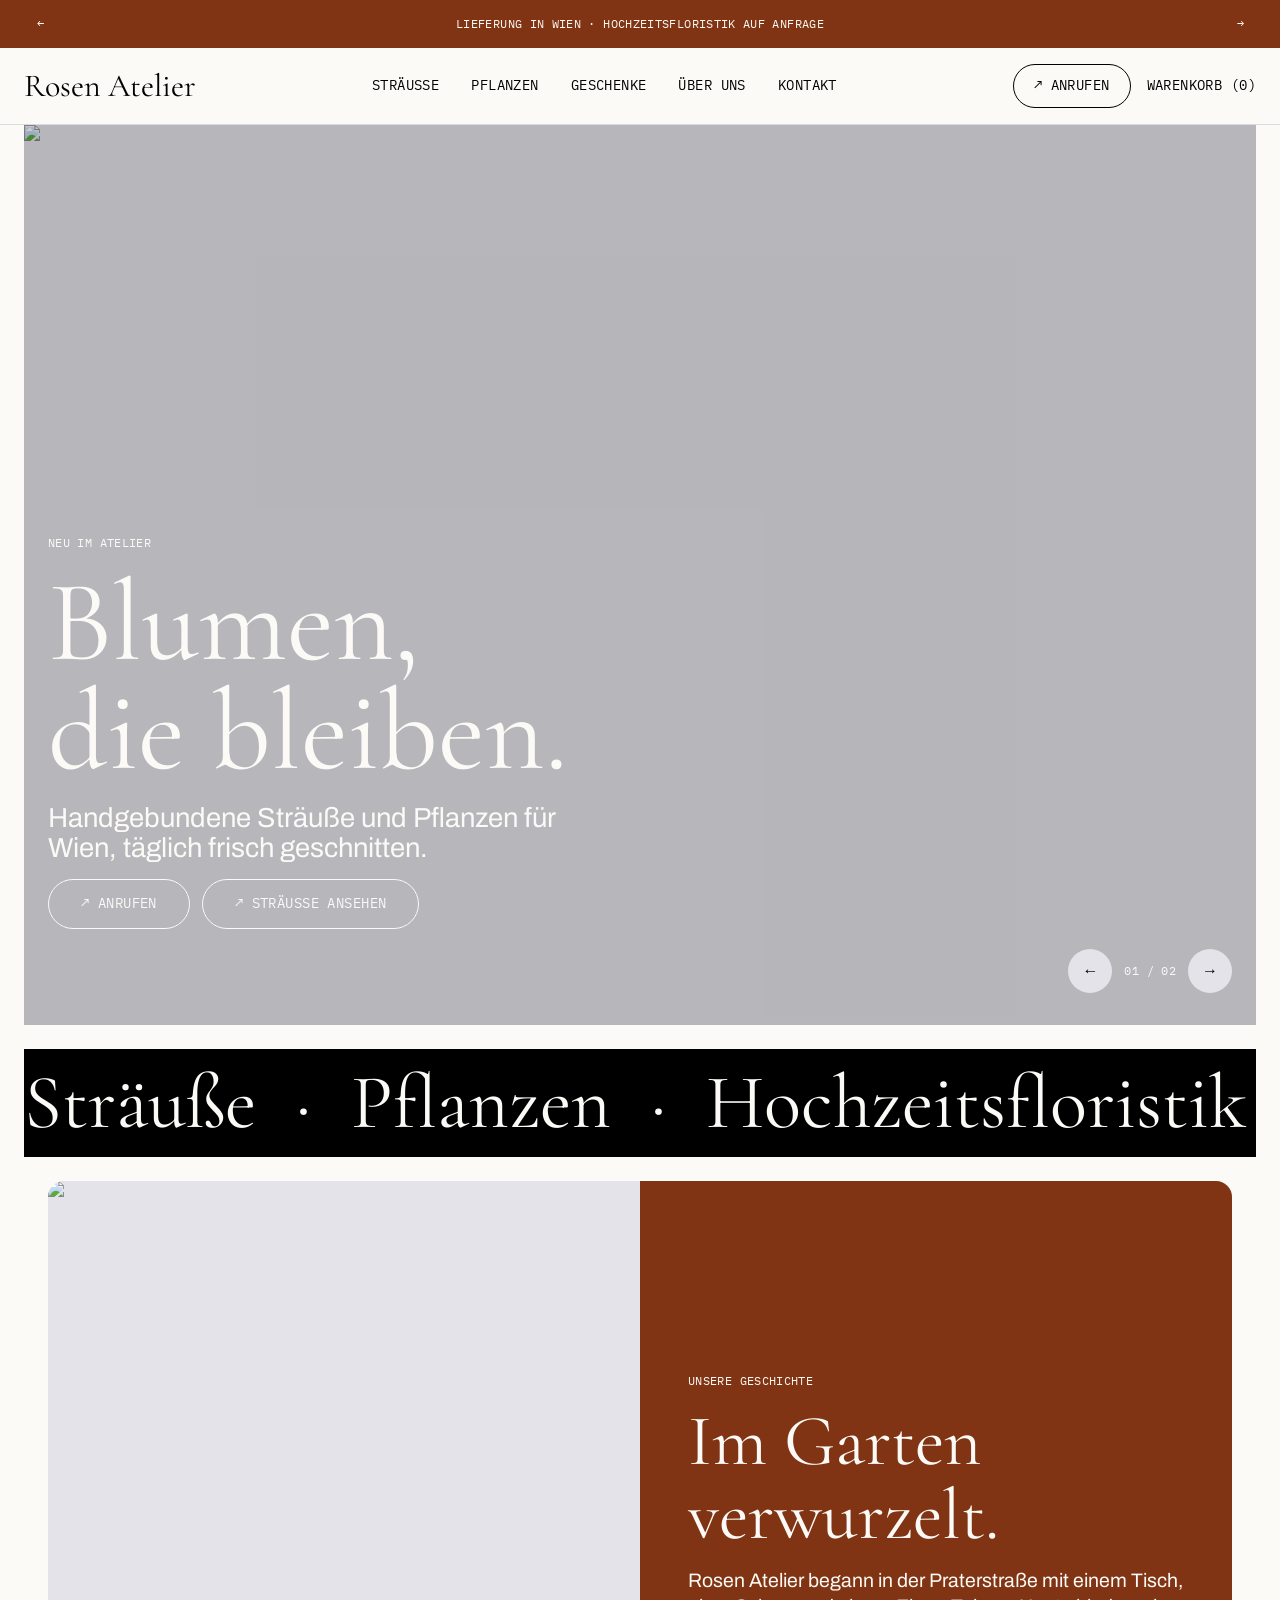
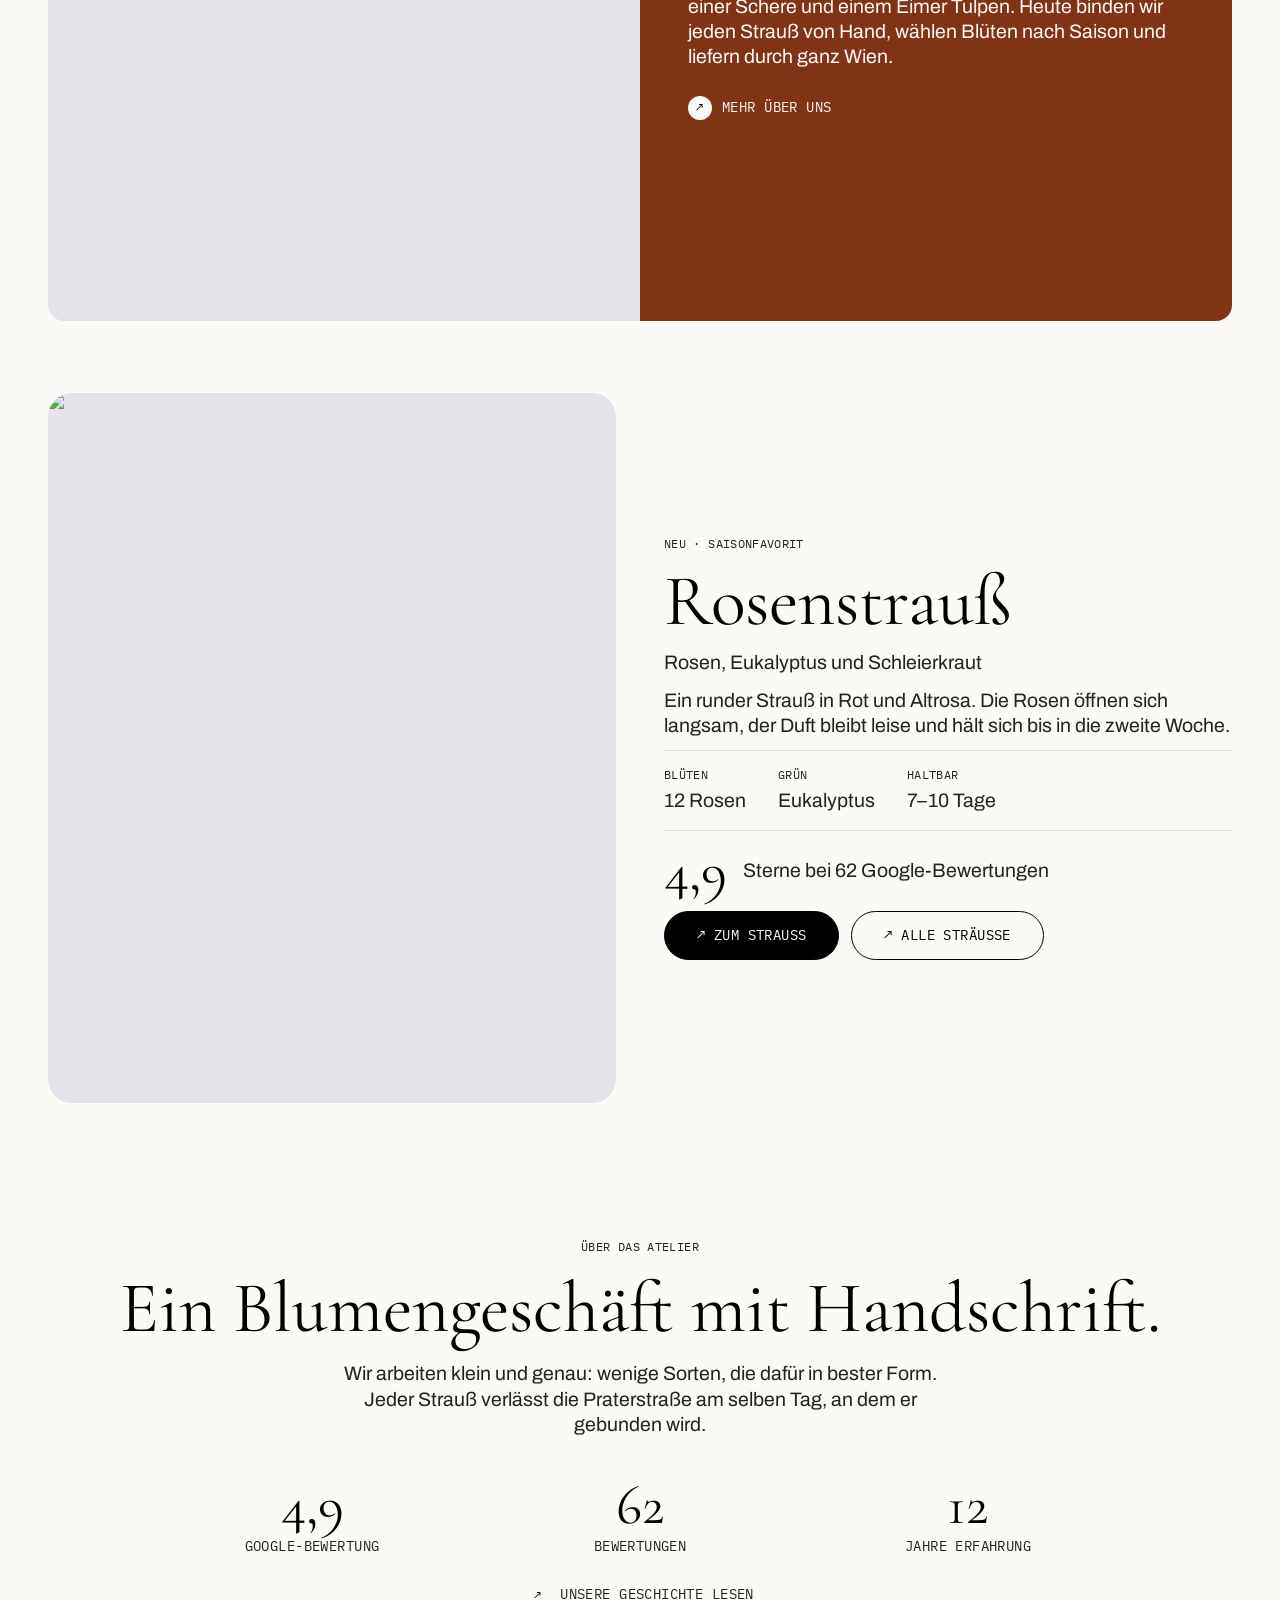
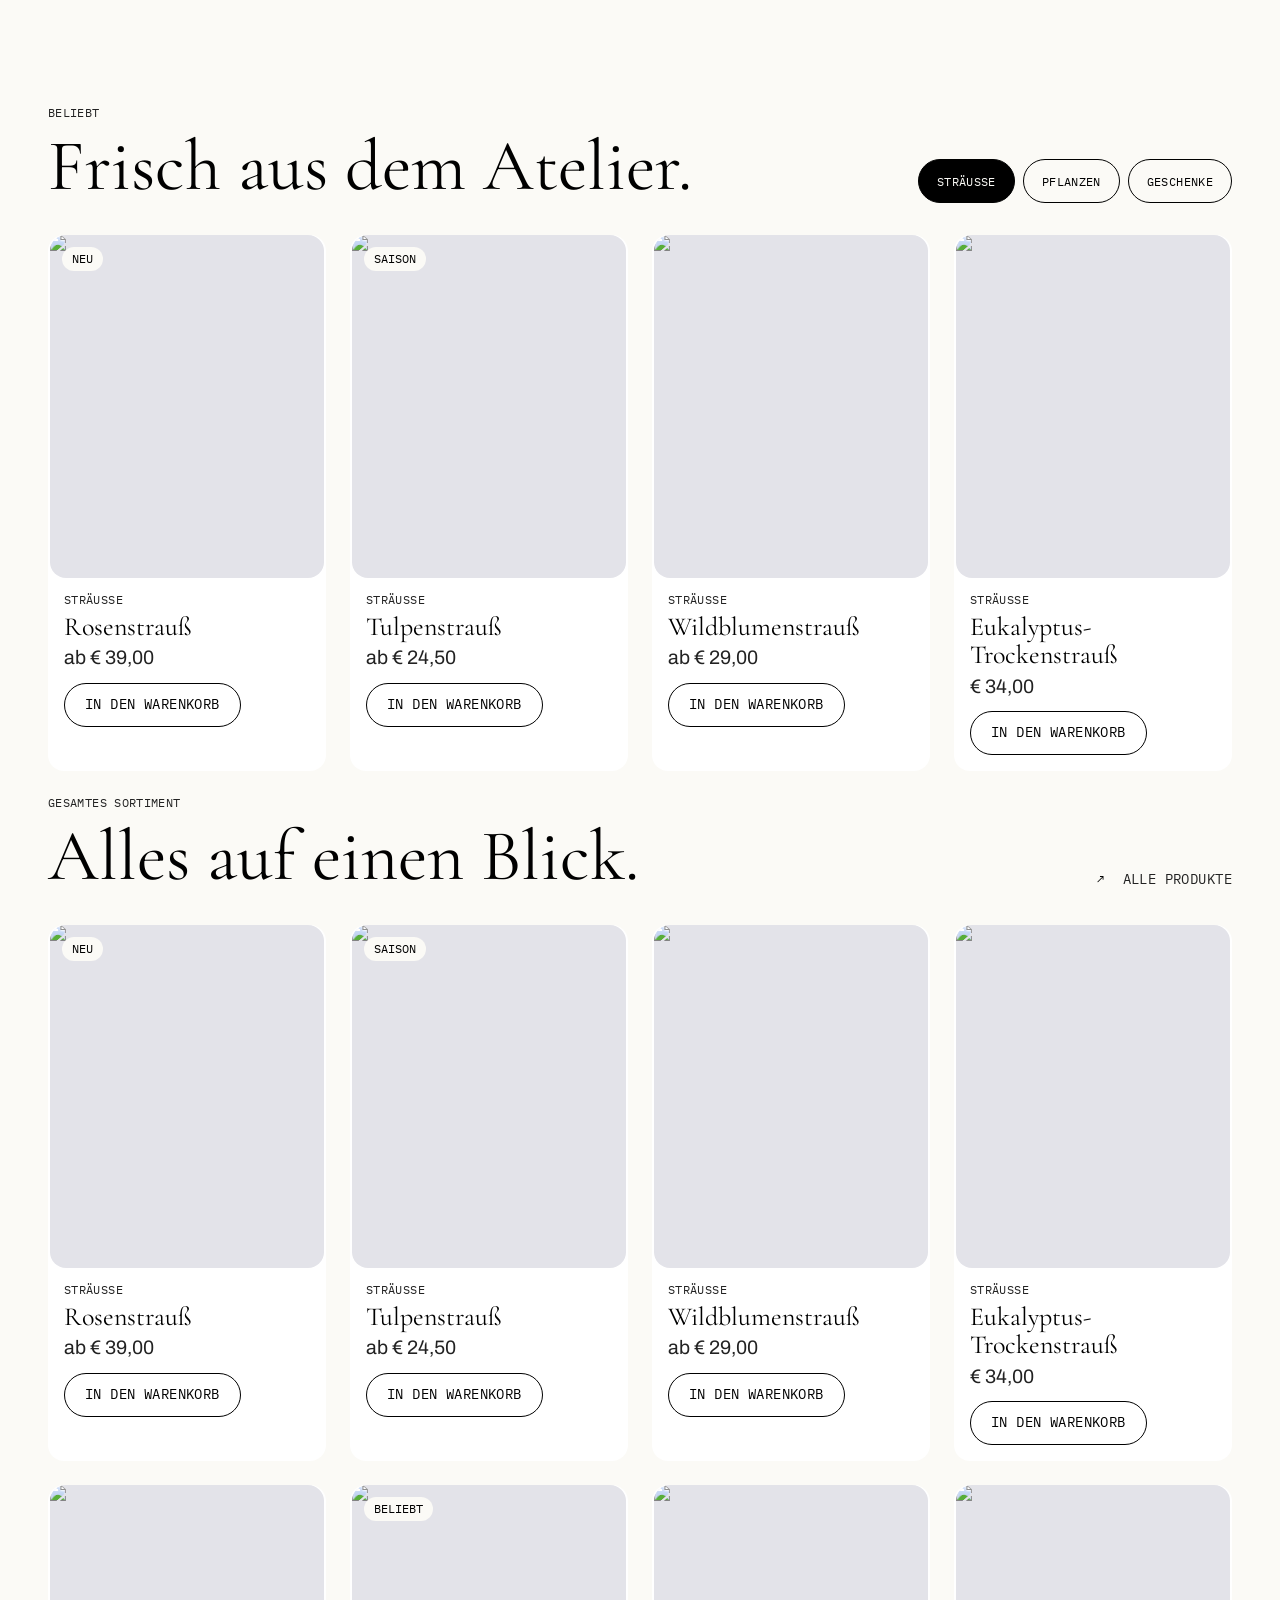
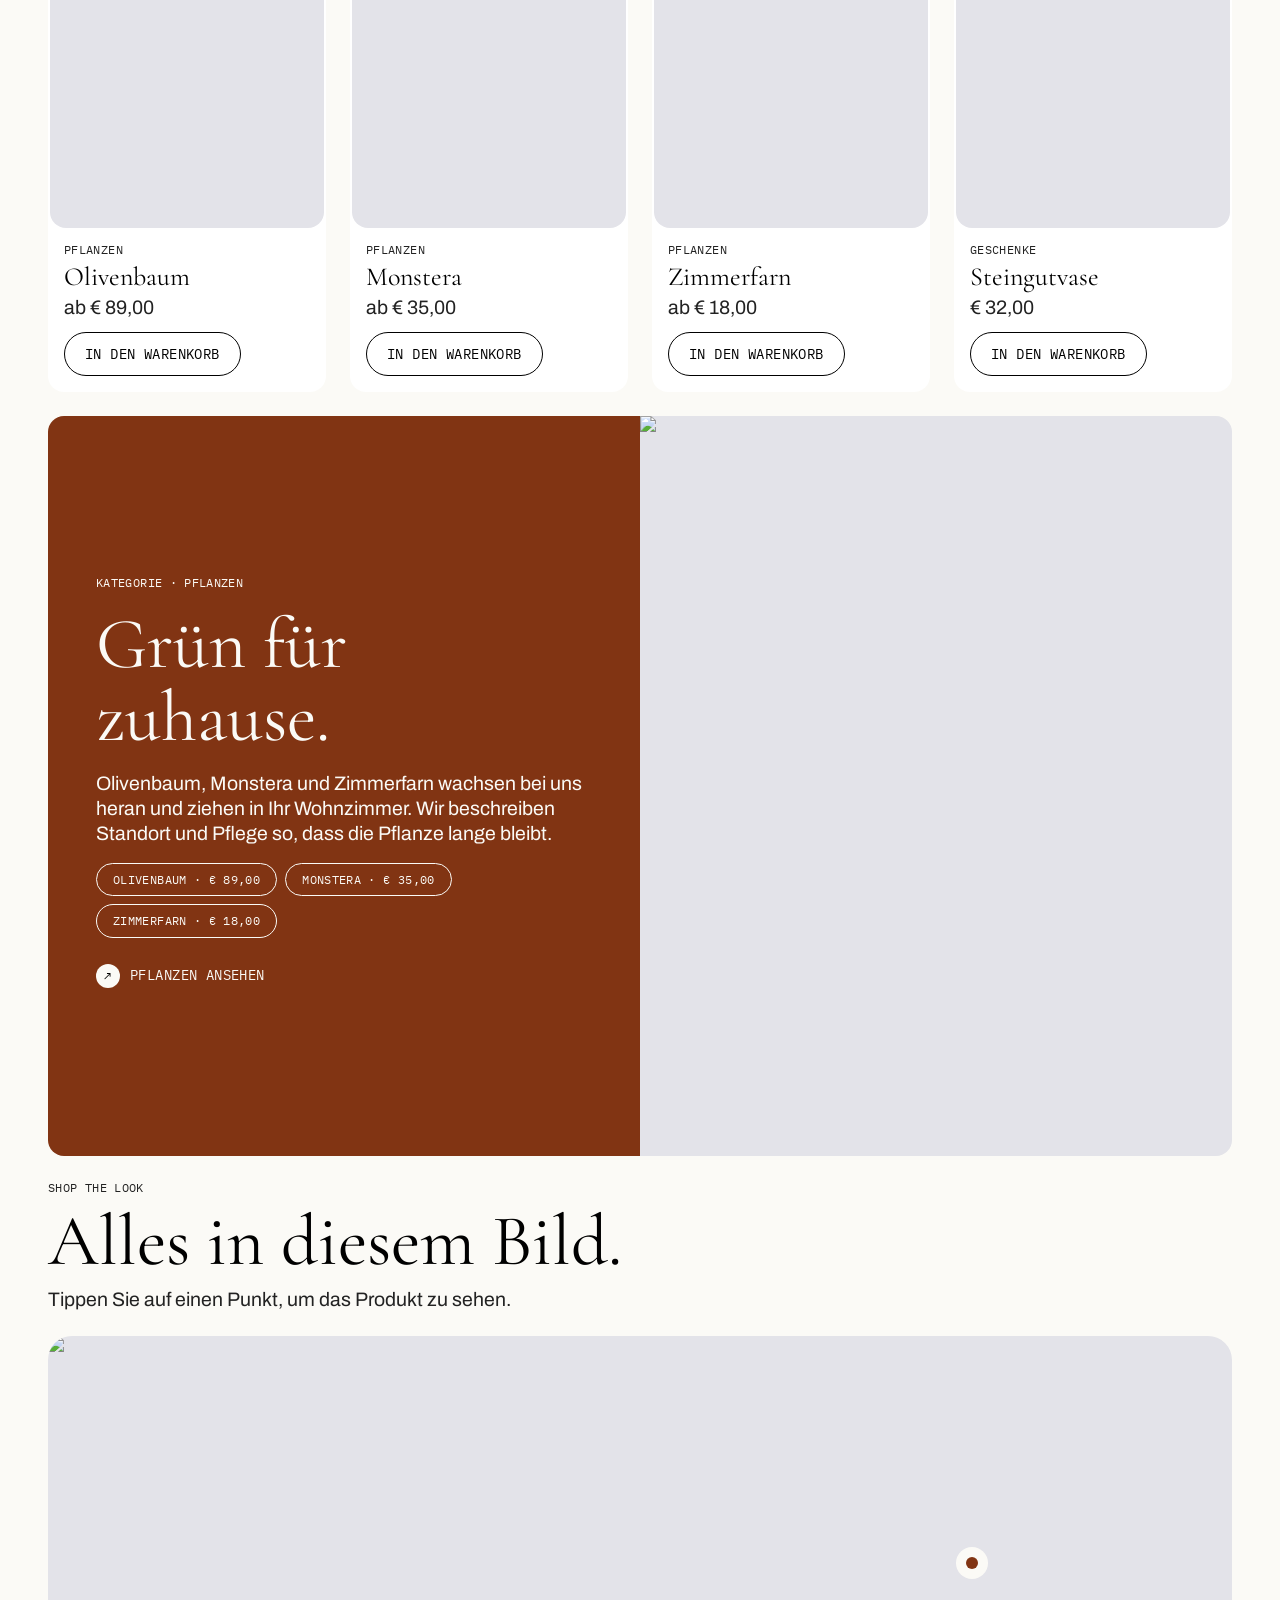
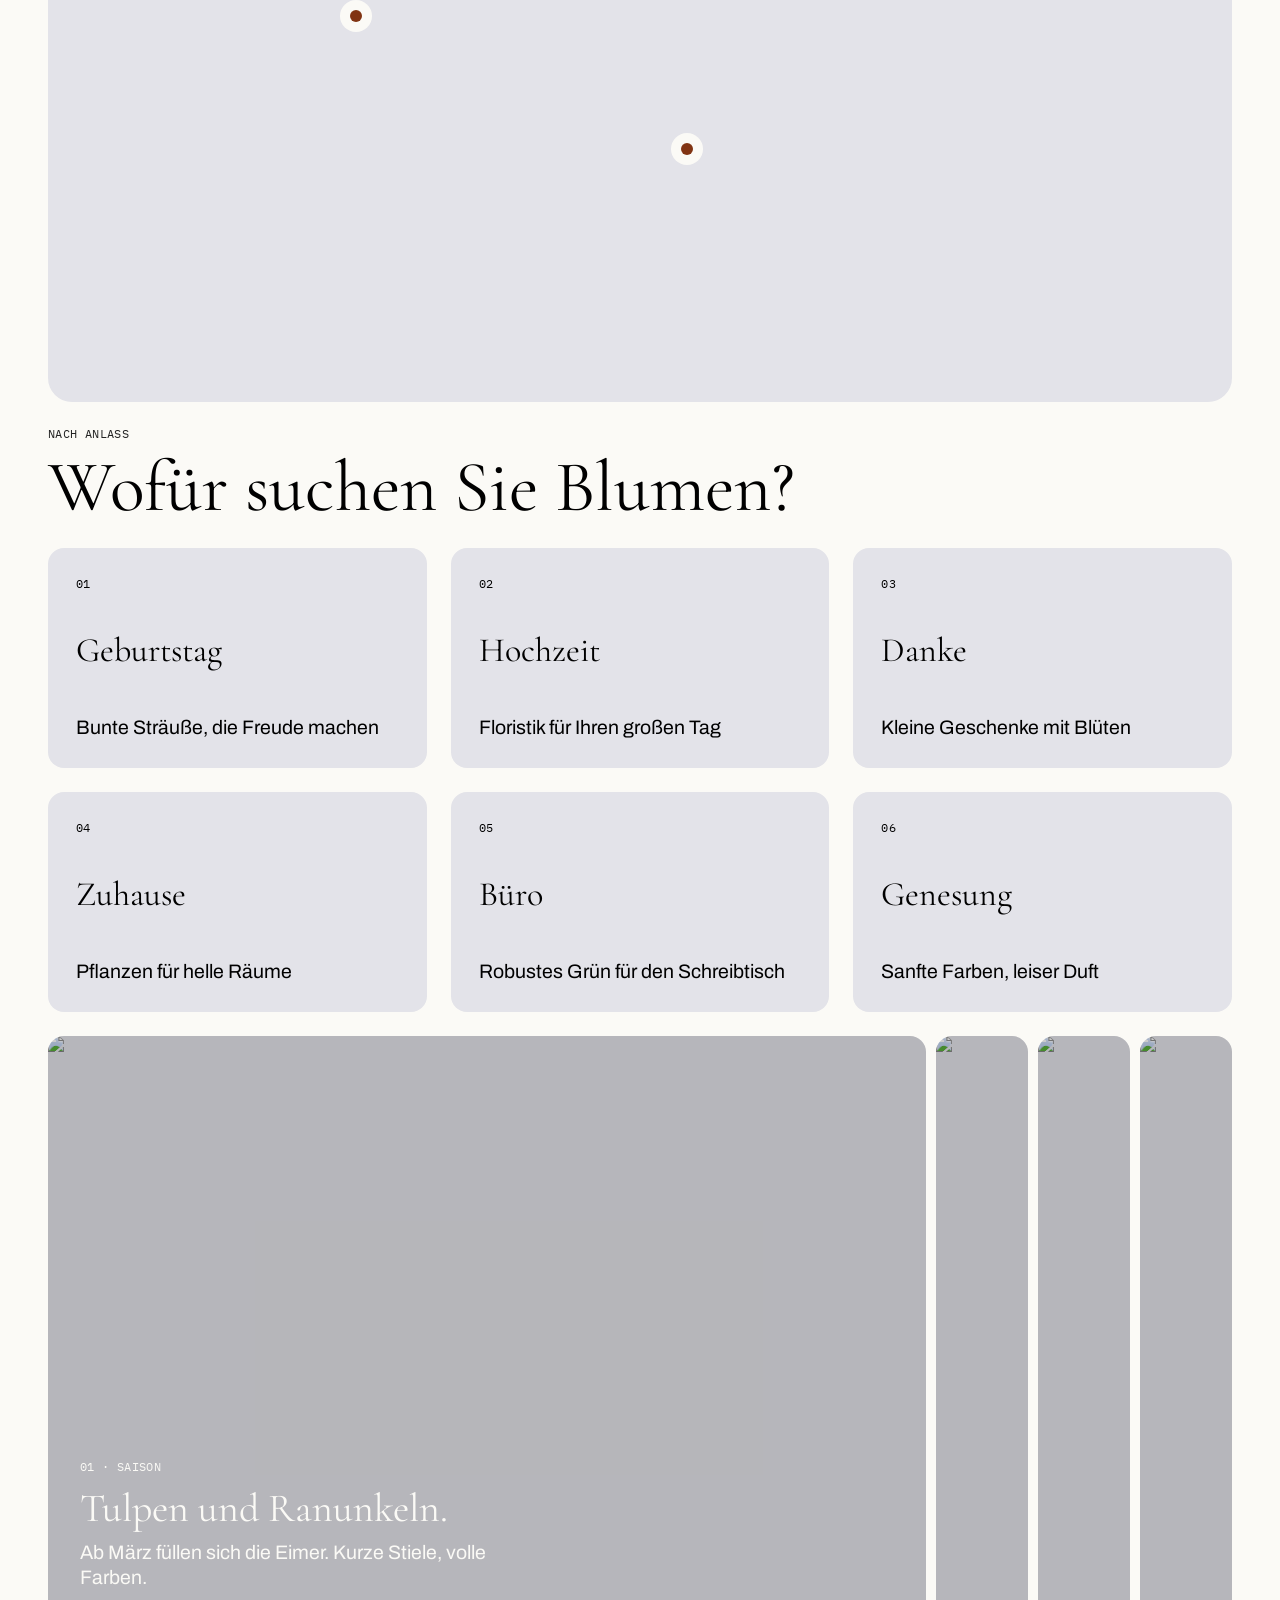
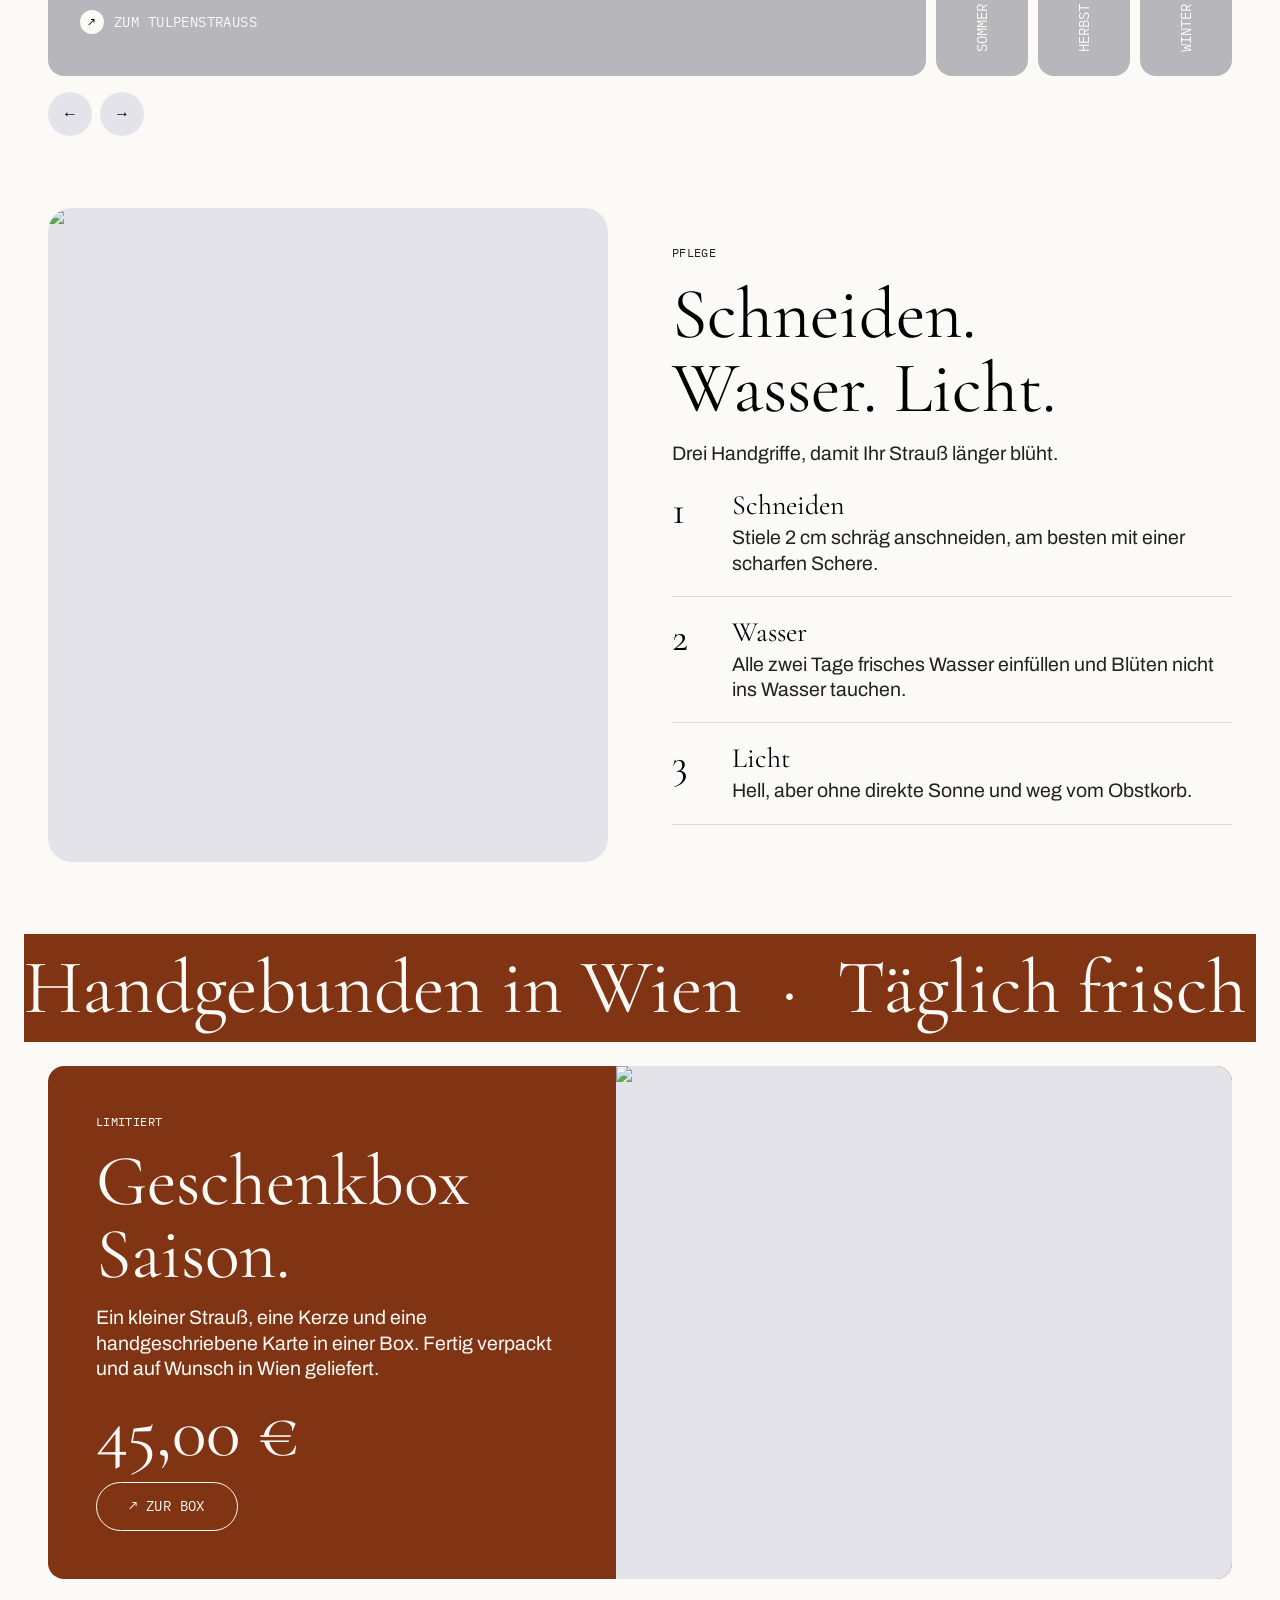
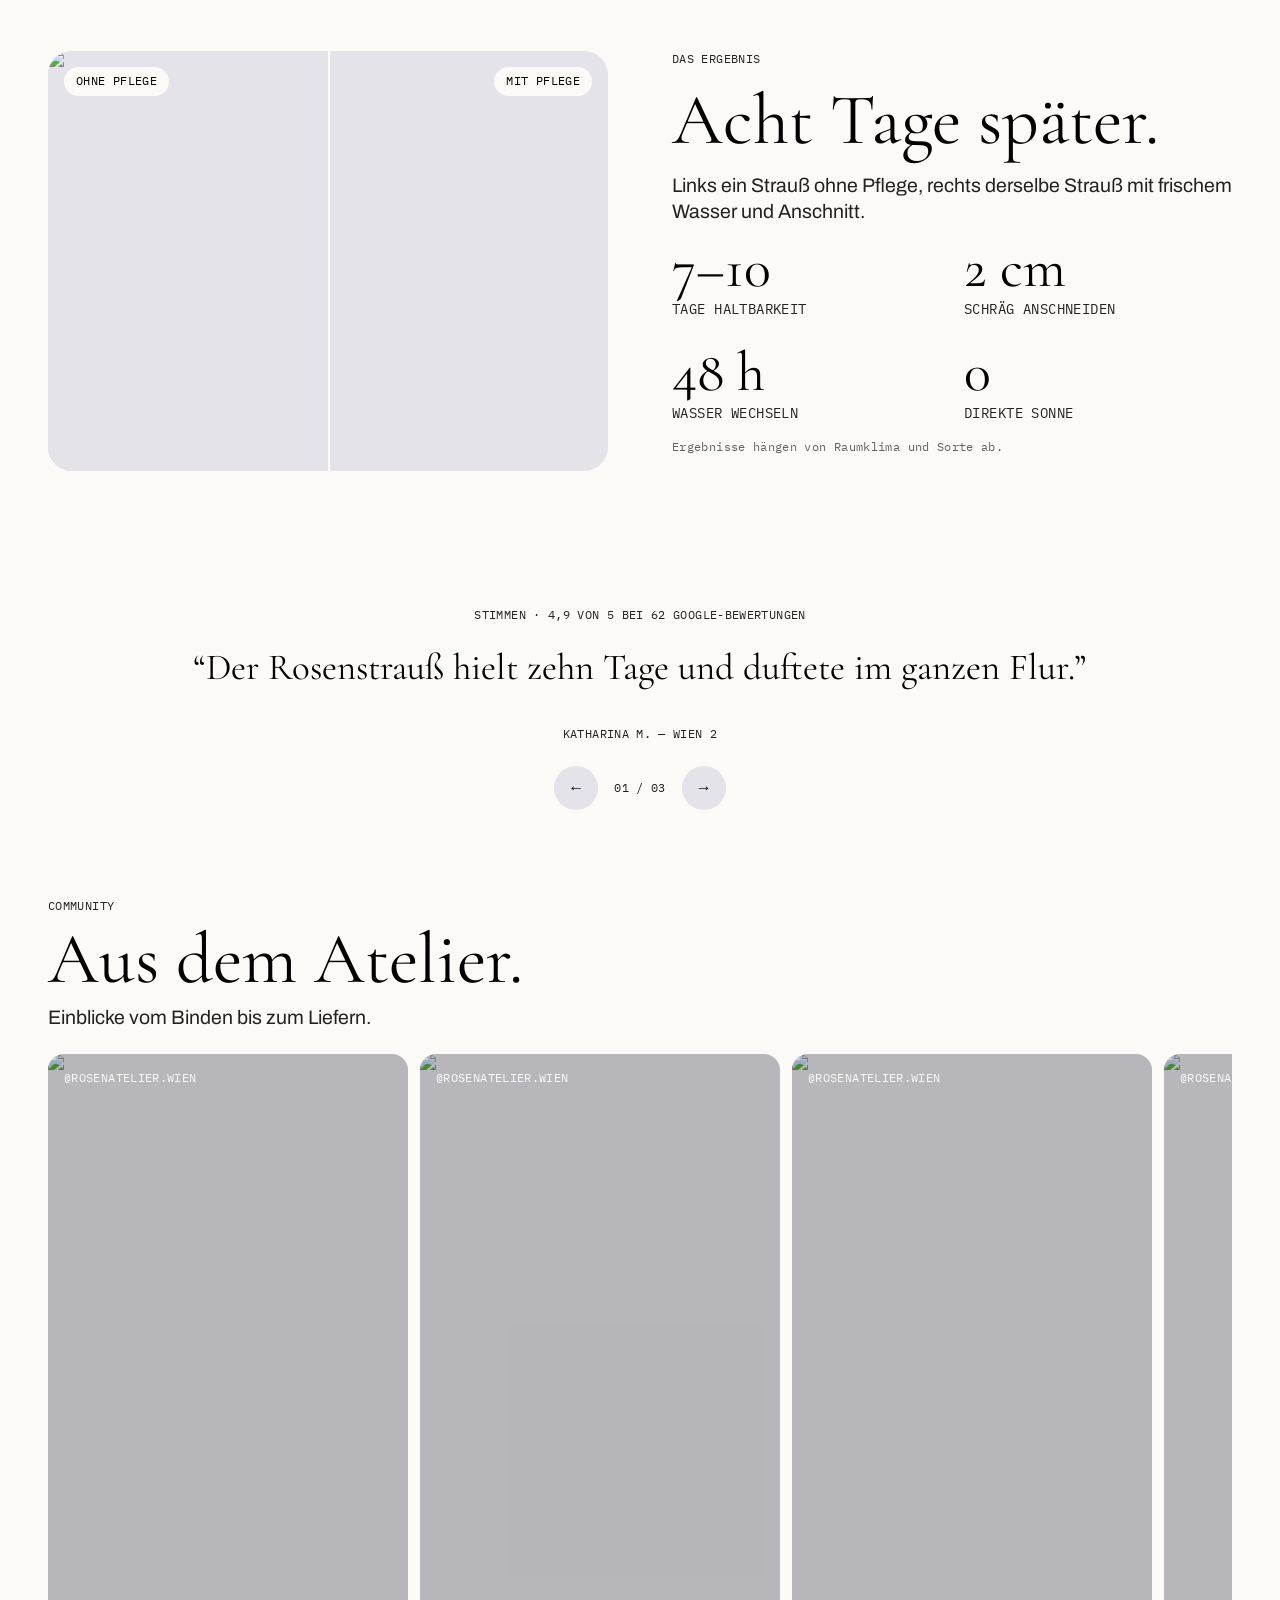
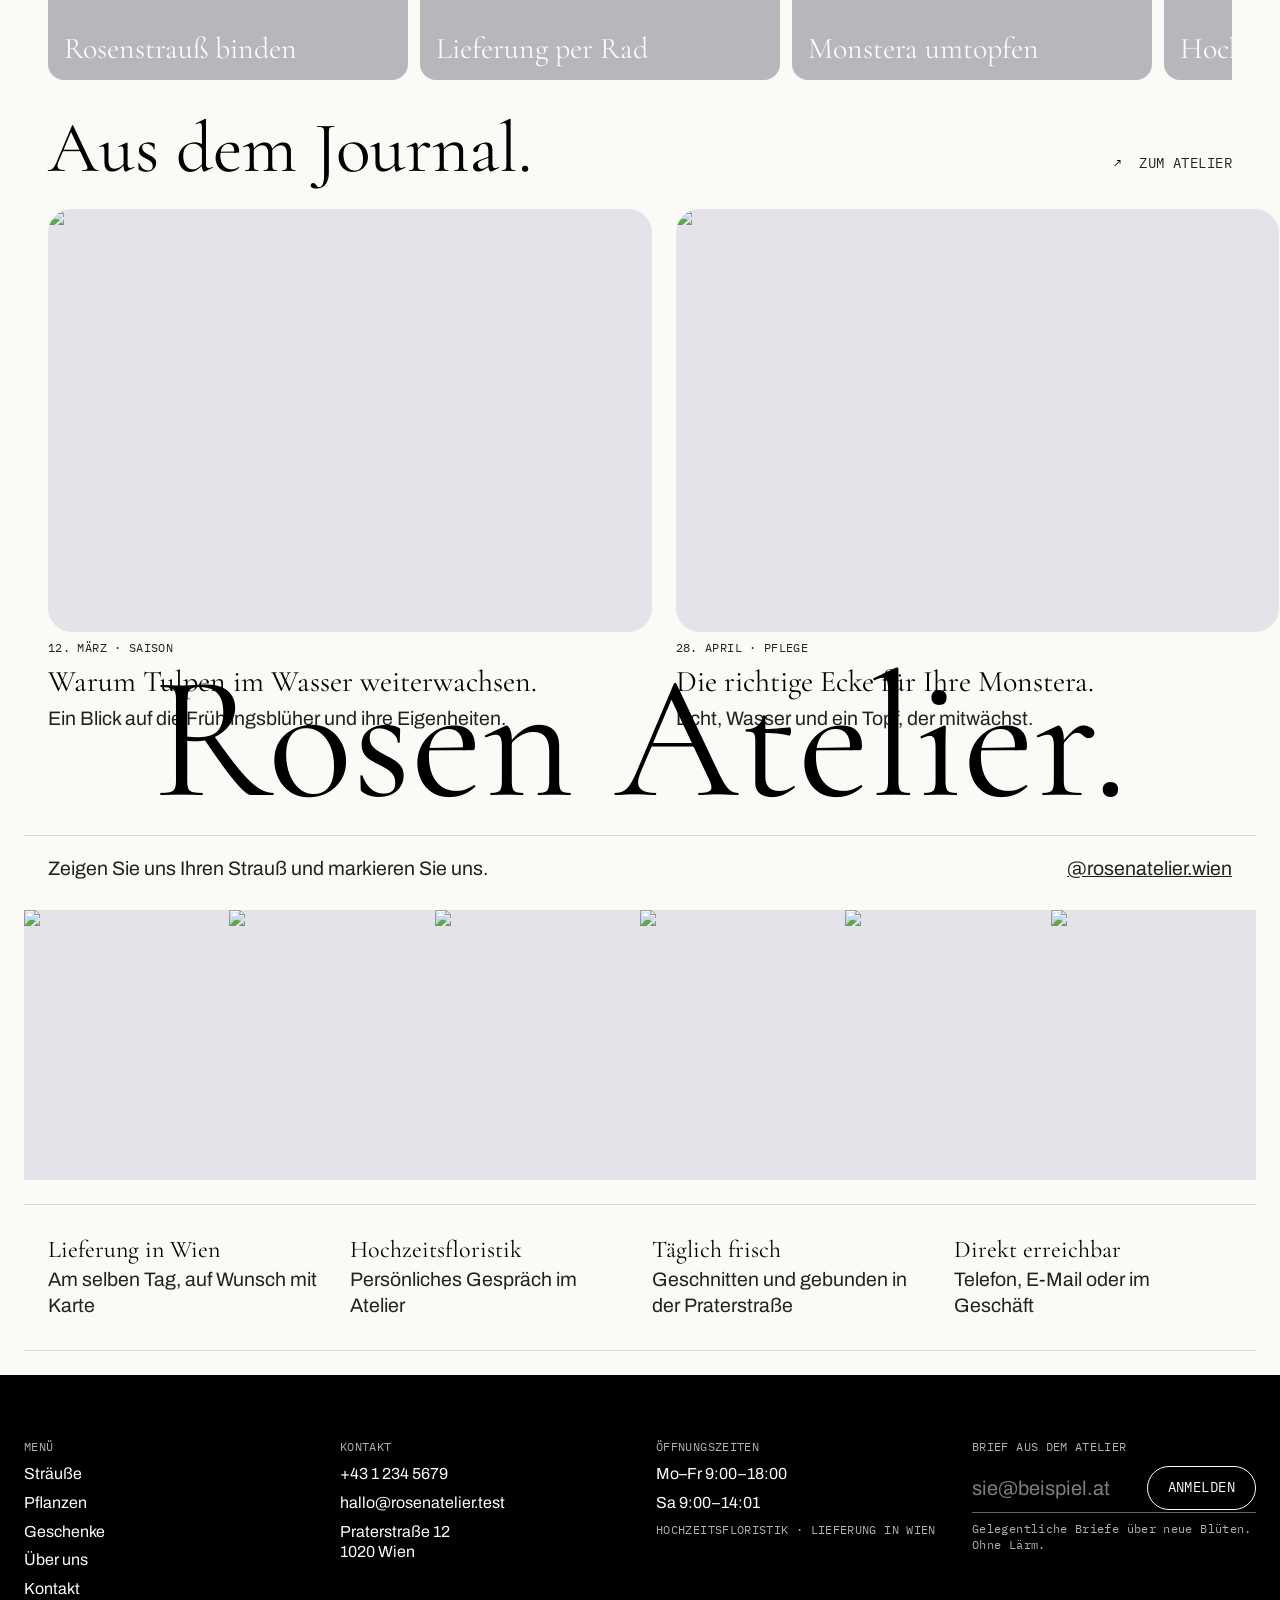
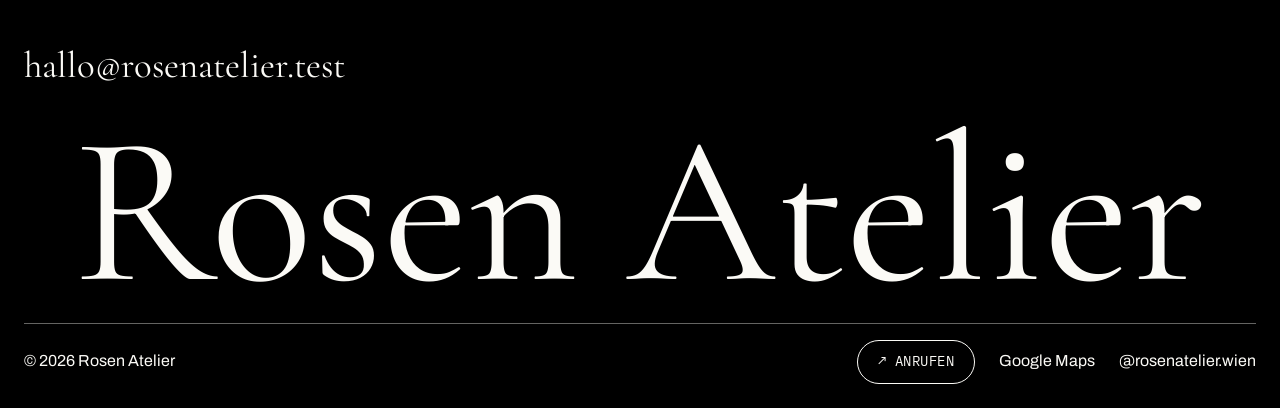
<file: rosen-atelier-wien-2/index.html>
<!doctype html>
<html lang="de-AT">
<head>
<meta name="robots" content="noindex, nofollow">
<meta charset="utf-8">
<title>Rosen Atelier – Blumengeschäft in Wien</title>
<meta name="description" content="Rosen Atelier in Wien: Sträuße, Pflanzen und Hochzeitsfloristik. Lieferung in Wien, Praterstraße 12, 1020 Wien.">
<meta name="lead-id" content="L0003">
<meta name="viewport" content="width=device-width, initial-scale=1">
<meta name="theme-color" content="#000000">
<link rel="stylesheet" href="styles.css">
<script src="script.js" defer></script>
</head>
<body data-style="fashion" data-site="online_store">
<script type="application/json" id="build-brief">
{
  "lead_id": "L0003",
  "site_type": "online_store",
  "template": "NEW OUTCHRECH",
  "style_niche": "fashion",
  "style_reason": "Ein Blumengeschäft verkauft Bildwirkung und Stimmung; der redaktionelle Azione-Stil mit warmer Fotografie passt dazu.",
  "language": "de-AT",
  "currency": "EUR",
  "country": "AT",
  "city": "Wien",
  "business": {
    "name": "Rosen Atelier",
    "summary": "Blumengeschäft in Wien mit Sträußen, Pflanzen, Geschenken und Hochzeitsfloristik.",
    "audience": "Privatkunden und Brautpaare in Wien",
    "positioning": "Frische Blumen, handgebunden, in Wien geliefert."
  },
  "tone": "Warm, präzise, zurückhaltend, redaktionell; Sie-Form; keine Ausrufezeichen.",
  "primary_cta": { "label": "Anrufen", "action": "tel:+4312345679", "why": "Blumen werden oft telefonisch bestellt; Telefon ist der direkteste Weg." },
  "secondary_cta": { "label": "Zum Sortiment", "action": "#collection/alle" },
  "contact": {
    "email": "hallo@rosenatelier.test",
    "phone": "+43 1 234 5679",
    "address": "Praterstraße 12, 1020 Wien",
    "maps": "https://maps.google.com/?cid=3004",
    "hours": ["Mo–Fr 9:00–18:00", "Sa 9:00–14:01"]
  },
  "offer": {
    "services": ["Hochzeitsfloristik", "Lieferung in Wien"],
    "products": [
      { "name": "Rosenstrauß", "price": 39.0, "category": "Sträuße" },
      { "name": "Tulpenstrauß", "price": 24.5, "category": "Sträuße" },
      { "name": "Olivenbaum", "price": 89.0, "category": "Pflanzen" },
      { "name": "Monstera", "price": 35.0, "category": "Pflanzen" }
    ],
    "categories": ["Sträuße", "Pflanzen", "Geschenke"]
  },
  "proof": { "google_rating": 4.9, "review_count": 62 },
  "pages": ["home", "about", "collections", "collection/alle", "collection/strausse", "collection/pflanzen", "collection/geschenke", "product/*", "cart", "contact", "404"],
  "generated_content": [
    "Vier zusätzliche Produkte (Wildblumenstrauß, Zimmerfarn, Steingutvase, Geschenkbox Saison) und die Kategorie Geschenke",
    "Produktbeschreibungen, Highlights, Varianten und Pflegehinweise",
    "Markengeschichte, Werte, Prozess, Gründerinnenzitat, Statistiken außer Bewertung und Anzahl",
    "Testimonials, Journal-Artikel, Community-Videos und UGC-Kacheln",
    "Namen der Partner und Lieferanten",
    "Hotspot-Positionen, Anlässe (Stimmungskarten), Werbekarte und Vorher-nachher-Vergleich"
  ]
}
</script>

<a class="skip" href="#main">Zum Inhalt springen</a>

<div class="announce" role="region" aria-label="Hinweise">
  <button class="announce__arrow" data-ann="-1" aria-label="Vorheriger Hinweis">←</button>
  <div class="announce__slides">
    <p class="announce__msg on">Lieferung in Wien · Hochzeitsfloristik auf Anfrage</p>
    <p class="announce__msg">Mo–Fr 9:00–18:00 · Sa 9:00–14:01 · Praterstraße 12</p>
  </div>
  <button class="announce__arrow" data-ann="1" aria-label="Nächster Hinweis">→</button>
</div>

<header class="header">
  <a class="logo" href="#home" aria-label="Rosen Atelier, zur Startseite">Rosen Atelier</a>
  <nav class="nav" aria-label="Hauptmenü">
    <a href="#collection/strausse">Sträuße</a>
    <a href="#collection/pflanzen">Pflanzen</a>
    <a href="#collection/geschenke">Geschenke</a>
    <a href="#about">Über uns</a>
    <a href="#contact">Kontakt</a>
  </nav>
  <div class="header__end">
    <a class="btn btn--sm header__cta" href="tel:+4312345679">↗ Anrufen</a>
    <a class="cartlink" href="#cart" aria-label="Warenkorb">Warenkorb (<span data-cart-count>0</span>)</a>
    <button class="menubtn" id="menuBtn" aria-expanded="false" aria-controls="menu">Menü</button>
  </div>
</header>

<div class="menu" id="menu" hidden>
  <button class="menu__close" id="menuClose" aria-label="Menü schließen">×</button>
  <nav aria-label="Mobiles Menü">
    <a href="#home">Start</a>
    <a href="#collection/strausse">Sträuße</a>
    <a href="#collection/pflanzen">Pflanzen</a>
    <a href="#collection/geschenke">Geschenke</a>
    <a href="#about">Über uns</a>
    <a href="#contact">Kontakt</a>
    <a href="#cart">Warenkorb</a>
    <a href="tel:+4312345679">↗ +43 1 234 5679</a>
  </nav>
</div>

<main id="main">

<!-- ============ HOME ============ -->
<section class="page" data-page="home" id="home">

  <section class="hero" data-section="hero-slideshow" aria-roledescription="Slideshow">
    <div class="hero__slide on">
      <img data-pixabay="rose bouquet florist" data-orientation="horizontal" data-large="1" alt="Strauß aus rosa Rosen in einem sonnigen Blumengeschäft" width="1600" height="900">
      <div class="hero__copy">
        <p class="label">Neu im Atelier</p>
        <h1>Blumen, die bleiben.</h1>
        <p class="hero__text">Handgebundene Sträuße und Pflanzen für Wien, täglich frisch geschnitten.</p>
        <div class="hero__btns">
          <a class="btn btn--inv" href="tel:+4312345679">↗ Anrufen</a>
          <a class="btn btn--inv" href="#collection/strausse">↗ Sträuße ansehen</a>
        </div>
      </div>
    </div>
    <div class="hero__slide">
      <img data-pixabay="wedding flowers bride" data-orientation="horizontal" data-large="1" alt="Brautstrauß in warmem Nachmittagslicht" width="1600" height="900">
      <div class="hero__copy">
        <p class="label">Hochzeitsfloristik</p>
        <h2 class="h1like">Hochzeiten in voller Blüte.</h2>
        <p class="hero__text">Brautstrauß, Tischschmuck und Raumdekoration, abgestimmt auf Ihren Tag.</p>
        <div class="hero__btns">
          <a class="btn btn--inv" href="#contact">↗ Termin anfragen</a>
          <a class="btn btn--inv" href="#collection/alle">↗ Zum Sortiment</a>
        </div>
      </div>
    </div>
    <div class="hero__ctrl">
      <button class="hero__arrow" data-hero="-1" aria-label="Vorherige Folie">←</button>
      <span class="hero__count label"><span id="heroNow">01</span> / 02</span>
      <button class="hero__arrow" data-hero="1" aria-label="Nächste Folie">→</button>
    </div>
  </section>

  <div class="marquee" data-section="marquee" aria-hidden="true"><div class="marquee__track"><span>Sträuße</span><span>·</span><span>Pflanzen</span><span>·</span><span>Hochzeitsfloristik</span><span>·</span><span>Lieferung in Wien</span><span>·</span></div></div>

  <section class="diptych rv" data-section="brand-story">
    <div class="diptych__img"><img data-pixabay="florist workshop flowers table" data-orientation="vertical" alt="Hände binden einen Strauß auf einem Holztisch" width="1200" height="1500"></div>
    <div class="panel">
      <p class="label">Unsere Geschichte</p>
      <h2>Im Garten verwurzelt.</h2>
      <p>Rosen Atelier begann in der Praterstraße mit einem Tisch, einer Schere und einem Eimer Tulpen. Heute binden wir jeden Strauß von Hand, wählen Blüten nach Saison und liefern durch ganz Wien.</p>
      <a class="arrow-link" href="#about"><span class="arrow-link__ic">↗</span>Mehr über uns</a>
    </div>
  </section>

  <section class="featured rv" data-section="featured-launch">
    <div class="featured__img"><img data-pixabay="red roses bouquet" data-orientation="vertical" alt="Rosenstrauß in Rot und Rosa" width="1200" height="1500"></div>
    <div class="featured__copy">
      <p class="label">Neu · Saisonfavorit</p>
      <h2>Rosenstrauß</h2>
      <p class="sub">Rosen, Eukalyptus und Schleierkraut</p>
      <p>Ein runder Strauß in Rot und Altrosa. Die Rosen öffnen sich langsam, der Duft bleibt leise und hält sich bis in die zweite Woche.</p>
      <ul class="details">
        <li><span class="label">Blüten</span>12 Rosen</li>
        <li><span class="label">Grün</span>Eukalyptus</li>
        <li><span class="label">Haltbar</span>7–10 Tage</li>
      </ul>
      <p class="stat"><span class="num">4,9</span><span>Sterne bei 62 Google-Bewertungen</span></p>
      <div class="row-btns">
        <a class="btn btn--dark" href="#product/rosenstrauss">↗ Zum Strauß</a>
        <a class="btn" href="#collection/strausse">↗ Alle Sträuße</a>
      </div>
    </div>
  </section>

  <section class="intro rv" data-section="brand-intro">
    <p class="label">Über das Atelier</p>
    <h2>Ein Blumengeschäft mit Handschrift.</h2>
    <p class="intro__text">Wir arbeiten klein und genau: wenige Sorten, die dafür in bester Form. Jeder Strauß verlässt die Praterstraße am selben Tag, an dem er gebunden wird.</p>
    <dl class="stats">
      <div><dt class="num">4,9</dt><dd class="label">Google-Bewertung</dd></div>
      <div><dt class="num">62</dt><dd class="label">Bewertungen</dd></div>
      <div><dt class="num">12</dt><dd class="label">Jahre Erfahrung</dd></div>
    </dl>
    <a class="arrow-link" href="#about"><span class="arrow-link__ic">↗</span>Unsere Geschichte lesen</a>
  </section>

  <section class="tabs rv" data-section="product-tabs">
    <div class="tabs__head">
      <div><p class="label">Beliebt</p><h2>Frisch aus dem Atelier.</h2></div>
      <div class="tabs__pills" role="tablist" aria-label="Kategorien" id="tabPills"></div>
    </div>
    <div id="tabPanels"></div>
  </section>

  <section class="tabs rv" data-section="product-tabs-2">
    <div class="tabs__head">
      <div><p class="label">Gesamtes Sortiment</p><h2>Alles auf einen Blick.</h2></div>
      <a class="arrow-link" href="#collection/alle"><span class="arrow-link__ic">↗</span>Alle Produkte</a>
    </div>
    <div class="grid grid--4" id="homeAll"></div>
  </section>

  <section class="diptych diptych--rev rv" data-section="collection-spotlight">
    <div class="diptych__img"><img data-pixabay="olive tree potted plant interior" data-orientation="vertical" alt="Olivenbaum im Topf vor heller Wand" width="1200" height="1500"></div>
    <div class="panel">
      <p class="label">Kategorie · Pflanzen</p>
      <h2>Grün für zuhause.</h2>
      <p>Olivenbaum, Monstera und Zimmerfarn wachsen bei uns heran und ziehen in Ihr Wohnzimmer. Wir beschreiben Standort und Pflege so, dass die Pflanze lange bleibt.</p>
      <div class="spot-links" id="spotLinks"></div>
      <a class="arrow-link" href="#collection/pflanzen"><span class="arrow-link__ic">↗</span>Pflanzen ansehen</a>
    </div>
  </section>

  <section class="hotspots rv" data-section="image-hotspots">
    <div class="section-head"><p class="label">Shop the look</p><h2>Alles in diesem Bild.</h2><p>Tippen Sie auf einen Punkt, um das Produkt zu sehen.</p></div>
    <div class="hotspots__media">
      <img data-pixabay="living room flowers vase plant" data-orientation="horizontal" data-large="1" alt="Wohnzimmer mit Vase, Strauß und Zimmerpflanze" width="1600" height="900">
      <button class="dot" style="--x:26%;--y:42%" data-hs="steingutvase" aria-label="Steingutvase anzeigen"></button>
      <button class="dot" style="--x:54%;--y:62%" data-hs="rosenstrauss" aria-label="Rosenstrauß anzeigen"></button>
      <button class="dot" style="--x:78%;--y:34%" data-hs="monstera" aria-label="Monstera anzeigen"></button>
      <div class="hs-card" id="hsCard" hidden></div>
    </div>
  </section>

  <section class="moods rv" data-section="mood-grid">
    <div class="section-head"><p class="label">Nach Anlass</p><h2>Wofür suchen Sie Blumen?</h2></div>
    <div class="moods__grid">
      <a class="mood" href="#collection/strausse"><span class="label">01</span><h3>Geburtstag</h3><p>Bunte Sträuße, die Freude machen</p></a>
      <a class="mood" href="#contact"><span class="label">02</span><h3>Hochzeit</h3><p>Floristik für Ihren großen Tag</p></a>
      <a class="mood" href="#collection/geschenke"><span class="label">03</span><h3>Danke</h3><p>Kleine Geschenke mit Blüten</p></a>
      <a class="mood" href="#collection/pflanzen"><span class="label">04</span><h3>Zuhause</h3><p>Pflanzen für helle Räume</p></a>
      <a class="mood" href="#collection/pflanzen"><span class="label">05</span><h3>Büro</h3><p>Robustes Grün für den Schreibtisch</p></a>
      <a class="mood" href="#collection/strausse"><span class="label">06</span><h3>Genesung</h3><p>Sanfte Farben, leiser Duft</p></a>
    </div>
  </section>

  <section class="expand rv" data-section="expanding-panels" aria-label="Anlässe">
    <div class="expand__track" id="expand">
      <article class="xp on"><img data-pixabay="tulips spring bouquet" data-orientation="vertical" alt="Tulpen im Frühling" width="800" height="1000"><button class="xp__tog"><span>Frühling</span></button><div class="xp__body"><p class="label">01 · Saison</p><h3>Tulpen und Ranunkeln.</h3><p>Ab März füllen sich die Eimer. Kurze Stiele, volle Farben.</p><a class="arrow-link" href="#product/tulpenstrauss"><span class="arrow-link__ic">↗</span>Zum Tulpenstrauß</a></div></article>
      <article class="xp"><img data-pixabay="summer wildflowers meadow bouquet" data-orientation="vertical" alt="Wildblumen auf einer Sommerwiese" width="800" height="1000"><button class="xp__tog"><span>Sommer</span></button><div class="xp__body"><p class="label">02 · Saison</p><h3>Wildblumen am Stück.</h3><p>Kornblume, Margerite und Gräser, locker gebunden.</p><a class="arrow-link" href="#product/wildblumenstrauss"><span class="arrow-link__ic">↗</span>Zum Wildblumenstrauß</a></div></article>
      <article class="xp"><img data-pixabay="dried flowers autumn eucalyptus" data-orientation="vertical" alt="Getrocknete Blumen und Eukalyptus" width="800" height="1000"><button class="xp__tog"><span>Herbst</span></button><div class="xp__body"><p class="label">03 · Saison</p><h3>Warme Töne.</h3><p>Eukalyptus, Gräser und Rosen in Ocker und Rost.</p><a class="arrow-link" href="#collection/strausse"><span class="arrow-link__ic">↗</span>Sträuße ansehen</a></div></article>
      <article class="xp"><img data-pixabay="christmas wreath greenery winter" data-orientation="vertical" alt="Winterliches Grün mit Kerze" width="800" height="1000"><button class="xp__tog"><span>Winter</span></button><div class="xp__body"><p class="label">04 · Saison</p><h3>Grün im Dunkeln.</h3><p>Zimmerpflanzen und Geschenkboxen für die ruhigen Monate.</p><a class="arrow-link" href="#collection/geschenke"><span class="arrow-link__ic">↗</span>Geschenke ansehen</a></div></article>
    </div>
    <div class="expand__ctrl"><button class="hero__arrow" data-xp="-1" aria-label="Vorheriges Panel">←</button><button class="hero__arrow" data-xp="1" aria-label="Nächstes Panel">→</button></div>
  </section>

  <section class="ritual rv" data-section="ritual-steps">
    <div class="ritual__img"><img data-pixabay="cutting flower stems scissors vase" data-orientation="vertical" alt="Blumenstiele werden mit der Schere schräg angeschnitten" width="1200" height="1400"></div>
    <div class="ritual__copy">
      <p class="label">Pflege</p>
      <h2>Schneiden. Wasser. Licht.</h2>
      <p>Drei Handgriffe, damit Ihr Strauß länger blüht.</p>
      <ol class="steps">
        <li><span class="num">1</span><div><h3>Schneiden</h3><p>Stiele 2 cm schräg anschneiden, am besten mit einer scharfen Schere.</p></div></li>
        <li><span class="num">2</span><div><h3>Wasser</h3><p>Alle zwei Tage frisches Wasser einfüllen und Blüten nicht ins Wasser tauchen.</p></div></li>
        <li><span class="num">3</span><div><h3>Licht</h3><p>Hell, aber ohne direkte Sonne und weg vom Obstkorb.</p></div></li>
      </ol>
    </div>
  </section>

  <div class="marquee marquee--alt" data-section="marquee-2" aria-hidden="true"><div class="marquee__track"><span>Handgebunden in Wien</span><span>·</span><span>Täglich frisch</span><span>·</span><span>Saisonal gewählt</span><span>·</span><span>Persönlich beraten</span><span>·</span></div></div>

  <section class="promo rv" data-section="promo-card">
    <div class="promo__copy">
      <p class="label">Limitiert</p>
      <h2>Geschenkbox Saison.</h2>
      <p>Ein kleiner Strauß, eine Kerze und eine handgeschriebene Karte in einer Box. Fertig verpackt und auf Wunsch in Wien geliefert.</p>
      <p class="promo__price num">45,00 €</p>
      <a class="btn btn--inv" href="#product/geschenkbox-saison">↗ Zur Box</a>
    </div>
    <div class="promo__img"><img data-pixabay="gift box flowers ribbon" data-orientation="horizontal" alt="Geschenkbox mit Blumen und Schleife" width="1200" height="1000"></div>
  </section>

  <section class="ba rv" data-section="before-after">
    <div class="ba__stage" id="ba">
      <img class="ba__after" data-pixabay="fresh bouquet vase kitchen" data-orientation="horizontal" alt="Strauß am Liefertag, frisch und geschlossen" width="1200" height="900">
      <div class="ba__before"><img data-pixabay="wilted flowers vase" data-orientation="horizontal" alt="Strauß nach acht Tagen ohne Pflege" width="1200" height="900"></div>
      <span class="ba__tag ba__tag--l label">Ohne Pflege</span><span class="ba__tag ba__tag--r label">Mit Pflege</span>
      <span class="ba__line" id="baLine"></span>
      <input class="ba__range" id="baRange" type="range" min="0" max="100" value="50" aria-label="Vergleich verschieben">
    </div>
    <div class="ba__copy">
      <p class="label">Das Ergebnis</p>
      <h2>Acht Tage später.</h2>
      <p>Links ein Strauß ohne Pflege, rechts derselbe Strauß mit frischem Wasser und Anschnitt.</p>
      <dl class="stats stats--2">
        <div><dt class="num">7–10</dt><dd class="label">Tage Haltbarkeit</dd></div>
        <div><dt class="num">2 cm</dt><dd class="label">Schräg anschneiden</dd></div>
        <div><dt class="num">48 h</dt><dd class="label">Wasser wechseln</dd></div>
        <div><dt class="num">0</dt><dd class="label">Direkte Sonne</dd></div>
      </dl>
      <p class="helper">Ergebnisse hängen von Raumklima und Sorte ab.</p>
    </div>
  </section>

  <section class="testi rv" data-section="testimonials">
    <p class="label">Stimmen · 4,9 von 5 bei 62 Google-Bewertungen</p>
    <div class="testi__slides" id="testi">
      <blockquote class="on"><p>“Der Rosenstrauß hielt zehn Tage und duftete im ganzen Flur.”</p><footer class="label">Katharina M. — Wien 2</footer></blockquote>
      <blockquote><p>“Unsere Hochzeitsfloristik war genau so, wie wir sie uns vorgestellt hatten. Ruhig und warm.”</p><footer class="label">Laura und Jonas — Wien 3</footer></blockquote>
      <blockquote><p>“Pünktlich geliefert, liebevoll verpackt, und die Monstera ist prächtig angewachsen.”</p><footer class="label">Markus T. — Wien 20</footer></blockquote>
    </div>
    <div class="testi__ctrl"><button class="hero__arrow" data-testi="-1" aria-label="Vorherige Stimme">←</button><span class="label"><span id="testiNow">01</span> / 03</span><button class="hero__arrow" data-testi="1" aria-label="Nächste Stimme">→</button></div>
  </section>

  <section class="videos rv" data-section="video-carousel">
    <div class="section-head"><p class="label">Community</p><h2>Aus dem Atelier.</h2><p>Einblicke vom Binden bis zum Liefern.</p></div>
    <div class="videos__row">
      <a class="vcard" href="#product/rosenstrauss"><img data-pixabay="florist hands bouquet making" data-orientation="vertical" alt="Hände binden einen Rosenstrauß" width="460" height="800"><span class="label">@rosenatelier.wien</span><span class="vcard__t">Rosenstrauß binden</span></a>
      <a class="vcard" href="#product/tulpenstrauss"><img data-pixabay="tulips delivery bicycle" data-orientation="vertical" alt="Tulpenstrauß auf dem Lieferrad" width="460" height="800"><span class="label">@rosenatelier.wien</span><span class="vcard__t">Lieferung per Rad</span></a>
      <a class="vcard" href="#product/monstera"><img data-pixabay="monstera leaf plant shelf" data-orientation="vertical" alt="Monstera auf einem Regal" width="460" height="800"><span class="label">@rosenatelier.wien</span><span class="vcard__t">Monstera umtopfen</span></a>
      <a class="vcard" href="#contact"><img data-pixabay="wedding table flowers centerpiece" data-orientation="vertical" alt="Tischschmuck für eine Hochzeit" width="460" height="800"><span class="label">@rosenatelier.wien</span><span class="vcard__t">Hochzeitsdeko</span></a>
    </div>
  </section>

  <section class="journal rv" data-section="journal-teaser">
    <div class="tabs__head"><h2>Aus dem Journal.</h2><a class="arrow-link" href="#about"><span class="arrow-link__ic">↗</span>Zum Atelier</a></div>
    <div class="grid grid--3">
      <a class="jcard" href="#collection/strausse"><img data-pixabay="peony bouquet spring" data-orientation="horizontal" alt="Pfingstrosen im Frühling" width="800" height="560"><p class="label">12. März · Saison</p><h3>Warum Tulpen im Wasser weiterwachsen.</h3><p>Ein Blick auf die Frühlingsblüher und ihre Eigenheiten.</p></a>
      <a class="jcard" href="#collection/pflanzen"><img data-pixabay="indoor plants light window" data-orientation="horizontal" alt="Zimmerpflanzen am Fenster" width="800" height="560"><p class="label">28. April · Pflege</p><h3>Die richtige Ecke für Ihre Monstera.</h3><p>Licht, Wasser und ein Topf, der mitwächst.</p></a>
      <a class="jcard" href="#contact"><img data-pixabay="bridal bouquet greenery white" data-orientation="horizontal" alt="Brautstrauß mit Grün in Weiß" width="800" height="560"><p class="label">5. Juni · Hochzeit</p><h3>Fünf Fragen vor dem Brautstrauß.</h3><p>Was wir im ersten Gespräch von Ihnen wissen möchten.</p></a>
    </div>
  </section>

  <section class="ugc rv" data-section="ugc-mosaic">
    <h2 class="ugc__title">Rosen Atelier.</h2>
    <div class="ugc__bar"><p>Zeigen Sie uns Ihren Strauß und markieren Sie uns.</p><a href="mailto:hallo@rosenatelier.test">@rosenatelier.wien</a></div>
    <div class="ugc__grid">
      <img data-pixabay="bouquet table home" data-orientation="vertical" alt="Strauß auf einem Esstisch" width="400" height="530">
      <img data-pixabay="flowers vase sunlight" data-orientation="vertical" alt="Vase im Sonnenlicht" width="400" height="530">
      <img data-pixabay="rose petals closeup" data-orientation="vertical" alt="Nahaufnahme von Rosenblättern" width="400" height="530">
      <img data-pixabay="plant pot living room" data-orientation="vertical" alt="Pflanze im Wohnzimmer" width="400" height="530">
      <img data-pixabay="bridal flowers hands" data-orientation="vertical" alt="Hände mit Brautstrauß" width="400" height="530">
      <img data-pixabay="tulips table morning" data-orientation="vertical" alt="Tulpen am Morgen auf dem Tisch" width="400" height="530">
    </div>
  </section>

  <section class="usp" data-section="usp-strip">
    <div><h3>Lieferung in Wien</h3><p>Am selben Tag, auf Wunsch mit Karte</p></div>
    <div><h3>Hochzeitsfloristik</h3><p>Persönliches Gespräch im Atelier</p></div>
    <div><h3>Täglich frisch</h3><p>Geschnitten und gebunden in der Praterstraße</p></div>
    <div><h3>Direkt erreichbar</h3><p>Telefon, E-Mail oder im Geschäft</p></div>
  </section>
</section>

<!-- ============ ABOUT ============ -->
<section class="page" data-page="about" id="about" hidden>
  <section class="pagehero" data-section="page-hero">
    <img data-pixabay="flower shop interior vienna" data-orientation="horizontal" data-large="1" alt="Innenraum eines Blumengeschäfts mit Blumeneimern" width="1600" height="700">
    <div class="pagehero__copy"><p class="label">Unsere Geschichte</p><h1>Über das Atelier.</h1><p>Rosen Atelier ist ein kleines Blumengeschäft in der Wiener Leopoldstadt. Wir binden von Hand und liefern in der Stadt.</p></div>
  </section>

  <section class="diptych rv" data-section="image-with-text">
    <div class="diptych__img"><img data-pixabay="flower buckets shop morning" data-orientation="vertical" alt="Eimer voller Schnittblumen am Morgen" width="1200" height="1500"></div>
    <div class="panel">
      <p class="label">Der Anfang</p>
      <h2>Ein Tisch, ein Eimer.</h2>
      <p>Alles begann in der Praterstraße mit einem Tisch und einem Eimer Tulpen. Aus der Idee, Blumen ruhiger und persönlicher zu verkaufen, wurde ein Atelier mit Stammkundschaft und Hochzeitskalender.</p>
      <a class="btn btn--inv" href="#collection/alle">↗ Zum Sortiment</a>
    </div>
  </section>

  <section class="values rv" data-section="value-cards">
    <h2>Wofür wir stehen.</h2>
    <div class="grid grid--3">
      <article class="vcard2"><span class="label">01</span><h3>Saisonal.</h3><p>Wir kaufen, was gerade wächst, und verzichten auf lange Transportwege.</p></article>
      <article class="vcard2"><span class="label">02</span><h3>Handgebunden.</h3><p>Jeder Strauß entsteht einzeln, nie aus Vorrat.</p></article>
      <article class="vcard2"><span class="label">03</span><h3>Persönlich.</h3><p>Wir beraten, hören zu und schreiben gern die Karte mit.</p></article>
    </div>
  </section>

  <section class="ritual rv" data-section="ritual-steps-about">
    <div class="ritual__img"><img data-pixabay="florist arranging flowers studio" data-orientation="vertical" alt="Floristin arrangiert Blumen im Atelier" width="1200" height="1400"></div>
    <div class="ritual__copy">
      <p class="label">Unser Prozess</p>
      <h2>Vom Feld zum Strauß.</h2>
      <p>Vier Schritte, die wir jeden Morgen gehen.</p>
      <ol class="steps">
        <li><span class="num">1</span><div><h3>Einkaufen</h3><p>Frühmorgens auf dem Großmarkt und bei Gärtnern aus dem Umland.</p></div></li>
        <li><span class="num">2</span><div><h3>Aufschneiden</h3><p>Stiele schneiden, Blätter entfernen, Wasser auffüllen.</p></div></li>
        <li><span class="num">3</span><div><h3>Binden</h3><p>Jeder Strauß entsteht von Hand nach Ihrem Wunsch.</p></div></li>
        <li><span class="num">4</span><div><h3>Liefern</h3><p>Per Rad oder Kleinwagen innerhalb Wiens.</p></div></li>
      </ol>
    </div>
  </section>

  <section class="quote rv" data-section="quote-banner">
    <img data-pixabay="roses garden light" data-orientation="horizontal" data-large="1" alt="Rosen im Gartenlicht" width="1600" height="700">
    <blockquote><p>“Ein guter Strauß ist leise. Er soll nicht auffallen, sondern bleiben.”</p><footer class="label">Gründerin, Rosen Atelier</footer></blockquote>
  </section>

  <section class="intro rv" data-section="stats-cards">
    <p class="label">Zahlen</p>
    <h2>Wie das Atelier wächst.</h2>
    <dl class="stats stats--4">
      <div><dt class="num">4,9</dt><dd class="label">Google-Bewertung</dd></div>
      <div><dt class="num">62</dt><dd class="label">Bewertungen</dd></div>
      <div><dt class="num">12</dt><dd class="label">Jahre im Geschäft</dd></div>
      <div><dt class="num">150</dt><dd class="label">Hochzeiten begleitet</dd></div>
    </dl>
  </section>

  <section class="partners rv" data-section="logo-list">
    <p class="label">Unsere Lieferanten und Partner</p>
    <p class="partners__list"><span>Blumengroßmarkt Inzersdorf</span><span>Gärtnerei Hofer</span><span>Töpferei Lindner</span><span>Kerzenmanufaktur Feld</span><span>Papierwerk Wien</span></p>
  </section>

  <section class="cta rv" data-section="cta-band">
    <div><h2>Lust auf Blumen?</h2><p>Stöbern Sie durchs Sortiment oder rufen Sie uns an.</p></div>
    <div class="row-btns"><a class="btn btn--inv" href="tel:+4312345679">↗ Anrufen</a><a class="btn btn--inv" href="#collection/alle">↗ Zum Sortiment</a></div>
  </section>
</section>

<!-- ============ COLLECTIONS LIST ============ -->
<section class="page" data-page="collections" id="collections" hidden>
  <header class="pagehead"><p class="label"><a href="#home">Start</a> / Kollektionen</p><h1>Alle Kollektionen.</h1><p id="colCount"></p></header>
  <div class="grid grid--3 colgrid" id="colList"></div>
  <section class="moods"><div class="section-head"><p class="label">Nach Anlass</p><h2>Wofür suchen Sie Blumen?</h2></div>
    <div class="moods__grid">
      <a class="mood" href="#collection/strausse"><span class="label">01</span><h3>Geburtstag</h3><p>Bunte Sträuße</p></a>
      <a class="mood" href="#contact"><span class="label">02</span><h3>Hochzeit</h3><p>Floristik nach Maß</p></a>
      <a class="mood" href="#collection/geschenke"><span class="label">03</span><h3>Danke</h3><p>Kleine Geschenke</p></a>
    </div>
  </section>
  <section class="usp"><div><h3>Lieferung in Wien</h3><p>Am selben Tag</p></div><div><h3>Hochzeitsfloristik</h3><p>Persönlich beraten</p></div><div><h3>Täglich frisch</h3><p>Aus der Praterstraße</p></div><div><h3>Direkt erreichbar</h3><p>+43 1 234 5679</p></div></section>
</section>

<!-- Collection + product pages are created by script.js (data-page="collection/…" and "product/…") -->

<!-- ============ CART ============ -->
<section class="page" data-page="cart" id="cart" hidden>
  <header class="pagehead"><h1>Warenkorb.</h1><a class="arrow-link" href="#collection/alle"><span class="arrow-link__ic">↗</span>Weiter einkaufen</a></header>
  <p class="free" id="freeNote"></p>
  <div class="cart" id="cartBody"></div>
</section>

<!-- ============ CONTACT ============ -->
<section class="page" data-page="contact" id="contact" hidden>
  <header class="pagehead"><p class="label">Kontakt</p><h1>Sagen Sie Hallo.</h1><p>Fragen zu einer Bestellung, zu Hochzeitsfloristik oder zur Lieferung in Wien? Wir antworten gern.</p></header>
  <div class="contact">
    <form class="form" id="contactForm" novalidate>
      <label class="label" for="cName">Name</label>
      <input id="cName" name="name" type="text" placeholder="Ihr vollständiger Name" autocomplete="name" required>
      <p class="err" data-err="cName" hidden></p>
      <label class="label" for="cMail">E-Mail</label>
      <input id="cMail" name="email" type="email" placeholder="sie@beispiel.at" autocomplete="email" required>
      <p class="err" data-err="cMail" hidden></p>
      <label class="label" for="cSubj">Anliegen</label>
      <select id="cSubj" name="subject"><option>Hochzeitsfloristik</option><option>Lieferung in Wien</option><option>Bestellung</option><option>Sonstiges</option></select>
      <label class="label" for="cMsg">Nachricht</label>
      <textarea id="cMsg" name="message" rows="4" placeholder="Erzählen Sie uns, wofür Sie Blumen suchen" required></textarea>
      <p class="err" data-err="cMsg" hidden></p>
      <p class="helper">Wir antworten innerhalb von 2 Werktagen.</p>
      <button class="btn btn--dark" type="submit">Nachricht senden</button>
      <p class="ok" id="contactOk" hidden>Vielen Dank. Ihr E-Mail-Programm öffnet sich, wir melden uns innerhalb von 2 Werktagen.</p>
    </form>
    <aside class="channels">
      <div><p class="label">Telefon</p><a class="big" href="tel:+4312345679">+43 1 234 5679</a></div>
      <div><p class="label">E-Mail</p><a class="big" href="mailto:hallo@rosenatelier.test">hallo@rosenatelier.test</a></div>
      <div><p class="label">Adresse</p><p class="big">Praterstraße 12, 1020 Wien</p><a class="arrow-link" href="https://maps.google.com/?cid=3004" target="_blank" rel="noopener"><span class="arrow-link__ic">↗</span>Route planen</a></div>
      <div><p class="label">Öffnungszeiten</p><p>Mo–Fr 9:00–18:00<br>Sa 9:00–14:01</p></div>
    </aside>
  </div>
  <section class="studio" data-section="studio-banner">
    <img data-pixabay="flower studio counter vienna" data-orientation="horizontal" alt="Verkaufstresen im Blumenatelier" width="1600" height="600">
    <div><h2>Lieber persönlich?</h2><p>Kommen Sie in der Praterstraße vorbei. Wir binden Ihren Strauß, während Sie warten.</p><a class="btn btn--inv" href="tel:+4312345679">↗ Anrufen</a></div>
  </section>
  <iframe class="map" title="Karte: Praterstraße 12, 1020 Wien" loading="lazy" src="https://maps.google.com/maps?q=Praterstra%C3%9Fe%2012%2C%201020%20Wien&output=embed"></iframe>
</section>

<!-- ============ 404 ============ -->
<section class="page" data-page="404" id="404" hidden>
  <div class="empty"><h1>Diese Seite ist verwelkt.</h1><p>Wir haben sie nicht gefunden.</p><a class="btn btn--dark" href="#home">↗ Zurück zur Startseite</a></div>
</section>

</main>

<footer class="footer">
  <div class="footer__cols">
    <div><p class="label">Menü</p><a href="#collection/strausse">Sträuße</a><a href="#collection/pflanzen">Pflanzen</a><a href="#collection/geschenke">Geschenke</a><a href="#about">Über uns</a><a href="#contact">Kontakt</a></div>
    <div><p class="label">Kontakt</p><a href="tel:+4312345679">+43 1 234 5679</a><a href="mailto:hallo@rosenatelier.test">hallo@rosenatelier.test</a><p>Praterstraße 12<br>1020 Wien</p></div>
    <div><p class="label">Öffnungszeiten</p><p>Mo–Fr 9:00–18:00</p><p>Sa 9:00–14:01</p><p class="label">Hochzeitsfloristik · Lieferung in Wien</p></div>
    <div><p class="label">Brief aus dem Atelier</p>
      <form class="nl" id="nlForm"><label class="visually-hidden" for="nlMail">E-Mail</label><input id="nlMail" type="email" placeholder="sie@beispiel.at" required><button class="btn btn--sm btn--inv" type="submit">Anmelden</button></form>
      <p class="helper">Gelegentliche Briefe über neue Blüten. Ohne Lärm.</p>
    </div>
  </div>
  <a class="footer__mail" href="mailto:hallo@rosenatelier.test">hallo@rosenatelier.test</a>
  <p class="footer__word" aria-hidden="true">Rosen Atelier</p>
  <div class="footer__bottom"><p>© <span id="year">2025</span> Rosen Atelier</p><a class="btn btn--sm btn--inv" href="tel:+4312345679">↗ Anrufen</a><a href="https://maps.google.com/?cid=3004" target="_blank" rel="noopener">Google Maps</a><a href="mailto:hallo@rosenatelier.test">@rosenatelier.wien</a></div>
</footer>

<dialog class="popup" id="popup" aria-labelledby="popT">
  <div class="popup__img"><img data-pixabay="tulips pink bouquet" data-orientation="vertical" alt="Rosa Tulpen" width="600" height="800"></div>
  <form class="popup__form" method="dialog" id="popForm">
    <button type="button" class="popup__x" id="popX" aria-label="Schließen">×</button>
    <p class="label">Newsletter</p>
    <h2 id="popT">Briefe aus dem Atelier.</h2>
    <p>Neue Blüten und Pflegetipps. Einmal im Monat, nicht öfter.</p>
    <label class="visually-hidden" for="popMail">E-Mail</label>
    <input id="popMail" type="email" placeholder="sie@beispiel.at" required>
    <button class="btn btn--inv" type="submit">Anmelden</button>
    <button type="button" class="linkbtn" id="popNo">Nein danke</button>
  </form>
</dialog>
</body>
</html>
</file>
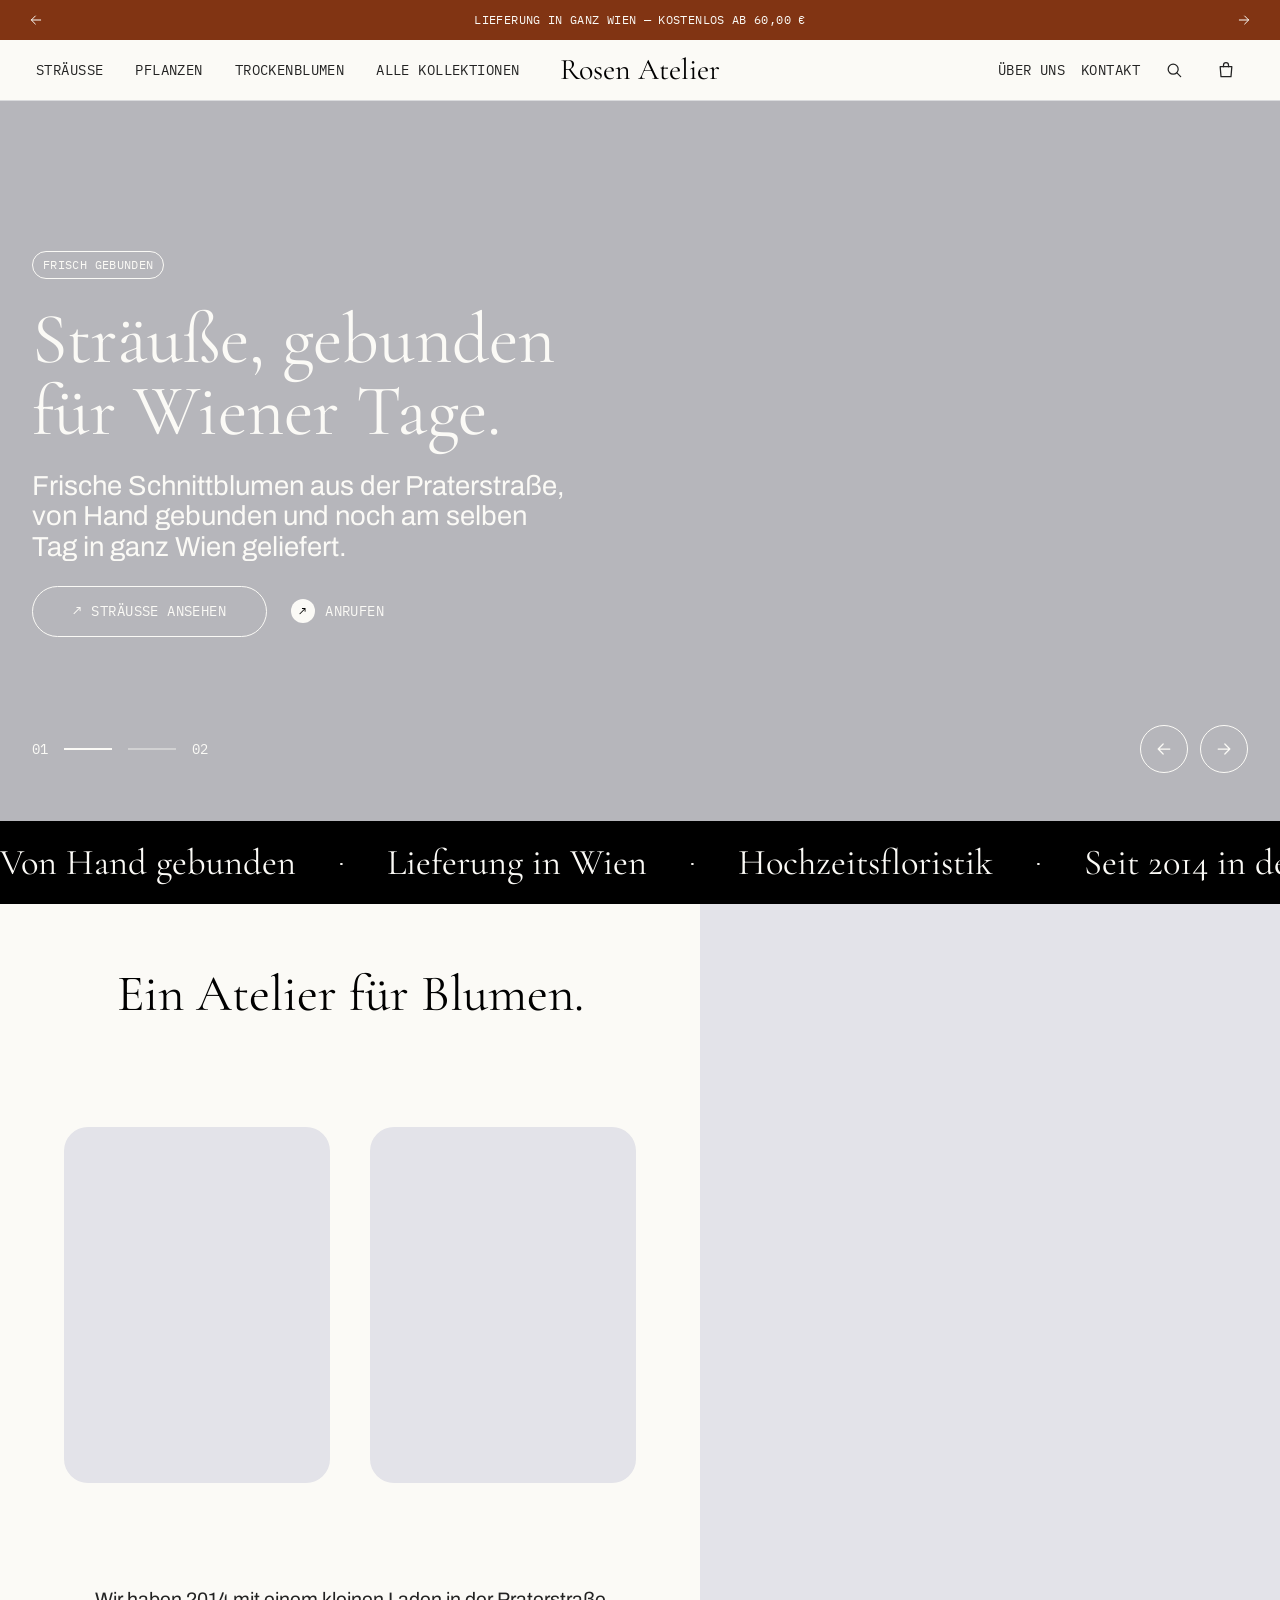
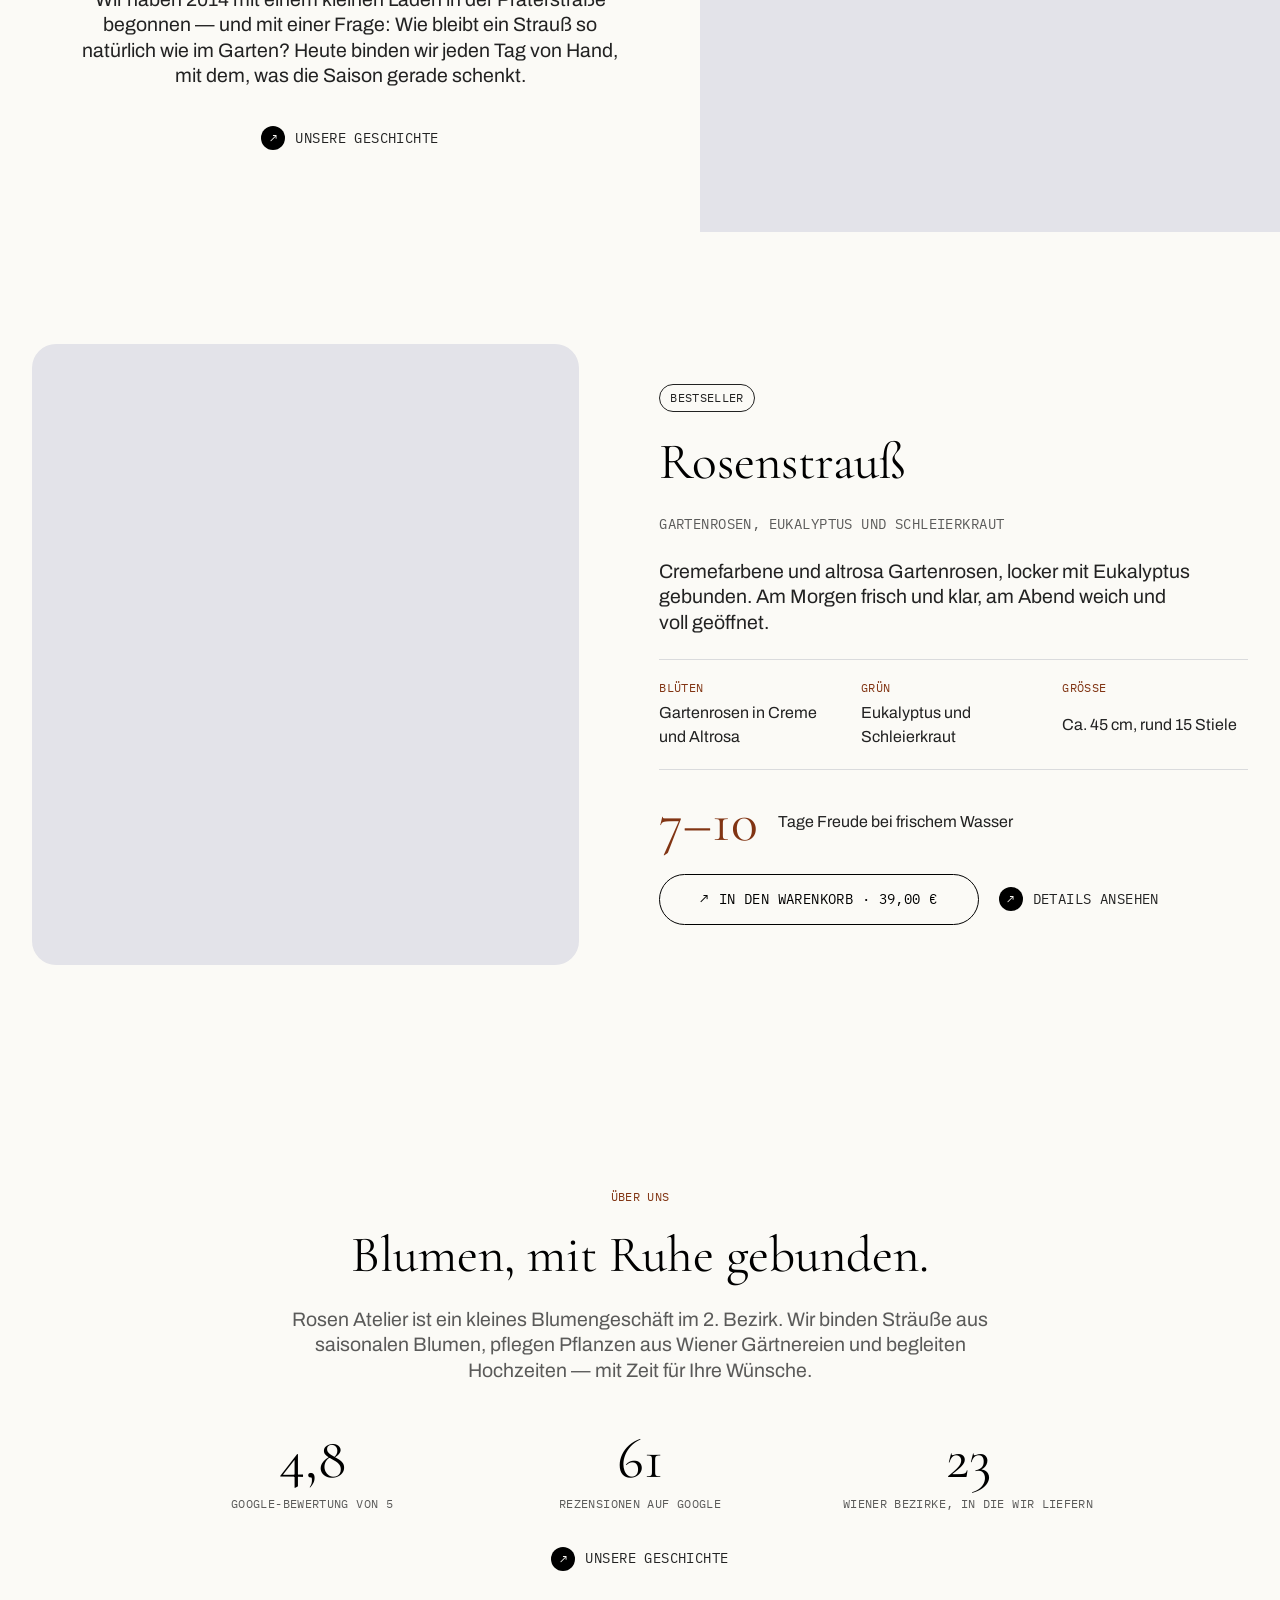
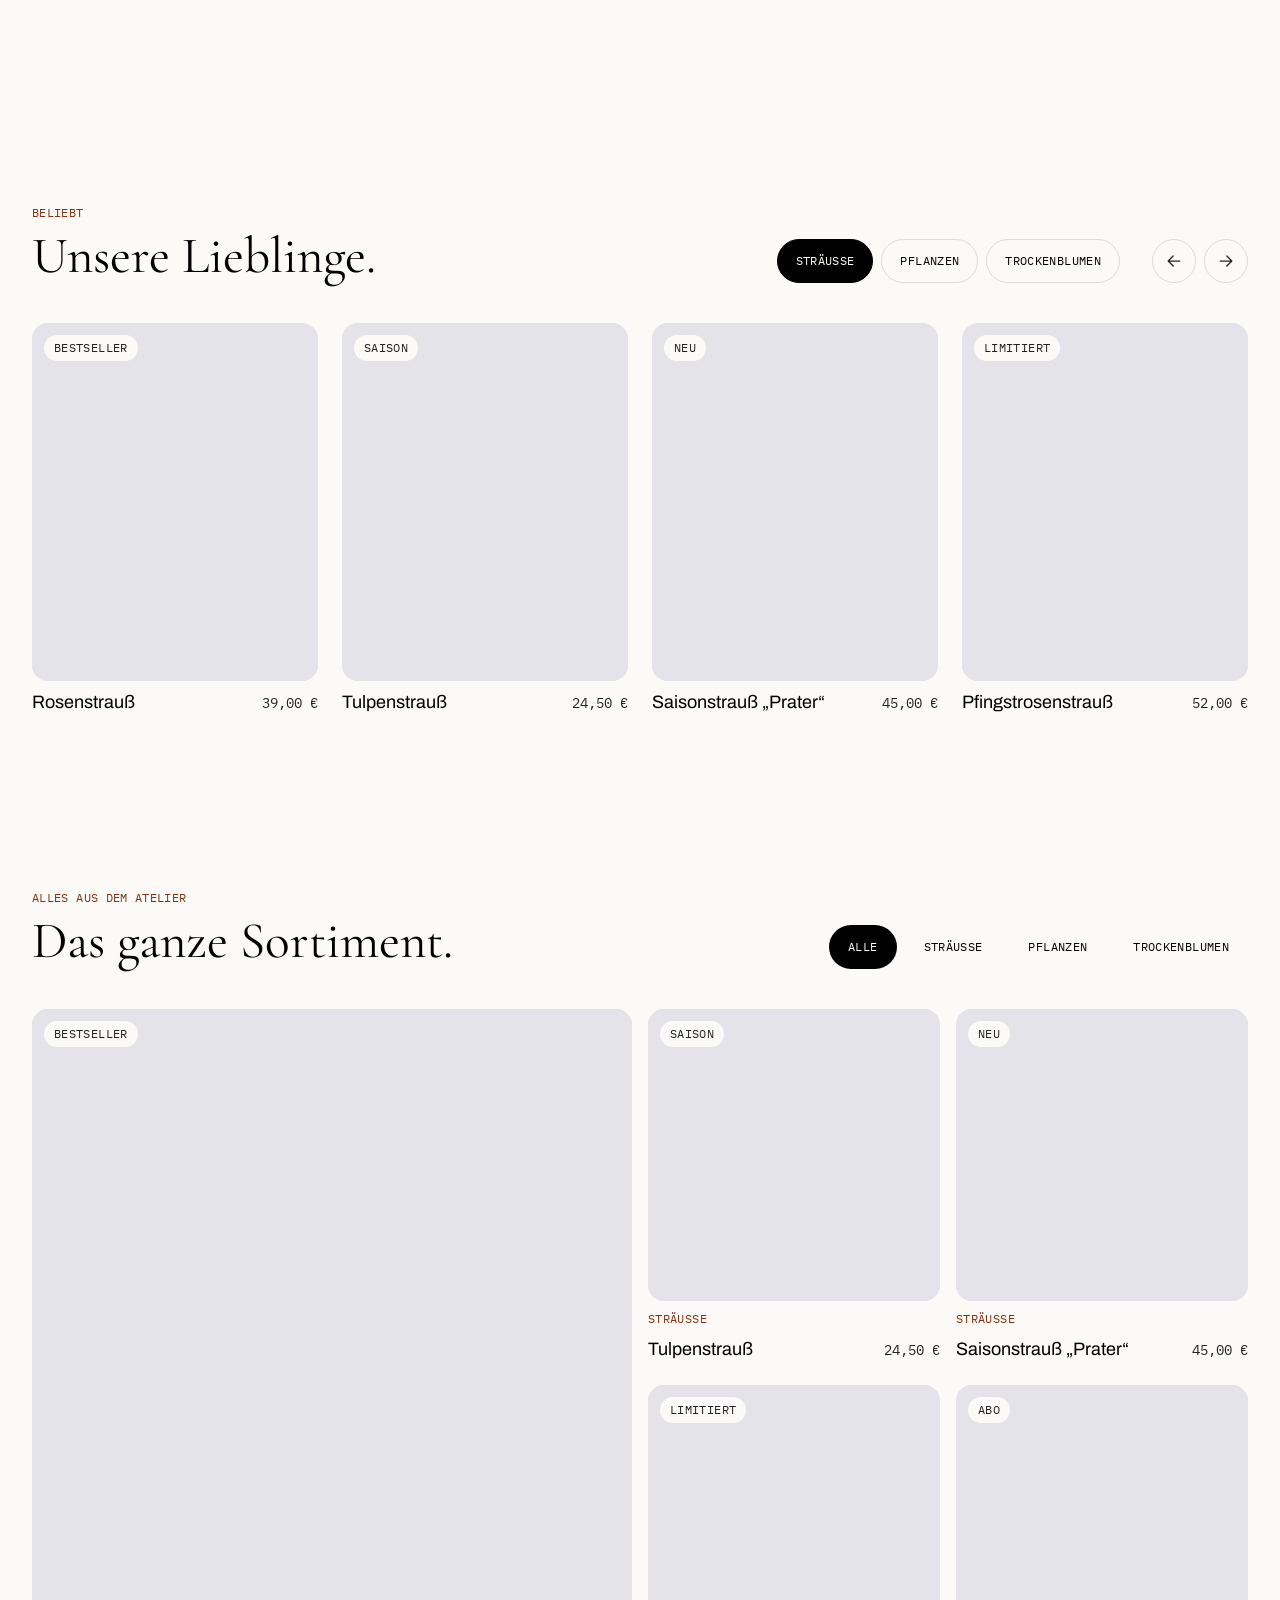
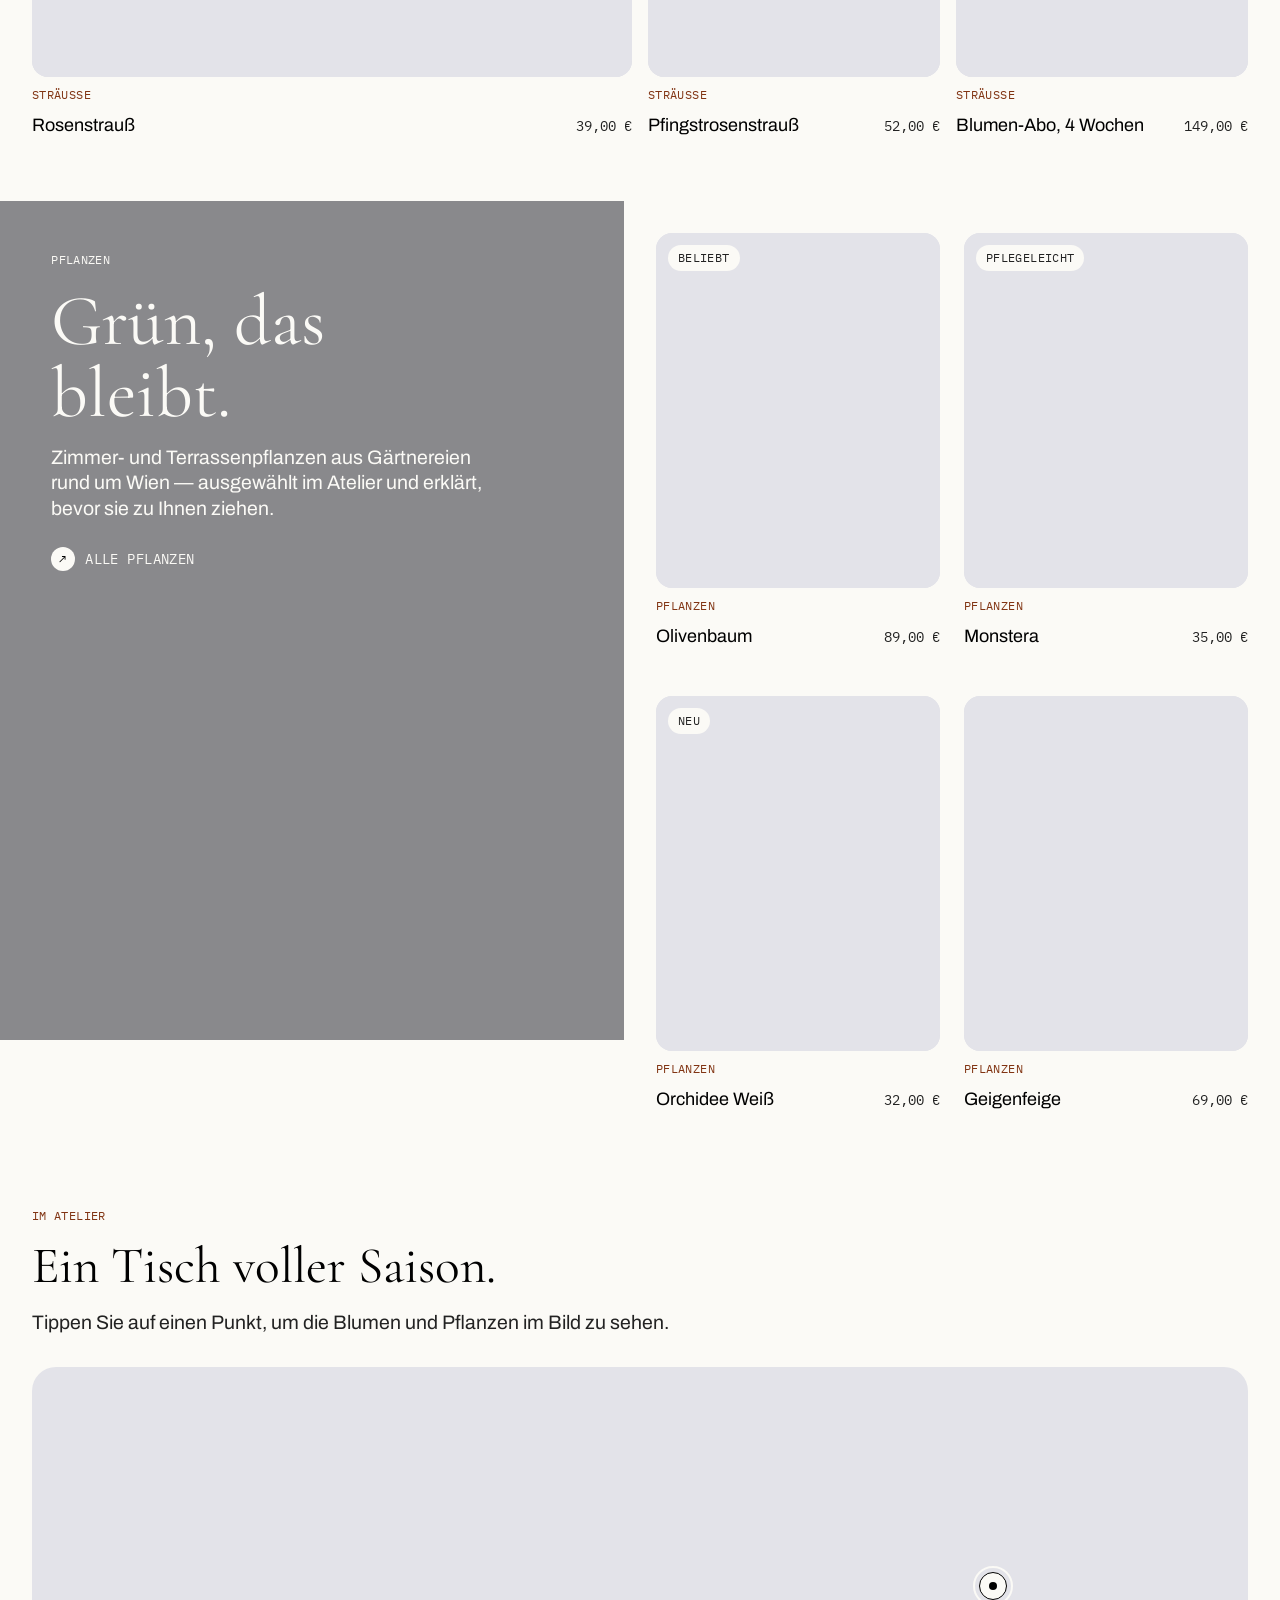
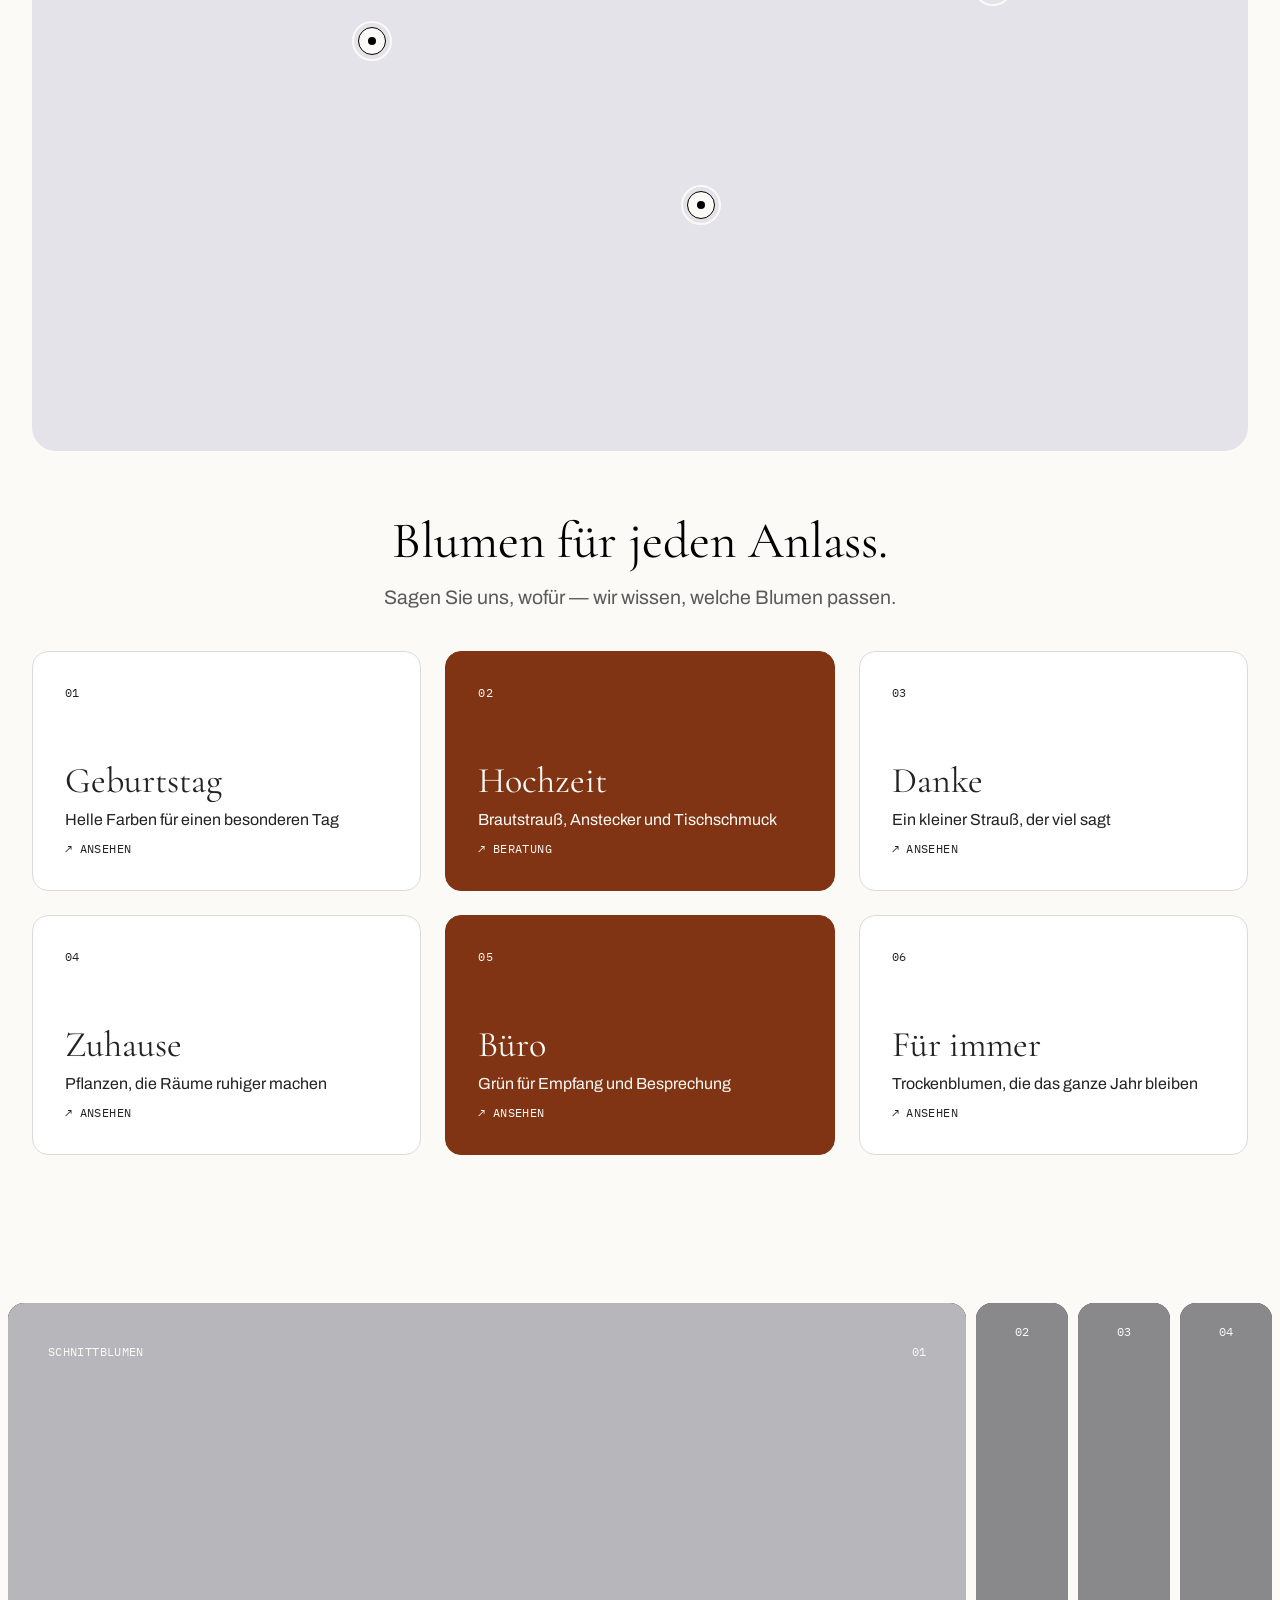
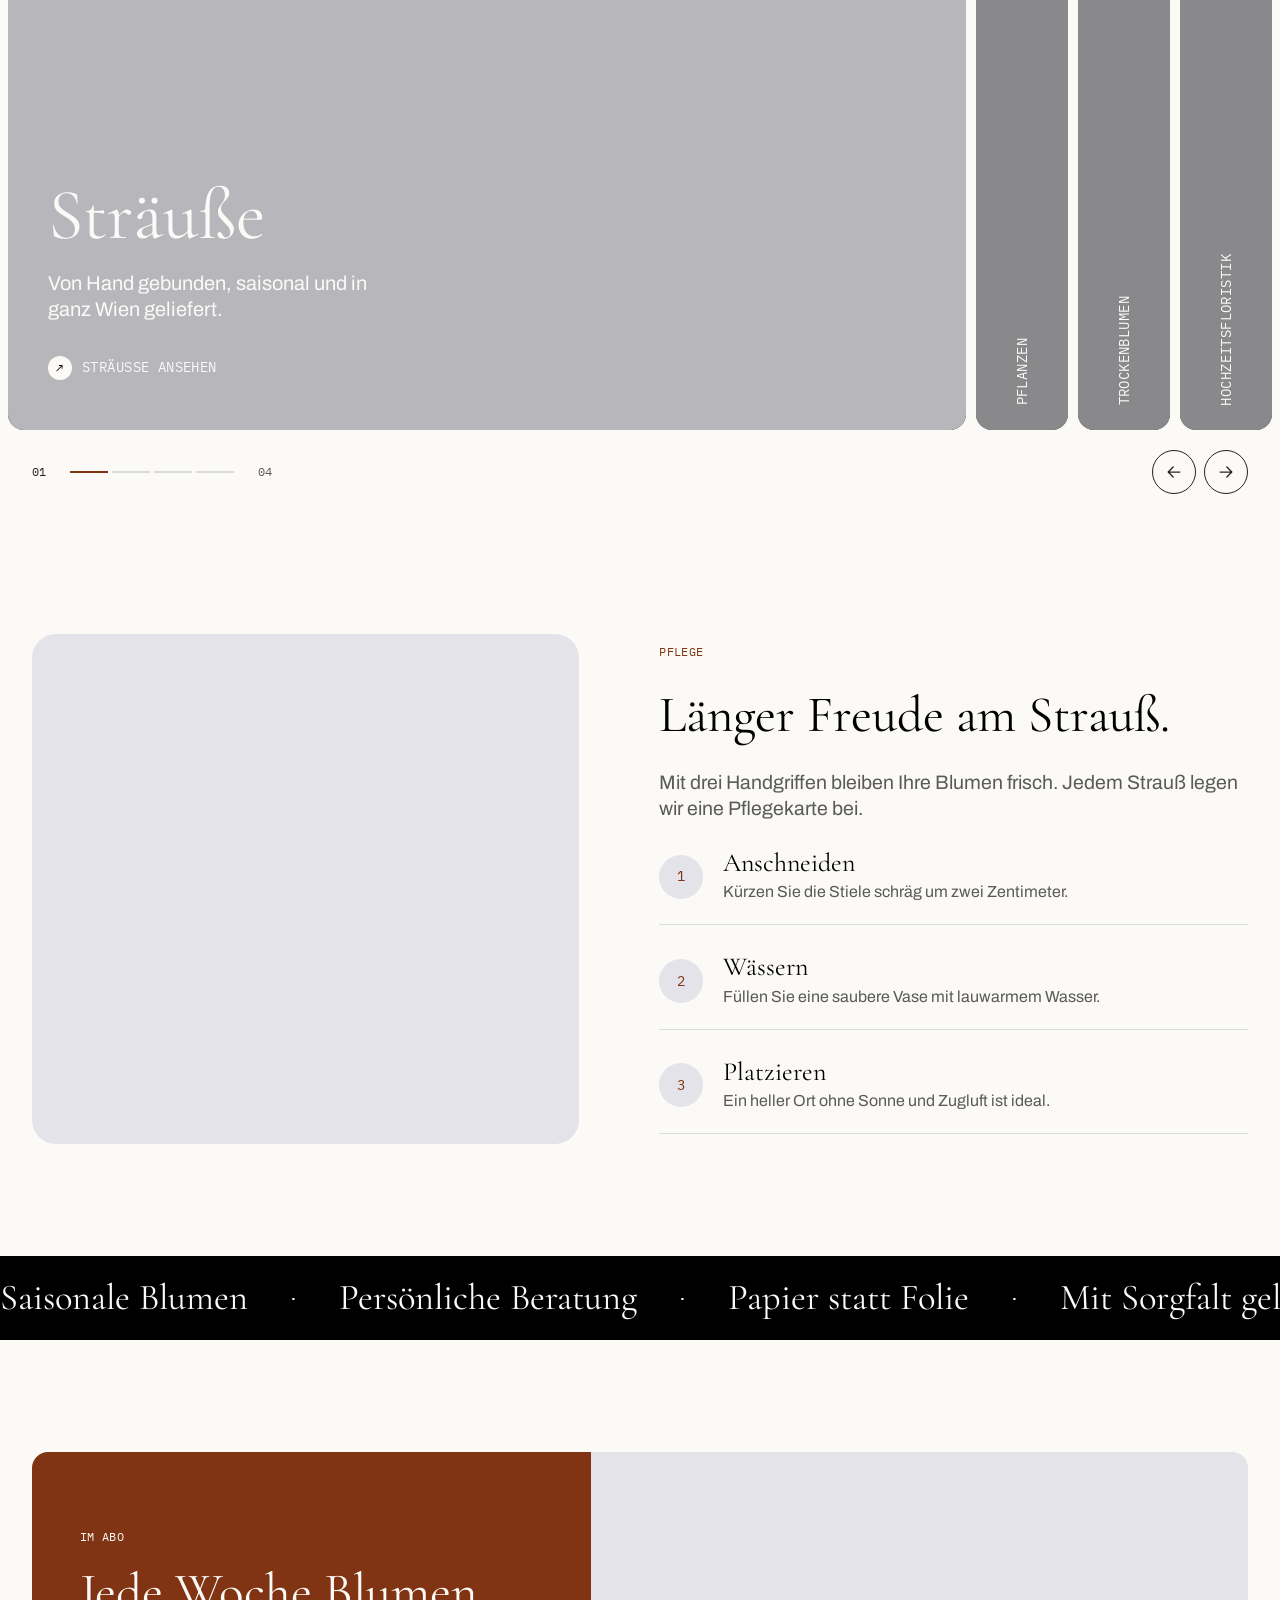
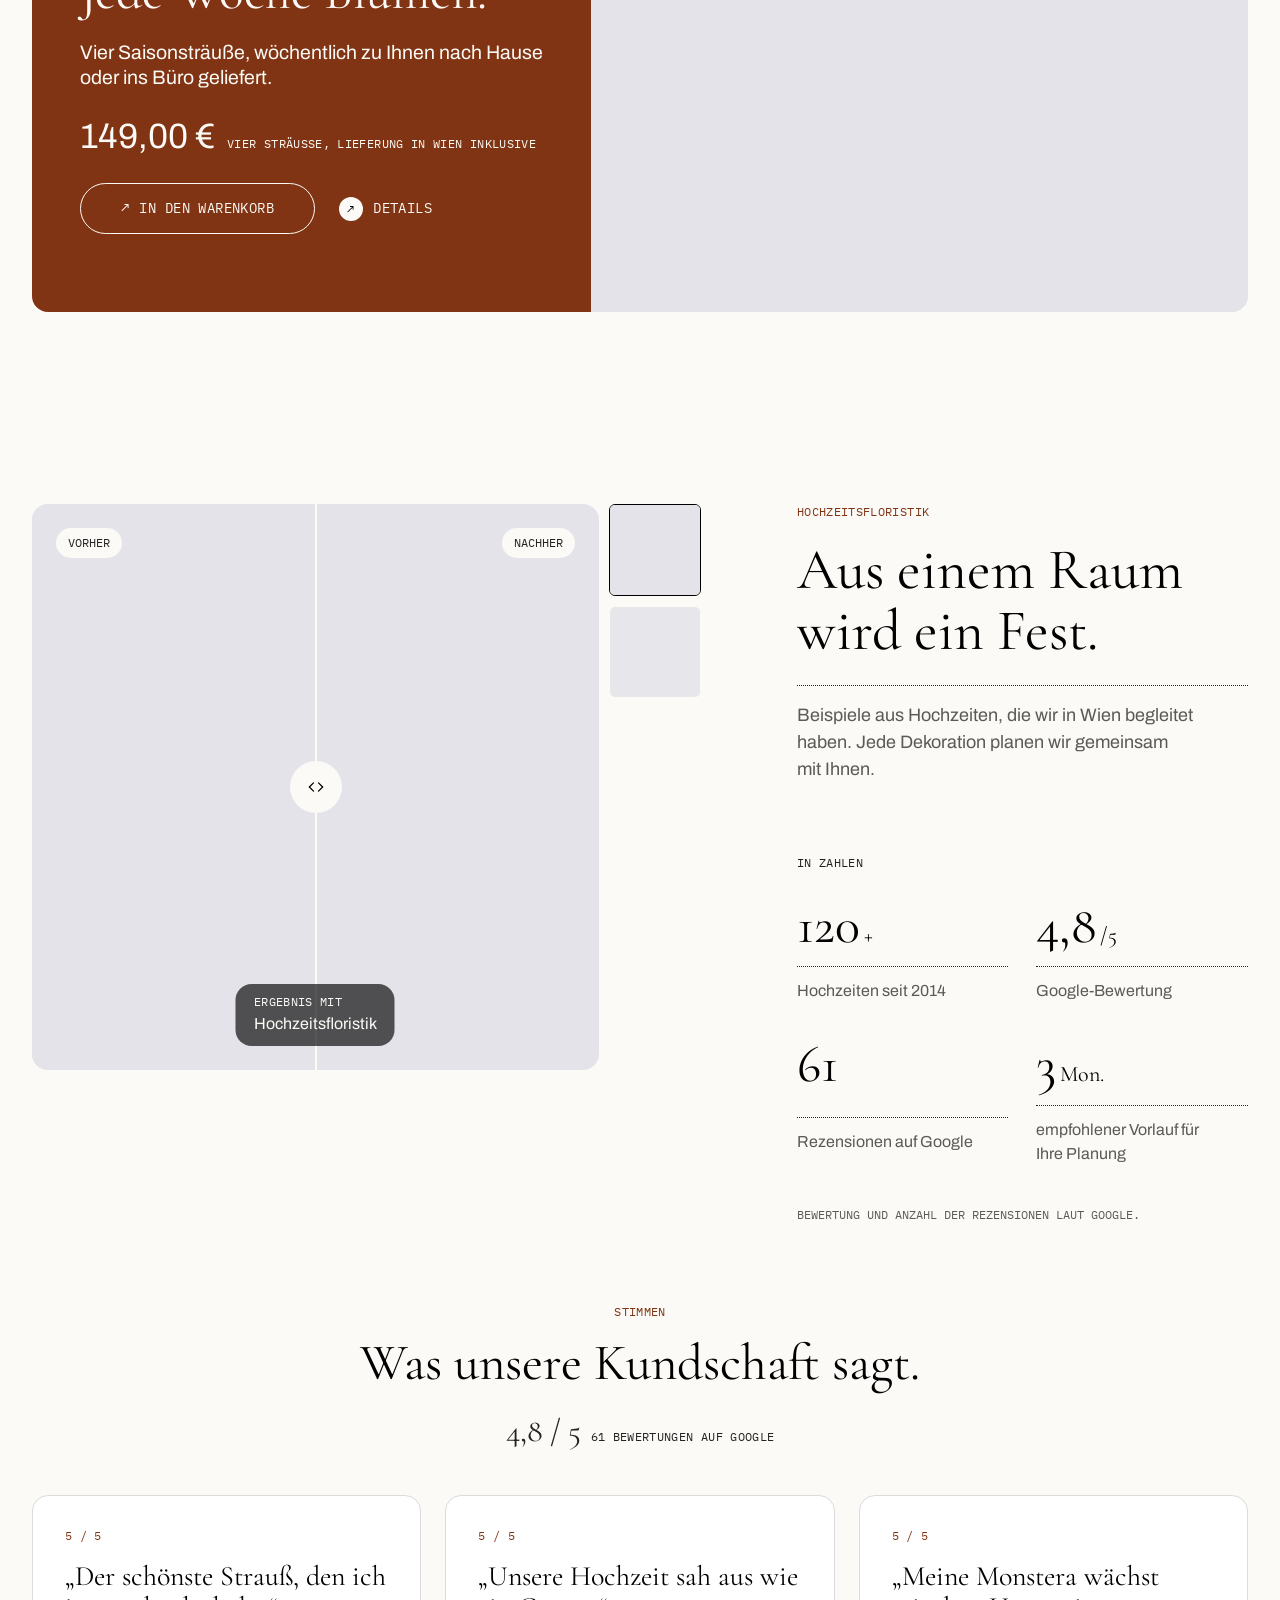
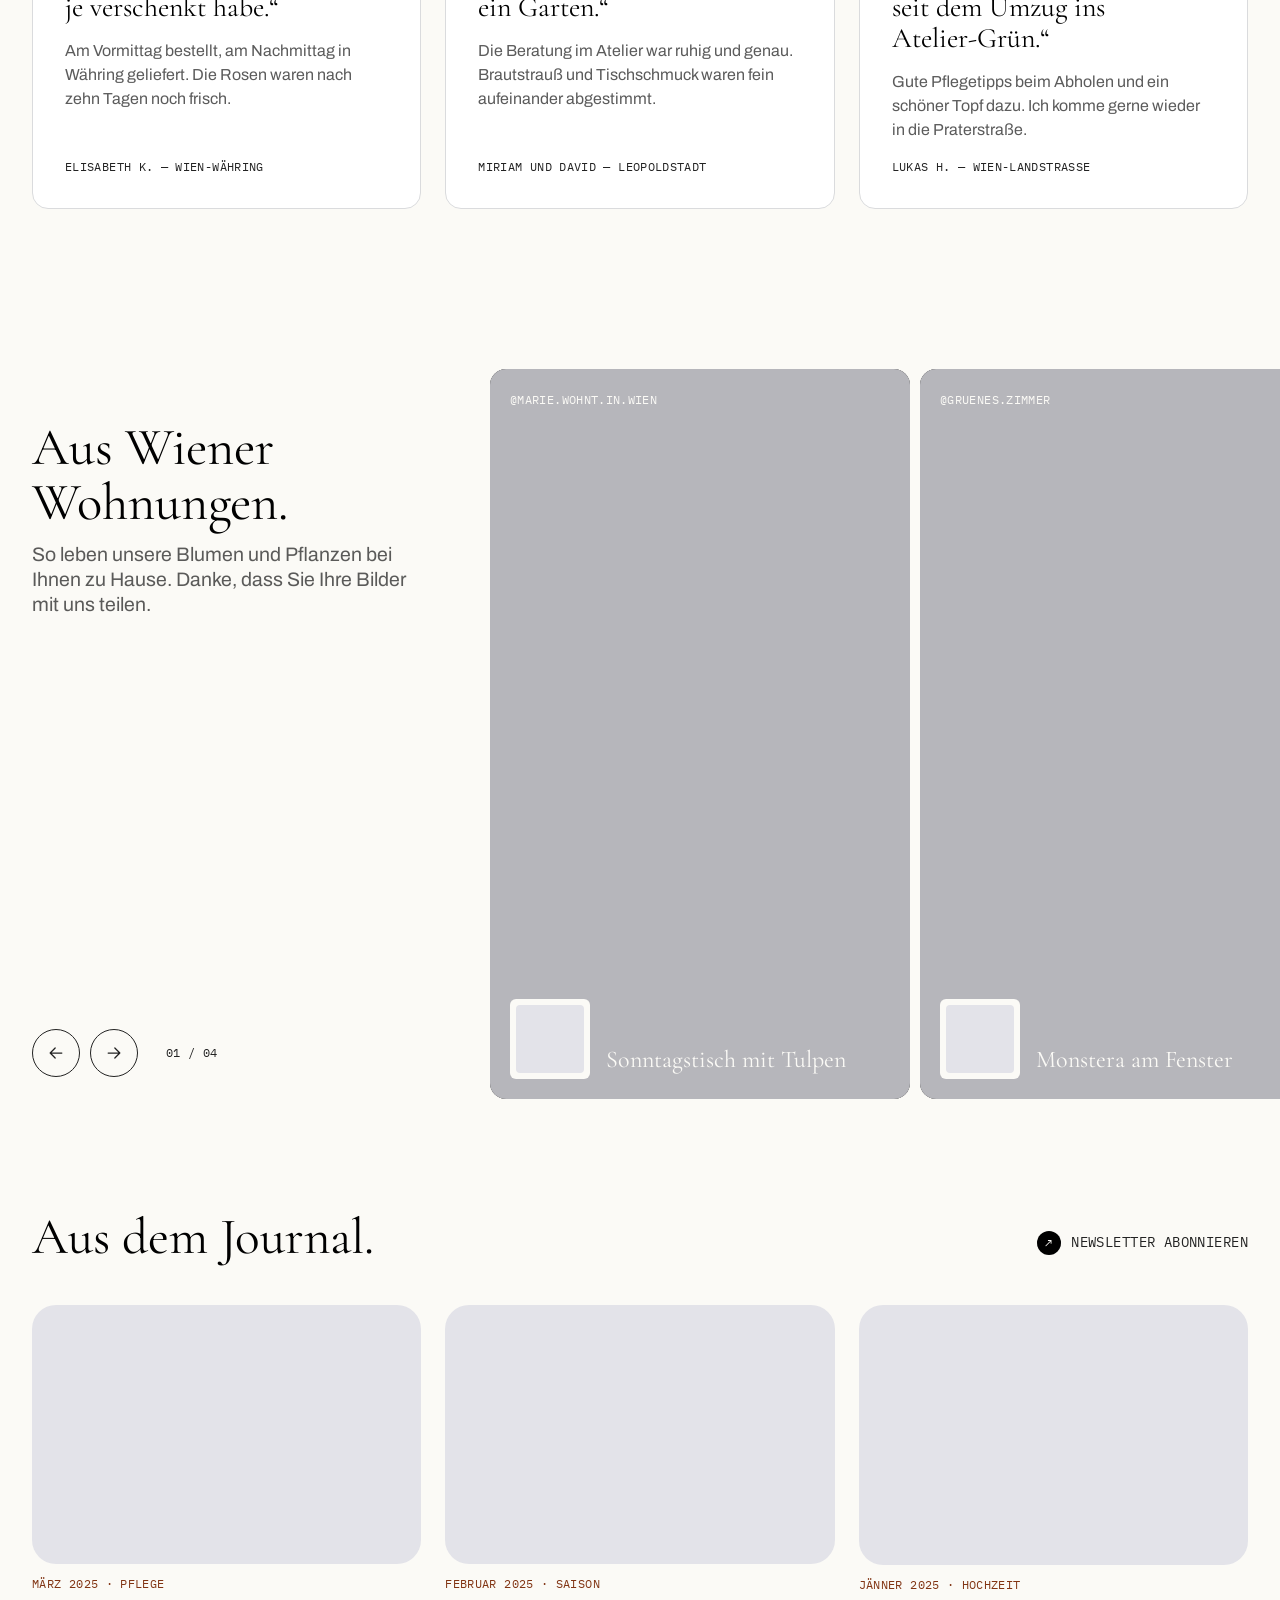
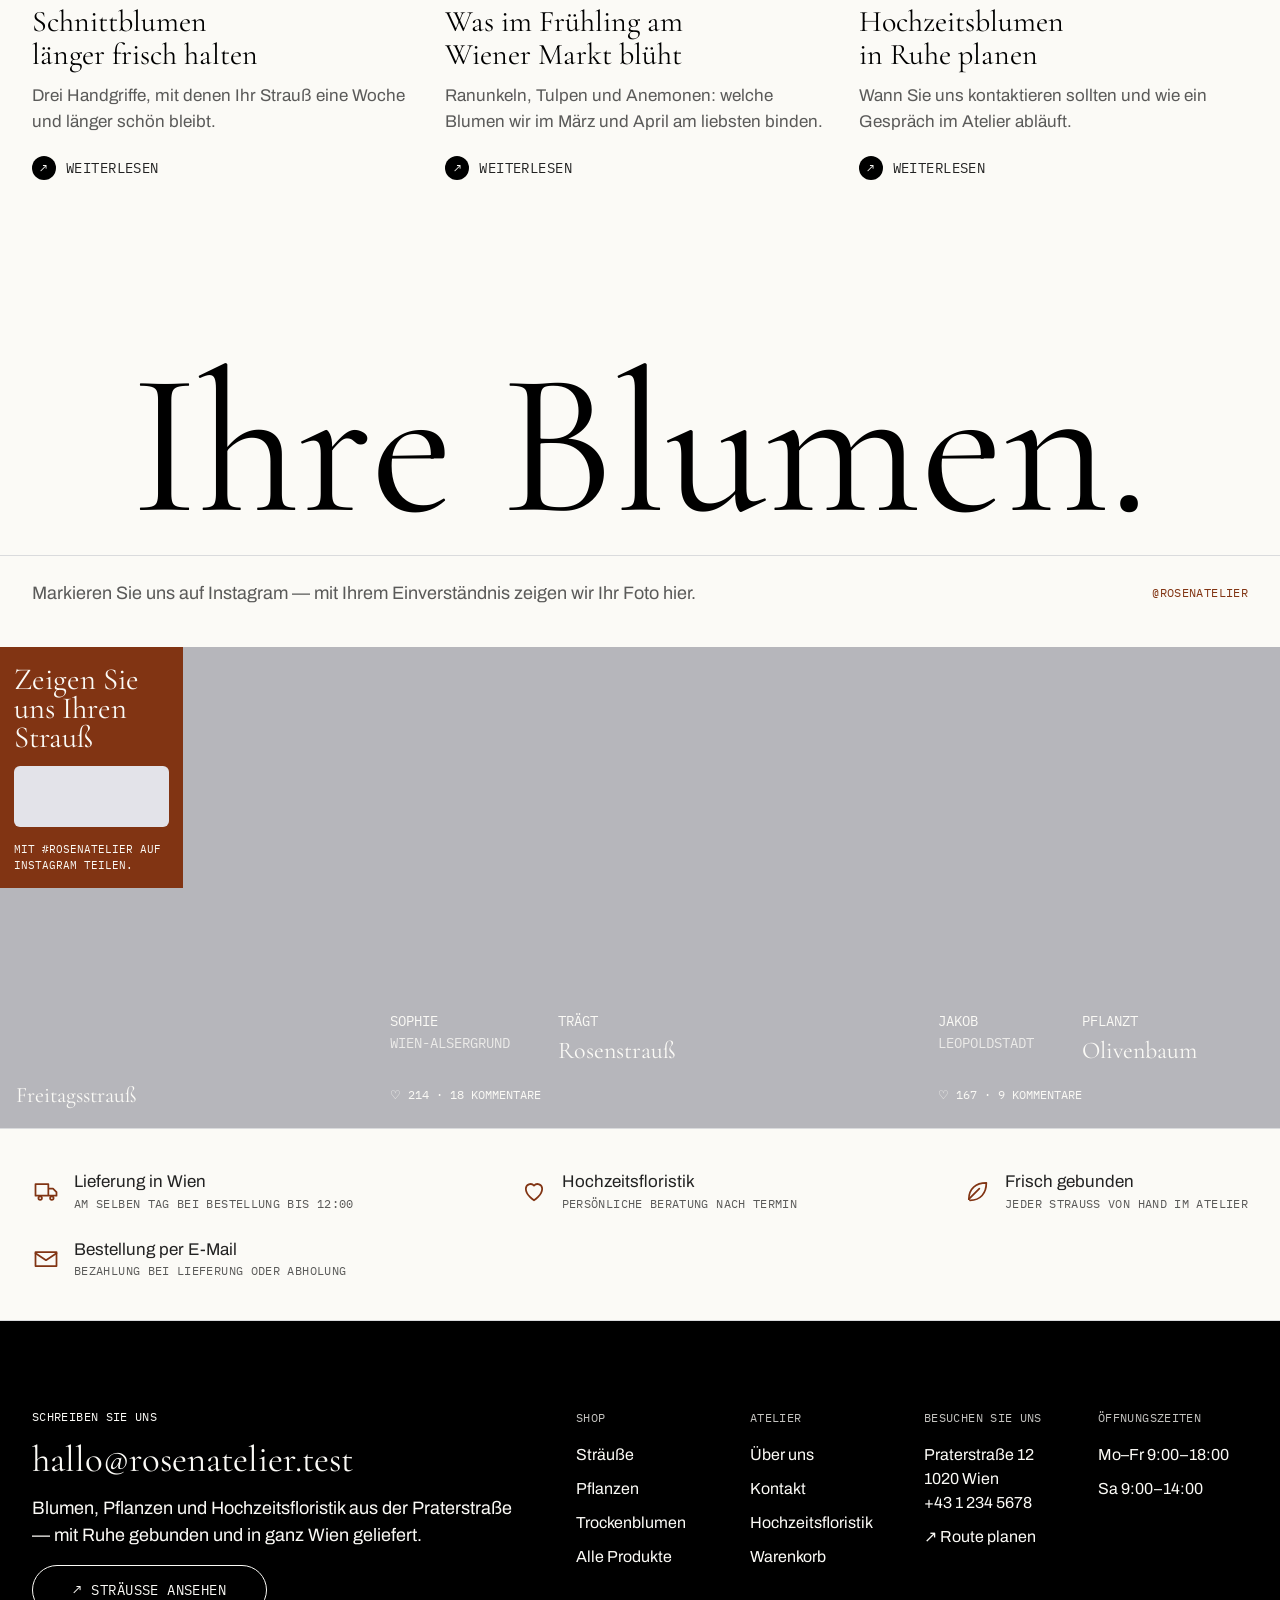
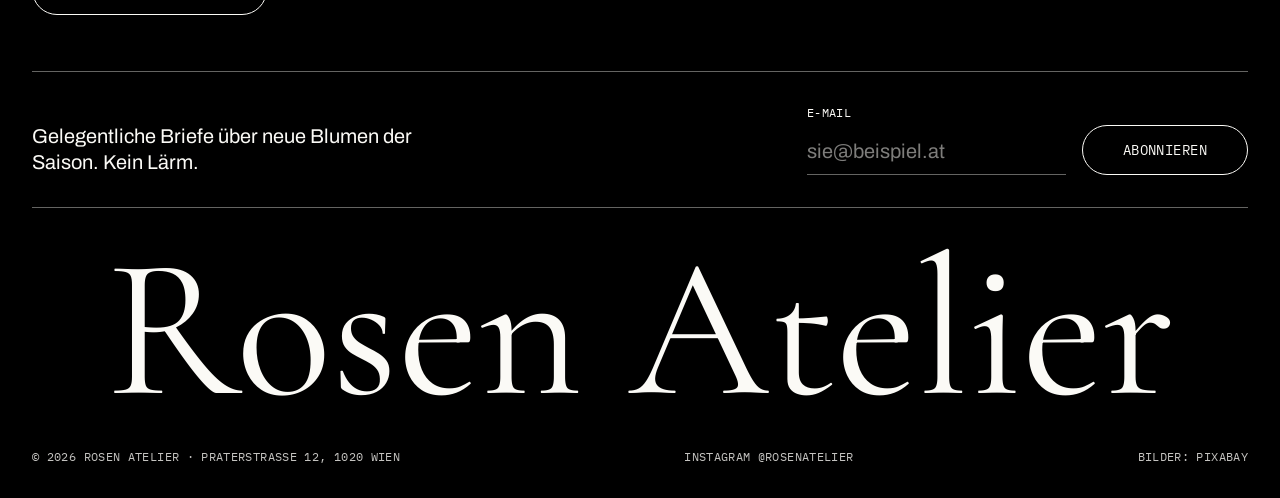
<file: rosen-atelier-wien/index.html>
<!doctype html>
<html lang="de-AT">
<head>
<meta name="robots" content="noindex, nofollow">
<meta charset="utf-8">
<meta name="viewport" content="width=device-width, initial-scale=1">
<title>Rosen Atelier — Blumen und Pflanzen aus der Praterstraße, Wien</title>
<meta name="description" content="Rosen Atelier, Praterstraße 12 in Wien: von Hand gebundene Sträuße, Pflanzen, Trockenblumen und Hochzeitsfloristik. Lieferung in ganz Wien.">
<meta name="lead-id" content="L0002">
<link rel="stylesheet" href="styles.css">
<script src="script.js" defer></script>
<script type="application/json" id="build-brief">{
  "lead_id": "L0002",
  "site_type": "online_store",
  "template": "NEW OUTCHRECH",
  "style_niche": "fashion",
  "style_reason": "Ein Blumengeschäft verkauft Stimmung und Bild; AGENTS.md ordnet Floristen ausdrücklich dem editorialen Fashion-Stil (Azione) zu.",
  "language": "de-AT",
  "currency": "EUR",
  "country": "AT",
  "city": "Wien",
  "business": {
    "name": "Rosen Atelier",
    "summary": "Blumengeschäft in der Praterstraße 12 im 2. Bezirk mit von Hand gebundenen Sträußen, Pflanzen und Hochzeitsfloristik sowie Lieferung in ganz Wien.",
    "audience": "Menschen in Wien, die Blumen verschenken oder ihr Zuhause begrünen möchten, sowie Brautpaare auf der Suche nach Hochzeitsfloristik.",
    "positioning": "Ruhiges, persönliches Blumenatelier mit saisonalen Sträußen statt Massenware."
  },
  "tone": "Ruhig, freundlich, Sie-Form; editorial und zurückhaltend nach dem Azione-Stil: kurze Aussagen mit Punkt, keine Ausrufezeichen, keine Werbesprache, Labels in Großbuchstaben (Mono).",
  "primary_cta": { "label": "Sträuße ansehen", "action": "#collection/strausse", "why": "Ziel des Online-Shops ist der Kauf eines Straußes; die Kategorie Sträuße ist das Kernsortiment und mit der Lieferung in Wien verknüpft." },
  "secondary_cta": { "label": "Anrufen", "action": "tel:+4312345678" },
  "contact": {
    "email": "hallo@rosenatelier.test",
    "phone": "+43 1 234 5678",
    "address": "Praterstraße 12, 1020 Wien",
    "maps": "https://maps.google.com/?cid=3003",
    "hours": ["Mo–Fr 9:00–18:00", "Sa 9:00–14:00"]
  },
  "offer": {
    "services": ["Hochzeitsfloristik", "Lieferung in Wien"],
    "products": [
      { "name": "Rosenstrauß", "price": 39.0, "category": "Sträuße" },
      { "name": "Tulpenstrauß", "price": 24.5, "category": "Sträuße" },
      { "name": "Saisonstrauß „Prater“", "price": 45.0, "category": "Sträuße" },
      { "name": "Pfingstrosenstrauß", "price": 52.0, "category": "Sträuße" },
      { "name": "Blumen-Abo, 4 Wochen", "price": 149.0, "category": "Sträuße" },
      { "name": "Olivenbaum", "price": 89.0, "category": "Pflanzen" },
      { "name": "Monstera", "price": 35.0, "category": "Pflanzen" },
      { "name": "Orchidee Weiß", "price": 32.0, "category": "Pflanzen" },
      { "name": "Geigenfeige", "price": 69.0, "category": "Pflanzen" },
      { "name": "Trockenblumenkranz", "price": 48.0, "category": "Trockenblumen" },
      { "name": "Trockenstrauß „Hafer & Lavendel“", "price": 34.0, "category": "Trockenblumen" }
    ],
    "categories": ["Sträuße", "Pflanzen", "Trockenblumen"]
  },
  "proof": { "google_rating": 4.8, "review_count": 61 },
  "pages": ["home", "about", "collections", "collection/alle", "collection/strausse", "collection/pflanzen", "collection/trockenblumen", "product/rosenstrauss", "product/tulpenstrauss", "product/saisonstrauss-prater", "product/pfingstrosenstrauss", "product/blumen-abo", "product/olivenbaum", "product/monstera", "product/orchidee-weiss", "product/geigenfeige", "product/trockenblumenkranz", "product/trockenstrauss-hafer-lavendel", "cart", "contact"],
  "generated_content": [
    "Sieben ergänzende Produkte (Saisonstrauß „Prater“, Pfingstrosenstrauß, Blumen-Abo, Orchidee Weiß, Geigenfeige, Trockenblumenkranz, Trockenstrauß „Hafer & Lavendel“) samt Preisen und neuer Kategorie Trockenblumen",
    "Alle Produktbeschreibungen, Untertitel, Highlights, Badges, Pflegetipps, Varianten (Größe, Topf, Farbe) und Aufpreise",
    "Markengeschichte: Gründung 2014 durch Lena Hofer in der Praterstraße, Gründerinnen-Zitat",
    "Lieferkonditionen: 9,00 € Liefergebühr, kostenlos ab 60,00 €, Zustellung am selben Tag bei Bestellung bis 12:00, Abholung meist in 2 Stunden",
    "Kennzahlen: 23 Bezirke, 120+ Hochzeiten, 70 % österreichische Schnittblumen in der Saison, 0 Plastikfolie, 3 Monate Planungsvorlauf",
    "Kundenstimmen auf der Startseite und Produktbewertungen mit Namen und Bezirken",
    "Partner- und Lieferantennamen (Gärtnerei Donaufeld, Staudenhof Marchfeld, Café Nordbahn, Weingut am Bisamberg, Pension Taborstraße)",
    "Journal-Beiträge, Community-Beiträge mit Instagram-Handles, Vorher-nachher-Beispiele aus Hochzeiten",
    "Anlässe (Geburtstag, Hochzeit, Danke, Zuhause, Büro, Für immer), Werteseite, Arbeitsschritte, Pflegeschritte",
    "Newsletter-Texte, Aktionskachel Blumen-Abo und alle Formular- und Statusmeldungen"
  ]
}</script>
</head>
<body data-style="fashion" data-site="online_store">
<a class="skip-link" href="#home" data-skip>Zum Inhalt springen</a>

<svg class="sprite" aria-hidden="true" focusable="false">
  <symbol id="i-bag" viewBox="0 0 24 24"><path d="M5 8h14l-1 12H6L5 8z"/><path d="M9 8V6a3 3 0 0 1 6 0v2"/></symbol>
  <symbol id="i-search" viewBox="0 0 24 24"><circle cx="11" cy="11" r="6"/><path d="m20 20-4.5-4.5"/></symbol>
  <symbol id="i-close" viewBox="0 0 24 24"><path d="M6 6l12 12M18 6 6 18"/></symbol>
  <symbol id="i-arrow-r" viewBox="0 0 24 24"><path d="M5 12h14M13 6l6 6-6 6"/></symbol>
  <symbol id="i-arrow-l" viewBox="0 0 24 24"><path d="M19 12H5M11 6l-6 6 6 6"/></symbol>
  <symbol id="i-plus" viewBox="0 0 24 24"><path d="M12 5v14M5 12h14"/></symbol>
  <symbol id="i-minus" viewBox="0 0 24 24"><path d="M5 12h14"/></symbol>
  <symbol id="i-truck" viewBox="0 0 24 24"><path d="M3 6h11v10H3zM14 10h4l3 3v3h-7"/><circle cx="7" cy="18" r="1.5"/><circle cx="17" cy="18" r="1.5"/></symbol>
  <symbol id="i-gift" viewBox="0 0 24 24"><path d="M4 10h16v10H4zM3 7h18v3H3zM12 7v13M12 7c-2-4-6-3-5 0M12 7c2-4 6-3 5 0"/></symbol>
  <symbol id="i-leaf" viewBox="0 0 24 24"><path d="M5 19c0-9 6-14 15-14 0 9-5 15-14 15"/><path d="M5 19 14 10"/></symbol>
  <symbol id="i-sparkle" viewBox="0 0 24 24"><path d="M12 3c.6 4.8 2.2 6.4 7 7-4.8.6-6.4 2.2-7 7-.6-4.8-2.2-6.4-7-7 4.8-.6 6.4-2.2 7-7z"/></symbol>
  <symbol id="i-heart" viewBox="0 0 24 24"><path d="M12 20s-7-4.5-7-10a4 4 0 0 1 7-2.6A4 4 0 0 1 19 10c0 5.5-7 10-7 10z"/></symbol>
  <symbol id="i-check" viewBox="0 0 24 24"><path d="m5 12 5 5 9-10"/></symbol>
  <symbol id="i-phone" viewBox="0 0 24 24"><path d="M5 4h4l2 5-2.5 1.5a11 11 0 0 0 5 5L15 13l5 2v4a1 1 0 0 1-1 1A16 16 0 0 1 4 5a1 1 0 0 1 1-1z"/></symbol>
  <symbol id="i-mail" viewBox="0 0 24 24"><path d="M3 6h18v12H3z"/><path d="m3 7 9 6 9-6"/></symbol>
  <symbol id="i-pin" viewBox="0 0 24 24"><path d="M12 21s-7-6-7-11a7 7 0 0 1 14 0c0 5-7 11-7 11z"/><circle cx="12" cy="10" r="2.5"/></symbol>
  <symbol id="i-clock" viewBox="0 0 24 24"><circle cx="12" cy="12" r="8"/><path d="M12 8v4l3 2"/></symbol>
  <symbol id="i-lock" viewBox="0 0 24 24"><path d="M6 11h12v9H6z"/><path d="M8 11V8a4 4 0 0 1 8 0v3"/></symbol>
  <symbol id="i-store" viewBox="0 0 24 24"><path d="M4 10h16v10H4zM3 6h18l-1 4H4zM10 20v-5h4v5"/></symbol>
  <symbol id="i-filter" viewBox="0 0 24 24"><path d="M4 6h16M7 12h10M10 18h4"/></symbol>
  <symbol id="i-chevron" viewBox="0 0 24 24"><path d="m6 9 6 6 6-6"/></symbol>
  <symbol id="i-drag" viewBox="0 0 24 24"><path d="M9 7 4 12l5 5M15 7l5 5-5 5"/></symbol>
</svg>

<!-- Header group -->
<div class="announce" data-section="header-announcements" data-announce role="region" aria-label="Hinweise">
  <button class="announce__arrow" type="button" data-ann-prev aria-label="Vorheriger Hinweis"><svg class="icon"><use href="#i-arrow-l"/></svg></button>
  <div class="announce__slides">
    <p class="announce__item is-active">Lieferung in ganz Wien — kostenlos ab 60,00 €</p>
    <p class="announce__item"><a href="#contact">Hochzeitsfloristik: Beratung nach Termin unter +43 1 234 5678</a></p>
  </div>
  <button class="announce__arrow" type="button" data-ann-next aria-label="Nächster Hinweis"><svg class="icon"><use href="#i-arrow-r"/></svg></button>
</div>

<header class="site-header" data-section="header">
  <div class="site-header__inner">
    <div class="site-header__start">
      <button class="menu-toggle" type="button" data-menu-open aria-expanded="false" aria-controls="mobile-menu">Menü</button>
      <nav class="main-nav" aria-label="Kategorien">
        <ul>
          <li><a href="#collection/strausse" data-nav="collection/strausse">Sträuße</a></li>
          <li><a href="#collection/pflanzen" data-nav="collection/pflanzen">Pflanzen</a></li>
          <li><a href="#collection/trockenblumen" data-nav="collection/trockenblumen">Trockenblumen</a></li>
          <li><a href="#collections" data-nav="collections">Alle Kollektionen</a></li>
        </ul>
      </nav>
    </div>
    <a class="wordmark" href="#home" aria-label="Rosen Atelier, zur Startseite">Rosen Atelier</a>
    <div class="site-header__end">
      <a class="hdr-link" href="#about" data-nav="about">Über uns</a>
      <a class="hdr-link" href="#contact" data-nav="contact">Kontakt</a>
      <button class="icon-btn" type="button" data-search-open aria-label="Suche öffnen"><svg class="icon"><use href="#i-search"/></svg></button>
      <a class="icon-btn cart-link" href="#cart" data-nav="cart" aria-label="Warenkorb, 0 Artikel"><svg class="icon"><use href="#i-bag"/></svg><span class="cart-count" data-cart-count hidden>0</span></a>
    </div>
  </div>
</header>

<div class="mmenu on-dark" id="mobile-menu" hidden>
  <div class="mmenu__top">
    <span class="eyebrow">Rosen Atelier</span>
    <button class="mmenu__close" type="button" data-menu-close aria-label="Menü schließen">×</button>
  </div>
  <nav class="mmenu__nav" aria-label="Hauptmenü">
    <a href="#home">Start</a>
    <a href="#collection/strausse">Sträuße</a>
    <a href="#collection/pflanzen">Pflanzen</a>
    <a href="#collection/trockenblumen">Trockenblumen</a>
    <a href="#collections">Kollektionen</a>
    <a href="#about">Über uns</a>
    <a href="#contact">Kontakt</a>
    <a href="#cart">Warenkorb</a>
  </nav>
  <div class="mmenu__meta">
    <a class="alink alink--light" href="tel:+4312345678"><span class="alink__i" aria-hidden="true">↗</span>+43 1 234 5678</a>
    <a class="alink alink--light" href="mailto:hallo@rosenatelier.test"><span class="alink__i" aria-hidden="true">↗</span>hallo@rosenatelier.test</a>
    <p class="eyebrow">Mo–Fr 9:00–18:00 · Sa 9:00–14:00</p>
  </div>
</div>

<dialog class="search-dlg" id="search" aria-label="Produktsuche">
  <form class="search-dlg__form" data-search-form role="search">
    <svg class="icon" aria-hidden="true"><use href="#i-search"/></svg>
    <label class="visually-hidden" for="search-input">Suche nach Blumen und Pflanzen</label>
    <input class="search-dlg__input" id="search-input" type="search" placeholder="Rosen, Pflanzen, Kranz …" autocomplete="off">
    <button class="search-dlg__close" type="button" data-search-close aria-label="Suche schließen"><svg class="icon"><use href="#i-close"/></svg></button>
  </form>
  <div class="search-dlg__body">
    <p class="eyebrow search-dlg__label" data-search-label>Beliebt im Atelier</p>
    <ul class="search-dlg__results" data-search-results aria-live="polite"></ul>
  </div>
</dialog>

<main id="main">

<!-- ============ HOME ============ -->
<section class="page" data-page="home" id="home" data-title="Rosen Atelier — Blumen und Pflanzen aus der Praterstraße, Wien">

  <div class="hero" data-section="hero-slideshow" data-hero aria-roledescription="Karussell" aria-label="Willkommen bei Rosen Atelier">
    <div class="hero__slide is-active" role="group" aria-roledescription="Folie" aria-label="1 von 2" aria-hidden="false">
      <div class="hero__media"><img data-pixabay="florist rose bouquet" data-orientation="horizontal" data-size="large" alt="Ein frisch gebundener Strauß aus cremefarbenen Rosen auf einem Holztisch" width="1920" height="1080" fetchpriority="high"></div>
      <div class="hero__content">
        <span class="badge badge--outline">Frisch gebunden</span>
        <h1 class="t-display">Sträuße, gebunden für Wiener Tage.</h1>
        <p class="hero__text">Frische Schnittblumen aus der Praterstraße, von Hand gebunden und noch am selben Tag in ganz Wien geliefert.</p>
        <div class="btn-row">
          <a class="btn btn--light" href="#collection/strausse"><span aria-hidden="true">↗</span>Sträuße ansehen</a>
          <a class="alink alink--light" href="tel:+4312345678"><span class="alink__i" aria-hidden="true">↗</span>Anrufen</a>
        </div>
      </div>
    </div>
    <div class="hero__slide" role="group" aria-roledescription="Folie" aria-label="2 von 2" aria-hidden="true">
      <div class="hero__media"><img data-pixabay="wedding flowers bride" data-orientation="horizontal" data-size="large" alt="Brautstrauß aus hellen Rosen in den Händen einer Braut" width="1920" height="1080"></div>
      <div class="hero__content">
        <span class="badge badge--outline">Hochzeitsfloristik</span>
        <h2 class="t-display">Blumen für den schönsten Tag.</h2>
        <p class="hero__text">Vom Brautstrauß bis zum Tischschmuck planen wir Ihre Hochzeitsblumen in Ruhe, persönlich und mit saisonalen Blüten.</p>
        <div class="btn-row">
          <a class="btn btn--light" href="#contact"><span aria-hidden="true">↗</span>Beratung anfragen</a>
          <a class="alink alink--light" href="#about"><span class="alink__i" aria-hidden="true">↗</span>Über das Atelier</a>
        </div>
      </div>
    </div>
    <div class="hero__controls">
      <div class="hero__progress">
        <span data-hero-current>01</span>
        <button class="hero__bar" type="button" aria-label="Folie 1 anzeigen" aria-current="true"></button>
        <button class="hero__bar" type="button" aria-label="Folie 2 anzeigen" aria-current="false"></button>
        <span>02</span>
      </div>
      <div class="hero__arrows">
        <button class="round-arrow" type="button" data-hero-prev aria-label="Vorherige Folie"><svg class="icon"><use href="#i-arrow-l"/></svg></button>
        <button class="round-arrow" type="button" data-hero-next aria-label="Nächste Folie"><svg class="icon"><use href="#i-arrow-r"/></svg></button>
      </div>
    </div>
  </div>

  <div class="marquee" data-section="marquee" aria-label="Was uns ausmacht">
    <div class="marquee__track">
      <span class="marquee__item">Von Hand gebunden</span><span class="marquee__sep" aria-hidden="true">·</span>
      <span class="marquee__item">Lieferung in Wien</span><span class="marquee__sep" aria-hidden="true">·</span>
      <span class="marquee__item">Hochzeitsfloristik</span><span class="marquee__sep" aria-hidden="true">·</span>
      <span class="marquee__item">Seit 2014 in der Leopoldstadt</span><span class="marquee__sep" aria-hidden="true">·</span>
    </div>
    <div class="marquee__track" aria-hidden="true">
      <span class="marquee__item">Von Hand gebunden</span><span class="marquee__sep">·</span>
      <span class="marquee__item">Lieferung in Wien</span><span class="marquee__sep">·</span>
      <span class="marquee__item">Hochzeitsfloristik</span><span class="marquee__sep">·</span>
      <span class="marquee__item">Seit 2014 in der Leopoldstadt</span><span class="marquee__sep">·</span>
    </div>
  </div>

  <div class="bstory" data-section="brand-story">
    <div class="bstory__story">
      <h2 class="t-h2">Ein Atelier für Blumen.</h2>
      <div class="bstory__photos">
        <div class="bstory__photo"><img data-pixabay="flower shop interior" data-orientation="vertical" alt="Blick in ein kleines Blumengeschäft mit Eimern voller Schnittblumen" width="266" height="356"></div>
        <div class="bstory__photo"><img data-pixabay="florist hands flowers" data-orientation="vertical" alt="Hände einer Floristin beim Binden eines Straußes" width="266" height="356"></div>
      </div>
      <div class="bstory__copy">
        <p class="lead">Wir haben 2014 mit einem kleinen Laden in der Praterstraße begonnen — und mit einer Frage: Wie bleibt ein Strauß so natürlich wie im Garten? Heute binden wir jeden Tag von Hand, mit dem, was die Saison gerade schenkt.</p>
        <a class="alink" href="#about"><span class="alink__i" aria-hidden="true">↗</span>Unsere Geschichte</a>
      </div>
    </div>
    <div class="bstory__image"><img data-pixabay="florist workshop flowers table" data-orientation="vertical" alt="Arbeitstisch im Atelier mit Rosen, Schere und Bast" width="720" height="928"></div>
  </div>

  <div class="sec" data-section="featured-launch" style="--pt:112px;--pb:112px">
    <div class="wrap feat">
      <div class="feat__media"><img data-pixabay="rose bouquet" data-orientation="vertical" data-img-key="rosenstrauss-0" alt="Strauß aus cremefarbenen und altrosa Rosen mit Eukalyptus" width="600" height="680"></div>
      <div class="feat__copy">
        <span class="badge badge--outline">Bestseller</span>
        <h2 class="t-h2">Rosenstrauß</h2>
        <p class="feat__sub">Gartenrosen, Eukalyptus und Schleierkraut</p>
        <p class="lead">Cremefarbene und altrosa Gartenrosen, locker mit Eukalyptus gebunden. Am Morgen frisch und klar, am Abend weich und voll geöffnet.</p>
        <dl class="notes-row">
          <div class="note-item"><dt class="eyebrow note-item__label">Blüten</dt><dd>Gartenrosen in Creme und Altrosa</dd></div>
          <div class="note-item"><dt class="eyebrow note-item__label">Grün</dt><dd>Eukalyptus und Schleierkraut</dd></div>
          <div class="note-item"><dt class="eyebrow note-item__label">Größe</dt><dd>Ca. 45 cm, rund 15 Stiele</dd></div>
        </dl>
        <div class="feat__stat"><span class="feat__stat-value">7–10</span><span>Tage Freude bei frischem Wasser</span></div>
        <div class="feat__actions">
          <button class="btn" type="button" data-add="rosenstrauss"><span aria-hidden="true">↗</span>In den Warenkorb · 39,00 €</button>
          <a class="alink" href="#product/rosenstrauss"><span class="alink__i" aria-hidden="true">↗</span>Details ansehen</a>
        </div>
      </div>
    </div>
  </div>

  <div class="sec" data-section="brand-intro" style="--pt:112px;--pb:112px">
    <div class="wrap bintro">
      <p class="eyebrow">Über uns</p>
      <h2 class="t-h2">Blumen, mit Ruhe gebunden.</h2>
      <p class="lead bintro__text">Rosen Atelier ist ein kleines Blumengeschäft im 2. Bezirk. Wir binden Sträuße aus saisonalen Blumen, pflegen Pflanzen aus Wiener Gärtnereien und begleiten Hochzeiten — mit Zeit für Ihre Wünsche.</p>
      <div class="bintro__stats">
        <div class="stat"><span class="stat__value">4,8</span><span class="stat__label">Google-Bewertung von 5</span></div>
        <div class="stat"><span class="stat__value">61</span><span class="stat__label">Rezensionen auf Google</span></div>
        <div class="stat"><span class="stat__value">23</span><span class="stat__label">Wiener Bezirke, in die wir liefern</span></div>
      </div>
      <a class="alink" href="#about"><span class="alink__i" aria-hidden="true">↗</span>Unsere Geschichte</a>
    </div>
  </div>

  <div class="sec ptabs" data-section="product-tabs" data-ptabs style="--pt:112px;--pb:112px">
    <div class="wrap">
      <div class="ptabs__head">
        <div class="ptabs__title"><p class="eyebrow">Beliebt</p><h2 class="t-h2">Unsere Lieblinge.</h2></div>
        <div class="ptabs__controls">
          <div class="ptabs__tabs" role="tablist" aria-label="Kategorien">
            <button class="ptabs__tab" type="button" role="tab" aria-selected="true" aria-controls="pt1-a" data-tab>Sträuße</button>
            <button class="ptabs__tab" type="button" role="tab" aria-selected="false" aria-controls="pt1-b" data-tab tabindex="-1">Pflanzen</button>
            <button class="ptabs__tab" type="button" role="tab" aria-selected="false" aria-controls="pt1-c" data-tab tabindex="-1">Trockenblumen</button>
          </div>
          <span class="ptabs__divider" aria-hidden="true"></span>
          <div class="ptabs__arrows">
            <button class="round-arrow" type="button" data-row-prev aria-label="Zurück blättern"><svg class="icon"><use href="#i-arrow-l"/></svg></button>
            <button class="round-arrow" type="button" data-row-next aria-label="Weiter blättern"><svg class="icon"><use href="#i-arrow-r"/></svg></button>
          </div>
        </div>
      </div>
      <div class="ptabs__panel" id="pt1-a" role="tabpanel" data-panel><ul class="ptabs__row" data-products="category:strausse" data-limit="8"></ul><a class="btn btn--block ptabs__all" href="#collection/strausse"><span aria-hidden="true">↗</span>Alle Sträuße</a></div>
      <div class="ptabs__panel" id="pt1-b" role="tabpanel" data-panel hidden><ul class="ptabs__row" data-products="category:pflanzen" data-limit="8"></ul><a class="btn btn--block ptabs__all" href="#collection/pflanzen"><span aria-hidden="true">↗</span>Alle Pflanzen</a></div>
      <div class="ptabs__panel" id="pt1-c" role="tabpanel" data-panel hidden><ul class="ptabs__row" data-products="category:trockenblumen" data-limit="8"></ul><a class="btn btn--block ptabs__all" href="#collection/trockenblumen"><span aria-hidden="true">↗</span>Alle Trockenblumen</a></div>
    </div>
  </div>

  <div class="sec ptabs ptabs--featured" data-section="product-tabs" data-ptabs style="--pt:64px;--pb:64px">
    <div class="wrap">
      <div class="ptabs__head">
        <div class="ptabs__title"><p class="eyebrow">Alles aus dem Atelier</p><h2 class="t-h2">Das ganze Sortiment.</h2></div>
        <div class="ptabs__controls">
          <div class="ptabs__tabs" role="tablist" aria-label="Sortiment filtern">
            <button class="ptabs__tab" type="button" role="tab" aria-selected="true" aria-controls="pt2-a" data-tab>Alle</button>
            <button class="ptabs__tab" type="button" role="tab" aria-selected="false" aria-controls="pt2-b" data-tab tabindex="-1">Sträuße</button>
            <button class="ptabs__tab" type="button" role="tab" aria-selected="false" aria-controls="pt2-c" data-tab tabindex="-1">Pflanzen</button>
            <button class="ptabs__tab" type="button" role="tab" aria-selected="false" aria-controls="pt2-d" data-tab tabindex="-1">Trockenblumen</button>
          </div>
        </div>
      </div>
      <div class="ptabs__panel" id="pt2-a" role="tabpanel" data-panel><ul class="ptabs__row" data-products="all" data-card="square eyebrow"></ul><a class="btn btn--block ptabs__all" href="#collection/alle"><span aria-hidden="true">↗</span>Alle Produkte</a></div>
      <div class="ptabs__panel" id="pt2-b" role="tabpanel" data-panel hidden><ul class="ptabs__row" data-products="category:strausse" data-card="square eyebrow"></ul><a class="btn btn--block ptabs__all" href="#collection/strausse"><span aria-hidden="true">↗</span>Alle Sträuße</a></div>
      <div class="ptabs__panel" id="pt2-c" role="tabpanel" data-panel hidden><ul class="ptabs__row" data-products="category:pflanzen" data-card="square eyebrow"></ul><a class="btn btn--block ptabs__all" href="#collection/pflanzen"><span aria-hidden="true">↗</span>Alle Pflanzen</a></div>
      <div class="ptabs__panel" id="pt2-d" role="tabpanel" data-panel hidden><ul class="ptabs__row" data-products="category:trockenblumen" data-card="square eyebrow"></ul><a class="btn btn--block ptabs__all" href="#collection/trockenblumen"><span aria-hidden="true">↗</span>Alle Trockenblumen</a></div>
    </div>
  </div>

  <div class="spot" data-section="collection-spotlight">
    <div class="spot__media">
      <div class="spot__frame on-dark">
        <img class="spot__img" data-pixabay="green houseplants room" data-orientation="vertical" data-size="large" alt="Helle Wohnung mit Monstera, Olivenbaum und Geigenfeige am Fenster" width="720" height="900">
        <div class="spot__copy">
          <p class="eyebrow">Pflanzen</p>
          <h2 class="t-display">Grün, das bleibt.</h2>
          <p class="lead">Zimmer- und Terrassenpflanzen aus Gärtnereien rund um Wien — ausgewählt im Atelier und erklärt, bevor sie zu Ihnen ziehen.</p>
          <a class="alink alink--light" href="#collection/pflanzen"><span class="alink__i" aria-hidden="true">↗</span>Alle Pflanzen</a>
        </div>
      </div>
    </div>
    <ul class="pgrid spot__grid" style="--cols:2" data-products="category:pflanzen" data-limit="6" data-card="eyebrow"></ul>
  </div>

  <div class="sec" data-section="image-hotspots" style="--pt:64px;--pb:64px">
    <div class="wrap hs">
      <div class="hs__intro">
        <p class="eyebrow">Im Atelier</p>
        <h2 class="t-h2">Ein Tisch voller Saison.</h2>
        <p class="lead">Tippen Sie auf einen Punkt, um die Blumen und Pflanzen im Bild zu sehen.</p>
      </div>
      <div class="hs__media" data-hotspots>
        <img class="hs__img" data-pixabay="flowers plants table interior" data-orientation="horizontal" data-size="large" alt="Holztisch mit Rosenstrauß, Olivenbaum und Trockenblumenkranz in heller Wohnung" width="1376" height="774">
        <div class="hotspot" data-hotspot="rosenstrauss" data-x="28" data-y="40" style="--x:28%;--y:40%"></div>
        <div class="hotspot" data-hotspot="olivenbaum" data-x="55" data-y="64" style="--x:55%;--y:64%"></div>
        <div class="hotspot" data-hotspot="trockenblumenkranz" data-x="79" data-y="32" style="--x:79%;--y:32%"></div>
      </div>
    </div>
  </div>

  <div class="sec" data-section="mood-grid" style="--pb:112px">
    <div class="wrap mood">
      <div class="mood__head"><h2 class="t-h2">Blumen für jeden Anlass.</h2><p class="lead muted">Sagen Sie uns, wofür — wir wissen, welche Blumen passen.</p></div>
      <div class="mood__cards">
        <a class="mood-card" href="#collection/strausse"><span class="mood-card__num">01</span><span class="mood-card__body"><span class="mood-card__title">Geburtstag</span><span class="mood-card__text">Helle Farben für einen besonderen Tag</span><span class="mood-card__link">↗ Ansehen</span></span></a>
        <a class="mood-card mood-card--accent" href="#contact"><span class="mood-card__num">02</span><span class="mood-card__body"><span class="mood-card__title">Hochzeit</span><span class="mood-card__text">Brautstrauß, Anstecker und Tischschmuck</span><span class="mood-card__link">↗ Beratung</span></span></a>
        <a class="mood-card" href="#collection/strausse"><span class="mood-card__num">03</span><span class="mood-card__body"><span class="mood-card__title">Danke</span><span class="mood-card__text">Ein kleiner Strauß, der viel sagt</span><span class="mood-card__link">↗ Ansehen</span></span></a>
        <a class="mood-card" href="#collection/pflanzen"><span class="mood-card__num">04</span><span class="mood-card__body"><span class="mood-card__title">Zuhause</span><span class="mood-card__text">Pflanzen, die Räume ruhiger machen</span><span class="mood-card__link">↗ Ansehen</span></span></a>
        <a class="mood-card mood-card--accent" href="#collection/pflanzen"><span class="mood-card__num">05</span><span class="mood-card__body"><span class="mood-card__title">Büro</span><span class="mood-card__text">Grün für Empfang und Besprechung</span><span class="mood-card__link">↗ Ansehen</span></span></a>
        <a class="mood-card" href="#collection/trockenblumen"><span class="mood-card__num">06</span><span class="mood-card__body"><span class="mood-card__title">Für immer</span><span class="mood-card__text">Trockenblumen, die das ganze Jahr bleiben</span><span class="mood-card__link">↗ Ansehen</span></span></a>
      </div>
    </div>
  </div>

  <div class="xp" data-section="expanding-panels" data-panels style="--pt:36px;--pb:28px">
    <div class="xp__track">
      <article class="panel is-active">
        <div class="panel__media"><img data-pixabay="flower bouquet vase" data-orientation="vertical" alt="Lockerer Strauß aus Saisonblumen in einer Glasvase" width="900" height="727"></div>
        <span class="panel__num">01</span>
        <button class="panel__toggle" type="button" aria-expanded="true"><span class="panel__vtitle">Sträuße</span></button>
        <div class="panel__content">
          <p class="panel__eyebrow">Schnittblumen</p>
          <h3 class="panel__title">Sträuße</h3>
          <p class="panel__text">Von Hand gebunden, saisonal und in ganz Wien geliefert.</p>
          <a class="alink alink--light panel__link" href="#collection/strausse"><span class="alink__i" aria-hidden="true">↗</span>Sträuße ansehen</a>
        </div>
      </article>
      <article class="panel">
        <div class="panel__media"><img data-pixabay="indoor plants green pots" data-orientation="vertical" alt="Grüne Zimmerpflanzen in Tontöpfen auf einem Regal" width="900" height="727"></div>
        <span class="panel__num">02</span>
        <button class="panel__toggle" type="button" aria-expanded="false"><span class="panel__vtitle">Pflanzen</span></button>
        <div class="panel__content">
          <p class="panel__eyebrow">Zimmerpflanzen</p>
          <h3 class="panel__title">Pflanzen</h3>
          <p class="panel__text">Grün aus Gärtnereien rund um Wien, im passenden Topf.</p>
          <a class="alink alink--light panel__link" href="#collection/pflanzen"><span class="alink__i" aria-hidden="true">↗</span>Pflanzen ansehen</a>
        </div>
      </article>
      <article class="panel">
        <div class="panel__media"><img data-pixabay="dried flowers vase" data-orientation="vertical" alt="Getrocknete Gräser und Lavendel in einer Keramikvase" width="900" height="727"></div>
        <span class="panel__num">03</span>
        <button class="panel__toggle" type="button" aria-expanded="false"><span class="panel__vtitle">Trockenblumen</span></button>
        <div class="panel__content">
          <p class="panel__eyebrow">Für das ganze Jahr</p>
          <h3 class="panel__title">Trockenblumen</h3>
          <p class="panel__text">Gräser, Lavendel und Hafer — ohne Wasser, lange schön.</p>
          <a class="alink alink--light panel__link" href="#collection/trockenblumen"><span class="alink__i" aria-hidden="true">↗</span>Trockenblumen ansehen</a>
        </div>
      </article>
      <article class="panel">
        <div class="panel__media"><img data-pixabay="wedding table flowers" data-orientation="vertical" alt="Hochzeitstafel mit niedrigen Blumengestecken und Kerzen" width="900" height="727"></div>
        <span class="panel__num">04</span>
        <button class="panel__toggle" type="button" aria-expanded="false"><span class="panel__vtitle">Hochzeitsfloristik</span></button>
        <div class="panel__content">
          <p class="panel__eyebrow">Für Ihren Tag</p>
          <h3 class="panel__title">Hochzeitsfloristik</h3>
          <p class="panel__text">Brautstrauß, Anstecker und Tischschmuck, gemeinsam mit Ihnen geplant.</p>
          <a class="alink alink--light panel__link" href="#contact"><span class="alink__i" aria-hidden="true">↗</span>Beratung anfragen</a>
        </div>
      </article>
    </div>
    <div class="xp__controls">
      <div class="xp__progress"><span data-xp-current>01</span><div class="xp__bars">
        <button class="xp__bar" type="button" aria-label="Panel 1 öffnen" aria-current="true"></button>
        <button class="xp__bar" type="button" aria-label="Panel 2 öffnen" aria-current="false"></button>
        <button class="xp__bar" type="button" aria-label="Panel 3 öffnen" aria-current="false"></button>
        <button class="xp__bar" type="button" aria-label="Panel 4 öffnen" aria-current="false"></button>
      </div><span class="muted">04</span></div>
      <div class="xp__arrows">
        <button class="round-arrow" type="button" data-xp-prev aria-label="Vorheriges Panel"><svg class="icon"><use href="#i-arrow-l"/></svg></button>
        <button class="round-arrow" type="button" data-xp-next aria-label="Nächstes Panel"><svg class="icon"><use href="#i-arrow-r"/></svg></button>
      </div>
    </div>
  </div>

  <div class="sec" data-section="ritual-steps" style="--pt:112px;--pb:112px">
    <div class="wrap ritual">
      <div class="ritual__media"><img data-pixabay="cutting flower stems" data-orientation="horizontal" alt="Rosenstiele werden mit einem Messer schräg angeschnitten" width="600" height="560"></div>
      <div class="ritual__copy">
        <p class="eyebrow ritual__eyebrow">Pflege</p>
        <h2 class="t-h2">Länger Freude am Strauß.</h2>
        <p class="lead muted">Mit drei Handgriffen bleiben Ihre Blumen frisch. Jedem Strauß legen wir eine Pflegekarte bei.</p>
        <ol class="ritual__list">
          <li class="ritual-step"><span class="ritual-step__num">1</span><div class="ritual-step__body"><h3 class="ritual-step__title">Anschneiden</h3><p class="ritual-step__text">Kürzen Sie die Stiele schräg um zwei Zentimeter.</p></div></li>
          <li class="ritual-step"><span class="ritual-step__num">2</span><div class="ritual-step__body"><h3 class="ritual-step__title">Wässern</h3><p class="ritual-step__text">Füllen Sie eine saubere Vase mit lauwarmem Wasser.</p></div></li>
          <li class="ritual-step"><span class="ritual-step__num">3</span><div class="ritual-step__body"><h3 class="ritual-step__title">Platzieren</h3><p class="ritual-step__text">Ein heller Ort ohne Sonne und Zugluft ist ideal.</p></div></li>
        </ol>
      </div>
    </div>
  </div>

  <div class="marquee" data-section="marquee" aria-label="Unsere Arbeitsweise">
    <div class="marquee__track">
      <span class="marquee__item">Saisonale Blumen</span><span class="marquee__sep" aria-hidden="true">·</span>
      <span class="marquee__item">Persönliche Beratung</span><span class="marquee__sep" aria-hidden="true">·</span>
      <span class="marquee__item">Papier statt Folie</span><span class="marquee__sep" aria-hidden="true">·</span>
      <span class="marquee__item">Mit Sorgfalt geliefert</span><span class="marquee__sep" aria-hidden="true">·</span>
    </div>
    <div class="marquee__track" aria-hidden="true">
      <span class="marquee__item">Saisonale Blumen</span><span class="marquee__sep">·</span>
      <span class="marquee__item">Persönliche Beratung</span><span class="marquee__sep">·</span>
      <span class="marquee__item">Papier statt Folie</span><span class="marquee__sep">·</span>
      <span class="marquee__item">Mit Sorgfalt geliefert</span><span class="marquee__sep">·</span>
    </div>
  </div>

  <div class="sec" data-section="promo-card" style="--pt:112px;--pb:112px">
    <div class="wrap">
      <div class="promo">
        <div class="promo__copy on-dark">
          <p class="eyebrow">Im Abo</p>
          <h2 class="t-h2">Jede Woche Blumen.</h2>
          <p class="lead">Vier Saisonsträuße, wöchentlich zu Ihnen nach Hause oder ins Büro geliefert.</p>
          <div class="promo__price"><span class="t-h3">149,00 €</span><span class="promo__price-note">Vier Sträuße, Lieferung in Wien inklusive</span></div>
          <div class="btn-row">
            <button class="btn btn--light" type="button" data-add="blumen-abo"><span aria-hidden="true">↗</span>In den Warenkorb</button>
            <a class="alink alink--light" href="#product/blumen-abo"><span class="alink__i" aria-hidden="true">↗</span>Details</a>
          </div>
        </div>
        <div class="promo__media"><img data-pixabay="flowers vase table home" data-orientation="horizontal" data-img-key="blumen-abo-0" alt="Frischer Saisonstrauß auf einem Esstisch neben dem Fenster" width="800" height="560"></div>
      </div>
    </div>
  </div>

  <div class="sec" data-section="before-after" data-ba style="--pt:80px;--pb:80px">
    <div class="wrap ba">
      <div class="ba__comps">
        <div class="comp is-active">
          <div class="comp__stage" style="--pos:50%">
            <div class="comp__img"><img data-pixabay="wedding table flower decoration" data-orientation="horizontal" alt="Hochzeitstafel mit Blumengestecken, nachher" width="640" height="640"></div>
            <div class="comp__img comp__img--before"><img data-pixabay="empty banquet table" data-orientation="horizontal" alt="Leere, weiß gedeckte Hochzeitstafel, vorher" width="640" height="640"></div>
            <span class="comp__label comp__label--before">Vorher</span><span class="comp__label comp__label--after">Nachher</span>
            <span class="comp__divider" aria-hidden="true"><span class="comp__handle"><svg class="icon"><use href="#i-drag"/></svg></span></span>
            <input class="comp__range" type="range" min="0" max="100" value="50" aria-label="Vergleich Hochzeitstafel verschieben">
            <a class="comp__chip" href="#contact"><span class="eyebrow">Ergebnis mit</span><span>Hochzeitsfloristik</span></a>
          </div>
          <button class="comp__thumb" type="button" aria-pressed="true" aria-label="Vergleich Hochzeitstafel"><img data-pixabay="wedding table flower decoration" data-orientation="horizontal" alt="Vorschau Hochzeitstafel" width="92" height="92"></button>
        </div>
        <div class="comp">
          <div class="comp__stage" style="--pos:50%">
            <div class="comp__img"><img data-pixabay="wedding flower arch" data-orientation="horizontal" alt="Eingang mit Blumenbogen für eine Trauung, nachher" width="640" height="640"></div>
            <div class="comp__img comp__img--before"><img data-pixabay="wedding venue entrance" data-orientation="horizontal" alt="Schlichter Eingang einer Location ohne Blumen, vorher" width="640" height="640"></div>
            <span class="comp__label comp__label--before">Vorher</span><span class="comp__label comp__label--after">Nachher</span>
            <span class="comp__divider" aria-hidden="true"><span class="comp__handle"><svg class="icon"><use href="#i-drag"/></svg></span></span>
            <input class="comp__range" type="range" min="0" max="100" value="50" aria-label="Vergleich Eingang verschieben">
            <a class="comp__chip" href="#contact"><span class="eyebrow">Ergebnis mit</span><span>Hochzeitsfloristik</span></a>
          </div>
          <button class="comp__thumb" type="button" aria-pressed="false" aria-label="Vergleich Eingang"><img data-pixabay="wedding flower arch" data-orientation="horizontal" alt="Vorschau Eingang mit Blumenbogen" width="92" height="92"></button>
        </div>
      </div>
      <div class="results">
        <p class="eyebrow results__eyebrow">Hochzeitsfloristik</p>
        <h2 class="results__heading">Aus einem Raum wird ein Fest.</h2>
        <p class="results__note muted">Beispiele aus Hochzeiten, die wir in Wien begleitet haben. Jede Dekoration planen wir gemeinsam mit Ihnen.</p>
        <p class="eyebrow results__stats-h">In Zahlen</p>
        <div class="results__stats">
          <div class="rstat"><p class="rstat__value"><span class="rstat__num">120</span><span class="rstat__unit">+</span></p><p class="rstat__text">Hochzeiten seit 2014</p></div>
          <div class="rstat"><p class="rstat__value"><span class="rstat__num">4,8</span><span class="rstat__unit">/5</span></p><p class="rstat__text">Google-Bewertung</p></div>
          <div class="rstat"><p class="rstat__value"><span class="rstat__num">61</span></p><p class="rstat__text">Rezensionen auf Google</p></div>
          <div class="rstat"><p class="rstat__value"><span class="rstat__num">3</span><span class="rstat__unit">Mon.</span></p><p class="rstat__text">empfohlener Vorlauf für Ihre Planung</p></div>
        </div>
        <p class="results__foot muted">Bewertung und Anzahl der Rezensionen laut Google.</p>
      </div>
    </div>
  </div>

  <div class="sec" data-section="testimonials" style="--pb:112px">
    <div class="wrap tst">
      <div class="tst__head">
        <p class="eyebrow">Stimmen</p>
        <h2 class="t-h2">Was unsere Kundschaft sagt.</h2>
        <p class="tst__summary"><span class="tst__score">4,8 / 5</span><span class="eyebrow">61 Bewertungen auf Google</span></p>
      </div>
      <div class="tst__cards" id="tst-row">
        <figure class="tcard"><p class="tcard__rating eyebrow">5 / 5</p><blockquote class="tcard__quote"><p>„Der schönste Strauß, den ich je verschenkt habe.“</p></blockquote><p class="tcard__text">Am Vormittag bestellt, am Nachmittag in Währing geliefert. Die Rosen waren nach zehn Tagen noch frisch.</p><figcaption class="tcard__author">Elisabeth K. — Wien-Währing</figcaption></figure>
        <figure class="tcard"><p class="tcard__rating eyebrow">5 / 5</p><blockquote class="tcard__quote"><p>„Unsere Hochzeit sah aus wie ein Garten.“</p></blockquote><p class="tcard__text">Die Beratung im Atelier war ruhig und genau. Brautstrauß und Tischschmuck waren fein aufeinander abgestimmt.</p><figcaption class="tcard__author">Miriam und David — Leopoldstadt</figcaption></figure>
        <figure class="tcard"><p class="tcard__rating eyebrow">5 / 5</p><blockquote class="tcard__quote"><p>„Meine Monstera wächst seit dem Umzug ins Atelier-Grün.“</p></blockquote><p class="tcard__text">Gute Pflegetipps beim Abholen und ein schöner Topf dazu. Ich komme gerne wieder in die Praterstraße.</p><figcaption class="tcard__author">Lukas H. — Wien-Landstraße</figcaption></figure>
      </div>
      <div class="tst__dots" data-dots-for="tst-row">
        <button class="dot" type="button" aria-label="Stimme 1" aria-current="true"></button>
        <button class="dot" type="button" aria-label="Stimme 2"></button>
        <button class="dot" type="button" aria-label="Stimme 3"></button>
      </div>
    </div>
  </div>

  <div class="vc" data-section="video-carousel" data-vc style="--pt:48px;--pb:48px">
    <div class="vc__intro">
      <div class="vc__heading">
        <p class="eyebrow">Community</p>
        <h2 class="vc__title">Aus Wiener Wohnungen.</h2>
        <p class="lead muted vc__text">So leben unsere Blumen und Pflanzen bei Ihnen zu Hause. Danke, dass Sie Ihre Bilder mit uns teilen.</p>
      </div>
      <div class="vc__footer">
        <div class="vc__controls">
          <button class="round-arrow" type="button" data-vc-prev aria-label="Vorheriger Beitrag"><svg class="icon"><use href="#i-arrow-l"/></svg></button>
          <button class="round-arrow" type="button" data-vc-next aria-label="Nächster Beitrag"><svg class="icon"><use href="#i-arrow-r"/></svg></button>
          <span class="vc__count eyebrow" data-vc-count>01 / 04</span>
        </div>
      </div>
    </div>
    <div class="vc__track">
      <article class="vcard"><div class="vcard__media"><img data-pixabay="tulips breakfast table" data-orientation="vertical" alt="Frühstückstisch mit Tulpen in einer Glasvase" width="460" height="800"></div><p class="vcard__handle">@marie.wohnt.in.wien</p><p class="vcard__title">Sonntagstisch mit Tulpen</p><a class="vcard__product" href="#product/tulpenstrauss" aria-label="Tulpenstrauß ansehen"><img data-pixabay="tulip bouquet" data-orientation="vertical" data-img-key="tulpenstrauss-0" alt="Tulpenstrauß" width="80" height="80"></a></article>
      <article class="vcard"><div class="vcard__media"><img data-pixabay="monstera living room window" data-orientation="vertical" alt="Monstera neben einem großen Altbaufenster" width="460" height="800"></div><p class="vcard__handle">@gruenes.zimmer</p><p class="vcard__title">Monstera am Fenster</p><a class="vcard__product" href="#product/monstera" aria-label="Monstera ansehen"><img data-pixabay="monstera plant" data-orientation="vertical" data-img-key="monstera-0" alt="Monstera" width="80" height="80"></a></article>
      <article class="vcard"><div class="vcard__media"><img data-pixabay="bride bouquet roses" data-orientation="vertical" alt="Braut hält einen Strauß aus hellen Rosen" width="460" height="800"></div><p class="vcard__handle">@hochzeit.im.prater</p><p class="vcard__title">Brautstrauß, fertig gebunden</p><a class="vcard__product" href="#product/rosenstrauss" aria-label="Rosenstrauß ansehen"><img data-pixabay="rose bouquet" data-orientation="vertical" data-img-key="rosenstrauss-0" alt="Rosenstrauß" width="80" height="80"></a></article>
      <article class="vcard"><div class="vcard__media"><img data-pixabay="dried wreath door" data-orientation="vertical" alt="Trockenblumenkranz an einer hellen Holztür" width="460" height="800"></div><p class="vcard__handle">@altbau.liebe</p><p class="vcard__title">Kranz an der Wohnungstür</p><a class="vcard__product" href="#product/trockenblumenkranz" aria-label="Trockenblumenkranz ansehen"><img data-pixabay="dried flower wreath" data-orientation="vertical" data-img-key="trockenblumenkranz-0" alt="Trockenblumenkranz" width="80" height="80"></a></article>
    </div>
  </div>

  <div class="sec" data-section="journal-teaser" style="--pt:64px;--pb:112px">
    <div class="wrap journal">
      <div class="journal__head">
        <h2 class="t-h2">Aus dem Journal.</h2>
        <button class="alink" type="button" data-popup-open><span class="alink__i" aria-hidden="true">↗</span>Newsletter abonnieren</button>
      </div>
      <div class="journal__grid">
        <article class="jcard">
          <div class="jcard__media"><img data-pixabay="flowers vase water" data-orientation="horizontal" alt="Frische Schnittblumen in einer klaren Vase mit Wasser" width="600" height="400"></div>
          <p class="jcard__meta eyebrow">März 2025 · Pflege</p>
          <h3 class="jcard__title">Schnittblumen länger frisch halten</h3>
          <p class="jcard__excerpt muted">Drei Handgriffe, mit denen Ihr Strauß eine Woche und länger schön bleibt.</p>
          <p class="jcard__more muted" id="j1" hidden>Schneiden Sie die Stiele schräg an, wechseln Sie das Wasser alle zwei Tage und stellen Sie die Vase nicht neben das Obst: Reifes Obst lässt Blüten schneller welken.</p>
          <button class="alink" type="button" data-more aria-expanded="false" aria-controls="j1"><span class="alink__i" aria-hidden="true">↗</span><span data-more-label>Weiterlesen</span></button>
        </article>
        <article class="jcard">
          <div class="jcard__media"><img data-pixabay="ranunculus spring flowers market" data-orientation="horizontal" alt="Ranunkeln und Anemonen in Eimern auf einem Blumenmarkt" width="600" height="400"></div>
          <p class="jcard__meta eyebrow">Februar 2025 · Saison</p>
          <h3 class="jcard__title">Was im Frühling am Wiener Markt blüht</h3>
          <p class="jcard__excerpt muted">Ranunkeln, Tulpen und Anemonen: welche Blumen wir im März und April am liebsten binden.</p>
          <p class="jcard__more muted" id="j2" hidden>Im Frühling kaufen wir zweimal pro Woche am Großmarkt und bei Gärtnereien im Marchfeld. Tulpen und Ranunkeln aus der Region halten oft länger als weit gereiste Ware.</p>
          <button class="alink" type="button" data-more aria-expanded="false" aria-controls="j2"><span class="alink__i" aria-hidden="true">↗</span><span data-more-label>Weiterlesen</span></button>
        </article>
        <article class="jcard">
          <div class="jcard__media"><img data-pixabay="wedding bouquet planning" data-orientation="horizontal" alt="Skizzen, Stoffproben und Blüten für die Planung von Hochzeitsblumen" width="600" height="400"></div>
          <p class="jcard__meta eyebrow">Jänner 2025 · Hochzeit</p>
          <h3 class="jcard__title">Hochzeitsblumen in Ruhe planen</h3>
          <p class="jcard__excerpt muted">Wann Sie uns kontaktieren sollten und wie ein Gespräch im Atelier abläuft.</p>
          <p class="jcard__more muted" id="j3" hidden>Wir empfehlen, etwa drei Monate vor der Hochzeit mit uns zu sprechen. Bringen Sie gerne Fotos, Stoffproben oder eine Idee mit — den Rest entwickeln wir gemeinsam.</p>
          <button class="alink" type="button" data-more aria-expanded="false" aria-controls="j3"><span class="alink__i" aria-hidden="true">↗</span><span data-more-label>Weiterlesen</span></button>
        </article>
      </div>
    </div>
  </div>

  <div class="ugc" data-section="ugc-mosaic" style="--pt:48px">
    <h2 class="ugc__headline"><span class="ugc__title" data-fit>Ihre Blumen.</span></h2>
    <div class="ugc__bar">
      <p class="ugc__text muted">Markieren Sie uns auf Instagram — mit Ihrem Einverständnis zeigen wir Ihr Foto hier.</p>
      <p class="ugc__handle eyebrow">@rosenatelier</p>
    </div>
    <div class="ugc__grid">
      <div class="ugc-camp on-dark"><p class="ugc-camp__heading">Zeigen Sie uns Ihren Strauß</p><div class="ugc-camp__media"><img data-pixabay="woman holding flowers" data-orientation="vertical" alt="Frau hält einen Strauß Wiesenblumen" width="205" height="160"></div><p class="ugc-camp__text">Mit #rosenatelier auf Instagram teilen.</p></div>
      <div class="ugc-tile"><img data-pixabay="peonies vase window" data-orientation="vertical" alt="Pfingstrosen in einer Vase am Fenster" width="205" height="270"><div class="ugc-tile__content"><p class="ugc-tile__caption">Freitagsstrauß</p></div></div>
      <div class="ugc-tile"><img data-pixabay="dried flowers shelf" data-orientation="vertical" alt="Trockenblumen auf einem Wandregal" width="205" height="270"></div>
      <div class="ugc-tile"><img data-pixabay="orchid white home" data-orientation="vertical" alt="Weiße Orchidee auf einem Nachttisch" width="205" height="270"></div>
      <div class="ugc-tile ugc-tile--large"><img data-pixabay="woman roses bouquet" data-orientation="vertical" alt="Frau mit einem Rosenstrauß in einer Altbauwohnung" width="410" height="540"><div class="ugc-tile__content"><div class="ugc-tile__member"><p>Sophie<br><span class="muted-light">Wien-Alsergrund</span></p><p>Trägt<br><span class="ugc-tile__hl">Rosenstrauß</span></p></div><p class="ugc-tile__stats">♡ 214 · 18 Kommentare</p></div></div>
      <div class="ugc-tile"><img data-pixabay="tulips kitchen" data-orientation="vertical" alt="Gelbe Tulpen auf einer Küchenablage" width="205" height="270"></div>
      <div class="ugc-tile"><img data-pixabay="flower shop window" data-orientation="vertical" alt="Schaufenster eines Blumengeschäfts mit Sträußen" width="205" height="270"></div>
      <div class="ugc-tile ugc-tile--large"><img data-pixabay="olive tree balcony" data-orientation="vertical" alt="Olivenbaum im Topf auf einem sonnigen Balkon" width="410" height="540"><div class="ugc-tile__content"><div class="ugc-tile__member"><p>Jakob<br><span class="muted-light">Leopoldstadt</span></p><p>Pflanzt<br><span class="ugc-tile__hl">Olivenbaum</span></p></div><p class="ugc-tile__stats">♡ 167 · 9 Kommentare</p></div></div>
    </div>
  </div>

  <div class="usp sec" data-section="usp-strip" data-usp style="--pt:40px;--pb:40px"></div>
</section>

<!-- ============ ABOUT ============ -->
<section class="page" data-page="about" id="about" data-title="Über uns — Rosen Atelier, Praterstraße 12, Wien" hidden>
  <div class="phero on-dark" data-section="page-hero">
    <div class="phero__media"><img data-pixabay="florist shop flowers vienna" data-orientation="horizontal" data-size="large" alt="Innenraum eines Blumenateliers mit Sträußen in Zinkeimern" width="1920" height="700"></div>
    <div class="phero__content">
      <p class="eyebrow">Unsere Geschichte</p>
      <h1 class="t-display">Ein Atelier für Blumen in Wien.</h1>
      <p class="lead">Seit 2014 binden wir in der Praterstraße Sträuße, die nach Garten aussehen — ruhig, saisonal und von Hand.</p>
    </div>
  </div>

  <div class="sec" data-section="image-with-text" style="--pt:112px;--pb:112px">
    <div class="wrap iwt">
      <div class="iwt__copy">
        <p class="eyebrow">Der Anfang</p>
        <h2 class="t-h2">Wie alles begann.</h2>
        <p class="lead muted">2014 hat Lena Hofer das Atelier in einem ehemaligen Buchbinderladen in der Praterstraße eröffnet. Aus einem Tisch, einem Kühlraum und viel Geduld ist ein kleines Team geworden, das jeden Tag frisch bindet.</p>
        <a class="btn" href="#collection/strausse"><span aria-hidden="true">↗</span>Sträuße ansehen</a>
      </div>
      <div class="iwt__media"><img data-pixabay="florist woman shop" data-orientation="horizontal" alt="Floristin ordnet Blumen in ihrem Geschäft" width="600" height="520"></div>
    </div>
  </div>

  <div class="sec" data-section="value-cards" style="--pt:112px;--pb:112px">
    <div class="wrap values">
      <h2 class="t-h3 values__heading">Wofür wir stehen.</h2>
      <div class="values__grid">
        <div class="value-card"><span class="value-card__icon"><svg class="icon"><use href="#i-leaf"/></svg></span><h3 class="value-card__title">Saison zuerst</h3><p class="value-card__text">Wir binden, was gerade blüht, und kaufen wo möglich in Österreich.</p></div>
        <div class="value-card"><span class="value-card__icon"><svg class="icon"><use href="#i-heart"/></svg></span><h3 class="value-card__title">Zeit für Sie</h3><p class="value-card__text">Ob Geburtstag oder Hochzeit: Wir hören zu, bevor wir binden.</p></div>
        <div class="value-card"><span class="value-card__icon"><svg class="icon"><use href="#i-sparkle"/></svg></span><h3 class="value-card__title">Papier, nicht Folie</h3><p class="value-card__text">Wir verpacken in Recyclingpapier und Bast, ohne Plastik.</p></div>
      </div>
    </div>
  </div>

  <div class="sec" data-section="ritual-steps" style="--pt:112px;--pb:112px">
    <div class="wrap ritual ritual--numeral">
      <div class="ritual__media"><img data-pixabay="flower market buckets" data-orientation="horizontal" alt="Blumeneimer mit Rosen und Ranunkeln am Großmarkt" width="600" height="560"></div>
      <div class="ritual__copy">
        <p class="eyebrow ritual__eyebrow">So arbeiten wir</p>
        <h2 class="t-h2">Vom Markt in Ihre Vase.</h2>
        <p class="lead muted">Vier Schritte, bevor ein Strauß das Atelier verlässt.</p>
        <ol class="ritual__list">
          <li class="ritual-step"><span class="ritual-step__num">01</span><div class="ritual-step__body"><h3 class="ritual-step__title">Auswählen</h3><p class="ritual-step__text">Zweimal pro Woche wählen wir am Großmarkt und bei Gärtnereien aus.</p></div></li>
          <li class="ritual-step"><span class="ritual-step__num">02</span><div class="ritual-step__body"><h3 class="ritual-step__title">Binden</h3><p class="ritual-step__text">Jeder Strauß entsteht von Hand, erst wenn Ihre Bestellung da ist.</p></div></li>
          <li class="ritual-step"><span class="ritual-step__num">03</span><div class="ritual-step__body"><h3 class="ritual-step__title">Prüfen</h3><p class="ritual-step__text">Wir kontrollieren Stiele, Wasser und Verpackung vor der Lieferung.</p></div></li>
          <li class="ritual-step"><span class="ritual-step__num">04</span><div class="ritual-step__body"><h3 class="ritual-step__title">Liefern</h3><p class="ritual-step__text">Wir bringen Ihre Blumen sicher in alle 23 Wiener Bezirke.</p></div></li>
        </ol>
      </div>
    </div>
  </div>

  <div class="quote on-dark" data-section="quote-banner" style="--pt:128px;--pb:128px">
    <div class="quote__media"><img data-pixabay="roses dark background" data-orientation="horizontal" alt="Rosen vor dunklem Hintergrund im Abendlicht" width="1920" height="700"></div>
    <div class="quote__content">
      <svg class="icon quote__icon" aria-hidden="true"><use href="#i-sparkle"/></svg>
      <blockquote class="quote__text"><p>„Ein guter Strauß braucht keine Erklärung. Nur ein wenig Zeit und frisches Wasser.“</p></blockquote>
      <p class="eyebrow quote__author">Lena Hofer — Gründerin</p>
    </div>
  </div>

  <div class="sec" data-section="stats-cards" style="--pt:112px;--pb:112px">
    <div class="wrap statsc">
      <div class="statsc__head">
        <div><p class="eyebrow ritual__eyebrow">Verantwortung</p><h2 class="t-h2">Sorgsam mit Blumen und Stadt.</h2></div>
        <a class="alink" href="#contact"><span class="alink__i" aria-hidden="true">↗</span>Fragen Sie uns</a>
      </div>
      <div class="statsc__grid">
        <div class="stat-card"><p class="stat-card__value">70 %</p><p class="stat-card__label">unserer Schnittblumen stammen in der Saison aus Österreich</p></div>
        <div class="stat-card"><p class="stat-card__value">0</p><p class="stat-card__label">Plastikfolie in unseren Verpackungen</p></div>
        <div class="stat-card"><p class="stat-card__value">23</p><p class="stat-card__label">Wiener Bezirke, in die wir liefern</p></div>
        <div class="stat-card"><p class="stat-card__value">4,8</p><p class="stat-card__label">Google-Bewertung aus 61 Rezensionen</p></div>
      </div>
    </div>
  </div>

  <div class="sec" data-section="logo-list" style="--pb:112px">
    <div class="wrap logos">
      <p class="eyebrow logos__heading">Wir arbeiten gerne mit</p>
      <ul class="logos__list">
        <li class="logos__item">Gärtnerei Donaufeld</li>
        <li class="logos__item">Staudenhof Marchfeld</li>
        <li class="logos__item">Café Nordbahn</li>
        <li class="logos__item">Weingut am Bisamberg</li>
        <li class="logos__item">Pension Taborstraße</li>
      </ul>
    </div>
  </div>

  <div class="cta-band on-dark" data-section="cta-band" style="--pt:72px;--pb:72px">
    <div class="cta-band__inner">
      <div class="cta-band__copy"><h2 class="t-h2">Bereit für Blumen?</h2><p class="lead">Stöbern Sie im Shop oder rufen Sie uns an — wir beraten Sie gerne.</p></div>
      <div class="btn-row">
        <a class="btn btn--light" href="#collection/strausse"><span aria-hidden="true">↗</span>Sträuße ansehen</a>
        <a class="alink alink--light" href="tel:+4312345678"><span class="alink__i" aria-hidden="true">↗</span>+43 1 234 5678</a>
      </div>
    </div>
  </div>
</section>

<!-- ============ LIST COLLECTIONS ============ -->
<section class="page" data-page="collections" id="collections" data-title="Kollektionen — Rosen Atelier, Wien" hidden>
  <div class="sec" data-section="main-collection-list" style="--pt:16px;--pb:88px">
    <div class="wrap">
      <nav class="crumbs" aria-label="Brotkrumen"><ol><li><a href="#home">Start</a></li><li aria-current="page">Kollektionen</li></ol></nav>
      <div class="lc__header">
        <div class="coll__intro"><h1 class="t-h1">Kollektionen.</h1><p class="lead muted">Sträuße, Pflanzen und Trockenblumen — alles aus unserem Atelier in der Praterstraße.</p></div>
        <p class="lc__count eyebrow" data-lc-count></p>
      </div>
      <div class="fbanner on-dark">
        <img data-pixabay="flower shop bouquets display" data-orientation="horizontal" data-size="large" alt="Sträuße und Pflanzen auf Holzregalen im Atelier" width="1376" height="440">
        <div class="fbanner__content">
          <p class="eyebrow">Das ganze Sortiment</p>
          <h2 class="t-h2">Alle Produkte</h2>
          <p class="lead" data-lc-total></p>
          <a class="btn btn--light" href="#collection/alle"><span aria-hidden="true">↗</span>Alle ansehen</a>
        </div>
      </div>
      <h2 class="t-h4 lc__grid-h">Nach Kategorie</h2>
      <ul class="cgrid" data-collection-cards></ul>
    </div>
  </div>
  <div class="sec" data-section="mood-grid" style="--pb:112px">
    <div class="wrap mood mood--pills">
      <div class="mood__head"><h2 class="t-h3">Nach Anlass.</h2></div>
      <div class="mood__cards">
        <a class="mood-card" href="#collection/strausse"><span class="mood-card__body"><span class="mood-card__title">Geburtstag</span><span class="mood-card__link">Sträuße</span></span></a>
        <a class="mood-card mood-card--accent" href="#contact"><span class="mood-card__body"><span class="mood-card__title">Hochzeit</span><span class="mood-card__link">Beratung</span></span></a>
        <a class="mood-card" href="#collection/strausse"><span class="mood-card__body"><span class="mood-card__title">Danke</span><span class="mood-card__link">Sträuße</span></span></a>
        <a class="mood-card" href="#collection/pflanzen"><span class="mood-card__body"><span class="mood-card__title">Zuhause</span><span class="mood-card__link">Pflanzen</span></span></a>
        <a class="mood-card" href="#collection/pflanzen"><span class="mood-card__body"><span class="mood-card__title">Büro</span><span class="mood-card__link">Pflanzen</span></span></a>
        <a class="mood-card" href="#collection/trockenblumen"><span class="mood-card__body"><span class="mood-card__title">Für immer</span><span class="mood-card__link">Trockenblumen</span></span></a>
      </div>
    </div>
  </div>
  <div class="usp sec" data-section="usp-strip" data-usp style="--pt:40px;--pb:40px"></div>
</section>

<!-- ============ CART ============ -->
<section class="page" data-page="cart" id="cart" data-title="Warenkorb — Rosen Atelier" hidden>
  <div class="sec" data-section="main-cart" style="--pt:48px;--pb:96px">
    <div class="wrap">
      <div class="cart-head">
        <div class="cart-title"><h1 class="t-h1">Warenkorb</h1><span class="eyebrow" data-cart-label>0 Artikel</span></div>
        <a class="alink" href="#collections"><span class="alink__i" aria-hidden="true">↗</span>Weiter einkaufen</a>
      </div>
      <div data-cart-root></div>
    </div>
  </div>
  <div class="sec" data-section="product-recommendations" style="--pb:112px">
    <div class="wrap rel">
      <div class="rel__head"><h2 class="t-h3">Das könnte Ihnen gefallen.</h2><a class="alink" href="#collection/alle"><span class="alink__i" aria-hidden="true">↗</span>Alle Produkte</a></div>
      <ul class="pgrid rel__grid" style="--cols:4" data-products="slugs:saisonstrauss-prater,monstera,trockenstrauss-hafer-lavendel,orchidee-weiss"></ul>
    </div>
  </div>
  <div class="usp sec" data-section="usp-strip" data-usp style="--pt:40px;--pb:40px"></div>
</section>

<!-- ============ CONTACT ============ -->
<section class="page" data-page="contact" id="contact" data-title="Kontakt — Rosen Atelier, Praterstraße 12, 1020 Wien" hidden>
  <div class="sec" data-section="contact-header" style="--pt:72px">
    <div class="wrap chead">
      <p class="eyebrow">Kontakt</p>
      <h1 class="t-h1">Wir sind gerne für Sie da.</h1>
      <p class="lead muted">Fragen zu einer Bestellung, einem Strauß oder Ihrer Hochzeit? Schreiben Sie uns oder rufen Sie an.</p>
    </div>
  </div>
  <div class="sec" data-section="contact-form" style="--pt:64px;--pb:112px">
    <div class="wrap cform__layout">
      <div class="cform__card">
        <form class="cform__form" data-contact-form novalidate>
          <div class="cform__row">
            <div class="field"><label class="field__label" for="c-name">Name</label><input class="field__input" id="c-name" name="name" type="text" autocomplete="name" placeholder="Ihr vollständiger Name" required data-validate="text" data-msg-empty="— Bitte geben Sie Ihren Namen an" aria-describedby="c-name-err"><p class="field__error" id="c-name-err" data-error-for="c-name" hidden></p></div>
            <div class="field"><label class="field__label" for="c-email">E-Mail</label><input class="field__input" id="c-email" name="email" type="email" autocomplete="email" placeholder="sie@beispiel.at" required data-validate="email" data-msg-empty="— Bitte geben Sie Ihre E-Mail-Adresse an" aria-describedby="c-email-err"><p class="field__error" id="c-email-err" data-error-for="c-email" hidden></p></div>
          </div>
          <div class="field"><label class="field__label" for="c-msg">Ihre Nachricht</label><textarea class="field__input" id="c-msg" name="message" rows="5" placeholder="Worum geht es? Anlass, Wunschtermin, Lieblingsblumen …" required data-validate="min" data-msg-empty="— Bitte schreiben Sie uns eine Nachricht" aria-describedby="c-msg-err"></textarea><p class="field__error" id="c-msg-err" data-error-for="c-msg" hidden></p></div>
          <div class="cform__actions">
            <button class="btn" type="submit">Nachricht senden</button>
            <p class="field__help">Wir antworten in der Regel innerhalb eines Werktags.</p>
          </div>
          <p class="form-success" data-success role="status" hidden>Vielen Dank. Ihr E-Mail-Programm öffnet sich mit Ihrer Nachricht — wir antworten in der Regel innerhalb eines Werktags.</p>
        </form>
      </div>
      <div class="cinfo">
        <div class="cchan"><h2 class="cchan__title">Telefon</h2><p class="cchan__text muted">Für Bestellungen, Lieferungen und Beratung</p><a class="alink" href="tel:+4312345678"><span class="alink__i" aria-hidden="true">↗</span>+43 1 234 5678</a></div>
        <div class="cchan"><h2 class="cchan__title">E-Mail</h2><p class="cchan__text muted">Für Fragen zu Bestellungen und Hochzeiten</p><a class="alink" href="mailto:hallo@rosenatelier.test"><span class="alink__i" aria-hidden="true">↗</span>hallo@rosenatelier.test</a></div>
        <div class="cinfo__box">
          <h2 class="cchan__title">Atelier</h2>
          <address>Praterstraße 12, 1020 Wien</address>
          <ul class="cinfo__hours"><li>Mo–Fr 9:00–18:00</li><li>Sa 9:00–14:00</li></ul>
          <a class="alink" href="https://maps.google.com/?cid=3003" target="_blank" rel="noopener"><span class="alink__i" aria-hidden="true">↗</span>Route planen</a>
        </div>
      </div>
    </div>
  </div>
  <div class="sec" data-section="studio-banner" style="--pb:112px">
    <div class="wrap">
      <div class="studio on-dark">
        <div class="studio__media"><img data-pixabay="flower shop facade" data-orientation="horizontal" alt="Eingang eines kleinen Blumengeschäfts mit Pflanzen vor der Tür" width="1376" height="420"></div>
        <div class="studio__content">
          <h2 class="t-h2">Nicht sicher, welcher Strauß passt?</h2>
          <p class="lead">Rufen Sie uns an oder kommen Sie vorbei. Wir helfen Ihnen gerne, die richtigen Blumen zu finden.</p>
          <div class="btn-row">
            <a class="btn btn--light" href="#collection/strausse"><span aria-hidden="true">↗</span>Sträuße ansehen</a>
            <a class="alink alink--light" href="tel:+4312345678"><span class="alink__i" aria-hidden="true">↗</span>+43 1 234 5678</a>
          </div>
        </div>
      </div>
    </div>
  </div>
</section>

</main>

<!-- Footer group -->
<footer class="site-footer on-dark" data-section="footer">
  <div class="footer__inner">
    <div class="footer__top">
      <div class="footer__intro">
        <p class="eyebrow">Schreiben Sie uns</p>
        <a class="footer__mail" href="mailto:hallo@rosenatelier.test">hallo@rosenatelier.test</a>
        <p>Blumen, Pflanzen und Hochzeitsfloristik aus der Praterstraße — mit Ruhe gebunden und in ganz Wien geliefert.</p>
        <a class="btn btn--light" href="#collection/strausse"><span aria-hidden="true">↗</span>Sträuße ansehen</a>
      </div>
      <div class="footer__cols">
        <div><p class="footer__h">Shop</p><ul class="footer__list"><li><a href="#collection/strausse">Sträuße</a></li><li><a href="#collection/pflanzen">Pflanzen</a></li><li><a href="#collection/trockenblumen">Trockenblumen</a></li><li><a href="#collection/alle">Alle Produkte</a></li></ul></div>
        <div><p class="footer__h">Atelier</p><ul class="footer__list"><li><a href="#about">Über uns</a></li><li><a href="#contact">Kontakt</a></li><li><a href="#contact">Hochzeitsfloristik</a></li><li><a href="#cart">Warenkorb</a></li></ul></div>
        <div><p class="footer__h">Besuchen Sie uns</p><address class="footer__list">Praterstraße 12<br>1020 Wien</address><ul class="footer__list"><li><a href="tel:+4312345678">+43 1 234 5678</a></li><li><a href="https://maps.google.com/?cid=3003" target="_blank" rel="noopener">↗ Route planen</a></li></ul></div>
        <div><p class="footer__h">Öffnungszeiten</p><ul class="footer__list"><li>Mo–Fr 9:00–18:00</li><li>Sa 9:00–14:00</li></ul></div>
      </div>
    </div>
    <form class="footer__news" data-newsletter novalidate>
      <p class="footer__news-text">Gelegentliche Briefe über neue Blumen der Saison. Kein Lärm.</p>
      <div class="footer__news-form">
        <div class="field"><label class="field__label" for="n-footer">E-Mail</label><input class="field__input" id="n-footer" type="email" autocomplete="email" placeholder="sie@beispiel.at" required data-validate="email" data-msg-empty="— Bitte geben Sie Ihre E-Mail-Adresse an"><p class="field__error" data-error-for="n-footer" hidden></p></div>
        <button class="btn btn--light" type="submit">Abonnieren</button>
      </div>
      <p class="form-success" data-success role="status" hidden>Vielen Dank. Ihre Anmeldung ist vorbereitet — bitte senden Sie die E-Mail ab.</p>
    </form>
    <p class="footer__wordmark" aria-hidden="true" data-fit>Rosen Atelier</p>
    <div class="footer__bottom">
      <p>© <span data-year>2025</span> Rosen Atelier · Praterstraße 12, 1020 Wien</p>
      <p>Instagram @rosenatelier</p>
      <p>Bilder: Pixabay</p>
    </div>
  </div>
</footer>

<dialog class="npop" id="newsletter-popup" data-section="newsletter-popup" aria-labelledby="npop-title">
  <div class="npop__media"><img data-pixabay="peony bouquet pink" data-orientation="vertical" alt="Rosa Pfingstrosen, locker gebunden" width="340" height="460"></div>
  <div class="npop__content">
    <div class="npop__top"><p class="eyebrow">Newsletter</p><button class="npop__close" type="button" data-popup-close aria-label="Schließen"><svg class="icon"><use href="#i-close"/></svg></button></div>
    <form class="npop__form" data-newsletter novalidate>
      <h2 class="t-h3" id="npop-title">Blumen der Saison.</h2>
      <p class="npop__text">Einmal im Monat: was gerade blüht, Pflegetipps und neue Sträuße. Kein Lärm.</p>
      <div class="field"><label class="field__label" for="n-pop">E-Mail</label><input class="field__input" id="n-pop" type="email" autocomplete="email" placeholder="sie@beispiel.at" required data-validate="email" data-msg-empty="— Bitte geben Sie Ihre E-Mail-Adresse an"><p class="field__error" data-error-for="n-pop" hidden></p></div>
      <button class="btn btn--block" type="submit">Abonnieren</button>
      <p class="form-success" data-success role="status" hidden>Vielen Dank. Ihre Anmeldung ist vorbereitet — bitte senden Sie die E-Mail ab.</p>
      <button class="npop__decline" type="button" data-popup-close>Nein, danke</button>
      <p class="npop__fine">Sie können sich jederzeit abmelden. Wir geben Ihre Adresse nicht weiter.</p>
    </form>
  </div>
</dialog>

<div class="toast" id="toast" role="status" aria-live="polite" hidden>
  <p data-toast-msg></p>
  <a class="alink" href="#cart"><span class="alink__i" aria-hidden="true">↗</span>Warenkorb ansehen</a>
</div>
</body>
</html>
</file>
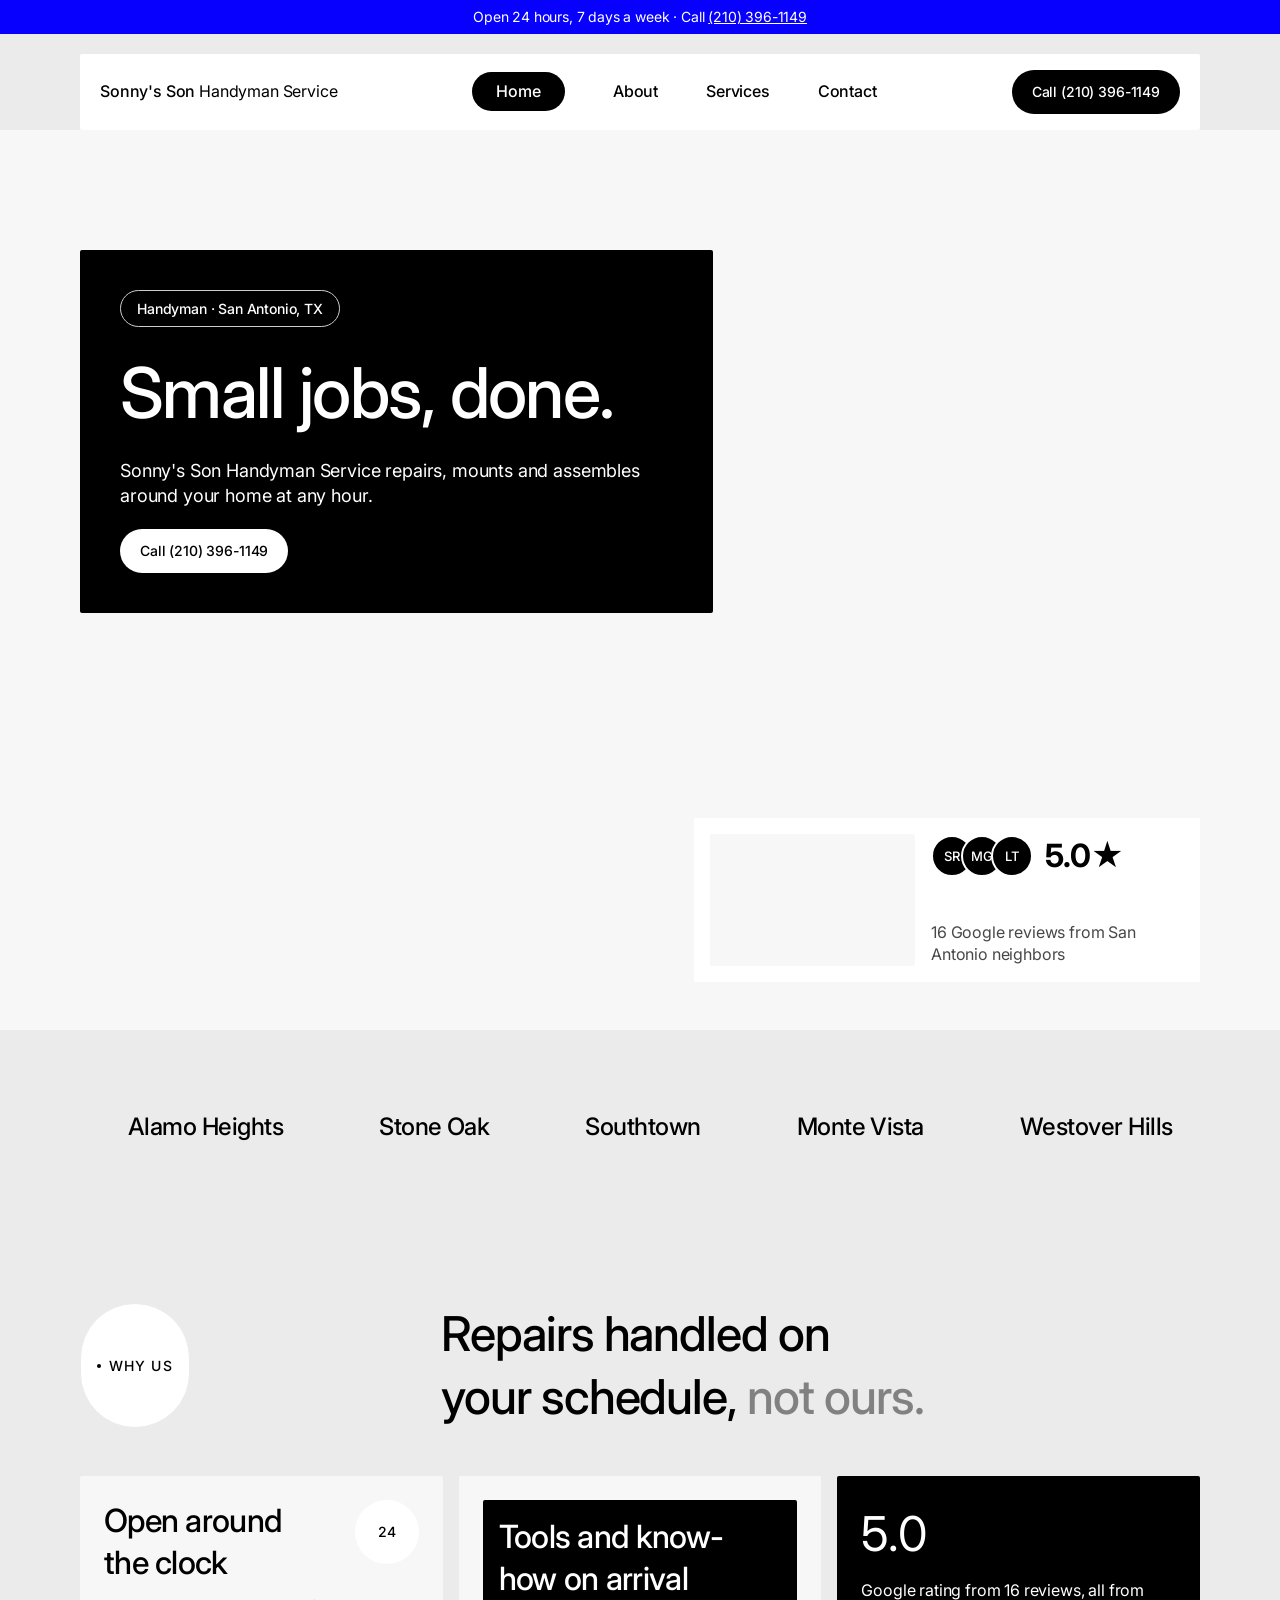
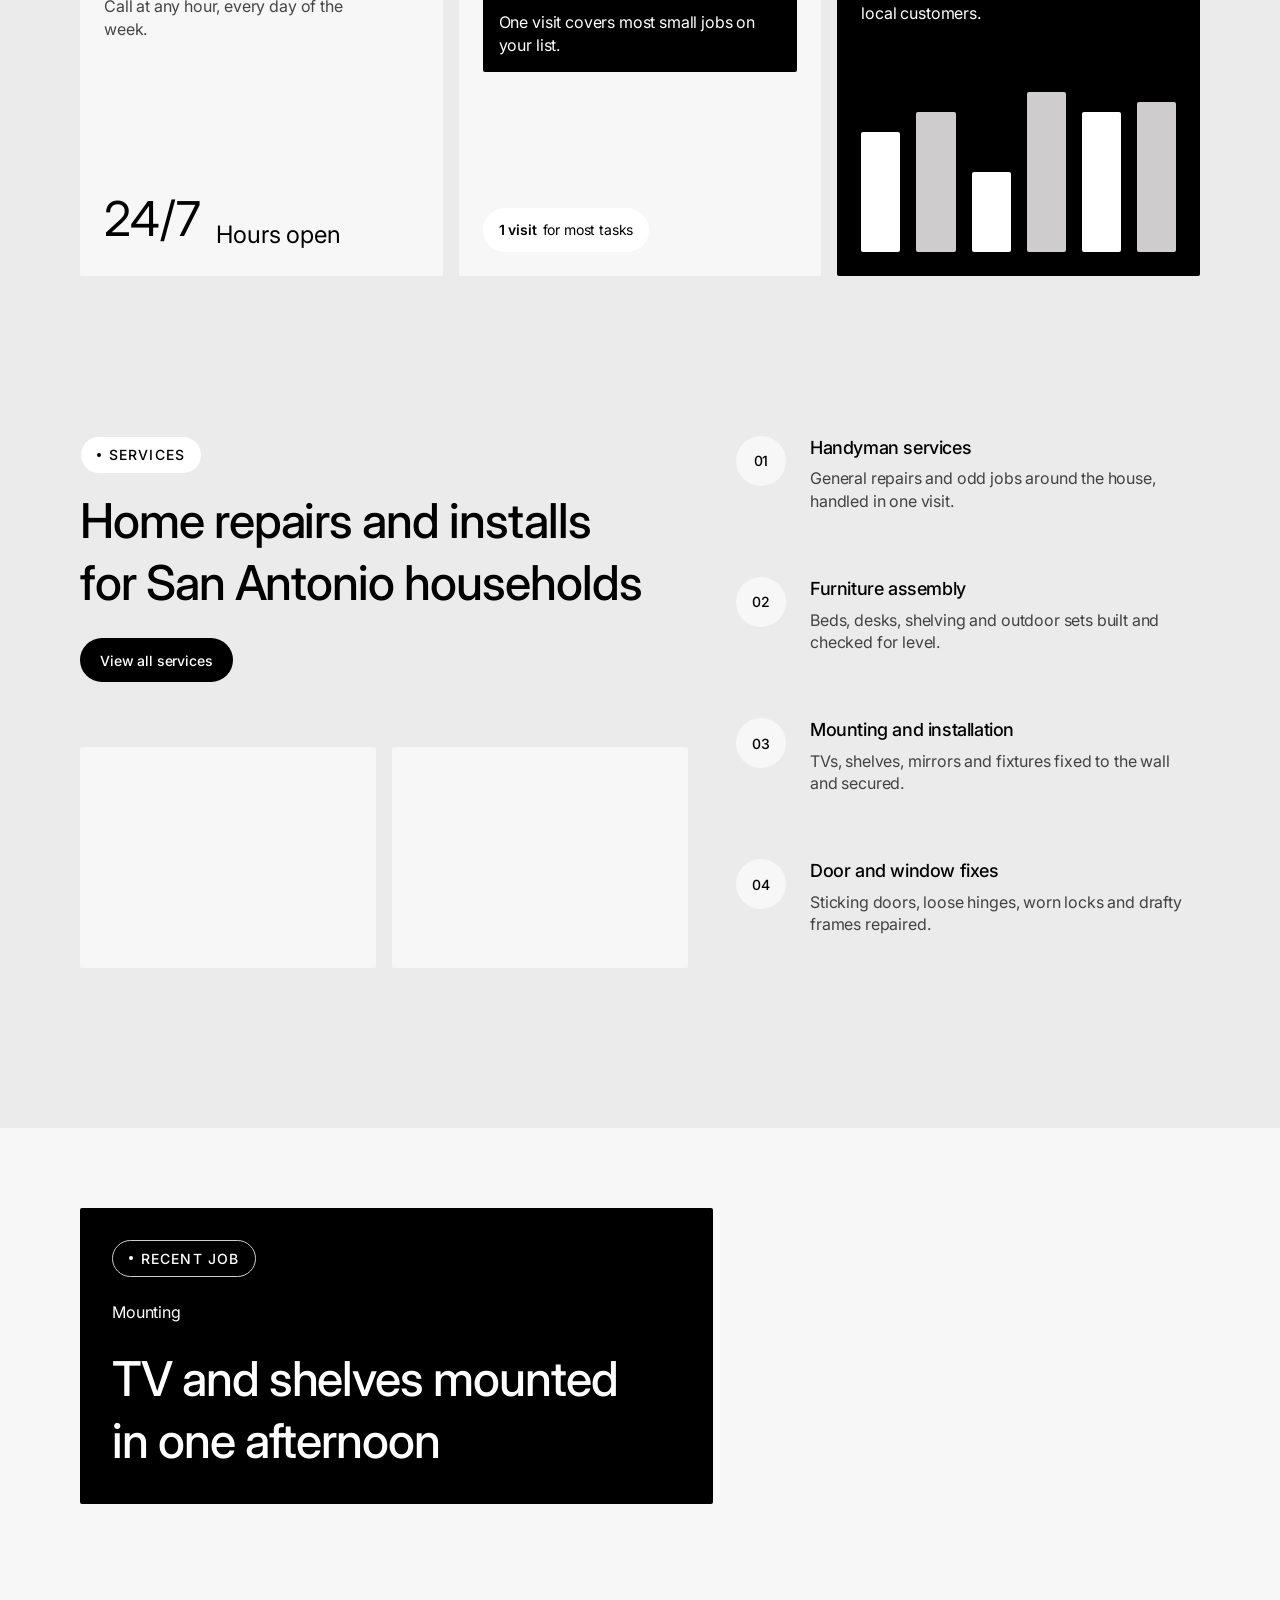
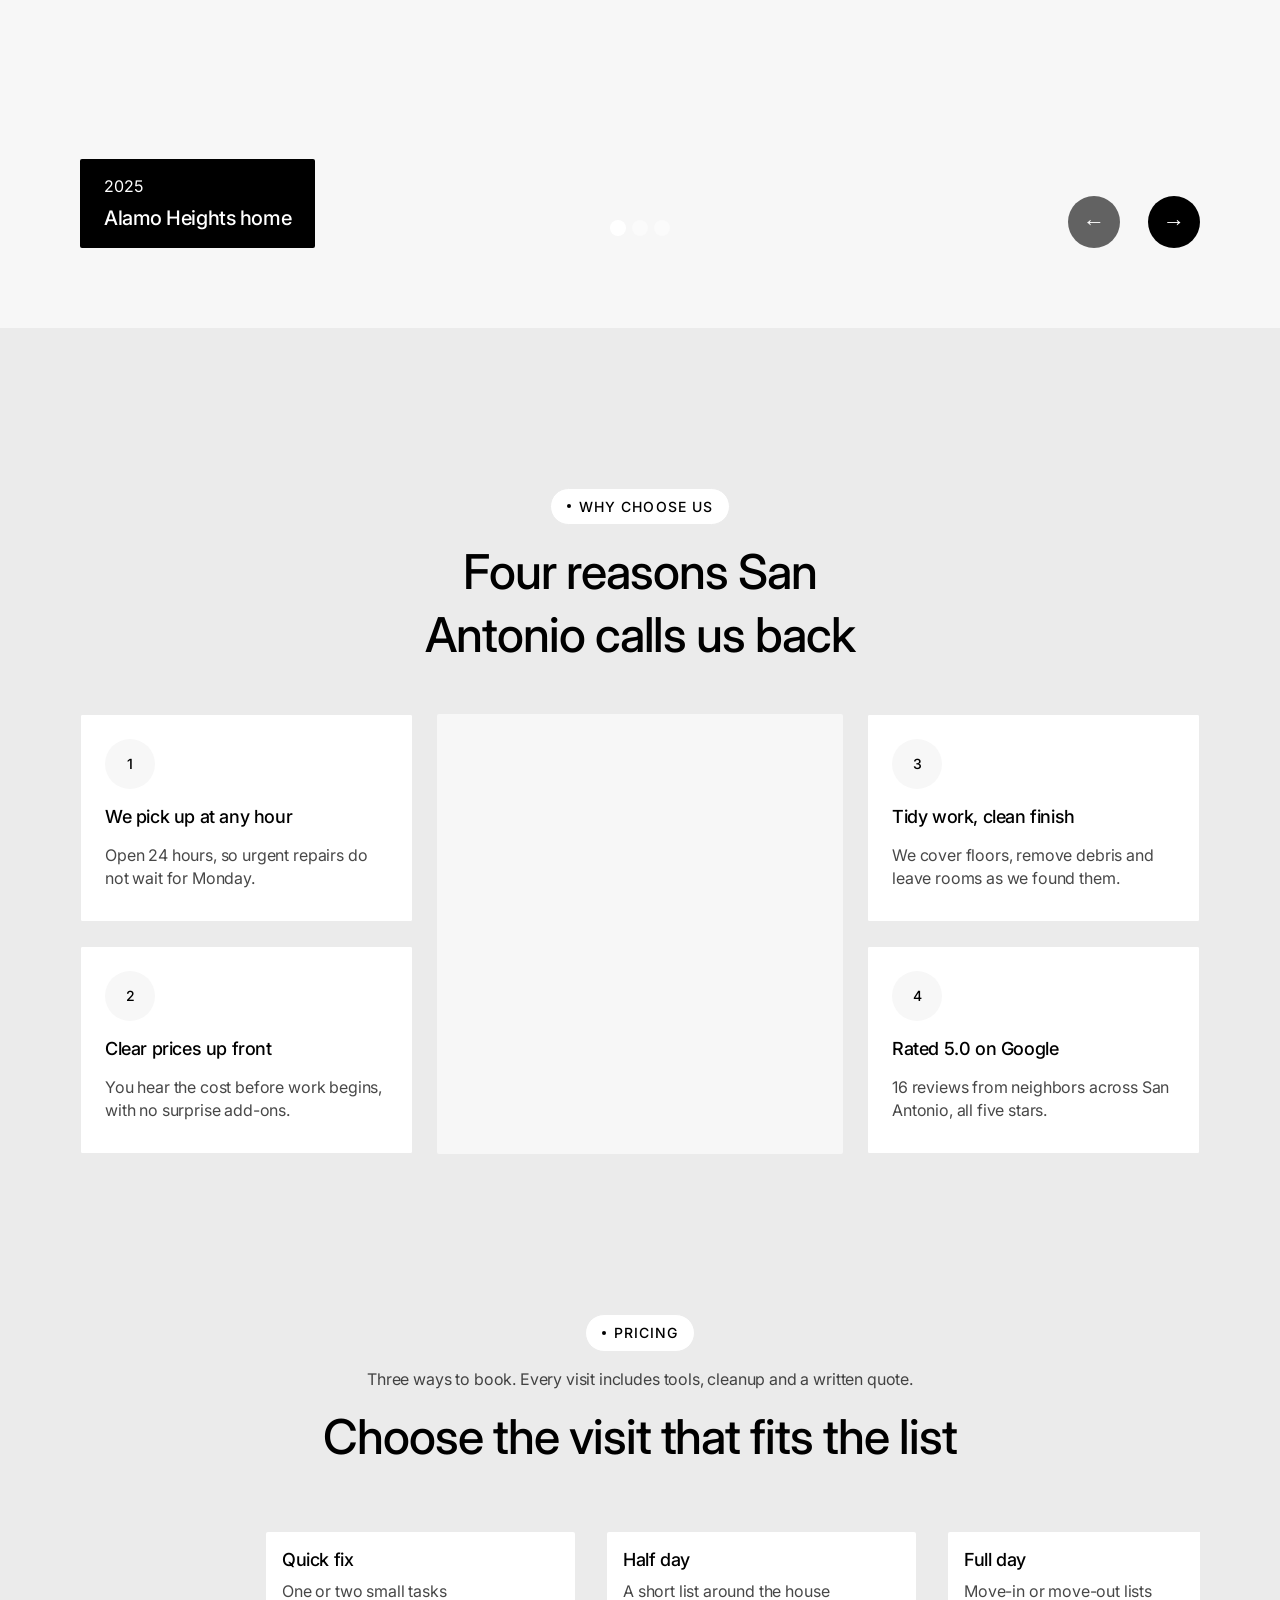
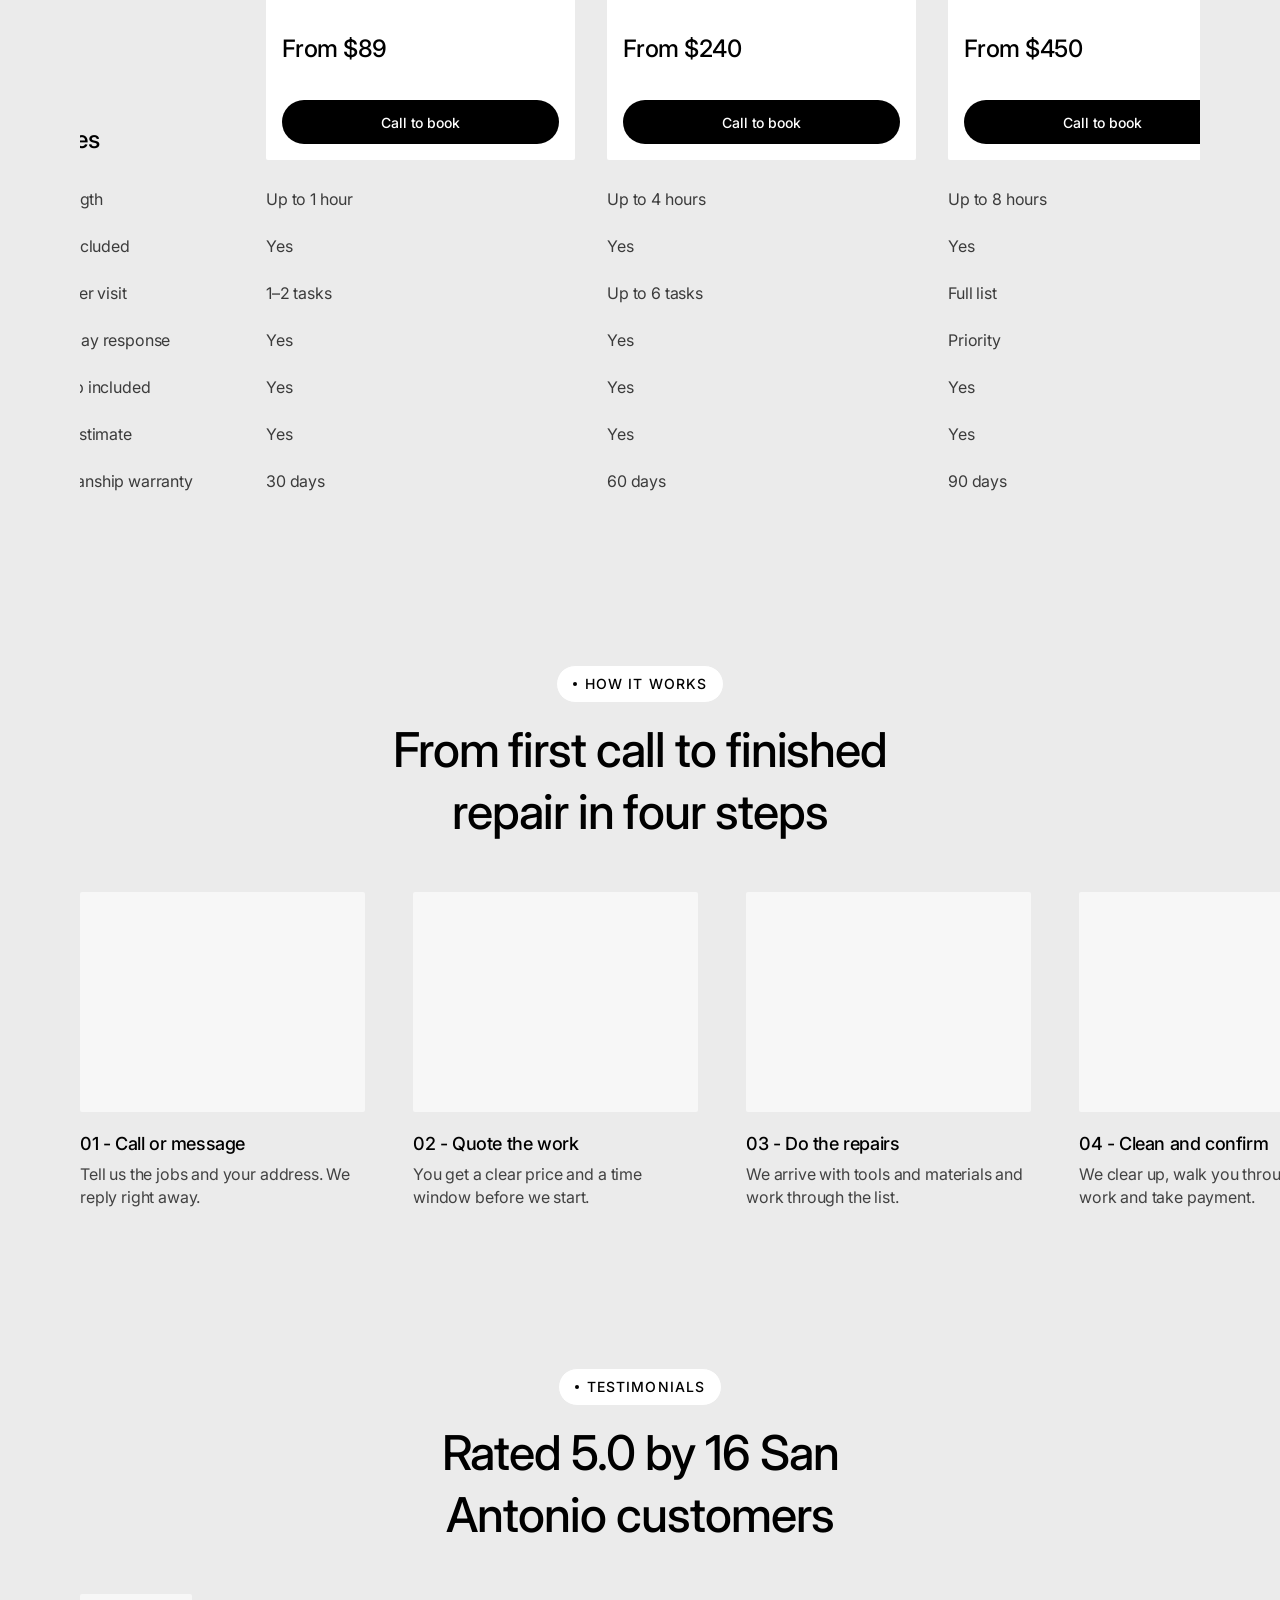
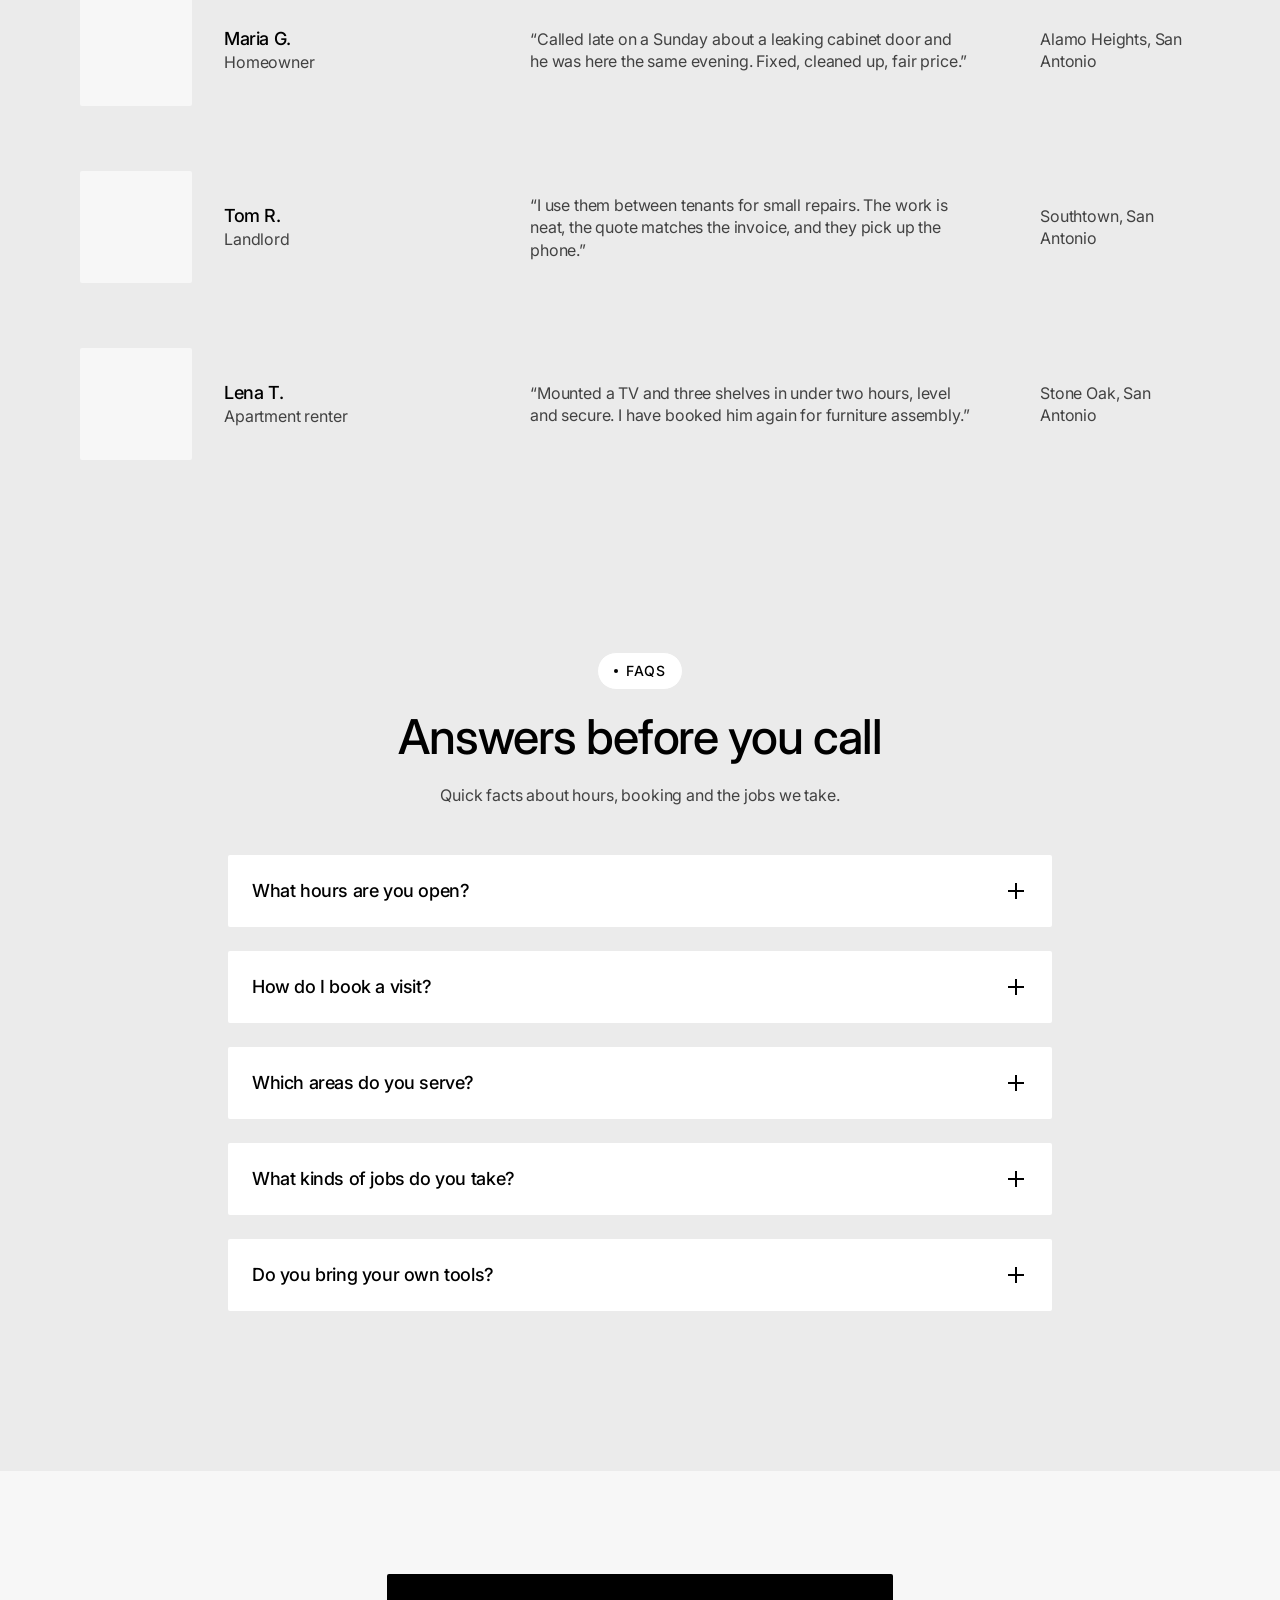
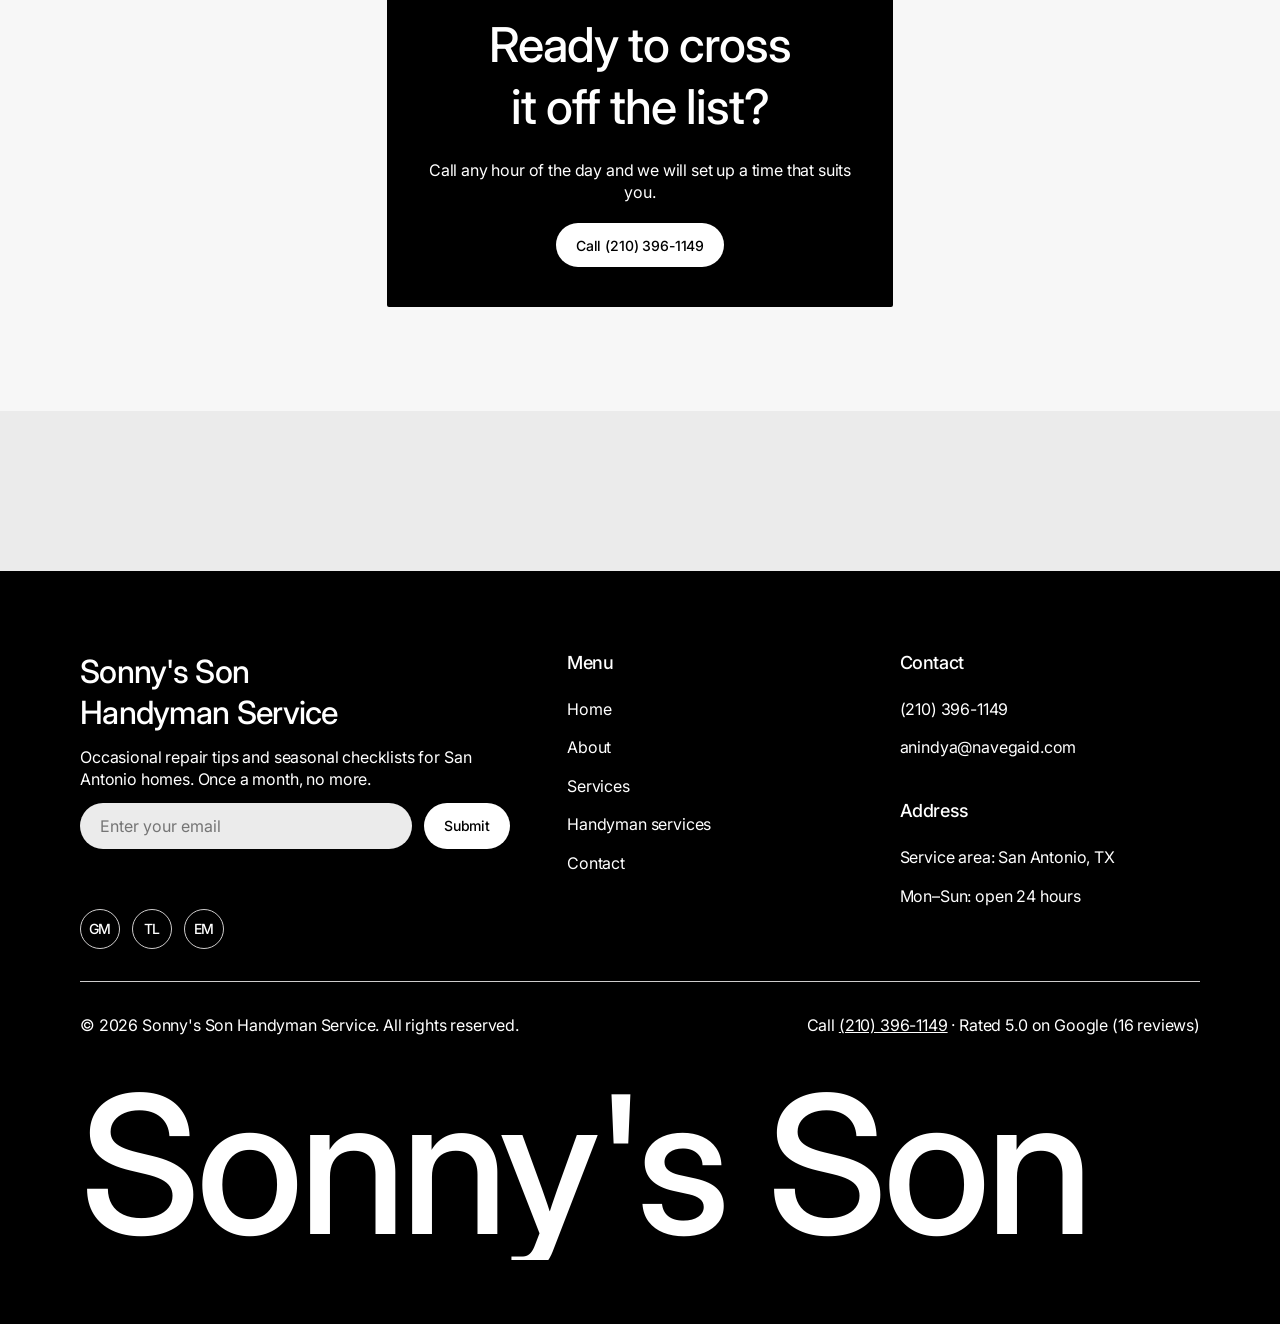
<file: sonny-s-son-handyman-service-san-antonio/index.html>
<!doctype html>
<html lang="en-US">
<head>
<meta name="robots" content="noindex, nofollow">
<meta charset="utf-8">
<title>Sonny's Son Handyman Service — Handyman in San Antonio, TX</title>
<meta name="description" content="Sonny's Son Handyman Service in San Antonio, TX. Repairs, mounting and assembly, open 24 hours. Rated 5.0 on Google. Call (210) 396-1149.">
<meta name="lead-id" content="L0004">
<meta name="viewport" content="width=device-width, initial-scale=1">
<link rel="stylesheet" href="styles.css">
<script src="script.js" defer></script>
</head>
<body data-style="homegoods" data-site="company_profile">
<script type="application/json" id="build-brief">
{
  "lead_id": "L0004",
  "site_type": "company_profile",
  "template": "COM OUTREACH",
  "style_niche": "homegoods",
  "style_reason": "A handyman is a practical, technical service that needs a clean, calm, factual look.",
  "language": "en-US", "currency": "USD", "country": "US", "city": "San Antonio",
  "business": { "name": "Sonny's Son Handyman Service", "summary": "A San Antonio handyman service for repairs, mounting, assembly and small fixes, open 24 hours.", "audience": "Homeowners and renters in San Antonio, TX", "positioning": "Reliable small-job specialists who answer the phone at any hour" },
  "tone": "Quiet, factual, plain-spoken; no superlatives or exclamation marks (homegoods copy rules). No special notes were given.",
  "primary_cta": { "label": "Call (210) 396-1149", "action": "tel:2103961149", "why": "A handyman is booked by phone and the business is open 24 hours." },
  "secondary_cta": { "label": "Send a message", "action": "#contact" },
  "contact": { "email": "anindya@navegaid.com", "phone": "(210) 396-1149", "address": "Service area: San Antonio, TX", "maps": "https://www.google.com/maps/place/?q=place_id:ChIJ_4QkxwFnXIYRVp50JHpHwQE", "hours": ["Mon–Sun open 24 hours"] },
  "offer": { "services": ["Handyman services", "Minor home repairs", "Furniture assembly", "Mounting and installation", "Door and window fixes", "Drywall and paint touch-ups"], "products": [], "categories": [] },
  "proof": { "google_rating": 5.0, "review_count": 16 },
  "pages": ["home", "about", "services", "service/handyman-services", "service/minor-home-repairs", "service/furniture-assembly", "service/mounting-and-installation", "service/door-and-window-fixes", "service/drywall-and-paint-touch-ups", "contact", "404"],
  "generated_content": ["5 partner/supplier names in the marquee", "three feature-card strengths and their numbers except the real rating and review count", "five additional services beyond 'Handyman services' and all service detail copy", "3 case studies", "4 reasons to choose us", "3 pricing packages and prices", "4 process steps", "3 testimonials (names, areas, quotes)", "5 FAQs (hours, phone and area come from the CSV)", "About page metrics other than rating/reviews", "vision and mission", "milestone timeline", "team of 6 people and roles", "newsletter copy"]
}
</script>

<div class="announce" role="note"><p>Open 24 hours, 7 days a week · Call <a href="tel:2103961149">(210) 396-1149</a></p></div>

<header class="site-header">
  <div class="container">
    <div class="bar">
      <a class="brand" href="#home" aria-label="Sonny's Son Handyman Service, home">Sonny's Son<span class="brand-sub"> Handyman Service</span></a>
      <nav class="nav" id="nav" aria-label="Main">
        <a href="#home" data-nav="home">Home</a>
        <a href="#about" data-nav="about">About</a>
        <a href="#services" data-nav="services">Services</a>
        <a href="#contact" data-nav="contact">Contact</a>
        <a class="nav-call" href="tel:2103961149">Call (210) 396-1149</a>
      </nav>
      <a class="btn btn-dark header-cta" href="tel:2103961149">Call (210) 396-1149</a>
      <button class="burger" id="burger" aria-label="Open menu" aria-expanded="false" aria-controls="nav"><span></span><span></span><span></span></button>
    </div>
  </div>
</header>

<main>
<!-- ============ HOME ============ -->
<section class="page" data-page="home">
  <section class="hero" data-section="hero-video">
    <div class="hero-bg media"><img data-pixabay="handyman home repair tools" data-orientation="horizontal" data-large="1" alt="Handyman repairing a wooden door frame inside a home" width="1440" height="900" loading="eager"></div>
    <div class="container hero-wrap">
      <div class="hero-card" data-anim>
        <span class="tagline">Handyman · San Antonio, TX</span>
        <h1 class="h1">Small jobs, done.</h1>
        <p>Sonny's Son Handyman Service repairs, mounts and assembles around your home at any hour.</p>
        <a class="btn btn-light" href="tel:2103961149">Call (210) 396-1149</a>
      </div>
      <div class="proof-card" data-anim>
        <div class="media proof-img"><img data-pixabay="toolbox workshop wood" data-orientation="horizontal" alt="Open toolbox with hand tools on a workbench" width="205" height="132"></div>
        <div class="proof-body">
          <div class="avatars"><span>SR</span><span>MG</span><span>LT</span><strong class="h3">5.0★</strong></div>
          <p>16 Google reviews from San Antonio neighbors</p>
        </div>
      </div>
    </div>
  </section>

  <section class="sec logos" data-section="logo-marquee" aria-label="Neighborhoods and partners we work with">
    <div class="container"><div class="marquee"><div class="track">
      <span>Alamo Heights</span><span>Stone Oak</span><span>Southtown</span><span>Monte Vista</span><span>Westover Hills</span>
      <span aria-hidden="true">Alamo Heights</span><span aria-hidden="true">Stone Oak</span><span aria-hidden="true">Southtown</span><span aria-hidden="true">Monte Vista</span><span aria-hidden="true">Westover Hills</span>
    </div></div></div>
  </section>

  <section class="sec" data-section="feature-cards">
    <div class="container">
      <div class="row-head">
        <div class="label" data-anim><i></i>Why us</div>
        <h2 class="h2" data-anim>Repairs handled on your schedule, <span class="faded">not ours.</span></h2>
      </div>
      <div class="cards3">
        <article class="card fc-light" data-anim>
          <div class="fc-top"><div><h3 class="h3">Open around the clock</h3><p>Call at any hour, every day of the week.</p></div><span class="icon-circle" aria-hidden="true">24</span></div>
          <div class="fc-bottom"><span class="h2">24/7</span><span class="h4">Hours open</span></div>
        </article>
        <article class="card fc-photo" data-anim>
          <img data-pixabay="home repair cabinet fixing" data-orientation="horizontal" alt="Handyman adjusting a kitchen cabinet hinge" width="411" height="400">
          <div class="fc-photo-in"><h3 class="h3">Tools and know-how on arrival</h3><p>One visit covers most small jobs on your list.</p></div>
          <div class="pill-stat"><strong>1 visit</strong><span>for most tasks</span></div>
        </article>
        <article class="card fc-accent" data-anim>
          <div><span class="h2">5.0</span><p>Google rating from 16 reviews, all from local customers.</p></div>
          <div class="bars" aria-hidden="true"><i style="height:120px"></i><i style="height:140px"></i><i style="height:80px"></i><i style="height:160px"></i><i style="height:140px"></i><i style="height:150px"></i></div>
        </article>
      </div>
    </div>
  </section>

  <section class="sec" data-section="services-showcase">
    <div class="container two-col">
      <div class="sv-left">
        <div>
          <div class="label" data-anim><i></i>Services</div>
          <h2 class="h2" data-anim>Home repairs and installs for San Antonio households</h2>
          <a class="btn btn-dark" href="#services" data-anim>View all services</a>
        </div>
        <div class="img-pair">
          <div class="media reveal"><img data-pixabay="paint roller wall" data-orientation="horizontal" alt="Roller painting a wall in a living room" width="296" height="221"></div>
          <div class="media reveal"><img data-pixabay="drill shelf wall mounting" data-orientation="horizontal" alt="Drill mounting a shelf on a wall" width="296" height="221"></div>
        </div>
      </div>
      <div class="sv-list">
        <a class="sv-item" href="#service/handyman-services" data-anim><span class="icon-circle">01</span><div><h3 class="h6">Handyman services</h3><p>General repairs and odd jobs around the house, handled in one visit.</p></div></a>
        <a class="sv-item" href="#service/furniture-assembly" data-anim><span class="icon-circle">02</span><div><h3 class="h6">Furniture assembly</h3><p>Beds, desks, shelving and outdoor sets built and checked for level.</p></div></a>
        <a class="sv-item" href="#service/mounting-and-installation" data-anim><span class="icon-circle">03</span><div><h3 class="h6">Mounting and installation</h3><p>TVs, shelves, mirrors and fixtures fixed to the wall and secured.</p></div></a>
        <a class="sv-item" href="#service/door-and-window-fixes" data-anim><span class="icon-circle">04</span><div><h3 class="h6">Door and window fixes</h3><p>Sticking doors, loose hinges, worn locks and drafty frames repaired.</p></div></a>
      </div>
    </div>
  </section>

  <section class="slider-sec" data-section="project-slider" aria-label="Recent jobs">
    <div class="slider" id="projects">
      <div class="slides">
        <article class="slide"><div class="media bgimg"><img data-pixabay="tv wall mount living room" data-orientation="horizontal" data-large="1" alt="Television mounted on a living room wall" width="1440" height="800"></div>
          <div class="slide-in"><div class="slide-top"><span class="label on-dark"><i></i>Recent job</span><span>Mounting</span><h2 class="h2">TV and shelves mounted in one afternoon</h2></div><div class="slide-bot"><span>2025</span><h3 class="h5">Alamo Heights home</h3></div></div></article>
        <article class="slide"><div class="media bgimg"><img data-pixabay="furniture assembly bedroom" data-orientation="horizontal" data-large="1" alt="Flat-pack bedroom furniture being assembled" width="1440" height="800"></div>
          <div class="slide-in"><div class="slide-top"><span class="label on-dark"><i></i>Recent job</span><span>Assembly</span><h2 class="h2">Whole nursery built and anchored safely</h2></div><div class="slide-bot"><span>2025</span><h3 class="h5">Stone Oak family</h3></div></div></article>
        <article class="slide"><div class="media bgimg"><img data-pixabay="door repair hinge carpenter" data-orientation="horizontal" data-large="1" alt="Carpenter fixing a door hinge" width="1440" height="800"></div>
          <div class="slide-in"><div class="slide-top"><span class="label on-dark"><i></i>Recent job</span><span>Door repair</span><h2 class="h2">Sticking doors and loose locks fixed in a day</h2></div><div class="slide-bot"><span>2024</span><h3 class="h5">Southtown rental</h3></div></div></article>
      </div>
      <button class="arrow prev" aria-label="Previous job">←</button>
      <button class="arrow next" aria-label="Next job">→</button>
      <div class="dots" role="tablist"></div>
    </div>
  </section>

  <section class="sec values" data-section="value-video">
    <div class="container">
      <div class="center-head">
        <div class="label" data-anim><i></i>Why choose us</div>
        <h2 class="h2" data-anim>Four reasons San Antonio calls us back</h2>
      </div>
      <div class="value-grid">
        <div class="vcol">
          <article class="card vcard" data-anim><span class="icon-circle">1</span><h3 class="h6">We pick up at any hour</h3><p>Open 24 hours, so urgent repairs do not wait for Monday.</p></article>
          <article class="card vcard" data-anim><span class="icon-circle">2</span><h3 class="h6">Clear prices up front</h3><p>You hear the cost before work begins, with no surprise add-ons.</p></article>
        </div>
        <div class="media vvideo"><img data-pixabay="handyman toolbox home" data-orientation="vertical" alt="Handyman carrying a toolbox into a home" width="406" height="440"></div>
        <div class="vcol">
          <article class="card vcard" data-anim><span class="icon-circle">3</span><h3 class="h6">Tidy work, clean finish</h3><p>We cover floors, remove debris and leave rooms as we found them.</p></article>
          <article class="card vcard" data-anim><span class="icon-circle">4</span><h3 class="h6">Rated 5.0 on Google</h3><p>16 reviews from neighbors across San Antonio, all five stars.</p></article>
        </div>
      </div>
    </div>
  </section>

  <section class="sec" data-section="pricing-table">
    <div class="container">
      <div class="center-head">
        <div class="label" data-anim><i></i>Pricing</div>
        <p data-anim>Three ways to book. Every visit includes tools, cleanup and a written quote.</p>
        <h2 class="h2" data-anim>Choose the visit that fits the list</h2>
      </div>
      <div class="price-wrap" data-anim>
        <div class="price">
          <div class="pcol pnames"><h3 class="h4">Features</h3>
            <div class="prow">Visit length</div><div class="prow">Tools included</div><div class="prow">Tasks per visit</div><div class="prow">Same-day response</div><div class="prow">Cleanup included</div><div class="prow">Photo estimate</div><div class="prow">Workmanship warranty</div></div>
          <div class="pcol"><div class="phead"><h4 class="h6">Quick fix</h4><p>One or two small tasks</p><h5 class="h4">From $89</h5><a class="btn btn-dark wide" href="tel:2103961149">Call to book</a></div>
            <div class="prow">Up to 1 hour</div><div class="prow">Yes</div><div class="prow">1–2 tasks</div><div class="prow">Yes</div><div class="prow">Yes</div><div class="prow">Yes</div><div class="prow">30 days</div></div>
          <div class="pcol"><div class="phead"><h4 class="h6">Half day</h4><p>A short list around the house</p><h5 class="h4">From $240</h5><a class="btn btn-dark wide" href="tel:2103961149">Call to book</a></div>
            <div class="prow">Up to 4 hours</div><div class="prow">Yes</div><div class="prow">Up to 6 tasks</div><div class="prow">Yes</div><div class="prow">Yes</div><div class="prow">Yes</div><div class="prow">60 days</div></div>
          <div class="pcol"><div class="phead"><h4 class="h6">Full day</h4><p>Move-in or move-out lists</p><h5 class="h4">From $450</h5><a class="btn btn-dark wide" href="tel:2103961149">Call to book</a></div>
            <div class="prow">Up to 8 hours</div><div class="prow">Yes</div><div class="prow">Full list</div><div class="prow">Priority</div><div class="prow">Yes</div><div class="prow">Yes</div><div class="prow">90 days</div></div>
        </div>
      </div>
    </div>
  </section>

  <section class="sec" data-section="workflow-steps">
    <div class="container">
      <div class="center-head">
        <div class="label" data-anim><i></i>How it works</div>
        <h2 class="h2" data-anim>From first call to finished repair in four steps</h2>
      </div>
      <div class="steps">
        <article class="step" data-anim><div class="media reveal"><img data-pixabay="phone call customer service" data-orientation="horizontal" alt="Person calling a service line on a phone" width="285" height="220"></div><h3 class="h6">01 - Call or message</h3><p>Tell us the jobs and your address. We reply right away.</p></article>
        <article class="step" data-anim><div class="media reveal"><img data-pixabay="measuring tape home estimate" data-orientation="horizontal" alt="Measuring tape and notes for a repair estimate" width="285" height="220"></div><h3 class="h6">02 - Quote the work</h3><p>You get a clear price and a time window before we start.</p></article>
        <article class="step" data-anim><div class="media reveal"><img data-pixabay="handyman fixing wall" data-orientation="horizontal" alt="Handyman repairing a wall indoors" width="285" height="220"></div><h3 class="h6">03 - Do the repairs</h3><p>We arrive with tools and materials and work through the list.</p></article>
        <article class="step" data-anim><div class="media reveal"><img data-pixabay="clean tidy living room" data-orientation="horizontal" alt="Tidy living room after repair work" width="285" height="220"></div><h3 class="h6">04 - Clean and confirm</h3><p>We clear up, walk you through the work and take payment.</p></article>
      </div>
    </div>
  </section>

  <section class="sec" data-section="testimonial-list">
    <div class="container">
      <div class="center-head">
        <div class="label" data-anim><i></i>Testimonials</div>
        <h2 class="h2" data-anim>Rated 5.0 by 16 San Antonio customers</h2>
      </div>
      <div class="tlist">
        <article class="titem" data-anim><div class="tclient"><div class="media"><img data-pixabay="woman portrait smiling home" data-orientation="vertical" alt="Portrait of a smiling woman" width="112" height="112"></div><div><h3 class="h6">Maria G.</h3><p>Homeowner</p></div></div><p class="tquote">“Called late on a Sunday about a leaking cabinet door and he was here the same evening. Fixed, cleaned up, fair price.”</p><p class="tloc">Alamo Heights, San Antonio</p></article>
        <article class="titem" data-anim><div class="tclient"><div class="media"><img data-pixabay="man portrait smiling" data-orientation="vertical" alt="Portrait of a smiling man" width="112" height="112"></div><div><h3 class="h6">Tom R.</h3><p>Landlord</p></div></div><p class="tquote">“I use them between tenants for small repairs. The work is neat, the quote matches the invoice, and they pick up the phone.”</p><p class="tloc">Southtown, San Antonio</p></article>
        <article class="titem last" data-anim><div class="tclient"><div class="media"><img data-pixabay="young woman portrait" data-orientation="vertical" alt="Portrait of a young woman" width="112" height="112"></div><div><h3 class="h6">Lena T.</h3><p>Apartment renter</p></div></div><p class="tquote">“Mounted a TV and three shelves in under two hours, level and secure. I have booked him again for furniture assembly.”</p><p class="tloc">Stone Oak, San Antonio</p></article>
      </div>
    </div>
  </section>

  <section class="sec" data-section="faq-list">
    <div class="container">
      <div class="center-head narrow">
        <div class="label" data-anim><i></i>FAQs</div>
        <h2 class="h2" data-anim>Answers before you call</h2>
        <p data-anim>Quick facts about hours, booking and the jobs we take.</p>
      </div>
      <div class="faq-list">
        <div class="faq" data-anim><button class="faq-q" aria-expanded="false"><span>What hours are you open?</span><i class="pm" aria-hidden="true"></i></button><div class="faq-a"><p>We are open 24 hours, Monday through Sunday. Call (210) 396-1149 at any time.</p></div></div>
        <div class="faq" data-anim><button class="faq-q" aria-expanded="false"><span>How do I book a visit?</span><i class="pm" aria-hidden="true"></i></button><div class="faq-a"><p>Call (210) 396-1149 or send a message from the contact page. We confirm the jobs, give a price and set a time window.</p></div></div>
        <div class="faq" data-anim><button class="faq-q" aria-expanded="false"><span>Which areas do you serve?</span><i class="pm" aria-hidden="true"></i></button><div class="faq-a"><p>Our service area is San Antonio, TX. If you are just outside the city, call and ask.</p></div></div>
        <div class="faq" data-anim><button class="faq-q" aria-expanded="false"><span>What kinds of jobs do you take?</span><i class="pm" aria-hidden="true"></i></button><div class="faq-a"><p>General handyman services: minor repairs, furniture assembly, mounting, door and window fixes, and drywall touch-ups.</p></div></div>
        <div class="faq" data-anim><button class="faq-q" aria-expanded="false"><span>Do you bring your own tools?</span><i class="pm" aria-hidden="true"></i></button><div class="faq-a"><p>Yes. We bring tools for standard jobs. For larger repairs we confirm any materials in the quote before we start.</p></div></div>
      </div>
    </div>
  </section>

  <section class="cta-banner" data-section="cta-banner">
    <div class="media bgimg"><img data-pixabay="home interior bright living room" data-orientation="horizontal" data-large="1" alt="Bright, tidy living room" width="1440" height="540"></div>
    <div class="container cta-in"><div class="cta-card" data-anim><h2 class="h2">Ready to cross it off the list?</h2><p>Call any hour of the day and we will set up a time that suits you.</p><a class="btn btn-light" href="tel:2103961149">Call (210) 396-1149</a></div></div>
  </section>
</section>

<!-- ============ ABOUT ============ -->
<section class="page" data-page="about" hidden>
  <section class="top" data-section="page-top">
    <div class="container">
      <div class="top-head"><h1 class="h1 center">A San Antonio handyman built on small jobs</h1><p class="center">Sonny's Son Handyman Service helps homeowners and renters fix, mount and assemble what is on their list, day or night.</p></div>
      <div class="media top-img reveal"><img data-pixabay="handyman working home" data-orientation="horizontal" data-large="1" alt="Handyman working on a repair inside a home" width="1265" height="480"></div>
    </div>
  </section>
  <section class="sec" data-section="key-metrics"><div class="container metrics">
    <div class="metric" data-anim><h2 class="h2">5.0</h2><p>Google rating</p></div>
    <div class="metric" data-anim><h2 class="h2">16</h2><p>Google reviews</p></div>
    <div class="metric" data-anim><h2 class="h2">24/7</h2><p>Open every day</p></div>
    <div class="metric" data-anim><h2 class="h2">400+</h2><p>Jobs completed</p></div>
  </div></section>
  <section class="sec" data-section="journey-video"><div class="container two-col journey">
    <div class="media jvideo reveal"><img data-pixabay="workshop tools wood bench" data-orientation="horizontal" alt="Workshop bench with hand tools and wood" width="609" height="540"></div>
    <div>
      <div class="label" data-anim><i></i>Our journey</div>
      <h2 class="h2" data-anim>Making home repairs easy to book</h2>
      <p data-anim>We started as a family trade: one truck, one toolbox and a phone that always got answered. That habit is still how we work.</p>
      <div class="vm" data-anim><span class="icon-circle">V</span><div><h3 class="h6">Vision</h3><p>A San Antonio where no small repair sits on a list for months.</p></div></div>
      <div class="vm" data-anim><span class="icon-circle">M</span><div><h3 class="h6">Mission</h3><p>Show up on time, price the work clearly and finish it properly the first time.</p></div></div>
    </div>
  </div></section>
  <section class="sec" data-section="milestone-timeline"><div class="container two-col timeline">
    <div class="tl-head">
      <div class="label"><i></i>Milestones</div>
      <h2 class="h2">How we have grown over the years</h2>
      <p>Each year added more neighbors, more trades and more repeat customers.</p>
    </div>
    <div class="tl">
      <div class="tl-item"><span class="bullet"></span><div class="card tl-card"><h3 class="h3 muted">2016</h3><h4 class="h5">First customers</h4><p>Started with weekend repairs for neighbors in San Antonio.</p></div></div>
      <div class="tl-item"><span class="bullet"></span><div class="card tl-card"><h3 class="h3 muted">2018</h3><h4 class="h5">Full-time service</h4><p>Moved from weekends to a full-time handyman business.</p></div></div>
      <div class="tl-item"><span class="bullet"></span><div class="card tl-card"><h3 class="h3 muted">2021</h3><h4 class="h5">Open 24 hours</h4><p>Began taking urgent calls day and night, every day.</p></div></div>
      <div class="tl-item"><span class="bullet"></span><div class="card tl-card"><h3 class="h3 muted">2024</h3><h4 class="h5">Five-star reviews</h4><p>Reached a 5.0 Google rating built on repeat customers.</p></div></div>
    </div>
  </div></section>
  <section class="sec" data-section="team-grid"><div class="container">
    <div class="center-head"><div class="label"><i></i>Our team</div><h2 class="h2">Meet the team</h2><p>The people who show up at your door.</p></div>
    <div class="team">
      <article data-anim><div class="media reveal"><img data-pixabay="man handyman portrait" data-orientation="vertical" alt="Portrait of a handyman in work clothes" width="406" height="400"></div><h3 class="h6 center">Daniel Reyes</h3><p class="center">Owner and lead handyman</p></article>
      <article data-anim><div class="media reveal"><img data-pixabay="woman office manager portrait" data-orientation="vertical" alt="Portrait of a woman at a desk" width="406" height="400"></div><h3 class="h6 center">Marisol Vega</h3><p class="center">Scheduling and dispatch</p></article>
      <article data-anim><div class="media reveal"><img data-pixabay="carpenter portrait workshop" data-orientation="vertical" alt="Portrait of a carpenter in a workshop" width="406" height="400"></div><h3 class="h6 center">Luis Ortega</h3><p class="center">Carpentry and doors</p></article>
      <article data-anim><div class="media reveal"><img data-pixabay="painter worker portrait" data-orientation="vertical" alt="Portrait of a painter holding a roller" width="406" height="400"></div><h3 class="h6 center">Chris Palmer</h3><p class="center">Drywall and painting</p></article>
      <article data-anim><div class="media reveal"><img data-pixabay="technician installer portrait" data-orientation="vertical" alt="Portrait of an installer with a drill" width="406" height="400"></div><h3 class="h6 center">Andre Wilson</h3><p class="center">Mounting and installs</p></article>
      <article data-anim><div class="media reveal"><img data-pixabay="young man worker portrait" data-orientation="vertical" alt="Portrait of a young worker outdoors" width="406" height="400"></div><h3 class="h6 center">Sam Ibarra</h3><p class="center">Assembly specialist</p></article>
    </div>
  </div></section>
  <section class="sec cta-simple" data-section="cta-simple"><div class="container"><div class="cs-in"><h2 class="h2 center">Ready to get the list done?</h2><p class="center">Call any time, or send a message and we will reply the same day.</p><a class="btn btn-dark" href="tel:2103961149">Call (210) 396-1149</a></div></div></section>
</section>

<!-- ============ SERVICES ============ -->
<section class="page" data-page="services" hidden>
  <section class="top" data-section="page-top"><div class="container">
    <div class="top-head"><h1 class="h1 center">Handyman services for every room</h1><p class="center">From a single loose hinge to a full to-do list, here is what we repair, mount and assemble in San Antonio.</p></div>
    <div class="media top-img reveal"><img data-pixabay="handyman tools home improvement" data-orientation="horizontal" data-large="1" alt="Hand tools arranged on a wooden surface" width="1265" height="480"></div>
  </div></section>
  <section class="sec" data-section="services-grid"><div class="container">
    <div class="center-head"><div class="label"><i></i>Our services</div><h2 class="h2">Explore our services</h2><p>Six service areas, one phone number, open 24 hours.</p></div>
    <div class="svc-grid" id="services-grid"></div>
  </div></section>
  <section class="sec" data-section="workflow-steps"><div class="container">
    <div class="center-head"><div class="label"><i></i>How it works</div><h2 class="h2">From first call to finished repair in four steps</h2></div>
    <div class="steps">
      <article class="step"><div class="media reveal"><img data-pixabay="phone call booking appointment" data-orientation="horizontal" alt="Booking a repair visit by phone" width="285" height="220"></div><h3 class="h6">01 - Call or message</h3><p>Tell us the jobs and your address. We reply right away.</p></article>
      <article class="step"><div class="media reveal"><img data-pixabay="estimate notebook pencil" data-orientation="horizontal" alt="Notebook and pencil with a written estimate" width="285" height="220"></div><h3 class="h6">02 - Quote the work</h3><p>You get a clear price and a time window before we start.</p></article>
      <article class="step"><div class="media reveal"><img data-pixabay="repair drill wall house" data-orientation="horizontal" alt="Drill used for a wall repair" width="285" height="220"></div><h3 class="h6">03 - Do the repairs</h3><p>We arrive with tools and work through the list.</p></article>
      <article class="step"><div class="media reveal"><img data-pixabay="clean home interior finished" data-orientation="horizontal" alt="Clean room after finished repairs" width="285" height="220"></div><h3 class="h6">04 - Clean and confirm</h3><p>We clear up, walk you through the work and take payment.</p></article>
    </div>
  </div></section>
  <section class="sec cta-simple" data-section="cta-simple"><div class="container"><div class="cs-in"><h2 class="h2 center">Not sure which service you need?</h2><p class="center">Describe the problem by phone and we will tell you what it takes.</p><a class="btn btn-dark" href="tel:2103961149">Call (210) 396-1149</a></div></div></section>
</section>

<!-- service detail pages are built by script.js from the SERVICES list -->
<div id="service-pages"></div>

<!-- ============ CONTACT ============ -->
<section class="page" data-page="contact" hidden>
  <section class="top" data-section="contact-form-info"><div class="container">
    <div class="top-head"><h1 class="h1 center">Tell us what needs fixing</h1><p class="center">Call any hour, or send a message and we will reply the same day with a price and a time.</p></div>
    <div class="contact-grid">
      <div class="info-panel" data-anim>
        <div><div class="label on-dark"><i></i>Contact</div><h2 class="h3">Contact information</h2><p>Reach us by phone first. We answer around the clock.</p></div>
        <div class="info-list">
          <a class="info-item" href="tel:2103961149"><span class="icon-circle">T</span><div><h3 class="h6">Phone</h3><p>(210) 396-1149</p></div></a>
          <a class="info-item" href="mailto:anindya@navegaid.com"><span class="icon-circle">@</span><div><h3 class="h6">Email</h3><p>anindya@navegaid.com</p></div></a>
          <div class="info-item"><span class="icon-circle">P</span><div><h3 class="h6">Service area &amp; hours</h3><p>Service area: San Antonio, TX<br>Mon–Sun: open 24 hours</p></div></div>
        </div>
      </div>
      <div class="form-panel" data-anim>
        <form class="mform" data-mailto="anindya@navegaid.com" data-subject="Handyman request" novalidate>
          <div class="field"><label for="c-name">Name</label><input id="c-name" name="Name" type="text" autocomplete="name" placeholder="Your full name" required></div>
          <div class="field-row">
            <div class="field"><label for="c-email">Email address</label><input id="c-email" name="Email" type="email" autocomplete="email" placeholder="you@example.com" required></div>
            <div class="field"><label for="c-phone">Phone number</label><input id="c-phone" name="Phone" type="tel" autocomplete="tel" placeholder="(210) 000-0000"></div>
          </div>
          <div class="field"><label for="c-subject">Subject</label><select id="c-subject" name="Subject"><option>General question</option><option>Handyman services</option><option>Minor home repairs</option><option>Furniture assembly</option><option>Mounting and installation</option><option>Door and window fixes</option><option>Drywall and paint touch-ups</option></select></div>
          <div class="field"><label for="c-msg">Message</label><textarea id="c-msg" name="Message" rows="4" placeholder="Describe the jobs on your list"></textarea></div>
          <button class="btn btn-dark wide" type="submit">Send message</button>
          <p class="form-msg" role="status" aria-live="polite"></p>
        </form>
      </div>
    </div>
  </div></section>
  <section class="sec" data-section="map-embed"><div class="container">
    <div class="map"><iframe title="Map of San Antonio, TX service area" loading="lazy" src="https://www.google.com/maps?q=San+Antonio,+TX&amp;output=embed" referrerpolicy="no-referrer-when-downgrade"></iframe></div>
    <p class="map-link"><a class="btn btn-outline" href="https://www.google.com/maps/place/?q=place_id:ChIJ_4QkxwFnXIYRVp50JHpHwQE" target="_blank" rel="noopener">Get directions</a></p>
  </div></section>
  <section class="sec" data-section="faq-list"><div class="container">
    <div class="center-head narrow"><div class="label"><i></i>FAQs</div><h2 class="h2">Answers before you call</h2><p>Hours, booking and what we cover.</p></div>
    <div class="faq-list">
      <div class="faq"><button class="faq-q" aria-expanded="false"><span>What hours are you open?</span><i class="pm" aria-hidden="true"></i></button><div class="faq-a"><p>We are open 24 hours, Monday through Sunday, at (210) 396-1149.</p></div></div>
      <div class="faq"><button class="faq-q" aria-expanded="false"><span>Where do you work?</span><i class="pm" aria-hidden="true"></i></button><div class="faq-a"><p>Our service area is San Antonio, TX. We come to you, so there is no shop visit.</p></div></div>
      <div class="faq"><button class="faq-q" aria-expanded="false"><span>How fast will you reply to a message?</span><i class="pm" aria-hidden="true"></i></button><div class="faq-a"><p>Messages sent here are answered the same day. For urgent repairs, call.</p></div></div>
      <div class="faq"><button class="faq-q" aria-expanded="false"><span>Can I get a price before you start?</span><i class="pm" aria-hidden="true"></i></button><div class="faq-a"><p>Yes. We quote the work first, and you can send photos for a faster estimate.</p></div></div>
      <div class="faq"><button class="faq-q" aria-expanded="false"><span>Do you offer a warranty?</span><i class="pm" aria-hidden="true"></i></button><div class="faq-a"><p>Workmanship is covered for 30 to 90 days depending on the visit type.</p></div></div>
    </div>
  </div></section>
</section>

<!-- ============ 404 ============ -->
<section class="page" data-page="404" hidden>
  <section class="nf" data-section="not-found"><div class="nf-in">
    <div class="media nf-img"><img data-pixabay="toolbox empty wood" data-orientation="vertical" alt="Toolbox on a wooden floor" width="91" height="114"></div>
    <h1 class="h2 center">Page not found</h1>
    <p class="center">The page you are looking for does not exist or has moved.</p>
    <a class="btn btn-dark" href="#home">Back to home</a>
  </div></section>
</section>
</main>

<footer class="footer" data-section="footer">
  <div class="container">
    <div class="f-top">
      <div class="f-left">
        <div class="f-news">
          <h2 class="h3">Sonny's Son Handyman Service</h2>
          <p>Occasional repair tips and seasonal checklists for San Antonio homes. Once a month, no more.</p>
          <form class="nl" data-mailto="anindya@navegaid.com" data-subject="Newsletter sign-up" novalidate>
            <label class="sr" for="nl-email">Email address</label>
            <input id="nl-email" name="Email" type="email" placeholder="Enter your email" required>
            <button class="btn btn-light" type="submit">Submit</button>
            <p class="form-msg" role="status" aria-live="polite"></p>
          </form>
        </div>
        <div class="social">
          <a href="https://www.google.com/maps/place/?q=place_id:ChIJ_4QkxwFnXIYRVp50JHpHwQE" target="_blank" rel="noopener" aria-label="Google Maps listing">GM</a>
          <a href="tel:2103961149" aria-label="Call us">TL</a>
          <a href="mailto:anindya@navegaid.com" aria-label="Email us">EM</a>
        </div>
      </div>
      <div class="f-right">
        <div><h2 class="h6">Menu</h2><ul><li><a href="#home">Home</a></li><li><a href="#about">About</a></li><li><a href="#services">Services</a></li><li><a href="#service/handyman-services">Handyman services</a></li><li><a href="#contact">Contact</a></li></ul></div>
        <div>
          <h2 class="h6">Contact</h2><ul><li><a href="tel:2103961149">(210) 396-1149</a></li><li><a href="mailto:anindya@navegaid.com">anindya@navegaid.com</a></li></ul>
          <h2 class="h6 gap">Address</h2><ul><li>Service area: San Antonio, TX</li><li>Mon–Sun: open 24 hours</li></ul>
        </div>
      </div>
    </div>
    <div class="f-bottom">
      <p>© <span class="year">2025</span> Sonny's Son Handyman Service. All rights reserved.</p>
      <p>Call <a href="tel:2103961149">(210) 396-1149</a> · Rated 5.0 on Google (16 reviews)</p>
    </div>
    <div class="f-word" aria-hidden="true">Sonny's Son</div>
  </div>
</footer>
</body>
</html>
</file>
<file: alamo-heights-plumbing-san-antonio/styles.css>
@import url('https://fonts.googleapis.com/css2?family=Inter:wght@400;500;600&display=swap');

[data-style="homegoods"] {
  /* Colors */
  --color-electric-cobalt: #0700ff;
  --color-gallery-black: #000000;
  --color-paper-white: #ffffff;
  --color-hairline-gray: #ebebeb;
  --color-fog-gray: #cecccc;
  --color-chalk-white: #f7f7f7;
  --color-ash-gray: #b5b5b5;

  /* Typography — Font Families */
  --font-ftbasicspace: 'FTBasicSpace', ui-sans-serif, system-ui, -apple-system, BlinkMacSystemFont, "Segoe UI", Roboto, sans-serif;

  /* Typography — Scale */
  --text-caption: 14px;
  --leading-caption: 1.38;
  --tracking-caption: -0.14px;
  --text-body-sm: 16px;
  --leading-body-sm: 1.43;
  --tracking-body-sm: -0.16px;
  --text-body: 18px;
  --leading-body: 1.22;
  --tracking-body: -0.18px;
  --text-subheading: 20px;
  --leading-subheading: 1.2;
  --tracking-subheading: -0.2px;
  --text-heading-sm: 38px;
  --leading-heading-sm: 1.13;
  --tracking-heading-sm: -0.836px;
  --text-display: 40px;
  --leading-display: 1.12;
  --tracking-display: -0.88px;

  /* Typography — Weights */
  --font-weight-regular: 400;
  --font-weight-medium: 500;
  --font-weight-semibold: 600;

  /* Spacing */
  --spacing-unit: 4px;
  --spacing-4: 4px;
  --spacing-8: 8px;
  --spacing-12: 12px;
  --spacing-16: 16px;
  --spacing-24: 24px;
  --spacing-32: 32px;
  --spacing-48: 48px;
  --spacing-72: 72px;
  --spacing-80: 80px;
  --spacing-112: 112px;

  /* Layout */
  --section-gap: 48px;
  --card-padding: 0px;
  --element-gap: 4px;

  /* Border Radius */
  --radius-sm: 2px;
  --radius-2xl: 16px;
  --radius-full: 9999px;

  /* Named Radii */
  --radius-cards: 2px;
  --radius-images: 2px;
  --radius-inputs: 16px;
  --radius-buttons: 9999px;

  /* Surfaces */
  --surface-canvas: #ebebeb;
  --surface-card: #ffffff;
  --surface-soft-lift: #f7f7f7;
  --surface-divider: #cecccc;
}

[data-style="homegoods"] {
  --role-color-canvas: var(--color-hairline-gray);
  --role-color-surface: var(--color-paper-white);
  --role-color-surface-soft: var(--color-chalk-white);
  --role-color-surface-alt: var(--color-chalk-white);
  --role-color-border: var(--color-hairline-gray);
  --role-color-text: var(--color-gallery-black);
  --role-color-muted: var(--color-ash-gray);
  --role-color-heading: var(--color-gallery-black);
  --role-color-accent: var(--color-gallery-black);
  --role-color-accent-soft: var(--color-chalk-white);
  --role-color-on-accent: var(--color-paper-white);
  --role-color-inverse: var(--color-gallery-black);
  --role-color-on-inverse: var(--color-paper-white);
  --role-color-announcement: var(--color-electric-cobalt);
  --role-color-on-announcement: var(--color-paper-white);
  --role-color-nav-surface: var(--color-paper-white);
  --role-color-field-on-inverse: var(--color-hairline-gray);
  --role-color-divider-on-inverse: var(--color-fog-gray);
  --role-overlay-image: none;
  --role-button-primary-background: var(--color-gallery-black);
  --role-button-primary-text: var(--color-paper-white);
  --role-button-primary-border: none;
  --role-button-secondary-background: transparent;
  --role-button-secondary-text: var(--color-gallery-black);
  --role-button-secondary-border: 1px solid var(--color-hairline-gray);
  --role-radius-button: var(--radius-buttons);
  --role-radius-card: var(--radius-cards);
  --role-radius-image: var(--radius-images);
  --role-radius-small: var(--radius-sm);
  --role-radius-panel: var(--radius-cards);
  --role-radius-input: var(--radius-inputs);
  --role-radius-badge: var(--radius-full);
  --role-font-heading: var(--font-ftbasicspace);
  --role-font-heading-weight: 500;
  --role-font-heading-tracking: -0.022em;
  --role-font-heading-features: normal;
  --role-font-body: var(--font-ftbasicspace);
  --role-font-body-weight: 400;
  --role-font-body-tracking: -0.01em;
  --role-font-label: var(--font-ftbasicspace);
  --role-font-label-weight: 500;
  --role-font-label-case: uppercase;
  --role-font-label-tracking: 0.08em;
  --role-font-nav: var(--font-ftbasicspace);
  --role-font-nav-case: none;
  --role-font-nav-tracking: 0px;
}

/* Substitute font + fluid tokens + local helpers */
[data-style="homegoods"] {
  --font-ftbasicspace: 'FTBasicSpace', Inter, ui-sans-serif, system-ui, -apple-system, BlinkMacSystemFont, "Segoe UI", Roboto, sans-serif;
  --text-display:    clamp(30px, 1.6rem + 1vw, 40px);
  --text-heading-sm: clamp(28px, 1.5rem + 0.9vw, 38px);
  --text-subheading: clamp(18px, 1.05rem + 0.2vw, 20px);
  --text-h3:         clamp(22px, 1.2rem + 0.5vw, 28px);
  --edge-padding:    80px;
  --sec:             160px;
  --muted:           color-mix(in srgb, var(--role-color-text) 60%, transparent);
  --rule:            var(--role-color-divider-on-inverse);
}
@media (max-width: 991px) { [data-style="homegoods"] { --edge-padding: 56px; } }
@media (max-width: 767px) { [data-style="homegoods"] { --edge-padding: 16px; --sec: 84px; } }

*, *::before, *::after { box-sizing: border-box; }
html { scroll-behavior: smooth; }
body {
  margin: 0;
  background: var(--role-color-canvas);
  color: var(--role-color-text);
  font-family: var(--role-font-body);
  font-weight: var(--role-font-body-weight);
  letter-spacing: var(--role-font-body-tracking);
  font-size: var(--text-body-sm);
  line-height: 1.45;
  overflow-x: hidden;
}
img, svg { max-width: 100%; }
a { color: inherit; text-decoration: none; }
p { margin: 0; }
ul { margin: 0; padding: 0; list-style: none; }
h1, h2, h3, h4, h5, h6 { margin: 0; font-family: var(--role-font-heading); font-weight: var(--role-font-heading-weight); letter-spacing: var(--role-font-heading-tracking); color: var(--role-color-heading); }
h1 { font-size: var(--text-display); line-height: 1.12; }
h2, .h2 { font-size: var(--text-heading-sm); line-height: 1.13; }
.h3, h3.h3 { font-size: var(--text-h3); line-height: 1.2; }
.h4, h4 { font-size: var(--text-subheading); line-height: 1.3; }
.h5 { font-size: 18px; line-height: 1.3; }
.h6 { font-size: 16px; line-height: 1.3; font-weight: 500; }
:focus-visible { outline: 2px solid var(--role-color-text); outline-offset: 2px; }
.sr { position: absolute; width: 1px; height: 1px; overflow: hidden; clip: rect(0 0 0 0); }
.container { max-width: 1440px; margin-inline: auto; padding-inline: var(--edge-padding); }
.page[hidden], [hidden] { display: none !important; }
.sec { margin-block-start: var(--sec); }
.sec--flush { margin-block-start: var(--sec); }
.sec--end { margin-block-end: var(--sec); }
.sec--tight { margin-block-start: 0; }
.ic { width: 24px; height: 24px; fill: none; stroke: currentColor; stroke-width: 1.5; stroke-linecap: round; stroke-linejoin: round; flex: none; }
.ic--lg { width: 36px; height: 36px; }
.faded { color: var(--muted); }
.center { text-align: center; }

/* Announcement + header */
.announce { background: var(--role-color-announcement); color: var(--role-color-on-announcement); text-align: center; font-size: var(--text-caption); padding: 7px 16px; }
.announce a { text-decoration: underline; }
.site-header { background: var(--role-color-nav-surface); position: relative; z-index: 50; }
.nav { display: flex; align-items: center; justify-content: space-between; gap: 24px; padding-block: 16px; }
.brand { font-weight: 500; font-size: 16px; letter-spacing: -0.01em; white-space: nowrap; }
.nav-menu { display: flex; align-items: center; gap: 12px; font-family: var(--role-font-nav); letter-spacing: var(--role-font-nav-tracking); font-size: var(--text-caption); }
.nav-menu > a:not(.btn) { padding: 8px 20px; border-radius: var(--role-radius-button); }
.nav-menu > a:not(.btn):hover { text-decoration: underline; }
.nav-menu > a.active { background: var(--role-color-accent); color: var(--role-color-on-accent); text-decoration: none; }
.menu-cta { display: none; }
.burger { display: none; width: 44px; height: 44px; background: none; border: 0; padding: 0; cursor: pointer; flex-direction: column; justify-content: center; align-items: center; gap: 6px; }
.burger span { display: block; width: 24px; height: 2px; background: var(--role-color-text); transition: transform .3s, opacity .3s; }
.burger[aria-expanded="true"] span:nth-child(1) { transform: translateY(8px) rotate(45deg); }
.burger[aria-expanded="true"] span:nth-child(2) { opacity: 0; }
.burger[aria-expanded="true"] span:nth-child(3) { transform: translateY(-8px) rotate(-45deg); }

/* Buttons */
.btn { display: inline-flex; align-items: center; justify-content: center; gap: 12px; min-height: 44px; padding: 8px 20px; border-radius: var(--role-radius-button); background: var(--role-button-primary-background); color: var(--role-button-primary-text); border: var(--role-button-primary-border); font-family: var(--role-font-body); font-size: var(--text-caption); font-weight: 500; letter-spacing: -0.01em; cursor: pointer; transition: opacity .2s; text-align: center; }
.btn:hover { opacity: .8; }
.btn--sm { padding: 8px 18px; }
.btn--block { width: 100%; }
.btn--light { background: var(--role-color-on-inverse); color: var(--role-color-inverse); }
.btn--outline { background: transparent; color: var(--role-button-secondary-text); border: 1px solid var(--rule); }
.btn-ic { display: inline-flex; width: 28px; height: 28px; border-radius: var(--role-radius-badge); background: var(--role-color-inverse); color: var(--role-color-on-inverse); align-items: center; justify-content: center; }
.btn-ic .ic { width: 16px; height: 16px; }
.btn .ic { width: 18px; height: 18px; }

/* Shared bits */
.eyebrow { display: inline-flex; align-items: center; gap: 8px; padding: 8px 16px; background: var(--role-color-surface); border: 1px solid var(--rule); border-radius: var(--role-radius-badge); font-size: 16px; }
.eyebrow .dot { width: 4px; height: 4px; border-radius: var(--role-radius-badge); background: var(--role-color-text); }
.eyebrow--inv { background: transparent; color: var(--role-color-on-inverse); border-color: var(--role-color-on-inverse); }
.eyebrow--inv .dot { background: var(--role-color-on-inverse); }
.tag-pill { display: inline-block; padding: 8px 16px; border: 1px solid currentColor; border-radius: var(--role-radius-badge); font-size: 14px; }
.on-photo { background: var(--role-color-inverse); color: var(--role-color-on-inverse); }
.on-photo h1, .on-photo h2, .on-photo h3 { color: var(--role-color-on-inverse); }
.sec-head { display: flex; flex-direction: column; align-items: center; gap: 16px; max-width: 734px; margin: 0 auto 48px; text-align: center; }
.sec-head--narrow { max-width: 506px; }
.sec-head--wide { max-width: 886px; }
.sec-head p { max-width: 560px; }
.media { position: relative; overflow: hidden; border-radius: var(--role-radius-image); background: var(--role-color-surface-alt); }
.media img { display: block; width: 100%; height: 100%; object-fit: cover; }
.media img.ph { opacity: 0; }
.media.has-credit::after { content: "Image: Pixabay"; position: absolute; right: 6px; bottom: 6px; z-index: 5; font-size: 10px; line-height: 1; padding: 4px 6px; background: var(--role-color-inverse); color: var(--role-color-on-inverse); border-radius: var(--role-radius-small); opacity: .75; pointer-events: none; }
[data-parallax] img { transform: scale(1.15); will-change: transform; }

/* Animation hooks */
.js [data-anim] { opacity: 0; transition: opacity .6s ease, transform .6s ease; transition-delay: var(--d, 0s); }
.js [data-anim="up"] { transform: translateY(40px); }
.js [data-anim="down"] { transform: translateY(-40px); }
.js [data-anim="left"] { transform: translateX(50px); }
.js [data-anim="right"] { transform: translateX(-50px); }
.js [data-anim="rise"] { transform: translateY(50px) scale(.94); }
.js [data-anim].in { opacity: 1; transform: none; }
.js [data-split] .ch { opacity: 0; transition: opacity .4s ease; transition-delay: var(--cd, .3s); }
.js [data-split].in .ch { opacity: 1; }
.w { display: inline-block; white-space: nowrap; }
.js .curtain::before { content: ""; position: absolute; inset: 0; z-index: 3; background: var(--role-color-surface-alt); transition: transform 1s ease; }
.js .curtain.in::before { transform: translateY(-100%); }
.js .curtain img { transform: scale(1.2); transition: transform 1.5s ease; }
.js .curtain.in img { transform: scale(1); }

/* Hero */
.hero { position: relative; min-height: min(100svh, 860px); display: flex; }
.hero-media { position: absolute; inset: 0; border-radius: 0; }
.hero-wrap { position: relative; z-index: 2; display: flex; flex-direction: column; justify-content: space-between; gap: 32px; padding-block: 64px 48px; width: 100%; }
.hero-copy { max-width: 633px; padding: 32px; display: flex; flex-direction: column; align-items: flex-start; gap: 20px; border-radius: var(--role-radius-card); }
.hero-copy p { max-width: 520px; }
.hero-card { align-self: flex-end; display: flex; gap: 16px; padding: 16px 24px 16px 16px; width: min(506px, 100%); background: var(--role-color-surface); border-radius: var(--role-radius-card); }
.hero-card .media { flex: 0 0 205px; align-self: stretch; }
.hero-card-body { display: flex; flex-direction: column; justify-content: space-between; gap: 16px; }
.avatars { display: flex; align-items: center; }
.avatars span { width: 42px; height: 42px; margin-right: -14px; border-radius: var(--role-radius-badge); background: var(--role-color-surface-alt); border: 2px solid var(--role-color-surface); display: grid; place-items: center; font-size: 12px; font-weight: 500; }
.avatars b { margin-left: 28px; font-weight: 500; }

/* Marquee */
.sec--logos { margin-block-start: 80px; }
.marquee { overflow: hidden; }
.marquee-track { display: flex; width: max-content; animation: marquee 22s linear infinite; }
.marquee-set { display: flex; flex: none; gap: 80px; padding-right: 80px; align-items: center; }
.marquee-set span { font-size: var(--text-subheading); font-weight: 500; white-space: nowrap; letter-spacing: -0.02em; }
@keyframes marquee { to { transform: translateX(-50%); } }

/* Features */
.feat-head { display: flex; justify-content: space-between; align-items: flex-start; gap: 24px; margin-bottom: 48px; }
.feat-head h2 { max-width: 759px; }
.feat-grid { display: grid; grid-template-columns: repeat(3, 1fr); gap: 16px; }
.fcard { position: relative; min-height: 400px; padding: 24px; border-radius: var(--role-radius-card); display: flex; flex-direction: column; justify-content: space-between; gap: 24px; overflow: hidden; }
.fcard--light { background: var(--role-color-surface); }
.fcard-top { display: flex; justify-content: space-between; gap: 12px; }
.fcard-top p { margin-top: 12px; }
.ficon { width: 64px; height: 64px; flex: none; border-radius: var(--role-radius-badge); background: var(--role-color-surface-alt); display: grid; place-items: center; }
.fcard-bottom { display: flex; align-items: flex-end; gap: 16px; }
.fcard--photo .media { position: absolute; inset: 0; border-radius: 0; }
.fcard-photo-in { position: relative; z-index: 2; padding: 20px; border-radius: var(--role-radius-small); align-self: flex-start; }
.fcard-photo-in p { margin-top: 10px; }
.year-pill { position: relative; z-index: 2; align-self: flex-start; display: flex; gap: 6px; align-items: baseline; padding: 12px 16px; background: var(--role-color-surface); border-radius: var(--role-radius-badge); }
.fcard--accent { background: var(--role-color-accent); color: var(--role-color-on-accent); }
.fcard--accent h3, .fcard--accent .h2 { color: var(--role-color-on-accent); }
.fcard--accent p { margin-top: 12px; }
.chart { display: flex; align-items: flex-end; gap: 16px; }
.chart i { display: block; width: 47px; max-width: 14%; flex: 1; border-radius: var(--role-radius-small); background: var(--role-color-on-accent); }
.chart i:nth-child(even) { background: var(--role-color-accent-soft); }

/* Services showcase */
.svc-wrap { display: grid; grid-template-columns: 1fr 1fr; gap: 48px; }
.svc-left { display: flex; flex-direction: column; justify-content: space-between; gap: 32px; }
.svc-head { display: flex; flex-direction: column; align-items: flex-start; gap: 16px; }
.svc-imgs { display: grid; grid-template-columns: 1fr 1fr; gap: 16px; }
.svc-list { display: flex; flex-direction: column; justify-content: center; gap: 32px; }
.svc-item { display: flex; gap: 24px; padding-bottom: 32px; border-bottom: 1px solid var(--rule); }
.svc-item p { margin-top: 8px; color: var(--muted); }
.sicon { width: 50px; height: 50px; flex: none; border-radius: var(--role-radius-badge); background: var(--role-color-surface); display: grid; place-items: center; transition: transform .3s; }
.svc-item:hover .sicon { transform: rotate(45deg); }
.svc-item:hover h3 { text-decoration: underline; }

/* Project slider */
.proj { position: relative; height: 800px; overflow: hidden; }
.proj-track { display: flex; height: 100%; transition: transform .6s ease; }
.proj-slide { position: relative; flex: 0 0 100%; height: 100%; }
.proj-media { position: absolute; inset: 0; border-radius: 0; }
.proj-info { position: relative; z-index: 2; height: 100%; max-width: 1440px; margin: 0 auto; padding: 80px; display: flex; flex-direction: column; justify-content: space-between; }
.proj-top { display: flex; flex-direction: column; align-items: flex-start; gap: 16px; }
.proj-meta { display: inline-flex; align-items: center; gap: 16px; padding: 12px 16px; border-radius: var(--role-radius-small); }
.proj-top h2 { padding: 16px 20px; max-width: 633px; border-radius: var(--role-radius-small); }
.proj-bottom { align-self: flex-start; padding: 16px 20px; border-radius: var(--role-radius-small); display: flex; flex-direction: column; gap: 6px; }
.proj-bottom h3 { color: var(--role-color-on-inverse); }
.proj-arrow { position: absolute; z-index: 4; bottom: 80px; width: 52px; height: 52px; border: 0; border-radius: var(--role-radius-badge); background: var(--role-color-accent); color: var(--role-color-on-accent); font-size: 22px; cursor: pointer; }
.proj-arrow[disabled] { opacity: .5; cursor: default; }
.proj-prev { right: 160px; }
.proj-next { right: 80px; }
.proj-dots { position: absolute; z-index: 4; left: 0; right: 0; bottom: 80px; display: flex; justify-content: center; gap: 6px; }
.proj-dots button { width: 16px; height: 16px; padding: 0; border: 0; border-radius: var(--role-radius-badge); background: var(--role-color-on-inverse); opacity: .4; cursor: pointer; }
.proj-dots button[aria-current="true"] { opacity: 1; }

/* Values */
.val-grid { display: grid; grid-template-columns: 1fr 406px 1fr; gap: 24px; align-items: stretch; }
.val-col { display: flex; flex-direction: column; gap: 24px; }
.val-card { flex: 1; display: flex; flex-direction: column; gap: 24px; padding: 24px; background: var(--role-color-surface); border: 1px solid var(--rule); border-radius: var(--role-radius-card); }
.val-card p { margin-top: 12px; color: var(--muted); }
.vicon { width: 45px; height: 45px; border-radius: var(--role-radius-badge); background: var(--role-color-surface-alt); display: grid; place-items: center; }
.val-vid { min-height: 440px; }

/* Pricing */
.price-scroll { overflow-x: auto; padding-bottom: 8px; }
.price-table { display: grid; grid-template-columns: 243px repeat(3, minmax(240px, 341px)); justify-content: center; align-items: end; min-width: 960px; }
.price-col { display: flex; flex-direction: column; gap: 16px; }
.price-col--names { padding-bottom: 0; gap: 20px; }
.price-col--names h3 { min-height: 34px; }
.price-head { margin: 0 16px; padding: 16px; display: flex; flex-direction: column; gap: 8px; background: var(--role-color-surface); border-radius: var(--role-radius-small); }
.price-head p { color: var(--muted); min-height: 44px; }
.price-head .btn { margin-top: 8px; }
.price-rows p { padding: 12px 16px; border-bottom: 1px solid var(--rule); height: 47px; }
.price-col:not(.price-col--names) .price-rows p { padding-inline: 32px; }

/* Workflow */
.wf-grid { display: grid; grid-template-columns: repeat(4, 1fr); gap: 48px; }
.wf-card { display: flex; flex-direction: column; gap: 8px; }
.wf-card .wf-img { aspect-ratio: 285 / 220; margin-bottom: 12px; }
.wf-card p { color: var(--muted); }

/* Testimonials */
.testi-list { display: flex; flex-direction: column; gap: 32px; }
.testi { display: grid; grid-template-columns: 380px 440px 1fr; align-items: center; gap: 78px; padding-bottom: 32px; border-bottom: 1px solid var(--rule); }
.testi:last-child { border-bottom: 0; }
.testi-client { display: flex; align-items: center; gap: 32px; }
.testi-client p { color: var(--muted); margin-top: 6px; }
.testi-img { width: 112px; flex: none; }
.testi-loc { color: var(--muted); }

/* FAQ */
.faq-list { display: flex; flex-direction: column; gap: 24px; padding-inline: 148px; }
.faq-item { background: var(--role-color-surface-soft); border-radius: var(--role-radius-card); overflow: hidden; }
.faq-q { width: 100%; display: flex; justify-content: space-between; align-items: center; gap: 16px; padding: 24px; background: none; border: 0; color: inherit; font: inherit; text-align: left; cursor: pointer; }
.faq-ic { position: relative; width: 24px; height: 24px; flex: none; transition: transform .6s; }
.faq-ic .ic { position: absolute; inset: 0; }
.faq-ic .ic-minus { display: none; }
.faq-item.open .faq-ic { transform: rotate(360deg); }
.faq-item.open .ic-plus { display: none; }
.faq-item.open .ic-minus { display: block; }
.faq-a { height: 0; overflow: hidden; transition: height .3s ease; }
.faq-a p { padding: 0 24px 24px; color: var(--muted); }

/* CTA banner */
.cta { position: relative; margin-block-start: var(--sec); min-height: 540px; display: flex; align-items: center; overflow: hidden; }
.cta-bg { position: absolute; inset: 0; border-radius: 0; }
.cta-wrap { position: relative; z-index: 2; display: flex; justify-content: center; padding-block: 64px; width: 100%; }
.cta-panel { max-width: 506px; padding: 40px; text-align: center; display: flex; flex-direction: column; align-items: center; gap: 20px; border-radius: var(--role-radius-card); }

/* Page top */
.top { margin-block: 40px 100px; }
.top-wrap { display: flex; flex-direction: column; gap: 48px; }
.top-head { display: flex; flex-direction: column; align-items: center; gap: 16px; text-align: center; }
.top-head h1 { max-width: 769px; }
.top-head p { max-width: 987px; }
.top-img { height: 480px; }
.top + .sec, .top + .sd { margin-block-start: 0; }

/* Metrics */
.sec--metrics { margin-block-start: 0; }
.metrics { display: flex; justify-content: space-between; gap: 16px; }
.metric { padding-block: 24px; text-align: center; flex: 1; display: flex; flex-direction: column; gap: 12px; }
.metric p { color: var(--muted); }

/* Journey */
.journey { display: grid; grid-template-columns: 1fr 1fr; gap: 48px; }
.journey-img { min-height: 540px; }
.journey-content { display: flex; flex-direction: column; gap: 48px; }
.journey-head { display: flex; flex-direction: column; align-items: flex-start; gap: 16px; }
.vm-wrap { display: flex; flex-direction: column; gap: 32px; }
.vm { display: flex; gap: 24px; padding-bottom: 32px; border-bottom: 1px solid var(--rule); }
.vm p { margin-top: 8px; color: var(--muted); }

/* Timeline */
.tl-wrap { display: grid; grid-template-columns: 1fr 1fr; gap: 64px; align-items: start; }
.tl-head { position: sticky; top: 40px; display: flex; flex-direction: column; align-items: flex-start; gap: 16px; }
.tl-item { --fill: 0%; display: grid; grid-template-columns: 32px 1fr; gap: 48px; }
.tl-rail { position: relative; display: flex; flex-direction: column; align-items: center; }
.tl-bullet { width: 32px; height: 32px; flex: none; border-radius: var(--role-radius-badge); background: var(--role-color-surface); border: 8px solid var(--role-color-accent); }
.tl-line { position: relative; flex: 1; width: 1px; background: var(--rule); }
.tl-line::after { content: ""; position: absolute; left: -.5px; top: 0; width: 2px; height: var(--fill); background: var(--role-color-accent); }
.tl-card { margin-bottom: 24px; padding: 24px; background: var(--role-color-surface-soft); border-radius: var(--role-radius-card); display: flex; flex-direction: column; gap: 48px; }
.tl-card h3 { color: var(--muted); }
.tl-card p { margin-top: 6px; color: var(--muted); }

/* Team */
.team-grid { display: grid; grid-template-columns: repeat(3, 1fr); gap: 24px; }
.team-card { display: flex; flex-direction: column; align-items: center; gap: 4px; text-align: center; }
.team-card .team-img { width: 100%; height: 400px; margin-bottom: 12px; }
.team-card p { color: var(--muted); }

/* CTA simple */
.cta-simple { display: flex; flex-direction: column; align-items: center; gap: 24px; max-width: 633px; margin: 0 auto; padding-block: 100px; text-align: center; background: transparent; }

/* Service cards */
.scard-grid { display: grid; grid-template-columns: 1fr 1fr; gap: 32px; }
.scard { display: flex; gap: 16px; padding: 24px; background: var(--role-color-surface-soft); border-radius: var(--role-radius-card); min-height: 320px; }
.scard-text { flex: 1; display: flex; flex-direction: column; align-items: flex-start; gap: 12px; }
.scard-text .btn { margin-top: auto; }
.scard-text p:not(.tag) { color: var(--muted); }
.tag { font-size: 14px; font-weight: 600; }
.scard-img { flex: 0 0 268px; border-radius: var(--role-radius-small); }

/* Service detail */
.sd { margin-block-end: 0; }
.sd-wrap { display: flex; flex-direction: column; gap: 64px; }
.sd-text { display: flex; flex-direction: column; gap: 16px; padding-inline: 100px; }
.sd-text h4 { margin-top: 16px; }
.sd-text h4:first-child { margin-top: 0; }
.sd-text ul { list-style: disc; padding-left: 40px; display: flex; flex-direction: column; gap: 8px; }
.included { display: flex; flex-direction: column; gap: 24px; padding-inline: 100px; }
.incl-grid { display: grid; grid-template-columns: repeat(4, 1fr); gap: 24px; }
.incl { padding: 16px; background: var(--role-color-surface-soft); border-radius: var(--role-radius-small); }
.sd-testi { display: flex; gap: 48px; padding: 48px; background: var(--role-color-accent); color: var(--role-color-on-accent); border-radius: var(--role-radius-panel); }
.sd-quote { flex: 1; display: flex; flex-direction: column; gap: 32px; justify-content: space-between; }
.sd-quote + .sd-quote { padding-left: 48px; border-left: 1px solid var(--role-color-divider-on-inverse); }
.sd-quote h2 { color: var(--role-color-on-accent); font-weight: 400; }
.who { display: flex; flex-direction: column; gap: 6px; }
.who span { color: var(--role-color-divider-on-inverse); }

/* Contact */
.contact-grid { display: grid; grid-template-columns: 1fr 1fr; gap: 48px; }
.contact-info { display: flex; flex-direction: column; justify-content: space-between; gap: 32px; padding: 32px; border-radius: var(--role-radius-card); }
.contact-info-head { display: flex; flex-direction: column; align-items: flex-start; gap: 16px; }
.contact-items { display: flex; flex-direction: column; gap: 12px; }
.citem { display: flex; gap: 16px; padding: 14px 16px; background: var(--role-color-accent-soft); color: var(--role-color-text); border-radius: var(--role-radius-small); align-items: flex-start; }
.citem h3 { color: var(--role-color-text); }
.citem p { margin-top: 2px; overflow-wrap: anywhere; }
.cicon { width: 44px; height: 44px; flex: none; border-radius: var(--role-radius-badge); background: var(--role-color-surface); display: grid; place-items: center; }
.contact-form { padding: 32px; background: var(--role-color-surface-soft); border-radius: var(--role-radius-card); }
.contact-form form { display: flex; flex-direction: column; gap: 20px; }
.field { display: flex; flex-direction: column; gap: 8px; flex: 1; }
.field-row { display: flex; gap: 20px; }
.field label { font-weight: 500; }
input, select, textarea { font: inherit; letter-spacing: inherit; color: var(--role-color-text); background: var(--role-color-surface); border: 1px solid var(--role-color-border); border-radius: var(--role-radius-input); padding: 10px 16px; width: 100%; min-height: 44px; }
textarea { resize: vertical; }
.form-msg { min-height: 1.4em; font-size: 14px; }
.map { height: 460px; overflow: hidden; border-radius: var(--role-radius-card); background: var(--role-color-surface-alt); }
.map iframe { width: 100%; height: 100%; border: 0; display: block; }
.map-link { margin-top: 16px; display: flex; justify-content: center; }

/* 404 */
.nf { min-height: 648px; display: grid; place-items: center; padding: 40px 16px; }
.nf-in { max-width: 468px; display: flex; flex-direction: column; align-items: center; gap: 24px; text-align: center; }
.nf-in .nf-ic { color: var(--role-color-text); fill: none; }

/* Footer */
.footer { margin-top: 0; padding-bottom: 64px; background: var(--role-color-inverse); color: var(--role-color-on-inverse); }
.footer h2, .footer .h3, .footer .h6 { color: var(--role-color-on-inverse); }
.footer a:hover { text-decoration: underline; }
.foot-top { display: flex; justify-content: space-between; gap: 32px; padding-top: 80px; }
.foot-left { width: 430px; max-width: 100%; display: flex; flex-direction: column; justify-content: space-between; gap: 48px; }
.foot-news { display: flex; flex-direction: column; gap: 12px; }
.news-form { display: flex; gap: 12px; }
.news-form input { background: var(--role-color-field-on-inverse); border-radius: var(--role-radius-button); padding-inline: 20px; }
.social { display: flex; gap: 12px; }
.social a { width: 40px; height: 40px; display: grid; place-items: center; border-radius: var(--role-radius-badge); border: 1px solid var(--role-color-divider-on-inverse); font-size: 14px; font-weight: 500; transition: background .3s, color .3s; }
.social a:hover { background: var(--role-color-on-inverse); color: var(--role-color-inverse); text-decoration: none; }
.foot-right { display: flex; gap: 32px; }
.foot-col { width: 240px; display: flex; flex-direction: column; gap: 24px; }
.foot-col ul { display: flex; flex-direction: column; gap: 16px; }
.foot-col--contact { width: 360px; gap: 32px; }
.foot-col--contact > div { display: flex; flex-direction: column; gap: 24px; }
.foot-bottom { margin-top: 32px; padding-top: 32px; border-top: 1px solid var(--role-color-divider-on-inverse); display: flex; flex-direction: column; gap: 32px; }
.foot-word { font-size: clamp(36px, 8.6vw, 124px); line-height: 1; font-weight: 500; letter-spacing: -0.04em; white-space: nowrap; overflow: hidden; }

/* Tablet */
@media (max-width: 991px) {
  .top { margin-block: 16px 64px; }
  .top-head h1 { max-width: 593px; }
  .top-img { height: 360px; }
  .nav-menu { display: none; position: absolute; left: var(--edge-padding); right: var(--edge-padding); top: 100%; flex-direction: column; align-items: stretch; gap: 8px; padding: 40px 48px; background: var(--role-color-surface-alt); border-radius: var(--role-radius-card); font-size: 18px; z-index: 60; }
  .nav-menu.open { display: flex; }
  .nav-menu > a:not(.btn) { padding: 16px 24px; }
  .menu-cta { display: inline-flex; margin-top: 8px; }
  .nav-cta { display: none; }
  .burger { display: flex; }
  .hero { min-height: 100svh; }
  .feat-head { flex-direction: column; }
  .feat-grid { grid-template-columns: 1fr 1fr; gap: 32px; }
  .fcard--photo { grid-column: 1 / -1; min-height: 280px; order: 3; }
  .svc-wrap { grid-template-columns: 1fr; }
  .svc-left { flex-direction: row; align-items: flex-end; }
  .svc-imgs { width: 352px; flex: none; }
  .proj { height: 715px; }
  .proj-info { padding: 56px; }
  .proj-arrow { bottom: 56px; }
  .proj-prev { right: 110px; }
  .proj-next { right: 56px; }
  .proj-dots { bottom: 56px; }
  .val-grid { grid-template-columns: 1fr; }
  .val-col { display: grid; grid-template-columns: 1fr 1fr; }
  .val-vid { min-height: 320px; order: -0; }
  .wf-grid { gap: 20px; }
  .testi { grid-template-columns: 1fr; gap: 24px; }
  .testi-client { flex-direction: row; }
  .faq-list { padding-inline: 80px; }
  .cta { min-height: 660px; }
  .metrics { gap: 8px; }
  .journey { grid-template-columns: 1fr; }
  .journey-img { min-height: 320px; }
  .tl-wrap { grid-template-columns: 1fr 1.25fr; gap: 40px; }
  .scard-grid { gap: 32px; }
  .scard { flex-direction: column; min-height: 0; }
  .scard-img { flex: none; height: 160px; width: 100%; }
  .sd-text, .included { padding-inline: 64px; }
  .incl-grid { gap: 16px; }
  .contact-grid { grid-template-columns: 1fr; }
  .contact-info { flex-direction: row; }
  .contact-info > * { flex: 1; }
  .foot-top { padding-top: 56px; }
  .foot-left { width: 299px; }
  .foot-right { width: 440px; gap: 24px; }
  .foot-col { width: 163px; }
  .foot-col--contact { width: 245px; }
  .news-form { flex-direction: column; }
}

/* Mobile */
@media (max-width: 767px) {
  .top { margin-block: 20px 100px; }
  .top-wrap { gap: 32px; }
  .top-img { height: 240px; }
  .sec--logos { margin-block-start: 40px; }
  .hero { min-height: 100svh; }
  .hero-wrap { padding-block: 32px; }
  .hero-copy { padding: 24px; }
  .hero-card { display: none; }
  .sec-head { margin-bottom: 32px; }
  .feat-grid { grid-template-columns: 1fr; gap: 24px; }
  .fcard { min-height: 320px; }
  .fcard--photo { order: 0; grid-column: auto; }
  .svc-left { flex-direction: column; align-items: flex-start; }
  .svc-imgs { display: none; }
  .svc-item { flex-direction: row; }
  .proj { height: 650px; }
  .proj-info { padding: 40px 16px; }
  .proj-arrow { bottom: 40px; }
  .proj-prev { right: 90px; }
  .proj-next { right: 20px; }
  .proj-dots { display: none; }
  .val-grid { gap: 16px; }
  .val-col { gap: 16px; }
  .val-vid { display: none; }
  .val-card { padding: 20px; }
  .wf-grid { grid-template-columns: 1fr 1fr; gap: 24px; }
  .wf-card .wf-img { aspect-ratio: 1; }
  .testi-loc { display: none; }
  .testi-client { gap: 24px; }
  .testi-img { width: 80px; }
  .faq-list { padding-inline: 0; }
  .cta { min-height: 487px; }
  .cta-panel { padding: 28px 20px; }
  .metrics { display: grid; grid-template-columns: 1fr 1fr; gap: 4px; }
  .tl-wrap { grid-template-columns: 1fr; }
  .tl-head { position: static; }
  .tl-line::after { display: none; }
  .tl-item { gap: 32px; }
  .team-grid { grid-template-columns: 1fr 1fr; }
  .team-card .team-img { height: 200px; }
  .cta-simple { padding-block: 40px; }
  .scard-grid { grid-template-columns: 1fr; gap: 16px; }
  .scard-img { height: 206px; }
  .sd-text, .included { padding-inline: 0; }
  .incl-grid { grid-template-columns: 1fr 1fr; gap: 16px; }
  .sd-testi { flex-direction: column; padding: 32px; gap: 32px; }
  .sd-quote + .sd-quote { padding-left: 0; border-left: 0; }
  .sd-quote:first-child { padding-bottom: 32px; border-bottom: 1px solid var(--role-color-divider-on-inverse); }
  .contact-info { flex-direction: column; padding: 24px; }
  .contact-form { padding: 24px; }
  .field-row { flex-direction: column; gap: 20px; }
  .map { height: 460px; }
  .foot-top { flex-direction: column; padding-top: 40px; }
  .foot-left { width: 100%; }
  .foot-right { width: 100%; }
  .foot-col { width: 50%; }
  .foot-col--contact { width: 50%; }
  .news-form { flex-direction: row; }
  .footer { padding-bottom: 40px; }
}
@media (max-width: 479px) {
  .foot-right { flex-direction: column; }
  .foot-col, .foot-col--contact { width: 100%; }
}

@media (prefers-reduced-motion: reduce) {
  html { scroll-behavior: auto; }
  *, *::before, *::after { animation: none !important; transition: none !important; }
  .marquee-track { animation: none; }
  .js [data-anim], .js [data-split] .ch { opacity: 1; transform: none; }
  .js .curtain::before { display: none; }
  .js .curtain img, [data-parallax] img { transform: none; }
}
</file>
<file: backerei-lindner-graz/styles.css>
@import url('https://fonts.googleapis.com/css2?family=Inter:wght@400&family=Playfair+Display:wght@400&family=JetBrains+Mono:wght@400&display=swap');

[data-style="food"] {
  /* Colors */
  --color-brick-red: #e82c2a;
  --color-press-black: #212529;
  --color-cream-white: #ffffff;
  --color-soft-grey: #f2f2f2;
  --color-carbon: #121212;

  /* Typography — Font Families (Original, Ersatzschrift, Fallback) */
  --font-surt: 'Surt', 'Inter', ui-sans-serif, system-ui, -apple-system, BlinkMacSystemFont, "Segoe UI", Roboto, sans-serif;
  --font-editorial-old: 'Editorial Old', 'Playfair Display', Georgia, serif;
  --font-gtstandard-m: 'GTStandard-M', 'JetBrains Mono', ui-monospace, SFMono-Regular, Menlo, monospace;
  --font-system-ui: 'system-ui', ui-sans-serif, system-ui, -apple-system, BlinkMacSystemFont, "Segoe UI", Roboto, sans-serif;

  /* Typography — Scale */
  --text-caption: 10px;
  --leading-caption: 1.5;
  --tracking-caption: 0.6px;
  --text-body-sm: 15px;
  --leading-body-sm: 1.5;
  --tracking-body-sm: 0.195px;
  --text-body: 20px;
  --leading-body: 1.3;
  --tracking-body: 0.34px;
  --text-subheading: 30px;
  --leading-subheading: 1.2;
  --tracking-subheading: 0.9px;
  --text-heading-sm: 35px;
  --leading-heading-sm: 1.2;
  --tracking-heading-sm: 1.4px;
  --text-display: 100px;
  --leading-display: 0.99;
  --tracking-display: -0.5px;
  --text-display-lg: 150px;
  --leading-display-lg: 1.1;
  --tracking-display-lg: 0.9px;

  /* Typography — Weights */
  --font-weight-light: 300;
  --font-weight-regular: 400;

  /* Spacing */
  --spacing-5: 5px;
  --spacing-8: 8px;
  --spacing-10: 10px;
  --spacing-12: 12px;
  --spacing-15: 15px;
  --spacing-20: 20px;
  --spacing-30: 30px;
  --spacing-50: 50px;
  --spacing-117: 117px;
  --spacing-234: 234px;

  /* Layout */
  --section-gap: 50px;
  --card-padding: 30px;
  --element-gap: 10px;

  /* Border Radius */
  --radius-md: 3.75px;
  --radius-3xl: 25px;
  --radius-full: 50px;

  /* Named Radii */
  --radius-cards: 25px;
  --radius-links: 3.75px;
  --radius-images: 25px;
  --radius-inputs: 50px;
  --radius-buttons: 50px;

  /* Surfaces */
  --surface-cream-white-canvas: #ffffff;
  --surface-soft-grey-card: #f2f2f2;
  --surface-brick-red-panel: #e82c2a;
  --surface-carbon-panel: #121212;
}

[data-style="food"] {
  --role-color-canvas: var(--color-cream-white);
  --role-color-surface: var(--color-cream-white);
  --role-color-surface-soft: var(--color-soft-grey);
  --role-color-surface-alt: var(--color-soft-grey);
  --role-color-border: var(--color-brick-red);
  --role-color-text: var(--color-press-black);
  --role-color-muted: var(--color-press-black);
  --role-color-heading: var(--color-brick-red);
  --role-color-accent: var(--color-brick-red);
  --role-color-accent-soft: var(--color-soft-grey);
  --role-color-on-accent: var(--color-cream-white);
  --role-color-inverse: var(--color-carbon);
  --role-color-on-inverse: var(--color-cream-white);
  --role-color-announcement: var(--color-brick-red);
  --role-color-on-announcement: var(--color-cream-white);
  --role-color-nav-surface: var(--color-cream-white);
  --role-color-field-on-inverse: transparent;
  --role-color-divider-on-inverse: var(--color-brick-red);
  --role-overlay-image: none;
  --role-button-primary-background: transparent;
  --role-button-primary-text: var(--color-brick-red);
  --role-button-primary-border: 1px solid var(--color-brick-red);
  --role-button-secondary-background: transparent;
  --role-button-secondary-text: var(--color-brick-red);
  --role-button-secondary-border: 1px solid var(--color-brick-red);
  --role-radius-button: var(--radius-buttons);
  --role-radius-card: var(--radius-cards);
  --role-radius-image: var(--radius-images);
  --role-radius-small: var(--radius-links);
  --role-radius-panel: var(--radius-cards);
  --role-radius-input: var(--radius-inputs);
  --role-radius-badge: var(--radius-full);
  --role-font-heading: var(--font-editorial-old);
  --role-font-heading-weight: 300;
  --role-font-heading-tracking: -0.005em;
  --role-font-heading-features: "clig" on, "liga" on;
  --role-font-body: var(--font-surt);
  --role-font-body-weight: 400;
  --role-font-body-tracking: 0.017em;
  --role-font-label: var(--font-gtstandard-m);
  --role-font-label-weight: 400;
  --role-font-label-case: uppercase;
  --role-font-label-tracking: 0.06em;
  --role-font-nav: var(--font-surt);
  --role-font-nav-case: none;
  --role-font-nav-tracking: 0.013em;
}

/* Fluid tokens (Responsive section of the niche) */
[data-style="food"] {
  --text-display-lg: clamp(64px, 2.5rem + 7vw, 150px);
  --text-display:    clamp(48px, 1.75rem + 4.8vw, 100px);
  --text-heading-sm: clamp(26px, 1.4rem + 0.8vw, 35px);
  --text-subheading: clamp(24px, 1.3rem + 0.5vw, 30px);
  --text-body:       clamp(18px, 1.05rem + 0.2vw, 20px);
  --side-padding:    clamp(20px, 3vw, 50px);
  --section-gap:     clamp(30px, 4vw, 50px);
  --card-padding:    clamp(20px, 2.5vw, 30px);
  --sec-pad:         clamp(40px, 6vw, 117px);
}

/* ---------- Base ---------- */
*, *::before, *::after { box-sizing: border-box; }
* { margin: 0; }
html { scroll-behavior: smooth; }
body { font-family: var(--role-font-body); font-weight: var(--role-font-body-weight); letter-spacing: var(--role-font-body-tracking); font-size: var(--text-body); line-height: var(--leading-body); background: var(--role-color-canvas); color: var(--role-color-text); min-height: 100vh; display: flex; flex-direction: column; -webkit-font-smoothing: antialiased; }
main { flex: 1; }
img { display: block; max-width: 100%; height: auto; }
a { color: inherit; }
button, input, select, textarea { font: inherit; color: inherit; letter-spacing: inherit; }
button { cursor: pointer; }
ul, ol { padding: 0; list-style: none; }
:focus-visible { outline: 2px solid var(--role-color-accent); outline-offset: 3px; }
h1, h2, h3, h4 { font-family: var(--role-font-heading); font-weight: var(--role-font-heading-weight); letter-spacing: var(--role-font-heading-tracking); font-feature-settings: var(--role-font-heading-features); color: var(--role-color-heading); line-height: 1.02; text-wrap: balance; overflow-wrap: break-word; }
h3 { font-size: var(--text-subheading); line-height: 1.1; }
p { text-wrap: pretty; }
.d-xl { font-size: var(--text-display-lg); line-height: 1.02; }
.d { font-size: var(--text-display); line-height: 1; font-family: var(--role-font-heading); font-weight: var(--role-font-heading-weight); color: var(--role-color-heading); }
.d-num { font-family: var(--role-font-heading); font-weight: var(--role-font-heading-weight); font-size: var(--text-heading-sm); color: var(--role-color-heading); line-height: 1; }
.label { font-family: var(--role-font-label); font-weight: var(--role-font-label-weight); text-transform: var(--role-font-label-case); letter-spacing: var(--role-font-label-tracking); font-size: var(--text-caption); line-height: 1.5; color: var(--role-color-accent); display: block; }
.lead { font-size: var(--text-body); max-width: 560px; margin-top: 20px; }
.sub { font-size: 20px; margin-top: 12px; }
.small { font-size: 15px; line-height: 1.4; }
.visually-hidden { position: absolute; width: 1px; height: 1px; overflow: hidden; clip: rect(0 0 0 0); white-space: nowrap; }
.skip { position: absolute; left: -999px; top: 0; background: var(--role-color-canvas); padding: 10px; z-index: 200; }
.skip:focus { left: 10px; }
.wrap { padding-inline: var(--side-padding); max-width: 1680px; margin-inline: auto; width: 100%; }
.narrow { max-width: 900px; }
.center { text-align: center; }
.center .lead { margin-inline: auto; }
.sec { padding-block: var(--sec-pad); }
.soft { background: var(--role-color-surface-soft); }
.copy > * + * { margin-top: 20px; }
.copy > .label + h2 { margin-top: 12px; }

/* ---------- Buttons & links ---------- */
.btn { display: inline-flex; align-items: center; justify-content: center; gap: 8px; background: var(--role-button-primary-background); color: var(--role-button-primary-text); border: var(--role-button-primary-border); border-radius: var(--role-radius-button); padding: 10px 20px; min-height: 44px; font-size: var(--text-body-sm); letter-spacing: 0.013em; text-decoration: none; transition: opacity .2s; }
.btn:hover { opacity: .65; }
.arrow-link { display: inline-flex; align-items: center; background: none; border: 0; padding: 10px 0; min-height: 44px; color: var(--role-color-accent); text-decoration: none; font-size: var(--text-body-sm); cursor: pointer; list-style: none; }
.arrow-link:hover { opacity: .65; }
summary { list-style: none; } summary::-webkit-details-marker { display: none; }
.btn-row { display: flex; flex-wrap: wrap; gap: 14px 24px; align-items: center; margin-top: 24px; }
.round { width: 44px; height: 44px; border-radius: 50%; background: none; border: var(--role-button-secondary-border); color: var(--role-button-secondary-text); }
.round:hover { opacity: .6; }
.arrows { display: flex; align-items: center; gap: 10px; }
.badge { display: inline-block; font-family: var(--role-font-label); text-transform: uppercase; font-size: var(--text-caption); letter-spacing: .06em; color: var(--role-color-accent); border: var(--role-button-primary-border); border-radius: var(--role-radius-badge); padding: 2px 10px; }

/* ---------- Announcement + header ---------- */
.announce { background: var(--role-color-announcement); color: var(--role-color-on-announcement); display: flex; align-items: center; gap: 14px; padding: 6px var(--side-padding); min-height: 30px; font-family: var(--role-font-label); text-transform: uppercase; letter-spacing: .06em; font-size: var(--text-caption); }
.ann-slides { flex: 1; text-align: center; display: grid; }
.ann-msg { grid-area: 1/1; opacity: 0; transition: opacity .5s; }
.ann-msg.active { opacity: 1; }
.ann-arrow { background: none; border: 0; color: inherit; padding: 6px 10px; min-width: 44px; min-height: 30px; }
.site-header { position: sticky; top: 0; z-index: 50; background: var(--role-color-nav-surface); border-bottom: 1px solid var(--role-color-border); }
.header-in { display: flex; align-items: center; justify-content: space-between; gap: 20px; min-height: 64px; }
.logo { color: var(--role-color-accent); text-decoration: none; font-size: 20px; letter-spacing: .017em; white-space: nowrap; }
.nav { display: flex; align-items: center; gap: 30px; flex-wrap: wrap; }
.nav a, .tool, .menu-btn { color: var(--role-color-accent); text-decoration: none; font-size: var(--text-body-sm); letter-spacing: var(--role-font-nav-tracking); text-transform: var(--role-font-nav-case); background: none; border: 0; padding: 10px 0; min-height: 44px; display: inline-flex; align-items: center; }
.nav a:hover, .tool:hover { opacity: .6; }
.nav a.active { text-decoration: underline; text-underline-offset: 6px; }
.nav .nav-cta { border: var(--role-button-primary-border); border-radius: var(--role-radius-button); padding: 6px 16px; min-height: 36px; }
.header-tools { display: flex; gap: 20px; }
.menu-btn { display: none; }

/* ---------- Hero ---------- */
.hero { position: relative; min-height: min(80vh, 760px); display: grid; border-bottom: 1px solid var(--role-color-border); }
.slide { grid-area: 1/1; display: grid; grid-template-columns: 1fr 1fr; align-items: stretch; opacity: 0; visibility: hidden; transition: opacity .7s, visibility .7s; }
.slide.active { opacity: 1; visibility: visible; }
.slide-media { order: 2; min-height: 420px; padding: 20px var(--side-padding) 80px 0; }
.slide-media img { width: 100%; height: 100%; object-fit: cover; border-radius: var(--role-radius-image); }
.slide-copy { align-self: center; padding-block: 40px 90px; max-width: 760px; }
.slide-copy .label { margin-bottom: 16px; }
.hero-ctrl { position: absolute; left: 0; right: 0; bottom: 20px; display: flex; justify-content: space-between; align-items: center; margin-inline: auto; }
.bars { display: flex; gap: 4px; }
.bars button { width: 38px; height: 24px; background: none; border: 0; padding: 0; }
.bars button::after { content: ""; display: block; height: 2px; background: var(--role-color-border); opacity: .3; }
.bars button.active::after { opacity: 1; }

/* ---------- Images ---------- */
.ph { position: relative; overflow: hidden; background: var(--role-color-surface-alt); }
.ph.r { border-radius: var(--role-radius-image); }
.ph img { width: 100%; height: 100%; object-fit: cover; color: transparent; }
img[data-pixabay]:not([src]) { background: var(--role-color-surface-alt); min-height: 100%; }
.credit { position: absolute; right: 8px; bottom: 6px; font-size: 10px; background: var(--role-color-canvas); color: var(--role-color-text); padding: 1px 6px; border-radius: var(--role-radius-badge); opacity: .85; pointer-events: none; }
.media-tall { aspect-ratio: 4/5; }
.media-tall img { height: 100%; }

/* ---------- Marquee ---------- */
.marquee { display: flex; overflow: hidden; background: var(--role-color-inverse); color: var(--role-color-on-inverse); padding-block: 16px; }
.marquee-track { display: flex; flex-shrink: 0; gap: 60px; padding-right: 60px; animation: marq 30s linear infinite; font-size: 24px; font-family: var(--role-font-heading); font-weight: 300; white-space: nowrap; }
.marquee-track span::after { content: "·"; margin-left: 60px; }
.marquee:hover .marquee-track { animation-play-state: paused; }
@keyframes marq { to { transform: translateX(-100%); } }

/* ---------- Layout blocks ---------- */
.split { display: grid; grid-template-columns: 1fr 1fr; gap: clamp(30px, 5vw, 80px); align-items: center; }
.story-copy { display: flex; flex-direction: column; gap: 24px; align-items: flex-start; }
.story-photos { display: flex; gap: 20px; width: 100%; }
.story-photos .ph { flex: 1; aspect-ratio: 3/4; }
.runhead { display: flex; justify-content: space-between; align-items: center; gap: 20px; border-bottom: 1px solid var(--role-color-border); padding-bottom: 8px; margin-bottom: 30px; }
.notes-row { display: grid; grid-template-columns: repeat(3, 1fr); gap: 20px; padding-block: 20px; border-block: 1px solid var(--role-color-border); }
.notes-row dd { font-size: var(--text-body-sm); margin-top: 6px; }
.proof { display: flex; align-items: center; gap: 20px; }
.stats { display: grid; grid-template-columns: repeat(3, 1fr); gap: 24px; margin-block: 40px; }
.stats.two { grid-template-columns: repeat(2, 1fr); margin-block: 20px; text-align: left; }
.stats > div { border-top: 1px solid var(--role-color-border); padding-top: 16px; }
.soft-card { background: var(--role-color-surface-soft); border-radius: var(--role-radius-card); padding: var(--card-padding); }
.soft-card.white { background: var(--role-color-surface); border: 1px solid var(--role-color-border); }
.soft-card > * + * { margin-top: 12px; }
.cards3 { display: grid; grid-template-columns: repeat(3, 1fr); gap: 20px; margin-top: 30px; }
.cards4 { display: grid; grid-template-columns: repeat(4, 1fr); gap: 20px; margin-top: 30px; }
.rev-quote { font-size: 20px; }
.rating-line { display: flex; gap: 16px; justify-content: center; align-items: center; margin-top: 20px; flex-wrap: wrap; }
.dots { display: none; justify-content: center; gap: 4px; margin-top: 10px; }
.dots button { width: 24px; height: 24px; background: none; border: 0; }
.dots button::after { content: ""; display: block; width: 6px; height: 6px; border-radius: 50%; margin: auto; background: var(--role-color-border); opacity: .35; }
.dots button.active::after { opacity: 1; }

/* ---------- Product cards ---------- */
.pgrid { display: grid; grid-template-columns: repeat(4, 1fr); gap: 20px; margin-top: 30px; }
.pcard { background: var(--role-color-surface-soft); border-radius: var(--role-radius-card); padding: var(--card-padding); display: flex; flex-direction: column; gap: 10px; position: relative; }
.pcard .pimg { aspect-ratio: 1; border-radius: var(--role-radius-image); display: block; }
.pcard .badge { position: absolute; top: calc(var(--card-padding) + 10px); left: calc(var(--card-padding) + 10px); background: var(--role-color-canvas); }
.pcard h3 { font-family: var(--role-font-body); font-weight: 400; font-size: 20px; color: var(--role-color-text); letter-spacing: .017em; }
.pcard h3 a { text-decoration: none; }
.pcard .fmt { font-size: 15px; opacity: .8; }
.pcard .price { font-size: 15px; }
.pcard .btn { margin-top: auto; }
.tabs-bar { display: flex; flex-wrap: wrap; gap: 8px; margin-top: 24px; align-items: center; justify-content: space-between; }
.tabs-list { display: flex; gap: 8px; flex-wrap: wrap; }
.tab { background: none; border: var(--role-button-secondary-border); color: var(--role-button-secondary-text); border-radius: var(--role-radius-button); padding: 8px 18px; min-height: 40px; font-size: 15px; }
.tab[aria-pressed="true"] { background: var(--role-color-accent); color: var(--role-color-on-accent); }
.row-scroll { display: grid; grid-auto-flow: column; grid-auto-columns: calc((100% - 60px) / 4); gap: 20px; overflow-x: auto; scroll-snap-type: x mandatory; scrollbar-width: none; margin-top: 24px; }
.row-scroll::-webkit-scrollbar { display: none; }
.row-scroll > * { scroll-snap-align: start; }
.feat-grid { display: grid; grid-template-columns: repeat(4, 1fr); gap: 20px; margin-top: 24px; }
.feat-grid > :first-child { grid-column: span 2; grid-row: span 2; }
.feat-grid > :nth-child(n+6) { display: none; }
.spot { display: grid; grid-template-columns: 1fr 1fr; gap: 32px; align-items: start; padding-inline: var(--side-padding); }
.spot-media { position: sticky; top: 90px; height: calc(100vh - 110px); min-height: 520px; border-radius: var(--role-radius-image); }
.spot-copy { position: absolute; inset: auto 0 0 0; padding: 30px; max-width: 520px; background: var(--role-color-canvas); border-radius: var(--role-radius-card); margin: 20px; }
.spot-copy > * + * { margin-top: 12px; }
.spot-copy .d { font-size: var(--text-heading-sm); }
.spot-grid { display: grid; grid-template-columns: repeat(2, 1fr); gap: 20px; padding-block: 20px; }

/* ---------- Hotspots ---------- */
.hot { margin-top: 30px; aspect-ratio: 16/9; }
.hs { position: absolute; left: var(--x); top: var(--y); }
.hs-dot { width: 28px; height: 28px; border-radius: 50%; background: var(--role-color-canvas); border: 2px solid var(--role-color-accent); transform: translate(-50%, -50%); padding: 0; position: relative; }
.hs-dot::after { content: ""; position: absolute; inset: 7px; background: var(--role-color-accent); border-radius: 50%; }
.hs-card { position: absolute; left: 24px; top: -14px; width: 250px; background: var(--role-color-canvas); border: 1px solid var(--role-color-border); border-radius: var(--role-radius-card); padding: 16px; display: none; z-index: 5; }
.hs.open .hs-card { display: block; }
.hs-card > * + * { margin-top: 8px; }
.hs-card h3 { font-size: 20px; font-family: var(--role-font-body); color: var(--role-color-text); }

/* ---------- Moods / pills / panels ---------- */
.moods { display: grid; grid-template-columns: repeat(3, 1fr); gap: 20px; margin-top: 30px; }
.mood { background: var(--role-color-surface-soft); border-radius: var(--role-radius-card); padding: var(--card-padding); min-height: 240px; display: flex; flex-direction: column; justify-content: space-between; gap: 20px; text-decoration: none; transition: transform .3s; }
.mood:hover { transform: translateY(-4px); }
.mood h3 { margin-bottom: 8px; }
.pills { display: grid; grid-template-columns: repeat(6, 1fr); gap: 12px; margin-top: 30px; }
.pill { background: var(--role-color-surface-soft); border-radius: var(--role-radius-badge); padding: 24px 16px; text-align: center; text-decoration: none; display: grid; gap: 4px; }
.panels { display: flex; gap: 10px; height: 620px; margin-top: 30px; }
.panel { position: relative; flex: 0 0 92px; border-radius: var(--role-radius-card); overflow: hidden; transition: flex .6s cubic-bezier(.4,0,.2,1); background: var(--role-color-surface-alt); }
.panel.active { flex: 1 1 auto; }
.panel .ph { position: absolute; inset: 0; }
.panel-tab { position: absolute; inset: 0; background: none; border: 0; display: flex; flex-direction: column; align-items: center; justify-content: space-between; padding: 20px 0; color: var(--role-color-accent); }
.panel-tab .label { background: var(--role-color-canvas); padding: 2px 6px; border-radius: var(--role-radius-badge); }
.panel-tab .vt { writing-mode: vertical-rl; transform: rotate(180deg); background: var(--role-color-canvas); padding: 10px 6px; border-radius: var(--role-radius-badge); }
.panel.active .panel-tab { display: none; }
.panel-body { position: absolute; left: 20px; bottom: 20px; max-width: 360px; background: var(--role-color-canvas); border-radius: var(--role-radius-card); padding: 24px; opacity: 0; pointer-events: none; transition: opacity .4s; }
.panel.active .panel-body { opacity: 1; pointer-events: auto; transition-delay: .3s; }
.panel-body > * + * { margin-top: 10px; }
.panel-ctrl { display: flex; justify-content: space-between; align-items: center; margin-top: 20px; }

/* ---------- Steps / promo / before-after ---------- */
.steps { display: grid; gap: 24px; margin-top: 24px; }
.steps li { display: flex; gap: 20px; border-bottom: 1px solid var(--role-color-border); padding-bottom: 20px; }
.steps .num { font-family: var(--role-font-heading); font-size: var(--text-heading-sm); color: var(--role-color-accent); min-width: 44px; }
.steps h3 { font-size: 24px; margin-bottom: 4px; }
.promo { display: grid; grid-template-columns: 1fr 1fr; background: var(--role-color-surface-soft); border-radius: var(--role-radius-card); overflow: hidden; }
.promo .copy { padding: clamp(24px, 5vw, 64px); align-self: center; }
.promo .ph { min-height: 420px; border-radius: 0; }
.promo-price { display: flex; align-items: center; gap: 16px; flex-wrap: wrap; }
.ba-stage { position: relative; aspect-ratio: 1; border-radius: var(--role-radius-image); overflow: hidden; display: none; user-select: none; }
.ba-stage.active { display: block; }
.ba-stage > .ph { position: absolute; inset: 0; }
.ba-before { clip-path: inset(0 calc(100% - var(--pos)) 0 0); }
.ba-stage::after { content: ""; position: absolute; top: 0; bottom: 0; left: var(--pos); width: 2px; background: var(--role-color-canvas); pointer-events: none; }
.ba-stage input { position: absolute; inset: 0; width: 100%; height: 100%; opacity: 0; cursor: ew-resize; margin: 0; z-index: 3; }
.tag { position: absolute; top: 16px; background: var(--role-color-canvas); padding: 4px 10px; border-radius: var(--role-radius-badge); z-index: 2; }
.tag.l { left: 16px; } .tag.r { right: 16px; }
.ba-thumbs { display: flex; gap: 10px; margin-top: 12px; }
.ba-thumbs button { background: none; border: var(--role-button-secondary-border); color: var(--role-button-secondary-text); border-radius: var(--role-radius-button); padding: 8px 18px; min-height: 40px; }
.ba-thumbs button.active { background: var(--role-color-accent); color: var(--role-color-on-accent); }

/* ---------- Video / journal / mosaic / usp ---------- */
.vc { display: grid; grid-template-columns: minmax(0, 360px) minmax(0, 1fr); gap: clamp(30px, 5vw, 80px); align-items: center; }
.vc-intro > * + * { margin-top: 16px; }
.vc-track { display: grid; grid-auto-flow: column; grid-auto-columns: min(340px, 70vw); gap: 10px; overflow-x: auto; scroll-snap-type: x mandatory; scrollbar-width: none; }
.vc-track::-webkit-scrollbar { display: none; }
.vcard { aspect-ratio: 460/800; scroll-snap-align: start; display: block; }
.vtitle { position: absolute; left: 12px; bottom: 12px; right: 12px; background: var(--role-color-canvas); border-radius: var(--role-radius-card); padding: 12px 16px; font-size: 18px; }
.jcard > * + * { margin-top: 12px; }
.jcard .ph { aspect-ratio: 3/2; }
.jcard h3 { font-size: 28px; }
.mosaic { display: grid; grid-template-columns: repeat(6, 1fr); grid-auto-flow: dense; margin-top: 40px; }
.mosaic .ph { aspect-ratio: 1; }
.mosaic .big { grid-column: span 2; grid-row: span 2; aspect-ratio: auto; }
.usp { border-block: 1px solid var(--role-color-border); }
.usp-in { display: grid; grid-template-columns: repeat(4, 1fr); gap: 24px; padding-block: 36px; }
.usp-in p:last-child { font-size: 15px; margin-top: 4px; }

/* ---------- About ---------- */
.phero { position: relative; min-height: 520px; display: grid; place-items: center; }
.phero > .ph { position: absolute; inset: 0; }
.phero-copy { position: relative; background: var(--role-color-canvas); border-radius: var(--role-radius-card); padding: clamp(24px, 4vw, 50px); max-width: 760px; margin: 40px var(--side-padding); text-align: center; }
.phero-copy .lead { margin-inline: auto; }
.quote { position: relative; padding-block: var(--sec-pad); }
.quote > .ph { position: absolute; inset: 0; }
.quote-in { position: relative; max-width: 1000px; }
.quote-in .d { background: var(--role-color-canvas); padding: 30px; border-radius: var(--role-radius-card); font-size: var(--text-heading-sm); line-height: 1.2; }
.quote-in .label { background: var(--role-color-canvas); display: inline-block; padding: 6px 14px; border-radius: var(--role-radius-badge); margin-top: 12px; }
.partners { margin-top: 16px; font-size: var(--text-subheading); font-family: var(--role-font-heading); font-weight: 300; line-height: 1.5; }
.cta { background: var(--role-color-surface-soft); padding-block: 72px; }
.cta-in { display: flex; justify-content: space-between; align-items: center; gap: 24px; flex-wrap: wrap; }
.cta-in .d { font-size: var(--text-heading-sm); }

/* ---------- Collections / products ---------- */
.crumbs { padding-block: 16px; font-size: 15px; display: flex; flex-wrap: wrap; gap: 6px; }
.crumbs a { text-decoration: none; opacity: .7; }
.pagehead { display: flex; justify-content: space-between; align-items: flex-end; flex-wrap: wrap; gap: 12px; padding-block: 16px 24px; }
.coll-bar { display: flex; flex-wrap: wrap; gap: 16px 24px; align-items: center; border-block: 1px solid var(--role-color-border); padding-block: 14px; margin-top: 20px; }
.coll-bar label { font-size: 15px; display: flex; gap: 8px; align-items: center; }
.coll-bar select, .qty select { background: transparent; border: var(--role-button-secondary-border); border-radius: var(--role-radius-input); padding: 8px 14px; min-height: 40px; color: var(--role-color-text); }
.coll-bar .count { margin-left: auto; }
.moodchips { display: flex; flex-wrap: wrap; gap: 8px; margin-top: 16px; }
.moodchips a { text-decoration: none; border: var(--role-button-secondary-border); color: var(--role-color-accent); border-radius: var(--role-radius-button); padding: 6px 16px; min-height: 36px; font-size: 15px; display: inline-flex; align-items: center; }
.moodchips a.active { background: var(--role-color-accent); color: var(--role-color-on-accent); }
.promo-tile { grid-column: span 2; background: var(--role-color-surface-soft); border-radius: var(--role-radius-card); padding: var(--card-padding); display: flex; flex-direction: column; gap: 12px; justify-content: center; }
.promo-tile .d { font-size: var(--text-heading-sm); }
.seo { max-width: 760px; padding-block: var(--sec-pad) 0; }
.seo > * + * { margin-top: 12px; }
.seo h2 { font-size: var(--text-heading-sm); }
.banner { display: block; position: relative; min-height: 380px; margin-bottom: 30px; text-decoration: none; }
.banner-copy { position: absolute; left: 20px; bottom: 20px; background: var(--role-color-canvas); border-radius: var(--role-radius-card); padding: 24px; display: grid; gap: 8px; max-width: 460px; }
.grid-h { margin-block: 20px 0; }
.ccard { text-decoration: none; display: grid; gap: 10px; }
.ccard .ph { aspect-ratio: 4/5; }
.ccard h3 { font-size: 30px; }
.pdp { display: grid; grid-template-columns: 1.2fr 1fr; gap: clamp(30px, 5vw, 64px); align-items: start; }
.gal-main { aspect-ratio: 1; border-radius: var(--role-radius-image); }
.gal-thumbs { display: grid; grid-template-columns: repeat(3, 1fr); gap: 10px; margin-top: 10px; }
.gal-thumbs button { padding: 0; border: 2px solid transparent; border-radius: var(--role-radius-badge); overflow: hidden; background: none; aspect-ratio: 1; }
.gal-thumbs button.active { border-color: var(--role-color-accent); }
.pdp-info > * + * { margin-top: 18px; }
.pdp-info h1 { font-size: var(--text-display); }
.claims { display: grid; gap: 8px; }
.claims li::before { content: "✓ "; color: var(--role-color-accent); }
.variants { border: 0; padding: 0; }
.variants legend { margin-bottom: 8px; }
.variants label { display: inline-block; margin: 0 8px 8px 0; }
.variants input { position: absolute; opacity: 0; }
.variants span { display: inline-block; padding: 8px 18px; border: var(--role-button-secondary-border); color: var(--role-color-accent); border-radius: var(--role-radius-button); font-size: 15px; cursor: pointer; }
.variants input:checked + span { background: var(--role-color-accent); color: var(--role-color-on-accent); }
.variants input:focus-visible + span { outline: 2px solid var(--role-color-accent); outline-offset: 3px; }
.qty-row { display: flex; gap: 14px; align-items: center; flex-wrap: wrap; }
.qty { display: inline-flex; align-items: center; border: var(--role-button-secondary-border); border-radius: var(--role-radius-button); }
.qty button { background: none; border: 0; width: 40px; height: 44px; color: var(--role-color-accent); }
.qty input { width: 40px; text-align: center; background: none; border: 0; }
details.acc { border-bottom: 1px solid var(--role-color-border); }
details.acc summary { display: flex; justify-content: space-between; padding: 16px 0; cursor: pointer; font-size: 18px; color: var(--role-color-accent); }
details.acc summary::after { content: "+"; }
details.acc[open] summary::after { content: "–"; }
details.acc > div { padding-bottom: 16px; }
.notes6 { display: grid; grid-template-columns: repeat(6, 1fr); gap: 20px; margin-top: 30px; text-align: center; }
.notes6 .sw { width: 100px; height: 100px; border-radius: 50%; background: var(--role-color-surface-soft); margin: 0 auto 12px; display: grid; place-items: center; font-family: var(--role-font-heading); font-size: 32px; color: var(--role-color-accent); }
.ing { display: grid; grid-template-columns: 1fr 1fr; gap: 40px; margin-top: 30px; align-items: start; }
.ing ul { display: grid; gap: 8px; }
.ing li button { background: none; border: 0; text-align: left; font-family: var(--role-font-heading); font-weight: 300; font-size: var(--text-heading-sm); color: var(--role-color-accent); opacity: .5; padding: 4px 0; }
.ing li button[aria-pressed="true"] { opacity: 1; }
.bundle { display: grid; grid-template-columns: 1fr auto; gap: 20px; margin-top: 24px; align-items: center; }
.bundle-items { display: grid; gap: 12px; }
.bitem { display: flex; align-items: center; gap: 16px; border: 1px solid var(--role-color-border); border-radius: var(--role-radius-card); padding: 14px; cursor: pointer; }
.bitem .ph { width: 72px; height: 72px; border-radius: var(--role-radius-badge); flex: none; }
.bitem input { accent-color: var(--role-color-accent); width: 20px; height: 20px; }
.bitem span.t { flex: 1; }
.btotal { min-width: 260px; display: grid; gap: 12px; }
.revs { display: grid; gap: 0; }
.rev { border-bottom: 1px solid var(--role-color-border); padding-block: 20px; }
.rev > * + * { margin-top: 6px; }

/* ---------- Cart / contact / footer ---------- */
.notice { background: var(--role-color-surface-soft); border-radius: var(--role-radius-card); padding: 16px 24px; font-size: 15px; margin-bottom: 20px; }
.cart-layout { display: grid; grid-template-columns: 1fr 380px; gap: 40px; align-items: start; }
.citem { display: grid; grid-template-columns: 96px 1fr auto; gap: 16px; align-items: center; padding-block: 20px; border-bottom: 1px solid var(--role-color-border); }
.citem .ph { width: 96px; height: 96px; border-radius: var(--role-radius-badge); }
.citem .rm { background: none; border: 0; color: var(--role-color-accent); text-decoration: underline; font-size: 14px; padding: 8px 0; min-height: 36px; }
.summary label { display: block; margin-top: 12px; }
.summary input, .summary select, .summary textarea, .cform input, .cform textarea, .f-news input, .nl-copy input, .search-top input { width: 100%; background: transparent; border: 1px solid var(--role-color-border); border-radius: var(--role-radius-input); padding: 10px 18px; min-height: 44px; margin-top: 6px; }
.cform textarea, .summary textarea { border-radius: var(--role-radius-card); }
.sum-row { display: flex; justify-content: space-between; gap: 12px; }
.empty { padding-block: 60px; display: grid; gap: 16px; justify-items: start; }
.contact-head { padding-block: 40px; }
.contact-layout { display: grid; grid-template-columns: 1.3fr 1fr; gap: clamp(30px, 5vw, 80px); align-items: start; }
.cform { display: grid; gap: 6px; }
.cform .btn { justify-self: start; margin-top: 10px; }
.error { color: var(--role-color-text); font-size: 15px; min-height: 0; }
.error:not(:empty)::before { content: "— "; color: var(--role-color-accent); }
.success { font-size: 20px; }
.channels { display: grid; gap: 20px; }
.chan { border-bottom: 1px solid var(--role-color-border); padding-bottom: 20px; }
.chan > * + * { margin-top: 8px; }
.chan h3 { font-size: 28px; }
.studio { min-height: 360px; border-radius: 0; }
.studio-copy { position: absolute; left: var(--side-padding); bottom: 30px; background: var(--role-color-canvas); border-radius: var(--role-radius-card); padding: 30px; max-width: 520px; }
.studio-copy > * + * { margin-top: 12px; }
.studio-copy .d { font-size: var(--text-heading-sm); }
.site-footer { background: var(--role-color-inverse); color: var(--role-color-on-inverse); padding-block: 60px 24px; margin-top: 0; }
.site-footer .label { color: var(--role-color-on-inverse); opacity: .7; margin-bottom: 14px; }
.f-cols { display: grid; grid-template-columns: repeat(4, 1fr); gap: 30px; padding-bottom: 40px; }
.f-cols li { margin-bottom: 8px; font-size: 15px; }
.f-cols a { text-decoration: none; }
.f-cols a:hover { text-decoration: underline; }
.f-news { display: flex; flex-wrap: wrap; justify-content: space-between; align-items: center; gap: 20px; padding-block: 30px; border-block: 1px solid var(--role-color-divider-on-inverse); }
.news-row { display: flex; gap: 10px; flex: 0 1 460px; }
.site-footer .btn { color: var(--role-color-on-inverse); border-color: var(--role-color-on-inverse); }
.site-footer input { color: var(--role-color-on-inverse); border-color: var(--role-color-on-inverse); }
.news-text { font-size: 20px; }
.wordmark { font-family: var(--role-font-heading); font-weight: 300; font-size: clamp(80px, 22vw, 340px); line-height: .9; text-align: center; margin-block: 30px 10px; color: var(--role-color-on-inverse); opacity: .9; overflow: hidden; }
.f-bottom { display: flex; justify-content: space-between; gap: 12px; flex-wrap: wrap; font-size: 15px; }

/* ---------- Dialogs / toast / pages / reveal ---------- */
.nl-pop, .search-dlg { border: 1px solid var(--role-color-border); border-radius: var(--role-radius-card); background: var(--role-color-canvas); color: var(--role-color-text); padding: 0; margin: auto; max-width: min(800px, calc(100vw - 32px)); width: 100%; }
.nl-pop::backdrop, .search-dlg::backdrop { background: var(--role-color-inverse); opacity: .5; }
.nl-in { display: grid; grid-template-columns: 300px 1fr; }
.nl-img { min-height: 420px; }
.nl-copy { padding: 30px; display: grid; gap: 14px; align-content: center; }
.nl-copy .d { font-size: var(--text-heading-sm); }
.nl-copy form { display: grid; gap: 10px; }
.nl-close { justify-self: end; background: none; border: 0; color: var(--role-color-accent); padding: 8px; min-height: 44px; }
.search-dlg { top: 5vh; margin-top: 0; padding: 24px; }
.search-top { display: flex; gap: 16px; align-items: center; }
.search-res { margin-top: 16px; display: grid; gap: 4px; max-height: 60vh; overflow: auto; }
.search-res a { display: flex; justify-content: space-between; gap: 12px; padding: 12px 4px; border-bottom: 1px solid var(--role-color-border); text-decoration: none; }
.toast { position: fixed; left: 50%; bottom: 20px; transform: translate(-50%, 30px); background: var(--role-color-inverse); color: var(--role-color-on-inverse); border-radius: var(--role-radius-button); padding: 12px 24px; font-size: 15px; opacity: 0; pointer-events: none; transition: .3s; z-index: 100; }
.toast.show { opacity: 1; transform: translate(-50%, 0); }
.page { display: none; }
.page.active { display: block; }
.js [data-reveal] { opacity: 0; transform: translateY(24px); filter: blur(6px); transition: opacity .9s, transform .9s, filter .9s; }
.js [data-reveal].in { opacity: 1; transform: none; filter: none; }

/* ---------- Tablet ---------- */
@media (max-width: 989px) {
  .pgrid, .cards4 { grid-template-columns: repeat(3, 1fr); }
  .cards4 { grid-template-columns: repeat(2, 1fr); }
  .row-scroll { grid-auto-columns: 45%; }
  .feat-grid { grid-template-columns: repeat(2, 1fr); }
  .feat-grid > :first-child { grid-row: auto; }
  .feat-grid > :nth-child(n+6) { display: block; }
  .split, .pdp, .contact-layout, .promo, .vc, .ing, .cart-layout, .spot { grid-template-columns: 1fr; }
  .spot-media { position: relative; top: 0; height: auto; aspect-ratio: 4/5; min-height: 0; }
  .moods { grid-template-columns: repeat(2, 1fr); }
  .pills { grid-template-columns: repeat(3, 1fr); }
  .slide { grid-template-columns: 1fr; }
  .slide-media { order: 0; padding: 0 var(--side-padding); min-height: 300px; }
  .slide-copy { padding-block: 24px 90px; }
  .notes6 { grid-template-columns: repeat(3, 1fr); }
  .usp-in, .f-cols { grid-template-columns: repeat(2, 1fr); }
  .mosaic { grid-template-columns: repeat(4, 1fr); }
  .nav { display: none; position: absolute; left: 0; right: 0; top: 100%; background: var(--role-color-nav-surface); flex-direction: column; align-items: flex-start; padding: 16px var(--side-padding) 24px; border-bottom: 1px solid var(--role-color-border); gap: 4px; }
  .nav.open { display: flex; }
  .nav a { font-size: var(--text-subheading); }
  .menu-btn { display: inline-flex; }
  .header-in { position: relative; }
}

/* ---------- Mobile ---------- */
@media (max-width: 749px) {
  .pgrid { grid-template-columns: repeat(2, 1fr); gap: 12px; }
  .pcard { padding: 12px; }
  .pcard .badge { top: 22px; left: 22px; }
  .cards3 { grid-template-columns: 1fr; }
  .snap { display: grid; grid-template-columns: none; grid-auto-flow: column; grid-auto-columns: 88%; overflow-x: auto; scroll-snap-type: x mandatory; scrollbar-width: none; }
  .snap > * { scroll-snap-align: start; }
  .dots { display: flex; }
  .row-scroll { grid-auto-flow: row; grid-template-columns: repeat(2, 1fr); grid-auto-columns: auto; overflow: visible; gap: 12px; }
  .row-scroll > :nth-child(n+5) { display: none; }
  .tabs-bar .arrows { display: none; }
  .tabs-list { flex-wrap: nowrap; overflow-x: auto; margin-right: calc(var(--side-padding) * -1); }
  .tab { flex: none; }
  .stats, .notes-row { grid-template-columns: 1fr; }
  .spot-grid { grid-template-columns: repeat(2, 1fr); gap: 12px; }
  .moods { grid-template-columns: repeat(2, 1fr); gap: 12px; }
  .mood { min-height: 150px; padding: 18px; }
  .mood p { display: none; }
  .pills { grid-template-columns: repeat(2, 1fr); }
  .panels { flex-direction: column; height: auto; }
  .panel { flex: 0 0 72px; }
  .panel.active { flex: 0 0 440px; }
  .panel-tab { flex-direction: row; justify-content: flex-start; gap: 16px; padding: 0 20px; align-items: center; }
  .panel-tab .vt { writing-mode: horizontal-tb; transform: none; }
  .ba-stage { aspect-ratio: 4/5; }
  .notes6 { grid-template-columns: repeat(3, 1fr); gap: 12px; }
  .notes6 .sw { width: 64px; height: 64px; font-size: 22px; }
  .bundle { grid-template-columns: 1fr; }
  .usp-in { grid-template-columns: repeat(2, 1fr); gap: 20px; }
  .mosaic { grid-template-columns: repeat(2, 1fr); }
  .f-cols { grid-template-columns: 1fr 1fr; }
  .news-row { flex: 1 1 100%; flex-direction: column; }
  .nl-in { grid-template-columns: 1fr; }
  .nl-img { min-height: 0; height: 160px; }
  .hs { position: static; }
  .hs-dot { position: absolute; left: var(--x); top: var(--y); }
  .hs-card { position: absolute; left: 12px; right: 12px; bottom: 12px; top: auto; width: auto; }
  .hot { aspect-ratio: 4/5; }
  .citem { grid-template-columns: 72px 1fr; }
  .citem .ph { width: 72px; height: 72px; }
  .citem > :last-child { grid-column: 2; }
  .hero { min-height: 0; }
  .btn-row .btn { width: 100%; }
  .header-tools { gap: 10px; }
  .logo { font-size: 17px; }
  .logo-mark { display: none; }
  .promo-tile { grid-column: span 2; }
  .coll-bar .count { margin-left: 0; }
}

@media (prefers-reduced-motion: reduce) {
  *, *::before, *::after { animation: none !important; transition: none !important; scroll-behavior: auto !important; }
  .js [data-reveal] { opacity: 1; transform: none; filter: none; }
  .marquee-track { animation: none; }
}
</file>
<file: bluebonnet-candle-co-san-antonio/styles.css>
@import url('https://fonts.googleapis.com/css2?family=Inter:wght@400;500;600&display=swap');

[data-style="homegoods"] {
  /* Colors */
  --color-electric-cobalt: #0700ff;
  --color-gallery-black: #000000;
  --color-paper-white: #ffffff;
  --color-hairline-gray: #ebebeb;
  --color-fog-gray: #cecccc;
  --color-chalk-white: #f7f7f7;
  --color-ash-gray: #b5b5b5;

  /* Typography — Font Families (original, Inter substitute, fallback) */
  --font-ftbasicspace: 'FTBasicSpace', 'Inter', ui-sans-serif, system-ui, -apple-system, BlinkMacSystemFont, "Segoe UI", Roboto, sans-serif;

  /* Typography — Scale */
  --text-caption: 14px;
  --leading-caption: 1.38;
  --tracking-caption: -0.14px;
  --text-body-sm: 16px;
  --leading-body-sm: 1.43;
  --tracking-body-sm: -0.16px;
  --text-body: 18px;
  --leading-body: 1.22;
  --tracking-body: -0.18px;
  --text-subheading: 20px;
  --leading-subheading: 1.2;
  --tracking-subheading: -0.2px;
  --text-heading-sm: 38px;
  --leading-heading-sm: 1.13;
  --tracking-heading-sm: -0.836px;
  --text-display: 40px;
  --leading-display: 1.12;
  --tracking-display: -0.88px;

  /* Typography — Weights */
  --font-weight-regular: 400;
  --font-weight-medium: 500;
  --font-weight-semibold: 600;

  /* Spacing */
  --spacing-unit: 4px;
  --spacing-4: 4px;
  --spacing-8: 8px;
  --spacing-12: 12px;
  --spacing-16: 16px;
  --spacing-24: 24px;
  --spacing-32: 32px;
  --spacing-48: 48px;
  --spacing-72: 72px;
  --spacing-80: 80px;
  --spacing-112: 112px;

  /* Layout */
  --section-gap: 48px;
  --card-padding: 0px;
  --element-gap: 4px;

  /* Border Radius */
  --radius-sm: 2px;
  --radius-2xl: 16px;
  --radius-full: 9999px;

  /* Named Radii */
  --radius-cards: 2px;
  --radius-images: 2px;
  --radius-inputs: 16px;
  --radius-buttons: 9999px;

  /* Surfaces */
  --surface-canvas: #ebebeb;
  --surface-card: #ffffff;
  --surface-soft-lift: #f7f7f7;
  --surface-divider: #cecccc;
}

[data-style="homegoods"] {
  --role-color-canvas: var(--color-hairline-gray);
  --role-color-surface: var(--color-paper-white);
  --role-color-surface-soft: var(--color-chalk-white);
  --role-color-surface-alt: var(--color-chalk-white);
  --role-color-border: var(--color-hairline-gray);
  --role-color-text: var(--color-gallery-black);
  --role-color-muted: var(--color-ash-gray);
  --role-color-heading: var(--color-gallery-black);
  --role-color-accent: var(--color-gallery-black);
  --role-color-accent-soft: var(--color-chalk-white);
  --role-color-on-accent: var(--color-paper-white);
  --role-color-inverse: var(--color-gallery-black);
  --role-color-on-inverse: var(--color-paper-white);
  --role-color-announcement: var(--color-electric-cobalt);
  --role-color-on-announcement: var(--color-paper-white);
  --role-color-nav-surface: var(--color-paper-white);
  --role-color-field-on-inverse: var(--color-hairline-gray);
  --role-color-divider-on-inverse: var(--color-fog-gray);
  --role-overlay-image: none;
  --role-button-primary-background: var(--color-gallery-black);
  --role-button-primary-text: var(--color-paper-white);
  --role-button-primary-border: none;
  --role-button-secondary-background: transparent;
  --role-button-secondary-text: var(--color-gallery-black);
  --role-button-secondary-border: 1px solid var(--color-hairline-gray);
  --role-radius-button: var(--radius-buttons);
  --role-radius-card: var(--radius-cards);
  --role-radius-image: var(--radius-images);
  --role-radius-small: var(--radius-sm);
  --role-radius-panel: var(--radius-cards);
  --role-radius-input: var(--radius-inputs);
  --role-radius-badge: var(--radius-full);
  --role-font-heading: var(--font-ftbasicspace);
  --role-font-heading-weight: 500;
  --role-font-heading-tracking: -0.022em;
  --role-font-heading-features: normal;
  --role-font-body: var(--font-ftbasicspace);
  --role-font-body-weight: 400;
  --role-font-body-tracking: -0.01em;
  --role-font-label: var(--font-ftbasicspace);
  --role-font-label-weight: 500;
  --role-font-label-case: uppercase;
  --role-font-label-tracking: 0.08em;
  --role-font-nav: var(--font-ftbasicspace);
  --role-font-nav-case: none;
  --role-font-nav-tracking: 0px;
}

/* ---------- Fluid tokens ---------- */
[data-style="homegoods"] {
  --fl-display: clamp(30px, 1.6rem + 1vw, 40px);
  --fl-sub: clamp(26px, 1.4rem + 0.8vw, 34px);
  --fl-body: clamp(16px, 0.95rem + 0.2vw, 18px);
  --edge: clamp(12px, 1.5vw, 24px);
  --gap-s: clamp(32px, 4vw, 72px);
  --rail-card: clamp(150px, 42vw, 220px);
}

/* ---------- Base ---------- */
*, *::before, *::after { box-sizing: border-box; }
html { scroll-behavior: smooth; }
body { margin: 0; background: var(--role-color-canvas); color: var(--role-color-text); font-family: var(--role-font-body); font-weight: var(--role-font-body-weight); letter-spacing: var(--role-font-body-tracking); font-size: var(--fl-body); line-height: 1.4; -webkit-font-smoothing: antialiased; }
img { display: block; max-width: 100%; height: auto; }
a { color: inherit; text-decoration: none; }
a:hover { text-decoration: underline; text-underline-offset: 4px; }
h1, h2, h3, p, ol, dl, blockquote { margin: 0; }
h1, h2, h3 { font-family: var(--role-font-heading); font-weight: var(--role-font-heading-weight); letter-spacing: var(--role-font-heading-tracking); color: var(--role-color-heading); text-wrap: balance; overflow-wrap: break-word; }
:focus-visible { outline: 2px solid var(--role-color-text); outline-offset: 3px; }
button { font: inherit; color: inherit; cursor: pointer; background: none; border: 0; padding: 0; }
[hidden] { display: none !important; }
.sr { position: absolute; width: 1px; height: 1px; overflow: hidden; clip: rect(0 0 0 0); }
.muted { color: color-mix(in srgb, var(--role-color-text) 60%, transparent); }
.center { text-align: center; margin-inline: auto; }
.fine { font-size: var(--text-caption); color: color-mix(in srgb, var(--role-color-text) 60%, transparent); }
.h-display { font-size: var(--fl-display); line-height: 1.12; }
.h-sub { font-size: var(--text-subheading); line-height: 1.2; }
.h-ch { font-size: var(--text-subheading); }
.label { font-family: var(--role-font-label); font-weight: var(--role-font-label-weight); text-transform: var(--role-font-label-case); letter-spacing: var(--role-font-label-tracking); font-size: 12px; margin: 0; }
.wrap { padding: var(--gap-s) var(--edge); max-width: 1440px; margin-inline: auto; }
.row { display: flex; flex-wrap: wrap; gap: 12px; align-items: center; }
.page > .wrap, .page > section { margin-inline: auto; }

/* ---------- Buttons ---------- */
.pill { display: inline-flex; align-items: center; justify-content: center; min-height: 44px; padding: 8px 20px; font-size: 14px; font-weight: 500; border-radius: var(--role-radius-button); background: var(--role-button-primary-background); color: var(--role-button-primary-text); border: var(--role-button-primary-border); }
.pill:hover { text-decoration: none; opacity: 0.85; }
.pill-ghost { background: var(--role-button-secondary-background); color: var(--role-button-secondary-text); border: var(--role-button-secondary-border); }
.pill-light { background: var(--role-color-on-inverse); color: var(--role-color-inverse); }
.pill-ghost-light { background: transparent; color: var(--role-color-on-inverse); border: 1px solid var(--role-color-on-inverse); }
.round { width: 44px; height: 44px; border-radius: 50%; border: var(--role-button-secondary-border); background: var(--role-color-surface); display: grid; place-items: center; }
.arrow-link { font-weight: 500; font-size: 14px; }
.linkbtn { text-decoration: underline; font-size: 14px; justify-self: center; }

/* ---------- Header ---------- */
.announce { background: var(--role-color-announcement); color: var(--role-color-on-announcement); min-height: 32px; display: grid; place-items: center; font-size: 14px; text-align: center; padding: 6px var(--edge); }
.announce p { grid-area: 1 / 1; opacity: 0; transition: opacity .4s; }
.announce p.is-on { opacity: 1; }
.site-header { background: var(--role-color-nav-surface); position: sticky; top: 0; z-index: 20; }
.bar { display: flex; align-items: center; gap: 24px; padding: 14px var(--edge); }
.wordmark { font-weight: 500; font-size: 16px; white-space: nowrap; }
.nav { display: flex; gap: 24px; font-size: 14px; font-family: var(--role-font-nav); letter-spacing: var(--role-font-nav-tracking); flex: 1; }
.bar-end { display: flex; gap: 20px; align-items: center; font-size: 14px; }
.search input { border: 0; background: var(--role-color-canvas); border-radius: var(--role-radius-input); padding: 8px 14px; width: 130px; font-size: 14px; color: var(--role-color-text); }
.menu-btn { display: none; font-size: 14px; min-height: 44px; }

/* ---------- Placeholders / images ---------- */
.ph { position: relative; overflow: hidden; background: var(--role-color-surface-alt); border-radius: var(--role-radius-image); }
.ph > img { width: 100%; height: 100%; object-fit: cover; }
.ph.is-ph > img { opacity: 0; }
.credit { position: absolute; right: 6px; bottom: 4px; font-size: 10px; color: var(--role-color-on-inverse); background: var(--role-color-inverse); padding: 1px 6px; border-radius: var(--role-radius-badge); opacity: .7; pointer-events: none; }
.r45 { aspect-ratio: 4/5; } .r34 { aspect-ratio: 3/4; } .r11 { aspect-ratio: 1; } .r169 { aspect-ratio: 16/9; } .r32 { aspect-ratio: 3/2; }

/* ---------- Hero ---------- */
.hero { position: relative; height: 60vh; min-height: 460px; background: var(--role-color-inverse); color: var(--role-color-on-inverse); overflow: hidden; }
.slide { position: absolute; inset: 0; opacity: 0; visibility: hidden; transition: opacity .8s; }
.slide.is-on { opacity: 1; visibility: visible; }
.slide .ph { position: absolute; inset: 0; border-radius: 0; background: var(--role-color-inverse); }
.slide .ph img { opacity: .7; }
.slide-copy { position: absolute; left: var(--edge); bottom: 88px; max-width: 560px; display: grid; gap: 14px; }
.slide-copy h1, .slide-copy h2 { color: var(--role-color-on-inverse); }
.slide-copy .label { opacity: .85; }
.slide-ctrl { position: absolute; left: var(--edge); right: var(--edge); bottom: 24px; display: flex; justify-content: space-between; align-items: center; }
.bars { display: flex; gap: 8px; }
.bars button { width: 48px; height: 24px; position: relative; }
.bars button::after { content: ""; position: absolute; left: 0; right: 0; top: 11px; height: 2px; background: var(--role-color-on-inverse); opacity: .4; }
.bars button[aria-current="true"]::after { opacity: 1; }
.arrows { display: flex; gap: 8px; }

/* ---------- Marquee ---------- */
.marquee { background: var(--role-color-inverse); color: var(--role-color-on-inverse); overflow: hidden; display: flex; padding: 16px 0; white-space: nowrap; }
.marquee .track { display: flex; gap: 48px; padding-right: 48px; animation: scroll 30s linear infinite; flex-shrink: 0; font-size: 18px; }
.marquee:hover .track { animation-play-state: paused; }
@keyframes scroll { to { transform: translateX(-100%); } }

/* ---------- Home sections ---------- */
.brand-story { display: grid; grid-template-columns: 1fr 1fr; background: var(--role-color-surface); }
.story-l { display: grid; gap: 32px; justify-items: center; padding: 64px 48px; text-align: center; align-content: space-between; }
.story-photos { display: flex; gap: 24px; width: min(560px, 100%); }
.story-photos .ph { flex: 1; }
.story-text { max-width: 520px; color: color-mix(in srgb, var(--role-color-text) 70%, transparent); }
.brand-story > .tall { border-radius: 0; min-height: 620px; }
.featured { display: grid; grid-template-columns: 1fr 1fr; gap: 64px; align-items: center; }
.featured-copy { display: grid; gap: 18px; }
.facts { display: grid; grid-template-columns: repeat(3, 1fr); gap: 16px; padding-block: 16px; border-block: 1px solid var(--role-color-text); margin: 0; }
.facts dt { font-size: 12px; color: color-mix(in srgb, var(--role-color-text) 60%, transparent); } .facts dd { margin: 0; font-weight: 500; }
.stat { display: flex; gap: 16px; align-items: baseline; } .stat strong { font-size: var(--fl-display); font-weight: 500; }
.intro { display: grid; gap: 20px; justify-items: center; text-align: center; }
.intro .muted { max-width: 680px; }
.stats { display: grid; grid-template-columns: repeat(3, 1fr); gap: 24px; width: min(820px, 100%); margin-block: 16px; }
.stats strong, .stats4 strong { display: block; font-size: var(--fl-display); font-weight: 500; letter-spacing: -0.022em; }
.stats span, .stats4 span { font-size: 14px; color: color-mix(in srgb, var(--role-color-text) 60%, transparent); }
.stats2 { grid-template-columns: repeat(2, 1fr); text-align: left; width: 100%; }
.sec-head { display: flex; flex-wrap: wrap; justify-content: space-between; align-items: flex-end; gap: 16px 24px; margin-bottom: 24px; }
.tab-pills { display: flex; gap: 8px; flex-wrap: wrap; }
.tab-pills button { padding: 8px 16px; border: var(--role-button-secondary-border); background: var(--role-color-surface); border-radius: var(--role-radius-button); font-size: 14px; min-height: 40px; }
.tab-pills button[aria-pressed="true"] { background: var(--role-color-inverse); color: var(--role-color-on-inverse); }
.rail, .grid { display: grid; gap: 28px 4px; }
.rail { grid-auto-flow: column; grid-auto-columns: var(--rail-card); overflow-x: auto; scroll-snap-type: x mandatory; scrollbar-width: none; gap: 4px; }
.rail::-webkit-scrollbar, .vid-track::-webkit-scrollbar { display: none; }
.rail > * { scroll-snap-align: start; }
.grid { grid-template-columns: repeat(var(--cols, 4), minmax(0, 1fr)); gap: 32px 4px; }

/* product card */
.pcard { position: relative; display: grid; gap: 4px; align-content: start; background: transparent; }
.pcard .ph { aspect-ratio: 4/5; background: var(--role-color-surface); }
.pcard a.cover { display: block; }
.pcard h3 { font-size: 16px; font-weight: 500; margin-top: 8px; display: -webkit-box; -webkit-line-clamp: 2; line-clamp: 2; -webkit-box-orient: vertical; overflow: hidden; }
.pcard .price { font-size: 14px; }
.pcard .brand { font-family: var(--role-font-label); font-weight: var(--role-font-label-weight); text-transform: var(--role-font-label-case); letter-spacing: var(--role-font-label-tracking); font-size: 12px; margin-top: 4px; }
.pcard .badge { position: absolute; top: 8px; left: 8px; font-size: 12px; padding: 2px 10px; background: var(--role-color-surface); border-radius: var(--role-radius-badge); z-index: 1; }
.pcard .quick { justify-self: start; margin-top: 8px; font-size: 14px; border: var(--role-button-secondary-border); background: var(--role-color-surface); border-radius: var(--role-radius-button); padding: 6px 14px; min-height: 36px; }

.spotlight { display: grid; grid-template-columns: 1fr 1fr; gap: 0 32px; }
.spot-media { position: relative; min-height: 560px; }
.spot-media .ph { position: sticky; top: 90px; height: calc(100vh - 100px); min-height: 520px; border-radius: 0; background: var(--role-color-inverse); }
.spot-media .ph img { opacity: .7; }
.spot-copy { position: absolute; left: 32px; top: 32px; max-width: 420px; display: grid; gap: 14px; color: var(--role-color-on-inverse); z-index: 2; }
.spot-copy h2 { color: var(--role-color-on-inverse); }
.spot-grid { --cols: 2; align-content: start; padding: 32px var(--edge) 32px 0; }
.hotspots { display: grid; gap: 12px; }
.hs-media { position: relative; margin-top: 20px; }
.dot { position: absolute; left: var(--x); top: var(--y); width: 28px; height: 28px; margin: -14px 0 0 -14px; border-radius: 50%; background: var(--role-color-surface); border: 0; z-index: 2; }
.dot::after { content: ""; position: absolute; inset: 10px; background: var(--role-color-text); border-radius: 50%; }
.dot::before { content: ""; position: absolute; inset: -6px; border: 2px solid var(--role-color-surface); border-radius: 50%; animation: pulse 2s ease-out infinite; }
@keyframes pulse { from { transform: scale(.8); opacity: .8; } to { transform: scale(1.5); opacity: 0; } }
.hs-card { position: absolute; z-index: 3; width: 260px; display: grid; gap: 4px; padding: 14px; background: var(--role-color-surface); border: 1px solid var(--role-color-border); border-radius: var(--role-radius-card); font-size: 14px; }
.moods { display: grid; gap: 16px; }
.mood-cards { display: grid; grid-template-columns: repeat(3, 1fr); gap: 4px; margin-top: 24px; }
.mood-cards a { display: grid; gap: 8px; min-height: 220px; padding: 28px; background: var(--role-color-surface-soft); align-content: space-between; border-radius: var(--role-radius-card); }
.mood-cards a:hover { text-decoration: none; background: var(--role-color-surface); }
.mood-cards h3 { font-size: 24px; } .mood-cards p, .mood-cards span { font-size: 14px; color: color-mix(in srgb, var(--role-color-text) 60%, transparent); }
.mood-cards b { font-weight: 500; font-size: 14px; }
.mood-cards.pills { grid-template-columns: repeat(6, 1fr); }
.mood-cards.pills a { min-height: 96px; border-radius: var(--role-radius-badge); text-align: center; align-content: center; padding: 16px; }
.panels { padding: 36px 8px 28px; }
.panel-track { display: flex; gap: 8px; height: 640px; }
.panel { position: relative; flex: 0 0 92px; overflow: hidden; border-radius: var(--role-radius-card); color: var(--role-color-on-inverse); transition: flex .6s; background: var(--role-color-inverse); }
.panel.is-on { flex: 1 1 auto; }
.panel .ph { position: absolute; inset: 0; border-radius: 0; background: var(--role-color-inverse); } .panel .ph img { opacity: .65; }
.panel-vt { position: absolute; inset: 0; display: flex; align-items: flex-end; justify-content: center; padding-bottom: 24px; writing-mode: vertical-rl; transform: rotate(180deg); font-weight: 500; color: var(--role-color-on-inverse); }
.panel.is-on .panel-vt { display: none; }
.panel-body { position: absolute; left: 32px; bottom: 32px; width: min(420px, calc(100% - 64px)); display: none; gap: 12px; }
.panel.is-on .panel-body { display: grid; }
.panel-body h3 { color: var(--role-color-on-inverse); font-size: 28px; }
.panel-ctrl { display: flex; justify-content: space-between; align-items: center; margin-top: 16px; font-size: 14px; }
.ritual { display: grid; grid-template-columns: 1fr 1fr; gap: 64px; align-items: center; }
.ritual > div:last-child { display: grid; gap: 20px; }
.steps { list-style: none; padding: 0; display: grid; gap: 20px; }
.steps li { display: flex; gap: 20px; padding-bottom: 20px; border-bottom: 1px solid var(--role-color-border); }
.steps li > span { min-width: 40px; height: 40px; display: grid; place-items: center; background: var(--role-color-surface); border-radius: 50%; font-weight: 500; font-size: 14px; }
.steps h3 { font-size: 20px; } .steps p { font-size: 14px; color: color-mix(in srgb, var(--role-color-text) 65%, transparent); }
.promo-in { display: grid; grid-template-columns: 1fr 1fr; background: var(--role-color-surface); border-radius: var(--role-radius-card); overflow: hidden; }
.promo-copy { display: grid; gap: 18px; padding: clamp(24px, 5vw, 64px); align-content: center; justify-items: start; }
.promo-in .ph { border-radius: 0; aspect-ratio: auto; min-height: 380px; }
.price-line { font-size: 24px; font-weight: 500; }
.ba { display: grid; grid-template-columns: 1fr 1fr; gap: 64px; align-items: start; }
.ba-stage { position: relative; user-select: none; }
.ba-after { position: absolute; inset: 0; clip-path: inset(0 0 0 var(--pos)); }
.ba-stage input { position: absolute; inset: 0; width: 100%; height: 100%; opacity: 0; cursor: ew-resize; margin: 0; }
.ba-stage::after { content: ""; position: absolute; top: 0; bottom: 0; left: var(--pos); width: 2px; background: var(--role-color-on-inverse); pointer-events: none; }
.chip { position: absolute; top: 16px; padding: 4px 12px; background: var(--role-color-surface); border-radius: var(--role-radius-badge); font-size: 12px; z-index: 1; }
.chip-l { left: 16px; } .chip-r { right: 16px; }
.ba-copy { display: grid; gap: 18px; }
.cards3 { display: grid; grid-template-columns: repeat(3, 1fr); gap: 16px; margin-top: 24px; }
.cards3 > * { display: grid; gap: 10px; align-content: start; padding: 28px; background: var(--role-color-surface); border-radius: var(--role-radius-card); margin: 0; }
.cards3 cite { font-style: normal; font-size: 14px; color: color-mix(in srgb, var(--role-color-text) 60%, transparent); }
.cards3 h3 { font-size: 20px; }
.journal .cards3 > * { background: transparent; padding: 0; }
.reviews-sec { display: grid; gap: 12px; }
.videos { display: grid; grid-template-columns: minmax(0, 360px) minmax(0, 1fr); gap: 48px; padding: 48px 0 48px var(--edge); }
.vid-intro { display: grid; gap: 16px; align-content: space-between; }
.vid-track { display: grid; grid-auto-flow: column; grid-auto-columns: min(78vw, 360px); gap: 8px; overflow-x: auto; scroll-snap-type: x mandatory; scrollbar-width: none; }
.vid { scroll-snap-align: start; position: relative; display: block; }
.vid .ph { aspect-ratio: 9/16; } .vid p { position: absolute; left: 16px; top: 16px; margin: 0; font-weight: 600; font-size: 14px; text-transform: uppercase; color: var(--role-color-on-inverse); background: var(--role-color-inverse); padding: 2px 10px; border-radius: var(--role-radius-badge); }
.ugc { padding-top: 48px; }
.ugc-title { text-align: center; font-size: clamp(44px, 9vw, 160px); line-height: .95; text-transform: uppercase; letter-spacing: -0.03em; padding: 0 var(--edge) 12px; border-bottom: 1px solid var(--role-color-border); }
.ugc-bar { display: flex; flex-wrap: wrap; justify-content: space-between; gap: 8px 24px; padding: 24px var(--edge) 32px; margin: 0; }
.mosaic { display: grid; grid-template-columns: repeat(6, 1fr); }
.mosaic .ph { aspect-ratio: 3/4; border-radius: 0; }
.usp { display: flex; flex-wrap: wrap; justify-content: space-between; gap: 24px 32px; padding: 40px var(--edge); border-block: 1px solid var(--role-color-text); }
.usp div { display: grid; gap: 2px; } .usp b { font-weight: 600; font-size: 14px; } .usp span { font-size: 12px; color: color-mix(in srgb, var(--role-color-text) 60%, transparent); }

/* ---------- About / contact / cart / misc ---------- */
.page-hero { position: relative; min-height: 460px; display: grid; place-items: center; background: var(--role-color-inverse); color: var(--role-color-on-inverse); overflow: hidden; }
.page-hero .ph { position: absolute; inset: 0; border-radius: 0; background: var(--role-color-inverse); } .page-hero .ph img { opacity: .6; }
.ph-copy { position: relative; display: grid; gap: 16px; max-width: 760px; padding: 24px; justify-items: center; }
.ph-copy h1 { color: var(--role-color-on-inverse); }
.iwt { display: grid; grid-template-columns: 1fr 1fr; gap: 64px; align-items: center; }
.iwt > div:first-child { display: grid; gap: 20px; justify-items: start; }
.values h2 { margin-bottom: 8px; }
.quote { position: relative; padding: 120px var(--edge); text-align: center; background: var(--role-color-inverse); color: var(--role-color-on-inverse); overflow: hidden; }
.quote .ph { position: absolute; inset: 0; border-radius: 0; background: var(--role-color-inverse); } .quote .ph img { opacity: .55; }
.quote blockquote { position: relative; max-width: 900px; margin: auto; display: grid; gap: 20px; }
.quote p { font-size: var(--fl-sub); font-family: var(--role-font-heading); font-weight: 500; letter-spacing: -0.022em; line-height: 1.2; }
.quote cite { font-style: normal; opacity: .75; }
.stats4 { display: grid; grid-template-columns: repeat(4, 1fr); gap: 16px; }
.stats4 > div { padding: 28px; background: var(--role-color-surface); border-radius: var(--role-radius-card); }
.logos { display: grid; gap: 24px; }
.logo-row { display: grid; grid-template-columns: repeat(5, 1fr); gap: 12px; }
.logo-row span { display: grid; place-items: center; height: 72px; padding: 8px 12px; text-align: center; font-size: 14px; font-weight: 500; background: var(--role-color-surface-soft); border-radius: var(--role-radius-card); }
.cta { display: flex; flex-wrap: wrap; justify-content: space-between; align-items: center; gap: 24px; padding: 72px var(--edge); background: var(--role-color-surface-soft); }
.crumbs { font-size: 14px; padding-bottom: 12px; color: color-mix(in srgb, var(--role-color-text) 60%, transparent); }
.crumbs a:hover { color: var(--role-color-text); }
.page-head { display: grid; gap: 12px; max-width: 680px; padding-block: 16px 32px; }
.cat-grid { --cols: 3; gap: 32px 4px; }
.cat-card { display: grid; gap: 8px; } .cat-card .ph { aspect-ratio: 3/4; } .cat-card h3 { font-size: 19px; }
.contact-grid { display: grid; grid-template-columns: minmax(0, 1.4fr) minmax(0, 1fr); gap: 64px; }
.form { display: grid; gap: 16px; padding: 32px; background: var(--role-color-surface); border-radius: var(--role-radius-card); }
.form label, .news label, .opt label { display: grid; gap: 6px; font-size: 14px; font-weight: 500; }
input, textarea, select { font: inherit; font-size: 16px; color: var(--role-color-text); background: var(--role-color-canvas); border: 1px solid var(--role-color-border); border-radius: var(--role-radius-input); padding: 12px 16px; width: 100%; }
.err { font-size: 14px; min-height: 0; margin: 0; }
.err:not(:empty) { padding-left: 12px; border-left: 1px solid var(--role-color-text); }
.channels { display: grid; gap: 24px; align-content: start; }
.channels > div { display: grid; gap: 6px; padding-bottom: 20px; border-bottom: 1px solid var(--role-color-border); }
.channels a { font-weight: 500; }
.studio { position: relative; }
.studio .ph { aspect-ratio: 14/5; min-height: 280px; background: var(--role-color-inverse); } .studio .ph img { opacity: .6; }
.studio-copy { position: absolute; left: calc(var(--edge) + 48px); top: 50%; transform: translateY(-50%); max-width: 420px; display: grid; gap: 12px; color: var(--role-color-on-inverse); }
.studio-copy h2 { color: var(--role-color-on-inverse); }
.empty { display: grid; gap: 20px; justify-items: start; padding-block: 96px; }
.cart-line { display: grid; grid-template-columns: 88px 1fr auto; gap: 16px; align-items: center; padding: 20px 0; border-bottom: 1px solid var(--role-color-border); }
.cart-line .ph { aspect-ratio: 4/5; }
.qty { display: inline-flex; align-items: center; border: var(--role-button-secondary-border); background: var(--role-color-surface); border-radius: var(--role-radius-button); }
.qty button { width: 36px; height: 40px; } .qty span { min-width: 28px; text-align: center; font-size: 14px; font-weight: 500; }
.cart-sum { display: grid; gap: 12px; margin-top: 24px; padding: 24px; background: var(--role-color-surface); border-radius: var(--role-radius-card); max-width: 480px; margin-left: auto; }
.cart-sum .tot { display: flex; justify-content: space-between; font-size: 24px; font-weight: 500; }

/* product page */
.pdp { display: grid; grid-template-columns: minmax(0, 1.2fr) minmax(0, 1fr); gap: 64px; align-items: start; }
.gal { display: grid; gap: 8px; }
.gal-thumbs { display: grid; grid-template-columns: repeat(4, 1fr); gap: 8px; }
.gal-thumbs button { border: 2px solid transparent; padding: 0; border-radius: var(--role-radius-image); overflow: hidden; }
.gal-thumbs button[aria-current="true"] { border-color: var(--role-color-text); }
.gal-main .ph { aspect-ratio: 4/5; }
.pinfo { display: grid; gap: 18px; }
.pinfo h1 { font-size: var(--fl-sub); }
.pinfo .price-big { font-size: 28px; font-weight: 500; letter-spacing: -0.022em; }
.claims { list-style: none; padding: 0; display: grid; gap: 8px; font-size: 14px; }
.claims li::before { content: "✓ "; font-weight: 600; }
.opt { display: flex; flex-wrap: wrap; gap: 8px; }
.opt button { padding: 12px 18px; border: 1px solid var(--role-color-border); background: var(--role-color-surface); border-radius: var(--role-radius-card); font-weight: 500; font-size: 14px; }
.opt button[aria-pressed="true"] { border: 2px solid var(--role-color-text); padding: 11px 17px; }
.buy { display: flex; gap: 12px; align-items: center; } .buy .pill { flex: 1; }
.rating { font-size: 14px; color: color-mix(in srgb, var(--role-color-text) 65%, transparent); }
details.acc { border-bottom: 1px solid var(--role-color-border); }
details.acc summary { display: flex; justify-content: space-between; padding: 18px 0; cursor: pointer; font-weight: 500; list-style: none; }
details.acc summary::-webkit-details-marker { display: none; }
details.acc summary::after { content: "+"; } details.acc[open] summary::after { content: "–"; }
details.acc p { padding-bottom: 18px; font-size: 14px; color: color-mix(in srgb, var(--role-color-text) 70%, transparent); }
.notes { display: grid; grid-template-columns: repeat(6, 1fr); gap: 16px; margin-top: 24px; text-align: center; }
.notes div { display: grid; gap: 8px; justify-items: center; }
.notes i { width: 88px; height: 88px; border-radius: 50%; background: var(--role-color-surface); display: grid; place-items: center; font-style: normal; font-weight: 500; }
.notes b { font-weight: 500; } .notes span { font-size: 14px; color: color-mix(in srgb, var(--role-color-text) 60%, transparent); }
.specs { list-style: none; padding: 0; display: grid; gap: 0; }
.specs li { display: grid; grid-template-columns: 160px 1fr; gap: 16px; padding: 14px 0; border-bottom: 1px solid var(--role-color-border); font-size: 14px; } .specs b { font-weight: 500; }
.bundle { display: grid; gap: 12px; margin-top: 20px; }
.bundle-row { display: flex; gap: 12px; flex-wrap: wrap; align-items: stretch; }
.b-item { flex: 1; min-width: 220px; display: flex; gap: 12px; align-items: center; padding: 12px; border: 1px solid var(--role-color-border); background: var(--role-color-surface); border-radius: var(--role-radius-card); font-size: 14px; }
.b-item .ph { width: 64px; flex: none; aspect-ratio: 4/5; }
.b-item input { width: 18px; height: 18px; padding: 0; }
.b-total { min-width: 240px; display: grid; gap: 8px; padding: 18px; background: var(--role-color-inverse); color: var(--role-color-on-inverse); border-radius: var(--role-radius-card); align-content: center; }
.b-total .pill { background: var(--role-color-on-inverse); color: var(--role-color-inverse); }
.rev { padding: 20px 0; border-bottom: 1px solid var(--role-color-border); display: grid; gap: 6px; max-width: 720px; }
.pdp-sec { display: grid; gap: 16px; }
.pdp-split { display: grid; grid-template-columns: 1fr 1fr; gap: 64px; align-items: center; }
.filters { display: flex; flex-wrap: wrap; gap: 12px; align-items: center; padding: 14px 0; border-block: 1px solid var(--role-color-text); margin-bottom: 24px; }
.filters select, .filters input { width: auto; padding: 8px 14px; font-size: 14px; border-radius: var(--role-radius-badge); }
.filters .count { margin-left: auto; font-size: 14px; }
.promo-tile { grid-column: span 2; display: grid; gap: 12px; align-content: center; padding: 32px; background: var(--role-color-surface-soft); border-radius: var(--role-radius-card); justify-items: start; margin-inline: 4px; }
.promo-tile h3 { font-size: 28px; }
.seo { display: grid; gap: 10px; max-width: 760px; margin-top: 64px; }

/* footer, popup, toast */
.site-footer { background: var(--role-color-surface); padding: 64px var(--edge) 24px; margin-top: 0; }
.foot-cols { display: grid; grid-template-columns: repeat(4, 1fr); gap: 32px; font-size: 16px; }
.foot-cols > div { display: grid; gap: 8px; align-content: start; } .foot-cols p { margin: 0 0 8px; }
.news { display: grid; gap: 12px; padding: 32px 0; margin-top: 32px; border-block: 1px solid var(--role-color-border); max-width: 560px; }
.news > div { display: flex; gap: 8px; } .news input { flex: 1; border-radius: var(--role-radius-badge); }
.foot-bottom { margin: 24px 0 0; font-size: 14px; color: color-mix(in srgb, var(--role-color-text) 60%, transparent); }
.popup { border: 0; padding: 0; width: min(760px, calc(100vw - 32px)); background: var(--role-color-canvas); color: var(--role-color-text); border-radius: var(--radius-2xl); overflow: hidden; }
.popup[open] { display: grid; grid-template-columns: 300px 1fr; }
.popup::backdrop { background: color-mix(in srgb, var(--role-color-inverse) 45%, transparent); }
.popup .ph { border-radius: 0; min-height: 360px; }
.pop-body { position: relative; display: grid; gap: 14px; padding: 36px 32px; align-content: center; }
.pop-x { position: absolute; top: 10px; right: 14px; font-size: 24px; width: 44px; height: 44px; }
.toast { position: fixed; bottom: 20px; left: 50%; transform: translateX(-50%); background: var(--role-color-inverse); color: var(--role-color-on-inverse); padding: 12px 20px; border-radius: var(--role-radius-badge); font-size: 14px; z-index: 50; }

/* ---------- Tablet ---------- */
@media (max-width: 989px) {
  .nav, .search, .tel { display: none; }
  .menu-btn { display: block; }
  .nav.open { display: grid; position: absolute; top: 100%; left: 0; right: 0; padding: 12px var(--edge) 24px; background: var(--role-color-nav-surface); gap: 0; font-size: 20px; font-weight: 500; }
  .nav.open a { padding: 14px 0; border-bottom: 1px solid var(--role-color-border); }
  .bar { justify-content: space-between; } .bar-end { margin-left: auto; }
  .brand-story, .featured, .ritual, .iwt, .ba, .pdp, .pdp-split, .contact-grid, .promo-in, .spotlight, .videos { grid-template-columns: 1fr; }
  .brand-story > .tall { min-height: 0; aspect-ratio: 4/5; }
  .spot-media .ph { position: relative; height: auto; top: 0; aspect-ratio: 4/5; min-height: 0; }
  .spot-grid { padding: 24px var(--edge) 0; }
  .grid { --cols: 3; } .cat-grid { --cols: 2; }
  .mood-cards { grid-template-columns: repeat(2, 1fr); gap: 12px; }
  .mood-cards.pills { grid-template-columns: repeat(3, 1fr); }
  .cards3, .stats4 { grid-template-columns: 1fr; }
  .logo-row { grid-template-columns: repeat(2, 1fr); }
  .mosaic { grid-template-columns: repeat(3, 1fr); }
  .notes { grid-template-columns: repeat(3, 1fr); }
  .foot-cols { grid-template-columns: repeat(2, 1fr); }
  .videos { padding-right: 0; }
}
/* ---------- Mobile ---------- */
@media (max-width: 749px) {
  .announce { font-size: 12px; }
  .hero { height: 70svh; }
  .arrows { display: none; }
  .grid, .spot-grid { --cols: 2; } .cat-grid { --cols: 1; }
  .story-l { padding: 40px 16px; }
  .stats { grid-template-columns: 1fr 1fr; }
  .panel-track { flex-direction: column; height: auto; }
  .panel { flex: 0 0 72px; transition: flex-basis .6s; } .panel.is-on { flex: 0 0 440px; }
  .panel-vt { writing-mode: horizontal-tb; transform: none; align-items: center; justify-content: flex-start; padding: 0 0 0 20px; }
  .mood-cards.pills { grid-template-columns: repeat(2, 1fr); }
  .mood-cards a { min-height: 150px; padding: 18px; } .mood-cards p { display: none; }
  .mosaic { grid-template-columns: repeat(3, 38vw); overflow-x: auto; }
  .usp { display: grid; grid-template-columns: 1fr 1fr; }
  .studio-copy { left: 20px; right: 20px; }
  .popup[open] { grid-template-columns: 1fr; } .popup .ph { min-height: 160px; aspect-ratio: 16/6; }
  .cart-line { grid-template-columns: 72px 1fr; } .cart-line > :last-child { grid-column: 2; }
  .notes { grid-template-columns: repeat(2, 1fr); }
  .promo-tile { grid-column: span 2; }
  .form { padding: 20px; }
  .rail { grid-auto-columns: 42vw; }
  .specs li { grid-template-columns: 1fr; gap: 4px; }
  .buy { position: sticky; bottom: 0; background: var(--role-color-canvas); padding: 10px 0; }
  .pill, .round, .quick { min-height: 44px; }
}
@media (prefers-reduced-motion: reduce) {
  *, *::before, *::after { animation: none !important; transition: none !important; scroll-behavior: auto !important; }
}
</file>
<file: don-s-home-repair-and-handyman-service-san-antonio/styles.css>
@import url('https://fonts.googleapis.com/css2?family=Inter:wght@400;500;600&display=swap');

/* ===== Niche: homegoods (Basic.Space) — Quick Start tokens ===== */
[data-style="homegoods"] {
  /* Colors */
  --color-electric-cobalt: #0700ff;
  --color-gallery-black: #000000;
  --color-paper-white: #ffffff;
  --color-hairline-gray: #ebebeb;
  --color-fog-gray: #cecccc;
  --color-chalk-white: #f7f7f7;
  --color-ash-gray: #b5b5b5;

  /* Typography — Font Families */
  --font-ftbasicspace: 'FTBasicSpace', ui-sans-serif, system-ui, -apple-system, BlinkMacSystemFont, "Segoe UI", Roboto, sans-serif;

  /* Typography — Scale */
  --text-caption: 14px;
  --leading-caption: 1.38;
  --tracking-caption: -0.14px;
  --text-body-sm: 16px;
  --leading-body-sm: 1.43;
  --tracking-body-sm: -0.16px;
  --text-body: 18px;
  --leading-body: 1.22;
  --tracking-body: -0.18px;
  --text-subheading: 20px;
  --leading-subheading: 1.2;
  --tracking-subheading: -0.2px;
  --text-heading-sm: 38px;
  --leading-heading-sm: 1.13;
  --tracking-heading-sm: -0.836px;
  --text-display: 40px;
  --leading-display: 1.12;
  --tracking-display: -0.88px;

  /* Typography — Weights */
  --font-weight-regular: 400;
  --font-weight-medium: 500;
  --font-weight-semibold: 600;

  /* Spacing */
  --spacing-unit: 4px;
  --spacing-4: 4px;
  --spacing-8: 8px;
  --spacing-12: 12px;
  --spacing-16: 16px;
  --spacing-24: 24px;
  --spacing-32: 32px;
  --spacing-48: 48px;
  --spacing-72: 72px;
  --spacing-80: 80px;
  --spacing-112: 112px;

  /* Layout */
  --section-gap: 48px;
  --card-padding: 0px;
  --element-gap: 4px;

  /* Border Radius */
  --radius-sm: 2px;
  --radius-2xl: 16px;
  --radius-full: 9999px;

  /* Named Radii */
  --radius-cards: 2px;
  --radius-images: 2px;
  --radius-inputs: 16px;
  --radius-buttons: 9999px;

  /* Surfaces */
  --surface-canvas: #ebebeb;
  --surface-card: #ffffff;
  --surface-soft-lift: #f7f7f7;
  --surface-divider: #cecccc;
}

/* ===== Role tokens (generator interface) ===== */
[data-style="homegoods"] {
  --role-color-canvas: var(--color-hairline-gray);
  --role-color-surface: var(--color-paper-white);
  --role-color-surface-soft: var(--color-chalk-white);
  --role-color-surface-alt: var(--color-chalk-white);
  --role-color-border: var(--color-hairline-gray);
  --role-color-text: var(--color-gallery-black);
  --role-color-muted: var(--color-ash-gray);
  --role-color-heading: var(--color-gallery-black);
  --role-color-accent: var(--color-gallery-black);
  --role-color-accent-soft: var(--color-chalk-white);
  --role-color-on-accent: var(--color-paper-white);
  --role-color-inverse: var(--color-gallery-black);
  --role-color-on-inverse: var(--color-paper-white);
  --role-color-announcement: var(--color-electric-cobalt);
  --role-color-on-announcement: var(--color-paper-white);
  --role-color-nav-surface: var(--color-paper-white);
  --role-color-field-on-inverse: var(--color-hairline-gray);
  --role-color-divider-on-inverse: var(--color-fog-gray);
  --role-overlay-image: none;
  --role-button-primary-background: var(--color-gallery-black);
  --role-button-primary-text: var(--color-paper-white);
  --role-button-primary-border: none;
  --role-button-secondary-background: transparent;
  --role-button-secondary-text: var(--color-gallery-black);
  --role-button-secondary-border: 1px solid var(--color-hairline-gray);
  --role-radius-button: var(--radius-buttons);
  --role-radius-card: var(--radius-cards);
  --role-radius-image: var(--radius-images);
  --role-radius-small: var(--radius-sm);
  --role-radius-panel: var(--radius-cards);
  --role-radius-input: var(--radius-inputs);
  --role-radius-badge: var(--radius-full);
  --role-font-heading: var(--font-ftbasicspace);
  --role-font-heading-weight: 500;
  --role-font-heading-tracking: -0.022em;
  --role-font-heading-features: normal;
  --role-font-body: var(--font-ftbasicspace);
  --role-font-body-weight: 400;
  --role-font-body-tracking: -0.01em;
  --role-font-label: var(--font-ftbasicspace);
  --role-font-label-weight: 500;
  --role-font-label-case: uppercase;
  --role-font-label-tracking: 0.08em;
  --role-font-nav: var(--font-ftbasicspace);
  --role-font-nav-case: none;
  --role-font-nav-tracking: 0px;
}

/* Font substitute: FTBasicSpace -> Inter */
[data-style="homegoods"] {
  --font-ftbasicspace: 'FTBasicSpace', 'Inter', ui-sans-serif, system-ui, -apple-system, BlinkMacSystemFont, "Segoe UI", Roboto, sans-serif;
}

/* ===== Base ===== */
*, *::before, *::after { box-sizing: border-box; }
html { -webkit-text-size-adjust: 100%; }
body[data-style] {
  --pad: 80px;
  --sp: 160px;
  --line: color-mix(in srgb, var(--role-color-text) 14%, transparent);
  --soft: color-mix(in srgb, var(--role-color-text) 72%, transparent);
  margin: 0;
  background: var(--role-color-canvas);
  color: var(--soft);
  font-family: var(--role-font-body);
  font-weight: var(--role-font-body-weight);
  letter-spacing: var(--role-font-body-tracking);
  font-size: 16px;
  line-height: 1.4;
  overflow-x: hidden;
}
img { display: block; max-width: 100%; }
a { color: inherit; }
p { margin: 0; }
h1, h2, h3, h4, h5, h6 {
  margin: 0;
  font-family: var(--role-font-heading);
  font-weight: var(--role-font-heading-weight);
  letter-spacing: var(--role-font-heading-tracking);
  color: var(--role-color-heading);
  line-height: 1.3;
}
.h1 { font-size: 70px; } .h2 { font-size: 48px; } .h3 { font-size: 32px; }
.h4 { font-size: 24px; line-height: 1.4; } .h5 { font-size: 20px; line-height: 1.4; } .h6 { font-size: 18px; }
.reg { font-weight: var(--font-weight-regular); }
.faded { opacity: .45; }
.page[hidden], [hidden] { display: none !important; }
.container { max-width: 1440px; margin-inline: auto; padding-inline: var(--pad); }
.sec { margin-top: var(--sp); }
.top { margin-top: 40px; margin-bottom: 100px; }
.vh { position: absolute; width: 1px; height: 1px; overflow: hidden; clip-path: inset(50%); white-space: nowrap; }
:focus-visible { outline: 2px solid var(--role-color-text); outline-offset: 2px; }
.ico { width: 24px; height: 24px; stroke: currentColor; fill: none; stroke-width: 1.6; stroke-linecap: round; stroke-linejoin: round; flex: none; }

/* Media + placeholders */
.media { position: relative; overflow: hidden; border-radius: var(--role-radius-image); background: var(--role-color-surface-alt); }
.media img { width: 100%; height: 100%; object-fit: cover; }
.media img:not([src]), .img-ph { background: var(--role-color-surface-alt); color: transparent; font-size: 0; }
.credit { position: absolute; right: 6px; bottom: 6px; z-index: 3; font-size: 10px; line-height: 1; padding: 3px 6px; border-radius: var(--role-radius-small); background: color-mix(in srgb, var(--role-color-inverse) 70%, transparent); color: var(--role-color-on-inverse); }

/* Buttons + labels */
.btn { display: inline-flex; align-items: center; justify-content: center; min-height: 44px; padding: 12px 20px; border-radius: var(--role-radius-button); background: var(--role-button-primary-background); color: var(--role-button-primary-text); border: var(--role-button-primary-border); font: 500 14px/1.4 var(--role-font-body); letter-spacing: var(--role-font-body-tracking); text-decoration: none; cursor: pointer; transition: opacity .2s, background .2s; text-align: center; }
.btn:hover { opacity: .82; }
.btn.light { background: var(--role-color-surface); color: var(--role-color-heading); }
.btn.ghost { background: transparent; color: var(--role-button-secondary-text); border: 1px solid var(--line); }
.btn.lg { min-height: 56px; padding: 12px 28px; font-size: 16px; }
.btn.full { width: 100%; }
.section-label { display: inline-flex; align-items: center; gap: 8px; padding: 8px 16px; border: 1px solid var(--line); border-radius: var(--role-radius-button); }
.section-label i { width: 4px; height: 4px; border-radius: 50%; background: currentColor; }
.section-label p { color: inherit; font-size: 16px; }
.center-head { display: flex; flex-direction: column; align-items: center; text-align: center; gap: 16px; max-width: 734px; margin: 0 auto 48px; }
.center-head.narrow { max-width: 506px; }
.center-head.wide { max-width: 886px; }
.center-head > .section-label, .center-head > div .section-label { color: var(--role-color-heading); }
.lead { max-width: 1032px; }

/* ===== Header ===== */
.site-header { position: relative; margin-top: 20px; z-index: 100; }
body[data-route="home"] .site-header { position: absolute; inset: 32px 0 auto 0; margin: 0; }
.navbar { position: relative; display: flex; align-items: center; justify-content: space-between; gap: 24px; padding: 16px 20px; background: var(--role-color-nav-surface); border-radius: var(--role-radius-card); }
.brand { font: var(--role-font-heading-weight) 16px/1.2 var(--role-font-heading); letter-spacing: var(--role-font-heading-tracking); color: var(--role-color-heading); text-decoration: none; max-width: 210px; }
.navigation-menu { display: flex; align-items: center; gap: 16px; }
.navigation-menu a { padding: 8px 24px; border-radius: var(--role-radius-button); font-family: var(--role-font-nav); font-weight: 500; text-transform: var(--role-font-nav-case); letter-spacing: var(--role-font-nav-tracking); text-decoration: none; color: var(--role-color-text); }
.navigation-menu a:hover { text-decoration: underline; }
.navigation-menu a[aria-current="page"] { background: var(--role-button-primary-background); color: var(--role-button-primary-text); text-decoration: none; }
.menu-call { display: none; }
.menu-btn { display: none; position: relative; width: 56px; height: 52px; padding: 0; background: none; border: 0; cursor: pointer; --off: 10px; }
.menu-line { position: absolute; left: 12px; right: 12px; height: 2px; background: var(--role-color-text); transition: transform .3s ease, opacity .3s ease; }
.menu-line:nth-child(1) { top: 15px; } .menu-line:nth-child(2) { top: 25px; } .menu-line:nth-child(3) { top: 35px; }
.open .menu-line:nth-child(1) { transform: translateY(var(--off)) rotate(45deg); }
.open .menu-line:nth-child(2) { opacity: 0; }
.open .menu-line:nth-child(3) { transform: translateY(calc(var(--off) * -1)) rotate(-45deg); }

/* ===== Reveal animations ===== */
.js [data-anim] { opacity: 0; transition: opacity .6s ease, transform .6s cubic-bezier(.39,.575,.565,1); }
.js [data-anim="fade-up"] { transform: translateY(40px); }
.js [data-anim="fade-down"] { transform: translateY(-30px); }
.js [data-anim="fade-left"] { transform: translateX(-40px); }
.js [data-anim="fade-right"] { transform: translateX(40px); }
.js [data-anim="rise-scale"] { transform: translateY(50px) scale(.9); }
.js [data-anim].in { opacity: 1; transform: none; }
.js [data-split] .ch { opacity: 0; transition: opacity .4s ease; }
.js [data-split].in .ch { opacity: 1; }
.curtain::after { content: ""; position: absolute; inset: 0; z-index: 2; background: var(--role-color-surface-alt); transition: transform 1s ease; pointer-events: none; }
.js .curtain img { transform: scale(1.2); transition: transform 1.5s cubic-bezier(.455,.03,.515,.955); }
.curtain.in::after { transform: translateY(-100%); }
.js .curtain.in img { transform: scale(1); }
.w { display: inline-block; white-space: nowrap; }

/* ===== Hero ===== */
.hero { position: relative; min-height: 100svh; display: flex; background: var(--role-color-inverse); color: var(--role-color-on-inverse); overflow: hidden; }
.hero-media { position: absolute; inset: 0 0 0 auto; width: 46%; border-radius: 0; }
.hero-wrap { position: relative; z-index: 2; flex: 1; display: flex; flex-direction: column; justify-content: space-between; gap: 48px; padding-top: 180px; padding-bottom: 48px; }
.hero-top { max-width: 633px; display: flex; flex-direction: column; align-items: flex-start; gap: 16px; }
.hero h1, .hero p { color: var(--role-color-on-inverse); }
.hero-top .section-label { border-color: var(--role-color-on-inverse); color: var(--role-color-on-inverse); }
.hero-text { max-width: 633px; margin-bottom: 16px; }
.hero-card { align-self: flex-end; display: flex; gap: 16px; width: 506px; max-width: 100%; padding: 16px 24px 16px 16px; background: var(--role-color-surface); border-radius: var(--role-radius-card); }
.hero-card p { color: var(--soft); }
.hero-card-img { flex: none; width: 205px; height: 132px; }
.hero-card-body { display: flex; flex-direction: column; justify-content: space-between; gap: 8px; }

/* Marquee */
.marquee { display: flex; overflow: hidden; }
.track { display: flex; flex: none; min-width: 100%; justify-content: space-around; align-items: center; animation: slide 11s linear infinite; }
@keyframes slide { to { transform: translateX(-100%); } }
.logo-txt { padding-inline: 24px; height: 40px; display: flex; align-items: center; font: var(--role-font-heading-weight) 22px/1 var(--role-font-heading); letter-spacing: var(--role-font-heading-tracking); color: var(--role-color-heading); white-space: nowrap; }

/* ===== Features ===== */
.features-header { display: flex; justify-content: space-between; gap: 24px; margin-bottom: 48px; }
.features-header .section-label { color: var(--role-color-heading); }
.features-heading { max-width: 759px; }
.features-grid { display: grid; grid-template-columns: repeat(3, 1fr); gap: 16px; }
.fcard { display: flex; flex-direction: column; justify-content: space-between; gap: 24px; min-height: 400px; padding: 24px; border-radius: var(--role-radius-card); overflow: hidden; }
.light-card { background: var(--role-color-surface); }
.f-top { display: flex; justify-content: space-between; gap: 12px; }
.f-top > div:first-child { display: flex; flex-direction: column; gap: 16px; max-width: 260px; }
.f-icon { width: 64px; height: 64px; border-radius: 50%; display: grid; place-items: center; background: var(--role-color-surface-alt); flex: none; }
.f-bottom { display: flex; align-items: flex-end; gap: 16px; }
.photo-card { padding: 0; background: var(--role-color-inverse); color: var(--role-color-on-inverse); gap: 0; }
.f-photo { flex: 1; min-height: 190px; border-radius: 0; }
.f-photo-body { padding: 24px; display: flex; flex-direction: column; gap: 12px; align-items: flex-start; }
.f-photo-body h3, .f-photo-body p { color: var(--role-color-on-inverse); }
.f-pill { display: inline-flex; gap: 4px; padding: 10px 16px; border-radius: var(--role-radius-button); background: var(--role-color-surface); color: var(--role-color-heading); }
.accent-card { background: var(--role-color-accent); color: var(--role-color-on-accent); }
.accent-card h3, .accent-card p { color: var(--role-color-on-accent); }
.bars { display: flex; align-items: flex-end; gap: 16px; }
.bars i { flex: 1; max-width: 47px; border-radius: var(--role-radius-small); background: var(--role-color-on-accent); }
.bars i:nth-child(even) { background: var(--role-color-accent-soft); opacity: .55; }

/* ===== Services showcase ===== */
.services-wrap { display: grid; grid-template-columns: 1fr 1fr; gap: 48px; }
.services-left { display: flex; flex-direction: column; justify-content: space-between; gap: 32px; }
.s-head { display: flex; flex-direction: column; align-items: flex-start; gap: 16px; }
.s-head .section-label { color: var(--role-color-heading); }
.s-imgs { display: flex; gap: 16px; }
.s-imgs .media { flex: 1; height: 221px; }
.services-right { display: flex; flex-direction: column; justify-content: center; gap: 32px; }
.s-item { display: flex; align-items: flex-start; gap: 24px; padding-bottom: 32px; border-bottom: 1px solid var(--line); text-decoration: none; color: var(--soft); }
.s-icon { flex: none; width: 50px; height: 50px; border-radius: 50%; display: grid; place-items: center; background: var(--role-color-surface); color: var(--role-color-heading); transition: transform .3s ease; }
.s-info { flex: 1; display: flex; flex-direction: column; gap: 8px; }
.s-title { color: var(--role-color-heading); font-family: var(--role-font-heading); font-weight: var(--role-font-heading-weight); }
.s-arrow { align-self: center; width: 32px; height: 32px; color: var(--role-color-heading); }
.s-item:hover .s-icon { transform: rotate(45deg); }
.s-item:hover .s-title { text-decoration: underline; }

/* ===== Project slider ===== */
.slider { position: relative; height: 800px; overflow: hidden; background: var(--role-color-inverse); color: var(--role-color-on-inverse); }
.track-s { display: flex; height: 100%; transition: transform .6s cubic-bezier(.39,.575,.565,1); }
.slide { position: relative; flex: 0 0 100%; display: flex; height: 100%; overflow: hidden; }
.slide > .media { position: absolute; inset: 0 0 0 auto; width: 46%; border-radius: 0; }
.slide > .media img { transform: scale(1.1); }
.slide-body { position: relative; z-index: 2; width: 54%; display: flex; flex-direction: column; justify-content: space-between; padding: 80px; }
.slide-top { display: flex; flex-direction: column; gap: 24px; }
.slide-top h2, .slide-bottom h3, .slide-body p { color: var(--role-color-on-inverse); }
.slide-meta { display: flex; align-items: center; gap: 16px; }
.slide .section-label { border-color: var(--role-color-on-inverse); }
.slide-bottom { display: flex; flex-direction: column; gap: 8px; }
.dim { opacity: .75; }
.s-arrow-btn { position: absolute; bottom: 80px; z-index: 5; width: 52px; height: 52px; border-radius: 50%; border: 0; display: grid; place-items: center; background: var(--role-color-surface); color: var(--role-color-heading); cursor: pointer; }
.s-arrow-btn.next { right: 80px; } .s-arrow-btn.prev { right: 160px; opacity: .6; }
.s-dots { position: absolute; z-index: 5; left: 0; right: 0; bottom: 20px; display: flex; justify-content: center; gap: 6px; }
.s-dots button { width: 16px; height: 16px; border-radius: 50%; border: 0; padding: 0; cursor: pointer; background: var(--role-color-on-inverse); opacity: .4; }
.s-dots button.on { opacity: 1; }

/* ===== Values ===== */
.value-wrap { min-height: 1500px; }
.sticky-value { position: sticky; top: 100px; display: flex; flex-direction: column; align-items: center; gap: 24px; }
.sticky-value .center-head { margin-bottom: 0; }
.value-content { width: 100%; display: grid; grid-template-columns: 1fr 406px 1fr; gap: 24px; }
.value-col { display: grid; gap: 24px; align-content: start; }
.value-card { display: flex; flex-direction: column; gap: 24px; padding: 24px; background: var(--role-color-surface); border: 1px solid var(--role-color-border); border-radius: var(--role-radius-card); }
.value-card > div + h3 { margin-top: -8px; }
.v-icon { width: 45px; height: 45px; border-radius: 50%; display: grid; place-items: center; background: var(--role-color-surface-alt); }
.value-img { height: 440px; }

/* ===== Pricing ===== */
.pricing-wrap .center-head { gap: 16px; }
.pg-scroll { overflow-x: auto; }
.pg { display: grid; grid-template-columns: 243px repeat(3, 1fr); min-width: 960px; }
.pg > div { padding: 12px 16px; border-bottom: 1px solid var(--line); color: var(--soft); }
.pg > .ph { padding: 0 16px 16px; border: 0; }
.pg > .ph.first { display: flex; align-items: flex-end; padding: 0 16px 28px; }
.pcard { display: flex; flex-direction: column; gap: 16px; height: 100%; padding: 16px; background: var(--role-color-surface); border-radius: var(--role-radius-small); }
.pcard > .h5, .pcard > .h6 { color: var(--role-color-heading); }
.pcard .h6 { font-family: var(--role-font-heading); font-weight: var(--role-font-heading-weight); }
.pcard .btn { margin-top: auto; }

/* ===== Workflow ===== */
.workflow-grid { display: grid; grid-template-columns: repeat(4, 1fr); gap: 48px; position: sticky; top: 100px; }
.wf-card { display: flex; flex-direction: column; gap: 8px; }
.wf-card .media { height: 220px; margin-bottom: 12px; }

/* ===== Testimonials ===== */
.t-list { display: flex; flex-direction: column; gap: 32px; }
.t-item { display: grid; grid-template-columns: 380px 1fr 160px; align-items: center; gap: 48px; padding-bottom: 32px; border-bottom: 1px solid var(--line); }
.t-item:last-child { border-bottom: 0; }
.t-client { display: flex; align-items: center; gap: 48px; }
.t-client .media { flex: none; width: 112px; height: 112px; }
.t-client p { color: var(--soft); }
.t-quote { max-width: 440px; }

/* ===== FAQ ===== */
.faq-list { display: flex; flex-direction: column; gap: 24px; padding-inline: 148px; }
.faq-item { background: var(--role-color-surface); border-radius: var(--role-radius-card); padding: 24px; }
.faq-item h3 { font-size: 18px; }
.faq-q { display: flex; justify-content: space-between; align-items: center; gap: 16px; width: 100%; padding: 0; border: 0; background: none; cursor: pointer; text-align: left; font: inherit; color: inherit; }
.faq-ico { flex: none; display: grid; transition: transform .3s ease; }
.faq-item .minus { display: none; }
.faq-item.open .plus { display: none; }
.faq-item.open .minus { display: block; }
.faq-item.open .faq-ico { transform: rotate(360deg); }
.faq-a { display: grid; grid-template-rows: 0fr; transition: grid-template-rows .3s ease; }
.faq-a > div { overflow: hidden; }
.faq-a p { padding-top: 16px; }
.faq-item.open .faq-a { grid-template-rows: 1fr; }

/* ===== CTA banner ===== */
.cta-banner { position: relative; height: 540px; display: grid; place-items: center; overflow: hidden; }
.cta-bg { position: absolute; inset: 0; border-radius: 0; }
.cta-bg img { transform: scale(1.1); }
.cta-card { position: relative; z-index: 2; width: min(506px, calc(100% - 32px)); padding: 40px; display: flex; flex-direction: column; align-items: center; text-align: center; gap: 24px; background: var(--role-color-inverse); border-radius: var(--role-radius-card); }
.cta-card h2, .cta-card p { color: var(--role-color-on-inverse); }

/* ===== Page top ===== */
.page-top-head { display: flex; flex-direction: column; align-items: center; text-align: center; gap: 16px; margin-bottom: 48px; }
.page-img { height: 480px; }

/* ===== About ===== */
.metrics { display: flex; justify-content: space-between; gap: 16px; text-align: center; }
.metric { flex: 1; display: flex; flex-direction: column; gap: 12px; padding-block: 24px; }
.journey { display: grid; grid-template-columns: 1fr 1fr; gap: 48px; }
.journey-img { height: 540px; }
.journey-content { display: flex; flex-direction: column; gap: 48px; }
.j-head { display: flex; flex-direction: column; align-items: flex-start; gap: 16px; }
.j-head .section-label, .tl-head .section-label { color: var(--role-color-heading); }
.vm-wrap { display: flex; flex-direction: column; gap: 32px; }
.vm-item { display: flex; gap: 24px; padding-bottom: 32px; border-bottom: 1px solid var(--line); }
.vm-item > div:last-child { display: flex; flex-direction: column; gap: 8px; }
.timeline { display: grid; grid-template-columns: 1fr 1fr; gap: 64px; align-items: start; }
.tl-head { position: sticky; top: 40px; display: flex; flex-direction: column; align-items: flex-start; gap: 16px; }
.tl-item { display: flex; gap: 48px; }
.tl-rail { position: relative; flex: none; width: 32px; display: flex; justify-content: center; }
.tl-bullet { width: 32px; height: 32px; border-radius: 50%; background: var(--role-color-surface); border: 8px solid var(--role-color-accent); z-index: 2; }
.tl-line { position: absolute; top: 32px; bottom: 0; width: 1px; background: var(--line); }
.tl-fill { position: absolute; left: -.5px; top: 0; width: 2px; height: 0; background: var(--role-color-accent); }
.tl-card { flex: 1; margin-bottom: 24px; padding: 24px; display: flex; flex-direction: column; gap: 12px; background: var(--role-color-surface-soft); border-radius: var(--role-radius-card); }
.soft-h { color: var(--soft); }
.team-grid { display: grid; grid-template-columns: repeat(3, 1fr); gap: 24px; }
.team-card { display: flex; flex-direction: column; align-items: center; text-align: center; gap: 4px; }
.team-card .media { width: 100%; height: 400px; margin-bottom: 12px; }
.cta-simple { max-width: 1265px; margin: 0 auto; padding: 100px 24px; display: flex; flex-direction: column; align-items: center; text-align: center; gap: 24px; background: var(--role-color-surface); border-radius: var(--role-radius-card); }
.cta-simple > * { max-width: 633px; }

/* ===== Services grid / detail ===== */
.card-grid { display: grid; grid-template-columns: 1fr 1fr; gap: 32px; }
.card-service { display: flex; gap: 16px; padding: 24px; min-height: 320px; background: var(--role-color-surface-soft); border-radius: var(--role-radius-card); text-decoration: none; color: var(--soft); }
.cs-text { flex: 1; display: flex; flex-direction: column; justify-content: space-between; align-items: flex-start; gap: 32px; }
.cs-text > div { display: flex; flex-direction: column; gap: 12px; }
.cs-tag { font-size: 14px; font-weight: 600; color: var(--role-color-heading); }
.cs-img { flex: none; width: 268px; border-radius: var(--role-radius-small); }
.card-service:hover .btn { background: var(--role-button-primary-background); color: var(--role-button-primary-text); }
.sd-wrap { display: flex; flex-direction: column; gap: 40px; padding-inline: 100px; margin-bottom: 64px; }
.rich > * + * { margin-top: 16px; }
.rich h4 + p { margin-top: 8px; }
.rich ul { padding-left: 24px; display: flex; flex-direction: column; gap: 8px; }
.rich strong { color: var(--role-color-heading); font-weight: 600; }
.included { display: flex; flex-direction: column; gap: 24px; }
.inc-grid { display: grid; grid-template-columns: repeat(4, 1fr); gap: 24px; }
.inc-item { padding: 16px; background: var(--role-color-surface-soft); border-radius: var(--role-radius-small); }
.inc-item p { color: var(--role-color-heading); }
.sd-testimonials { display: flex; gap: 48px; padding: 48px; background: var(--role-color-accent); color: var(--role-color-on-accent); border-radius: var(--role-radius-panel); }
.tq { flex: 1; display: flex; flex-direction: column; gap: 32px; justify-content: space-between; }
.tq.with-line { padding-right: 48px; border-right: 1px solid var(--role-color-divider-on-inverse); }
.tq h2, .tq h3, .tq p { color: var(--role-color-on-accent); }
.tq div > p { opacity: .8; }

/* ===== Contact ===== */
.contact-grid { display: grid; grid-template-columns: 1fr 1fr; gap: 48px; }
.contact-info { display: flex; flex-direction: column; justify-content: space-between; gap: 32px; min-height: 600px; padding: 32px; background: var(--role-color-accent); color: var(--role-color-on-accent); border-radius: var(--role-radius-card); }
.ci-head { display: flex; flex-direction: column; align-items: flex-start; gap: 16px; }
.ci-head h2, .ci-head p { color: var(--role-color-on-accent); }
.ci-head .section-label { color: var(--role-color-on-accent); border-color: var(--role-color-divider-on-inverse); }
.ci-list { display: flex; flex-direction: column; gap: 16px; }
.ci-item { display: flex; align-items: center; gap: 16px; padding: 16px; background: var(--role-color-accent-soft); color: var(--soft); border-radius: var(--role-radius-small); text-decoration: none; word-break: break-word; }
.ci-item strong { color: var(--role-color-heading); font-family: var(--role-font-heading); font-weight: var(--role-font-heading-weight); }
.ci-item .s-icon { background: var(--role-color-surface); }
.contact-form { padding: 32px; background: var(--role-color-surface-soft); border-radius: var(--role-radius-card); }
.contact-form form { display: flex; flex-direction: column; gap: 20px; }
.field { display: flex; flex-direction: column; gap: 8px; flex: 1; min-width: 0; }
.field-row { display: flex; gap: 20px; }
label { font-size: 16px; font-weight: 500; color: var(--role-color-heading); }
input, select, textarea { width: 100%; padding: 10px 14px; border: 1px solid var(--line); border-radius: var(--role-radius-small); background: var(--role-color-surface); color: var(--role-color-text); font: inherit; letter-spacing: inherit; }
textarea { resize: vertical; min-height: 98px; }
.form-msg { padding: 12px 14px; border-radius: var(--role-radius-small); background: var(--role-color-surface); color: var(--role-color-text); font-size: 14px; }
.form-msg.err { border: 1px solid var(--role-color-text); }
.map { height: 460px; border-radius: var(--role-radius-card); overflow: hidden; background: var(--role-color-surface-alt); }
.map iframe { width: 100%; height: 100%; border: 0; display: block; }

/* ===== 404 ===== */
.nf { min-height: 648px; display: flex; flex-direction: column; align-items: center; justify-content: center; text-align: center; gap: 24px; padding: 0 var(--pad); }
.nf-img { width: 91px; height: 114px; }

/* ===== Footer ===== */
.footer { margin-top: 0; padding-bottom: 64px; background: var(--role-color-inverse); color: var(--role-color-on-inverse); }
.footer p, .footer h2, .footer a { color: var(--role-color-on-inverse); }
.footer-top { display: flex; justify-content: space-between; gap: 32px; padding-top: 80px; }
.footer-left { width: 430px; max-width: 100%; display: flex; flex-direction: column; justify-content: space-between; gap: 32px; }
.footer-news { display: flex; flex-direction: column; gap: 12px; }
.news-form { display: flex; gap: 12px; }
.news-form input { flex: 1; border-radius: var(--role-radius-button); padding: 12px 20px; background: var(--role-color-field-on-inverse); border-color: transparent; color: var(--role-color-heading); }
.news-msg { font-size: 14px; }
.social { display: flex; gap: 12px; }
.social a { width: 40px; height: 40px; border-radius: 50%; display: grid; place-items: center; font-size: 14px; font-weight: 500; text-decoration: none; border: 1px solid var(--role-color-divider-on-inverse); transition: background .3s, color .3s; }
.social a:hover { background: var(--role-color-on-inverse); color: var(--role-color-inverse); }
.footer-right { display: flex; gap: 32px; width: 633px; max-width: 100%; }
.f-col { flex: 1; display: flex; flex-direction: column; gap: 16px; }
.f-col .h6 { margin-bottom: 8px; color: var(--role-color-on-inverse); }
.f-col .h6.spaced { margin-top: 16px; }
.f-col a { text-decoration: none; }
.f-col a:hover { text-decoration: underline; }
.footer-bottom { margin-top: 32px; padding-top: 32px; border-top: 1px solid var(--role-color-divider-on-inverse); display: flex; flex-direction: column; gap: 32px; }
.copyright { display: flex; justify-content: space-between; gap: 16px; }
.wordmark { font-family: var(--role-font-heading); font-weight: var(--role-font-heading-weight); letter-spacing: var(--role-font-heading-tracking); font-size: clamp(32px, 7.2vw, 104px); line-height: 1.05; }

/* ===== Tablet ===== */
@media (max-width: 991px) {
  body[data-style] { --pad: 56px; }
  .h1 { font-size: 54px; } .h2 { font-size: 36px; } .h3 { font-size: 28px; } .h4 { font-size: 20px; }
  .top { margin-top: 16px; margin-bottom: 64px; }
  .navigation-menu { display: none; position: absolute; top: calc(100% + 8px); left: 0; right: 0; flex-direction: column; align-items: stretch; gap: 8px; padding: 40px 48px; background: var(--role-color-surface-alt); border-radius: var(--role-radius-card); }
  .navigation-menu a { padding: 16px 24px; font-size: 18px; }
  .open .navigation-menu { display: flex; }
  .menu-call { display: block; }
  .nav-cta { display: none; }
  .menu-btn { display: block; }
  body[data-route="home"] .site-header { inset: 32px 0 auto 0; }
  .hero { flex-direction: column; min-height: 0; }
  .hero-media { position: relative; inset: auto; width: 100%; height: 340px; order: 2; }
  .hero-wrap { flex: none; padding-top: 124px; }
  .hero-card { width: 527px; }
  .features-header { flex-direction: column; gap: 24px; }
  .features-grid { grid-template-columns: 1fr 1fr; gap: 32px; }
  .photo-card { grid-column: 1 / -1; min-height: 280px; flex-direction: row; }
  .photo-card .f-photo { flex: 1; min-height: 0; }
  .photo-card .f-photo-body { flex: 1; justify-content: center; }
  .services-wrap { grid-template-columns: 1fr; gap: 32px; }
  .services-left { flex-direction: row; align-items: flex-end; }
  .s-imgs { width: 352px; flex: none; }
  .s-imgs .media { height: 125px; }
  .slider { height: 715px; }
  .slide { flex-direction: column; }
  .slide > .media { position: relative; inset: auto; width: 100%; height: 38%; order: -1; }
  .slide-body { width: 100%; padding: 40px 56px; flex: 1; }
  .s-arrow-btn { bottom: 56px; } .s-arrow-btn.next { right: 40px; } .s-arrow-btn.prev { right: 100px; }
  .value-wrap { min-height: 0; }
  .sticky-value { position: static; }
  .value-content { grid-template-columns: 1fr; }
  .value-col { grid-template-columns: 1fr 1fr; }
  .value-img { height: 320px; order: 2; }
  .value-content .value-col:last-child { order: 3; }
  .workflow-grid { position: static; gap: 20px; }
  .wf-card h3 { font-size: 18px; }
  .t-item { grid-template-columns: 1fr; gap: 24px; }
  .t-client { gap: 24px; }
  .t-quote { max-width: none; }
  .faq-list { padding-inline: 80px; }
  .cta-banner { height: 660px; }
  .page-img { height: 360px; }
  .journey { grid-template-columns: 1fr; gap: 32px; }
  .journey-img { height: 320px; }
  .vm-wrap { flex-direction: row; }
  .vm-item { flex: 1; }
  .timeline { grid-template-columns: 1fr 1.4fr; gap: 48px; }
  .team-card .media { height: 300px; }
  .cta-simple { padding: 64px 24px; }
  .card-service { flex-direction: column-reverse; min-height: 0; }
  .cs-img { width: 100%; height: 160px; }
  .sd-wrap { padding-inline: 64px; }
  .contact-grid { grid-template-columns: 1fr; gap: 24px; }
  .contact-info { min-height: 0; flex-direction: row; gap: 78px; }
  .contact-info > * { flex: 1; }
  .footer-top { padding-top: 56px; }
  .footer-left { width: 299px; }
  .footer-right { width: 440px; }
  .news-form { flex-direction: column; align-items: flex-end; }
  .news-form input { width: 100%; }
  .menu-btn { --off: 10px; }
}

/* ===== Mobile ===== */
@media (max-width: 767px) {
  body[data-style] { --pad: 16px; --sp: 84px; }
  .h1 { font-size: 36px; } .h2 { font-size: 28px; } .h3 { font-size: 24px; }
  .top { margin-top: 20px; margin-bottom: 100px; }
  .site-header { margin-top: 20px; }
  body[data-route="home"] .site-header { inset: 24px 0 auto 0; }
  .navbar { padding: 8px 20px; }
  .brand { font-size: 14px; max-width: 150px; }
  .navigation-menu { padding: 40px 32px; }
  .menu-btn { --off: 8px; width: 48px; }
  .menu-line:nth-child(1) { top: 16px; } .menu-line:nth-child(2) { top: 24px; } .menu-line:nth-child(3) { top: 32px; }
  .hero-wrap { padding-top: 124px; padding-bottom: 32px; }
  .hero-card { display: none; }
  .hero-media { height: 300px; }
  .features-grid { grid-template-columns: 1fr; gap: 24px; }
  .fcard { min-height: 320px; }
  .photo-card { flex-direction: column; }
  .photo-card .f-photo { min-height: 180px; }
  .services-left { flex-direction: column; align-items: stretch; }
  .s-imgs { display: none; }
  .s-item { gap: 16px; }
  .slider { height: 650px; }
  .slide-body { padding: 28px 16px; }
  .slide-top h2 { font-size: 24px; }
  .s-arrow-btn { bottom: 40px; } .s-arrow-btn.next { right: 20px; } .s-arrow-btn.prev { right: 80px; }
  .s-dots { display: none; }
  .value-col { gap: 16px; }
  .value-content { gap: 16px; }
  .value-img { display: none; }
  .value-card { padding: 16px; }
  .workflow-grid { grid-template-columns: 1fr 1fr; gap: 24px; }
  .wf-card .media { height: 160px; }
  .faq-list { padding-inline: 0; }
  .cta-banner { height: 487px; }
  .cta-card { padding: 28px 20px; }
  .page-img { height: 240px; }
  .page-top-head { margin-bottom: 32px; }
  .center-head { margin-bottom: 32px; }
  .metrics { display: grid; grid-template-columns: 1fr 1fr; gap: 4px; }
  .journey-img { display: none; }
  .vm-wrap { flex-direction: column; }
  .timeline { grid-template-columns: 1fr; gap: 32px; }
  .tl-head { position: static; }
  .tl-item { gap: 24px; }
  .tl-fill { display: none; }
  .team-grid { grid-template-columns: 1fr 1fr; }
  .team-card .media { height: 200px; }
  .team-card h3 { font-size: 16px; }
  .cta-simple { padding: 48px 16px; }
  .card-grid { grid-template-columns: 1fr; gap: 16px; }
  .sd-wrap { padding-inline: 0; }
  .inc-grid { grid-template-columns: 1fr 1fr; gap: 16px; }
  .sd-testimonials { flex-direction: column; padding: 32px; gap: 32px; }
  .tq.with-line { padding: 0 0 32px; border-right: 0; border-bottom: 1px solid var(--role-color-divider-on-inverse); }
  .contact-info { flex-direction: column; gap: 32px; padding: 24px; }
  .contact-form { padding: 24px; }
  .field-row { flex-direction: column; }
  .footer-top { flex-direction: column; padding-top: 40px; }
  .footer-left { width: 100%; }
  .footer-right { width: 100%; }
  .news-form { flex-direction: row; }
  .copyright { flex-direction: column; gap: 4px; }
  .t-client { gap: 16px; }
  .t-client .media { width: 80px; height: 80px; }
  .t-loc { display: none; }
  .nf { min-height: 585px; }
}

/* ===== Reduced motion ===== */
@media (prefers-reduced-motion: reduce) {
  *, *::before, *::after { animation: none !important; transition: none !important; scroll-behavior: auto !important; }
  .js [data-anim], .js [data-split] .ch { opacity: 1 !important; transform: none !important; }
  .curtain::after { display: none; }
  .js .curtain img, .cta-bg img, .slide > .media img { transform: none !important; }
}
</file>
<file: kirkstall-dental-care-leeds/styles.css>
@import url("https://fonts.googleapis.com/css2?family=Inter:wght@400;500;600&display=swap");

[data-style="homegoods"] {
  /* Colors */
  --color-electric-cobalt: #0700ff;
  --color-gallery-black: #000000;
  --color-paper-white: #ffffff;
  --color-hairline-gray: #ebebeb;
  --color-fog-gray: #cecccc;
  --color-chalk-white: #f7f7f7;
  --color-ash-gray: #b5b5b5;

  /* Typography — Font Families */
  --font-ftbasicspace: 'FTBasicSpace', 'Inter', ui-sans-serif, system-ui, -apple-system, BlinkMacSystemFont, "Segoe UI", Roboto, sans-serif;

  /* Typography — Scale */
  --text-caption: 14px;
  --leading-caption: 1.38;
  --tracking-caption: -0.14px;
  --text-body-sm: 16px;
  --leading-body-sm: 1.43;
  --tracking-body-sm: -0.16px;
  --text-body: 18px;
  --leading-body: 1.22;
  --tracking-body: -0.18px;
  --text-subheading: 20px;
  --leading-subheading: 1.2;
  --tracking-subheading: -0.2px;
  --text-heading-sm: 38px;
  --leading-heading-sm: 1.13;
  --tracking-heading-sm: -0.836px;
  --text-display: 40px;
  --leading-display: 1.12;
  --tracking-display: -0.88px;

  /* Typography — Weights */
  --font-weight-regular: 400;
  --font-weight-medium: 500;
  --font-weight-semibold: 600;

  /* Spacing */
  --spacing-unit: 4px;
  --spacing-4: 4px;
  --spacing-8: 8px;
  --spacing-12: 12px;
  --spacing-16: 16px;
  --spacing-24: 24px;
  --spacing-32: 32px;
  --spacing-48: 48px;
  --spacing-72: 72px;
  --spacing-80: 80px;
  --spacing-112: 112px;

  /* Layout */
  --section-gap: 48px;
  --card-padding: 0px;
  --element-gap: 4px;

  /* Border Radius */
  --radius-sm: 2px;
  --radius-2xl: 16px;
  --radius-full: 9999px;

  /* Named Radii */
  --radius-cards: 2px;
  --radius-images: 2px;
  --radius-inputs: 16px;
  --radius-buttons: 9999px;

  /* Surfaces */
  --surface-canvas: #ebebeb;
  --surface-card: #ffffff;
  --surface-soft-lift: #f7f7f7;
  --surface-divider: #cecccc;
}

[data-style="homegoods"] {
  --role-color-canvas: var(--color-hairline-gray);
  --role-color-surface: var(--color-paper-white);
  --role-color-surface-soft: var(--color-chalk-white);
  --role-color-surface-alt: var(--color-chalk-white);
  --role-color-border: var(--color-hairline-gray);
  --role-color-text: var(--color-gallery-black);
  --role-color-muted: var(--color-ash-gray);
  --role-color-heading: var(--color-gallery-black);
  --role-color-accent: var(--color-gallery-black);
  --role-color-accent-soft: var(--color-chalk-white);
  --role-color-on-accent: var(--color-paper-white);
  --role-color-inverse: var(--color-gallery-black);
  --role-color-on-inverse: var(--color-paper-white);
  --role-color-announcement: var(--color-electric-cobalt);
  --role-color-on-announcement: var(--color-paper-white);
  --role-color-nav-surface: var(--color-paper-white);
  --role-color-field-on-inverse: var(--color-hairline-gray);
  --role-color-divider-on-inverse: var(--color-fog-gray);
  --role-overlay-image: none;
  --role-button-primary-background: var(--color-gallery-black);
  --role-button-primary-text: var(--color-paper-white);
  --role-button-primary-border: none;
  --role-button-secondary-background: transparent;
  --role-button-secondary-text: var(--color-gallery-black);
  --role-button-secondary-border: 1px solid var(--color-hairline-gray);
  --role-radius-button: var(--radius-buttons);
  --role-radius-card: var(--radius-cards);
  --role-radius-image: var(--radius-images);
  --role-radius-small: var(--radius-sm);
  --role-radius-panel: var(--radius-cards);
  --role-radius-input: var(--radius-inputs);
  --role-radius-badge: var(--radius-full);
  --role-font-heading: var(--font-ftbasicspace);
  --role-font-heading-weight: 500;
  --role-font-heading-tracking: -0.022em;
  --role-font-heading-features: normal;
  --role-font-body: var(--font-ftbasicspace);
  --role-font-body-weight: 400;
  --role-font-body-tracking: -0.01em;
  --role-font-label: var(--font-ftbasicspace);
  --role-font-label-weight: 500;
  --role-font-label-case: uppercase;
  --role-font-label-tracking: 0.08em;
  --role-font-nav: var(--font-ftbasicspace);
  --role-font-nav-case: none;
  --role-font-nav-tracking: 0px;
}

/* Fluid tokens (from the niche's responsive section) */
[data-style="homegoods"] {
  --text-display: clamp(30px, 1.6rem + 1vw, 40px);
  --text-heading-sm: clamp(28px, 1.5rem + 0.9vw, 38px);
  --text-subheading: clamp(18px, 1.05rem + 0.2vw, 20px);
  --text-body: clamp(16px, 0.95rem + 0.2vw, 18px);
  --section-gap: clamp(32px, 4vw, 72px);
  --pad: 80px;
}
@media (max-width: 991px) { [data-style="homegoods"] { --pad: 56px; } }
@media (max-width: 767px) { [data-style="homegoods"] { --pad: 16px; } }

/* ---------- Base ---------- */
*, *::before, *::after { box-sizing: border-box; }
html { -webkit-text-size-adjust: 100%; }
body {
  margin: 0;
  background: var(--role-color-canvas);
  color: var(--role-color-text);
  font-family: var(--role-font-body);
  font-weight: var(--role-font-body-weight);
  letter-spacing: var(--role-font-body-tracking);
  font-size: var(--text-body-sm);
  line-height: 1.43;
  overflow-x: hidden;
}
h1, h2, h3, h4, h5, h6 {
  margin: 0;
  font-family: var(--role-font-heading);
  font-weight: var(--role-font-heading-weight);
  letter-spacing: var(--role-font-heading-tracking);
  font-feature-settings: var(--role-font-heading-features);
  color: var(--role-color-heading);
  line-height: 1.13;
  text-wrap: balance;
  overflow-wrap: break-word;
}
h1 { font-size: var(--text-display); line-height: 1.12; }
h2 { font-size: var(--text-heading-sm); }
h3 { font-size: var(--text-subheading); line-height: 1.2; }
.h3 { font-size: var(--text-subheading); }
h4, .h4 { font-size: var(--text-body); }
h5, .h5 { font-size: var(--text-body-sm); }
h6, .h6 { font-size: var(--text-body-sm); }
p { margin: 0; }
a { color: inherit; }
img { display: block; max-width: 100%; }
button, input, select, textarea { font: inherit; letter-spacing: inherit; color: inherit; }
:focus-visible { outline: 2px solid var(--role-color-text); outline-offset: 2px; }
[hidden] { display: none !important; }
.sr { position: absolute; width: 1px; height: 1px; overflow: hidden; clip: rect(0 0 0 0); white-space: nowrap; }
.skip { position: absolute; left: -999px; top: 8px; background: var(--role-color-surface); padding: 8px 16px; z-index: 100; }
.skip:focus { left: 8px; }
.wrap { max-width: 1440px; margin-inline: auto; padding-inline: var(--pad); }
.sec { margin-top: calc(var(--section-gap) * 2); }
.fade { color: color-mix(in srgb, var(--role-color-text) 45%, transparent); }
.center { text-align: center; }

/* ---------- Announcement + header ---------- */
.announce { background: var(--role-color-announcement); color: var(--role-color-on-announcement); font-size: var(--text-caption); min-height: 32px; display: flex; align-items: center; justify-content: center; padding: 6px 16px; text-align: center; }
.announce a { text-decoration: none; }
.announce a:hover { text-decoration: underline; }
.site-header { background: var(--role-color-nav-surface); position: relative; z-index: 50; }
.bar { max-width: 1440px; margin-inline: auto; padding: 12px var(--pad); display: flex; align-items: center; justify-content: space-between; gap: 24px; }
.brand { font-family: var(--role-font-heading); font-weight: var(--role-font-heading-weight); font-size: var(--text-body-sm); text-decoration: none; white-space: nowrap; letter-spacing: var(--role-font-heading-tracking); }
.menu { display: flex; align-items: center; gap: 24px; font-family: var(--role-font-nav); font-size: var(--text-caption); }
.menu a:not(.btn) { text-decoration: none; padding: 8px 16px; border-radius: var(--role-radius-badge); }
.menu a:not(.btn):hover { text-decoration: underline; }
.menu a.active { background: var(--role-color-accent); color: var(--role-color-on-accent); }
.menu-cta { display: none; }
.burger { display: none; background: none; border: 0; padding: 12px; cursor: pointer; min-width: 44px; min-height: 44px; }
.burger span { display: block; width: 24px; height: 2px; background: var(--role-color-text); margin: 5px 0; transition: transform .3s, opacity .3s; }
.burger[aria-expanded="true"] span:nth-child(1) { transform: translateY(7px) rotate(45deg); }
.burger[aria-expanded="true"] span:nth-child(2) { opacity: 0; }
.burger[aria-expanded="true"] span:nth-child(3) { transform: translateY(-7px) rotate(-45deg); }
@media (max-width: 1100px) { .head-cta { display: none; } }
@media (max-width: 991px) {
  .burger { display: block; }
  .menu { display: none; position: absolute; left: var(--pad); right: var(--pad); top: 100%; flex-direction: column; align-items: stretch; gap: 0; background: var(--role-color-surface-soft); padding: 24px; border-radius: var(--role-radius-card); z-index: 60; }
  .site-header.open .menu { display: flex; }
  .menu a:not(.btn) { font-size: var(--text-body); padding: 14px 16px; }
  .menu-cta { display: inline-flex; margin-top: 12px; justify-content: center; }
}

/* ---------- Buttons, labels ---------- */
.btn { display: inline-flex; align-items: center; justify-content: center; gap: 8px; min-height: 44px; padding: 8px 20px; border-radius: var(--role-radius-button); background: var(--role-button-primary-background); color: var(--role-button-primary-text); border: var(--role-button-primary-border); font-size: var(--text-caption); font-weight: 500; text-decoration: none; cursor: pointer; transition: opacity .2s; }
.btn:hover { opacity: .82; }
.btn.ghost { background: var(--role-color-surface); color: var(--role-button-secondary-text); border: var(--role-button-secondary-border); }
.btn.inv { background: var(--role-color-on-inverse); color: var(--role-color-inverse); }
.btnrow { display: flex; flex-wrap: wrap; gap: 12px; }
.label { display: inline-flex; align-items: center; gap: 8px; padding: 8px 16px; background: var(--role-color-surface); border: 1px solid var(--role-color-border); border-radius: var(--role-radius-badge); font-family: var(--role-font-label); font-weight: var(--role-font-label-weight); font-size: 12px; text-transform: var(--role-font-label-case); letter-spacing: var(--role-font-label-tracking); }
.label i { width: 4px; height: 4px; border-radius: 50%; background: var(--role-color-text); }
.label.inv { background: transparent; color: var(--role-color-on-accent); border-color: var(--role-color-divider-on-inverse); }
.label.inv i { background: var(--role-color-on-accent); }
.circle { display: inline-flex; align-items: center; justify-content: center; width: 64px; height: 64px; border-radius: 50%; background: var(--role-color-surface); flex: none; }
.circle.sm { width: 45px; height: 45px; background: var(--role-color-surface-alt); }
.circle svg, .ci svg, .vm svg, .vcard svg { fill: none; stroke: currentColor; stroke-width: 1.5; stroke-linecap: round; stroke-linejoin: round; }
.card { background: var(--role-color-surface); border-radius: var(--role-radius-card); padding: 24px; }
.tag { font-size: var(--text-caption); font-weight: 600; }

/* ---------- Media + images ---------- */
.media { position: relative; overflow: hidden; border-radius: var(--role-radius-image); background: var(--role-color-surface-alt); }
.media img { width: 100%; height: 100%; object-fit: cover; }
img:not([src]) { background: var(--role-color-surface-alt); }
.credit { position: absolute; right: 8px; bottom: 8px; padding: 2px 8px; background: var(--role-color-surface); border-radius: var(--role-radius-badge); font-size: 10px; line-height: 1.6; pointer-events: none; }

/* ---------- Reveal animation ---------- */
.js .rv { opacity: 0; transform: translateY(24px); transition: opacity .6s ease, transform .6s ease; }
.js .rv.in { opacity: 1; transform: none; }

/* ---------- Section heads ---------- */
.sec-head { display: flex; flex-direction: column; gap: 16px; margin-bottom: 48px; }
.sec-head.center { align-items: center; text-align: center; margin-inline: auto; max-width: 734px; }
.sec-head.narrow { max-width: 560px; }
.sec-head.row { flex-direction: row; justify-content: space-between; align-items: flex-start; }
.sec-head.row h2 { max-width: 759px; }
@media (max-width: 991px) { .sec-head.row { flex-direction: column; gap: 24px; } .sec-head { margin-bottom: 32px; } }

/* ---------- Hero ---------- */
.hero { display: grid; grid-template-columns: minmax(0, 1fr) minmax(0, 1.05fr); gap: 48px; align-items: center; padding-block: 56px 0; }
.hero-copy { display: flex; flex-direction: column; align-items: flex-start; gap: 20px; max-width: 633px; }
.hero-copy .lead { font-size: var(--text-body); max-width: 520px; }
.reassure { color: color-mix(in srgb, var(--role-color-text) 65%, transparent); max-width: 520px; }
.hero-visual { position: relative; }
.hero-img { aspect-ratio: 9 / 8; }
.proof { position: absolute; right: 16px; bottom: -32px; width: min(506px, 92%); background: var(--role-color-surface); border-radius: var(--role-radius-card); padding: 16px 24px 16px 16px; display: flex; gap: 16px; }
.proof-img { width: 205px; height: 132px; flex: none; }
.proof-body { display: flex; flex-direction: column; justify-content: space-between; gap: 8px; }
.avatars { display: flex; }
.avatars img { width: 42px; height: 42px; border-radius: 50%; object-fit: cover; border: 2px solid var(--role-color-surface); margin-left: -14px; }
.avatars img:first-child { margin-left: 0; }
.proof-body p { font-size: var(--text-caption); }
@media (max-width: 991px) {
  .hero { grid-template-columns: 1fr; gap: 40px; padding-top: 32px; }
  .hero-img { aspect-ratio: 16 / 10; }
  .proof { position: relative; right: auto; bottom: auto; width: 100%; margin-top: 16px; }
}
@media (max-width: 767px) { .proof { display: none; } }

/* ---------- Marquee ---------- */
.marquee { overflow: hidden; }
.track { display: flex; width: max-content; gap: 64px; padding-right: 64px; animation: marq 22s linear infinite; font-family: var(--role-font-heading); font-weight: var(--role-font-heading-weight); font-size: var(--text-subheading); white-space: nowrap; }
@keyframes marq { to { transform: translateX(-50%); } }

/* ---------- Feature cards ---------- */
.feat { display: grid; grid-template-columns: repeat(3, 1fr); gap: 16px; }
.feat > .card { min-height: 400px; display: flex; flex-direction: column; justify-content: space-between; gap: 24px; }
.feat-top { display: flex; justify-content: space-between; gap: 12px; }
.feat-top p, .feat-b-body p, .feat-c p { margin-top: 12px; }
.feat-bottom { display: flex; align-items: flex-end; gap: 16px; }
.big { font-family: var(--role-font-heading); font-weight: var(--role-font-heading-weight); font-size: var(--text-heading-sm); letter-spacing: var(--role-font-heading-tracking); line-height: 1.1; }
.feat-b { padding: 0; overflow: hidden; }
.feat-b .media { flex: 1; min-height: 200px; border-radius: 0; }
.feat-b-body { padding: 24px; }
.pill-stat { display: inline-flex; gap: 8px; margin-top: 16px; padding: 10px 16px; background: var(--role-color-surface-alt); border-radius: var(--role-radius-badge); font-size: var(--text-caption); }
.feat-c { background: var(--role-color-accent); color: var(--role-color-on-accent); }
.feat-c h3, .feat-c .big-h { color: var(--role-color-on-accent); font-size: var(--text-heading-sm); }
.bars { display: flex; align-items: flex-end; gap: 16px; height: 160px; }
.bars i { flex: 1; border-radius: var(--role-radius-small); background: var(--role-color-on-accent); }
.bars i:nth-child(even) { background: color-mix(in srgb, var(--role-color-on-accent) 45%, transparent); }
.bars i:nth-child(1) { height: 120px; } .bars i:nth-child(2) { height: 140px; } .bars i:nth-child(3) { height: 80px; }
.bars i:nth-child(4) { height: 160px; } .bars i:nth-child(5) { height: 140px; } .bars i:nth-child(6) { height: 150px; }
@media (max-width: 991px) { .feat { grid-template-columns: 1fr 1fr; gap: 24px; } .feat-b { grid-column: 1 / -1; order: 3; } .feat-b .media { min-height: 220px; } }
@media (max-width: 767px) { .feat { grid-template-columns: 1fr; } .feat > .card { min-height: 320px; } }

/* ---------- Services showcase ---------- */
.showcase { display: grid; grid-template-columns: 1fr 1fr; gap: 48px; align-items: stretch; }
.show-left { display: flex; flex-direction: column; align-items: flex-start; gap: 16px; }
.show-imgs { display: grid; grid-template-columns: 1fr 1fr; gap: 16px; width: 100%; margin-top: auto; padding-top: 32px; }
.show-imgs .media { aspect-ratio: 296 / 221; }
.show-right { display: flex; flex-direction: column; justify-content: center; gap: 32px; }
.srow { display: flex; gap: 24px; padding-bottom: 32px; border-bottom: 1px solid var(--role-color-border); text-decoration: none; }
.srow:last-child { border-bottom: 0; }
.srow .circle { width: 50px; height: 50px; font-size: var(--text-caption); font-weight: 500; transition: transform .3s; }
.srow:hover .circle { transform: rotate(45deg); }
.srow:hover h3 { text-decoration: underline; }
.srow h3 { margin-bottom: 8px; }
@media (max-width: 991px) { .showcase { grid-template-columns: 1fr; gap: 32px; } }
@media (max-width: 767px) { .show-imgs { display: none; } }

/* ---------- Slider ---------- */
.slider { position: relative; overflow: hidden; }
.slides { display: flex; transition: transform .6s ease; }
.slide { flex: 0 0 100%; display: flex; flex-direction: column; gap: 16px; }
.slide .media { aspect-ratio: 1265 / 520; }
.slide-info { display: flex; justify-content: space-between; align-items: flex-end; gap: 24px; }
.slide-info h3 { margin-top: 8px; font-size: var(--text-heading-sm); max-width: 760px; }
.slider-ctrl { display: flex; align-items: center; justify-content: flex-end; gap: 8px; margin-top: 16px; }
.dots { display: flex; gap: 6px; margin-right: auto; }
.dots button { width: 16px; height: 16px; border-radius: 50%; border: 0; padding: 0; background: color-mix(in srgb, var(--role-color-text) 25%, transparent); cursor: pointer; }
.dots button.on { background: var(--role-color-text); }
.arrow { width: 44px; height: 44px; border-radius: 50%; border: var(--role-button-secondary-border); background: var(--role-color-surface); cursor: pointer; font-size: var(--text-body); }
.arrow:hover { background: var(--role-color-accent); color: var(--role-color-on-accent); }
@media (max-width: 767px) { .slide .media { aspect-ratio: 4 / 3; } .slide-info { flex-direction: column; align-items: flex-start; } .dots { display: none; } }

/* ---------- Values ---------- */
.values { display: grid; grid-template-columns: 1fr minmax(0, 406px) 1fr; gap: 24px; align-items: stretch; }
.vcol { display: flex; flex-direction: column; gap: 24px; }
.vcard { flex: 1; display: flex; flex-direction: column; gap: 16px; border: 1px solid var(--role-color-border); }
.vvideo { min-height: 440px; }
@media (max-width: 991px) { .values { grid-template-columns: 1fr; } .vcol { flex-direction: row; } .vvideo { min-height: 320px; order: 2; } }
@media (max-width: 767px) { .vvideo { display: none; } .vcol { gap: 16px; } .values { gap: 16px; } .vcard { padding: 16px; } }

/* ---------- Pricing ---------- */
.ptable { display: flex; align-items: flex-end; overflow-x: auto; gap: 0; }
.pcol { display: flex; flex-direction: column; flex: 1 1 0; min-width: 240px; }
.pfeat { flex: 0 0 243px; }
.pfeat h3 { padding: 0 16px 20px; min-height: 260px; display: flex; align-items: flex-end; }
.prow { padding: 12px 16px; border-bottom: 1px solid var(--role-color-text); border-bottom-color: color-mix(in srgb, var(--role-color-text) 12%, transparent); min-height: 47px; }
.plan { padding: 0 8px; }
.phead { min-height: 260px; display: flex; flex-direction: column; gap: 12px; padding: 16px; background: var(--role-color-surface); border-radius: var(--role-radius-small); margin-bottom: 0; }
.phead p { flex: 1; color: color-mix(in srgb, var(--role-color-text) 65%, transparent); }
.phead .btn { width: 100%; }
.plan .prow { text-align: left; }
@media (max-width: 767px) { .pcol { min-width: 240px; } .pfeat { flex-basis: 200px; min-width: 200px; } }

/* ---------- Steps ---------- */
.steps { display: grid; grid-template-columns: repeat(4, 1fr); gap: 48px; }
.step .media { aspect-ratio: 285 / 220; margin-bottom: 20px; }
.step h3 { font-size: var(--text-body-sm); margin-bottom: 8px; }
@media (max-width: 991px) { .steps { gap: 20px; } }
@media (max-width: 767px) { .steps { grid-template-columns: 1fr 1fr; gap: 24px; } .step .media { aspect-ratio: 1; } }

/* ---------- Testimonials ---------- */
.tests { display: flex; flex-direction: column; }
.test { display: grid; grid-template-columns: 380px minmax(0, 440px) 117px; justify-content: space-between; align-items: center; gap: 32px; padding-block: 32px; border-bottom: 1px solid color-mix(in srgb, var(--role-color-text) 12%, transparent); }
.test:last-child { border-bottom: 0; }
.t-client { display: flex; align-items: center; gap: 32px; }
.t-client .media { width: 112px; height: 112px; flex: none; }
.t-client p { margin-top: 8px; color: color-mix(in srgb, var(--role-color-text) 65%, transparent); }
.t-loc { color: color-mix(in srgb, var(--role-color-text) 65%, transparent); }
@media (max-width: 991px) { .test { grid-template-columns: 1fr; justify-content: stretch; } .t-client { gap: 24px; } .t-quote { max-width: 560px; } }
@media (max-width: 767px) { .t-client .media { width: 80px; height: 80px; } .t-loc { display: none; } }

/* ---------- FAQ ---------- */
.faq { max-width: 969px; margin-inline: auto; display: flex; flex-direction: column; gap: 24px; }
.faq-item { background: var(--role-color-surface-soft); border-radius: var(--role-radius-card); padding: 24px; }
.faq-item button { width: 100%; display: flex; justify-content: space-between; align-items: center; gap: 16px; background: none; border: 0; padding: 0; text-align: left; cursor: pointer; font-family: var(--role-font-heading); font-weight: var(--role-font-heading-weight); font-size: var(--text-body-sm); letter-spacing: var(--role-font-heading-tracking); min-height: 24px; }
.faq-i { position: relative; width: 24px; height: 24px; flex: none; transition: transform .3s; }
.faq-i::before, .faq-i::after { content: ""; position: absolute; left: 4px; right: 4px; top: 11px; height: 2px; background: var(--role-color-text); transition: transform .3s; }
.faq-i::after { transform: rotate(90deg); }
.faq-item.open .faq-i { transform: rotate(360deg); }
.faq-item.open .faq-i::after { transform: rotate(0deg); }
.faq-a { display: grid; grid-template-rows: 0fr; transition: grid-template-rows .3s ease; }
.faq-item.open .faq-a { grid-template-rows: 1fr; }
.faq-a > div { overflow: hidden; }
.faq-a p { padding-top: 16px; }

/* ---------- CTA ---------- */
.cta-panel { background: var(--role-color-inverse); color: var(--role-color-on-inverse); border-radius: var(--role-radius-panel); display: grid; grid-template-columns: 1fr 1fr; gap: 48px; align-items: center; padding: 48px; }
.cta-panel h2 { color: var(--role-color-on-inverse); }
.cta-text { display: flex; flex-direction: column; align-items: flex-start; gap: 24px; }
.cta-panel .media { aspect-ratio: 14 / 9; }
.cta-simple { background: var(--role-color-surface); border-radius: var(--role-radius-panel); padding: 100px 24px; display: flex; flex-direction: column; align-items: center; text-align: center; gap: 24px; }
.cta-simple p { max-width: 560px; }
@media (max-width: 991px) { .cta-panel { grid-template-columns: 1fr; padding: 32px; gap: 32px; } .cta-simple { padding-block: 64px; } }

/* ---------- Page tops ---------- */
.top { padding-top: 40px; }
.top-head { display: flex; flex-direction: column; align-items: center; gap: 16px; margin-inline: auto; max-width: 1032px; margin-bottom: 48px; }
.top-head h1 { font-size: var(--text-display); max-width: 800px; }
.top-img { aspect-ratio: 1265 / 480; }
@media (max-width: 991px) { .top { padding-top: 16px; } .top-img { aspect-ratio: 879 / 360; } }
@media (max-width: 767px) { .top { padding-top: 20px; } .top-head { margin-bottom: 32px; } .top-img { aspect-ratio: 343 / 240; } }

/* ---------- About ---------- */
.metrics { display: flex; justify-content: space-between; gap: 16px; }
.metric { flex: 1; text-align: center; padding-block: 24px; display: flex; flex-direction: column; gap: 12px; }
.metric h2 { font-size: var(--text-heading-sm); }
@media (max-width: 767px) { .metrics { display: grid; grid-template-columns: 1fr 1fr; gap: 4px; } }
.journey { display: grid; grid-template-columns: 1fr 1fr; gap: 48px; align-items: stretch; }
.journey .media { min-height: 420px; }
.journey-copy { display: flex; flex-direction: column; align-items: flex-start; gap: 24px; }
.vm { display: flex; gap: 24px; padding-bottom: 32px; border-bottom: 1px solid color-mix(in srgb, var(--role-color-text) 12%, transparent); width: 100%; }
.vm .circle { width: 50px; height: 50px; background: var(--role-color-surface); }
.vm h3 { margin-bottom: 8px; }
@media (max-width: 991px) { .journey { grid-template-columns: 1fr; gap: 32px; } .journey .media { min-height: 0; aspect-ratio: 879 / 320; } }
.timeline-wrap { display: grid; grid-template-columns: 1fr 1fr; gap: 64px; align-items: start; }
.tl-head { position: sticky; top: 40px; display: flex; flex-direction: column; align-items: flex-start; gap: 16px; }
.tl { position: relative; display: flex; flex-direction: column; }
.tl-line { position: absolute; left: 15px; top: 16px; bottom: 40px; width: 1px; background: var(--role-color-divider-on-inverse); }
.tl-prog { position: absolute; left: -0.5px; top: 0; width: 2px; height: calc(var(--p, 0) * 100%); background: var(--role-color-accent); }
.tl-item { position: relative; display: flex; gap: 48px; padding-bottom: 24px; }
.bullet { width: 32px; height: 32px; border-radius: 50%; background: var(--role-color-surface); border: 8px solid var(--role-color-accent); flex: none; position: relative; z-index: 1; }
.tl-item .card { flex: 1; display: flex; flex-direction: column; gap: 16px; }
.tl-item h3 { font-size: var(--text-heading-sm); color: color-mix(in srgb, var(--role-color-text) 60%, transparent); }
@media (max-width: 991px) { .timeline-wrap { grid-template-columns: 1fr; gap: 32px; } .tl-head { position: static; } .tl-item { gap: 24px; } }
@media (max-width: 767px) { .tl-prog { display: none; } }
.team { display: grid; grid-template-columns: repeat(3, 1fr); gap: 24px; }
.team article { text-align: center; display: flex; flex-direction: column; gap: 4px; }
.team .media { aspect-ratio: 406 / 400; margin-bottom: 12px; }
@media (max-width: 767px) { .team { grid-template-columns: 1fr 1fr; } .team .media { aspect-ratio: 4 / 5; } }

/* ---------- Service cards / detail ---------- */
.scards { display: grid; grid-template-columns: 1fr 1fr; gap: 32px; }
.scard { display: flex; gap: 16px; min-height: 320px; background: var(--role-color-surface-soft); border-radius: var(--role-radius-card); padding: 24px; text-decoration: none; background: var(--role-color-surface); }
.scard-t { flex: 1; display: flex; flex-direction: column; justify-content: space-between; gap: 32px; align-items: flex-start; }
.scard-t > div { display: flex; flex-direction: column; gap: 12px; }
.scard .media { width: 268px; flex: none; }
.scard:hover .btn { background: var(--role-color-accent); color: var(--role-color-on-accent); }
@media (max-width: 991px) { .scards { gap: 24px; } .scard { flex-direction: column-reverse; } .scard .media { width: 100%; aspect-ratio: 376 / 160; } }
@media (max-width: 767px) { .scards { grid-template-columns: 1fr; gap: 16px; } .scard .media { aspect-ratio: 295 / 206; } }
.sd-wrap { display: flex; flex-direction: column; gap: 64px; padding-top: 100px; }
.sd-rich { max-width: 1065px; margin-inline: auto; width: 100%; display: flex; flex-direction: column; gap: 40px; }
.sd-rich h4 { font-size: var(--text-subheading); margin-bottom: 12px; }
.sd-rich ul { margin: 0; padding-left: 24px; display: flex; flex-direction: column; gap: 12px; }
.included h2 { font-size: var(--text-subheading); margin-bottom: 24px; }
.inc-grid { display: grid; grid-template-columns: repeat(4, 1fr); gap: 24px; }
.inc { background: var(--role-color-surface); border-radius: var(--role-radius-small); padding: 16px; }
.quotes { background: var(--role-color-inverse); color: var(--role-color-on-inverse); border-radius: var(--role-radius-panel); padding: 48px; display: grid; grid-template-columns: 1fr 1fr; gap: 48px; }
.quote { display: flex; flex-direction: column; gap: 32px; }
.quote + .quote { border-left: 1px solid var(--role-color-divider-on-inverse); padding-left: 48px; }
.quote blockquote { margin: 0; font-family: var(--role-font-heading); font-size: var(--text-subheading); line-height: 1.4; letter-spacing: var(--role-font-heading-tracking); }
.quote h3 { color: var(--role-color-on-inverse); font-size: var(--text-body-sm); margin-bottom: 4px; }
@media (max-width: 991px) { .sd-wrap { padding-top: 64px; } .inc-grid { grid-template-columns: repeat(2, 1fr); gap: 16px; } .quotes { grid-template-columns: 1fr; padding: 32px; gap: 32px; } .quote + .quote { border-left: 0; padding-left: 0; border-top: 1px solid var(--role-color-divider-on-inverse); padding-top: 32px; } }
@media (max-width: 767px) { .sd-wrap { padding-top: 100px; } }

/* ---------- Contact ---------- */
.contact-grid { display: grid; grid-template-columns: 1fr 1fr; gap: 48px; }
.contact-info { background: var(--role-color-accent); color: var(--role-color-on-accent); border-radius: var(--role-radius-card); padding: 32px; display: flex; flex-direction: column; justify-content: space-between; gap: 32px; }
.contact-info h2, .contact-info h3 { color: var(--role-color-on-accent); }
.contact-info .label { margin-bottom: 16px; }
.contact-info .h3 { margin-bottom: 12px; }
.ci-list { display: flex; flex-direction: column; gap: 16px; }
.ci { display: flex; gap: 16px; padding: 16px; border: 1px solid var(--role-color-divider-on-inverse); border-radius: var(--role-radius-small); text-decoration: none; align-items: flex-start; }
.ci svg { flex: none; }
.ci h3 { margin-bottom: 4px; }
a.ci:hover { background: color-mix(in srgb, var(--role-color-on-accent) 10%, transparent); }
.contact-form { background: var(--role-color-surface-soft); border-radius: var(--role-radius-card); padding: 32px; }
.contact-form form { display: flex; flex-direction: column; gap: 20px; }
.field { display: flex; flex-direction: column; gap: 8px; flex: 1; }
.field-row { display: flex; gap: 20px; }
label { font-weight: 600; }
input[type="text"], input[type="email"], input[type="tel"], select, textarea { width: 100%; min-height: 44px; padding: 10px 16px; background: var(--role-color-surface); border: 1px solid var(--role-color-border); border-radius: var(--role-radius-small); }
textarea { resize: vertical; }
input.err, textarea.err { border-color: var(--role-color-text); border-width: 2px; }
.form-note { font-size: var(--text-caption); color: color-mix(in srgb, var(--role-color-text) 65%, transparent); }
.contact-form .btn { width: 100%; }
.form-msg, .news-msg { font-size: var(--text-caption); min-height: 1.4em; }
.map { height: 460px; }
.map iframe { width: 100%; height: 100%; border: 0; }
.map-link { margin-top: 16px; }
@media (max-width: 991px) { .contact-grid { grid-template-columns: 1fr; gap: 24px; } }
@media (max-width: 767px) { .field-row { flex-direction: column; } }

/* ---------- 404 ---------- */
.notfound { min-height: 648px; display: flex; flex-direction: column; align-items: center; justify-content: center; text-align: center; gap: 24px; max-width: 468px; margin-inline: auto; }
.nf-img { width: 91px; height: 114px; }

/* ---------- Footer ---------- */
.site-footer { margin-top: calc(var(--section-gap) * 2); background: var(--role-color-inverse); color: var(--role-color-on-inverse); padding: 80px 0 64px; }
.site-footer h2, .site-footer h6 { color: var(--role-color-on-inverse); }
.f-top { display: flex; justify-content: space-between; gap: 48px; }
.f-left { flex: 0 0 430px; max-width: 100%; display: flex; flex-direction: column; justify-content: space-between; gap: 48px; }
.f-news { display: flex; flex-direction: column; gap: 12px; }
.f-news form { display: flex; gap: 12px; }
.f-news input { flex: 1; min-width: 0; min-height: 48px; padding: 12px 20px; border-radius: var(--role-radius-button); border: 0; background: var(--role-color-field-on-inverse); color: var(--role-color-text); }
.social { display: flex; gap: 12px; }
.social a { width: 40px; height: 40px; border-radius: 50%; border: 1px solid var(--role-color-divider-on-inverse); display: inline-flex; align-items: center; justify-content: center; text-decoration: none; font-size: 12px; font-weight: 500; transition: background .3s, color .3s; }
.social a:hover { background: var(--role-color-on-inverse); color: var(--role-color-inverse); }
.f-right { display: flex; gap: 32px; flex: 0 1 633px; }
.f-col { display: flex; flex-direction: column; gap: 16px; flex: 1; }
.f-col .h6 { margin-bottom: 8px; }
.f-col .gap { margin-top: 16px; }
.f-col a { text-decoration: none; }
.f-col a:hover { text-decoration: underline; }
.f-bottom { margin-top: 48px; padding-top: 32px; border-top: 1px solid var(--role-color-divider-on-inverse); display: flex; flex-direction: column; gap: 32px; }
.f-copy { display: flex; justify-content: space-between; gap: 16px; flex-wrap: wrap; }
.f-word { font-family: var(--role-font-heading); font-weight: var(--role-font-heading-weight); font-size: clamp(36px, 8.4vw, 120px); line-height: 1; letter-spacing: var(--role-font-heading-tracking); white-space: nowrap; overflow: hidden; }
@media (max-width: 991px) { .site-footer { padding-top: 56px; } .f-left { flex-basis: 299px; } }
@media (max-width: 767px) { .site-footer { padding-top: 40px; } .f-top { flex-direction: column; gap: 32px; } .f-left { flex-basis: auto; gap: 32px; } .f-right { gap: 24px; } .f-word { font-size: clamp(28px, 9vw, 60px); } }

@media (prefers-reduced-motion: reduce) {
  *, *::before, *::after { animation: none !important; transition: none !important; scroll-behavior: auto !important; }
  .js .rv { opacity: 1; transform: none; }
  .track { animation: none; }
}
</file>
<file: lee-s-lawncare-services-and-powerwash-san-antonio/styles.css>
@import url('https://fonts.googleapis.com/css2?family=Inter:wght@400;500;600&display=swap');

[data-style="homegoods"] {
  /* Colors */
  --color-electric-cobalt: #0700ff;
  --color-gallery-black: #000000;
  --color-paper-white: #ffffff;
  --color-hairline-gray: #ebebeb;
  --color-fog-gray: #cecccc;
  --color-chalk-white: #f7f7f7;
  --color-ash-gray: #b5b5b5;

  /* Typography — Font Families (original, Inter substitute, fallback) */
  --font-ftbasicspace: 'FTBasicSpace', 'Inter', ui-sans-serif, system-ui, -apple-system, BlinkMacSystemFont, "Segoe UI", Roboto, sans-serif;

  /* Typography — Scale */
  --text-caption: 14px;
  --leading-caption: 1.38;
  --tracking-caption: -0.14px;
  --text-body-sm: 16px;
  --leading-body-sm: 1.43;
  --tracking-body-sm: -0.16px;
  --text-body: 18px;
  --leading-body: 1.22;
  --tracking-body: -0.18px;
  --text-subheading: 20px;
  --leading-subheading: 1.2;
  --tracking-subheading: -0.2px;
  --text-heading-sm: 38px;
  --leading-heading-sm: 1.13;
  --tracking-heading-sm: -0.836px;
  --text-display: 40px;
  --leading-display: 1.12;
  --tracking-display: -0.88px;

  /* Typography — Weights */
  --font-weight-regular: 400;
  --font-weight-medium: 500;
  --font-weight-semibold: 600;

  /* Spacing */
  --spacing-unit: 4px;
  --spacing-4: 4px;
  --spacing-8: 8px;
  --spacing-12: 12px;
  --spacing-16: 16px;
  --spacing-24: 24px;
  --spacing-32: 32px;
  --spacing-48: 48px;
  --spacing-72: 72px;
  --spacing-80: 80px;
  --spacing-112: 112px;

  /* Layout */
  --section-gap: 48px;
  --card-padding: 0px;
  --element-gap: 4px;

  /* Border Radius */
  --radius-sm: 2px;
  --radius-2xl: 16px;
  --radius-full: 9999px;

  /* Named Radii */
  --radius-cards: 2px;
  --radius-images: 2px;
  --radius-inputs: 16px;
  --radius-buttons: 9999px;

  /* Surfaces */
  --surface-canvas: #ebebeb;
  --surface-card: #ffffff;
  --surface-soft-lift: #f7f7f7;
  --surface-divider: #cecccc;
}

[data-style="homegoods"] {
  --role-color-canvas: var(--color-hairline-gray);
  --role-color-surface: var(--color-paper-white);
  --role-color-surface-soft: var(--color-chalk-white);
  --role-color-surface-alt: var(--color-chalk-white);
  --role-color-border: var(--color-hairline-gray);
  --role-color-text: var(--color-gallery-black);
  --role-color-muted: var(--color-ash-gray);
  --role-color-heading: var(--color-gallery-black);
  --role-color-accent: var(--color-gallery-black);
  --role-color-accent-soft: var(--color-chalk-white);
  --role-color-on-accent: var(--color-paper-white);
  --role-color-inverse: var(--color-gallery-black);
  --role-color-on-inverse: var(--color-paper-white);
  --role-color-announcement: var(--color-electric-cobalt);
  --role-color-on-announcement: var(--color-paper-white);
  --role-color-nav-surface: var(--color-paper-white);
  --role-color-field-on-inverse: var(--color-hairline-gray);
  --role-color-divider-on-inverse: var(--color-fog-gray);
  --role-overlay-image: none;
  --role-button-primary-background: var(--color-gallery-black);
  --role-button-primary-text: var(--color-paper-white);
  --role-button-primary-border: none;
  --role-button-secondary-background: transparent;
  --role-button-secondary-text: var(--color-gallery-black);
  --role-button-secondary-border: 1px solid var(--color-hairline-gray);
  --role-radius-button: var(--radius-buttons);
  --role-radius-card: var(--radius-cards);
  --role-radius-image: var(--radius-images);
  --role-radius-small: var(--radius-sm);
  --role-radius-panel: var(--radius-cards);
  --role-radius-input: var(--radius-inputs);
  --role-radius-badge: var(--radius-full);
  --role-font-heading: var(--font-ftbasicspace);
  --role-font-heading-weight: 500;
  --role-font-heading-tracking: -0.022em;
  --role-font-heading-features: normal;
  --role-font-body: var(--font-ftbasicspace);
  --role-font-body-weight: 400;
  --role-font-body-tracking: -0.01em;
  --role-font-label: var(--font-ftbasicspace);
  --role-font-label-weight: 500;
  --role-font-label-case: uppercase;
  --role-font-label-tracking: 0.08em;
  --role-font-nav: var(--font-ftbasicspace);
  --role-font-nav-case: none;
  --role-font-nav-tracking: 0px;
}

/* ---------- Base ---------- */
*, *::before, *::after { box-sizing: border-box; }
html { scroll-behavior: smooth; }
body {
  margin: 0;
  background: var(--role-color-surface);
  color: var(--role-color-text);
  font-family: var(--role-font-body);
  font-weight: var(--role-font-body-weight);
  letter-spacing: var(--role-font-body-tracking);
  font-size: 16px; line-height: 1.4;
  -webkit-font-smoothing: antialiased;
  overflow-x: hidden;
}
img { max-width: 100%; display: block; object-fit: cover; }
a { color: inherit; text-decoration: none; }
button, input, select, textarea { font: inherit; letter-spacing: inherit; color: inherit; }
button { cursor: pointer; background: none; border: 0; padding: 0; }
h1, h2, h3, h4, h5, h6, p { margin: 0; }
svg { width: 24px; height: 24px; flex: none; }
[hidden] { display: none !important; }
:focus-visible { outline: 2px solid var(--role-color-heading); outline-offset: 2px; }
.sr { position: absolute; width: 1px; height: 1px; overflow: hidden; clip: rect(0 0 0 0); }
.skip { position: absolute; left: -999px; top: 0; z-index: 2000; background: var(--role-color-inverse); color: var(--role-color-on-inverse); padding: 8px 16px; }
.skip:focus { left: 8px; top: 8px; }

.container { max-width: 1440px; margin: 0 auto; padding: 0 80px; }
.h1, .h2, .h3, .h4, .h5, .h6 { font-family: var(--role-font-heading); font-weight: var(--role-font-heading-weight); letter-spacing: var(--role-font-heading-tracking); color: var(--role-color-heading); font-feature-settings: var(--role-font-heading-features); line-height: 1.3; }
.h1 { font-size: 70px; line-height: 1.15; }
.h2 { font-size: 48px; }
.h3 { font-size: 32px; }
.h4 { font-size: 24px; line-height: 1.4; }
.h5 { font-size: 20px; line-height: 1.4; }
.h6 { font-size: 18px; }
.h4.reg { font-weight: var(--font-weight-regular); }
.p1 { font-size: 16px; line-height: 1.4; color: var(--role-color-text); }
.p2 { font-size: 14px; line-height: 1.4; font-weight: var(--font-weight-semibold); }
.center { text-align: center; }
.fade { color: var(--role-color-muted); }
.mut { color: var(--role-color-muted); }

.sec { padding-top: 160px; }
.page > .sec:first-of-type { }
.top { margin: 40px 0 100px; }
.top + .sec { padding-top: 0; }

/* ---------- Label ---------- */
.label { display: inline-flex; align-items: center; gap: 8px; padding: 8px 16px; border: 1px solid var(--role-color-border); border-radius: var(--role-radius-button); font-size: 16px; color: var(--role-color-heading); background: var(--role-color-surface); width: max-content; }
.label i { width: 4px; height: 4px; border-radius: 50%; background: var(--role-color-heading); }
.label.inv { background: transparent; color: var(--role-color-on-inverse); border-color: var(--role-color-divider-on-inverse); }
.label.inv i { background: var(--role-color-on-inverse); }

/* ---------- Buttons ---------- */
.btn { display: inline-flex; align-items: center; gap: 16px; border-radius: var(--role-radius-button); font-size: 16px; position: relative; overflow: hidden; max-width: 100%; justify-content: center; min-height: 44px; transition: background-color .2s, color .2s, opacity .2s; }
.btn-primary { background: var(--role-color-surface); color: var(--role-color-heading); padding: 12px 12px 12px 20px; }
.btn-primary .ico { width: 32px; height: 32px; border-radius: 50%; background: var(--role-color-accent); color: var(--role-color-on-accent); display: grid; place-items: center; transition: transform .2s; }
.btn-primary .ico svg { width: 14px; height: 14px; }
.btn-primary:hover .ico { transform: rotate(-45deg); }
.btn-primary:hover { background: var(--role-color-accent-soft); }
.btn-dark { background: var(--role-button-primary-background); color: var(--role-button-primary-text); border: var(--role-button-primary-border); padding: 12px 20px; font-size: 14px; font-weight: var(--font-weight-medium); }
.btn-dark:hover { opacity: .8; }
.btn-ghost { background: var(--role-button-secondary-background); color: var(--role-button-secondary-text); border: var(--role-button-secondary-border); padding: 12px 20px; font-weight: var(--font-weight-medium); gap: 8px; }
.btn-ghost:hover { background: var(--role-color-accent-soft); }
.btn-outline { border: 1px solid var(--role-color-border); padding: 12px 16px 12px 24px; gap: 8px; width: max-content; min-height: 50px; background: transparent; }
.btn-outline svg { width: 20px; height: 20px; }
.btn.full { width: 100%; }
.roll { display: block; position: relative; overflow: hidden; height: 22px; }
.roll span { display: block; line-height: 22px; transition: transform .3s ease; }
.roll span + span { position: absolute; left: 0; top: 100%; }
.btn:hover .roll span { transform: translateY(-100%); }

.icon-c { width: 50px; height: 50px; border-radius: 50%; background: var(--role-color-accent-soft); display: grid; place-items: center; flex: none; color: var(--role-color-heading); }
.icon-c svg { width: 24px; height: 24px; }
.icon-c.sm { width: 45px; height: 45px; }

/* ---------- Header ---------- */
.site-header { position: relative; margin-top: 20px; z-index: 1000; }
.bar { display: flex; align-items: center; justify-content: space-between; padding: 16px 20px; background: var(--role-color-nav-surface); border-radius: var(--role-radius-card); position: relative; }
.brand { font-family: var(--role-font-heading); font-weight: var(--role-font-heading-weight); font-size: 20px; letter-spacing: var(--role-font-heading-tracking); line-height: 1.1; color: var(--role-color-heading); }
.brand span { font-weight: var(--font-weight-regular); }
.menu { display: flex; align-items: center; gap: 64px; font-family: var(--role-font-nav); font-weight: var(--font-weight-medium); text-transform: var(--role-font-nav-case); letter-spacing: var(--role-font-nav-tracking); }
.menu a { padding: 8px 24px; border-radius: var(--role-radius-button); font-size: 16px; margin: 0 -24px; }
.menu a:hover { text-decoration: underline; }
.menu a.active { background: var(--role-color-accent); color: var(--role-color-on-accent); text-decoration: none; margin: 0; }
.burger { display: none; width: 56px; height: 50px; padding: 16px; flex-direction: column; justify-content: center; gap: 8px; }
.burger i { display: block; height: 2px; background: var(--role-color-heading); transition: transform .3s ease, opacity .3s ease; }
.burger[aria-expanded="true"] i:nth-child(1) { transform: translateY(10px) rotate(45deg); }
.burger[aria-expanded="true"] i:nth-child(2) { opacity: 0; }
.burger[aria-expanded="true"] i:nth-child(3) { transform: translateY(-10px) rotate(-45deg); }

/* ---------- Hero ---------- */
.hero { position: relative; min-height: 100vh; margin-top: -86px; background: var(--role-color-surface-alt); display: flex; overflow: hidden; }
.hero-bg, .cta-bg { position: absolute; inset: 0; width: 100%; height: 100%; background: var(--role-color-surface-alt); }
.hero-wrap { position: relative; z-index: 2; width: 100%; display: flex; flex-direction: column; justify-content: space-between; padding-top: 170px; padding-bottom: 48px; }
.hero-panel { background: var(--role-color-inverse); color: var(--role-color-on-inverse); padding: 32px; border-radius: var(--role-radius-card); max-width: 633px; display: flex; flex-direction: column; gap: 20px; align-items: flex-start; }
.hero-panel .h1, .hero-panel .p1, .cta-panel .h2, .cta-panel .p1, .slide-panel .h2, .slide-panel .h5, .slide-panel .p1 { color: var(--role-color-on-inverse); }
.hero-bottom { display: flex; justify-content: flex-end; margin-top: 40px; }
.proof-card { background: var(--role-color-surface); border-radius: var(--role-radius-card); padding: 16px 24px 16px 16px; display: flex; gap: 16px; width: 506px; max-width: 100%; }
.proof-img { width: 205px; height: 132px; flex: none; border-radius: var(--role-radius-image); overflow: hidden; background: var(--role-color-surface-alt); }
.proof-img img { width: 100%; height: 100%; }
.proof-body { display: flex; flex-direction: column; justify-content: space-between; gap: 16px; min-width: 0; }
.avatars { display: flex; align-items: center; gap: 8px; }
.avatars img { width: 42px; height: 42px; border-radius: 50%; background: var(--role-color-surface-alt); }
.avatars img + img { margin-left: -28px; }
.avatars .h3 { margin-left: 4px; }

/* ---------- Marquee ---------- */
.logos { padding-top: 80px; }
.marquee { overflow: hidden; }
.track { display: flex; width: max-content; animation: marq 22s linear infinite; }
.track span { padding: 0 48px; font-family: var(--role-font-heading); font-weight: var(--role-font-heading-weight); font-size: 22px; letter-spacing: var(--role-font-heading-tracking); color: var(--role-color-heading); white-space: nowrap; line-height: 40px; }
@keyframes marq { to { transform: translateX(-50%); } }

/* ---------- Feature cards ---------- */
.head-row { display: flex; justify-content: space-between; gap: 24px; margin-bottom: 48px; }
.head-row .h2 { max-width: 759px; }
.cards3 { display: grid; grid-template-columns: repeat(3, 1fr); gap: 16px; }
.fcard { min-height: 400px; border-radius: var(--role-radius-card); padding: 24px; display: flex; flex-direction: column; justify-content: space-between; position: relative; overflow: hidden; }
.fcard.soft { background: var(--role-color-surface-alt); }
.fc-top { display: flex; justify-content: space-between; gap: 12px; }
.fc-top .p1, .fcard.soft .h3 + .p1 { margin-top: 16px; }
.fc-top .icon-c { width: 64px; height: 64px; background: var(--role-color-surface); }
.fc-bot { display: flex; align-items: flex-end; gap: 16px; }
.fcard.photo { background: var(--role-color-inverse); }
.fcard.photo > img { position: absolute; inset: 0; width: 100%; height: 100%; }
.fc-over { position: relative; z-index: 1; margin-top: auto; background: var(--role-color-inverse); color: var(--role-color-on-inverse); padding: 20px; border-radius: var(--role-radius-card); display: flex; flex-direction: column; gap: 12px; align-items: flex-start; }
.fc-over .h3, .fc-over .p1 { color: var(--role-color-on-inverse); }
.pill { display: flex; gap: 4px; background: var(--role-color-surface); border-radius: var(--role-radius-button); padding: 10px 16px; }
.pill b { font-weight: var(--font-weight-semibold); }
.fcard.dark { background: var(--role-color-accent); color: var(--role-color-on-accent); gap: 24px; }
.fcard.dark .h2, .fcard.dark .p1 { color: var(--role-color-on-accent); }
.fcard.dark .p1 { margin-top: 16px; }
.bars { display: flex; gap: 16px; align-items: flex-end; height: 160px; }
.bars i { flex: 1; background: var(--role-color-on-accent); border-radius: var(--role-radius-small); }
.bars i.b { background: var(--role-color-muted); }

/* ---------- Services showcase ---------- */
.two-col { display: grid; grid-template-columns: 1fr 1fr; gap: 48px; }
.sv-left { display: flex; flex-direction: column; justify-content: space-between; gap: 32px; }
.sv-head { display: flex; flex-direction: column; gap: 16px; align-items: flex-start; }
.sv-imgs { display: grid; grid-template-columns: 1fr 1fr; gap: 16px; }
.curtain { position: relative; overflow: hidden; border-radius: var(--role-radius-image); background: var(--role-color-surface-alt); }
.curtain::after { content: ""; position: absolute; inset: 0; background: var(--role-color-accent); transform: translateY(-100%); transition: transform 1s ease; z-index: 2; pointer-events: none; }
.curtain.pre::after { transform: translateY(0); }
.curtain.pre img { transform: scale(1.2); }
.curtain img { width: 100%; height: 100%; transition: transform 1.5s ease; }
.sv-imgs .curtain { height: 221px; }
.sv-list { display: flex; flex-direction: column; justify-content: center; gap: 32px; }
.sitem { display: flex; gap: 24px; align-items: center; padding-bottom: 32px; border-bottom: 1px solid var(--role-color-border); }
.sitem > div { flex: 1; display: flex; flex-direction: column; gap: 8px; }
.sitem .go { width: 32px; height: 32px; transition: transform .3s; }
.sitem:hover .go { transform: translateX(4px); }
.sitem:hover .h6 { text-decoration: underline; }
.sitem:hover .icon-c { transform: rotate(45deg); }
.sitem .icon-c { transition: transform .3s; }

/* ---------- Project slider ---------- */
.slider-sec { padding-top: 160px; }
.slider { position: relative; height: 800px; overflow: hidden; }
.slides, .slide { height: 100%; }
.slides { position: relative; }
.slide { position: absolute; inset: 0; opacity: 0; visibility: hidden; transition: opacity .6s ease; }
.slide.on { opacity: 1; visibility: visible; }
.slide > img { position: absolute; inset: 0; width: 100%; height: 100%; background: var(--role-color-surface-alt); }
.slide-in { position: relative; height: 100%; padding-top: 80px; padding-bottom: 80px; z-index: 2; }
.slide-panel { background: var(--role-color-inverse); border-radius: var(--role-radius-card); padding: 32px; max-width: 633px; height: 100%; display: flex; flex-direction: column; justify-content: space-between; gap: 24px; }
.meta { display: flex; align-items: center; gap: 16px; flex-wrap: wrap; }
.slide-foot { display: flex; flex-direction: column; gap: 8px; }
.arrow { position: absolute; bottom: 80px; width: 52px; height: 52px; border-radius: 50%; background: var(--role-color-accent); color: var(--role-color-on-accent); display: grid; place-items: center; z-index: 5; border: 1px solid var(--role-color-on-inverse); }
.arrow.prev { right: 160px; } .arrow.next { right: 80px; }
.arrow.prev svg { transform: rotate(180deg); }
.arrow:hover { opacity: .8; }
.dots { position: absolute; bottom: 20px; left: 0; right: 0; display: flex; justify-content: center; gap: 6px; z-index: 5; }
.dots button { width: 16px; height: 16px; border-radius: 50%; background: var(--role-color-surface); opacity: .4; }
.dots button.on { opacity: 1; }

/* ---------- Value ---------- */
.center-head { display: flex; flex-direction: column; align-items: center; gap: 16px; margin: 0 auto 48px; max-width: 734px; }
.center-head.narrow { max-width: 506px; }
.center-head.wide { max-width: 886px; }
.value-grid { display: grid; grid-template-columns: 1fr 406px 1fr; gap: 24px; }
.vcol { display: flex; flex-direction: column; gap: 24px; }
.vcard { background: var(--role-color-surface); border: 1px solid var(--role-color-border); border-radius: var(--role-radius-card); padding: 24px; display: flex; flex-direction: column; gap: 16px; flex: 1; }
.vvideo { height: 440px; border-radius: var(--role-radius-image); overflow: hidden; background: var(--role-color-surface-alt); }
.vvideo img { width: 100%; height: 100%; }

/* ---------- Pricing ---------- */
.ptable { display: flex; align-items: flex-end; overflow-x: auto; gap: 0; }
.pcol { flex: none; }
.pfeat { width: 243px; display: flex; flex-direction: column; gap: 20px; padding-bottom: 0; }
.plan { width: 341px; padding: 0 16px; flex: 1 0 240px; }
.phead { background: var(--role-color-surface); border: 1px solid var(--role-color-border); border-radius: var(--role-radius-small); padding: 16px; display: flex; flex-direction: column; gap: 16px; margin-bottom: 16px; }
.phead .p1 { min-height: 45px; }
.prow { padding: 12px 16px; border-bottom: 1px solid var(--role-color-border); min-height: 47px; font-size: 16px; }
.plan .prow { text-align: center; }
.pfeat .prow:first-of-type { }

/* ---------- Workflow ---------- */
.steps { display: grid; grid-template-columns: repeat(4, 1fr); gap: 48px; }
.step { display: flex; flex-direction: column; gap: 8px; }
.step .curtain { height: 220px; margin-bottom: 12px; }
.step .curtain img { height: 100%; }

/* ---------- Testimonials ---------- */
.tlist { display: flex; flex-direction: column; gap: 32px; }
.titem { display: flex; justify-content: space-between; align-items: center; padding-bottom: 32px; border-bottom: 1px solid var(--role-color-border); gap: 78px; }
.titem.last { border-bottom: 0; }
.tclient { display: flex; align-items: center; gap: 48px; width: 380px; }
.timg { width: 112px; height: 112px; border-radius: var(--role-radius-image); overflow: hidden; background: var(--role-color-surface-alt); flex: none; }
.timg img { width: 100%; height: 100%; }
.tclient > div:last-child { display: flex; flex-direction: column; gap: 6px; }
.tquote { width: 440px; flex: none; }
.tloc { width: 117px; }

/* ---------- FAQ ---------- */
.faq { display: flex; flex-direction: column; gap: 24px; padding: 0 148px; }
.fitem { background: var(--role-color-surface-soft); border-radius: var(--role-radius-card); overflow: hidden; }
.fq { width: 100%; display: flex; justify-content: space-between; align-items: center; gap: 16px; padding: 24px; text-align: left; }
.fq .pm { transition: transform .5s ease; }
.fitem.open .pm { transform: rotate(360deg); }
.fa { height: 0; overflow: hidden; transition: height .3s ease; }
.fa .p1 { padding: 0 24px 24px; }

/* ---------- CTA banner ---------- */
.cta-banner { position: relative; height: 540px; margin-top: 160px; overflow: hidden; background: var(--role-color-surface-alt); }
.cta-in { position: relative; z-index: 2; height: 100%; display: flex; align-items: center; justify-content: center; padding: 0 80px; }
.cta-panel { background: var(--role-color-inverse); padding: 40px; border-radius: var(--role-radius-card); max-width: 546px; display: flex; flex-direction: column; align-items: center; text-align: center; gap: 24px; }
.footer { margin-top: 0; }

/* ---------- Page top ---------- */
.top-head { display: flex; flex-direction: column; align-items: center; gap: 16px; margin-bottom: 48px; }
.top-head .h1 { max-width: 1000px; }
.top-head .p1 { max-width: 1032px; text-align: center; }
.top-img { height: 480px; }
.top-img img { width: 100%; height: 100%; }

/* ---------- About ---------- */
.metrics { display: flex; justify-content: space-between; gap: 16px; }
.metric { padding: 24px 0; display: flex; flex-direction: column; gap: 12px; flex: 1; }
.jr { align-items: stretch; }
.jr-img { border-radius: var(--role-radius-image); overflow: hidden; min-height: 540px; background: var(--role-color-surface-alt); }
.jr-img img { width: 100%; height: 100%; }
.jr-content { display: flex; flex-direction: column; gap: 16px; align-items: flex-start; justify-content: center; }
.vm { display: flex; flex-direction: column; gap: 32px; margin-top: 16px; width: 100%; }
.vm-item { display: flex; gap: 24px; padding-bottom: 32px; border-bottom: 1px solid var(--role-color-border); }
.vm-item > div { display: flex; flex-direction: column; gap: 8px; }
.tl { display: flex; gap: 64px; }
.tl-head { width: 601px; flex: none; position: sticky; top: 40px; align-self: flex-start; display: flex; flex-direction: column; gap: 16px; align-items: flex-start; }
.tl-list { flex: 1; display: flex; flex-direction: column; }
.tl-item { display: flex; gap: 48px; }
.bw { width: 32px; display: flex; flex-direction: column; align-items: center; flex: none; }
.bullet { width: 32px; height: 32px; border-radius: 50%; background: var(--role-color-surface); border: 8px solid var(--role-color-accent); flex: none; }
.line { flex: 1; width: 1px; background: var(--role-color-border); position: relative; }
.line::after { content: ""; position: absolute; left: -.5px; top: 0; width: 2px; height: var(--p, 0%); background: var(--role-color-accent); }
.card { background: var(--role-color-surface-soft); border-radius: var(--role-radius-card); padding: 24px; margin-bottom: 24px; display: flex; flex-direction: column; gap: 48px; flex: 1; }
.card .h5 { margin-bottom: 6px; }
.team { display: grid; grid-template-columns: repeat(3, 1fr); gap: 24px; }
.member { display: flex; flex-direction: column; gap: 4px; }
.member .curtain { height: 400px; margin-bottom: 12px; }
.member .curtain img { height: 100%; }
.cta-simple { display: flex; flex-direction: column; align-items: center; gap: 24px; padding: 100px 0; max-width: 633px; margin: 0 auto; }
.cta-simple .btn-primary { background: var(--role-color-accent); color: var(--role-color-on-accent); }
.cta-simple .btn-primary .ico { background: var(--role-color-surface); color: var(--role-color-heading); }

/* ---------- Services grid ---------- */
.sgrid { display: grid; grid-template-columns: repeat(2, 1fr); gap: 32px; }
.scard { background: var(--role-color-surface-soft); border-radius: var(--role-radius-card); padding: 24px; display: flex; gap: 16px; min-height: 320px; }
.sc-text { flex: 1; display: flex; flex-direction: column; justify-content: space-between; gap: 32px; }
.sc-text > div { display: flex; flex-direction: column; gap: 12px; }
.tag { color: var(--role-color-heading); }
.sc-img { width: 268px; flex: none; border-radius: var(--role-radius-small); overflow: hidden; background: var(--role-color-surface-alt); }
.sc-img img { width: 100%; height: 100%; min-height: 272px; }
.scard:hover .btn-outline svg { transform: translateX(4px); }
.btn-outline svg { transition: transform .3s; }

/* ---------- Service detail ---------- */
.sd { display: flex; flex-direction: column; gap: 64px; }
.sd-body { display: flex; flex-direction: column; gap: 40px; padding: 0 100px; }
.rich h4 { font-family: var(--role-font-heading); font-weight: var(--role-font-heading-weight); font-size: 24px; color: var(--role-color-heading); line-height: 1.4; margin: 24px 0 8px; }
.rich h4:first-child { margin-top: 0; }
.rich p { margin-bottom: 14px; }
.rich ul { padding-left: 40px; margin: 0; }
.rich li { margin-bottom: 8px; }
.incl { display: flex; flex-direction: column; gap: 24px; }
.incl-grid { display: grid; grid-template-columns: repeat(4, 1fr); gap: 24px; }
.ii { background: var(--role-color-surface-soft); border-radius: var(--role-radius-small); padding: 16px; }
.sd-testi { background: var(--role-color-inverse); border-radius: var(--role-radius-panel); padding: 48px; display: flex; gap: 48px; color: var(--role-color-on-inverse); }
.tblock { flex: 1; display: flex; flex-direction: column; justify-content: space-between; gap: 32px; }
.tblock.line { padding-right: 48px; border-right: 1px solid var(--role-color-divider-on-inverse); }
.tblock .h4, .tblock .h6, .tblock .p1 { color: var(--role-color-on-inverse); }
.tblock .q { color: var(--role-color-on-inverse); margin-bottom: 24px; }
.tblock > div:last-child { display: flex; flex-direction: column; gap: 8px; }

/* ---------- Contact ---------- */
.cf { display: grid; grid-template-columns: 1fr 1fr; gap: 48px; }
.ci { background: var(--role-color-inverse); color: var(--role-color-on-inverse); border-radius: var(--role-radius-card); padding: 32px; display: flex; flex-direction: column; gap: 32px; }
.ci .h3, .ci .h6, .ci .p1 { color: var(--role-color-on-inverse); }
.ci-head { display: flex; flex-direction: column; gap: 16px; align-items: flex-start; }
.ci-list { display: flex; flex-direction: column; gap: 16px; }
.ci-item { display: flex; gap: 16px; align-items: center; padding: 16px; background: var(--role-color-field-on-inverse); border-radius: var(--role-radius-small); }
.ci-item .h6, .ci-item .p1 { color: var(--role-color-heading); }
.ci-item .icon-c { background: var(--role-color-surface); }
.ci-item > div { display: flex; flex-direction: column; gap: 4px; }
.hours { display: flex; flex-direction: column; gap: 6px; }
.cform { background: var(--role-color-surface-soft); border-radius: var(--role-radius-card); padding: 32px; }
.cform form { display: flex; flex-direction: column; gap: 32px; }
.fl { display: flex; flex-direction: column; gap: 20px; }
.fr { display: grid; grid-template-columns: 1fr 1fr; gap: 20px; }
.fw { display: flex; flex-direction: column; gap: 8px; }
.fw label { font-weight: var(--font-weight-semibold); color: var(--role-color-heading); }
.fw input, .fw select, .fw textarea { background: var(--role-color-surface); border: 1px solid var(--role-color-border); border-radius: var(--role-radius-small); padding: 10px 16px; width: 100%; min-height: 40px; }
.fw textarea { resize: vertical; }
.fw input:focus, .fw select:focus, .fw textarea:focus { border-color: var(--role-color-heading); outline: 0; }
.fw.bad input { border: 1px solid var(--role-color-heading); }
.msg { font-size: 16px; }
.map { height: 460px; border-radius: var(--role-radius-card); overflow: hidden; background: var(--role-color-surface-alt); }
.map iframe { width: 100%; height: 100%; border: 0; }
.map-link { margin-top: 16px; }

/* ---------- 404 ---------- */
.nf { min-height: 648px; display: grid; place-items: center; padding: 40px 16px; }
.nf-in { display: flex; flex-direction: column; align-items: center; gap: 24px; max-width: 468px; }
.nf-in img { width: 91px; height: 114px; border-radius: var(--role-radius-image); background: var(--role-color-surface-alt); }

/* ---------- Footer ---------- */
.footer { background: var(--role-color-inverse); color: var(--role-color-on-inverse); padding: 80px 0 64px; }
.footer .h3, .footer .h6, .footer .p1 { color: var(--role-color-on-inverse); }
.f-top { display: flex; justify-content: space-between; gap: 32px; padding-bottom: 32px; }
.f-left { width: 430px; display: flex; flex-direction: column; justify-content: space-between; gap: 24px; }
.f-news { display: flex; flex-direction: column; gap: 12px; }
.news { display: flex; gap: 12px; }
.news input { flex: 1; min-width: 0; background: var(--role-color-field-on-inverse); border: 0; border-radius: var(--role-radius-button); padding: 12px 20px; min-height: 48px; color: var(--role-color-heading); }
.news button { background: var(--role-color-surface); color: var(--role-color-heading); border-radius: var(--role-radius-button); padding: 12px 20px; min-height: 48px; font-weight: var(--font-weight-medium); }
.nmsg { font-size: 14px; color: var(--role-color-on-inverse); }
.social { display: flex; gap: 12px; }
.social a { width: 44px; height: 44px; border-radius: 50%; border: 1px solid var(--role-color-divider-on-inverse); display: grid; place-items: center; font-size: 14px; font-weight: var(--font-weight-medium); transition: background-color .3s, color .3s; }
.social a:hover { background: var(--role-color-surface); color: var(--role-color-heading); }
.f-right { display: flex; gap: 32px; width: 633px; max-width: 100%; }
.f-col { display: flex; flex-direction: column; gap: 14px; flex: 1; }
.f-col a { color: var(--role-color-on-inverse); }
.f-col a:hover { text-decoration: underline; }
.f-col .sp { margin-top: 10px; }
.f-bottom { border-top: 1px solid var(--role-color-divider-on-inverse); padding-top: 32px; display: flex; flex-direction: column; gap: 32px; }
.f-copy { display: flex; justify-content: space-between; gap: 16px; }
.f-word { font-family: var(--role-font-heading); font-weight: var(--role-font-heading-weight); letter-spacing: var(--role-font-heading-tracking); font-size: clamp(48px, 17vw, 244px); line-height: 1; color: var(--role-color-on-inverse); white-space: nowrap; overflow: hidden; margin: 0; }

/* ---------- Pixabay credit ---------- */
.pix-credit { position: absolute; right: 8px; bottom: 8px; font-size: 11px; background: var(--role-color-surface); color: var(--role-color-heading); padding: 2px 6px; border-radius: var(--role-radius-small); z-index: 3; opacity: .85; }
.pxwrap { position: relative; }

/* ---------- Reveal ---------- */
.js .reveal { opacity: 0; transform: translateY(40px); transition: opacity .7s ease, transform .7s ease; }
.js .reveal.in { opacity: 1; transform: none; }
.js [data-split] .ch { opacity: 0; transition: opacity .4s ease; display: inline-block; white-space: pre; }
.js [data-split].in .ch { opacity: 1; }

/* ---------- Tablet ---------- */
@media (max-width: 991px) {
  .container { padding: 0 56px; }
  .site-header { margin-top: 0; }
  .site-header .bar { }
  .menu { display: none; position: absolute; left: 0; right: 0; top: calc(100% + 16px); flex-direction: column; align-items: stretch; gap: 0; background: var(--role-color-surface-alt); padding: 40px 48px; border-radius: var(--role-radius-card); z-index: 50; }
  .menu.open { display: flex; }
  .menu a { margin: 16px 0; padding: 20px 24px; font-size: 18px; }
  .menu a.active { margin: 16px 0; }
  .bar-cta { display: none; }
  .burger { display: flex; }
  .h1 { font-size: 54px; } .h2 { font-size: 36px; } .h3 { font-size: 28px; } .h4 { font-size: 20px; }
  .sec { padding-top: 160px; }
  .top { margin: 16px 0 64px; }
  .hero { min-height: 1100px; margin-top: -86px; }
  .hero-wrap { padding-top: 140px; }
  .logos { padding-top: 56px; }
  .head-row { flex-direction: column; }
  .cards3 { grid-template-columns: 1fr 1fr; gap: 32px; }
  .fcard.photo { grid-column: 1 / -1; order: 3; min-height: 280px; }
  .two-col { grid-template-columns: 1fr; }
  .sv-imgs .curtain { height: 125px; }
  .slider { height: 715px; }
  .slide-in { padding: 56px; }
  .arrow { bottom: 56px; } .arrow.prev { right: 110px; } .arrow.next { right: 40px; }
  .value-grid { grid-template-columns: 1fr; }
  .vcol { flex-direction: row; }
  .vvideo { height: 320px; }
  .steps { gap: 20px; grid-template-columns: repeat(4, 1fr); }
  .titem { flex-direction: column; align-items: flex-start; gap: 32px; }
  .tclient { width: auto; gap: 24px; }
  .tquote { width: 100%; max-width: 510px; }
  .faq { padding: 0 80px; }
  .cta-banner { height: 660px; }
  .top-img { height: 360px; }
  .metrics .metric .h2 { font-size: 36px; }
  .tl { flex-direction: column; gap: 32px; }
  .tl-head { position: static; width: 100%; }
  .team { grid-template-columns: repeat(3, 1fr); }
  .member .curtain { height: 300px; }
  .sgrid { gap: 32px; }
  .scard { flex-direction: column; min-height: 0; }
  .sc-img { width: 100%; height: 160px; }
  .sc-img img { min-height: 0; height: 160px; }
  .sd-body { padding: 0 64px; }
  .incl-grid { grid-template-columns: repeat(4, 1fr); gap: 16px; }
  .sd-testi { gap: 32px; padding: 40px; }
  .cf { grid-template-columns: 1fr; }
  .footer { padding-top: 56px; }
  .f-left { width: 299px; }
  .f-right { width: 440px; }
}

/* ---------- Mobile ---------- */
@media (max-width: 767px) {
  .container { padding: 0 16px; }
  .bar { padding: 8px 20px; }
  .brand { font-size: 16px; }
  .burger { width: 48px; padding: 16px 12px; gap: 6px; }
  .burger[aria-expanded="true"] i:nth-child(1) { transform: translateY(8px) rotate(45deg); }
  .burger[aria-expanded="true"] i:nth-child(3) { transform: translateY(-8px) rotate(-45deg); }
  .menu { padding: 40px 32px; }
  .h1 { font-size: 36px; } .h2 { font-size: 28px; } .h3 { font-size: 24px; }
  .sec, .slider-sec { padding-top: 84px; }
  .top { margin: 20px 0 100px; }
  .top-head { margin-bottom: 32px; }
  .hero { min-height: 812px; }
  .hero-wrap { padding-top: 124px; padding-bottom: 32px; }
  .hero-panel { padding: 24px; }
  .hero-bottom { display: none; }
  .logos { padding-top: 40px; }
  .track span { font-size: 18px; padding: 0 28px; }
  .cards3 { grid-template-columns: 1fr; gap: 24px; }
  .fcard { min-height: 320px; }
  .fcard.photo { order: 0; grid-column: auto; }
  .bars i { }
  .sv-imgs { display: none; }
  .sitem { flex-direction: row; }
  .slider { height: 650px; }
  .slide-in { padding: 40px 16px; }
  .slide-panel { padding: 24px; }
  .arrow { bottom: 40px; width: 44px; height: 44px; } .arrow.prev { right: 74px; } .arrow.next { right: 16px; }
  .dots { display: none; }
  .vcol { gap: 16px; }
  .vvideo { display: none; }
  .value-grid { gap: 16px; }
  .vcard { padding: 20px; }
  .center-head { margin-bottom: 32px; }
  .steps { grid-template-columns: 1fr 1fr; gap: 24px; }
  .step .curtain { height: 160px; }
  .tclient { gap: 24px; }
  .timg { width: 80px; height: 80px; }
  .tloc { display: none; }
  .faq { padding: 0; }
  .cta-banner { height: 487px; margin-top: 84px; }
  .cta-in { padding: 0 16px; }
  .cta-panel { padding: 24px; }
  .top-img { height: 240px; }
  .metrics { display: grid; grid-template-columns: 1fr 1fr; gap: 4px; }
  .metric .h2 { font-size: 28px !important; }
  .jr-img { min-height: 0; height: 0; display: none; }
  .tl-item { gap: 24px; }
  .line::after { display: none; }
  .team { grid-template-columns: 1fr 1fr; }
  .member .curtain { height: 200px; }
  .cta-simple { padding: 64px 0; }
  .sgrid { grid-template-columns: 1fr; gap: 16px; }
  .sd-body { padding: 0; }
  .incl-grid { grid-template-columns: 1fr 1fr; }
  .sd-testi { flex-direction: column; padding: 32px; }
  .tblock.line { border-right: 0; border-bottom: 1px solid var(--role-color-divider-on-inverse); padding: 0 0 32px; }
  .ci, .cform { padding: 24px; }
  .fr { grid-template-columns: 1fr; }
  .map { height: 460px; }
  .footer { padding-top: 40px; }
  .f-top { flex-direction: column; }
  .f-left, .f-right { width: 100%; }
  .f-copy { flex-direction: column; }
}

@media (prefers-reduced-motion: reduce) {
  html { scroll-behavior: auto; }
  *, *::before, *::after { animation: none !important; transition: none !important; }
  .js .reveal, .js [data-split] .ch { opacity: 1; transform: none; }
  .curtain::after { display: none; }
  .track { transform: none; }
}
</file>
<file: mr-fix-it-handyman-service-solutions-diy-911-san-antonio/styles.css>
@import url('https://fonts.googleapis.com/css2?family=Inter:wght@400;500;600&display=swap');

[data-style="homegoods"] {
  /* Colors */
  --color-electric-cobalt: #0700ff;
  --color-gallery-black: #000000;
  --color-paper-white: #ffffff;
  --color-hairline-gray: #ebebeb;
  --color-fog-gray: #cecccc;
  --color-chalk-white: #f7f7f7;
  --color-ash-gray: #b5b5b5;

  /* Typography — Font Families */
  --font-ftbasicspace: 'FTBasicSpace', ui-sans-serif, system-ui, -apple-system, BlinkMacSystemFont, "Segoe UI", Roboto, sans-serif;

  /* Typography — Scale */
  --text-caption: 14px;
  --leading-caption: 1.38;
  --tracking-caption: -0.14px;
  --text-body-sm: 16px;
  --leading-body-sm: 1.43;
  --tracking-body-sm: -0.16px;
  --text-body: 18px;
  --leading-body: 1.22;
  --tracking-body: -0.18px;
  --text-subheading: 20px;
  --leading-subheading: 1.2;
  --tracking-subheading: -0.2px;
  --text-heading-sm: 38px;
  --leading-heading-sm: 1.13;
  --tracking-heading-sm: -0.836px;
  --text-display: 40px;
  --leading-display: 1.12;
  --tracking-display: -0.88px;

  /* Typography — Weights */
  --font-weight-regular: 400;
  --font-weight-medium: 500;
  --font-weight-semibold: 600;

  /* Spacing */
  --spacing-unit: 4px;
  --spacing-4: 4px;
  --spacing-8: 8px;
  --spacing-12: 12px;
  --spacing-16: 16px;
  --spacing-24: 24px;
  --spacing-32: 32px;
  --spacing-48: 48px;
  --spacing-72: 72px;
  --spacing-80: 80px;
  --spacing-112: 112px;

  /* Layout */
  --section-gap: 48px;
  --card-padding: 0px;
  --element-gap: 4px;

  /* Border Radius */
  --radius-sm: 2px;
  --radius-2xl: 16px;
  --radius-full: 9999px;

  /* Named Radii */
  --radius-cards: 2px;
  --radius-images: 2px;
  --radius-inputs: 16px;
  --radius-buttons: 9999px;

  /* Surfaces */
  --surface-canvas: #ebebeb;
  --surface-card: #ffffff;
  --surface-soft-lift: #f7f7f7;
  --surface-divider: #cecccc;
}

[data-style="homegoods"] {
  --role-color-canvas: var(--color-hairline-gray);
  --role-color-surface: var(--color-paper-white);
  --role-color-surface-soft: var(--color-chalk-white);
  --role-color-surface-alt: var(--color-chalk-white);
  --role-color-border: var(--color-hairline-gray);
  --role-color-text: var(--color-gallery-black);
  --role-color-muted: var(--color-ash-gray);
  --role-color-heading: var(--color-gallery-black);
  --role-color-accent: var(--color-gallery-black);
  --role-color-accent-soft: var(--color-chalk-white);
  --role-color-on-accent: var(--color-paper-white);
  --role-color-inverse: var(--color-gallery-black);
  --role-color-on-inverse: var(--color-paper-white);
  --role-color-announcement: var(--color-electric-cobalt);
  --role-color-on-announcement: var(--color-paper-white);
  --role-color-nav-surface: var(--color-paper-white);
  --role-color-field-on-inverse: var(--color-hairline-gray);
  --role-color-divider-on-inverse: var(--color-fog-gray);
  --role-overlay-image: none;
  --role-button-primary-background: var(--color-gallery-black);
  --role-button-primary-text: var(--color-paper-white);
  --role-button-primary-border: none;
  --role-button-secondary-background: transparent;
  --role-button-secondary-text: var(--color-gallery-black);
  --role-button-secondary-border: 1px solid var(--color-hairline-gray);
  --role-radius-button: var(--radius-buttons);
  --role-radius-card: var(--radius-cards);
  --role-radius-image: var(--radius-images);
  --role-radius-small: var(--radius-sm);
  --role-radius-panel: var(--radius-cards);
  --role-radius-input: var(--radius-inputs);
  --role-radius-badge: var(--radius-full);
  --role-font-heading: var(--font-ftbasicspace);
  --role-font-heading-weight: 500;
  --role-font-heading-tracking: -0.022em;
  --role-font-heading-features: normal;
  --role-font-body: var(--font-ftbasicspace);
  --role-font-body-weight: 400;
  --role-font-body-tracking: -0.01em;
  --role-font-label: var(--font-ftbasicspace);
  --role-font-label-weight: 500;
  --role-font-label-case: uppercase;
  --role-font-label-tracking: 0.08em;
  --role-font-nav: var(--font-ftbasicspace);
  --role-font-nav-case: none;
  --role-font-nav-tracking: 0px;
}

/* ---------- Font stack: original, substitute, fallback ---------- */
[data-style="homegoods"] {
  --font-ftbasicspace: 'FTBasicSpace', 'Inter', ui-sans-serif, system-ui, -apple-system, BlinkMacSystemFont, "Segoe UI", Roboto, sans-serif;
  --soft: color-mix(in srgb, var(--role-color-text) 68%, transparent);
  --line: var(--role-color-divider-on-inverse);
  --page-pad: 80px;
  --h1: 70px; --h2: 48px; --h3: 32px; --h4: 24px; --h5: 20px; --h6: 18px;
  --pt: 160px;
}
@media (max-width: 991px) {
  [data-style="homegoods"] { --page-pad: 56px; --h1: 54px; --h2: 36px; --h3: 28px; --h4: 20px; --pt: var(--pt-t, 160px); }
}
@media (max-width: 767px) {
  [data-style="homegoods"] { --page-pad: 16px; --h1: 36px; --h2: 28px; --h3: 24px; --pt: var(--pt-m, 84px); }
}

/* ---------- Base ---------- */
*, *::before, *::after { box-sizing: border-box; }
html { scroll-behavior: smooth; }
body { margin: 0; background: var(--role-color-canvas); color: var(--role-color-text); font-family: var(--role-font-body); font-weight: var(--role-font-body-weight); letter-spacing: var(--role-font-body-tracking); font-size: 16px; line-height: 1.4; -webkit-font-smoothing: antialiased; overflow-x: hidden; }
img { max-width: 100%; display: block; border-radius: var(--role-radius-image); object-fit: cover; }
a { color: inherit; text-decoration: none; }
p { margin: 0; }
h1, h2, h3, h4, h5, h6 { margin: 0; font-family: var(--role-font-heading); font-weight: var(--role-font-heading-weight); letter-spacing: var(--role-font-heading-tracking); color: var(--role-color-heading); line-height: 1.3; }
h1 { font-size: var(--h1); } h2 { font-size: var(--h2); } .h2 { font-size: var(--h2); } h3, .h3 { font-size: var(--h3); } h4, .h4 { font-size: var(--h4); line-height: 1.4; } h5, .h5 { font-size: var(--h5); line-height: 1.4; } h6, .h6 { font-size: var(--h6); }
.center { text-align: center; }
.mut { color: var(--soft); }
.sr { position: absolute; width: 1px; height: 1px; overflow: hidden; clip: rect(0 0 0 0); }
:focus-visible { outline: 2px solid var(--role-color-heading); outline-offset: 3px; }
.container { max-width: 1440px; margin: 0 auto; padding: 0 var(--page-pad); }
.page { display: none; }
.page.active { display: block; }
.sec { padding-top: var(--pt); }
.sec.last { padding-bottom: var(--pt); }
.lead { font-size: 16px; color: var(--soft); max-width: 1032px; }
.head { display: flex; flex-direction: column; gap: 16px; margin-bottom: 48px; max-width: 734px; }
.head.center { align-items: center; text-align: center; margin-inline: auto; }
.head.narrow { max-width: 506px; }
.head.left { margin-bottom: 0; }
.head p { color: var(--soft); }
@media (max-width: 767px) { .head { margin-bottom: 32px; } }

/* ---------- Label pill ---------- */
.pill { display: inline-flex; align-items: center; gap: 8px; padding: 8px 16px; border: 1px solid var(--line); border-radius: var(--role-radius-badge); font-size: 16px; color: var(--role-color-heading); width: fit-content; }
.pill.dot::before { content: ""; width: 4px; height: 4px; border-radius: 50%; background: var(--role-color-heading); }
.pill.light { color: var(--role-color-on-inverse); border-color: var(--role-color-on-inverse); }
.pill.light::before { background: var(--role-color-on-inverse); }

/* ---------- Announcement + header ---------- */
.announce { background: var(--role-color-announcement); color: var(--role-color-on-announcement); text-align: center; height: 32px; display: flex; align-items: center; justify-content: center; font-size: 14px; padding: 0 12px; overflow: hidden; }
.announce p { white-space: nowrap; overflow: hidden; text-overflow: ellipsis; }
.announce a { text-decoration: underline; }
.site-header { background: var(--role-color-nav-surface); position: relative; z-index: 50; }
.navbar { display: flex; align-items: center; justify-content: space-between; gap: 24px; padding: 16px 0; position: relative; }
.brand { font-weight: 500; font-size: 15px; max-width: 260px; line-height: 1.2; letter-spacing: var(--role-font-heading-tracking); }
.menu { display: flex; align-items: center; gap: 32px; font-family: var(--role-font-nav); letter-spacing: var(--role-font-nav-tracking); font-weight: 500; }
.menu a { padding: 8px 24px; border-radius: var(--role-radius-badge); }
.menu a:hover { text-decoration: underline; }
.menu a.active { background: var(--role-color-accent); color: var(--role-color-on-accent); }
.burger { display: none; width: 48px; height: 48px; border: 0; background: transparent; cursor: pointer; flex-direction: column; justify-content: center; align-items: center; gap: 6px; padding: 0; }
.burger i { width: 24px; height: 2px; background: var(--role-color-heading); transition: transform .3s ease, opacity .3s ease; }
.burger.open i:nth-child(1) { transform: translateY(8px) rotate(45deg); }
.burger.open i:nth-child(2) { opacity: 0; }
.burger.open i:nth-child(3) { transform: translateY(-8px) rotate(-45deg); }
@media (max-width: 991px) {
  .burger { display: flex; }
  .nav-cta { display: none; }
  .menu { display: none; position: absolute; left: 0; right: 0; top: 100%; flex-direction: column; align-items: stretch; gap: 0; background: var(--role-color-canvas); border-radius: var(--role-radius-card); padding: 24px 16px; z-index: 60; font-size: 18px; }
  .menu.open { display: flex; }
  .menu a { padding: 16px 24px; }
}

/* ---------- Buttons ---------- */
.btn { display: inline-flex; align-items: center; justify-content: center; gap: 16px; padding: 12px 20px; border-radius: var(--role-radius-button); font-family: var(--role-font-body); font-weight: 500; font-size: 14px; cursor: pointer; border: 0; transition: transform .2s ease, opacity .2s ease; min-height: 44px; position: relative; overflow: hidden; }
.btn-primary { background: var(--role-button-primary-background); color: var(--role-button-primary-text); border: var(--role-button-primary-border); }
.btn-ghost { background: var(--role-button-secondary-background); color: var(--role-button-secondary-text); border: var(--role-button-secondary-border); }
.nav-cta.btn-ghost { border: 1px solid var(--line); }
.btn-light { background: var(--role-color-on-inverse); color: var(--role-color-inverse); }
.btn:hover { opacity: .85; }
.btn .arr { display: inline-flex; width: 28px; height: 28px; border-radius: 50%; align-items: center; justify-content: center; background: var(--role-color-on-accent); color: var(--role-color-inverse); font-weight: 400; transition: transform .2s ease; }
.btn-light .arr { background: var(--role-color-inverse); color: var(--role-color-on-inverse); }
.btn:hover .arr { transform: rotate(-45deg); }
.btn.full { width: 100%; }
.btn.sm { padding: 10px 18px; }

/* ---------- Icons ---------- */
.ico svg { width: 24px; height: 24px; fill: none; stroke: currentColor; stroke-width: 1.6; stroke-linecap: round; stroke-linejoin: round; }
.ico.circle { width: 50px; height: 50px; border-radius: 50%; background: var(--role-color-surface-alt); display: inline-flex; align-items: center; justify-content: center; flex: none; }
.ico.circle.sm { width: 45px; height: 45px; }
.ico.box { width: 52px; height: 52px; flex: none; display: inline-flex; align-items: center; justify-content: center; background: var(--role-color-on-accent); color: var(--role-color-heading); border-radius: var(--role-radius-small); }

/* ---------- Images / pixabay ---------- */
.curtain { position: relative; overflow: hidden; border-radius: var(--role-radius-image); }
.curtain img { width: 100%; height: 100%; }
img.ph { background: var(--role-color-surface-alt); }
.credit { position: absolute; right: 6px; bottom: 6px; font-size: 10px; background: var(--role-color-surface); color: var(--role-color-text); padding: 2px 6px; border-radius: var(--role-radius-badge); pointer-events: none; z-index: 5; }

/* ---------- Animation ---------- */
[data-anim] { opacity: 0; transform: translateY(40px); transition: opacity .6s ease, transform .6s ease; }
[data-anim="down"] { transform: translateY(-40px); }
[data-anim="left"] { transform: translateX(40px); }
[data-anim="right"] { transform: translateX(-40px); }
[data-anim="rise"] { transform: translateY(50px) scale(.94); }
[data-anim].in { opacity: 1; transform: none; }
.curtain::after { content: ""; position: absolute; inset: 0; background: var(--role-color-inverse); transform: translateY(0); transition: transform 1s ease; z-index: 2; pointer-events: none; }
.curtain.in::after { transform: translateY(-101%); }

/* ---------- Hero ---------- */
.hero { position: relative; min-height: 900px; display: flex; overflow: hidden; }
.hero-bg { position: absolute; inset: 0; width: 100%; height: 100%; border-radius: 0; }
.hero-wrap { position: relative; z-index: 2; width: 100%; display: flex; flex-direction: column; justify-content: space-between; padding-top: 80px; padding-bottom: 48px; gap: 32px; }
.card-panel { background: var(--role-color-surface); border-radius: var(--role-radius-panel); padding: 40px; max-width: 633px; display: flex; flex-direction: column; align-items: flex-start; gap: 20px; }
.card-panel h1 { color: var(--role-color-heading); }
.card-panel .lead { color: var(--soft); max-width: 520px; }
.hero-card { align-self: flex-end; display: flex; gap: 16px; padding: 16px 24px 16px 16px; background: var(--role-color-surface); border-radius: var(--role-radius-card); width: 506px; max-width: 100%; }
.hc-img { width: 205px; height: 132px; flex: none; }
.hc-img img { width: 100%; height: 100%; }
.hc-body { display: flex; flex-direction: column; justify-content: space-between; gap: 16px; min-width: 0; }
.avatars { display: flex; align-items: center; }
.avatars img { width: 42px; height: 42px; border-radius: 50%; margin-left: -20px; border: 2px solid var(--role-color-surface); }
.avatars img:first-child { margin-left: 0; }
.avatars h2 { margin-left: 12px; white-space: nowrap; }
@media (max-width: 991px) { .hero { min-height: 1100px; } .hero-wrap { padding-top: 56px; } .hero-card { width: 527px; } }
@media (max-width: 767px) { .hero { min-height: 812px; } .hero-wrap { padding-top: 32px; padding-bottom: 32px; } .card-panel { padding: 24px; } .hero-card { display: none; } }

/* ---------- Logo marquee ---------- */
.marquee { overflow: hidden; display: flex; }
.track { display: flex; flex: none; min-width: 200%; justify-content: space-around; align-items: center; gap: 48px; animation: slide 11s linear infinite; }
.track span { white-space: nowrap; font-weight: 500; font-size: 20px; color: var(--soft); letter-spacing: var(--role-font-heading-tracking); }
@keyframes slide { to { transform: translateX(-50%); } }

/* ---------- Features ---------- */
.feat-head { display: flex; justify-content: space-between; align-items: flex-start; gap: 24px; margin-bottom: 48px; }
.feat-head h2 { max-width: 759px; }
.faded { color: var(--soft); }
.feat-grid { display: grid; grid-template-columns: repeat(3, 1fr); gap: 16px; }
.fcard { border-radius: var(--role-radius-card); padding: 24px; min-height: 400px; display: flex; flex-direction: column; justify-content: space-between; position: relative; overflow: hidden; }
.fcard p { margin-top: 16px; }
.fcard h3 { }
.fcard.light { background: var(--role-color-surface); }
.fcard.light p { color: var(--soft); }
.fc-top { display: flex; justify-content: space-between; gap: 12px; }
.fc-bottom { display: flex; align-items: flex-end; gap: 16px; }
.fcard.photo { color: var(--role-color-on-inverse); justify-content: flex-start; }
.fc-img { position: absolute; inset: 0; width: 100%; height: 100%; border-radius: 0; }
.fc-inner { position: relative; z-index: 1; display: flex; flex-direction: column; justify-content: space-between; height: 100%; flex: 1; gap: 24px; background: var(--role-color-inverse); padding: 20px; border-radius: var(--role-radius-small); align-self: flex-start; }
.fc-inner h3, .fc-inner p { color: var(--role-color-on-inverse); }
.pill-white { background: var(--role-color-surface); color: var(--role-color-text); border-radius: var(--role-radius-badge); padding: 12px 16px; display: flex; gap: 4px; width: fit-content; }
.pill-white b { font-weight: 600; }
.fcard.accent { background: var(--role-color-accent); color: var(--role-color-on-accent); }
.fcard.accent h3, .fcard.accent p { color: var(--role-color-on-accent); }
.bars { display: flex; align-items: flex-end; gap: 16px; height: 160px; }
.bars i { flex: 1; max-width: 47px; background: var(--role-color-on-accent); border-radius: var(--role-radius-small); }
.bars i.b2 { background: var(--role-color-accent-soft); opacity: .55; }
@media (max-width: 991px) { .feat-grid { grid-template-columns: repeat(2, 1fr); gap: 32px; } .fcard.photo { grid-column: 1 / -1; min-height: 280px; } .fcard.photo { order: 3; } }
@media (max-width: 767px) { .feat-head { flex-direction: column; margin-bottom: 32px; } .feat-grid { grid-template-columns: 1fr; gap: 24px; } .fcard { min-height: 320px; } .fcard.photo { order: 0; } }

/* ---------- Services showcase ---------- */
.two-col { display: flex; gap: 48px; }
.sv-left { flex: 1; display: flex; flex-direction: column; justify-content: space-between; gap: 48px; }
.sv-head { display: flex; flex-direction: column; gap: 16px; align-items: flex-start; }
.sv-imgs { display: flex; gap: 16px; }
.sv-imgs .curtain { flex: 1; aspect-ratio: 296 / 221; }
.sv-list { flex: 1; display: flex; flex-direction: column; justify-content: center; gap: 32px; }
.sv-item { display: flex; gap: 24px; padding-bottom: 32px; border-bottom: 1px solid var(--line); align-items: flex-start; transition: opacity .2s ease; }
.sv-item:hover .ico.circle { transform: rotate(45deg); }
.sv-item .ico.circle { transition: transform .3s ease; background: var(--role-color-surface); }
.sv-item h3 { margin-bottom: 8px; }
.sv-item p { color: var(--soft); }
.sv-item h3:hover { text-decoration: underline; }
@media (max-width: 991px) { .two-col { flex-direction: column; } .sv-left { flex-direction: row; align-items: flex-end; } .sv-imgs { width: 40%; } }
@media (max-width: 767px) { .two-col { gap: 32px; } .sv-left { flex-direction: column; align-items: stretch; gap: 24px; } .sv-imgs { display: none; } }

/* ---------- Project slider ---------- */
.slider-sec { padding-top: var(--pt); }
.slider { position: relative; height: 800px; overflow: hidden; }
.slide { position: absolute; inset: 0; opacity: 0; visibility: hidden; transition: opacity .6s ease, visibility .6s; }
.slide.active { opacity: 1; visibility: visible; }
.slide > img { width: 100%; height: 100%; border-radius: 0; }
.slide-info { position: absolute; left: var(--page-pad); top: 80px; max-width: 633px; background: var(--role-color-inverse); color: var(--role-color-on-inverse); padding: 32px; border-radius: var(--role-radius-panel); display: flex; flex-direction: column; gap: 16px; }
.slide-info h2, .slide-info h3 { color: var(--role-color-on-inverse); }
.slide-info .meta { display: flex; align-items: center; gap: 16px; }
.slide-info .yr { color: var(--role-color-divider-on-inverse); }
.sl-btn { position: absolute; bottom: 80px; width: 52px; height: 52px; border-radius: 50%; background: var(--role-color-accent); color: var(--role-color-on-accent); border: 1px solid var(--role-color-on-accent); font-size: 20px; cursor: pointer; z-index: 3; }
.sl-btn.next { right: 80px; } .sl-btn.prev { right: 160px; opacity: .6; }
.dots { position: absolute; bottom: 80px; left: 0; right: 0; display: flex; justify-content: center; gap: 6px; z-index: 2; pointer-events: none; }
.dots button { pointer-events: auto; width: 16px; height: 16px; border-radius: 50%; border: 0; background: var(--role-color-on-inverse); opacity: .4; cursor: pointer; padding: 0; }
.dots button.on { opacity: 1; }
@media (max-width: 991px) { .slider { height: 715px; } .slide-info { top: 56px; } .sl-btn { bottom: 56px; } .sl-btn.next { right: 56px; } .sl-btn.prev { right: 116px; } .dots { bottom: 56px; } }
@media (max-width: 767px) { .slider { height: 650px; } .slide-info { top: 40px; left: 16px; right: 16px; padding: 24px; } .sl-btn { bottom: 40px; } .sl-btn.next { right: 16px; } .sl-btn.prev { right: 76px; } .dots { display: none; } }

/* ---------- Value ---------- */
.sticky-val { position: sticky; top: 100px; display: flex; flex-direction: column; gap: 24px; align-items: center; }
.val-grid { display: grid; grid-template-columns: 1fr 1fr 1fr; gap: 24px; width: 100%; }
.val-col { display: flex; flex-direction: column; gap: 24px; }
.vcard { background: var(--role-color-surface); border: 1px solid var(--line); border-radius: var(--role-radius-card); padding: 24px; display: flex; flex-direction: column; gap: 24px; flex: 1; }
.vcard p { color: var(--soft); }
.vcard h3 { margin-bottom: 0; }
.val-video { min-height: 440px; }
.val-video img { width: 100%; height: 100%; }
.sticky-val .head { margin-bottom: 0; }
@media (max-width: 991px) { .sticky-val { position: static; } .val-grid { grid-template-columns: 1fr; } .val-col { flex-direction: row; } .val-video { min-height: 320px; } }
@media (max-width: 767px) { .val-col { gap: 16px; } .val-grid { gap: 16px; } .val-video { display: none; } .vcard { padding: 16px; } }

/* ---------- Pricing ---------- */
.price-wrap { overflow-x: auto; }
.price-table { display: flex; align-items: flex-end; min-width: 1100px; }
.pcol { display: flex; flex-direction: column; }
.pcol.pfeat { width: 243px; gap: 20px; flex: none; }
.pcol.plan { width: 341px; flex: 1; min-width: 240px; }
.pcol p { padding: 12px 16px; border-bottom: 1px solid var(--line); color: var(--soft); }
.pfeat p { color: var(--role-color-text); }
.pfeat h3 { }
.phead { background: var(--role-color-surface); border-radius: var(--role-radius-small); padding: 16px; margin: 16px; display: flex; flex-direction: column; gap: 16px; }
.phead p { border: 0; padding: 0; }
.pcol.plan { background: transparent; }
.pcol.plan:hover { background: var(--role-color-surface-soft); }
@media (max-width: 991px) { .price-table { min-width: 880px; } }

/* ---------- Workflow ---------- */
.wf-grid { display: grid; grid-template-columns: repeat(4, 1fr); gap: 48px; position: relative; }
.wf-card { display: flex; flex-direction: column; gap: 20px; }
.wf-card .curtain { aspect-ratio: 285 / 220; }
.wf-card h3 { }
.wf-card p { color: var(--soft); margin-top: 8px; }
@media (max-width: 991px) { .wf-grid { gap: 20px; } }
@media (max-width: 767px) { .wf-grid { grid-template-columns: 1fr 1fr; gap: 24px; } .wf-card .curtain { aspect-ratio: 1; } }

/* ---------- Testimonials ---------- */
.t-list { display: flex; flex-direction: column; gap: 32px; }
.t-item { display: flex; justify-content: space-between; align-items: center; gap: 78px; padding-bottom: 32px; border-bottom: 1px solid var(--line); }
.t-item.last { border-bottom: 0; }
.t-client { display: flex; align-items: center; gap: 48px; width: 380px; flex: none; }
.t-img { width: 112px; height: 112px; flex: none; }
.t-client p { color: var(--soft); }
.t-quote { max-width: 440px; flex: 1; }
.t-loc { width: 117px; color: var(--soft); flex: none; }
@media (max-width: 991px) { .t-item { flex-direction: column; align-items: flex-start; gap: 24px; } .t-loc { width: auto; } .t-client { width: auto; gap: 24px; } .t-quote { max-width: 100%; } }
@media (max-width: 767px) { .t-img { width: 80px; height: 80px; } .t-loc { display: none; } }

/* ---------- FAQ ---------- */
.faq-list { display: flex; flex-direction: column; gap: 24px; padding: 0 148px; }
.faq-item { background: var(--role-color-surface); border-radius: var(--role-radius-card); padding: 24px; cursor: pointer; overflow: hidden; }
.faq-q { display: flex; justify-content: space-between; align-items: center; gap: 16px; width: 100%; background: none; border: 0; padding: 0; text-align: left; cursor: pointer; font: inherit; color: inherit; }
.faq-q h3 { font-size: 18px; }
.faq-q .ico { transition: transform .5s ease; display: inline-flex; flex: none; }
.faq-q .ico .minus { display: none; }
.faq-item.open .ico { transform: rotate(360deg); }
.faq-item.open .ico .plus { display: none; }
.faq-item.open .ico .minus { display: block; }
.faq-a { height: 0; overflow: hidden; transition: height .3s ease; }
.faq-a p { padding-top: 16px; color: var(--soft); }
@media (max-width: 991px) { .faq-list { padding: 0 80px; } }
@media (max-width: 767px) { .faq-list { padding: 0; gap: 16px; } }

/* ---------- CTA banner ---------- */
.cta-ban { position: relative; margin-top: var(--pt); min-height: 540px; display: flex; align-items: center; justify-content: center; overflow: hidden; background: var(--role-color-inverse); }
.cta-bg { position: absolute; inset: 0; width: 100%; height: 100%; opacity: .3; border-radius: 0; }
.cta-in { position: relative; z-index: 1; max-width: 506px; text-align: center; display: flex; flex-direction: column; align-items: center; gap: 24px; padding: 64px var(--page-pad); }
.cta-in h2, .cta-in p { color: var(--role-color-on-inverse); }
@media (max-width: 991px) { .cta-ban { min-height: 660px; } .cta-in { max-width: 585px; } }
@media (max-width: 767px) { .cta-ban { min-height: 487px; } }

/* ---------- Page top ---------- */
.top { padding-top: 40px; padding-bottom: 100px; }
.top-head { display: flex; flex-direction: column; align-items: center; gap: 16px; margin-bottom: 48px; }
.top-head h1 { max-width: 1000px; }
.top-img { height: 480px; }
@media (max-width: 991px) { .top { padding-top: 16px; padding-bottom: 64px; } .top-img { height: 360px; } }
@media (max-width: 767px) { .top { padding-top: 20px; padding-bottom: 100px; } .top-head { margin-bottom: 32px; } .top-img { height: 240px; } }

/* ---------- About ---------- */
.metrics { display: flex; justify-content: space-between; gap: 16px; }
.metric { padding: 24px 0; flex: 1; display: flex; flex-direction: column; gap: 12px; text-align: center; }
.metric p { color: var(--soft); }
@media (max-width: 767px) { .metrics { display: grid; grid-template-columns: 1fr 1fr; gap: 4px; } }
.journey { display: flex; gap: 48px; align-items: stretch; }
.journey-img { width: 50%; min-height: 540px; border-radius: var(--role-radius-image); overflow: hidden; }
.journey-img img { width: 100%; height: 100%; }
.journey-content { flex: 1; display: flex; flex-direction: column; gap: 48px; }
.vm { display: flex; flex-direction: column; gap: 32px; }
.vm-item { display: flex; gap: 24px; padding-bottom: 32px; border-bottom: 1px solid var(--line); }
.vm-item .ico.circle { background: var(--role-color-surface); }
.vm-item h3 { margin-bottom: 8px; } .vm-item p { color: var(--soft); }
@media (max-width: 991px) { .journey { flex-direction: column; } .journey-img { width: 100%; min-height: 320px; } .vm { flex-direction: row; } }
@media (max-width: 767px) { .journey { gap: 32px; } .journey-content { gap: 32px; } .vm { flex-direction: column; } .journey-img { min-height: 220px; } }
.tl { display: flex; gap: 64px; align-items: flex-start; }
.tl-head { position: sticky; top: 40px; width: 601px; display: flex; flex-direction: column; gap: 16px; }
.tl-head p { color: var(--soft); }
.tl-list { flex: 1; display: flex; flex-direction: column; }
.tl-item { display: flex; gap: 48px; }
.bw { position: relative; display: flex; flex-direction: column; align-items: center; width: 32px; flex: none; }
.bullet { width: 32px; height: 32px; border-radius: 50%; background: var(--role-color-surface); border: 8px solid var(--role-color-accent); display: block; flex: none; }
.line { flex: 1; width: 1px; background: var(--line); min-height: 40px; position: relative; display: block; }
.line::after { content: ""; position: absolute; left: -.5px; top: 0; width: 2px; height: var(--prog, 0%); background: var(--role-color-accent); }
.tcard { background: var(--role-color-surface); border-radius: var(--role-radius-card); padding: 24px; margin-bottom: 24px; flex: 1; display: flex; flex-direction: column; gap: 24px; }
.tcard p { color: var(--soft); }
.tcard h4 { margin-bottom: 6px; }
@media (max-width: 991px) { .tl { flex-direction: column; } .tl-head { position: static; width: 100%; } }
@media (max-width: 767px) { .tl-item { gap: 32px; } .line::after { display: none; } }
.team { display: grid; grid-template-columns: repeat(3, 1fr); gap: 24px; }
.member { display: flex; flex-direction: column; align-items: center; gap: 4px; }
.member .curtain { width: 100%; aspect-ratio: 406 / 400; margin-bottom: 12px; }
.member p { color: var(--soft); }
@media (max-width: 767px) { .team { grid-template-columns: 1fr 1fr; } .member .curtain { aspect-ratio: 4 / 5; } }
.cta-simple { padding-top: var(--pt); }
.cs-in { display: flex; flex-direction: column; align-items: center; gap: 24px; padding: 100px 0; max-width: 633px; margin: 0 auto; }
.cs-in p { color: var(--soft); }
@media (max-width: 991px) { .cs-in { padding: 64px 0; } }

/* ---------- Services grid ---------- */
.svc-grid { display: grid; grid-template-columns: 1fr 1fr; gap: 32px; }
.svc-card { display: flex; gap: 16px; padding: 24px; background: var(--role-color-surface); border-radius: var(--role-radius-card); min-height: 320px; }
.svc-text { flex: 1; display: flex; flex-direction: column; justify-content: space-between; gap: 32px; }
.svc-text .tag { font-size: 14px; font-weight: 600; color: var(--role-color-heading); display: block; margin-bottom: 12px; }
.svc-text h3 { font-size: 20px; margin-bottom: 12px; }
.svc-text p { color: var(--soft); }
.btn-out { display: inline-flex; align-items: center; gap: 8px; padding: 12px 16px 12px 24px; border: 1px solid var(--line); border-radius: var(--role-radius-button); font-weight: 500; width: fit-content; }
.svc-card:hover .btn-out { background: var(--role-color-accent); color: var(--role-color-on-accent); }
.svc-img { width: 268px; flex: none; overflow: hidden; border-radius: var(--role-radius-small); position: relative; }
.svc-img img { width: 100%; height: 100%; border-radius: 0; }
@media (max-width: 991px) { .svc-card { flex-direction: column; } .svc-img { width: 100%; height: 160px; } }
@media (max-width: 767px) { .svc-grid { grid-template-columns: 1fr; gap: 16px; } .svc-img { height: 206px; } }
.svc-grid.rail { }
@media (max-width: 767px) { .svc-grid.rail { display: flex; overflow-x: auto; scroll-snap-type: x mandatory; } .svc-grid.rail .svc-card { min-width: 260px; scroll-snap-align: start; } }

/* ---------- Service detail ---------- */
.sd { padding-top: 100px; padding-bottom: 0; }
.sd-in { display: flex; flex-direction: column; gap: 64px; }
.sd-body { padding: 0 100px; display: flex; flex-direction: column; gap: 40px; }
.sd-rich h4 { margin: 24px 0 8px; } .sd-rich h4:first-child { margin-top: 0; }
.sd-rich p { color: var(--soft); margin-bottom: 14px; }
.sd-rich ul { padding-left: 40px; color: var(--soft); } .sd-rich li { margin-bottom: 8px; } .sd-rich li strong { color: var(--role-color-text); font-weight: 600; }
.included { display: flex; flex-direction: column; gap: 24px; }
.inc-grid { display: grid; grid-template-columns: repeat(4, 1fr); gap: 24px; }
.inc { background: var(--role-color-surface); padding: 16px; border-radius: var(--role-radius-small); }
.sd-test { display: flex; gap: 48px; padding: 48px; background: var(--role-color-accent); color: var(--role-color-on-accent); border-radius: var(--role-radius-panel); }
.sd-test h2, .sd-test h3 { color: var(--role-color-on-accent); }
.sd-test h2 { font-size: var(--h4); font-weight: 400; line-height: 1.4; }
.sq { flex: 1; display: flex; flex-direction: column; gap: 32px; justify-content: space-between; }
.sq.line-r { padding-right: 48px; border-right: 1px solid var(--role-color-divider-on-inverse); }
.sq .nm p { color: var(--role-color-divider-on-inverse); }
@media (max-width: 991px) { .sd { padding-top: 64px; } .sd-body { padding: 0 64px; } .inc-grid { grid-template-columns: repeat(4, 1fr); gap: 24px; } .sd-test { padding: 48px; } }
@media (max-width: 767px) { .sd { padding-top: 100px; } .sd-body { padding: 0; } .inc-grid { grid-template-columns: 1fr 1fr; gap: 16px; } .sd-test { flex-direction: column; padding: 32px; gap: 32px; } .sq.line-r { padding: 0 0 32px; border-right: 0; border-bottom: 1px solid var(--role-color-divider-on-inverse); } }

/* ---------- Contact ---------- */
.contact-grid { display: flex; gap: 48px; }
.c-info { flex: 1; background: var(--role-color-accent); color: var(--role-color-on-accent); border-radius: var(--role-radius-card); padding: 32px; display: flex; flex-direction: column; justify-content: space-between; gap: 32px; }
.c-info h2, .c-info h3 { color: var(--role-color-on-accent); }
.c-info-head { display: flex; flex-direction: column; gap: 16px; align-items: flex-start; }
.c-list { display: flex; flex-direction: column; gap: 16px; }
.c-item { display: flex; gap: 16px; padding: 16px; background: color-mix(in srgb, var(--role-color-on-accent) 14%, transparent); border-radius: var(--role-radius-small); align-items: center; word-break: break-word; }
.c-item p { margin-top: 4px; }
.c-form { flex: 1; background: var(--role-color-surface-soft); border-radius: var(--role-radius-card); padding: 32px; }
.c-form form { display: flex; flex-direction: column; gap: 20px; }
.field { display: flex; flex-direction: column; gap: 8px; flex: 1; }
.field label { font-weight: 600; color: var(--role-color-heading); }
.field input, .field select, .field textarea { background: var(--role-color-surface); border: 1px solid var(--line); border-radius: var(--role-radius-small); padding: 10px 14px; font: inherit; font-size: 16px; color: var(--role-color-text); width: 100%; }
.field input.err, .field textarea.err { border-color: var(--role-color-heading); border-width: 2px; }
.row { display: flex; gap: 20px; }
.form-msg { min-height: 20px; font-size: 14px; }
.form-msg.inv { color: var(--role-color-on-inverse); }
@media (max-width: 991px) { .contact-grid { flex-direction: column; } }
@media (max-width: 767px) { .row { flex-direction: column; } .contact-grid { gap: 24px; } .c-info, .c-form { padding: 24px; } }
.map { height: 460px; border-radius: var(--role-radius-card); overflow: hidden; background: var(--role-color-surface-alt); }
.map iframe { width: 100%; height: 100%; border: 0; }
.map-link { margin-top: 16px; }

/* ---------- 404 ---------- */
.nf { min-height: 648px; display: flex; flex-direction: column; align-items: center; justify-content: center; gap: 24px; padding: 64px var(--page-pad); max-width: 600px; margin: 0 auto; }
.nf img { width: 91px; height: 114px; }

/* ---------- Footer ---------- */
.site-footer { background: var(--role-color-inverse); color: var(--role-color-on-inverse); margin-top: 0; padding: 80px 0 64px; }
.site-footer h2, .site-footer h3 { color: var(--role-color-on-inverse); }
.f-top { display: flex; justify-content: space-between; gap: 32px; margin-bottom: 32px; }
.f-left { width: 430px; display: flex; flex-direction: column; justify-content: space-between; gap: 48px; }
.f-news { display: flex; flex-direction: column; gap: 12px; }
.f-news form { display: flex; gap: 12px; }
.f-news input { flex: 1; min-width: 0; background: var(--role-color-field-on-inverse); border: 0; border-radius: var(--role-radius-button); padding: 12px 20px; font: inherit; color: var(--role-color-text); }
.social { display: flex; gap: 12px; }
.social a { width: 40px; height: 40px; border-radius: 50%; border: 1px solid var(--role-color-divider-on-inverse); display: flex; align-items: center; justify-content: center; font-size: 14px; font-weight: 500; transition: background .3s, color .3s; }
.social a:hover { background: var(--role-color-on-inverse); color: var(--role-color-inverse); }
.f-right { display: flex; gap: 32px; }
.f-col { display: flex; flex-direction: column; gap: 16px; min-width: 160px; }
.f-col.f-col h2 { margin-bottom: 8px; }
.f-col h2.gap { margin-top: 12px; }
.f-col a:hover { text-decoration: underline; }
.f-bottom { border-top: 1px solid var(--role-color-divider-on-inverse); padding-top: 32px; display: flex; flex-direction: column; gap: 32px; }
.f-copy { display: flex; justify-content: space-between; gap: 16px; }
.f-mark { font-size: clamp(28px, 7vw, 100px); font-weight: 500; letter-spacing: var(--role-font-heading-tracking); line-height: 1; color: var(--role-color-on-inverse); overflow-wrap: anywhere; }
@media (max-width: 991px) { .site-footer { padding-top: 56px; } .f-left { width: 299px; } .f-col { min-width: 120px; } }
@media (max-width: 767px) { .site-footer { padding-top: 40px; } .f-top { flex-direction: column; } .f-left { width: 100%; gap: 32px; } .f-right { flex-wrap: wrap; gap: 24px; } .f-copy { flex-direction: column; } }

/* ---------- Reduced motion ---------- */
@media (prefers-reduced-motion: reduce) {
  *, *::before, *::after { animation: none !important; transition: none !important; scroll-behavior: auto !important; }
  [data-anim] { opacity: 1; transform: none; }
  .curtain::after { display: none; }
  .slide { transition: none; }
}
</file>
<file: northgate-physio-leeds/styles.css>
@import url("https://fonts.googleapis.com/css2?family=Inter:wght@400;500;600&display=swap");

/* ===== Quick Start — CSS Custom Properties (Home Goods — Basic.Space, verbatim) ===== */
[data-style="homegoods"] {
  /* Colors */
  --color-electric-cobalt: #0700ff;
  --color-gallery-black: #000000;
  --color-paper-white: #ffffff;
  --color-hairline-gray: #ebebeb;
  --color-fog-gray: #cecccc;
  --color-chalk-white: #f7f7f7;
  --color-ash-gray: #b5b5b5;

  /* Typography — Font Families */
  --font-ftbasicspace: 'FTBasicSpace', ui-sans-serif, system-ui, -apple-system, BlinkMacSystemFont, "Segoe UI", Roboto, sans-serif;

  /* Typography — Scale */
  --text-caption: 14px;
  --leading-caption: 1.38;
  --tracking-caption: -0.14px;
  --text-body-sm: 16px;
  --leading-body-sm: 1.43;
  --tracking-body-sm: -0.16px;
  --text-body: 18px;
  --leading-body: 1.22;
  --tracking-body: -0.18px;
  --text-subheading: 20px;
  --leading-subheading: 1.2;
  --tracking-subheading: -0.2px;
  --text-heading-sm: 38px;
  --leading-heading-sm: 1.13;
  --tracking-heading-sm: -0.836px;
  --text-display: 40px;
  --leading-display: 1.12;
  --tracking-display: -0.88px;

  /* Typography — Weights */
  --font-weight-regular: 400;
  --font-weight-medium: 500;
  --font-weight-semibold: 600;

  /* Spacing */
  --spacing-unit: 4px;
  --spacing-4: 4px;
  --spacing-8: 8px;
  --spacing-12: 12px;
  --spacing-16: 16px;
  --spacing-24: 24px;
  --spacing-32: 32px;
  --spacing-48: 48px;
  --spacing-72: 72px;
  --spacing-80: 80px;
  --spacing-112: 112px;

  /* Layout */
  --section-gap: 48px;
  --card-padding: 0px;
  --element-gap: 4px;

  /* Border Radius */
  --radius-sm: 2px;
  --radius-2xl: 16px;
  --radius-full: 9999px;

  /* Named Radii */
  --radius-cards: 2px;
  --radius-images: 2px;
  --radius-inputs: 16px;
  --radius-buttons: 9999px;

  /* Surfaces */
  --surface-canvas: #ebebeb;
  --surface-card: #ffffff;
  --surface-soft-lift: #f7f7f7;
  --surface-divider: #cecccc;
}

/* ===== Role Tokens (Home Goods — Basic.Space, verbatim) ===== */
[data-style="homegoods"] {
  --role-color-canvas: var(--color-hairline-gray);
  --role-color-surface: var(--color-paper-white);
  --role-color-surface-soft: var(--color-chalk-white);
  --role-color-surface-alt: var(--color-chalk-white);
  --role-color-border: var(--color-hairline-gray);
  --role-color-text: var(--color-gallery-black);
  --role-color-muted: var(--color-ash-gray);
  --role-color-heading: var(--color-gallery-black);
  --role-color-accent: var(--color-gallery-black);
  --role-color-accent-soft: var(--color-chalk-white);
  --role-color-on-accent: var(--color-paper-white);
  --role-color-inverse: var(--color-gallery-black);
  --role-color-on-inverse: var(--color-paper-white);
  --role-color-announcement: var(--color-electric-cobalt);
  --role-color-on-announcement: var(--color-paper-white);
  --role-color-nav-surface: var(--color-paper-white);
  --role-color-field-on-inverse: var(--color-hairline-gray);
  --role-color-divider-on-inverse: var(--color-fog-gray);
  --role-overlay-image: none;
  --role-button-primary-background: var(--color-gallery-black);
  --role-button-primary-text: var(--color-paper-white);
  --role-button-primary-border: none;
  --role-button-secondary-background: transparent;
  --role-button-secondary-text: var(--color-gallery-black);
  --role-button-secondary-border: 1px solid var(--color-hairline-gray);
  --role-radius-button: var(--radius-buttons);
  --role-radius-card: var(--radius-cards);
  --role-radius-image: var(--radius-images);
  --role-radius-small: var(--radius-sm);
  --role-radius-panel: var(--radius-cards);
  --role-radius-input: var(--radius-inputs);
  --role-radius-badge: var(--radius-full);
  --role-font-heading: var(--font-ftbasicspace);
  --role-font-heading-weight: 500;
  --role-font-heading-tracking: -0.022em;
  --role-font-heading-features: normal;
  --role-font-body: var(--font-ftbasicspace);
  --role-font-body-weight: 400;
  --role-font-body-tracking: -0.01em;
  --role-font-label: var(--font-ftbasicspace);
  --role-font-label-weight: 500;
  --role-font-label-case: uppercase;
  --role-font-label-tracking: 0.08em;
  --role-font-nav: var(--font-ftbasicspace);
  --role-font-nav-case: none;
  --role-font-nav-tracking: 0px;
}

/* ===== Substitute font token: original name, substitute, fallback ===== */
[data-style="homegoods"] {
  --font-ftbasicspace: 'FTBasicSpace', 'Inter', ui-sans-serif, system-ui, -apple-system, BlinkMacSystemFont, "Segoe UI", Roboto, sans-serif;
}

/* ===== Derived layout helpers (role-based only) ===== */
[data-style="homegoods"] {
  --x-pad: 80px;
  --x-text-soft: color-mix(in srgb, var(--role-color-text) 72%, transparent);
  --x-heading-faded: color-mix(in srgb, var(--role-color-heading) 55%, transparent);
  --x-rule: color-mix(in srgb, var(--role-color-text) 14%, transparent);
  --x-on-inverse-soft: color-mix(in srgb, var(--role-color-on-inverse) 78%, transparent);
  --x-on-accent-soft: color-mix(in srgb, var(--role-color-on-accent) 45%, transparent);
}

/* ===== Base ===== */
*, *::before, *::after { box-sizing: border-box; }
body {
  margin: 0;
  min-width: 320px;
  overflow-x: clip;
  background: var(--role-color-canvas);
  color: var(--role-color-text);
  font-family: var(--role-font-body);
  font-weight: var(--role-font-body-weight);
  letter-spacing: var(--role-font-body-tracking);
  font-size: 16px;
  line-height: 1.4;
  -webkit-font-smoothing: antialiased;
}
img, svg { display: block; max-width: 100%; }
a { color: inherit; }
button, input, select, textarea { font: inherit; letter-spacing: inherit; color: inherit; }
p, ul, ol, figure, blockquote, address { margin: 0; }
address { font-style: normal; }
ul, ol { padding: 0; list-style: none; }
main:focus { outline: none; }
.page[hidden], [hidden] { display: none !important; }
:focus-visible { outline: 2px solid var(--role-color-heading); outline-offset: 3px; }
.on-inverse :focus-visible, .on-accent :focus-visible { outline-color: var(--role-color-on-inverse); }
.sr-only { position: absolute; width: 1px; height: 1px; padding: 0; margin: -1px; overflow: hidden; clip: rect(0 0 0 0); white-space: nowrap; border: 0; }
.icon { width: 24px; height: 24px; flex: none; fill: none; stroke: currentColor; stroke-width: 1.5; stroke-linecap: round; stroke-linejoin: round; }
.icon--lg { width: 32px; height: 32px; }
.icon--sm { width: 16px; height: 16px; }

.container { width: 100%; max-width: 1440px; margin-inline: auto; padding-inline: var(--x-pad); }
.sec { margin-top: var(--mt, 0px); margin-bottom: var(--mb, 0px); }

/* ===== Type ===== */
h1, h2, h3, h4, h5, h6, .t-h1, .t-h2, .t-h3, .t-h4, .t-h5, .t-h6 {
  margin: 0;
  font-family: var(--role-font-heading);
  font-weight: var(--role-font-heading-weight);
  letter-spacing: var(--role-font-heading-tracking);
  font-feature-settings: var(--role-font-heading-features);
  color: var(--role-color-heading);
  line-height: 1.3;
  text-wrap: balance;
  overflow-wrap: break-word;
}
.t-h1 { font-size: 70px; }
.t-h2 { font-size: 48px; }
.t-h3 { font-size: 32px; }
.t-h4 { font-size: 24px; line-height: 1.4; }
.t-h5 { font-size: 20px; line-height: 1.4; }
.t-h6 { font-size: 18px; }
.regular { font-weight: var(--role-font-body-weight); }
.p1 { font-size: 16px; line-height: 1.4; }
.p2 { font-size: 14px; line-height: 1.4; }
.text-soft { color: var(--x-text-soft); }
.faded { color: var(--x-heading-faded); }
.w { display: inline-block; white-space: nowrap; }

.on-accent, .on-accent .t-h1, .on-accent .t-h2, .on-accent .t-h3, .on-accent .t-h4, .on-accent .t-h5, .on-accent .t-h6 { color: var(--role-color-on-accent); }
.on-inverse, .on-inverse .t-h3, .on-inverse .t-h6 { color: var(--role-color-on-inverse); }

/* ===== Buttons ===== */
.btn {
  display: inline-flex; align-items: center; justify-content: center; gap: 8px;
  min-height: 48px; padding: 12px 24px;
  border-radius: var(--role-radius-button);
  font-family: var(--role-font-body); font-size: 16px; font-weight: 500; line-height: 1.2;
  text-decoration: none; cursor: pointer; white-space: nowrap;
  transition: opacity .2s ease, background-color .2s ease, color .2s ease;
}
.btn .icon { width: 18px; height: 18px; }
.btn--primary { background: var(--role-button-primary-background); color: var(--role-button-primary-text); border: var(--role-button-primary-border); }
.btn--primary:hover { opacity: .82; }
.btn--ghost { background: var(--role-color-surface); color: var(--role-button-secondary-text); border: var(--role-button-secondary-border); }
.btn--ghost:hover { background: var(--role-color-surface-soft); }
.btn--on-inverse { background: var(--role-color-on-inverse); color: var(--role-color-inverse); border: 0; }
.btn--on-inverse:hover { opacity: .85; }
.btn--block { width: 100%; }
.btn-outline {
  display: inline-flex; align-items: center; gap: 8px; min-height: 48px;
  padding: 12px 16px 12px 24px; border: var(--role-button-secondary-border);
  border-radius: var(--role-radius-button); background: var(--role-color-surface);
  color: var(--role-color-heading); font-weight: 500;
}
.btn-outline .icon { transition: transform .3s ease; }

/* ===== Eyebrow label ===== */
.eyebrow {
  display: inline-flex; align-items: center; gap: 8px; padding: 8px 16px;
  border-radius: var(--role-radius-badge); background: var(--role-color-surface);
  font-family: var(--role-font-label); font-weight: var(--role-font-label-weight);
  text-transform: var(--role-font-label-case); letter-spacing: var(--role-font-label-tracking);
  font-size: 12px; line-height: 1.5; color: var(--role-color-heading);
}
.eyebrow--soft { background: var(--role-color-surface-soft); }
.eyebrow--inverse { background: transparent; border: 1px solid var(--role-color-divider-on-inverse); color: var(--role-color-on-accent); }
.eyebrow__dot { width: 4px; height: 4px; border-radius: var(--role-radius-badge); background: currentColor; flex: none; }

.icon-circle { display: inline-flex; align-items: center; justify-content: center; flex: none; border-radius: var(--role-radius-badge); background: var(--role-color-surface); color: var(--role-color-heading); }
.icon-circle--45 { width: 45px; height: 45px; }
.icon-circle--50 { width: 50px; height: 50px; }
.icon-circle--52 { width: 52px; height: 52px; }
.icon-circle--64 { width: 64px; height: 64px; }

/* ===== Media + Pixabay ===== */
.media { position: relative; overflow: hidden; border-radius: var(--role-radius-image); background: var(--role-color-surface-alt); }
.media img { width: 100%; height: 100%; object-fit: cover; }
.media--fill { width: 100%; height: 100%; border-radius: 0; }
.js img[data-pixabay] { opacity: 0; transition: opacity .5s ease; }
.js img[data-pixabay][data-px-state="done"] { opacity: 1; }
.px-credit {
  position: absolute; right: 6px; bottom: 6px; z-index: 3; padding: 3px 6px;
  font-size: 10px; line-height: 1; border-radius: var(--role-radius-small);
  background: var(--role-color-surface); color: var(--role-color-text); pointer-events: none;
}
.js .media--curtain::after {
  content: ""; position: absolute; inset: 0; z-index: 2;
  background: var(--role-color-surface-soft);
  transform: translateY(0); transition: transform 1s cubic-bezier(.65,0,.35,1);
}
.js .media--curtain.is-in::after { transform: translateY(-101%); }
.js .media--curtain img { scale: 1.2; transition: scale 1.5s cubic-bezier(.22,1,.36,1), opacity .5s ease; }
.js .media--curtain.is-in img { scale: 1; }

/* ===== Entrance animations ===== */
.js [data-anim] { opacity: 0; transform: var(--from, none); transition: opacity .7s ease, transform .7s cubic-bezier(.22,1,.36,1); }
.js [data-anim].is-in { opacity: 1; transform: none; }
.js [data-anim="split-chars"] { opacity: 1; transform: none; }
.js .ch { opacity: 0; transition: opacity .45s ease; }
.js .is-in .ch { opacity: 1; }

/* ===== Section heads ===== */
.sec-head { display: flex; flex-direction: column; align-items: center; gap: 16px; max-width: 734px; margin: 0 auto 48px; text-align: center; }
.sec-head--flush { margin-bottom: 0; }
.sec-head--narrow { max-width: 506px; }
.sec-head--wide { max-width: 886px; }

/* ===== Header ===== */
.site-header { position: relative; z-index: 50; margin-top: 20px; }
body.is-home .site-header { position: absolute; top: 32px; left: 0; right: 0; margin-top: 0; }
.header-container { position: relative; }
.nav-bar {
  display: flex; justify-content: space-between; align-items: center; gap: 24px;
  padding: 16px 20px; background: var(--role-color-nav-surface); border-radius: var(--role-radius-card);
}
.wordmark { font-family: var(--role-font-heading); font-weight: 500; font-size: 20px; letter-spacing: var(--role-font-heading-tracking); color: var(--role-color-heading); text-decoration: none; white-space: nowrap; }
.nav__list { display: flex; align-items: center; gap: 40px; }
.nav__link {
  display: inline-block; padding: 8px 20px; border-radius: var(--role-radius-button);
  font-family: var(--role-font-nav); text-transform: var(--role-font-nav-case); letter-spacing: var(--role-font-nav-tracking);
  font-size: 16px; font-weight: 500; color: var(--x-text-soft); text-decoration: none;
}
.nav__link:hover { text-decoration: underline; color: var(--role-color-heading); }
.nav__link.is-current { background: var(--role-color-canvas); color: var(--role-color-heading); }
.nav__call { display: none; }
.nav-toggle { display: none; position: relative; padding: 16px; background: transparent; border: 0; cursor: pointer; border-radius: var(--role-radius-small); }
.nav-toggle span { display: block; width: 32px; height: 2px; background: var(--role-color-heading); transition: transform .3s ease, opacity .3s ease; }
.nav-toggle span + span { margin-top: 8px; }

/* ===== Hero ===== */
.hero { position: relative; display: flex; min-height: 100vh; min-height: 100svh; overflow: hidden; background: var(--role-color-surface-alt); }
.hero__bg { position: absolute; inset: 0; }
.hero__overlay { position: absolute; inset: 0 40% 0 0; background: var(--role-overlay-image); pointer-events: none; }
.hero__container { position: relative; z-index: 1; display: flex; }
.hero__inner { width: 100%; display: flex; flex-direction: column; justify-content: space-between; gap: 32px; padding-top: 180px; padding-bottom: 48px; }
.hero__panel { max-width: 633px; padding: 32px; display: flex; flex-direction: column; align-items: flex-start; gap: 16px; background: var(--role-color-surface); border-radius: var(--role-radius-card); }
.hero__copy { display: flex; flex-direction: column; gap: 12px; margin-bottom: 16px; }
.hero__bottom { display: flex; justify-content: flex-end; }
.proof { display: flex; gap: 16px; width: 506px; max-width: 100%; padding: 16px 24px 16px 16px; background: var(--role-color-surface); border-radius: var(--role-radius-card); }
.proof__media { width: 205px; height: 132px; flex: none; }
.proof__content { display: flex; flex-direction: column; justify-content: space-between; gap: 16px; }
.avatars { display: flex; align-items: center; }
.avatar { width: 42px; height: 42px; flex: none; border: 2px solid var(--role-color-surface); border-radius: var(--role-radius-card); }
.avatar + .avatar { margin-left: -20px; }
.proof__stat { margin-left: 12px; }

/* ===== Logo marquee ===== */
.marquee { overflow: hidden; height: 40px; display: flex; align-items: center; }
.marquee__track { display: flex; width: max-content; animation: marquee 11s linear infinite; }
.marquee__group { display: flex; align-items: center; gap: 80px; padding-right: 80px; }
.marquee__item { font-family: var(--role-font-heading); font-weight: 500; letter-spacing: var(--role-font-heading-tracking); font-size: 22px; white-space: nowrap; color: var(--x-text-soft); }
@keyframes marquee { from { transform: translateX(0); } to { transform: translateX(-50%); } }

/* ===== Feature cards ===== */
.features__head { display: flex; justify-content: space-between; align-items: flex-start; gap: 24px; margin-bottom: 48px; }
.features__heading { max-width: 759px; }
.fcards { display: flex; gap: 16px; }
.fcard { position: relative; flex: 1; min-width: 0; height: 400px; padding: 24px; display: flex; flex-direction: column; justify-content: space-between; border-radius: var(--role-radius-card); overflow: hidden; }
.fcard--light { background: var(--role-color-surface-alt); }
.fcard__top { display: flex; justify-content: space-between; gap: 12px; }
.fcard__header { display: flex; flex-direction: column; gap: 16px; max-width: 254px; }
.fcard__bottom { display: flex; align-items: flex-end; gap: 16px; }
.fcard--photo { align-items: flex-start; background: var(--role-color-surface-alt); }
.fcard__bg { position: absolute; inset: 0; }
.fcard__note { position: relative; z-index: 1; display: flex; flex-direction: column; gap: 12px; max-width: 300px; padding: 20px; background: var(--role-color-surface); border-radius: var(--role-radius-card); }
.fcard__pill { position: relative; z-index: 1; display: inline-flex; gap: 6px; padding: 12px 16px; background: var(--role-color-surface); border-radius: var(--role-radius-button); }
.fcard__pill strong { font-weight: 600; color: var(--role-color-accent); }
.fcard--accent { background: var(--role-color-accent); }
.chart { display: flex; align-items: flex-end; gap: 16px; height: 160px; }
.bar { flex: 1; border-radius: var(--role-radius-small); background: var(--role-color-on-accent); }
.bar--soft { background: var(--x-on-accent-soft); }

/* ===== Services showcase ===== */
.svc { display: grid; grid-template-columns: 1fr 1fr; gap: 48px; }
.svc__left { display: flex; flex-direction: column; justify-content: space-between; gap: 32px; }
.svc__header { display: flex; flex-direction: column; align-items: flex-start; gap: 16px; }
.svc__images { display: grid; grid-template-columns: 1fr 1fr; gap: 16px; }
.svc__images .media { height: 221px; }
.svc__list { display: flex; flex-direction: column; justify-content: center; gap: 32px; }
.svc-item { display: flex; align-items: flex-start; gap: 24px; padding-bottom: 32px; border-bottom: 1px solid var(--x-rule); text-decoration: none; color: inherit; }
.svc-item__body { flex: 1; display: flex; flex-direction: column; gap: 8px; }
.svc-item__arrow { width: 32px; height: 32px; transition: transform .3s ease; }
.svc-item:hover .t-h6 { text-decoration: underline; }
.svc-item:hover .svc-item__arrow { transform: rotate(45deg); }

/* ===== Project slider ===== */
.projects__viewport { position: relative; height: 800px; overflow: hidden; background: var(--role-color-surface-alt); }
.slide { position: absolute; inset: 0; opacity: 0; visibility: hidden; transition: opacity .6s ease, visibility .6s ease; }
.slide.is-active { opacity: 1; visibility: visible; }
.slide__bg { position: absolute; inset: -10% 0; }
.slide__overlay { position: absolute; inset: 0 40% 0 0; background: var(--role-overlay-image); }
.slide__content { position: relative; z-index: 1; height: 100%; max-width: 1440px; margin: 0 auto; padding: 80px; display: flex; flex-direction: column; justify-content: space-between; align-items: flex-start; }
.slide__panel { max-width: 633px; padding: 32px; display: flex; flex-direction: column; align-items: flex-start; gap: 24px; background: var(--role-color-surface); border-radius: var(--role-radius-card); }
.slide__meta { display: flex; align-items: center; flex-wrap: wrap; gap: 16px; }
.slide__foot { padding: 16px 24px; display: flex; flex-direction: column; gap: 4px; background: var(--role-color-surface); border-radius: var(--role-radius-card); }
.projects__arrows { position: absolute; right: 80px; bottom: 80px; z-index: 3; display: flex; gap: 28px; }
.round-btn { width: 52px; height: 52px; display: flex; align-items: center; justify-content: center; border-radius: var(--role-radius-button); background: var(--role-color-surface); border: var(--role-button-secondary-border); color: var(--role-color-heading); cursor: pointer; transition: opacity .2s ease; }
.round-btn:hover { opacity: .8; }
.projects__dots { position: absolute; left: 50%; bottom: 80px; z-index: 2; display: flex; gap: 6px; transform: translateX(-50%); }
.dot { width: 16px; height: 16px; padding: 0; border: 0; border-radius: var(--role-radius-badge); background: var(--x-on-accent-soft); cursor: pointer; }
.dot[aria-current="true"] { background: var(--role-color-on-accent); }

/* ===== Value section ===== */
.values__track { min-height: 1500px; }
.values__sticky { position: sticky; top: 100px; display: flex; flex-direction: column; align-items: center; gap: 24px; }
.values__row { width: 100%; display: flex; gap: 24px; }
.values__col { flex: 1; min-width: 0; display: flex; flex-direction: column; gap: 24px; }
.vcard { flex: 1; display: flex; flex-direction: column; gap: 24px; padding: 24px; background: var(--role-color-surface); border: 1px solid var(--role-color-border); border-radius: var(--role-radius-card); }
.vcard__body { display: flex; flex-direction: column; gap: 16px; }
.values__media { flex: 1; min-width: 0; height: 440px; }

/* ===== Pricing ===== */
.pricing__table { display: flex; align-items: flex-end; overflow-x: auto; max-width: 100%; }
.pricing__features { flex: 0 0 243px; display: flex; flex-direction: column; gap: 20px; }
.plan { flex: 1 0 300px; display: flex; flex-direction: column; gap: 16px; border-radius: var(--role-radius-small); transition: background-color .2s ease; }
.plan:hover { background: var(--role-color-surface-soft); }
.plan__head-wrap { padding: 16px; }
.plan__head { display: flex; flex-direction: column; gap: 16px; padding: 16px; background: var(--role-color-surface); border-radius: var(--role-radius-small); }
.plan__info { display: flex; flex-direction: column; gap: 8px; }
.prow { height: 47px; padding: 12px 16px; border-bottom: 1px solid var(--x-rule); white-space: nowrap; overflow: hidden; text-overflow: ellipsis; color: var(--x-text-soft); }

/* ===== Workflow ===== */
.wf { display: flex; justify-content: center; gap: 48px; }
.wf-card { flex: 1; min-width: 0; display: flex; flex-direction: column; gap: 8px; }
.wf-card .media { height: 220px; margin-bottom: 12px; }

/* ===== Testimonials ===== */
.tlist { display: flex; flex-direction: column; gap: 32px; }
.titem { display: flex; justify-content: space-between; align-items: center; gap: 32px; padding-bottom: 32px; border-bottom: 1px solid var(--x-rule); }
.titem:last-child { border-bottom: 0; }
.titem__client { flex: 0 0 380px; display: flex; align-items: center; gap: 48px; }
.titem__img { width: 124px; height: 124px; flex: none; }
.titem__who { display: flex; flex-direction: column; gap: 8px; }
.titem__words { flex: 0 1 734px; display: flex; align-items: center; gap: 78px; }
.titem__quote { flex: 0 1 440px; }
.titem__loc { flex: 0 0 140px; }

/* ===== FAQ ===== */
.faq__list { display: flex; flex-direction: column; gap: 24px; padding-inline: 148px; }
.faq-item { padding: 24px; background: var(--role-color-surface-soft); border-radius: var(--role-radius-card); }
.faq-q { width: 100%; display: flex; justify-content: space-between; align-items: flex-start; gap: 16px; padding: 0; background: none; border: 0; text-align: left; cursor: pointer; font: inherit; letter-spacing: inherit; color: var(--role-color-heading); }
.faq-icon { width: 24px; height: 24px; flex: none; fill: none; stroke: currentColor; stroke-width: 1.5; stroke-linecap: round; transition: transform .3s ease; }
.faq-icon .v { transition: opacity .3s ease; }
.faq-item.is-open .faq-icon { transform: rotate(360deg); }
.faq-item.is-open .faq-icon .v { opacity: 0; }
.faq-a { height: 0; overflow: hidden; transition: height .3s ease; }
.faq-a p { padding-top: 16px; }

/* ===== CTA banner ===== */
.cta-banner { position: relative; height: 540px; overflow: hidden; display: flex; align-items: center; justify-content: center; background: var(--role-color-surface-alt); }
.cta-banner__bg { position: absolute; inset: -10% 0; }
.cta-banner__overlay { position: absolute; inset: 0; background: var(--role-overlay-image); }
.cta-banner__panel { position: relative; z-index: 1; width: calc(100% - 2 * var(--x-pad)); max-width: 602px; padding: 48px; display: flex; flex-direction: column; align-items: center; gap: 40px; text-align: center; background: var(--role-color-surface); border-radius: var(--role-radius-card); }
.cta-banner__text { display: flex; flex-direction: column; gap: 16px; }

/* ===== Page top ===== */
.page-top__header { display: flex; flex-direction: column; align-items: center; gap: 16px; margin-bottom: 48px; text-align: center; }
.page-top__text { max-width: 1032px; }
.page-top__media { height: 480px; }

/* ===== Key metrics ===== */
.metrics { display: flex; justify-content: space-between; gap: 16px; }
.metric { flex: 1; display: flex; flex-direction: column; gap: 12px; padding: 24px 0; text-align: center; }

/* ===== Journey ===== */
.journey { display: flex; gap: 48px; }
.journey__media { flex: 1; min-width: 0; height: 540px; }
.journey__content { flex: 1; min-width: 0; display: flex; flex-direction: column; gap: 48px; }
.journey__head { display: flex; flex-direction: column; align-items: flex-start; gap: 16px; }
.vm { display: flex; flex-direction: column; gap: 32px; }
.vm-item { flex: 1; display: flex; gap: 24px; padding-bottom: 32px; border-bottom: 1px solid var(--x-rule); }
.vm-item__text { display: flex; flex-direction: column; gap: 8px; }

/* ===== Timeline ===== */
.tl { display: flex; align-items: flex-start; gap: 64px; }
.tl__head { flex: 1; position: sticky; top: 40px; display: flex; flex-direction: column; align-items: flex-start; gap: 16px; }
.tl__list { flex: 1; min-width: 0; }
.tl-item { display: flex; gap: 48px; }
.tl-item__rail { position: relative; flex: 0 0 32px; display: flex; flex-direction: column; align-items: center; }
.tl-bullet { position: relative; z-index: 2; width: 32px; height: 32px; flex: none; border-radius: var(--role-radius-badge); background: var(--role-color-surface); border: 8px solid var(--role-color-accent); }
.tl-line { flex: 1; width: 1px; background: var(--x-rule); }
.tl-progress { position: absolute; top: 0; left: 15px; width: 2px; height: 0; background: var(--role-color-accent); z-index: 1; }
.tl-card { flex: 1; min-width: 0; margin-bottom: 24px; padding: 24px; display: flex; flex-direction: column; gap: 48px; background: var(--role-color-surface-soft); border-radius: var(--role-radius-card); }
.tl-year { color: var(--x-text-soft); }
.tl-card__text { display: flex; flex-direction: column; gap: 6px; }

/* ===== Team ===== */
.team { display: grid; grid-template-columns: repeat(3, 1fr); gap: 24px; }
.team-card { display: flex; flex-direction: column; align-items: center; gap: 16px; }
.team-card__media { width: 100%; height: 400px; }
.team-card__text { display: flex; flex-direction: column; gap: 4px; text-align: center; }

/* ===== CTA simple ===== */
.cta-simple__content { max-width: 633px; margin: 0 auto; padding-block: 100px; display: flex; flex-direction: column; align-items: center; gap: 24px; text-align: center; }
.cta-simple__text { display: flex; flex-direction: column; gap: 16px; }

/* ===== Services grid ===== */
.sgrid { display: grid; grid-template-columns: 1fr 1fr; gap: 32px; }
.sgrid > li { display: flex; }
.scard { flex: 1; display: flex; gap: 16px; min-height: 320px; padding: 24px; background: var(--role-color-surface-soft); border-radius: var(--role-radius-card); text-decoration: none; color: inherit; }
.scard:hover .btn-outline .icon { transform: translateX(3px); }
.scard:hover .t-h5 { text-decoration: underline; }
.scard__body { flex: 1; min-width: 0; display: flex; flex-direction: column; justify-content: space-between; align-items: flex-start; gap: 32px; }
.scard__text { display: flex; flex-direction: column; gap: 12px; }
.scard__tag { font-size: 14px; font-weight: 600; color: var(--role-color-accent); }
.scard__media { flex: 0 0 268px; min-height: 272px; border-radius: var(--role-radius-small); }
.scard__call-icon { flex: 0 0 268px; display: flex; align-items: center; justify-content: center; border-radius: var(--role-radius-small); background: var(--role-color-surface); }

/* ===== Service detail ===== */
.sd { display: flex; flex-direction: column; gap: 64px; }
.sd__wrap { display: flex; flex-direction: column; gap: 40px; padding-inline: 100px; }
.sd__rich { display: flex; flex-direction: column; gap: 22px; }
.sd__rich ul { display: flex; flex-direction: column; gap: 8px; padding-left: 24px; list-style: disc; color: var(--x-text-soft); }
.sd__rich strong { font-weight: 600; color: var(--role-color-heading); }
.sd__included { display: flex; flex-direction: column; gap: 24px; }
.sd__grid { display: grid; grid-template-columns: repeat(4, 1fr); gap: 24px; }
.sd__item { padding: 16px; background: var(--role-color-surface-soft); border-radius: var(--role-radius-small); color: var(--role-color-heading); }
.sd__quotes { display: flex; gap: 48px; padding: 48px; background: var(--role-color-accent); border-radius: var(--role-radius-panel); }
.sd__quote { flex: 1; min-width: 0; display: flex; flex-direction: column; justify-content: space-between; gap: 32px; }
.sd__quote--line { padding-right: 48px; border-right: 1px solid var(--role-color-divider-on-inverse); }
.sd__who { display: flex; flex-direction: column; gap: 8px; }
.sd__who .p1 { color: var(--x-on-inverse-soft); }

/* ===== Contact ===== */
.contact__panels { display: flex; gap: 48px; }
.cinfo { flex: 1; min-width: 0; min-height: 600px; padding: 32px; display: flex; flex-direction: column; justify-content: space-between; gap: 32px; background: var(--role-color-accent); border-radius: var(--role-radius-card); }
.cinfo__head { display: flex; flex-direction: column; align-items: flex-start; gap: 16px; }
.cinfo__list { display: flex; flex-direction: column; gap: 16px; }
.citem { display: flex; align-items: flex-start; gap: 16px; padding: 16px; background: var(--role-color-accent-soft); color: var(--role-color-heading); border-radius: var(--role-radius-small); }
.citem .t-h6 { color: var(--role-color-heading); }
.citem__text { min-width: 0; display: flex; flex-direction: column; gap: 4px; overflow-wrap: anywhere; }
.citem__text a { color: var(--role-color-heading); }
.citem__link { display: inline-flex; align-items: center; gap: 4px; margin-top: 4px; font-weight: 500; }
.cform { flex: 1; min-width: 0; min-height: 600px; padding: 32px; background: var(--role-color-surface-soft); border-radius: var(--role-radius-card); }
.form { display: flex; flex-direction: column; gap: 40px; }
.fields { display: flex; flex-direction: column; gap: 20px; }
.field-row { display: grid; grid-template-columns: 1fr 1fr; gap: 20px; }
.field { display: flex; flex-direction: column; gap: 8px; }
.field label { font-size: 16px; font-weight: 500; color: var(--role-color-heading); }
.field input, .field select, .field textarea {
  width: 100%; padding: 14px 16px; font-size: 16px;
  background: var(--role-color-surface); color: var(--role-color-text);
  border: 1px solid var(--role-color-border); border-radius: var(--role-radius-input);
}
.field textarea { min-height: 120px; resize: vertical; }
.field input::placeholder, .field textarea::placeholder { color: var(--role-color-muted); }
.field.has-error input, .field.has-error textarea, .field.has-error select { border-color: var(--role-color-heading); }
.field__error { font-size: 14px; color: var(--role-color-text); }
.field__error:empty { display: none; }
.form__status, .newsletter__status { font-size: 16px; }
.form__status:empty, .newsletter__status:empty { display: none; }

.map { height: 460px; overflow: hidden; border-radius: var(--role-radius-card); background: var(--role-color-surface-alt); }
.map iframe { display: block; width: 100%; height: 100%; border: 0; }

/* ===== 404 ===== */
.nf { min-height: 648px; display: flex; align-items: center; justify-content: center; }
.nf__content { display: flex; flex-direction: column; align-items: center; gap: 40px; text-align: center; }
.nf__media { width: 91px; height: 114px; }
.nf__text { max-width: 468px; display: flex; flex-direction: column; gap: 12px; }

/* ===== Footer ===== */
.site-footer { padding: 80px 0 64px; background: var(--role-color-inverse); color: var(--role-color-on-inverse); }
.footer__top { display: flex; justify-content: space-between; gap: 32px; }
.footer__left { flex: 0 1 430px; display: flex; flex-direction: column; justify-content: space-between; gap: 24px; }
.footer__news { display: flex; flex-direction: column; gap: 12px; }
.footer__news .p1 { color: var(--x-on-inverse-soft); }
.newsletter { display: flex; gap: 12px; }
.newsletter input { flex: 1; min-width: 0; height: 48px; padding: 12px 20px; font-size: 16px; border: 1px solid transparent; border-radius: var(--role-radius-button); background: var(--role-color-field-on-inverse); color: var(--role-color-text); }
.newsletter input::placeholder { color: var(--x-text-soft); }
.newsletter.has-error input { border: 2px solid var(--role-color-on-inverse); }
.social { display: flex; gap: 12px; }
.social a { width: 44px; height: 44px; display: flex; align-items: center; justify-content: center; border: 1px solid var(--role-color-divider-on-inverse); border-radius: var(--role-radius-button); font-size: 14px; font-weight: 500; text-decoration: none; transition: background-color .3s ease, color .3s ease; }
.social a:hover { background: var(--role-color-on-inverse); color: var(--role-color-inverse); }
.footer__right { flex: 0 1 633px; display: flex; gap: 32px; }
.footer__menu { flex: 0 0 240px; }
.footer__contact { flex: 1; min-width: 0; display: flex; flex-direction: column; justify-content: space-between; gap: 32px; }
.footer__col { display: flex; flex-direction: column; gap: 24px; }
.footer__col ul { display: flex; flex-direction: column; gap: 16px; color: var(--x-on-inverse-soft); overflow-wrap: anywhere; }
.footer__col a { color: var(--x-on-inverse-soft); text-decoration: none; }
.footer__col a:hover { text-decoration: underline; color: var(--role-color-on-inverse); }
.footer__bottom { margin-top: 32px; padding-top: 32px; border-top: 1px solid var(--role-color-divider-on-inverse); display: flex; flex-direction: column; gap: 32px; }
.footer__copy { display: flex; justify-content: space-between; gap: 16px; color: var(--x-on-inverse-soft); }
.footer__wordmark { font-family: var(--role-font-heading); font-weight: 500; letter-spacing: -0.04em; font-size: min(8.4vw, 128px); line-height: 1; white-space: nowrap; color: var(--role-color-on-inverse); }

/* =================== Tablet ≤ 991px =================== */
@media (max-width: 991px) {
  [data-style="homegoods"] { --x-pad: 56px; }
  .sec { margin-top: var(--mt-t, var(--mt, 0px)); margin-bottom: var(--mb-t, var(--mb, 0px)); }
  .t-h1 { font-size: 54px; }
  .t-h2 { font-size: 36px; }
  .t-h3 { font-size: 28px; }
  .t-h4 { font-size: 20px; }

  .site-header { margin-top: 0; }
  .header-cta { display: none; }
  .nav-toggle { display: block; }
  .nav { display: none; position: absolute; top: 100%; left: var(--x-pad); right: var(--x-pad); margin-top: 16px; padding: 40px 48px; flex-direction: column; gap: 24px; background: var(--role-color-surface-alt); border-radius: var(--role-radius-card); }
  .site-header.menu-open .nav { display: flex; }
  .nav__list { flex-direction: column; align-items: stretch; gap: 8px; }
  .nav__link { display: block; padding: 16px 24px; font-size: 18px; }
  .nav__link.is-current { background: var(--role-color-heading); color: var(--role-color-on-accent); }
  .nav__call { display: inline-flex; }
  .site-header.menu-open .nav-toggle span:nth-child(1) { transform: translateY(10px) rotate(45deg); }
  .site-header.menu-open .nav-toggle span:nth-child(2) { opacity: 0; }
  .site-header.menu-open .nav-toggle span:nth-child(3) { transform: translateY(-10px) rotate(-45deg); }

  .proof { width: 527px; }
  .marquee { height: 25px; }
  .marquee__item { font-size: 18px; }

  .fcards { display: grid; grid-template-columns: 1fr 1fr; gap: 32px; }
  .fcard--photo { grid-column: 1 / -1; order: 3; height: 280px; }

  .svc { grid-template-columns: 1fr; }
  .svc__left { flex-direction: row; align-items: flex-end; justify-content: space-between; }
  .svc__header { flex: 0 1 440px; }
  .svc__images { flex: 0 1 352px; }
  .svc__images .media { height: 125px; }

  .projects__viewport { height: 715px; }
  .slide__content { padding: 56px; }
  .projects__arrows { right: 56px; bottom: 56px; }
  .projects__dots { bottom: 56px; }

  .values__track { min-height: 0; }
  .values__sticky { position: static; }
  .values__row { flex-direction: column; }
  .values__col { flex-direction: row; }
  .values__media { flex: none; height: 320px; }

  .pricing__features { flex-basis: 240px; }
  .plan { flex: 0 0 240px; }

  .wf { gap: 20px; }

  .titem { justify-content: flex-start; align-items: flex-start; gap: 0; }
  .titem__client { flex: 0 0 264px; margin-right: 56px; flex-direction: column; align-items: flex-start; gap: 24px; }
  .titem__who { gap: 4px; }
  .titem__words { flex: 1; flex-direction: column; align-items: flex-start; gap: 32px; }
  .titem__quote { flex: none; }
  .titem__loc { flex: none; }

  .faq__list { padding-inline: 80px; }
  .cta-banner { height: 660px; }

  .page-top__media { height: 360px; }
  .journey { flex-direction: column; }
  .journey__media { flex: none; height: 320px; }
  .vm { flex-direction: row; }

  .tl__head { flex: 0 0 352px; }

  .team-card__media { height: 300px; }
  .cta-simple__content { padding-block: 64px; max-width: 440px; }

  .scard { flex-direction: column; min-height: 460px; }
  .scard__media, .scard__call-icon { flex: none; height: 160px; min-height: 0; }

  .sd__wrap { padding-inline: 64px; }

  .contact__panels { flex-direction: column; }
  .cinfo { flex-direction: row; justify-content: space-between; gap: 32px; min-height: 0; }
  .cinfo__head { flex: 0 1 335px; }
  .cinfo__list { flex: 0 1 402px; }
  .cform { min-height: 0; }

  .nf { min-height: 792px; }
  .site-footer { padding-top: 56px; }
  .footer__left { flex-basis: 299px; }
  .footer__menu { flex-basis: 163px; }
}

/* =================== Mobile ≤ 767px =================== */
@media (max-width: 767px) {
  [data-style="homegoods"] { --x-pad: 16px; }
  .sec { margin-top: var(--mt-m, var(--mt-t, var(--mt, 0px))); margin-bottom: var(--mb-m, var(--mb-t, var(--mb, 0px))); }
  .t-h1 { font-size: 36px; }
  .t-h2 { font-size: 28px; }
  .t-h3 { font-size: 24px; }

  body.is-home .site-header { top: 24px; }
  .nav-bar { padding: 8px 12px 8px 20px; }
  .wordmark { font-size: 18px; }
  .nav { padding: 40px 32px; margin-top: 20px; }
  .nav-toggle span { width: 24px; }
  .nav-toggle span + span { margin-top: 6px; }
  .site-header.menu-open .nav-toggle span:nth-child(1) { transform: translateY(8px) rotate(45deg); }
  .site-header.menu-open .nav-toggle span:nth-child(3) { transform: translateY(-8px) rotate(-45deg); }

  .hero__inner { padding-top: 124px; padding-bottom: 32px; }
  .hero__panel { padding: 24px; }
  .hero__copy { margin-bottom: 4px; }
  .hero__bottom { display: none; }
  .btn { white-space: normal; text-align: center; }

  .marquee { height: 30px; }
  .marquee__item { font-size: 16px; }
  .marquee__group { gap: 48px; padding-right: 48px; }

  .features__head { flex-direction: column; margin-bottom: 32px; }
  .fcards { display: flex; flex-direction: column; gap: 24px; }
  .fcard { height: 320px; flex: none; }
  .fcard--photo { order: 0; height: 320px; }
  .chart { gap: 12px; }

  .svc { gap: 32px; }
  .svc__left { flex-direction: column; align-items: stretch; }
  .svc__images { display: none; }
  .svc-item { gap: 16px; }

  .projects__viewport { height: 650px; }
  .slide__content { padding: 40px 16px; }
  .slide__panel { padding: 20px; gap: 16px; }
  .slide__foot { padding: 12px 16px; max-width: 180px; }
  .projects__arrows { right: 20px; bottom: 40px; gap: 16px; }
  .round-btn { width: 48px; height: 48px; }
  .projects__dots { display: none; }

  .values__row { gap: 16px; }
  .values__col { gap: 16px; }
  .values__media { display: none; }
  .vcard { padding: 16px; gap: 16px; }

  .sec-head { margin-bottom: 32px; }
  .pricing__features { flex-basis: 200px; }

  .wf { display: grid; grid-template-columns: 1fr 1fr; gap: 24px; }
  .wf-card .media { height: 160px; }

  .titem { flex-direction: column; gap: 32px; }
  .titem__client { flex: none; margin-right: 0; flex-direction: row; align-items: center; gap: 24px; }
  .titem__img { width: 80px; height: 80px; }
  .titem__loc { display: none; }

  .faq__list { padding-inline: 0; }
  .cta-banner { height: 487px; }
  .cta-banner__panel { padding: 32px 20px; gap: 24px; }

  .page-top__header { margin-bottom: 32px; }
  .page-top__media { height: 240px; }

  .metrics { display: grid; grid-template-columns: 1fr 1fr; gap: 4px; }
  .journey { gap: 32px; }
  .journey__media { display: none; }
  .journey__content { gap: 32px; }
  .vm { flex-direction: column; }

  .tl { flex-direction: column; }
  .tl__head { position: static; flex: none; }
  .tl-item { gap: 24px; }
  .tl-progress { display: none; }
  .tl-card { gap: 32px; }

  .team { grid-template-columns: 1fr 1fr; gap: 24px 16px; }
  .team-card__media { height: 200px; }

  .sgrid { grid-template-columns: 1fr; gap: 16px; }
  .scard { min-height: 0; }
  .scard__media, .scard__call-icon { height: 206px; }
  .sgrid--rail { display: flex; overflow-x: auto; scroll-snap-type: x mandatory; scrollbar-width: none; padding-bottom: 4px; }
  .sgrid--rail::-webkit-scrollbar { display: none; }
  .sgrid--rail > li { flex: 0 0 260px; scroll-snap-align: start; }
  .sgrid--rail .scard__media { height: 148px; }

  .sd { gap: 48px; }
  .sd__wrap { padding-inline: 0; }
  .sd__grid { grid-template-columns: 1fr 1fr; gap: 16px; }
  .sd__quotes { flex-direction: column; gap: 32px; padding: 32px 24px; }
  .sd__quote--line { padding-right: 0; padding-bottom: 32px; border-right: 0; border-bottom: 1px solid var(--role-color-divider-on-inverse); }

  .cinfo { flex-direction: column; padding: 24px; }
  .cinfo__head, .cinfo__list { flex: none; }
  .cform { padding: 24px; }
  .field-row { grid-template-columns: 1fr; }

  .nf { min-height: 585px; }
  .site-footer { padding-top: 40px; }
  .footer__top { flex-direction: column; }
  .footer__left { flex: none; gap: 32px; }
  .footer__right { flex: none; gap: 24px; }
  .footer__menu { flex: 0 0 42%; }
  .footer__copy { flex-direction: column; }
}

/* ===== Reduced motion ===== */
@media (prefers-reduced-motion: reduce) {
  *, *::before, *::after { animation: none !important; transition: none !important; scroll-behavior: auto !important; }
  .js [data-anim] { opacity: 1; transform: none; }
  .js .ch { opacity: 1; }
  .js .media--curtain::after { display: none; }
  .js .media--curtain img { scale: 1; }
  .marquee__track { transform: none; }
}
</file>
<file: quality-lawn-care-san-antonio-san-antonio/styles.css>
/* ===== Tokens: Home Goods — Basic.Space (Quick Start) ===== */
[data-style="homegoods"] {
  /* Colors */
  --color-electric-cobalt: #0700ff;
  --color-gallery-black: #000000;
  --color-paper-white: #ffffff;
  --color-hairline-gray: #ebebeb;
  --color-fog-gray: #cecccc;
  --color-chalk-white: #f7f7f7;
  --color-ash-gray: #b5b5b5;

  /* Typography — Font Families */
  --font-ftbasicspace: 'FTBasicSpace', ui-sans-serif, system-ui, -apple-system, BlinkMacSystemFont, "Segoe UI", Roboto, sans-serif;

  /* Typography — Scale */
  --text-caption: 14px;
  --leading-caption: 1.38;
  --tracking-caption: -0.14px;
  --text-body-sm: 16px;
  --leading-body-sm: 1.43;
  --tracking-body-sm: -0.16px;
  --text-body: 18px;
  --leading-body: 1.22;
  --tracking-body: -0.18px;
  --text-subheading: 20px;
  --leading-subheading: 1.2;
  --tracking-subheading: -0.2px;
  --text-heading-sm: 38px;
  --leading-heading-sm: 1.13;
  --tracking-heading-sm: -0.836px;
  --text-display: 40px;
  --leading-display: 1.12;
  --tracking-display: -0.88px;

  /* Typography — Weights */
  --font-weight-regular: 400;
  --font-weight-medium: 500;
  --font-weight-semibold: 600;

  /* Spacing */
  --spacing-unit: 4px;
  --spacing-4: 4px;
  --spacing-8: 8px;
  --spacing-12: 12px;
  --spacing-16: 16px;
  --spacing-24: 24px;
  --spacing-32: 32px;
  --spacing-48: 48px;
  --spacing-72: 72px;
  --spacing-80: 80px;
  --spacing-112: 112px;

  /* Layout */
  --section-gap: 48px;
  --card-padding: 0px;
  --element-gap: 4px;

  /* Border Radius */
  --radius-sm: 2px;
  --radius-2xl: 16px;
  --radius-full: 9999px;

  /* Named Radii */
  --radius-cards: 2px;
  --radius-images: 2px;
  --radius-inputs: 16px;
  --radius-buttons: 9999px;

  /* Surfaces */
  --surface-canvas: #ebebeb;
  --surface-card: #ffffff;
  --surface-soft-lift: #f7f7f7;
  --surface-divider: #cecccc;
}

/* ===== Role Tokens ===== */
[data-style="homegoods"] {
  --role-color-canvas: var(--color-hairline-gray);
  --role-color-surface: var(--color-paper-white);
  --role-color-surface-soft: var(--color-chalk-white);
  --role-color-surface-alt: var(--color-chalk-white);
  --role-color-border: var(--color-hairline-gray);
  --role-color-text: var(--color-gallery-black);
  --role-color-muted: var(--color-ash-gray);
  --role-color-heading: var(--color-gallery-black);
  --role-color-accent: var(--color-gallery-black);
  --role-color-accent-soft: var(--color-chalk-white);
  --role-color-on-accent: var(--color-paper-white);
  --role-color-inverse: var(--color-gallery-black);
  --role-color-on-inverse: var(--color-paper-white);
  --role-color-announcement: var(--color-electric-cobalt);
  --role-color-on-announcement: var(--color-paper-white);
  --role-color-nav-surface: var(--color-paper-white);
  --role-color-field-on-inverse: var(--color-hairline-gray);
  --role-color-divider-on-inverse: var(--color-fog-gray);
  --role-overlay-image: none;
  --role-button-primary-background: var(--color-gallery-black);
  --role-button-primary-text: var(--color-paper-white);
  --role-button-primary-border: none;
  --role-button-secondary-background: transparent;
  --role-button-secondary-text: var(--color-gallery-black);
  --role-button-secondary-border: 1px solid var(--color-hairline-gray);
  --role-radius-button: var(--radius-buttons);
  --role-radius-card: var(--radius-cards);
  --role-radius-image: var(--radius-images);
  --role-radius-small: var(--radius-sm);
  --role-radius-panel: var(--radius-cards);
  --role-radius-input: var(--radius-inputs);
  --role-radius-badge: var(--radius-full);
  --role-font-heading: var(--font-ftbasicspace);
  --role-font-heading-weight: 500;
  --role-font-heading-tracking: -0.022em;
  --role-font-heading-features: normal;
  --role-font-body: var(--font-ftbasicspace);
  --role-font-body-weight: 400;
  --role-font-body-tracking: -0.01em;
  --role-font-label: var(--font-ftbasicspace);
  --role-font-label-weight: 500;
  --role-font-label-case: uppercase;
  --role-font-label-tracking: 0.08em;
  --role-font-nav: var(--font-ftbasicspace);
  --role-font-nav-case: none;
  --role-font-nav-tracking: 0px;
}

/* ===== Font substitute: FTBasicSpace -> Inter ===== */
@import url('https://fonts.googleapis.com/css2?family=Inter:wght@400;500;600&display=swap');
[data-style="homegoods"] {
  --font-ftbasicspace: 'FTBasicSpace', 'Inter', ui-sans-serif, system-ui, -apple-system, BlinkMacSystemFont, "Segoe UI", Roboto, sans-serif;
  --scrim: color-mix(in srgb, var(--role-color-inverse) 48%, transparent);
  --scrim-soft: color-mix(in srgb, var(--role-color-inverse) 30%, transparent);
  --on-dark-dim: color-mix(in srgb, var(--role-color-on-inverse) 80%, transparent);
  --soft-text: color-mix(in srgb, var(--role-color-text) 68%, transparent);
  --line: color-mix(in srgb, var(--role-color-text) 14%, transparent);
  --glass: color-mix(in srgb, var(--role-color-on-inverse) 14%, transparent);
}

/* ===== Base ===== */
*, *::before, *::after { box-sizing: border-box; }
html { scroll-behavior: smooth; }
body {
  margin: 0;
  background: var(--role-color-canvas);
  color: var(--role-color-text);
  font-family: var(--role-font-body);
  font-weight: var(--role-font-body-weight);
  letter-spacing: var(--role-font-body-tracking);
  font-size: 16px;
  line-height: 1.4;
  overflow-x: hidden;
}
img { max-width: 100%; display: block; object-fit: cover; }
a { color: inherit; text-decoration: none; }
p { margin: 0; }
h1, h2, h3, h4, h5, h6 { margin: 0; font-family: var(--role-font-heading); font-weight: var(--role-font-heading-weight); letter-spacing: var(--role-font-heading-tracking); color: var(--role-color-heading); line-height: 1.2; }
button, input, select, textarea { font: inherit; letter-spacing: inherit; color: inherit; }
:focus-visible { outline: 2px solid var(--role-color-text); outline-offset: 3px; }
.sr { position: absolute; width: 1px; height: 1px; overflow: hidden; clip: rect(0 0 0 0); }
.container { max-width: 1440px; margin: 0 auto; padding-inline: 80px; position: relative; }
.page[hidden] { display: none; }

.h1 { font-size: clamp(36px, 2rem + 2.7vw, 70px); line-height: 1.15; }
.h2 { font-size: clamp(28px, 1.5rem + 1.6vw, 48px); line-height: 1.15; }
.h3 { font-size: clamp(24px, 1.3rem + 0.6vw, 32px); }
.h4 { font-size: clamp(20px, 1.1rem + 0.35vw, 24px); }
.h5 { font-size: 20px; }
.h6 { font-size: 18px; }
.p1 { font-size: 16px; line-height: 1.4; color: var(--role-color-text); }
.center { text-align: center; }
.fade { opacity: .45; }
.mute { color: var(--soft-text); }
.on-dark { color: var(--role-color-on-inverse) !important; }
.dim { color: var(--on-dark-dim) !important; }

/* ===== Buttons / labels ===== */
.btn { display: inline-flex; align-items: center; justify-content: center; gap: 10px; min-height: 44px; padding: 10px 22px; border-radius: var(--role-radius-button); border: 1px solid transparent; font-size: 14px; font-weight: 500; cursor: pointer; transition: opacity .2s, transform .2s; }
.btn:hover { opacity: .85; }
.btn-primary { background: var(--role-button-primary-background); color: var(--role-button-primary-text); border: var(--role-button-primary-border); }
.btn-light { background: var(--role-color-surface); color: var(--role-color-text); }
.btn-ghost-light { border-color: var(--on-dark-dim); color: var(--role-color-on-inverse); background: transparent; }
.btn-outline { background: var(--role-button-secondary-background); color: var(--role-button-secondary-text); border: var(--role-button-secondary-border); }
.btn-lg { min-height: 54px; padding: 12px 26px; font-size: 16px; }
.btn-block { width: 100%; }
.ico { display: inline-block; transition: transform .2s; }
.btn:hover .ico { transform: translateX(3px); }

.label, .pill { display: inline-flex; align-items: center; gap: 8px; padding: 8px 16px; border-radius: var(--role-radius-badge); font-size: 14px; line-height: 1.4; background: var(--role-color-surface); color: var(--role-color-text); border: 1px solid var(--line); }
.label i { width: 4px; height: 4px; border-radius: 50%; background: var(--role-color-text); display: block; }
.label-dark { background: transparent; color: var(--role-color-on-inverse); border-color: var(--role-color-divider-on-inverse); }
.label-dark i { background: var(--role-color-on-inverse); }
.pill-light { background: transparent; color: var(--role-color-on-inverse); border-color: var(--role-color-on-inverse); width: fit-content; }
.icon-circle { display: inline-flex; align-items: center; justify-content: center; width: 64px; height: 64px; border-radius: 50%; background: var(--role-color-surface); font-size: 22px; flex: none; }
.icon-circle.sm { width: 50px; height: 50px; font-size: 18px; background: var(--role-color-surface-alt); }

/* ===== Header ===== */
.site-header { position: sticky; top: 0; z-index: 100; background: var(--role-color-nav-surface); border-bottom: 1px solid var(--role-color-border); }
.bar { display: flex; align-items: center; justify-content: space-between; gap: 24px; padding-block: 14px; }
.brand { font-family: var(--role-font-heading); font-weight: 500; font-size: 16px; letter-spacing: -0.01em; }
.main-nav { display: flex; align-items: center; gap: 40px; font-family: var(--role-font-nav); text-transform: var(--role-font-nav-case); letter-spacing: var(--role-font-nav-tracking); font-size: 15px; }
.main-nav a[data-nav] { padding: 8px 18px; border-radius: var(--role-radius-button); }
.main-nav a[data-nav]:hover { text-decoration: underline; }
.main-nav a.active { background: var(--role-color-accent); color: var(--role-color-on-accent); }
.nav-cta-mobile { display: none; }
.burger { display: none; width: 48px; height: 48px; border: 0; background: transparent; cursor: pointer; padding: 12px; flex-direction: column; justify-content: center; gap: 6px; }
.burger span { display: block; height: 2px; background: var(--role-color-text); transition: transform .3s, opacity .3s; }
.burger[aria-expanded="true"] span:nth-child(1) { transform: translateY(8px) rotate(45deg); }
.burger[aria-expanded="true"] span:nth-child(2) { opacity: 0; }
.burger[aria-expanded="true"] span:nth-child(3) { transform: translateY(-8px) rotate(-45deg); }

/* ===== Sections ===== */
.sec { margin-block: 160px 0; }
.sec.top { margin-top: 40px; }
.sec-tight { margin-top: 80px; }
.page > .sec:last-child, .page > .cta-banner:last-child { margin-bottom: 0; }
.page > .sec:last-of-type { margin-bottom: 160px; }
.center-head { display: flex; flex-direction: column; align-items: center; gap: 16px; max-width: 734px; margin: 0 auto 48px; }
.center-head.narrow { max-width: 506px; }
.center-head.wide { max-width: 886px; }
.page-head { display: flex; flex-direction: column; align-items: center; gap: 16px; margin-bottom: 48px; }
.page-head p { max-width: 1032px; }
.banner { border-radius: var(--role-radius-image); overflow: hidden; height: 480px; background: var(--role-color-surface-alt); }
.banner img { width: 100%; height: 100%; }
.head-stack { display: flex; flex-direction: column; align-items: flex-start; gap: 16px; }
.split-head { display: flex; justify-content: space-between; align-items: flex-start; gap: 24px; margin-bottom: 48px; }
.split-head h2 { max-width: 759px; }
.two-col { display: grid; grid-template-columns: 1fr 1fr; gap: 48px; }

/* image placeholders and credit */
img.ph { background: var(--role-color-surface-alt); min-height: 80px; }
.credit { position: absolute; right: 8px; bottom: 6px; font-size: 10px; line-height: 1; padding: 3px 6px; border-radius: var(--role-radius-badge); background: var(--scrim); color: var(--role-color-on-inverse); z-index: 5; pointer-events: none; }
.hero, .curtain, .fcard-photo, .vvideo, .jimg, .scard-img, .slide, .cta-banner, .proof-card > img, .member .curtain { position: relative; }

/* ===== Hero ===== */
.hero { min-height: 100svh; display: flex; align-items: stretch; overflow: hidden; background: var(--role-color-inverse); }
.hero-bg { position: absolute; inset: 0; width: 100%; height: 100%; }
.hero-shade, .slide-shade, .cta-shade { position: absolute; inset: 0; background: var(--scrim); }
.hero-wrap { display: flex; flex-direction: column; justify-content: space-between; gap: 32px; padding-block: 120px 48px; width: 100%; z-index: 2; }
.hero-copy { display: flex; flex-direction: column; align-items: flex-start; gap: 20px; max-width: 633px; }
.hero-copy h1 { color: var(--role-color-on-inverse); }
.hero-copy .p1 { color: var(--role-color-on-inverse); max-width: 480px; }
.hero-actions { display: flex; flex-wrap: wrap; gap: 12px; }
.proof-card { align-self: flex-end; display: flex; gap: 16px; padding: 16px 24px 16px 16px; width: 506px; max-width: 100%; background: var(--role-color-surface); border-radius: var(--role-radius-card); }
.proof-card > img { width: 205px; height: 132px; border-radius: var(--role-radius-image); flex: none; }
.proof-card > div { display: flex; flex-direction: column; justify-content: space-between; gap: 16px; }
.proof-stat { display: flex; align-items: center; gap: 10px; }
.avatars { display: flex; }
.avatars i { width: 42px; height: 42px; border-radius: 50%; background: var(--role-color-accent); color: var(--role-color-on-accent); display: flex; align-items: center; justify-content: center; font-style: normal; font-size: 13px; border: 2px solid var(--role-color-surface); margin-left: -14px; }
.avatars i:first-child { margin-left: 0; }

/* marquee */
.marquee { overflow: hidden; }
.marquee-track { display: flex; width: max-content; gap: 0; animation: marq 22s linear infinite; }
.marquee-track span { font-size: 20px; font-weight: 500; letter-spacing: -0.02em; padding-inline: 56px; white-space: nowrap; }
@keyframes marq { to { transform: translateX(-50%); } }

/* features */
.feature-grid { display: grid; grid-template-columns: repeat(3, 1fr); gap: 16px; }
.fcard { min-height: 400px; padding: 24px; border-radius: var(--role-radius-card); display: flex; flex-direction: column; justify-content: space-between; position: relative; overflow: hidden; }
.fcard-light { background: var(--role-color-surface); }
.fcard-top { display: flex; justify-content: space-between; gap: 12px; }
.fcard-top > div:first-child { display: flex; flex-direction: column; gap: 16px; }
.fcard-bottom { display: flex; align-items: flex-end; gap: 16px; }
.fcard-photo { background: var(--role-color-inverse); }
.fcard-photo > img { position: absolute; inset: 0; width: 100%; height: 100%; }
.fcard-photo::after { content: ""; position: absolute; inset: 0; background: var(--scrim-soft); }
.fcard-photo > * { z-index: 2; }
.fcard-photo .credit { z-index: 5; }
.fcard-photo-copy { display: flex; flex-direction: column; gap: 16px; }
.fcard-pill { background: var(--role-color-surface); border-radius: var(--role-radius-badge); padding: 12px 16px; display: flex; gap: 6px; width: fit-content; }
.fcard-accent { background: var(--role-color-accent); color: var(--role-color-on-accent); }
.fcard-accent > div:first-child { display: flex; flex-direction: column; gap: 16px; }
.bars { display: flex; align-items: flex-end; gap: 16px; height: 160px; }
.bars i { flex: 1; max-width: 47px; background: var(--role-color-on-inverse); border-radius: var(--role-radius-small); }
.bars i.b2 { background: var(--role-color-muted); }

/* services showcase */
.col-left { display: flex; flex-direction: column; justify-content: space-between; gap: 32px; }
.img-pair { display: grid; grid-template-columns: 1fr 1fr; gap: 16px; }
.img-pair .curtain { height: 221px; }
.curtain { overflow: hidden; border-radius: var(--role-radius-image); background: var(--role-color-surface-alt); }
.curtain img { width: 100%; height: 100%; transform: scale(1.2); transition: transform 1.5s cubic-bezier(.22,.61,.36,1); }
.curtain::before { content: ""; position: absolute; inset: 0; background: var(--role-color-accent); z-index: 3; transition: transform 1s cubic-bezier(.22,.61,.36,1); }
.rv.in .curtain img, .curtain.rv.in img { transform: scale(1); }
.rv.in .curtain::before, .curtain.rv.in::before { transform: translateY(-100%); }
.col-right { display: flex; flex-direction: column; justify-content: center; gap: 32px; }
.svc-row { display: flex; align-items: flex-start; gap: 24px; padding-bottom: 32px; border-bottom: 1px solid var(--line); }
.svc-row > div { flex: 1; display: flex; flex-direction: column; gap: 8px; }
.svc-row:hover .h6 { text-decoration: underline; }
.svc-row:hover .icon-circle { transform: rotate(45deg); }
.icon-circle { transition: transform .3s; }
.arr { font-size: 22px; }

/* project slider */
.slider-sec { position: relative; margin-top: 160px; height: 800px; overflow: hidden; background: var(--role-color-inverse); }
.slides, .slide { height: 100%; }
.slide { position: absolute; inset: 0; opacity: 0; visibility: hidden; transition: opacity .6s; }
.slide.active { opacity: 1; visibility: visible; }
.slide > img { position: absolute; inset: 0; width: 100%; height: 100%; }
.slide-inner { height: 100%; display: flex; flex-direction: column; justify-content: space-between; padding-block: 80px; z-index: 2; }
.slide-inner h2 { max-width: 633px; margin-top: 24px; }
.slide-tags { display: flex; align-items: center; gap: 16px; flex-wrap: wrap; }
.arrow { position: absolute; bottom: 80px; width: 52px; height: 52px; border-radius: 50%; border: 0; background: var(--role-color-surface); color: var(--role-color-text); font-size: 20px; cursor: pointer; z-index: 6; }
.arrow-next { right: 80px; }
.arrow-prev { right: 148px; opacity: .6; }
.dots { position: absolute; bottom: 80px; left: 0; right: 0; display: flex; justify-content: center; gap: 6px; z-index: 6; pointer-events: none; }
.dots button { pointer-events: auto; width: 16px; height: 16px; border-radius: 50%; border: 0; padding: 0; background: var(--glass); cursor: pointer; }
.dots button.active { background: var(--role-color-surface); }

/* values */
.value-grid { display: grid; grid-template-columns: 1fr 406px 1fr; grid-template-rows: 1fr 1fr; gap: 24px; }
.vcard { background: var(--role-color-surface); border: 1px solid var(--line); border-radius: var(--role-radius-card); padding: 24px; display: flex; flex-direction: column; gap: 24px; }
.vcard h3 { margin-bottom: -8px; }
.vvideo { grid-column: 2; grid-row: 1 / span 2; border-radius: var(--role-radius-image); overflow: hidden; min-height: 440px; background: var(--role-color-surface-alt); }
.vvideo img { position: absolute; inset: 0; width: 100%; height: 100%; }
.value-grid .vcard:nth-child(1) { grid-column: 1; grid-row: 1; }
.value-grid .vcard:nth-child(2) { grid-column: 1; grid-row: 2; }
.value-grid .vcard:nth-child(4) { grid-column: 3; grid-row: 1; }
.value-grid .vcard:nth-child(5) { grid-column: 3; grid-row: 2; }

/* pricing */
.price-scroll { overflow-x: auto; }
.price-table { display: grid; grid-template-columns: 243px repeat(3, 341px); gap: 0; min-width: 1090px; justify-content: space-between; align-items: end; }
.pcol p { padding: 12px 16px; border-bottom: 1px solid var(--line); height: 47px; }
.pcol.pfeat h3 { margin-bottom: 20px; }
.pcol:not(.pfeat) { background: var(--role-color-surface); border-radius: var(--role-radius-card); }
.pcol:not(.pfeat) p { text-align: center; }
.phead { padding: 16px; display: flex; flex-direction: column; gap: 12px; min-height: 340px; justify-content: space-between; }
.phead .btn { margin-top: 4px; }

/* workflow */
.steps { display: grid; grid-template-columns: repeat(4, 1fr); gap: 48px; }
.step { display: flex; flex-direction: column; gap: 8px; }
.step .curtain { height: 220px; margin-bottom: 12px; }

/* testimonials */
.tlist { display: flex; flex-direction: column; gap: 32px; }
.titem { display: flex; justify-content: space-between; align-items: center; gap: 78px; padding-bottom: 32px; border-bottom: 1px solid var(--line); }
.titem.last { border-bottom: 0; }
.tclient { display: flex; align-items: center; gap: 32px; width: 380px; flex: none; }
.tclient img { width: 112px; height: 112px; border-radius: var(--role-radius-image); flex: none; }
.tclient > div { display: flex; flex-direction: column; gap: 4px; }
.tquote { max-width: 440px; flex: 1; }
.tloc { width: 160px; flex: none; }

/* faq */
.faq-list { display: flex; flex-direction: column; gap: 24px; padding-inline: 148px; }
.faq-item { background: var(--role-color-surface-soft); border-radius: var(--role-radius-card); }
.faq-q { width: 100%; display: flex; justify-content: space-between; align-items: center; gap: 16px; padding: 24px; background: transparent; border: 0; text-align: left; cursor: pointer; }
.faq-q .h6 { font-family: var(--role-font-heading); font-weight: 500; }
.faq-ico { font-size: 24px; line-height: 1; transition: transform .3s; width: 24px; text-align: center; }
.faq-item.open .faq-ico { transform: rotate(360deg); }
.faq-a { height: 0; overflow: hidden; transition: height .3s; }
.faq-a .p1 { padding: 0 24px 24px; }

/* CTA */
.cta-banner { margin-top: 160px; height: 540px; overflow: hidden; background: var(--role-color-inverse); display: flex; align-items: center; justify-content: center; }
.cta-bg { position: absolute; inset: 0; width: 100%; height: 100%; }
.cta-inner { display: flex; flex-direction: column; align-items: center; gap: 24px; max-width: 586px; z-index: 2; }
.cta-simple { display: flex; flex-direction: column; align-items: center; gap: 24px; max-width: 713px; padding-block: 100px; }

/* about */
.metrics { display: flex; justify-content: space-between; gap: 16px; }
.metric { padding-block: 24px; display: flex; flex-direction: column; gap: 12px; flex: 1; }
.two-col.even { align-items: stretch; }
.jimg { border-radius: var(--role-radius-image); overflow: hidden; min-height: 540px; background: var(--role-color-surface-alt); }
.jimg img { position: absolute; inset: 0; width: 100%; height: 100%; }
.vm { display: flex; gap: 24px; padding-bottom: 32px; border-bottom: 1px solid var(--line); width: 100%; }
.vm > div { display: flex; flex-direction: column; gap: 8px; }
.sticky { position: sticky; top: 100px; align-self: start; }
.timeline-wrap { grid-template-columns: 1fr 1fr; gap: 64px; }
.timeline { list-style: none; margin: 0; padding: 0; display: flex; flex-direction: column; }
.timeline li { position: relative; display: flex; gap: 48px; padding-bottom: 24px; }
.timeline li::before { content: ""; position: absolute; left: 15px; top: 32px; bottom: 0; width: 1px; background: var(--line); }
.bullet { width: 32px; height: 32px; border-radius: 50%; background: var(--role-color-surface); border: 8px solid var(--role-color-accent); flex: none; position: relative; z-index: 1; }
.tcard { flex: 1; background: var(--role-color-surface-soft); border-radius: var(--role-radius-card); padding: 24px; display: flex; flex-direction: column; gap: 12px; }
.team { display: grid; grid-template-columns: repeat(3, 1fr); gap: 24px; }
.member { display: flex; flex-direction: column; gap: 4px; }
.member .curtain { height: 400px; margin-bottom: 12px; }

/* services grid */
.svc-grid { display: grid; grid-template-columns: 1fr 1fr; gap: 32px; }
.scard { background: var(--role-color-surface-soft); border-radius: var(--role-radius-card); padding: 24px; display: flex; gap: 16px; min-height: 320px; }
.scard-text { display: flex; flex-direction: column; justify-content: space-between; gap: 32px; flex: 1; align-items: flex-start; }
.scard-text > .p1, .scard-text h3, .scard-text .tag { display: block; }
.scard-text > div, .scard-text { }
.tag { font-size: 14px; font-weight: 500; margin-bottom: -20px; }
.scard-img { width: 268px; flex: none; border-radius: var(--role-radius-small); }
.scard-img img { position: absolute; inset: 0; width: 100%; height: 100%; }
.scard:hover .btn-outline { background: var(--role-color-accent); color: var(--role-color-on-accent); }

/* service detail */
.rich { padding-inline: 100px; display: flex; flex-direction: column; gap: 40px; }
.rich-text { display: flex; flex-direction: column; gap: 16px; }
.rich-text ul { margin: 0; padding-left: 40px; display: flex; flex-direction: column; gap: 8px; }
.included { display: flex; flex-direction: column; gap: 24px; }
.inc-grid { display: grid; grid-template-columns: repeat(4, 1fr); gap: 24px; }
.inc-item { background: var(--role-color-surface-soft); border-radius: var(--role-radius-small); padding: 16px; min-height: 77px; }
.sd-testi { display: grid; grid-template-columns: 1fr 1fr; gap: 48px; padding: 48px; margin-top: 64px; background: var(--role-color-accent); border-radius: var(--role-radius-panel); }
.sd-q { display: flex; flex-direction: column; gap: 32px; }
.sd-q:first-child { padding-right: 48px; border-right: 1px solid var(--role-color-divider-on-inverse); }
.sd-q blockquote { margin: 0; font-family: var(--role-font-heading); font-weight: 400; font-size: 24px; line-height: 1.4; color: var(--role-color-on-inverse); }
.sd-q div { display: flex; flex-direction: column; gap: 8px; }

/* contact */
.contact-grid { display: grid; grid-template-columns: 1fr 1fr; gap: 48px; }
.info-panel { background: var(--role-color-accent); border-radius: var(--role-radius-card); padding: 32px; display: flex; flex-direction: column; justify-content: space-between; gap: 32px; }
.info-head { display: flex; flex-direction: column; gap: 16px; align-items: flex-start; }
.info-list { display: flex; flex-direction: column; gap: 16px; }
.citem { display: flex; gap: 16px; padding: 16px; border-radius: var(--role-radius-small); background: var(--glass); align-items: center; }
.citem > div { display: flex; flex-direction: column; gap: 4px; }
.form { background: var(--role-color-surface-soft); border-radius: var(--role-radius-card); padding: 32px; display: flex; flex-direction: column; gap: 20px; }
.field { display: flex; flex-direction: column; gap: 8px; flex: 1; }
.field-row { display: flex; gap: 20px; }
.field label { font-weight: 500; font-size: 16px; }
.field input, .field select, .field textarea { background: var(--role-color-surface); border: 1px solid var(--role-color-border); border-radius: var(--role-radius-small); padding: 10px 14px; width: 100%; font-size: 16px; }
.field.err input { border-color: var(--role-color-text); border-width: 2px; }
.form-msg { font-size: 14px; min-height: 20px; }
.map { height: 460px; border-radius: var(--role-radius-card); overflow: hidden; background: var(--role-color-surface-alt); }
.map iframe { width: 100%; height: 100%; border: 0; }
.map-link { margin-top: 24px; }

/* 404 */
.notfound { min-height: 648px; display: flex; flex-direction: column; align-items: center; justify-content: center; gap: 40px; max-width: 700px; }
.notfound img { width: 91px; height: 114px; border-radius: var(--role-radius-image); }

/* footer */
.footer { margin-top: 160px; background: var(--role-color-inverse); color: var(--role-color-on-inverse); padding-bottom: 64px; }
.page:has(+ #service-pages) { }
.foot-top { display: flex; justify-content: space-between; gap: 32px; padding-top: 80px; }
.foot-left { width: 430px; display: flex; flex-direction: column; justify-content: space-between; gap: 48px; }
.foot-news { display: flex; flex-direction: column; gap: 12px; }
.footer .p1, .footer p { color: var(--role-color-on-inverse); }
.news-form { display: flex; gap: 12px; }
.news-form input { flex: 1; min-width: 0; background: var(--role-color-field-on-inverse); color: var(--role-color-text); border: 0; border-radius: var(--role-radius-button); padding: 12px 20px; }
.social { display: flex; gap: 12px; }
.social a { width: 40px; height: 40px; border-radius: 50%; border: 1px solid var(--role-color-divider-on-inverse); display: flex; align-items: center; justify-content: center; font-size: 14px; font-weight: 500; transition: background .3s, color .3s; }
.social a:hover { background: var(--role-color-on-inverse); color: var(--role-color-inverse); }
.foot-right { display: flex; gap: 48px; }
.fcol { display: flex; flex-direction: column; gap: 14px; min-width: 150px; }
.fcol a:not(.btn):hover { text-decoration: underline; }
.fcol .space { margin-top: 18px; }
.fcol .btn { margin-top: 12px; align-self: flex-start; color: var(--role-color-text); }
.foot-bottom { margin-top: 32px; padding-top: 32px; border-top: 1px solid var(--role-color-divider-on-inverse); display: flex; flex-direction: column; gap: 32px; }
.copy { display: flex; justify-content: space-between; gap: 16px; flex-wrap: wrap; }
.wordmark { font-family: var(--role-font-heading); font-weight: 500; letter-spacing: -0.05em; font-size: clamp(40px, 9.2vw, 130px); line-height: 1; white-space: nowrap; overflow: hidden; color: var(--role-color-on-inverse); }

/* reveal */
.js .rv { opacity: 0; transform: translateY(30px); transition: opacity .6s ease, transform .6s ease; }
.js .rv.in { opacity: 1; transform: none; }
.js .curtain.rv { opacity: 1; transform: none; }
.js .split .ch { display: inline-block; opacity: 0; transition: opacity .4s ease; white-space: pre; }
.js .split.in .ch { opacity: 1; }
.split .w { display: inline-block; white-space: nowrap; }

/* ===== Tablet ===== */
@media (max-width: 991px) {
  .container { padding-inline: 56px; }
  .sec { margin-top: 160px; }
  .sec.top { margin-top: 16px; }
  .sec-tight { margin-top: 56px; }
  .burger { display: flex; }
  .nav-cta { display: none; }
  .main-nav { position: absolute; top: 100%; left: 56px; right: 56px; margin-top: 12px; background: var(--role-color-surface-alt); border-radius: var(--role-radius-card); padding: 40px 48px; flex-direction: column; align-items: stretch; gap: 8px; font-size: 18px; display: none; }
  .main-nav.open { display: flex; }
  .main-nav a[data-nav] { padding: 16px 20px; }
  .nav-cta-mobile { display: inline-flex; margin-top: 12px; }
  .hero { min-height: 1100px; }
  .proof-card { width: 100%; max-width: 527px; }
  .split-head { flex-direction: column; }
  .feature-grid { grid-template-columns: 1fr 1fr; gap: 32px; }
  .fcard-photo { grid-column: span 2; min-height: 280px; order: 3; }
  .two-col, .timeline-wrap, .contact-grid { grid-template-columns: 1fr; }
  .sticky { position: static; }
  .slider-sec { height: 715px; }
  .slide-inner { padding-block: 56px; }
  .arrow { bottom: 56px; }
  .arrow-next { right: 40px; }
  .arrow-prev { right: 108px; }
  .dots { bottom: 56px; }
  .value-grid { grid-template-columns: 1fr 1fr; grid-template-rows: auto; }
  .value-grid .vcard:nth-child(n) { grid-column: auto; grid-row: auto; }
  .vvideo { grid-column: 1 / -1 !important; grid-row: auto !important; min-height: 320px; order: 3; }
  .value-grid .vcard:nth-child(4), .value-grid .vcard:nth-child(5) { order: 4; }
  .steps { grid-template-columns: repeat(4, 1fr); gap: 20px; }
  .titem { flex-direction: column; align-items: flex-start; gap: 32px; }
  .tclient, .tquote, .tloc { width: auto; max-width: none; }
  .faq-list { padding-inline: 80px; }
  .cta-banner { height: 660px; }
  .banner { height: 360px; }
  .metrics .h2 { font-size: 36px; }
  .team { grid-template-columns: repeat(3, 1fr); }
  .svc-grid { grid-template-columns: 1fr 1fr; }
  .scard { flex-direction: column; min-height: 0; }
  .scard-img { width: 100%; height: 160px; }
  .rich { padding-inline: 64px; }
  .inc-grid { grid-template-columns: repeat(4, 1fr); gap: 12px; }
  .foot-top { flex-direction: row; padding-top: 56px; }
  .foot-left { width: 299px; }
  .foot-right { gap: 24px; flex-wrap: wrap; }
  .jimg { min-height: 320px; }
}

/* ===== Mobile ===== */
@media (max-width: 767px) {
  .container { padding-inline: 16px; }
  .sec { margin-top: 84px; }
  .sec.top { margin-top: 20px; }
  .sec-tight { margin-top: 40px; }
  .main-nav { left: 16px; right: 16px; padding: 24px 20px; }
  .bar { padding-block: 8px; }
  .brand { font-size: 14px; max-width: 220px; }
  .hero { min-height: 812px; }
  .hero-wrap { padding-block: 100px 32px; }
  .proof-card { display: none; }
  .center-head, .page-head { margin-bottom: 32px; }
  .feature-grid { grid-template-columns: 1fr; gap: 24px; }
  .fcard { min-height: 320px; }
  .fcard-photo { grid-column: auto; order: 0; min-height: 320px; }
  .img-pair { display: none; }
  .slider-sec { height: 650px; margin-top: 84px; }
  .slide-inner { padding-block: 40px; }
  .arrow { bottom: 40px; }
  .arrow-next { right: 16px; }
  .arrow-prev { right: 84px; }
  .dots { display: none; }
  .value-grid { grid-template-columns: 1fr 1fr; gap: 16px; }
  .vvideo { display: none; }
  .price-table { min-width: 0; grid-template-columns: 200px repeat(3, 240px); width: max-content; gap: 8px; }
  .steps { grid-template-columns: 1fr 1fr; gap: 24px; }
  .step .curtain { height: 160px; }
  .tloc { display: none; }
  .tclient { gap: 24px; }
  .tclient img { width: 80px; height: 80px; }
  .faq-list { padding-inline: 0; }
  .cta-banner { height: 487px; margin-top: 84px; }
  .banner { height: 240px; }
  .metrics { display: grid; grid-template-columns: 1fr 1fr; gap: 4px; }
  .metrics .h2 { font-size: 28px; }
  .bullet + .tcard { }
  .timeline li { gap: 24px; }
  .team { grid-template-columns: 1fr 1fr; }
  .member .curtain { height: 200px; }
  .svc-grid { grid-template-columns: 1fr; gap: 16px; }
  .scard-img { height: 206px; }
  .rich { padding-inline: 0; }
  .inc-grid { grid-template-columns: 1fr 1fr; gap: 16px; }
  .sd-testi { grid-template-columns: 1fr; padding: 32px; gap: 32px; }
  .sd-q:first-child { padding: 0 0 32px; border-right: 0; border-bottom: 1px solid var(--role-color-divider-on-inverse); }
  .field-row { flex-direction: column; }
  .info-panel, .form { padding: 24px; }
  .foot-top { flex-direction: column; padding-top: 40px; }
  .foot-left { width: 100%; }
  .foot-right { flex-direction: column; gap: 32px; }
  .cta-simple { padding-block: 64px; }
  .map { height: 360px; }
  .footer { margin-top: 84px; }
  .copy { flex-direction: column; }
  .split-head { margin-bottom: 32px; }
}

@media (prefers-reduced-motion: reduce) {
  *, *::before, *::after { animation: none !important; transition: none !important; scroll-behavior: auto !important; }
  .js .rv, .js .split .ch { opacity: 1; transform: none; }
  .curtain::before { display: none; }
  .curtain img { transform: none; }
}
</file>
<file: rosen-atelier-wien-2/styles.css>
@import url('https://fonts.googleapis.com/css2?family=Archivo:wght@400&family=Cormorant+Garamond:wght@400&family=IBM+Plex+Mono:wght@400&display=swap');

[data-style="fashion"] {
  /* Colors */
  --color-gallery-black: #000000;
  --color-paper-cream: #fbfaf6;
  --color-ink-charcoal: #222222;
  --color-mist-gray: #e3e3e9;
  --color-input-ash: #dadbdd;
  --color-card-white: #ffffff;
  --color-azione-rust: #813413;

  /* Typography — Font Families */
  --font-pp-editorial-old: 'PP Editorial Old', ui-sans-serif, system-ui, -apple-system, BlinkMacSystemFont, "Segoe UI", Roboto, sans-serif;
  --font-saans-trial: 'Saans TRIAL', ui-sans-serif, system-ui, -apple-system, BlinkMacSystemFont, "Segoe UI", Roboto, sans-serif;
  --font-favorit-mono: 'Favorit Mono', ui-monospace, SFMono-Regular, Menlo, Monaco, Consolas, monospace;
  --font-system-ui: 'system-ui', ui-sans-serif, system-ui, -apple-system, BlinkMacSystemFont, "Segoe UI", Roboto, sans-serif;

  /* Typography — Scale */
  --text-mono-label: 14px;
  --leading-mono-label: 1.2;
  --tracking-mono-label: 0.42px;
  --text-nav: 14px;
  --leading-nav: 1.5;
  --tracking-nav: 0.42px;
  --text-footer-meta: 16px;
  --leading-footer-meta: 1.5;
  --tracking-footer-meta: 0px;
  --text-input: 20px;
  --leading-input: 1.2;
  --tracking-input: 0px;
  --text-hero-positioning: 28px;
  --leading-hero-positioning: 1.1;
  --tracking-hero-positioning: 0px;
  --text-display: 72px;
  --leading-display: 1;
  --tracking-display: 0px;
  --text-marquee-display: 78px;
  --leading-marquee-display: 1.5;
  --tracking-marquee-display: 0px;
  --text-navigation-display: 100px;
  --leading-navigation-display: 1.11;
  --tracking-navigation-display: 0px;

  /* Typography — Weights */
  --font-weight-thin: 100;
  --font-weight-regular: 400;

  /* Spacing */
  --spacing-5: 5px;
  --spacing-8: 8px;
  --spacing-10: 10px;
  --spacing-11: 11px;
  --spacing-12: 12px;
  --spacing-16: 16px;
  --spacing-20: 20px;
  --spacing-24: 24px;
  --spacing-28: 28px;
  --spacing-30: 30px;
  --spacing-32: 32px;
  --spacing-40: 40px;
  --spacing-48: 48px;
  --spacing-50: 50px;
  --spacing-60: 60px;

  /* Layout */
  --section-gap: 24px;
  --card-padding: 16px;
  --element-gap: 10px;

  /* Border Radius */
  --radius-md: 6px;
  --radius-2xl: 16px;
  --radius-3xl: 24px;
  --radius-full: 1000px;
  --radius-full-2: 9999px;

  /* Named Radii */
  --radius-cards: 16px;
  --radius-links: 6px;
  --radius-pills: 9999px;
  --radius-badges: 16px;
  --radius-images: 24px;
  --radius-inputs: 0px;
  --radius-buttons: 9999px;
  --radius-utilitybuttons: 50%;

  /* Surfaces */
  --surface-paper-canvas: #fbfaf6;
  --surface-card-white: #ffffff;
  --surface-mist-utility-surface: #e3e3e9;
  --surface-gallery-black-field: #000000;
}

[data-style="fashion"] {
  --role-color-canvas: var(--color-paper-cream);
  --role-color-surface: var(--color-card-white);
  --role-color-surface-soft: var(--color-card-white);
  --role-color-surface-alt: var(--color-mist-gray);
  --role-color-border: var(--color-input-ash);
  --role-color-text: var(--color-ink-charcoal);
  --role-color-muted: var(--color-ink-charcoal);
  --role-color-heading: var(--color-gallery-black);
  --role-color-accent: var(--color-azione-rust);
  --role-color-accent-soft: var(--color-mist-gray);
  --role-color-on-accent: var(--color-paper-cream);
  --role-color-inverse: var(--color-gallery-black);
  --role-color-on-inverse: var(--color-paper-cream);
  --role-color-announcement: var(--color-azione-rust);
  --role-color-on-announcement: var(--color-paper-cream);
  --role-color-nav-surface: transparent;
  --role-color-field-on-inverse: transparent;
  --role-color-divider-on-inverse: color-mix(in srgb, var(--color-paper-cream) 40%, transparent);
  --role-overlay-image: rgb(0 0 0 / 0.2);
  --role-button-primary-background: transparent;
  --role-button-primary-text: var(--color-gallery-black);
  --role-button-primary-border: 1px solid var(--color-gallery-black);
  --role-button-secondary-background: transparent;
  --role-button-secondary-text: var(--color-ink-charcoal);
  --role-button-secondary-border: 1px solid var(--color-ink-charcoal);
  --role-radius-button: var(--radius-buttons);
  --role-radius-card: var(--radius-cards);
  --role-radius-image: var(--radius-images);
  --role-radius-small: var(--radius-links);
  --role-radius-panel: var(--radius-cards);
  --role-radius-input: var(--radius-inputs);
  --role-radius-badge: var(--radius-badges);
  --role-font-heading: var(--font-pp-editorial-old);
  --role-font-heading-weight: 400;
  --role-font-heading-tracking: 0px;
  --role-font-heading-features: normal;
  --role-font-body: var(--font-saans-trial);
  --role-font-body-weight: 400;
  --role-font-body-tracking: 0px;
  --role-font-label: var(--font-favorit-mono);
  --role-font-label-weight: 400;
  --role-font-label-case: uppercase;
  --role-font-label-tracking: 0.42px;
  --role-font-nav: var(--font-favorit-mono);
  --role-font-nav-case: uppercase;
  --role-font-nav-tracking: 0.42px;
}

/* Substitute fonts: original, substitute, fallback */
[data-style="fashion"] {
  --font-pp-editorial-old: 'PP Editorial Old', 'Cormorant Garamond', Georgia, serif;
  --font-saans-trial: 'Saans TRIAL', 'Archivo', system-ui, sans-serif;
  --font-favorit-mono: 'Favorit Mono', 'IBM Plex Mono', ui-monospace, monospace;
  --text-display: clamp(40px, 2rem + 3.2vw, 72px);
  --text-body: clamp(19px, 1.1rem + 0.15vw, 20px);
  --text-hero-positioning: clamp(20px, 1rem + 0.9vw, 28px);
  --text-marquee-display: clamp(44px, 2.4rem + 3vw, 78px);
  --gutter: clamp(16px, 2vw, 24px);
  --panel-padding: clamp(24px, 4vw, 48px);
}

/* ---------- Base ---------- */
*, *::before, *::after { box-sizing: border-box; }
html { scroll-behavior: smooth; }
body { margin: 0; background: var(--role-color-canvas); color: var(--role-color-text); font-family: var(--role-font-body); font-weight: var(--role-font-body-weight); font-size: var(--text-body); line-height: 1.3; }
img { display: block; max-width: 100%; }
a { color: inherit; }
h1, h2, h3 { margin: 0; font-family: var(--role-font-heading); font-weight: var(--role-font-heading-weight); color: var(--role-color-heading); text-wrap: balance; overflow-wrap: break-word; }
h1, h2 { font-size: var(--text-display); line-height: 1.02; }
h3 { font-size: 28px; line-height: 1.1; }
p { margin: 0 0 1em; }
.label, .nav a, .btn, .arrow-link, .cartlink, .menubtn, dt.label, dd.label { font-family: var(--role-font-label); text-transform: var(--role-font-label-case); letter-spacing: var(--role-font-label-tracking); font-size: 14px; line-height: 1.4; }
.label { font-size: 12px; letter-spacing: 0.36px; }
.num { font-family: var(--role-font-heading); font-size: var(--text-display); line-height: 1; color: var(--role-color-heading); }
:focus-visible { outline: 2px solid var(--role-color-accent); outline-offset: 3px; }
.visually-hidden, .skip:not(:focus) { position: absolute; width: 1px; height: 1px; overflow: hidden; clip: rect(0 0 0 0); white-space: nowrap; }
.skip:focus { position: fixed; top: 8px; left: 8px; z-index: 100; background: var(--role-color-inverse); color: var(--role-color-on-inverse); padding: 8px 12px; }
.page { padding-bottom: var(--section-gap); }
.page[hidden], [hidden] { display: none !important; }
main > .page > section, main > .page > header, main > .page > div { margin-block-start: var(--section-gap); }
section { padding-inline: var(--gutter); }
.rv { }
.js .rv { opacity: 0; transform: translateY(24px); transition: opacity .8s ease, transform .8s ease; }
.js .rv.in { opacity: 1; transform: none; }

/* images */
img[data-pixabay] { width: 100%; height: 100%; object-fit: cover; background: var(--role-color-surface-alt); color: transparent; border-radius: var(--role-radius-image); aspect-ratio: attr(width) / attr(height); }
img.ph { background: var(--role-color-surface-alt); }
[data-credit] { position: relative; }
[data-credit]::after { content: attr(data-credit); position: absolute; right: 10px; bottom: 8px; font-family: var(--role-font-label); font-size: 10px; color: var(--role-color-on-accent); background: var(--role-overlay-image); padding: 2px 6px; border-radius: 6px; pointer-events: none; }

/* announcement */
.announce { display: flex; align-items: center; background: var(--role-color-announcement); color: var(--role-color-on-announcement); padding: 8px var(--gutter); font-family: var(--role-font-label); text-transform: uppercase; letter-spacing: 0.36px; font-size: 12px; }
.announce__slides { flex: 1; text-align: center; }
.announce__msg { display: none; margin: 0; }
.announce__msg.on { display: block; }
.announce__arrow { background: none; border: 0; color: inherit; cursor: pointer; font: inherit; min-width: 32px; min-height: 32px; }

/* header */
.header { display: flex; align-items: center; justify-content: space-between; gap: 16px; padding: 16px var(--gutter); background: var(--role-color-canvas); border-bottom: 1px solid var(--role-color-border); position: sticky; top: 0; z-index: 30; }
.logo { font-family: var(--role-font-heading); font-size: 32px; text-decoration: none; color: var(--role-color-heading); line-height: 1; }
.nav { display: flex; gap: 4px; }
.nav a { text-decoration: none; padding: 8px 14px; color: var(--role-color-heading); }
.nav a.on { text-decoration: underline; text-underline-offset: 6px; }
.header__end { display: flex; align-items: center; gap: 16px; }
.cartlink { text-decoration: none; color: var(--role-color-heading); white-space: nowrap; }
.menubtn { display: none; background: none; border: 0; color: var(--role-color-heading); cursor: pointer; padding: 12px; }
.menu { position: fixed; inset: 0; z-index: 60; background: var(--role-color-inverse); color: var(--role-color-on-inverse); padding: 24px var(--gutter); overflow-y: auto; }
.menu nav { display: flex; flex-direction: column; gap: 8px; margin-top: 48px; }
.menu a { font-family: var(--role-font-heading); font-size: 52px; line-height: 1.1; text-decoration: none; color: var(--role-color-on-inverse); }
.menu a[href^="tel"] { font-family: var(--role-font-label); font-size: 14px; text-transform: uppercase; letter-spacing: .42px; margin-top: 24px; }
.menu__close { position: absolute; top: 12px; right: var(--gutter); background: none; border: 0; color: var(--role-color-on-inverse); font-family: var(--font-system-ui); font-weight: var(--font-weight-thin); font-size: 46px; cursor: pointer; min-width: 44px; min-height: 44px; }

/* buttons */
.btn { display: inline-flex; align-items: center; justify-content: center; gap: 8px; padding: 14px 32px; background: var(--role-button-primary-background); color: var(--role-button-primary-text); border: var(--role-button-primary-border); border-radius: var(--role-radius-button); text-decoration: none; cursor: pointer; min-height: 44px; }
.btn--sm { padding: 8px 20px; }
.btn--inv { color: var(--role-color-on-inverse); border-color: var(--role-color-on-inverse); }
.btn--dark { background: var(--role-color-inverse); color: var(--role-color-on-inverse); border-color: var(--role-color-inverse); }
.btn[disabled] { opacity: .5; cursor: default; }
.arrow-link { display: inline-flex; align-items: center; gap: 10px; text-decoration: none; min-height: 44px; }
.arrow-link__ic { display: inline-flex; align-items: center; justify-content: center; width: 24px; height: 24px; border-radius: 50%; background: var(--role-color-on-accent); color: var(--role-color-heading); font-size: 12px; }
.row-btns { display: flex; flex-wrap: wrap; gap: 12px; }
.linkbtn { background: none; border: 0; color: inherit; text-decoration: underline; cursor: pointer; font: inherit; min-height: 44px; }

/* hero */
.hero { position: relative; padding: 0; height: 100svh; max-height: 900px; min-height: 520px; overflow: hidden; background: var(--role-color-inverse); margin-block-start: 0 !important; color: var(--role-color-on-inverse); }
.hero__slide { position: absolute; inset: 0; opacity: 0; visibility: hidden; transition: opacity .8s ease, visibility .8s; }
.hero__slide.on { opacity: 1; visibility: visible; }
.hero__slide img { position: absolute; inset: 0; border-radius: 0; }
.hero__slide::after { content: ""; position: absolute; inset: 0; background: var(--role-overlay-image); }
.hero__copy { position: absolute; z-index: 2; inset: auto var(--gutter) 96px; max-width: 720px; display: flex; flex-direction: column; align-items: flex-start; gap: 16px; }
.hero__copy h1, .hero__copy .h1like { font-family: var(--role-font-heading); font-size: clamp(52px, 4rem + 4vw, 120px); color: var(--role-color-on-inverse); line-height: .95; margin: 0; }
.hero__copy .label { color: var(--role-color-on-inverse); margin: 0; }
.hero__text { font-size: var(--text-hero-positioning); line-height: 1.1; margin: 0; max-width: 520px; }
.hero__btns { display: flex; flex-wrap: wrap; gap: 12px; }
.hero__ctrl { position: absolute; z-index: 3; right: var(--gutter); bottom: 32px; display: flex; align-items: center; gap: 12px; }
.hero__arrow { width: 44px; height: 44px; border-radius: 50%; background: var(--role-color-accent-soft); color: var(--role-color-heading); border: 0; cursor: pointer; font-size: 16px; }
.hero__count { color: var(--role-color-on-inverse); }

/* marquee */
.marquee { overflow: hidden; background: var(--role-color-inverse); color: var(--role-color-on-inverse); padding: 8px 0; display: flex; }
.marquee--alt { background: var(--role-color-accent); color: var(--role-color-on-accent); }
.marquee__track { display: flex; gap: 40px; flex-shrink: 0; min-width: 100%; animation: mq 20s linear infinite; font-family: var(--role-font-heading); font-size: var(--text-marquee-display); line-height: 1.2; white-space: nowrap; padding-right: 40px; }
@keyframes mq { to { transform: translateX(-100%); } }

/* diptych */
.diptych { display: grid; grid-template-columns: 1fr 1fr; gap: 0; border-radius: var(--role-radius-panel); overflow: hidden; margin-inline: var(--gutter); padding: 0; }
.diptych--rev .diptych__img { order: 2; }
.diptych__img, .featured__img, .ritual__img { overflow: hidden; }
.diptych__img img { border-radius: 0; aspect-ratio: 4/5; }
.panel { background: var(--role-color-accent); color: var(--role-color-on-accent); padding: var(--panel-padding); display: flex; flex-direction: column; justify-content: center; gap: 16px; }
.panel h2, .panel .label { color: var(--role-color-on-accent); margin: 0; }
.panel p { margin: 0; max-width: 52ch; }
.panel .btn { align-self: flex-start; }
.spot-links { display: flex; flex-wrap: wrap; gap: 8px; }
.spot-links a { padding: 8px 16px; border: 1px solid var(--role-color-on-accent); border-radius: var(--role-radius-button); text-decoration: none; font-family: var(--role-font-label); font-size: 12px; text-transform: uppercase; letter-spacing: .36px; }

/* featured */
.featured { display: grid; grid-template-columns: 1fr 1fr; gap: 48px; align-items: center; padding-block: 48px; }
.featured__img img { aspect-ratio: 4/5; }
.featured__copy { display: flex; flex-direction: column; gap: 12px; align-items: flex-start; }
.featured__copy > * { margin: 0; }
.sub { color: var(--role-color-muted); }
.details { list-style: none; margin: 0; padding: 16px 0; display: flex; gap: 32px; width: 100%; border-block: 1px solid var(--role-color-border); flex-wrap: wrap; }
.details li { display: flex; flex-direction: column; gap: 4px; }
.stat { display: flex; align-items: center; gap: 16px; }
.stat .num { font-size: 56px; }

/* intro, stats */
.intro { display: flex; flex-direction: column; align-items: center; text-align: center; gap: 16px; padding-block: 64px; }
.intro > * { margin: 0; }
.intro__text { max-width: 640px; }
.stats { display: grid; grid-template-columns: repeat(3, 1fr); gap: 24px; width: min(960px, 100%); margin: 24px 0 0; }
.stats--2 { grid-template-columns: repeat(2, 1fr); width: 100%; text-align: left; }
.stats--4 { grid-template-columns: repeat(4, 1fr); }
.stats dd { margin: 4px 0 0; }
.stats dt.num { font-size: 56px; }

/* tabs & cards */
.tabs__head { display: flex; flex-wrap: wrap; align-items: flex-end; justify-content: space-between; gap: 16px; margin-bottom: 24px; }
.tabs__head > div > * { margin: 0 0 8px; }
.tabs__pills { display: flex; gap: 8px; flex-wrap: wrap; }
.pill { padding: 10px 18px; background: none; border: 1px solid var(--role-color-heading); color: var(--role-color-heading); border-radius: var(--role-radius-button); font-family: var(--role-font-label); text-transform: uppercase; font-size: 12px; letter-spacing: .36px; cursor: pointer; min-height: 44px; }
.pill[aria-selected="true"] { background: var(--role-color-inverse); color: var(--role-color-on-inverse); }
.grid { display: grid; gap: var(--section-gap); }
.grid--4 { grid-template-columns: repeat(4, 1fr); }
.grid--3 { grid-template-columns: repeat(3, 1fr); }
.card { position: relative; background: var(--role-color-surface); border-radius: var(--role-radius-card); padding: 0 2px 16px; display: flex; flex-direction: column; gap: 6px; }
.card__img { position: relative; }
.card__img img { aspect-ratio: 4/5; border-radius: var(--role-radius-card); }
.card__badge { position: absolute; top: 12px; left: 12px; background: var(--role-color-canvas); color: var(--role-color-heading); padding: 4px 10px; border-radius: var(--role-radius-badge); font-family: var(--role-font-label); font-size: 12px; text-transform: uppercase; z-index: 1; }
.card a.card__link { position: absolute; inset: 0; z-index: 2; }
.card__meta { padding: 8px 14px 0; display: flex; flex-direction: column; gap: 4px; }
.card__meta .label { margin: 0; }
.card__meta h3 { font-size: 26px; margin: 0; }
.card__price { margin: 0; }
.card__add { position: relative; z-index: 3; margin: 6px 14px 0; align-self: flex-start; }

/* hotspots */
.section-head { display: flex; flex-direction: column; gap: 8px; margin-bottom: 24px; }
.section-head > * { margin: 0; }
.hotspots__media { position: relative; }
.hotspots__media > img { aspect-ratio: 16/9; }
.dot { position: absolute; left: var(--x); top: var(--y); width: 32px; height: 32px; border-radius: 50%; border: 0; background: var(--role-color-canvas); cursor: pointer; transform: translate(-50%, -50%); }
.dot::after { content: ""; position: absolute; inset: 10px; border-radius: 50%; background: var(--role-color-accent); }
.hs-card { position: absolute; left: 50%; bottom: 16px; transform: translateX(-50%); width: min(320px, calc(100% - 32px)); background: var(--role-color-surface); padding: 12px; border-radius: var(--role-radius-card); display: flex; gap: 12px; align-items: center; z-index: 4; }
.hs-card img { width: 80px; height: 100px; border-radius: var(--role-radius-small); flex-shrink: 0; }
.hs-card h3 { font-size: 22px; }
.hs-card p { margin: 0 0 4px; }

/* moods */
.moods__grid { display: grid; grid-template-columns: repeat(3, 1fr); gap: var(--section-gap); }
.mood { display: flex; flex-direction: column; justify-content: space-between; gap: 24px; min-height: 220px; padding: 28px; background: var(--role-color-accent-soft); color: var(--role-color-heading); text-decoration: none; border-radius: var(--role-radius-card); }
.mood:hover { background: var(--role-color-inverse); color: var(--role-color-on-inverse); }
.mood:hover h3 { color: var(--role-color-on-inverse); }
.mood h3 { margin-bottom: 6px; font-size: 34px; }
.mood p { margin: 0; }

/* expanding */
.expand__track { display: flex; gap: 10px; height: 640px; }
.xp { position: relative; flex: 0 0 92px; overflow: hidden; border-radius: var(--role-radius-card); color: var(--role-color-on-inverse); transition: flex .6s ease; }
.xp.on { flex: 1 1 auto; }
.xp img { position: absolute; inset: 0; border-radius: 0; }
.xp::after { content: ""; position: absolute; inset: 0; background: var(--role-overlay-image); }
.xp__tog { position: absolute; inset: 0; z-index: 2; background: none; border: 0; color: inherit; cursor: pointer; display: flex; align-items: flex-end; justify-content: center; padding-bottom: 24px; font-family: var(--role-font-label); font-size: 14px; text-transform: uppercase; }
.xp__tog span { writing-mode: vertical-rl; transform: rotate(180deg); }
.xp.on .xp__tog { display: none; }
.xp__body { position: absolute; z-index: 3; left: 32px; bottom: 32px; max-width: 420px; opacity: 0; pointer-events: none; transition: opacity .4s; display: flex; flex-direction: column; gap: 10px; }
.xp.on .xp__body { opacity: 1; pointer-events: auto; transition-delay: .3s; }
.xp__body h3, .xp__body .label { color: var(--role-color-on-inverse); margin: 0; font-size: 40px; }
.xp__body .label { font-size: 12px; }
.xp__body p { margin: 0; }
.expand__ctrl { display: flex; gap: 8px; margin-top: 16px; }

/* ritual */
.ritual { display: grid; grid-template-columns: 1fr 1fr; gap: 64px; align-items: center; padding-block: 48px; }
.ritual__img img { aspect-ratio: 6/7; }
.ritual__copy > * { margin: 0 0 16px; }
.steps { list-style: none; margin: 24px 0 0; padding: 0; display: grid; gap: 20px; }
.steps li { display: flex; gap: 20px; padding-bottom: 20px; border-bottom: 1px solid var(--role-color-border); align-items: flex-start; }
.steps .num { font-size: 40px; min-width: 40px; }
.steps h3 { margin-bottom: 4px; }
.steps p { margin: 0; }

/* promo */
.promo { display: grid; grid-template-columns: 1fr 1fr; background: var(--role-color-accent); color: var(--role-color-on-accent); border-radius: var(--role-radius-panel); overflow: hidden; margin-inline: var(--gutter); padding: 0; }
.promo__copy { padding: var(--panel-padding); display: flex; flex-direction: column; gap: 14px; align-items: flex-start; justify-content: center; }
.promo__copy > * { margin: 0; }
.promo__copy h2, .promo__copy .label, .promo__price { color: var(--role-color-on-accent); }
.promo__img img { border-radius: 0; height: 100%; min-height: 360px; }

/* before-after */
.ba { display: grid; grid-template-columns: 1fr 1fr; gap: 64px; align-items: center; padding-block: 48px; }
.ba__stage { position: relative; aspect-ratio: 4/3; overflow: hidden; border-radius: var(--role-radius-image); }
.ba__stage img { position: absolute; inset: 0; border-radius: 0; }
.ba__before { position: absolute; inset: 0; clip-path: inset(0 50% 0 0); }
.ba__tag { position: absolute; top: 16px; z-index: 2; background: var(--role-color-canvas); color: var(--role-color-heading); padding: 6px 12px; border-radius: var(--role-radius-badge); }
.ba__tag--l { left: 16px; } .ba__tag--r { right: 16px; }
.ba__line { position: absolute; top: 0; bottom: 0; left: 50%; width: 2px; background: var(--role-color-canvas); z-index: 2; pointer-events: none; }
.ba__range { position: absolute; inset: 0; width: 100%; height: 100%; opacity: 0; cursor: ew-resize; z-index: 3; margin: 0; }
.ba__copy > * { margin: 0 0 16px; }
.helper { font-family: var(--role-font-label); font-size: 12px; letter-spacing: .36px; opacity: .7; }

/* testimonials */
.testi { text-align: center; padding-block: 64px; display: flex; flex-direction: column; align-items: center; gap: 24px; }
.testi > .label { margin: 0; }
.testi__slides blockquote { display: none; margin: 0; max-width: 900px; }
.testi__slides blockquote.on { display: block; }
.testi__slides p { font-family: var(--role-font-heading); font-size: clamp(28px, 1.5rem + 1vw, 40px); line-height: 1.11; color: var(--role-color-heading); }
.testi__ctrl { display: flex; gap: 16px; align-items: center; }

/* videos */
.videos__row { display: grid; grid-auto-flow: column; grid-auto-columns: min(78vw, 360px); gap: 12px; overflow-x: auto; scroll-snap-type: x mandatory; padding-bottom: 8px; }
.vcard { position: relative; aspect-ratio: 460/800; overflow: hidden; border-radius: var(--role-radius-card); color: var(--role-color-on-inverse); text-decoration: none; scroll-snap-align: start; }
.vcard img { position: absolute; inset: 0; border-radius: 0; }
.vcard::after { content: ""; position: absolute; inset: 0; background: var(--role-overlay-image); }
.vcard .label { position: absolute; top: 16px; left: 16px; z-index: 2; color: var(--role-color-on-inverse); }
.vcard__t { position: absolute; z-index: 2; left: 16px; bottom: 16px; font-family: var(--role-font-heading); font-size: 30px; line-height: 1.05; }

/* journal */
.jcard { text-decoration: none; display: flex; flex-direction: column; gap: 8px; }
.jcard img { aspect-ratio: 10/7; }
.jcard > * { margin: 0; }
.jcard h3 { font-size: 30px; }

/* ugc */
.ugc { padding: 0; }
.ugc__title { font-size: clamp(56px, 3rem + 10vw, 200px); text-align: center; line-height: .95; padding: 0 var(--gutter) 12px; border-bottom: 1px solid var(--role-color-border); }
.ugc__bar { display: flex; flex-wrap: wrap; justify-content: space-between; gap: 8px 24px; padding: 20px var(--gutter) 28px; }
.ugc__bar p { margin: 0; }
.ugc__grid { display: grid; grid-template-columns: repeat(6, 1fr); }
.ugc__grid img { border-radius: 0; aspect-ratio: 205/270; }

/* usp */
.usp { display: grid; grid-template-columns: repeat(4, 1fr); gap: 24px; border-block: 1px solid var(--role-color-border); padding-block: 32px; }
.usp h3 { font-size: 24px; margin-bottom: 4px; }
.usp p { margin: 0; }

/* pages */
.pagehead { padding: 48px var(--gutter) 8px; display: flex; flex-direction: column; gap: 12px; align-items: flex-start; }
.pagehead > * { margin: 0; }
.pagehead a { text-decoration: none; }
.pagehero { position: relative; min-height: 560px; display: grid; place-items: center; padding: 0; overflow: hidden; margin-block-start: 0 !important; }
.pagehero img { position: absolute; inset: 0; border-radius: 0; }
.pagehero::after { content: ""; position: absolute; inset: 0; background: var(--role-overlay-image); }
.pagehero__copy { position: relative; z-index: 2; text-align: center; max-width: 760px; padding: 24px; color: var(--role-color-on-inverse); display: flex; flex-direction: column; gap: 16px; align-items: center; }
.pagehero__copy > * { margin: 0; }
.pagehero__copy h1, .pagehero__copy .label { color: var(--role-color-on-inverse); }
.values h2 { text-align: center; margin-bottom: 32px; }
.vcard2 { background: var(--role-color-surface); padding: 32px; border-radius: var(--role-radius-card); border: 1px solid var(--role-color-border); display: flex; flex-direction: column; gap: 12px; }
.vcard2 > * { margin: 0; }
.quote { position: relative; min-height: 480px; display: grid; place-items: center; padding: 0; overflow: hidden; background: var(--role-color-inverse); }
.quote img { position: absolute; inset: 0; border-radius: 0; }
.quote::after { content: ""; position: absolute; inset: 0; background: var(--role-overlay-image); }
.quote blockquote { position: relative; z-index: 2; margin: 0; padding: 48px var(--gutter); max-width: 900px; text-align: center; color: var(--role-color-on-inverse); }
.quote p { font-family: var(--role-font-heading); font-size: clamp(32px, 1.5rem + 2vw, 56px); line-height: 1.08; color: var(--role-color-on-inverse); }
.quote footer { color: var(--role-color-on-inverse); }
.partners { text-align: center; }
.partners__list { display: flex; flex-wrap: wrap; justify-content: center; gap: 12px 32px; font-family: var(--role-font-heading); font-size: 28px; }
.cta { display: flex; flex-wrap: wrap; justify-content: space-between; align-items: center; gap: 24px; padding: 48px var(--gutter); background: var(--role-color-accent); color: var(--role-color-on-accent); }
.cta h2, .cta p { color: var(--role-color-on-accent); margin: 0 0 8px; }
.cta .btn { color: var(--role-color-on-accent); border-color: var(--role-color-on-accent); }

/* collection */
.bar { display: flex; flex-wrap: wrap; gap: 16px 24px; align-items: center; padding: 14px var(--gutter); border-block: 1px solid var(--role-color-border); }
.bar label { font-family: var(--role-font-label); font-size: 12px; text-transform: uppercase; letter-spacing: .36px; display: flex; gap: 8px; align-items: center; }
select, input[type=text], input[type=email], textarea { font: inherit; font-size: 20px; color: var(--role-color-text); background: transparent; border: 0; border-bottom: 1px solid var(--role-color-border); border-radius: var(--role-radius-input); padding: 11px 0; width: 100%; }
.bar select { width: auto; font-size: 16px; padding: 6px 4px; }
.bar .count { margin-left: auto; }
.chips { display: flex; flex-wrap: wrap; gap: 8px; padding: 0 var(--gutter); }
.chips a { padding: 8px 16px; border: 1px solid var(--role-color-heading); border-radius: var(--role-radius-button); text-decoration: none; font-family: var(--role-font-label); font-size: 12px; text-transform: uppercase; letter-spacing: .36px; }
.chips a.on { background: var(--role-color-inverse); color: var(--role-color-on-inverse); }
.colgrid { padding: 0 var(--gutter); }
.ccard { text-decoration: none; display: flex; flex-direction: column; gap: 8px; }
.ccard img { aspect-ratio: 4/5; }
.ccard h3 { font-size: 34px; }
.ccard p { margin: 0; }
.promo-tile { background: var(--role-color-accent); color: var(--role-color-on-accent); border-radius: var(--role-radius-card); padding: 28px; display: flex; flex-direction: column; justify-content: flex-end; gap: 12px; align-items: flex-start; }
.promo-tile h3, .promo-tile .label { color: var(--role-color-on-accent); margin: 0; }
.promo-tile p { margin: 0; }
.seo { max-width: 760px; padding-block: 48px; }
.seo h2 { font-size: 36px; margin-bottom: 12px; }
.empty { padding: 96px var(--gutter); text-align: center; display: flex; flex-direction: column; gap: 16px; align-items: center; }
.empty > * { margin: 0; }

/* product */
.crumbs { padding: 20px var(--gutter) 0; }
.crumbs a { text-decoration: none; }
.pdp { display: grid; grid-template-columns: 1.2fr 1fr; gap: 64px; padding-block: 24px; align-items: start; }
.pdp__gal img { aspect-ratio: 4/5; }
.pdp__thumbs { display: grid; grid-template-columns: repeat(3, 1fr); gap: 10px; margin-top: 10px; }
.pdp__thumbs img { aspect-ratio: 1; cursor: pointer; border-radius: var(--role-radius-small); }
.pdp__info { display: flex; flex-direction: column; gap: 16px; position: sticky; top: 100px; }
.pdp__info > * { margin: 0; }
.pdp__price { font-family: var(--role-font-heading); font-size: 40px; color: var(--role-color-heading); }
.claims { list-style: none; margin: 0; padding: 0; display: grid; gap: 8px; }
.claims li::before { content: "— "; }
.opts { display: flex; flex-wrap: wrap; gap: 8px; }
.opt { padding: 10px 18px; border: 1px solid var(--role-color-border); border-radius: var(--role-radius-button); background: none; cursor: pointer; font: inherit; font-size: 16px; min-height: 44px; }
.opt[aria-pressed="true"] { border-color: var(--role-color-heading); background: var(--role-color-inverse); color: var(--role-color-on-inverse); }
.buy { display: flex; gap: 12px; align-items: center; flex-wrap: wrap; }
.qty { display: inline-flex; align-items: center; border: 1px solid var(--role-color-border); border-radius: var(--role-radius-button); }
.qty button { width: 44px; height: 44px; background: none; border: 0; cursor: pointer; font-size: 20px; color: var(--role-color-heading); }
.qty span { min-width: 28px; text-align: center; }
details.acc { border-bottom: 1px solid var(--role-color-border); }
details.acc summary { cursor: pointer; padding: 18px 0; font-family: var(--role-font-label); text-transform: uppercase; letter-spacing: .42px; font-size: 14px; list-style: none; display: flex; justify-content: space-between; min-height: 44px; }
details.acc summary::-webkit-details-marker { display: none; }
details.acc summary::after { content: "+"; }
details.acc[open] summary::after { content: "−"; }
details.acc p { padding-bottom: 16px; margin: 0; }
.notes { display: grid; grid-template-columns: repeat(6, 1fr); gap: 16px; text-align: center; }
.notes li { list-style: none; display: flex; flex-direction: column; gap: 6px; align-items: center; }
.notes span.sw { width: 80px; height: 80px; border-radius: 50%; background: var(--role-color-accent-soft); display: grid; place-items: center; font-family: var(--role-font-heading); font-size: 28px; color: var(--role-color-heading); }
.notes { padding: 0; margin: 0; }
.spec { display: grid; gap: 0; max-width: 760px; }
.spec div { display: flex; justify-content: space-between; gap: 16px; padding: 14px 0; border-bottom: 1px solid var(--role-color-border); }
.reviews { display: grid; grid-template-columns: 1fr 2fr; gap: 64px; padding-block: 48px; }
.review { padding: 20px 0; border-bottom: 1px solid var(--role-color-border); }
.review p { margin: 0 0 6px; }

/* cart */
.cart { padding: 0 var(--gutter); display: grid; grid-template-columns: 1fr 380px; gap: 48px; align-items: start; }
.line { display: grid; grid-template-columns: 96px 1fr auto; gap: 16px; padding: 20px 0; border-bottom: 1px solid var(--role-color-border); align-items: center; }
.line img { width: 96px; height: 120px; border-radius: var(--role-radius-small); }
.line h3 { font-size: 24px; }
.line p { margin: 0; }
.summary { border: 1px solid var(--role-color-border); border-radius: var(--role-radius-card); padding: 28px; display: flex; flex-direction: column; gap: 16px; background: var(--role-color-surface); }
.summary > * { margin: 0; }
.sum-row { display: flex; justify-content: space-between; }
.free { padding: 0 var(--gutter); font-family: var(--role-font-label); font-size: 12px; text-transform: uppercase; letter-spacing: .36px; }

/* contact */
.contact { display: grid; grid-template-columns: 1.4fr 1fr; gap: 80px; padding: 24px var(--gutter); }
.form { display: flex; flex-direction: column; gap: 10px; }
.form .label { margin-top: 12px; }
.err { margin: 0; font-family: var(--role-font-label); font-size: 12px; text-transform: uppercase; letter-spacing: .36px; color: var(--role-color-accent); }
.ok { padding: 16px; background: var(--role-color-accent-soft); margin: 0; }
.channels { display: flex; flex-direction: column; gap: 28px; }
.channels > div > * { margin: 0 0 6px; }
.big { font-family: var(--role-font-heading); font-size: 32px; line-height: 1.1; text-decoration: none; color: var(--role-color-heading); }
.studio { position: relative; min-height: 360px; display: grid; align-items: center; overflow: hidden; margin-inline: var(--gutter); border-radius: var(--role-radius-panel); padding: 0; background: var(--role-color-inverse); }
.studio img { position: absolute; inset: 0; border-radius: 0; }
.studio::after { content: ""; position: absolute; inset: 0; background: var(--role-overlay-image); }
.studio > div { position: relative; z-index: 2; padding: 48px; max-width: 560px; color: var(--role-color-on-inverse); display: flex; flex-direction: column; gap: 12px; align-items: flex-start; }
.studio h2, .studio p { color: var(--role-color-on-inverse); margin: 0; }
.map { display: block; width: calc(100% - 2 * var(--gutter)); margin-inline: var(--gutter); height: 360px; border: 0; border-radius: var(--role-radius-card); }

/* footer */
.footer { background: var(--role-color-inverse); color: var(--role-color-on-inverse); padding: 64px var(--gutter) 24px; }
.footer__cols { display: grid; grid-template-columns: repeat(4, 1fr); gap: 32px; }
.footer__cols > div { display: flex; flex-direction: column; gap: 8px; font-size: 16px; }
.footer__cols > div > * { margin: 0; }
.footer a { text-decoration: none; }
.footer a:hover { text-decoration: underline; }
.footer .label { opacity: .7; }
.footer__mail { display: block; margin-top: 48px; font-family: var(--role-font-heading); font-size: clamp(28px, 1.5rem + 1vw, 40px); line-height: 1; overflow-wrap: anywhere; }
.footer__word { font-family: var(--role-font-heading); font-size: clamp(56px, 2rem + 14vw, 260px); line-height: .9; text-align: center; margin: 32px 0 16px; white-space: nowrap; overflow: hidden; }
.footer__bottom { display: flex; flex-wrap: wrap; align-items: center; gap: 16px 24px; border-top: 1px solid var(--role-color-divider-on-inverse); padding-top: 16px; font-size: 16px; }
.footer__bottom p { margin: 0; margin-right: auto; }
.nl { display: flex; gap: 8px; border-bottom: 1px solid var(--role-color-divider-on-inverse); align-items: center; }
.nl input, .popup input { color: inherit; border-bottom: 0; background: var(--role-color-field-on-inverse); }
.nl input::placeholder { color: var(--role-color-on-inverse); opacity: .5; }
input::placeholder, textarea::placeholder { opacity: .5; }

/* popup */
.popup { border: 0; padding: 0; border-radius: var(--role-radius-panel); overflow: hidden; width: min(760px, calc(100vw - 32px)); background: var(--role-color-accent); color: var(--role-color-on-accent); }
.popup[open] { display: grid; grid-template-columns: 1fr 1.2fr; }
.popup::backdrop { background: var(--role-overlay-image); }
.popup__img img { border-radius: 0; height: 100%; min-height: 360px; }
.popup__form { padding: 32px; display: flex; flex-direction: column; gap: 14px; position: relative; }
.popup__form > * { margin: 0; }
.popup h2, .popup .label { color: var(--role-color-on-accent); }
.popup h2 { font-size: 40px; }
.popup input { border-bottom: 1px solid var(--role-color-on-accent); }
.popup .btn--inv { align-self: flex-start; }
.popup__x { position: absolute; top: 8px; right: 12px; background: none; border: 0; color: inherit; font-size: 32px; cursor: pointer; min-width: 44px; min-height: 44px; }

/* ---------- Tablet ---------- */
@media (max-width: 989px) {
  .nav, .header__cta { display: none; }
  .menubtn { display: block; }
  .grid--4 { grid-template-columns: repeat(2, 1fr); }
  .grid--3 { grid-template-columns: repeat(2, 1fr); }
  .featured, .ritual, .ba, .pdp, .reviews, .contact, .cart { grid-template-columns: 1fr; gap: 32px; }
  .pdp__info { position: static; }
  .usp { grid-template-columns: repeat(2, 1fr); }
  .footer__cols { grid-template-columns: repeat(2, 1fr); }
  .ugc__grid { grid-template-columns: repeat(3, 1fr); }
  h3 { font-size: 26px; }
  .notes { grid-template-columns: repeat(3, 1fr); }
  .moods__grid { grid-template-columns: repeat(2, 1fr); }
}

/* ---------- Mobile ---------- */
@media (max-width: 749px) {
  h1, h2 { font-size: 40px; line-height: 1.05; }
  .diptych, .promo { grid-template-columns: 1fr; }
  .diptych--rev .diptych__img { order: 0; }
  .panel, .promo__copy { padding: 24px; }
  .grid--4, .grid--3 { grid-template-columns: repeat(2, 1fr); gap: 16px 12px; }
  .grid--3.colgrid, .journal .grid--3 { grid-template-columns: 1fr; }
  .stats, .stats--4 { grid-template-columns: 1fr; }
  .stats--2 { grid-template-columns: repeat(2, 1fr); }
  .moods__grid { grid-template-columns: repeat(2, 1fr); gap: 12px; }
  .mood { min-height: 150px; padding: 18px; }
  .mood h3 { font-size: 26px; }
  .mood p { display: none; }
  .expand__track { flex-direction: column; height: auto; }
  .xp { flex: 0 0 72px; transition: flex-basis .6s; }
  .xp.on { flex: 0 0 480px; }
  .xp__tog { align-items: center; justify-content: flex-start; padding: 0 0 0 24px; }
  .xp__tog span { writing-mode: horizontal-tb; transform: none; }
  .xp__body { left: 20px; right: 20px; bottom: 20px; }
  .xp__body h3 { font-size: 32px; }
  .hero__copy { bottom: 88px; }
  .usp { grid-template-columns: 1fr 1fr; }
  .ugc__grid { grid-template-columns: repeat(2, 1fr); }
  .footer__cols { grid-template-columns: 1fr; }
  .footer__bottom p { margin-right: 0; width: 100%; }
  .line { grid-template-columns: 72px 1fr; }
  .line img { width: 72px; height: 90px; }
  .line .line__sum { grid-column: 2; }
  .popup[open] { grid-template-columns: 1fr; }
  .popup__img img { min-height: 0; height: 160px; }
  .btn { padding: 14px 24px; }
  .studio > div { padding: 24px; }
  .notes { grid-template-columns: repeat(2, 1fr); }
  .bar .count { margin-left: 0; }
  .menu a { font-size: 44px; }
  input, select, textarea { font-size: 16px; }
}

@media (prefers-reduced-motion: reduce) {
  .marquee__track { animation: none; }
  .js .rv { opacity: 1; transform: none; transition: none; }
  .hero__slide, .xp, .xp__body { transition: none; }
  html { scroll-behavior: auto; }
}
</file>
